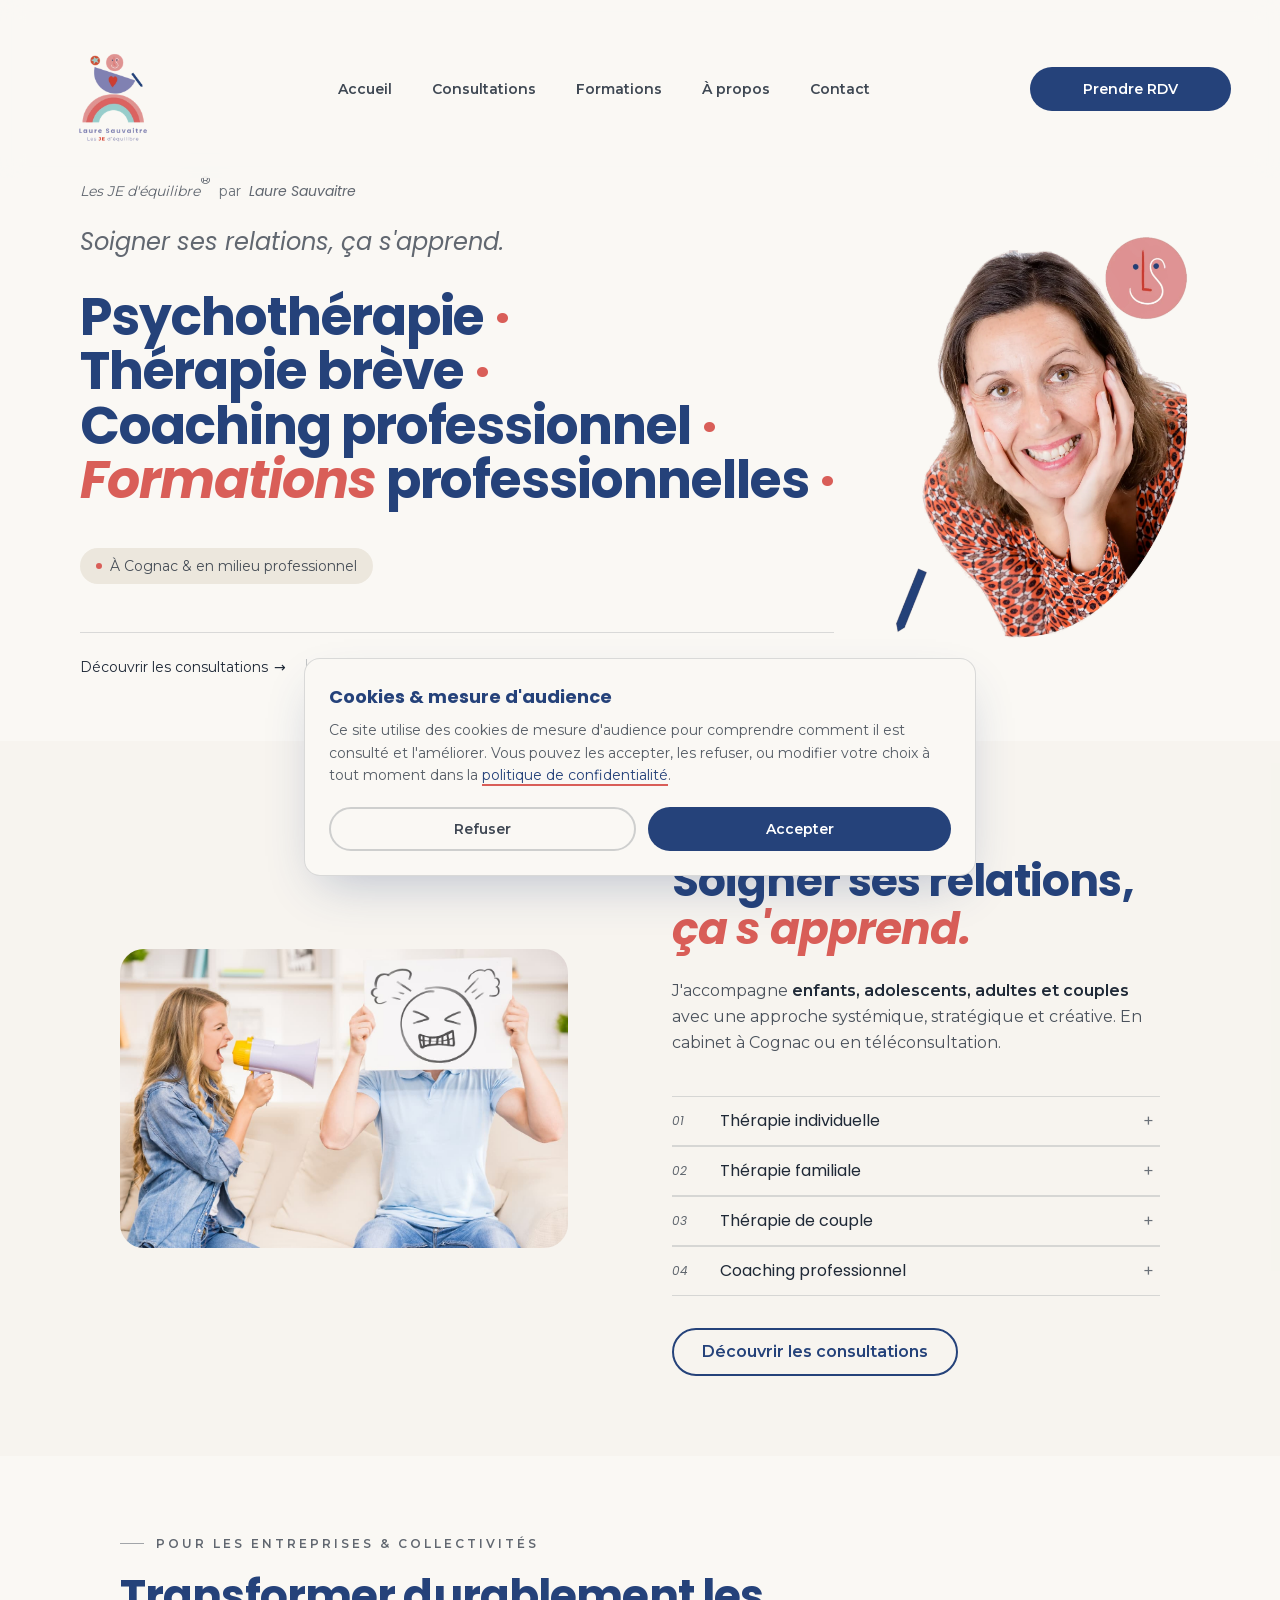
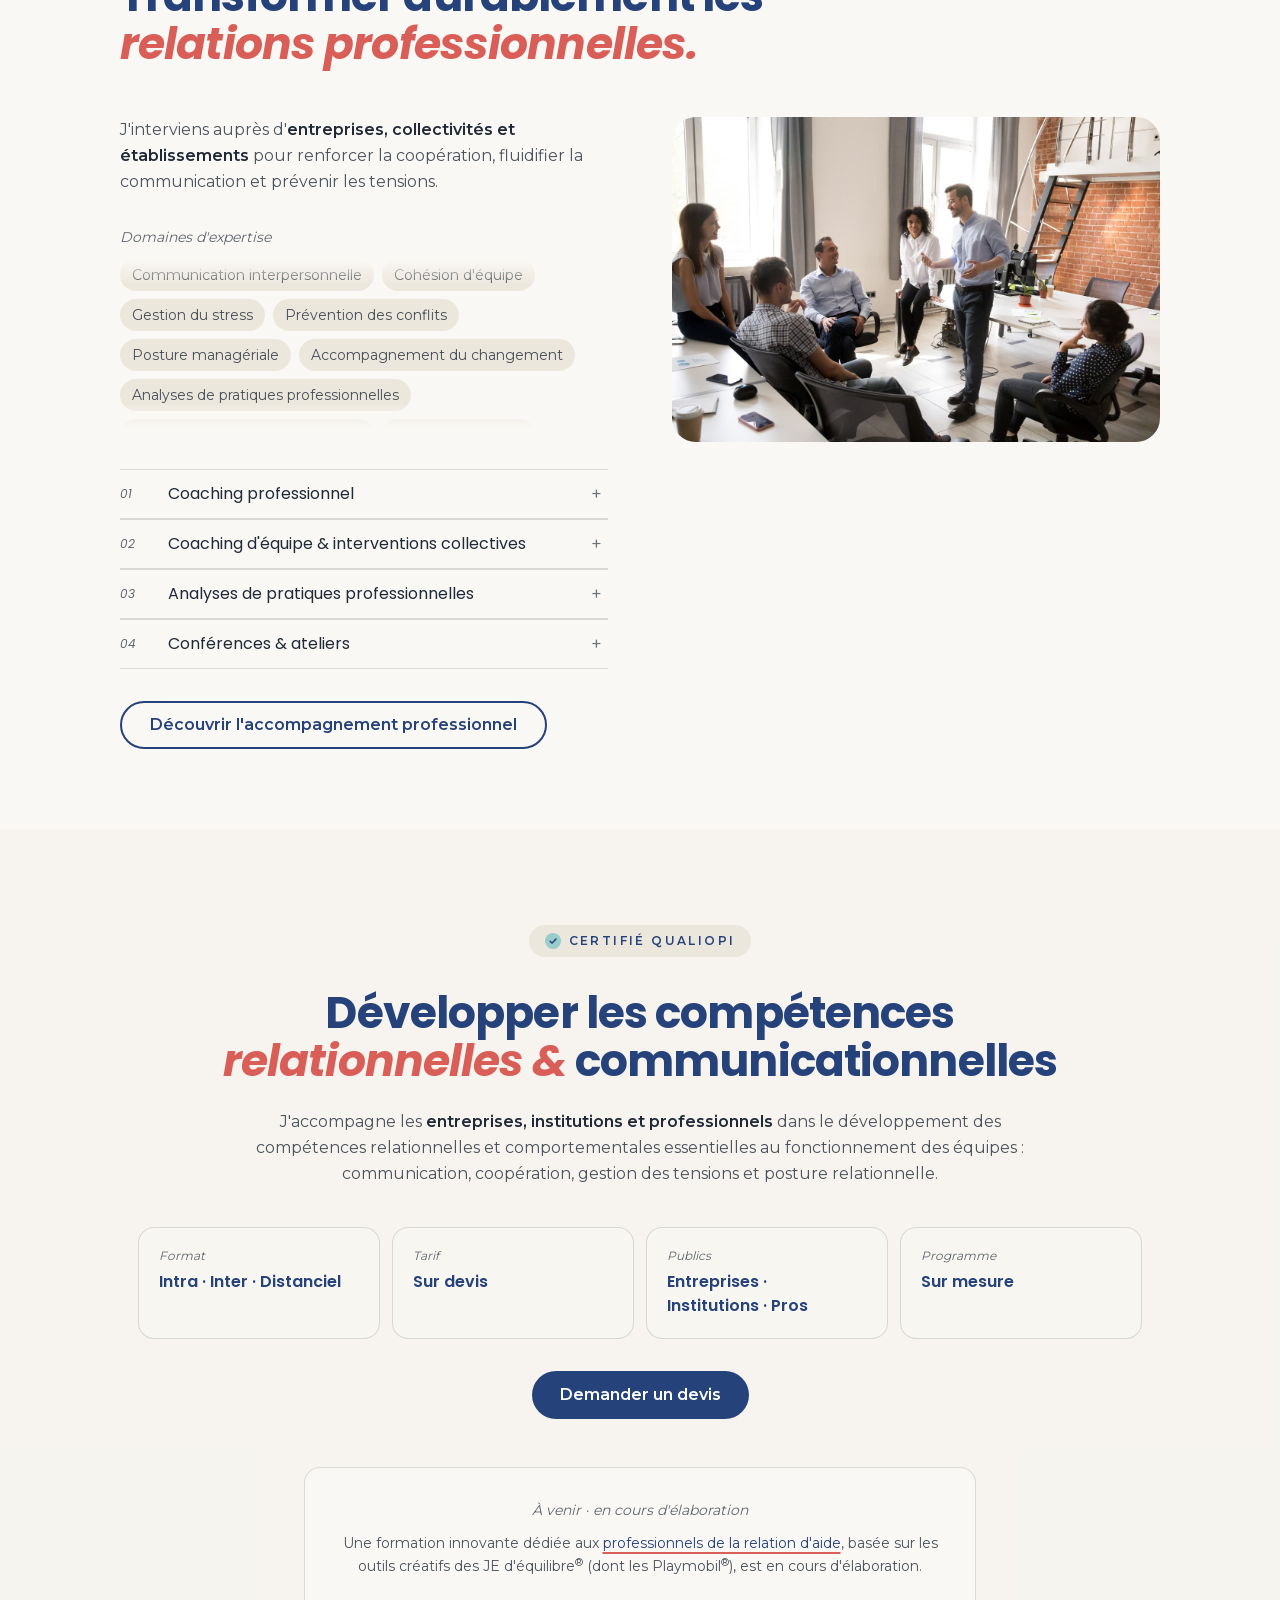
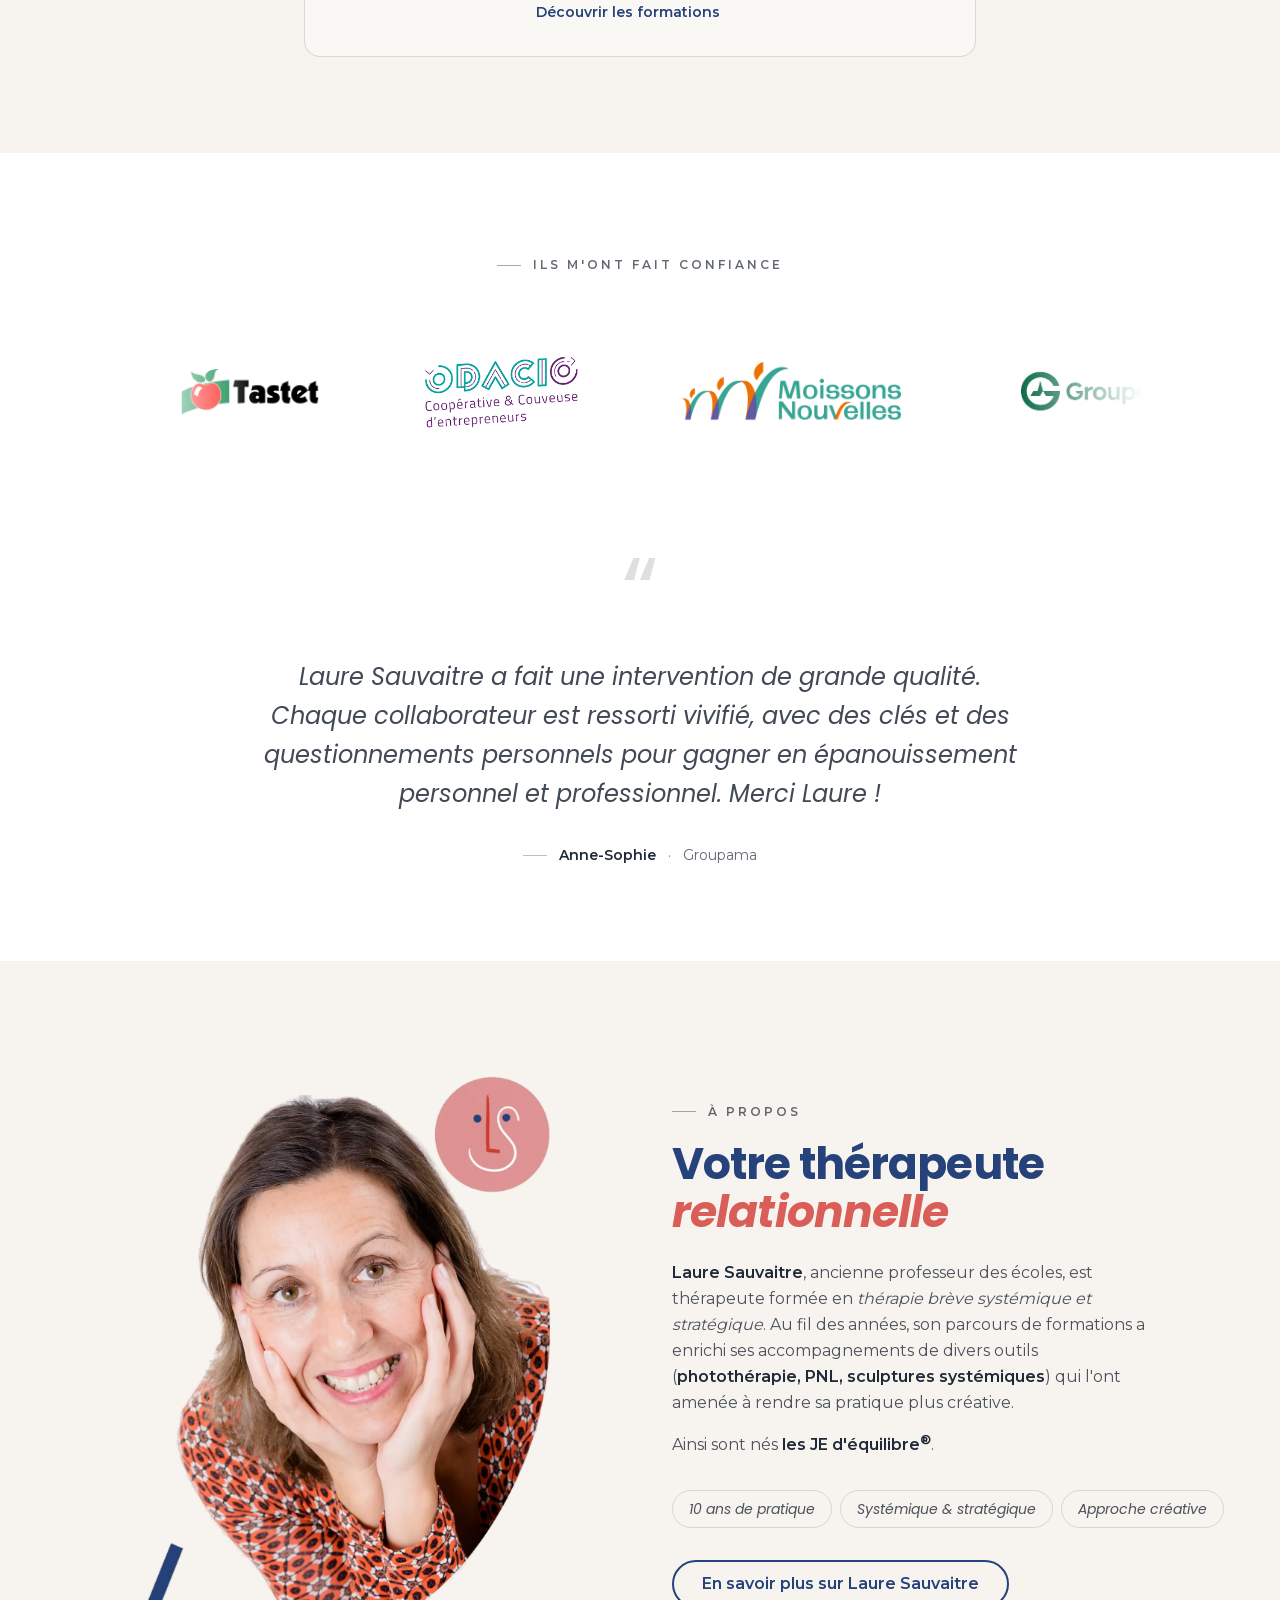
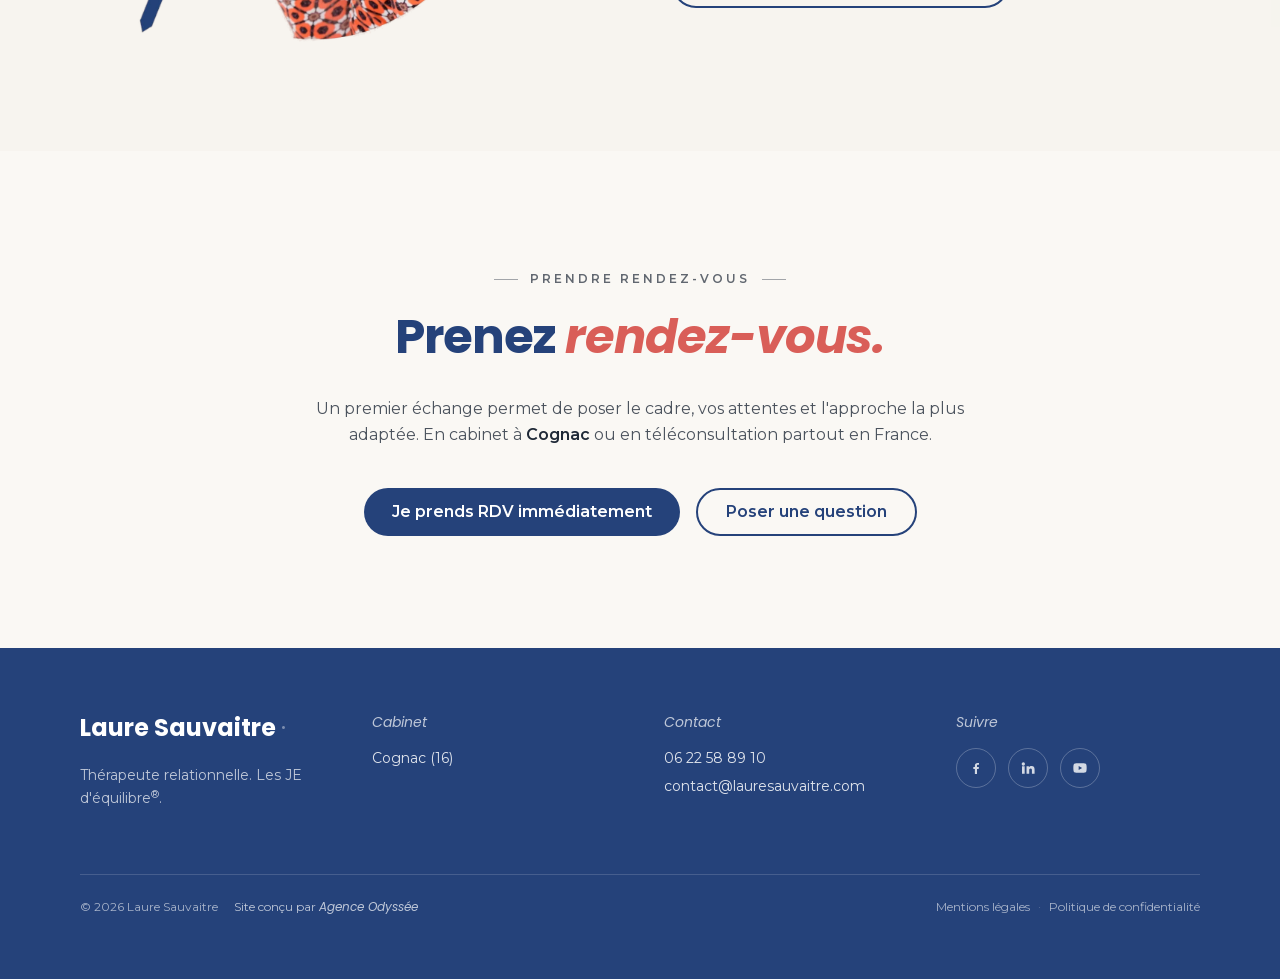
<file: index.html>
<!DOCTYPE html><html lang="fr" class="poppins_9fc342ce-module__eHRihq__variable montserrat_749a012d-module__NJFDTW__variable h-full antialiased"><head><meta charSet="utf-8"/><meta name="viewport" content="width=device-width, initial-scale=1"/><link rel="preload" href="/_next/static/media/47fe1b7cd6e6ed85-s.p.0~mcdl10zdfb3.woff2" as="font" crossorigin="" type="font/woff2"/><link rel="preload" href="/_next/static/media/6aac95a85db691f1-s.p.0qkjcfd5a90c2.woff2" as="font" crossorigin="" type="font/woff2"/><link rel="preload" href="/_next/static/media/829ba4228c966254-s.p.0ub.k0om~_-xi.woff2" as="font" crossorigin="" type="font/woff2"/><link rel="preload" href="/_next/static/media/a218039a3287bcfd-s.p.17-1enzs_j91b.woff2" as="font" crossorigin="" type="font/woff2"/><link rel="preload" href="/_next/static/media/b06c83c7cc676c09-s.p.15p9cfi8srt_k.woff2" as="font" crossorigin="" type="font/woff2"/><link rel="preload" href="/_next/static/media/b6620be20ad708dd-s.p.15glw.3ya746x.woff2" as="font" crossorigin="" type="font/woff2"/><link rel="preload" href="/_next/static/media/e2334d715941921e-s.p.12skym0rqknxy.woff2" as="font" crossorigin="" type="font/woff2"/><link rel="preload" href="/_next/static/media/e8f2fbee2754df70-s.p.0fzkl03jw-sdz.woff2" as="font" crossorigin="" type="font/woff2"/><link rel="preload" href="/_next/static/media/edcf447d6990da7e-s.p.0rmnzjlzsvg7u.woff2" as="font" crossorigin="" type="font/woff2"/><link rel="preload" href="/brand/portrait_laure.webp" as="image" fetchPriority="high"/><link rel="preload" as="image" href="/brand/logo.webp"/><link rel="preload" href="/brand/therapie-relationnelle.jpg" as="image"/><link rel="preload" href="/brand/accompagnement-organisations.jpg" as="image"/><link rel="stylesheet" href="/_next/static/chunks/0twuv8_a4w9l..css" data-precedence="next"/><link rel="preload" as="script" fetchPriority="low" href="/_next/static/chunks/0ht900cau6_ur.js"/><script src="/_next/static/chunks/0dgq26a5_oy.a.js" async=""></script><script src="/_next/static/chunks/0n~dq4kpx9xxx.js" async=""></script><script src="/_next/static/chunks/0oui10gukf8nf.js" async=""></script><script src="/_next/static/chunks/turbopack-0kgh._d10w-q9.js" async=""></script><script src="/_next/static/chunks/0p1xu9k1ddqoz.js" async=""></script><script src="/_next/static/chunks/0d3shmwh5_nmn.js" async=""></script><meta name="next-size-adjust" content=""/><title>Laure Sauvaitre · Thérapeute relationnelle &amp; coach systémique</title><meta name="description" content="Thérapeute relationnelle, coach systémique et stratégique à Cognac (Charente). Consultations individuelles, couple, famille, coaching et formations Qualiopi."/><meta name="robots" content="index, follow"/><link rel="canonical" href="https://lauresauvaitre.com"/><meta property="og:title" content="Laure Sauvaitre · Thérapeute relationnelle &amp; coach systémique"/><meta property="og:description" content="Thérapeute relationnelle, coach systémique et stratégique à Cognac (Charente). Consultations individuelles, couple, famille, coaching et formations Qualiopi."/><meta property="og:url" content="https://lauresauvaitre.com"/><meta property="og:site_name" content="Laure Sauvaitre"/><meta property="og:locale" content="fr_FR"/><meta property="og:image" content="https://lauresauvaitre.com/og-default.jpg"/><meta property="og:image:width" content="1200"/><meta property="og:image:height" content="630"/><meta property="og:image:alt" content="Laure Sauvaitre, thérapeute relationnelle et coach systémique en Charente"/><meta property="og:type" content="website"/><meta name="twitter:card" content="summary_large_image"/><meta name="twitter:title" content="Laure Sauvaitre · Thérapeute relationnelle &amp; coach systémique"/><meta name="twitter:description" content="Thérapeute relationnelle, coach systémique et stratégique à Cognac (Charente). Consultations individuelles, couple, famille, coaching et formations Qualiopi."/><meta name="twitter:image" content="https://lauresauvaitre.com/og-default.jpg"/><meta name="twitter:image:alt" content="Laure Sauvaitre, thérapeute relationnelle et coach systémique en Charente"/><meta name="twitter:image:width" content="1200"/><meta name="twitter:image:height" content="630"/><link rel="icon" href="/icon.svg?icon.0c11ujt~tflyj.svg" sizes="any" type="image/svg+xml"/><script src="/_next/static/chunks/03~yq9q893hmn.js" noModule=""></script></head><body class="min-h-full flex flex-col font-body text-foreground bg-background"><div hidden=""><!--$--><!--/$--></div><script type="application/ld+json">{"@context":"https://schema.org","@type":"ProfessionalService","@id":"https://lauresauvaitre.com#organization","name":"Laure Sauvaitre","url":"https://lauresauvaitre.com","logo":"https://lauresauvaitre.com/brand/logo.webp","image":"https://lauresauvaitre.com/og-default.jpg","description":"Thérapeute relationnelle, coach systémique et stratégique à Cognac (Charente). Consultations individuelles, couple, famille, coaching et formations Qualiopi.","priceRange":"€€","telephone":"+33622588910","email":"mailto:contact@lauresauvaitre.com","address":{"@type":"PostalAddress","streetAddress":"24 rue de Segonzac","postalCode":"16100","addressLocality":"Cognac","addressRegion":"Charente","addressCountry":"FR"},"geo":{"@type":"GeoCoordinates","latitude":45.6898,"longitude":-0.3206},"areaServed":[{"@type":"Place","name":"Cognac"},{"@type":"Place","name":"Charente (16)"},{"@type":"Place","name":"Nouvelle-Aquitaine"},{"@type":"Place","name":"France (téléconsultation)"}],"sameAs":["https://www.linkedin.com/in/laure-sauvaitre-4713489b","https://www.facebook.com/lesjedequilibre","https://www.youtube.com/channel/UC7m3uyLe6G8E5Je1PD4fXtQ"],"founder":{"@type":"Person","name":"Laure Sauvaitre","jobTitle":"Thérapeute relationnelle · Coach systémique & stratégique","url":"https://lauresauvaitre.com","image":"https://lauresauvaitre.com/brand/portrait_laure.webp","knowsAbout":["Thérapie systémique et stratégique","Thérapie brève","Thérapie de couple","Thérapie familiale","Coaching d'équipe","Analyse de pratiques professionnelles","Photo-langage","Génogramme","Analyse transactionnelle","Sculptures systémiques","PNL"],"sameAs":["https://www.linkedin.com/in/laure-sauvaitre-4713489b","https://www.facebook.com/lesjedequilibre","https://www.youtube.com/channel/UC7m3uyLe6G8E5Je1PD4fXtQ"],"email":"mailto:contact@lauresauvaitre.com","telephone":"+33622588910","alumniOf":"15 ans professeur des écoles"},"employee":{"@type":"Person","name":"Laure Sauvaitre","jobTitle":"Thérapeute relationnelle · Coach systémique & stratégique","url":"https://lauresauvaitre.com","image":"https://lauresauvaitre.com/brand/portrait_laure.webp","knowsAbout":["Thérapie systémique et stratégique","Thérapie brève","Thérapie de couple","Thérapie familiale","Coaching d'équipe","Analyse de pratiques professionnelles","Photo-langage","Génogramme","Analyse transactionnelle","Sculptures systémiques","PNL"],"sameAs":["https://www.linkedin.com/in/laure-sauvaitre-4713489b","https://www.facebook.com/lesjedequilibre","https://www.youtube.com/channel/UC7m3uyLe6G8E5Je1PD4fXtQ"],"email":"mailto:contact@lauresauvaitre.com","telephone":"+33622588910","alumniOf":"15 ans professeur des écoles"}}</script><header class="sticky top-0 z-40 transition-all duration-300 bg-background/85 backdrop-blur-md"><nav class="mx-auto flex items-center justify-between transition-all duration-300 max-w-[1400px] px-6 md:px-12 py-3 md:py-6 border border-transparent"><a class="inline-flex items-center" aria-label="Accueil Laure Sauvaitre" href="/"><img src="/brand/logo.webp" alt="Laure Sauvaitre" class="w-auto transition-all duration-300 h-16 md:h-32"/></a><ul class="hidden lg:flex items-center gap-10 text-sm text-foreground/85"><li><a class="relative font-semibold hover:text-primary transition-colors after:absolute after:left-0 after:-bottom-1 after:h-[2px] after:w-0 after:bg-primary after:transition-all after:duration-300 hover:after:w-full" href="/">Accueil</a></li><li class="relative"><a class="relative font-semibold hover:text-primary transition-colors after:absolute after:left-0 after:-bottom-1 after:h-[2px] after:w-0 after:bg-primary after:transition-all after:duration-300 hover:after:w-full" aria-haspopup="true" aria-expanded="false" href="/consultations">Consultations</a><div class="absolute left-1/2 -translate-x-1/2 top-full pt-4 transition-all duration-200 opacity-0 -translate-y-1 pointer-events-none"><ul class="min-w-[280px] p-2 rounded-2xl bg-background border border-foreground/10 shadow-[0_12px_32px_-12px_rgba(37,66,122,0.25)]"><li><a class="block px-4 py-3 rounded-xl text-sm font-semibold text-foreground/85 hover:bg-chip/40 hover:text-primary transition-colors" href="/consultations/individuelle">Thérapie individuelle</a></li><li><a class="block px-4 py-3 rounded-xl text-sm font-semibold text-foreground/85 hover:bg-chip/40 hover:text-primary transition-colors" href="/consultations/familiale">Thérapie familiale</a></li><li><a class="block px-4 py-3 rounded-xl text-sm font-semibold text-foreground/85 hover:bg-chip/40 hover:text-primary transition-colors" href="/consultations/couple">Thérapie de couple</a></li><li><a class="block px-4 py-3 rounded-xl text-sm font-semibold text-foreground/85 hover:bg-chip/40 hover:text-primary transition-colors" href="/consultations/coaching">Coaching professionnel</a></li></ul></div></li><li><a class="relative font-semibold hover:text-primary transition-colors after:absolute after:left-0 after:-bottom-1 after:h-[2px] after:w-0 after:bg-primary after:transition-all after:duration-300 hover:after:w-full" href="/formations">Formations</a></li><li><a class="relative font-semibold hover:text-primary transition-colors after:absolute after:left-0 after:-bottom-1 after:h-[2px] after:w-0 after:bg-primary after:transition-all after:duration-300 hover:after:w-full" href="/a-propos">À propos</a></li><li><a class="relative font-semibold hover:text-primary transition-colors after:absolute after:left-0 after:-bottom-1 after:h-[2px] after:w-0 after:bg-primary after:transition-all after:duration-300 hover:after:w-full" href="/contact">Contact</a></li></ul><a href="https://www.ibookthedate.fr/therapeute/16100-cognac/laure-sauvaitre" target="_blank" rel="noopener noreferrer" class="group hidden lg:inline-flex items-center justify-center h-11 px-5 md:px-6 rounded-full bg-primary text-white text-sm font-semibold hover:bg-accent-subtle transition-colors"><span aria-hidden="true" class="inline-block w-[1.5em] mr-2 shrink-0"></span>Prendre RDV<span aria-hidden="true" class="inline-block w-[1.5em] ml-2 shrink-0 -translate-x-1 opacity-0 transition-all duration-200 group-hover:translate-x-0 group-hover:opacity-100">→</span></a><button type="button" class="lg:hidden inline-flex items-center justify-center size-11 rounded-full text-foreground hover:bg-foreground/5 transition-colors" aria-label="Ouvrir le menu" aria-expanded="false"><svg viewBox="0 0 24 24" fill="none" stroke="currentColor" stroke-width="2" stroke-linecap="round" class="size-6" aria-hidden="true"><line x1="4" y1="7" x2="20" y2="7"></line><line x1="4" y1="12" x2="20" y2="12"></line><line x1="4" y1="17" x2="20" y2="17"></line></svg></button></nav></header><div class="fixed inset-0 z-50 bg-background transition-opacity duration-300 lg:hidden opacity-0 pointer-events-none" aria-hidden="true"><div class="flex flex-col h-full px-6 pt-4 pb-10 overflow-y-auto"><div class="flex items-center justify-between"><a class="inline-flex items-center" aria-label="Accueil Laure Sauvaitre" href="/"><img src="/brand/logo.webp" alt="Laure Sauvaitre" class="h-16 w-auto"/></a><button type="button" class="inline-flex items-center justify-center size-11 rounded-full text-foreground hover:bg-foreground/5 transition-colors" aria-label="Fermer le menu"><svg viewBox="0 0 24 24" fill="none" stroke="currentColor" stroke-width="2" stroke-linecap="round" class="size-6" aria-hidden="true"><line x1="6" y1="6" x2="18" y2="18"></line><line x1="6" y1="18" x2="18" y2="6"></line></svg></button></div><ul class="mt-12 flex flex-col gap-5"><li><a class="font-heading text-3xl text-foreground hover:text-primary transition-colors" href="/">Accueil</a></li><li><button type="button" class="w-full flex items-center justify-between font-heading text-3xl text-foreground hover:text-primary transition-colors" aria-expanded="false">Consultations<span aria-hidden="true" class="text-2xl transition-transform duration-200 ">+</span></button><div class="overflow-hidden transition-all duration-300 max-h-0"><ul class="pl-3 flex flex-col gap-3 border-l-2 border-foreground/15"><li><a class="block pl-4 text-base italic text-foreground/70 hover:text-primary transition-colors" href="/consultations">Toutes les consultations</a></li><li><a class="block pl-4 text-lg text-foreground hover:text-primary transition-colors" href="/consultations/individuelle">Thérapie individuelle</a></li><li><a class="block pl-4 text-lg text-foreground hover:text-primary transition-colors" href="/consultations/familiale">Thérapie familiale</a></li><li><a class="block pl-4 text-lg text-foreground hover:text-primary transition-colors" href="/consultations/couple">Thérapie de couple</a></li><li><a class="block pl-4 text-lg text-foreground hover:text-primary transition-colors" href="/consultations/coaching">Coaching professionnel</a></li></ul></div></li><li><a class="font-heading text-3xl text-foreground hover:text-primary transition-colors" href="/formations">Formations</a></li><li><a class="font-heading text-3xl text-foreground hover:text-primary transition-colors" href="/a-propos">À propos</a></li><li><a class="font-heading text-3xl text-foreground hover:text-primary transition-colors" href="/contact">Contact</a></li></ul><a href="https://www.ibookthedate.fr/therapeute/16100-cognac/laure-sauvaitre" target="_blank" rel="noopener noreferrer" class="mt-auto inline-flex items-center justify-center h-14 px-7 rounded-full bg-primary text-white font-semibold hover:bg-accent-subtle transition-colors">Prendre RDV</a></div></div><main class="flex-1 flex flex-col"><section class="relative"><div class="mx-auto max-w-[1400px] px-6 md:px-16 lg:px-20 pt-6 md:pt-0 pb-12 md:pb-16 grid gap-10 md:gap-12 md:grid-cols-[1.25fr_1fr] md:items-center"><div class="flex flex-col text-center md:text-left"><p class="italic text-sm text-foreground/70">Les JE d&#x27;équilibre<sup class="not-italic text-xs align-super">®</sup><span class="mx-2 text-foreground/65 not-italic">par</span><span class="font-heading">Laure Sauvaitre</span></p><p class="mt-6 italic font-heading text-xl md:text-2xl text-foreground/70 leading-snug">Soigner ses relations, ça s&#x27;apprend.</p><h1 class="mt-8 font-heading font-bold text-primary text-[2rem] md:text-[2.75rem] lg:text-[3.25rem] leading-[1.05] tracking-[-0.02em]">Psychothérapie<span class="text-accent-warm"> · </span><span class="md:whitespace-nowrap">Thérapie brève</span><span class="text-accent-warm"> · </span><span class="md:whitespace-nowrap">Coaching professionnel</span><span class="text-accent-warm"> · </span><span class="md:whitespace-nowrap"><em class="italic text-accent-warm">Formations</em> <!-- -->professionnelles<span class="text-accent-warm"> ·</span></span></h1><div class="mt-10"><span class="inline-flex items-center gap-2 px-4 py-2 rounded-full bg-chip text-foreground/80 text-sm"><span aria-hidden="true" class="size-1.5 rounded-full bg-accent-warm"></span>À Cognac &amp; en milieu professionnel</span></div><div class="md:hidden mt-10"><div class="relative aspect-[3/4] w-full mx-auto md:mx-0 rounded-3xl overflow-hidden max-w-[260px]"><img src="/brand/portrait_laure.webp" alt="Laure Sauvaitre, thérapeute relationnelle et coach systémique" fetchPriority="high" class="absolute inset-0 h-full w-full object-cover"/></div></div><div class="mt-12 border-t border-foreground/15"></div><div class="md:hidden mt-6 grid gap-3 text-left"><a class="group flex items-center justify-between gap-4 px-5 py-4 rounded-2xl bg-accent-soft/15 hover:bg-accent-soft/25 transition-colors" href="/consultations"><div class="flex items-center gap-3"><span aria-hidden="true" class="shrink-0 size-2 rounded-full bg-accent-warm"></span><div><p class="font-semibold text-foreground">Consultations</p><p class="text-xs text-foreground/70 mt-0.5">Individuelle, couple, famille</p></div></div><span aria-hidden="true" class="text-primary text-lg inline-block overflow-hidden max-w-0 -translate-x-1 opacity-0 transition-all duration-200 group-hover:max-w-[1.5em] group-hover:opacity-100 group-hover:translate-x-0">→</span></a><a class="group flex items-center justify-between gap-4 px-5 py-4 rounded-2xl bg-accent-fresh/15 hover:bg-accent-fresh/25 transition-colors" href="/consultations/coaching"><div class="flex items-center gap-3"><span aria-hidden="true" class="shrink-0 size-2 rounded-full bg-accent-subtle"></span><div><p class="font-semibold text-foreground">Accompagnement pro</p><p class="text-xs text-foreground/70 mt-0.5">Coaching systémique &amp; stratégique</p></div></div><span aria-hidden="true" class="text-primary text-lg inline-block overflow-hidden max-w-0 -translate-x-1 opacity-0 transition-all duration-200 group-hover:max-w-[1.5em] group-hover:opacity-100 group-hover:translate-x-0">→</span></a><a class="group flex items-center justify-between gap-4 px-5 py-4 rounded-2xl bg-accent-subtle/15 hover:bg-accent-subtle/25 transition-colors" href="/formations"><div class="flex items-center gap-3"><span aria-hidden="true" class="shrink-0 size-2 rounded-full bg-accent-warm"></span><div><p class="font-semibold text-foreground">Formations professionnelles</p><p class="text-xs text-foreground/70 mt-0.5">Entreprises &amp; institutions · Qualiopi</p></div></div><span aria-hidden="true" class="text-primary text-lg inline-block overflow-hidden max-w-0 -translate-x-1 opacity-0 transition-all duration-200 group-hover:max-w-[1.5em] group-hover:opacity-100 group-hover:translate-x-0">→</span></a></div><ul class="hidden md:flex mt-6 md:flex-nowrap md:justify-start items-center gap-x-5 text-sm"><li><a class="group inline-flex items-center gap-1.5 whitespace-nowrap text-foreground hover:text-accent-warm transition-colors" href="/consultations">Découvrir les consultations<span aria-hidden="true" class="transition-transform group-hover:translate-x-1">→</span></a></li><li aria-hidden="true" class="w-px h-4 bg-foreground/25 self-center"></li><li><a class="group inline-flex items-center gap-1.5 whitespace-nowrap text-foreground hover:text-accent-warm transition-colors" href="/consultations/coaching">Accompagnement professionnel<span aria-hidden="true" class="transition-transform group-hover:translate-x-1">→</span></a></li><li aria-hidden="true" class="w-px h-4 bg-foreground/25 self-center"></li><li><a class="group inline-flex items-center gap-1.5 whitespace-nowrap text-foreground hover:text-accent-warm transition-colors" href="/formations">Formations<span aria-hidden="true" class="transition-transform group-hover:translate-x-1">→</span></a></li></ul></div><div class="relative aspect-[3/4] w-full mx-auto md:mx-0 rounded-3xl overflow-hidden hidden md:block md:mt-4 max-w-md"><img src="/brand/portrait_laure.webp" alt="Laure Sauvaitre, thérapeute relationnelle et coach systémique" fetchPriority="high" class="absolute inset-0 h-full w-full object-cover"/></div></div></section><section class="py-16 md:py-20 bg-chip/25"><div class="mx-auto max-w-[1200px] px-6 md:px-16 lg:px-20 grid gap-12 md:gap-16 md:grid-cols-2 md:items-center"><div class="relative aspect-[3/2] w-full max-w-md mx-auto md:mx-0 rounded-3xl overflow-hidden order-2 md:order-1"><img src="/brand/therapie-relationnelle.jpg" alt="Illustration d&#x27;une thérapie relationnelle, accompagnement à l&#x27;écoute et au lien" class="absolute inset-0 h-full w-full object-cover"/></div><div class="order-1 md:order-2"><p class="flex items-center gap-3 text-xs tracking-[0.25em] uppercase text-foreground/70 font-semibold"><span aria-hidden="true" class="h-px w-6 bg-foreground/40"></span>Pour les particuliers</p><h2 class="mt-5 font-heading font-bold text-primary text-[2rem] md:text-[2.25rem] lg:text-[2.75rem] leading-[1.1] tracking-[-0.02em]">Soigner ses relations,<br/><em class="italic text-accent-warm">ça s&#x27;apprend.</em></h2><p class="mt-6 text-sm md:text-base text-foreground/80 leading-relaxed">J&#x27;accompagne<!-- --> <strong class="font-semibold text-foreground">enfants, adolescents, adultes et couples</strong> <!-- -->avec une approche systémique, stratégique et créative. En cabinet à Cognac ou en téléconsultation.</p><ul class="mt-10"><li><details name="consultations-accordion" class="group border-b border-foreground/15 first:border-t transition-all duration-200 open:bg-background open:rounded-xl md:open:-mx-3 md:open:px-3 open:shadow-[0_8px_24px_-12px_rgba(37,66,122,0.2)] open:border-transparent"><summary class="flex items-center gap-4 py-3 md:px-3 md:-mx-3 cursor-pointer select-none list-none transition-all duration-200 rounded-xl hover:-translate-y-0.5 hover:shadow-[0_8px_24px_-12px_rgba(37,66,122,0.25)] hover:bg-background hover:border-transparent group-open:mx-0 group-open:px-0 group-open:translate-y-0 group-open:shadow-none group-open:bg-transparent [&amp;::-webkit-details-marker]:hidden"><span class="italic font-heading text-xs text-foreground/70 shrink-0 w-8">01</span><span class="flex-1 font-heading text-sm md:text-base text-foreground group-hover:text-accent-warm group-open:text-accent-warm transition-colors">Thérapie individuelle</span><span aria-hidden="true" class="shrink-0 size-6 flex items-center justify-center text-foreground/65 text-lg leading-none group-open:rotate-45 group-open:text-accent-warm transition-transform duration-200">+</span></summary><div class="pl-11 pr-3 pb-5 pt-1"><p class="text-sm text-foreground/75 leading-relaxed">Un espace pour explorer vos ressentis, dénouer vos blocages et retrouver un équilibre intérieur. Pour enfants, adolescents et adultes.</p><a class="group/cta relative mt-4 inline-flex items-center text-sm font-semibold text-primary hover:text-accent-warm transition-colors pr-6" href="/consultations/individuelle"><span class="md:transition-transform md:duration-200 md:group-hover/cta:-translate-x-2">En savoir plus</span><span aria-hidden="true" class="hidden md:block absolute right-0 -translate-x-1 opacity-0 transition-all duration-200 group-hover/cta:translate-x-0 group-hover/cta:opacity-100">→</span></a></div></details></li><li><details name="consultations-accordion" class="group border-b border-foreground/15 first:border-t transition-all duration-200 open:bg-background open:rounded-xl md:open:-mx-3 md:open:px-3 open:shadow-[0_8px_24px_-12px_rgba(37,66,122,0.2)] open:border-transparent"><summary class="flex items-center gap-4 py-3 md:px-3 md:-mx-3 cursor-pointer select-none list-none transition-all duration-200 rounded-xl hover:-translate-y-0.5 hover:shadow-[0_8px_24px_-12px_rgba(37,66,122,0.25)] hover:bg-background hover:border-transparent group-open:mx-0 group-open:px-0 group-open:translate-y-0 group-open:shadow-none group-open:bg-transparent [&amp;::-webkit-details-marker]:hidden"><span class="italic font-heading text-xs text-foreground/70 shrink-0 w-8">02</span><span class="flex-1 font-heading text-sm md:text-base text-foreground group-hover:text-accent-warm group-open:text-accent-warm transition-colors">Thérapie familiale</span><span aria-hidden="true" class="shrink-0 size-6 flex items-center justify-center text-foreground/65 text-lg leading-none group-open:rotate-45 group-open:text-accent-warm transition-transform duration-200">+</span></summary><div class="pl-11 pr-3 pb-5 pt-1"><p class="text-sm text-foreground/75 leading-relaxed">Comprendre les dynamiques à l&#x27;œuvre dans votre famille et construire ensemble de nouvelles manières de communiquer, d&#x27;écouter, d&#x27;habiter les liens.</p><a class="group/cta relative mt-4 inline-flex items-center text-sm font-semibold text-primary hover:text-accent-warm transition-colors pr-6" href="/consultations/familiale"><span class="md:transition-transform md:duration-200 md:group-hover/cta:-translate-x-2">En savoir plus</span><span aria-hidden="true" class="hidden md:block absolute right-0 -translate-x-1 opacity-0 transition-all duration-200 group-hover/cta:translate-x-0 group-hover/cta:opacity-100">→</span></a></div></details></li><li><details name="consultations-accordion" class="group border-b border-foreground/15 first:border-t transition-all duration-200 open:bg-background open:rounded-xl md:open:-mx-3 md:open:px-3 open:shadow-[0_8px_24px_-12px_rgba(37,66,122,0.2)] open:border-transparent"><summary class="flex items-center gap-4 py-3 md:px-3 md:-mx-3 cursor-pointer select-none list-none transition-all duration-200 rounded-xl hover:-translate-y-0.5 hover:shadow-[0_8px_24px_-12px_rgba(37,66,122,0.25)] hover:bg-background hover:border-transparent group-open:mx-0 group-open:px-0 group-open:translate-y-0 group-open:shadow-none group-open:bg-transparent [&amp;::-webkit-details-marker]:hidden"><span class="italic font-heading text-xs text-foreground/70 shrink-0 w-8">03</span><span class="flex-1 font-heading text-sm md:text-base text-foreground group-hover:text-accent-warm group-open:text-accent-warm transition-colors">Thérapie de couple</span><span aria-hidden="true" class="shrink-0 size-6 flex items-center justify-center text-foreground/65 text-lg leading-none group-open:rotate-45 group-open:text-accent-warm transition-transform duration-200">+</span></summary><div class="pl-11 pr-3 pb-5 pt-1"><p class="text-sm text-foreground/75 leading-relaxed">Retrouver compréhension mutuelle, dépasser les conflits récurrents et bâtir un nouvel équilibre à deux, dans le respect de ce que chacun est.</p><a class="group/cta relative mt-4 inline-flex items-center text-sm font-semibold text-primary hover:text-accent-warm transition-colors pr-6" href="/consultations/couple"><span class="md:transition-transform md:duration-200 md:group-hover/cta:-translate-x-2">En savoir plus</span><span aria-hidden="true" class="hidden md:block absolute right-0 -translate-x-1 opacity-0 transition-all duration-200 group-hover/cta:translate-x-0 group-hover/cta:opacity-100">→</span></a></div></details></li><li><details name="consultations-accordion" class="group border-b border-foreground/15 first:border-t transition-all duration-200 open:bg-background open:rounded-xl md:open:-mx-3 md:open:px-3 open:shadow-[0_8px_24px_-12px_rgba(37,66,122,0.2)] open:border-transparent"><summary class="flex items-center gap-4 py-3 md:px-3 md:-mx-3 cursor-pointer select-none list-none transition-all duration-200 rounded-xl hover:-translate-y-0.5 hover:shadow-[0_8px_24px_-12px_rgba(37,66,122,0.25)] hover:bg-background hover:border-transparent group-open:mx-0 group-open:px-0 group-open:translate-y-0 group-open:shadow-none group-open:bg-transparent [&amp;::-webkit-details-marker]:hidden"><span class="italic font-heading text-xs text-foreground/70 shrink-0 w-8">04</span><span class="flex-1 font-heading text-sm md:text-base text-foreground group-hover:text-accent-warm group-open:text-accent-warm transition-colors">Coaching professionnel</span><span aria-hidden="true" class="shrink-0 size-6 flex items-center justify-center text-foreground/65 text-lg leading-none group-open:rotate-45 group-open:text-accent-warm transition-transform duration-200">+</span></summary><div class="pl-11 pr-3 pb-5 pt-1"><p class="text-sm text-foreground/75 leading-relaxed">Un accompagnement court et orienté solutions pour clarifier une situation, prendre une décision ou sortir d&#x27;un blocage professionnel ou personnel.</p><a class="group/cta relative mt-4 inline-flex items-center text-sm font-semibold text-primary hover:text-accent-warm transition-colors pr-6" href="/consultations/coaching"><span class="md:transition-transform md:duration-200 md:group-hover/cta:-translate-x-2">En savoir plus</span><span aria-hidden="true" class="hidden md:block absolute right-0 -translate-x-1 opacity-0 transition-all duration-200 group-hover/cta:translate-x-0 group-hover/cta:opacity-100">→</span></a></div></details></li></ul><a class="group relative mt-8 inline-flex h-12 items-center justify-center px-7 rounded-full border-2 border-primary text-primary font-semibold hover:bg-primary hover:text-white transition-colors" href="/consultations"><span class="md:transition-transform md:duration-200 md:group-hover:-translate-x-2">Découvrir les consultations</span><span aria-hidden="true" class="hidden md:block absolute right-4 -translate-x-1 opacity-0 transition-all duration-200 group-hover:translate-x-0 group-hover:opacity-100">→</span></a></div></div></section><section class="py-16 md:py-20"><div class="mx-auto max-w-[1200px] px-6 md:px-16 lg:px-20"><p class="flex items-center gap-3 text-xs tracking-[0.25em] uppercase text-foreground/70 font-semibold"><span aria-hidden="true" class="h-px w-6 bg-foreground/40"></span>Pour les entreprises &amp; collectivités</p><h2 class="mt-5 font-heading font-bold text-primary text-[2rem] md:text-[2.25rem] lg:text-[2.75rem] leading-[1.1] tracking-[-0.02em] max-w-5xl">Transformer durablement les<br/><em class="italic text-accent-warm">relations professionnelles.</em></h2><div class="mt-12 grid gap-12 md:gap-16 md:grid-cols-2 md:items-start"><div><p class="text-sm md:text-base text-foreground/80 leading-relaxed">J&#x27;interviens auprès d&#x27;<strong class="font-semibold text-foreground">entreprises, collectivités et établissements</strong> <!-- -->pour renforcer la coopération, fluidifier la communication et prévenir les tensions.</p><p class="mt-8 italic text-sm text-foreground/70">Domaines d&#x27;expertise</p><div class="relative mt-3 h-[170px] overflow-hidden" style="mask-image:linear-gradient(to bottom, transparent 0%, black 15%, black 85%, transparent 100%);-webkit-mask-image:linear-gradient(to bottom, transparent 0%, black 15%, black 85%, transparent 100%)"><div data-scroll-up="true" class="flex flex-col gap-2 hover:[animation-play-state:paused]" style="animation:scroll-up-loop 28s linear infinite"><ul class="flex flex-wrap gap-2" aria-hidden="false"><li class="px-3 py-1.5 rounded-full bg-chip text-xs md:text-sm text-foreground/80 whitespace-nowrap">Communication interpersonnelle</li><li class="px-3 py-1.5 rounded-full bg-chip text-xs md:text-sm text-foreground/80 whitespace-nowrap">Cohésion d&#x27;équipe</li><li class="px-3 py-1.5 rounded-full bg-chip text-xs md:text-sm text-foreground/80 whitespace-nowrap">Gestion du stress</li><li class="px-3 py-1.5 rounded-full bg-chip text-xs md:text-sm text-foreground/80 whitespace-nowrap">Prévention des conflits</li><li class="px-3 py-1.5 rounded-full bg-chip text-xs md:text-sm text-foreground/80 whitespace-nowrap">Posture managériale</li><li class="px-3 py-1.5 rounded-full bg-chip text-xs md:text-sm text-foreground/80 whitespace-nowrap">Accompagnement du changement</li><li class="px-3 py-1.5 rounded-full bg-chip text-xs md:text-sm text-foreground/80 whitespace-nowrap">Analyses de pratiques professionnelles</li></ul><ul class="flex flex-wrap gap-2" aria-hidden="true"><li class="px-3 py-1.5 rounded-full bg-chip text-xs md:text-sm text-foreground/80 whitespace-nowrap">Communication interpersonnelle</li><li class="px-3 py-1.5 rounded-full bg-chip text-xs md:text-sm text-foreground/80 whitespace-nowrap">Cohésion d&#x27;équipe</li><li class="px-3 py-1.5 rounded-full bg-chip text-xs md:text-sm text-foreground/80 whitespace-nowrap">Gestion du stress</li><li class="px-3 py-1.5 rounded-full bg-chip text-xs md:text-sm text-foreground/80 whitespace-nowrap">Prévention des conflits</li><li class="px-3 py-1.5 rounded-full bg-chip text-xs md:text-sm text-foreground/80 whitespace-nowrap">Posture managériale</li><li class="px-3 py-1.5 rounded-full bg-chip text-xs md:text-sm text-foreground/80 whitespace-nowrap">Accompagnement du changement</li><li class="px-3 py-1.5 rounded-full bg-chip text-xs md:text-sm text-foreground/80 whitespace-nowrap">Analyses de pratiques professionnelles</li></ul><ul class="flex flex-wrap gap-2" aria-hidden="true"><li class="px-3 py-1.5 rounded-full bg-chip text-xs md:text-sm text-foreground/80 whitespace-nowrap">Communication interpersonnelle</li><li class="px-3 py-1.5 rounded-full bg-chip text-xs md:text-sm text-foreground/80 whitespace-nowrap">Cohésion d&#x27;équipe</li><li class="px-3 py-1.5 rounded-full bg-chip text-xs md:text-sm text-foreground/80 whitespace-nowrap">Gestion du stress</li><li class="px-3 py-1.5 rounded-full bg-chip text-xs md:text-sm text-foreground/80 whitespace-nowrap">Prévention des conflits</li><li class="px-3 py-1.5 rounded-full bg-chip text-xs md:text-sm text-foreground/80 whitespace-nowrap">Posture managériale</li><li class="px-3 py-1.5 rounded-full bg-chip text-xs md:text-sm text-foreground/80 whitespace-nowrap">Accompagnement du changement</li><li class="px-3 py-1.5 rounded-full bg-chip text-xs md:text-sm text-foreground/80 whitespace-nowrap">Analyses de pratiques professionnelles</li></ul></div></div><ul class="mt-10"><li><details name="pro-accordion" class="group border-b border-foreground/15 first:border-t transition-all duration-200 open:bg-background open:rounded-xl md:open:-mx-3 md:open:px-3 open:shadow-[0_8px_24px_-12px_rgba(37,66,122,0.2)] open:border-transparent"><summary class="flex items-center gap-4 py-3 md:px-3 md:-mx-3 cursor-pointer select-none list-none transition-all duration-200 rounded-xl hover:-translate-y-0.5 hover:shadow-[0_8px_24px_-12px_rgba(37,66,122,0.25)] hover:bg-background hover:border-transparent group-open:mx-0 group-open:px-0 group-open:translate-y-0 group-open:shadow-none group-open:bg-transparent [&amp;::-webkit-details-marker]:hidden"><span class="italic font-heading text-xs text-foreground/70 shrink-0 w-8">01</span><span class="flex-1 font-heading text-sm md:text-base text-foreground group-hover:text-accent-warm group-open:text-accent-warm transition-colors">Coaching professionnel</span><span aria-hidden="true" class="shrink-0 size-6 flex items-center justify-center text-foreground/65 text-lg leading-none group-open:rotate-45 group-open:text-accent-warm transition-transform duration-200">+</span></summary><div class="pl-11 pr-3 pb-5 pt-1"><p class="text-sm text-foreground/75 leading-relaxed">Accompagnement court et ciblé pour dirigeants et managers face à un enjeu relationnel, une transition ou une prise de décision.</p><a class="group/cta relative mt-4 inline-flex items-center text-sm font-semibold text-primary hover:text-accent-warm transition-colors pr-6" href="/consultations/coaching"><span class="md:transition-transform md:duration-200 md:group-hover/cta:-translate-x-2">En savoir plus</span><span aria-hidden="true" class="hidden md:block absolute right-0 -translate-x-1 opacity-0 transition-all duration-200 group-hover/cta:translate-x-0 group-hover/cta:opacity-100">→</span></a></div></details></li><li><details name="pro-accordion" class="group border-b border-foreground/15 first:border-t transition-all duration-200 open:bg-background open:rounded-xl md:open:-mx-3 md:open:px-3 open:shadow-[0_8px_24px_-12px_rgba(37,66,122,0.2)] open:border-transparent"><summary class="flex items-center gap-4 py-3 md:px-3 md:-mx-3 cursor-pointer select-none list-none transition-all duration-200 rounded-xl hover:-translate-y-0.5 hover:shadow-[0_8px_24px_-12px_rgba(37,66,122,0.25)] hover:bg-background hover:border-transparent group-open:mx-0 group-open:px-0 group-open:translate-y-0 group-open:shadow-none group-open:bg-transparent [&amp;::-webkit-details-marker]:hidden"><span class="italic font-heading text-xs text-foreground/70 shrink-0 w-8">02</span><span class="flex-1 font-heading text-sm md:text-base text-foreground group-hover:text-accent-warm group-open:text-accent-warm transition-colors">Coaching d&#x27;équipe &amp; interventions collectives</span><span aria-hidden="true" class="shrink-0 size-6 flex items-center justify-center text-foreground/65 text-lg leading-none group-open:rotate-45 group-open:text-accent-warm transition-transform duration-200">+</span></summary><div class="pl-11 pr-3 pb-5 pt-1"><p class="text-sm text-foreground/75 leading-relaxed">Interventions sur site pour renforcer la cohésion, dénouer un conflit ou accompagner une transformation organisationnelle.</p><a class="group/cta relative mt-4 inline-flex items-center text-sm font-semibold text-primary hover:text-accent-warm transition-colors pr-6" href="/formations"><span class="md:transition-transform md:duration-200 md:group-hover/cta:-translate-x-2">En savoir plus</span><span aria-hidden="true" class="hidden md:block absolute right-0 -translate-x-1 opacity-0 transition-all duration-200 group-hover/cta:translate-x-0 group-hover/cta:opacity-100">→</span></a></div></details></li><li><details name="pro-accordion" class="group border-b border-foreground/15 first:border-t transition-all duration-200 open:bg-background open:rounded-xl md:open:-mx-3 md:open:px-3 open:shadow-[0_8px_24px_-12px_rgba(37,66,122,0.2)] open:border-transparent"><summary class="flex items-center gap-4 py-3 md:px-3 md:-mx-3 cursor-pointer select-none list-none transition-all duration-200 rounded-xl hover:-translate-y-0.5 hover:shadow-[0_8px_24px_-12px_rgba(37,66,122,0.25)] hover:bg-background hover:border-transparent group-open:mx-0 group-open:px-0 group-open:translate-y-0 group-open:shadow-none group-open:bg-transparent [&amp;::-webkit-details-marker]:hidden"><span class="italic font-heading text-xs text-foreground/70 shrink-0 w-8">03</span><span class="flex-1 font-heading text-sm md:text-base text-foreground group-hover:text-accent-warm group-open:text-accent-warm transition-colors">Analyses de pratiques professionnelles</span><span aria-hidden="true" class="shrink-0 size-6 flex items-center justify-center text-foreground/65 text-lg leading-none group-open:rotate-45 group-open:text-accent-warm transition-transform duration-200">+</span></summary><div class="pl-11 pr-3 pb-5 pt-1"><p class="text-sm text-foreground/75 leading-relaxed">Espace régulier de mise en mots et de recul pour les équipes soignantes, éducatives, sociales ou managériales.</p><a class="group/cta relative mt-4 inline-flex items-center text-sm font-semibold text-primary hover:text-accent-warm transition-colors pr-6" href="/formations"><span class="md:transition-transform md:duration-200 md:group-hover/cta:-translate-x-2">En savoir plus</span><span aria-hidden="true" class="hidden md:block absolute right-0 -translate-x-1 opacity-0 transition-all duration-200 group-hover/cta:translate-x-0 group-hover/cta:opacity-100">→</span></a></div></details></li><li><details name="pro-accordion" class="group border-b border-foreground/15 first:border-t transition-all duration-200 open:bg-background open:rounded-xl md:open:-mx-3 md:open:px-3 open:shadow-[0_8px_24px_-12px_rgba(37,66,122,0.2)] open:border-transparent"><summary class="flex items-center gap-4 py-3 md:px-3 md:-mx-3 cursor-pointer select-none list-none transition-all duration-200 rounded-xl hover:-translate-y-0.5 hover:shadow-[0_8px_24px_-12px_rgba(37,66,122,0.25)] hover:bg-background hover:border-transparent group-open:mx-0 group-open:px-0 group-open:translate-y-0 group-open:shadow-none group-open:bg-transparent [&amp;::-webkit-details-marker]:hidden"><span class="italic font-heading text-xs text-foreground/70 shrink-0 w-8">04</span><span class="flex-1 font-heading text-sm md:text-base text-foreground group-hover:text-accent-warm group-open:text-accent-warm transition-colors">Conférences &amp; ateliers</span><span aria-hidden="true" class="shrink-0 size-6 flex items-center justify-center text-foreground/65 text-lg leading-none group-open:rotate-45 group-open:text-accent-warm transition-transform duration-200">+</span></summary><div class="pl-11 pr-3 pb-5 pt-1"><p class="text-sm text-foreground/75 leading-relaxed">Interventions thématiques sur mesure : relation, stress, collectif, communication, changement. Formats adaptés à vos enjeux.</p><a class="group/cta relative mt-4 inline-flex items-center text-sm font-semibold text-primary hover:text-accent-warm transition-colors pr-6" href="/formations"><span class="md:transition-transform md:duration-200 md:group-hover/cta:-translate-x-2">En savoir plus</span><span aria-hidden="true" class="hidden md:block absolute right-0 -translate-x-1 opacity-0 transition-all duration-200 group-hover/cta:translate-x-0 group-hover/cta:opacity-100">→</span></a></div></details></li></ul><a class="group relative mt-8 inline-flex h-12 items-center justify-center px-6 md:px-7 rounded-full border-2 border-primary text-primary text-sm md:text-base font-semibold whitespace-nowrap hover:bg-primary hover:text-white transition-colors" href="/formations"><span class="md:transition-transform md:duration-200 md:group-hover:-translate-x-2">Découvrir l&#x27;accompagnement professionnel</span><span aria-hidden="true" class="hidden md:block absolute right-4 -translate-x-1 opacity-0 transition-all duration-200 group-hover:translate-x-0 group-hover:opacity-100">→</span></a></div><div class="relative aspect-[3/2] w-full max-w-xl mx-auto md:mx-0 md:ml-auto rounded-3xl overflow-hidden order-first md:order-last"><img src="/brand/accompagnement-organisations.jpg" alt="Accompagnement des organisations et coaching professionnel, intervention en entreprise" class="absolute inset-0 h-full w-full object-cover"/></div></div></div></section><section class="py-20 md:py-24 bg-chip/25"><div class="mx-auto max-w-[1100px] px-6 md:px-12 text-center"><div class="flex justify-center"><span class="inline-flex items-center gap-2 px-4 py-2 rounded-full bg-chip text-primary text-[0.7rem] md:text-xs tracking-[0.2em] uppercase font-semibold"><span aria-hidden="true" class="size-4 rounded-full bg-accent-fresh inline-flex items-center justify-center"><svg viewBox="0 0 12 12" fill="none" class="size-2.5 text-primary"><path d="M2.5 6.25 L5 8.5 L9.5 3.75" stroke="currentColor" stroke-width="1.75" stroke-linecap="round" stroke-linejoin="round"></path></svg></span>Certifié Qualiopi</span></div><h2 class="mt-8 font-heading font-bold text-primary text-[2rem] md:text-[2.25rem] lg:text-[2.75rem] leading-[1.1] tracking-[-0.02em]">Développer les compétences<br/><em class="italic text-accent-warm">relationnelles</em> <span class="italic text-accent-warm">&amp;</span> <!-- -->communicationnelles</h2><p class="mt-6 max-w-3xl mx-auto text-sm md:text-base text-foreground/80 leading-relaxed">J&#x27;accompagne les<!-- --> <strong class="font-semibold text-foreground">entreprises, institutions et professionnels</strong> <!-- -->dans le développement des compétences relationnelles et comportementales essentielles au fonctionnement des équipes : communication, coopération, gestion des tensions et posture relationnelle.</p><ul class="mt-10 grid grid-cols-2 md:grid-cols-4 gap-3"><li class="p-5 rounded-2xl border border-foreground/15 bg-background/50 text-left"><p class="italic text-xs text-foreground/70">Format</p><p class="mt-1.5 font-heading font-semibold text-sm md:text-base text-primary">Intra · Inter · Distanciel</p></li><li class="p-5 rounded-2xl border border-foreground/15 bg-background/50 text-left"><p class="italic text-xs text-foreground/70">Tarif</p><p class="mt-1.5 font-heading font-semibold text-sm md:text-base text-primary">Sur devis</p></li><li class="p-5 rounded-2xl border border-foreground/15 bg-background/50 text-left"><p class="italic text-xs text-foreground/70">Publics</p><p class="mt-1.5 font-heading font-semibold text-sm md:text-base text-primary">Entreprises · Institutions · Pros</p></li><li class="p-5 rounded-2xl border border-foreground/15 bg-background/50 text-left"><p class="italic text-xs text-foreground/70">Programme</p><p class="mt-1.5 font-heading font-semibold text-sm md:text-base text-primary">Sur mesure</p></li></ul><a class="group relative mt-8 inline-flex h-12 items-center justify-center px-7 rounded-full bg-primary text-white font-semibold hover:bg-accent-subtle transition-colors" href="/contact"><span class="md:transition-transform md:duration-200 md:group-hover:-translate-x-2">Demander un devis</span><span aria-hidden="true" class="hidden md:block absolute right-4 -translate-x-1 opacity-0 transition-all duration-200 group-hover:translate-x-0 group-hover:opacity-100">→</span></a><div class="mt-12 p-6 md:p-8 max-w-2xl mx-auto rounded-2xl border border-foreground/15 bg-background"><p class="italic text-sm text-foreground/70">À venir · en cours d&#x27;élaboration</p><p class="mt-3 text-sm text-foreground/80 leading-relaxed">Une formation innovante dédiée aux<!-- --> <a class="text-primary underline decoration-accent-warm decoration-2 underline-offset-4 hover:text-accent-warm transition-colors" href="/formations">professionnels de la relation d&#x27;aide</a>, basée sur les outils créatifs des JE d&#x27;équilibre<sup>®</sup> (dont les Playmobil<sup>®</sup>), est en cours d&#x27;élaboration.</p><a class="group relative mt-6 inline-flex items-center text-sm font-semibold text-primary hover:text-accent-warm transition-colors md:pr-6" href="/formations"><span class="md:transition-transform md:duration-200 md:group-hover:-translate-x-2">Découvrir les formations</span><span aria-hidden="true" class="hidden md:block absolute right-0 -translate-x-1 opacity-0 transition-all duration-200 group-hover:translate-x-0 group-hover:opacity-100">→</span></a></div></div></section><section class="py-20 md:py-24 bg-white"><div class="mx-auto max-w-[1100px] px-6 md:px-12 text-center"><p class="inline-flex items-center gap-3 text-xs tracking-[0.25em] uppercase text-foreground/70 font-semibold"><span aria-hidden="true" class="h-px w-6 bg-foreground/40"></span>Ils m&#x27;ont fait confiance</p><div class="mt-8"><div class="py-10 overflow-hidden" style="mask-image:linear-gradient(to right, transparent 0%, black 12%, black 88%, transparent 100%);-webkit-mask-image:linear-gradient(to right, transparent 0%, black 12%, black 88%, transparent 100%)"><div data-scroll-left="true" class="flex items-center w-max" style="animation:scroll-left-loop 22s linear infinite"><div class="shrink-0 w-[140px] flex items-center justify-center md:w-auto md:mx-10" aria-hidden="false"><img src="/brand/clients/tastet.jpg" alt="TASTET" loading="lazy" class="max-h-20 md:max-h-24 w-auto max-w-full object-contain"/></div><div class="shrink-0 w-[140px] flex items-center justify-center md:w-auto md:mx-10" aria-hidden="false"><img src="/brand/clients/odacio.png" alt="Odacio" loading="lazy" class="max-h-20 md:max-h-24 w-auto max-w-full object-contain"/></div><div class="shrink-0 w-[140px] flex items-center justify-center md:w-auto md:mx-10" aria-hidden="false"><img src="/brand/clients/moissons-nouvelles.png" alt="Moissons Nouvelles" loading="lazy" class="h-14 md:h-16 w-auto max-w-full object-contain"/></div><div class="shrink-0 w-[140px] flex items-center justify-center md:w-auto md:mx-10" aria-hidden="false"><img src="/brand/clients/groupama.jpg" alt="Groupama" loading="lazy" class="max-h-20 md:max-h-24 w-auto max-w-full object-contain"/></div><div class="shrink-0 w-[140px] flex items-center justify-center md:w-auto md:mx-10" aria-hidden="true"><img src="/brand/clients/tastet.jpg" alt="" loading="lazy" class="max-h-20 md:max-h-24 w-auto max-w-full object-contain"/></div><div class="shrink-0 w-[140px] flex items-center justify-center md:w-auto md:mx-10" aria-hidden="true"><img src="/brand/clients/odacio.png" alt="" loading="lazy" class="max-h-20 md:max-h-24 w-auto max-w-full object-contain"/></div><div class="shrink-0 w-[140px] flex items-center justify-center md:w-auto md:mx-10" aria-hidden="true"><img src="/brand/clients/moissons-nouvelles.png" alt="" loading="lazy" class="h-14 md:h-16 w-auto max-w-full object-contain"/></div><div class="shrink-0 w-[140px] flex items-center justify-center md:w-auto md:mx-10" aria-hidden="true"><img src="/brand/clients/groupama.jpg" alt="" loading="lazy" class="max-h-20 md:max-h-24 w-auto max-w-full object-contain"/></div></div></div></div><figure class="mt-16"><span aria-hidden="true" class="block text-7xl md:text-8xl leading-none text-foreground/15 font-heading select-none">“</span><blockquote class="mt-4 italic font-heading text-xl md:text-2xl text-foreground/85 leading-relaxed max-w-3xl mx-auto">Laure Sauvaitre a fait une intervention de grande qualité. Chaque collaborateur est ressorti vivifié, avec des clés et des questionnements personnels pour gagner en épanouissement personnel et professionnel. Merci Laure !</blockquote><figcaption class="mt-8 inline-flex items-center gap-3 text-sm"><span aria-hidden="true" class="h-px w-6 bg-foreground/30"></span><span class="font-semibold text-foreground">Anne-Sophie</span><span aria-hidden="true" class="text-foreground/65">·</span><span class="text-foreground/70">Groupama</span></figcaption></figure></div></section><section class="py-20 md:py-24 bg-chip/25"><div class="mx-auto max-w-[1200px] px-6 md:px-16 lg:px-20 grid gap-12 md:gap-16 md:grid-cols-2 md:items-center"><div class="relative aspect-[3/4] w-full max-w-[260px] md:max-w-md mx-auto md:mx-0"><img src="/brand/portrait_laure.webp" alt="Laure Sauvaitre, thérapeute relationnelle et coach systémique" class="absolute inset-0 h-full w-full object-contain"/></div><div><p class="flex items-center gap-3 text-xs tracking-[0.25em] uppercase text-foreground/70 font-semibold"><span aria-hidden="true" class="h-px w-6 bg-foreground/40"></span>À propos</p><h2 class="mt-5 font-heading font-bold text-primary text-[2rem] md:text-[2.25rem] lg:text-[2.75rem] leading-[1.1] tracking-[-0.02em]">Votre thérapeute<br/><em class="italic text-accent-warm">relationnelle</em></h2><p class="mt-6 text-sm md:text-base text-foreground/80 leading-relaxed"><strong class="font-semibold text-foreground">Laure Sauvaitre</strong>, ancienne professeur des écoles, est thérapeute formée en<!-- --> <em class="italic">thérapie brève systémique et stratégique</em>. Au fil des années, son parcours de formations a enrichi ses accompagnements de divers outils (<strong class="font-semibold text-foreground">photothérapie, PNL, sculptures systémiques</strong>) qui l&#x27;ont amenée à rendre sa pratique plus créative.</p><p class="mt-4 text-sm md:text-base text-foreground/80 leading-relaxed">Ainsi sont nés<!-- --> <strong class="font-semibold text-foreground">les JE d&#x27;équilibre<sup>®</sup></strong>.</p><ul class="mt-8 flex flex-wrap md:flex-nowrap gap-2"><li class="px-4 py-2 rounded-full border border-foreground/15 italic font-heading text-sm text-foreground/80 whitespace-nowrap">10 ans de pratique</li><li class="px-4 py-2 rounded-full border border-foreground/15 italic font-heading text-sm text-foreground/80 whitespace-nowrap">Systémique &amp; stratégique</li><li class="px-4 py-2 rounded-full border border-foreground/15 italic font-heading text-sm text-foreground/80 whitespace-nowrap">Approche créative</li></ul><a class="group relative mt-8 inline-flex h-12 items-center justify-center px-7 rounded-full border-2 border-primary text-primary font-semibold hover:bg-primary hover:text-white transition-colors" href="/a-propos"><span class="md:transition-transform md:duration-200 md:group-hover:-translate-x-2">En savoir plus sur Laure Sauvaitre</span><span aria-hidden="true" class="hidden md:block absolute right-4 -translate-x-1 opacity-0 transition-all duration-200 group-hover:translate-x-0 group-hover:opacity-100">→</span></a></div></div></section><section class="py-20 md:py-28"><div class="mx-auto max-w-[900px] px-6 text-center"><p class="inline-flex items-center gap-3 text-xs tracking-[0.25em] uppercase text-foreground/70 font-semibold"><span aria-hidden="true" class="h-px w-6 bg-foreground/40"></span>Prendre rendez-vous<span aria-hidden="true" class="h-px w-6 bg-foreground/40"></span></p><h2 class="mt-6 font-heading font-bold text-primary text-[2rem] md:text-[2.5rem] lg:text-[3rem] leading-[1.1] tracking-[-0.02em]">Prenez<!-- --> <em class="italic text-accent-warm">rendez-vous.</em></h2><p class="mt-8 max-w-2xl mx-auto text-sm md:text-base text-foreground/80 leading-relaxed">Un premier échange permet de poser le cadre, vos attentes et l&#x27;approche la plus adaptée. En cabinet à<!-- --> <strong class="font-semibold text-foreground">Cognac</strong> <!-- -->ou en téléconsultation partout en France.</p><div class="mt-10 flex flex-wrap gap-4 justify-center"><a href="https://www.ibookthedate.fr/therapeute/16100-cognac/laure-sauvaitre" target="_blank" rel="noopener noreferrer" class="group relative inline-flex h-12 items-center justify-center px-7 rounded-full bg-primary text-white font-semibold hover:bg-accent-subtle transition-colors"><span class="md:transition-transform md:duration-200 md:group-hover:-translate-x-2">Je prends RDV immédiatement</span><span aria-hidden="true" class="hidden md:block absolute right-4 -translate-x-1 opacity-0 transition-all duration-200 group-hover:translate-x-0 group-hover:opacity-100">→</span></a><a class="group relative inline-flex h-12 items-center justify-center px-7 rounded-full border-2 border-primary text-primary font-semibold hover:bg-primary hover:text-white transition-colors" href="/contact"><span class="md:transition-transform md:duration-200 md:group-hover:-translate-x-2">Poser une question</span><span aria-hidden="true" class="hidden md:block absolute right-4 -translate-x-1 opacity-0 transition-all duration-200 group-hover:translate-x-0 group-hover:opacity-100">→</span></a></div></div></section><!--$--><!--/$--></main><footer class="bg-primary text-white"><div class="mx-auto max-w-[1400px] px-6 md:px-16 lg:px-20 py-14 md:py-16"><div class="grid gap-10 md:gap-12 md:grid-cols-4"><div><p class="font-heading font-bold text-2xl text-white">Laure Sauvaitre<!-- --> <span aria-hidden="true" class="text-white/40 font-normal">·</span></p><p class="mt-5 text-sm text-white/70 leading-relaxed">Thérapeute relationnelle. Les JE d&#x27;équilibre<sup>®</sup>.</p></div><div><p class="italic font-heading text-sm text-white/70">Cabinet</p><p class="mt-4 text-sm text-white/85">Cognac (16)</p></div><div><p class="italic font-heading text-sm text-white/70">Contact</p><p class="mt-4 text-sm"><a href="tel:+33622588910" class="text-white/85 hover:text-accent-soft transition-colors">06 22 58 89 10</a></p><p class="mt-2 text-sm"><a href="mailto:contact@lauresauvaitre.com" class="text-white/85 hover:text-accent-soft transition-colors">contact@lauresauvaitre.com</a></p></div><div><p class="italic font-heading text-sm text-white/70">Suivre</p><ul class="mt-4 flex items-center gap-3"><li><a href="https://www.facebook.com/lesjedequilibre" target="_blank" rel="noopener noreferrer" aria-label="Facebook" class="inline-flex items-center justify-center size-10 rounded-full border border-white/25 text-white/80 hover:border-accent-soft hover:text-accent-soft transition-colors"><svg viewBox="0 0 24 24" fill="currentColor" aria-hidden="true" class="size-4"><path d="M13.5 21v-7.5h2.5l.38-3H13.5V8.62c0-.87.24-1.46 1.49-1.46H16.5V4.47a20.66 20.66 0 0 0-2.31-.12c-2.29 0-3.86 1.4-3.86 3.96V10.5H8v3h2.33V21h3.17Z"></path></svg></a></li><li><a href="https://www.linkedin.com/in/laure-sauvaitre-4713489b" target="_blank" rel="noopener noreferrer" aria-label="LinkedIn" class="inline-flex items-center justify-center size-10 rounded-full border border-white/25 text-white/80 hover:border-accent-soft hover:text-accent-soft transition-colors"><svg viewBox="0 0 24 24" fill="currentColor" aria-hidden="true" class="size-4"><path d="M4.98 3.5a2.5 2.5 0 1 1 0 5 2.5 2.5 0 0 1 0-5ZM3 9.5h4v11H3v-11ZM9.5 9.5h3.83v1.5h.05c.53-.95 1.82-1.95 3.75-1.95 4 0 4.74 2.5 4.74 5.76V20.5h-4V15.5c0-1.25-.02-2.85-1.88-2.85-1.88 0-2.17 1.35-2.17 2.76V20.5h-4v-11Z"></path></svg></a></li><li><a href="https://www.youtube.com/channel/UC7m3uyLe6G8E5Je1PD4fXtQ" target="_blank" rel="noopener noreferrer" aria-label="YouTube" class="inline-flex items-center justify-center size-10 rounded-full border border-white/25 text-white/80 hover:border-accent-soft hover:text-accent-soft transition-colors"><svg viewBox="0 0 24 24" fill="currentColor" aria-hidden="true" class="size-4"><path d="M21.58 7.19a2.51 2.51 0 0 0-1.77-1.77C18.25 5 12 5 12 5s-6.25 0-7.81.42A2.51 2.51 0 0 0 2.42 7.19 26.2 26.2 0 0 0 2 12a26.2 26.2 0 0 0 .42 4.81 2.51 2.51 0 0 0 1.77 1.77C5.75 19 12 19 12 19s6.25 0 7.81-.42a2.51 2.51 0 0 0 1.77-1.77A26.2 26.2 0 0 0 22 12a26.2 26.2 0 0 0-.42-4.81ZM10 15V9l5.2 3-5.2 3Z"></path></svg></a></li></ul></div></div><div class="mt-14 md:mt-16 pt-6 border-t border-white/15 flex flex-col md:flex-row items-start md:items-center justify-between gap-3 text-xs text-white/60"><div class="flex flex-col md:flex-row md:items-center gap-x-4 gap-y-1"><p>© <!-- -->2026<!-- --> <!-- -->Laure Sauvaitre</p><p class="text-white/70">Site conçu par<!-- --> <a href="https://odyssee-agency.com" target="_blank" rel="noopener noreferrer" class="italic font-heading text-white/70 hover:text-accent-soft transition-colors">Agence Odyssée</a></p></div><ul class="flex flex-wrap items-center gap-x-2 gap-y-1"><li class="flex items-center gap-2"><a class="hover:text-accent-soft transition-colors" href="/mentions-legales">Mentions légales</a></li><li class="flex items-center gap-2"><span aria-hidden="true" class="text-white/30">·</span><a class="hover:text-accent-soft transition-colors" href="/politique-confidentialite">Politique de confidentialité</a></li></ul></div></div></footer><a href="https://www.ibookthedate.fr/therapeute/16100-cognac/laure-sauvaitre" target="_blank" rel="noopener noreferrer" aria-label="Prendre rendez-vous" class="group fixed bottom-5 right-5 md:bottom-8 md:right-8 z-30 lg:hidden inline-flex items-center gap-2 h-12 md:h-14 px-5 md:px-6 rounded-full bg-primary text-white text-sm md:text-base font-semibold md:shadow-[0_12px_32px_-8px_rgba(37,66,122,0.5)] hover:bg-accent-subtle md:hover:shadow-[0_16px_40px_-8px_rgba(37,66,122,0.6)] transition-all duration-200"><svg viewBox="0 0 24 24" fill="none" stroke="currentColor" stroke-width="2" stroke-linecap="round" stroke-linejoin="round" class="size-5 shrink-0" aria-hidden="true"><rect x="3" y="4" width="18" height="18" rx="2" ry="2"></rect><line x1="16" y1="2" x2="16" y2="6"></line><line x1="8" y1="2" x2="8" y2="6"></line><line x1="3" y1="10" x2="21" y2="10"></line></svg>Prendre RDV</a><script src="/_next/static/chunks/0ht900cau6_ur.js" id="_R_" async=""></script><script>(self.__next_f=self.__next_f||[]).push([0])</script><script>self.__next_f.push([1,"1:\"$Sreact.fragment\"\nb:I[68027,[\"/_next/static/chunks/0p1xu9k1ddqoz.js\",\"/_next/static/chunks/0d3shmwh5_nmn.js\"],\"default\",1]\n:HL[\"/_next/static/chunks/0twuv8_a4w9l..css\",\"style\"]\n:HL[\"/_next/static/media/47fe1b7cd6e6ed85-s.p.0~mcdl10zdfb3.woff2\",\"font\",{\"crossOrigin\":\"\",\"type\":\"font/woff2\"}]\n:HL[\"/_next/static/media/6aac95a85db691f1-s.p.0qkjcfd5a90c2.woff2\",\"font\",{\"crossOrigin\":\"\",\"type\":\"font/woff2\"}]\n:HL[\"/_next/static/media/829ba4228c966254-s.p.0ub.k0om~_-xi.woff2\",\"font\",{\"crossOrigin\":\"\",\"type\":\"font/woff2\"}]\n:HL[\"/_next/static/media/a218039a3287bcfd-s.p.17-1enzs_j91b.woff2\",\"font\",{\"crossOrigin\":\"\",\"type\":\"font/woff2\"}]\n:HL[\"/_next/static/media/b06c83c7cc676c09-s.p.15p9cfi8srt_k.woff2\",\"font\",{\"crossOrigin\":\"\",\"type\":\"font/woff2\"}]\n:HL[\"/_next/static/media/b6620be20ad708dd-s.p.15glw.3ya746x.woff2\",\"font\",{\"crossOrigin\":\"\",\"type\":\"font/woff2\"}]\n:HL[\"/_next/static/media/e2334d715941921e-s.p.12skym0rqknxy.woff2\",\"font\",{\"crossOrigin\":\"\",\"type\":\"font/woff2\"}]\n:HL[\"/_next/static/media/e8f2fbee2754df70-s.p.0fzkl03jw-sdz.woff2\",\"font\",{\"crossOrigin\":\"\",\"type\":\"font/woff2\"}]\n:HL[\"/_next/static/media/edcf447d6990da7e-s.p.0rmnzjlzsvg7u.woff2\",\"font\",{\"crossOrigin\":\"\",\"type\":\"font/woff2\"}]\n2:Ta8e,"])</script><script>self.__next_f.push([1,"{\"@context\":\"https://schema.org\",\"@type\":\"ProfessionalService\",\"@id\":\"https://lauresauvaitre.com#organization\",\"name\":\"Laure Sauvaitre\",\"url\":\"https://lauresauvaitre.com\",\"logo\":\"https://lauresauvaitre.com/brand/logo.webp\",\"image\":\"https://lauresauvaitre.com/og-default.jpg\",\"description\":\"Thérapeute relationnelle, coach systémique et stratégique à Cognac (Charente). Consultations individuelles, couple, famille, coaching et formations Qualiopi.\",\"priceRange\":\"€€\",\"telephone\":\"+33622588910\",\"email\":\"mailto:contact@lauresauvaitre.com\",\"address\":{\"@type\":\"PostalAddress\",\"streetAddress\":\"24 rue de Segonzac\",\"postalCode\":\"16100\",\"addressLocality\":\"Cognac\",\"addressRegion\":\"Charente\",\"addressCountry\":\"FR\"},\"geo\":{\"@type\":\"GeoCoordinates\",\"latitude\":45.6898,\"longitude\":-0.3206},\"areaServed\":[{\"@type\":\"Place\",\"name\":\"Cognac\"},{\"@type\":\"Place\",\"name\":\"Charente (16)\"},{\"@type\":\"Place\",\"name\":\"Nouvelle-Aquitaine\"},{\"@type\":\"Place\",\"name\":\"France (téléconsultation)\"}],\"sameAs\":[\"https://www.linkedin.com/in/laure-sauvaitre-4713489b\",\"https://www.facebook.com/lesjedequilibre\",\"https://www.youtube.com/channel/UC7m3uyLe6G8E5Je1PD4fXtQ\"],\"founder\":{\"@type\":\"Person\",\"name\":\"Laure Sauvaitre\",\"jobTitle\":\"Thérapeute relationnelle · Coach systémique \u0026 stratégique\",\"url\":\"https://lauresauvaitre.com\",\"image\":\"https://lauresauvaitre.com/brand/portrait_laure.webp\",\"knowsAbout\":[\"Thérapie systémique et stratégique\",\"Thérapie brève\",\"Thérapie de couple\",\"Thérapie familiale\",\"Coaching d'équipe\",\"Analyse de pratiques professionnelles\",\"Photo-langage\",\"Génogramme\",\"Analyse transactionnelle\",\"Sculptures systémiques\",\"PNL\"],\"sameAs\":[\"https://www.linkedin.com/in/laure-sauvaitre-4713489b\",\"https://www.facebook.com/lesjedequilibre\",\"https://www.youtube.com/channel/UC7m3uyLe6G8E5Je1PD4fXtQ\"],\"email\":\"mailto:contact@lauresauvaitre.com\",\"telephone\":\"+33622588910\",\"alumniOf\":\"15 ans professeur des écoles\"},\"employee\":{\"@type\":\"Person\",\"name\":\"Laure Sauvaitre\",\"jobTitle\":\"Thérapeute relationnelle · Coach systémique \u0026 stratégique\",\"url\":\"https://lauresauvaitre.com\",\"image\":\"https://lauresauvaitre.com/brand/portrait_laure.webp\",\"knowsAbout\":[\"Thérapie systémique et stratégique\",\"Thérapie brève\",\"Thérapie de couple\",\"Thérapie familiale\",\"Coaching d'équipe\",\"Analyse de pratiques professionnelles\",\"Photo-langage\",\"Génogramme\",\"Analyse transactionnelle\",\"Sculptures systémiques\",\"PNL\"],\"sameAs\":[\"https://www.linkedin.com/in/laure-sauvaitre-4713489b\",\"https://www.facebook.com/lesjedequilibre\",\"https://www.youtube.com/channel/UC7m3uyLe6G8E5Je1PD4fXtQ\"],\"email\":\"mailto:contact@lauresauvaitre.com\",\"telephone\":\"+33622588910\",\"alumniOf\":\"15 ans professeur des écoles\"}}"])</script><script>self.__next_f.push([1,"0:{\"P\":null,\"c\":[\"\",\"\"],\"q\":\"\",\"i\":false,\"f\":[[[\"\",{\"children\":[\"__PAGE__\",{}]},\"$undefined\",\"$undefined\",16],[[\"$\",\"$1\",\"c\",{\"children\":[[[\"$\",\"link\",\"0\",{\"rel\":\"stylesheet\",\"href\":\"/_next/static/chunks/0twuv8_a4w9l..css\",\"precedence\":\"next\",\"crossOrigin\":\"$undefined\",\"nonce\":\"$undefined\"}],[\"$\",\"script\",\"script-0\",{\"src\":\"/_next/static/chunks/0p1xu9k1ddqoz.js\",\"async\":true,\"nonce\":\"$undefined\"}],[\"$\",\"script\",\"script-1\",{\"src\":\"/_next/static/chunks/0d3shmwh5_nmn.js\",\"async\":true,\"nonce\":\"$undefined\"}]],[\"$\",\"html\",null,{\"lang\":\"fr\",\"className\":\"poppins_9fc342ce-module__eHRihq__variable montserrat_749a012d-module__NJFDTW__variable h-full antialiased\",\"children\":[\"$\",\"body\",null,{\"className\":\"min-h-full flex flex-col font-body text-foreground bg-background\",\"children\":[[\"$\",\"script\",null,{\"type\":\"application/ld+json\",\"dangerouslySetInnerHTML\":{\"__html\":\"$2\"}}],\"$L3\",\"$L4\",\"$L5\",\"$L6\",\"$L7\",\"$L8\"]}]}]]}],{\"children\":[\"$L9\",{},null,false,null]},null,false,null],\"$La\",false]],\"m\":\"$undefined\",\"G\":[\"$b\",[\"$Lc\"]],\"S\":true,\"h\":null,\"s\":\"$undefined\",\"l\":\"$undefined\",\"p\":\"$undefined\",\"d\":\"$undefined\",\"b\":\"jUKoDAPg75vyWH31-Dcgi\"}\n"])</script><script>self.__next_f.push([1,"d:I[2482,[\"/_next/static/chunks/0p1xu9k1ddqoz.js\",\"/_next/static/chunks/0d3shmwh5_nmn.js\"],\"GoogleAnalytics\"]\ne:I[45872,[\"/_next/static/chunks/0p1xu9k1ddqoz.js\",\"/_next/static/chunks/0d3shmwh5_nmn.js\"],\"Header\"]\nf:I[39756,[\"/_next/static/chunks/0p1xu9k1ddqoz.js\",\"/_next/static/chunks/0d3shmwh5_nmn.js\"],\"default\"]\n10:I[37457,[\"/_next/static/chunks/0p1xu9k1ddqoz.js\",\"/_next/static/chunks/0d3shmwh5_nmn.js\"],\"default\"]\n14:I[75941,[\"/_next/static/chunks/0p1xu9k1ddqoz.js\",\"/_next/static/chunks/0d3shmwh5_nmn.js\"],\"ConsentBanner\"]\n15:I[22016,[\"/_next/static/chunks/0p1xu9k1ddqoz.js\",\"/_next/static/chunks/0d3shmwh5_nmn.js\"],\"\"]\n20:I[97367,[\"/_next/static/chunks/0p1xu9k1ddqoz.js\",\"/_next/static/chunks/0d3shmwh5_nmn.js\"],\"ViewportBoundary\"]\n22:I[97367,[\"/_next/static/chunks/0p1xu9k1ddqoz.js\",\"/_next/static/chunks/0d3shmwh5_nmn.js\"],\"MetadataBoundary\"]\n23:\"$Sreact.suspense\"\n:HL[\"/brand/portrait_laure.webp\",\"image\",{\"fetchPriority\":\"high\"}]\n3:[\"$\",\"$Ld\",null,{}]\n4:[\"$\",\"$Le\",null,{}]\n"])</script><script>self.__next_f.push([1,"5:[\"$\",\"main\",null,{\"className\":\"flex-1 flex flex-col\",\"children\":[\"$\",\"$Lf\",null,{\"parallelRouterKey\":\"children\",\"error\":\"$undefined\",\"errorStyles\":\"$undefined\",\"errorScripts\":\"$undefined\",\"template\":[\"$\",\"$L10\",null,{}],\"templateStyles\":\"$undefined\",\"templateScripts\":\"$undefined\",\"notFound\":[[[\"$\",\"title\",null,{\"children\":\"404: This page could not be found.\"}],[\"$\",\"div\",null,{\"style\":{\"fontFamily\":\"system-ui,\\\"Segoe UI\\\",Roboto,Helvetica,Arial,sans-serif,\\\"Apple Color Emoji\\\",\\\"Segoe UI Emoji\\\"\",\"height\":\"100vh\",\"textAlign\":\"center\",\"display\":\"flex\",\"flexDirection\":\"column\",\"alignItems\":\"center\",\"justifyContent\":\"center\"},\"children\":[\"$\",\"div\",null,{\"children\":[[\"$\",\"style\",null,{\"dangerouslySetInnerHTML\":{\"__html\":\"body{color:#000;background:#fff;margin:0}.next-error-h1{border-right:1px solid rgba(0,0,0,.3)}@media (prefers-color-scheme:dark){body{color:#fff;background:#000}.next-error-h1{border-right:1px solid rgba(255,255,255,.3)}}\"}}],[\"$\",\"h1\",null,{\"className\":\"next-error-h1\",\"style\":{\"display\":\"inline-block\",\"margin\":\"0 20px 0 0\",\"padding\":\"0 23px 0 0\",\"fontSize\":24,\"fontWeight\":500,\"verticalAlign\":\"top\",\"lineHeight\":\"49px\"},\"children\":404}],[\"$\",\"div\",null,{\"style\":{\"display\":\"inline-block\"},\"children\":[\"$\",\"h2\",null,{\"style\":{\"fontSize\":14,\"fontWeight\":400,\"lineHeight\":\"49px\",\"margin\":0},\"children\":\"This page could not be found.\"}]}]]}]}]],[]],\"forbidden\":\"$undefined\",\"unauthorized\":\"$undefined\"}]}]\n"])</script><script>self.__next_f.push([1,"6:[\"$\",\"footer\",null,{\"className\":\"bg-primary text-white\",\"children\":[\"$\",\"div\",null,{\"className\":\"mx-auto max-w-[1400px] px-6 md:px-16 lg:px-20 py-14 md:py-16\",\"children\":[[\"$\",\"div\",null,{\"className\":\"grid gap-10 md:gap-12 md:grid-cols-4\",\"children\":[[\"$\",\"div\",null,{\"children\":[[\"$\",\"p\",null,{\"className\":\"font-heading font-bold text-2xl text-white\",\"children\":[\"Laure Sauvaitre\",\" \",[\"$\",\"span\",null,{\"aria-hidden\":true,\"className\":\"text-white/40 font-normal\",\"children\":\"·\"}]]}],[\"$\",\"p\",null,{\"className\":\"mt-5 text-sm text-white/70 leading-relaxed\",\"children\":[\"Thérapeute relationnelle. Les JE d'équilibre\",[\"$\",\"sup\",null,{\"children\":\"®\"}],\".\"]}]]}],[\"$\",\"div\",null,{\"children\":[[\"$\",\"p\",null,{\"className\":\"italic font-heading text-sm text-white/70\",\"children\":\"Cabinet\"}],[\"$\",\"p\",null,{\"className\":\"mt-4 text-sm text-white/85\",\"children\":\"Cognac (16)\"}]]}],[\"$\",\"div\",null,{\"children\":[[\"$\",\"p\",null,{\"className\":\"italic font-heading text-sm text-white/70\",\"children\":\"Contact\"}],[\"$\",\"p\",null,{\"className\":\"mt-4 text-sm\",\"children\":[\"$\",\"a\",null,{\"href\":\"tel:+33622588910\",\"className\":\"text-white/85 hover:text-accent-soft transition-colors\",\"children\":\"06 22 58 89 10\"}]}],[\"$\",\"p\",null,{\"className\":\"mt-2 text-sm\",\"children\":[\"$\",\"a\",null,{\"href\":\"mailto:contact@lauresauvaitre.com\",\"className\":\"text-white/85 hover:text-accent-soft transition-colors\",\"children\":\"contact@lauresauvaitre.com\"}]}]]}],[\"$\",\"div\",null,{\"children\":[[\"$\",\"p\",null,{\"className\":\"italic font-heading text-sm text-white/70\",\"children\":\"Suivre\"}],[\"$\",\"ul\",null,{\"className\":\"mt-4 flex items-center gap-3\",\"children\":[[\"$\",\"li\",\"Facebook\",{\"children\":[\"$\",\"a\",null,{\"href\":\"https://www.facebook.com/lesjedequilibre\",\"target\":\"_blank\",\"rel\":\"noopener noreferrer\",\"aria-label\":\"Facebook\",\"className\":\"inline-flex items-center justify-center size-10 rounded-full border border-white/25 text-white/80 hover:border-accent-soft hover:text-accent-soft transition-colors\",\"children\":[\"$\",\"svg\",null,{\"viewBox\":\"0 0 24 24\",\"fill\":\"currentColor\",\"aria-hidden\":true,\"className\":\"size-4\",\"children\":[\"$\",\"path\",null,{\"d\":\"M13.5 21v-7.5h2.5l.38-3H13.5V8.62c0-.87.24-1.46 1.49-1.46H16.5V4.47a20.66 20.66 0 0 0-2.31-.12c-2.29 0-3.86 1.4-3.86 3.96V10.5H8v3h2.33V21h3.17Z\"}]}]}]}],[\"$\",\"li\",\"LinkedIn\",{\"children\":[\"$\",\"a\",null,{\"href\":\"https://www.linkedin.com/in/laure-sauvaitre-4713489b\",\"target\":\"_blank\",\"rel\":\"noopener noreferrer\",\"aria-label\":\"LinkedIn\",\"className\":\"inline-flex items-center justify-center size-10 rounded-full border border-white/25 text-white/80 hover:border-accent-soft hover:text-accent-soft transition-colors\",\"children\":[\"$\",\"svg\",null,{\"viewBox\":\"0 0 24 24\",\"fill\":\"currentColor\",\"aria-hidden\":true,\"className\":\"size-4\",\"children\":[\"$\",\"path\",null,{\"d\":\"M4.98 3.5a2.5 2.5 0 1 1 0 5 2.5 2.5 0 0 1 0-5ZM3 9.5h4v11H3v-11ZM9.5 9.5h3.83v1.5h.05c.53-.95 1.82-1.95 3.75-1.95 4 0 4.74 2.5 4.74 5.76V20.5h-4V15.5c0-1.25-.02-2.85-1.88-2.85-1.88 0-2.17 1.35-2.17 2.76V20.5h-4v-11Z\"}]}]}]}],[\"$\",\"li\",\"YouTube\",{\"children\":[\"$\",\"a\",null,{\"href\":\"https://www.youtube.com/channel/UC7m3uyLe6G8E5Je1PD4fXtQ\",\"target\":\"_blank\",\"rel\":\"noopener noreferrer\",\"aria-label\":\"YouTube\",\"className\":\"inline-flex items-center justify-center size-10 rounded-full border border-white/25 text-white/80 hover:border-accent-soft hover:text-accent-soft transition-colors\",\"children\":[\"$\",\"svg\",null,{\"viewBox\":\"0 0 24 24\",\"fill\":\"currentColor\",\"aria-hidden\":true,\"className\":\"size-4\",\"children\":[\"$\",\"path\",null,{\"d\":\"M21.58 7.19a2.51 2.51 0 0 0-1.77-1.77C18.25 5 12 5 12 5s-6.25 0-7.81.42A2.51 2.51 0 0 0 2.42 7.19 26.2 26.2 0 0 0 2 12a26.2 26.2 0 0 0 .42 4.81 2.51 2.51 0 0 0 1.77 1.77C5.75 19 12 19 12 19s6.25 0 7.81-.42a2.51 2.51 0 0 0 1.77-1.77A26.2 26.2 0 0 0 22 12a26.2 26.2 0 0 0-.42-4.81ZM10 15V9l5.2 3-5.2 3Z\"}]}]}]}]]}]]}]]}],[\"$\",\"div\",null,{\"className\":\"mt-14 md:mt-16 pt-6 border-t border-white/15 flex flex-col md:flex-row items-start md:items-center justify-between gap-3 text-xs text-white/60\",\"children\":[[\"$\",\"div\",null,{\"className\":\"flex flex-col md:flex-row md:items-center gap-x-4 gap-y-1\",\"children\":[\"$L11\",\"$L12\"]}],\"$L13\"]}]]}]}]\n"])</script><script>self.__next_f.push([1,"7:[\"$\",\"a\",null,{\"href\":\"https://www.ibookthedate.fr/therapeute/16100-cognac/laure-sauvaitre\",\"target\":\"_blank\",\"rel\":\"noopener noreferrer\",\"aria-label\":\"Prendre rendez-vous\",\"className\":\"group fixed bottom-5 right-5 md:bottom-8 md:right-8 z-30 lg:hidden inline-flex items-center gap-2 h-12 md:h-14 px-5 md:px-6 rounded-full bg-primary text-white text-sm md:text-base font-semibold md:shadow-[0_12px_32px_-8px_rgba(37,66,122,0.5)] hover:bg-accent-subtle md:hover:shadow-[0_16px_40px_-8px_rgba(37,66,122,0.6)] transition-all duration-200\",\"children\":[[\"$\",\"svg\",null,{\"viewBox\":\"0 0 24 24\",\"fill\":\"none\",\"stroke\":\"currentColor\",\"strokeWidth\":\"2\",\"strokeLinecap\":\"round\",\"strokeLinejoin\":\"round\",\"className\":\"size-5 shrink-0\",\"aria-hidden\":true,\"children\":[[\"$\",\"rect\",null,{\"x\":\"3\",\"y\":\"4\",\"width\":\"18\",\"height\":\"18\",\"rx\":\"2\",\"ry\":\"2\"}],[\"$\",\"line\",null,{\"x1\":\"16\",\"y1\":\"2\",\"x2\":\"16\",\"y2\":\"6\"}],[\"$\",\"line\",null,{\"x1\":\"8\",\"y1\":\"2\",\"x2\":\"8\",\"y2\":\"6\"}],[\"$\",\"line\",null,{\"x1\":\"3\",\"y1\":\"10\",\"x2\":\"21\",\"y2\":\"10\"}]]}],\"Prendre RDV\"]}]\n8:[\"$\",\"$L14\",null,{}]\n"])</script><script>self.__next_f.push([1,"9:[\"$\",\"$1\",\"c\",{\"children\":[[[\"$\",\"section\",null,{\"className\":\"relative\",\"children\":[\"$\",\"div\",null,{\"className\":\"mx-auto max-w-[1400px] px-6 md:px-16 lg:px-20 pt-6 md:pt-0 pb-12 md:pb-16 grid gap-10 md:gap-12 md:grid-cols-[1.25fr_1fr] md:items-center\",\"children\":[[\"$\",\"div\",null,{\"className\":\"flex flex-col text-center md:text-left\",\"children\":[[\"$\",\"p\",null,{\"className\":\"italic text-sm text-foreground/70\",\"children\":[\"Les JE d'équilibre\",[\"$\",\"sup\",null,{\"className\":\"not-italic text-xs align-super\",\"children\":\"®\"}],[\"$\",\"span\",null,{\"className\":\"mx-2 text-foreground/65 not-italic\",\"children\":\"par\"}],[\"$\",\"span\",null,{\"className\":\"font-heading\",\"children\":\"Laure Sauvaitre\"}]]}],[\"$\",\"p\",null,{\"className\":\"mt-6 italic font-heading text-xl md:text-2xl text-foreground/70 leading-snug\",\"children\":\"Soigner ses relations, ça s'apprend.\"}],[\"$\",\"h1\",null,{\"className\":\"mt-8 font-heading font-bold text-primary text-[2rem] md:text-[2.75rem] lg:text-[3.25rem] leading-[1.05] tracking-[-0.02em]\",\"children\":[\"Psychothérapie\",[\"$\",\"span\",null,{\"className\":\"text-accent-warm\",\"children\":\" · \"}],[\"$\",\"span\",null,{\"className\":\"md:whitespace-nowrap\",\"children\":\"Thérapie brève\"}],[\"$\",\"span\",null,{\"className\":\"text-accent-warm\",\"children\":\" · \"}],[\"$\",\"span\",null,{\"className\":\"md:whitespace-nowrap\",\"children\":\"Coaching professionnel\"}],[\"$\",\"span\",null,{\"className\":\"text-accent-warm\",\"children\":\" · \"}],[\"$\",\"span\",null,{\"className\":\"md:whitespace-nowrap\",\"children\":[[\"$\",\"em\",null,{\"className\":\"italic text-accent-warm\",\"children\":\"Formations\"}],\" \",\"professionnelles\",[\"$\",\"span\",null,{\"className\":\"text-accent-warm\",\"children\":\" ·\"}]]}]]}],[\"$\",\"div\",null,{\"className\":\"mt-10\",\"children\":[\"$\",\"span\",null,{\"className\":\"inline-flex items-center gap-2 px-4 py-2 rounded-full bg-chip text-foreground/80 text-sm\",\"children\":[[\"$\",\"span\",null,{\"aria-hidden\":true,\"className\":\"size-1.5 rounded-full bg-accent-warm\"}],\"À Cognac \u0026 en milieu professionnel\"]}]}],[\"$\",\"div\",null,{\"className\":\"md:hidden mt-10\",\"children\":[\"$\",\"div\",null,{\"className\":\"relative aspect-[3/4] w-full mx-auto md:mx-0 rounded-3xl overflow-hidden max-w-[260px]\",\"children\":[\"$\",\"img\",null,{\"src\":\"/brand/portrait_laure.webp\",\"alt\":\"Laure Sauvaitre, thérapeute relationnelle et coach systémique\",\"fetchPriority\":\"high\",\"className\":\"absolute inset-0 h-full w-full object-cover\"}]}]}],[\"$\",\"div\",null,{\"className\":\"mt-12 border-t border-foreground/15\"}],[\"$\",\"div\",null,{\"className\":\"md:hidden mt-6 grid gap-3 text-left\",\"children\":[[\"$\",\"$L15\",null,{\"href\":\"/consultations\",\"className\":\"group flex items-center justify-between gap-4 px-5 py-4 rounded-2xl bg-accent-soft/15 hover:bg-accent-soft/25 transition-colors\",\"children\":[[\"$\",\"div\",null,{\"className\":\"flex items-center gap-3\",\"children\":[[\"$\",\"span\",null,{\"aria-hidden\":true,\"className\":\"shrink-0 size-2 rounded-full bg-accent-warm\"}],[\"$\",\"div\",null,{\"children\":[[\"$\",\"p\",null,{\"className\":\"font-semibold text-foreground\",\"children\":\"Consultations\"}],[\"$\",\"p\",null,{\"className\":\"text-xs text-foreground/70 mt-0.5\",\"children\":\"Individuelle, couple, famille\"}]]}]]}],[\"$\",\"span\",null,{\"aria-hidden\":true,\"className\":\"text-primary text-lg inline-block overflow-hidden max-w-0 -translate-x-1 opacity-0 transition-all duration-200 group-hover:max-w-[1.5em] group-hover:opacity-100 group-hover:translate-x-0\",\"children\":\"→\"}]]}],[\"$\",\"$L15\",null,{\"href\":\"/consultations/coaching\",\"className\":\"group flex items-center justify-between gap-4 px-5 py-4 rounded-2xl bg-accent-fresh/15 hover:bg-accent-fresh/25 transition-colors\",\"children\":[[\"$\",\"div\",null,{\"className\":\"flex items-center gap-3\",\"children\":[[\"$\",\"span\",null,{\"aria-hidden\":true,\"className\":\"shrink-0 size-2 rounded-full bg-accent-subtle\"}],[\"$\",\"div\",null,{\"children\":[[\"$\",\"p\",null,{\"className\":\"font-semibold text-foreground\",\"children\":\"Accompagnement pro\"}],[\"$\",\"p\",null,{\"className\":\"text-xs text-foreground/70 mt-0.5\",\"children\":\"Coaching systémique \u0026 stratégique\"}]]}]]}],[\"$\",\"span\",null,{\"aria-hidden\":true,\"className\":\"text-primary text-lg inline-block overflow-hidden max-w-0 -translate-x-1 opacity-0 transition-all duration-200 group-hover:max-w-[1.5em] group-hover:opacity-100 group-hover:translate-x-0\",\"children\":\"→\"}]]}],\"$L16\"]}],\"$L17\"]}],\"$L18\"]}]}],\"$L19\",\"$L1a\",\"$L1b\",\"$L1c\",\"$L1d\",\"$L1e\"],null,\"$L1f\"]}]\n"])</script><script>self.__next_f.push([1,"a:[\"$\",\"$1\",\"h\",{\"children\":[null,[\"$\",\"$L20\",null,{\"children\":\"$L21\"}],[\"$\",\"div\",null,{\"hidden\":true,\"children\":[\"$\",\"$L22\",null,{\"children\":[\"$\",\"$23\",null,{\"name\":\"Next.Metadata\",\"children\":\"$L24\"}]}]}],[\"$\",\"meta\",null,{\"name\":\"next-size-adjust\",\"content\":\"\"}]]}]\nc:[\"$\",\"link\",\"0\",{\"rel\":\"stylesheet\",\"href\":\"/_next/static/chunks/0twuv8_a4w9l..css\",\"precedence\":\"next\",\"crossOrigin\":\"$undefined\",\"nonce\":\"$undefined\"}]\n"])</script><script>self.__next_f.push([1,"36:I[97367,[\"/_next/static/chunks/0p1xu9k1ddqoz.js\",\"/_next/static/chunks/0d3shmwh5_nmn.js\"],\"OutletBoundary\"]\n:HL[\"/brand/therapie-relationnelle.jpg\",\"image\"]\n11:[\"$\",\"p\",null,{\"children\":[\"© \",2026,\" \",\"Laure Sauvaitre\"]}]\n12:[\"$\",\"p\",null,{\"className\":\"text-white/70\",\"children\":[\"Site conçu par\",\" \",[\"$\",\"a\",null,{\"href\":\"https://odyssee-agency.com\",\"target\":\"_blank\",\"rel\":\"noopener noreferrer\",\"className\":\"italic font-heading text-white/70 hover:text-accent-soft transition-colors\",\"children\":\"Agence Odyssée\"}]]}]\n13:[\"$\",\"ul\",null,{\"className\":\"flex flex-wrap items-center gap-x-2 gap-y-1\",\"children\":[[\"$\",\"li\",\"/mentions-legales\",{\"className\":\"flex items-center gap-2\",\"children\":[false,[\"$\",\"$L15\",null,{\"href\":\"/mentions-legales\",\"className\":\"hover:text-accent-soft transition-colors\",\"children\":\"Mentions légales\"}]]}],[\"$\",\"li\",\"/politique-confidentialite\",{\"className\":\"flex items-center gap-2\",\"children\":[[\"$\",\"span\",null,{\"aria-hidden\":true,\"className\":\"text-white/30\",\"children\":\"·\"}],[\"$\",\"$L15\",null,{\"href\":\"/politique-confidentialite\",\"className\":\"hover:text-accent-soft transition-colors\",\"children\":\"Politique de confidentialité\"}]]}]]}]\n16:[\"$\",\"$L15\",null,{\"href\":\"/formations\",\"className\":\"group flex items-center justify-between gap-4 px-5 py-4 rounded-2xl bg-accent-subtle/15 hover:bg-accent-subtle/25 transition-colors\",\"children\":[[\"$\",\"div\",null,{\"className\":\"flex items-center gap-3\",\"children\":[[\"$\",\"span\",null,{\"aria-hidden\":true,\"className\":\"shrink-0 size-2 rounded-full bg-accent-warm\"}],[\"$\",\"div\",null,{\"children\":[[\"$\",\"p\",null,{\"className\":\"font-semibold text-foreground\",\"children\":\"Formations professionnelles\"}],[\"$\",\"p\",null,{\"className\":\"text-xs text-foreground/70 mt-0.5\",\"children\":\"Entreprises \u0026 institutions · Qualiopi\"}]]}]]}],[\"$\",\"span\",null,{\"aria-hidden\":true,\"className\":\"text-primary text-lg inline-block overflow-hidden max-w-0 -translate-x-1 opacity-0 transition-all duration-200 group-hover:max-w-[1.5em] group-hover:opacity-100 group-hover:translate-x-0\",\"children\":\"→\"}]]}]\n"])</script><script>self.__next_f.push([1,"17:[\"$\",\"ul\",null,{\"className\":\"hidden md:flex mt-6 md:flex-nowrap md:justify-start items-center gap-x-5 text-sm\",\"children\":[[\"$\",\"li\",null,{\"children\":[\"$\",\"$L15\",null,{\"href\":\"/consultations\",\"className\":\"group inline-flex items-center gap-1.5 whitespace-nowrap text-foreground hover:text-accent-warm transition-colors\",\"children\":[\"Découvrir les consultations\",[\"$\",\"span\",null,{\"aria-hidden\":true,\"className\":\"transition-transform group-hover:translate-x-1\",\"children\":\"→\"}]]}]}],[\"$\",\"li\",null,{\"aria-hidden\":true,\"className\":\"w-px h-4 bg-foreground/25 self-center\"}],[\"$\",\"li\",null,{\"children\":[\"$\",\"$L15\",null,{\"href\":\"/consultations/coaching\",\"className\":\"group inline-flex items-center gap-1.5 whitespace-nowrap text-foreground hover:text-accent-warm transition-colors\",\"children\":[\"Accompagnement professionnel\",[\"$\",\"span\",null,{\"aria-hidden\":true,\"className\":\"transition-transform group-hover:translate-x-1\",\"children\":\"→\"}]]}]}],[\"$\",\"li\",null,{\"aria-hidden\":true,\"className\":\"w-px h-4 bg-foreground/25 self-center\"}],[\"$\",\"li\",null,{\"children\":[\"$\",\"$L15\",null,{\"href\":\"/formations\",\"className\":\"group inline-flex items-center gap-1.5 whitespace-nowrap text-foreground hover:text-accent-warm transition-colors\",\"children\":[\"Formations\",[\"$\",\"span\",null,{\"aria-hidden\":true,\"className\":\"transition-transform group-hover:translate-x-1\",\"children\":\"→\"}]]}]}]]}]\n"])</script><script>self.__next_f.push([1,"18:[\"$\",\"div\",null,{\"className\":\"relative aspect-[3/4] w-full mx-auto md:mx-0 rounded-3xl overflow-hidden hidden md:block md:mt-4 max-w-md\",\"children\":[\"$\",\"img\",null,{\"src\":\"/brand/portrait_laure.webp\",\"alt\":\"Laure Sauvaitre, thérapeute relationnelle et coach systémique\",\"fetchPriority\":\"high\",\"className\":\"absolute inset-0 h-full w-full object-cover\"}]}]\n"])</script><script>self.__next_f.push([1,"19:[\"$\",\"section\",null,{\"className\":\"py-16 md:py-20 bg-chip/25\",\"children\":[\"$\",\"div\",null,{\"className\":\"mx-auto max-w-[1200px] px-6 md:px-16 lg:px-20 grid gap-12 md:gap-16 md:grid-cols-2 md:items-center\",\"children\":[[\"$\",\"div\",null,{\"className\":\"relative aspect-[3/2] w-full max-w-md mx-auto md:mx-0 rounded-3xl overflow-hidden order-2 md:order-1\",\"children\":[\"$\",\"img\",null,{\"src\":\"/brand/therapie-relationnelle.jpg\",\"alt\":\"Illustration d'une thérapie relationnelle, accompagnement à l'écoute et au lien\",\"className\":\"absolute inset-0 h-full w-full object-cover\"}]}],[\"$\",\"div\",null,{\"className\":\"order-1 md:order-2\",\"children\":[[\"$\",\"p\",null,{\"className\":\"flex items-center gap-3 text-xs tracking-[0.25em] uppercase text-foreground/70 font-semibold\",\"children\":[[\"$\",\"span\",null,{\"aria-hidden\":true,\"className\":\"h-px w-6 bg-foreground/40\"}],\"Pour les particuliers\"]}],[\"$\",\"h2\",null,{\"className\":\"mt-5 font-heading font-bold text-primary text-[2rem] md:text-[2.25rem] lg:text-[2.75rem] leading-[1.1] tracking-[-0.02em]\",\"children\":[\"Soigner ses relations,\",[\"$\",\"br\",null,{}],[\"$\",\"em\",null,{\"className\":\"italic text-accent-warm\",\"children\":\"ça s'apprend.\"}]]}],[\"$\",\"p\",null,{\"className\":\"mt-6 text-sm md:text-base text-foreground/80 leading-relaxed\",\"children\":[\"J'accompagne\",\" \",[\"$\",\"strong\",null,{\"className\":\"font-semibold text-foreground\",\"children\":\"enfants, adolescents, adultes et couples\"}],\" \",\"avec une approche systémique, stratégique et créative. En cabinet à Cognac ou en téléconsultation.\"]}],[\"$\",\"ul\",null,{\"className\":\"mt-10\",\"children\":[[\"$\",\"li\",\"01\",{\"children\":[\"$\",\"details\",null,{\"name\":\"consultations-accordion\",\"className\":\"group border-b border-foreground/15 first:border-t transition-all duration-200 open:bg-background open:rounded-xl md:open:-mx-3 md:open:px-3 open:shadow-[0_8px_24px_-12px_rgba(37,66,122,0.2)] open:border-transparent\",\"children\":[[\"$\",\"summary\",null,{\"className\":\"flex items-center gap-4 py-3 md:px-3 md:-mx-3 cursor-pointer select-none list-none transition-all duration-200 rounded-xl hover:-translate-y-0.5 hover:shadow-[0_8px_24px_-12px_rgba(37,66,122,0.25)] hover:bg-background hover:border-transparent group-open:mx-0 group-open:px-0 group-open:translate-y-0 group-open:shadow-none group-open:bg-transparent [\u0026::-webkit-details-marker]:hidden\",\"children\":[[\"$\",\"span\",null,{\"className\":\"italic font-heading text-xs text-foreground/70 shrink-0 w-8\",\"children\":\"01\"}],[\"$\",\"span\",null,{\"className\":\"flex-1 font-heading text-sm md:text-base text-foreground group-hover:text-accent-warm group-open:text-accent-warm transition-colors\",\"children\":\"Thérapie individuelle\"}],[\"$\",\"span\",null,{\"aria-hidden\":true,\"className\":\"shrink-0 size-6 flex items-center justify-center text-foreground/65 text-lg leading-none group-open:rotate-45 group-open:text-accent-warm transition-transform duration-200\",\"children\":\"+\"}]]}],[\"$\",\"div\",null,{\"className\":\"pl-11 pr-3 pb-5 pt-1\",\"children\":[[\"$\",\"p\",null,{\"className\":\"text-sm text-foreground/75 leading-relaxed\",\"children\":\"Un espace pour explorer vos ressentis, dénouer vos blocages et retrouver un équilibre intérieur. Pour enfants, adolescents et adultes.\"}],[\"$\",\"$L15\",null,{\"href\":\"/consultations/individuelle\",\"className\":\"group/cta relative mt-4 inline-flex items-center text-sm font-semibold text-primary hover:text-accent-warm transition-colors pr-6\",\"children\":[[\"$\",\"span\",null,{\"className\":\"md:transition-transform md:duration-200 md:group-hover/cta:-translate-x-2\",\"children\":\"En savoir plus\"}],[\"$\",\"span\",null,{\"aria-hidden\":true,\"className\":\"hidden md:block absolute right-0 -translate-x-1 opacity-0 transition-all duration-200 group-hover/cta:translate-x-0 group-hover/cta:opacity-100\",\"children\":\"→\"}]]}]]}]]}]}],[\"$\",\"li\",\"02\",{\"children\":[\"$\",\"details\",null,{\"name\":\"consultations-accordion\",\"className\":\"group border-b border-foreground/15 first:border-t transition-all duration-200 open:bg-background open:rounded-xl md:open:-mx-3 md:open:px-3 open:shadow-[0_8px_24px_-12px_rgba(37,66,122,0.2)] open:border-transparent\",\"children\":[\"$L25\",\"$L26\"]}]}],\"$L27\",\"$L28\"]}],\"$L29\"]}]]}]}]\n"])</script><script>self.__next_f.push([1,"1a:[\"$\",\"section\",null,{\"className\":\"py-16 md:py-20\",\"children\":[\"$\",\"div\",null,{\"className\":\"mx-auto max-w-[1200px] px-6 md:px-16 lg:px-20\",\"children\":[[\"$\",\"p\",null,{\"className\":\"flex items-center gap-3 text-xs tracking-[0.25em] uppercase text-foreground/70 font-semibold\",\"children\":[[\"$\",\"span\",null,{\"aria-hidden\":true,\"className\":\"h-px w-6 bg-foreground/40\"}],\"Pour les entreprises \u0026 collectivités\"]}],[\"$\",\"h2\",null,{\"className\":\"mt-5 font-heading font-bold text-primary text-[2rem] md:text-[2.25rem] lg:text-[2.75rem] leading-[1.1] tracking-[-0.02em] max-w-5xl\",\"children\":[\"Transformer durablement les\",[\"$\",\"br\",null,{}],[\"$\",\"em\",null,{\"className\":\"italic text-accent-warm\",\"children\":\"relations professionnelles.\"}]]}],[\"$\",\"div\",null,{\"className\":\"mt-12 grid gap-12 md:gap-16 md:grid-cols-2 md:items-start\",\"children\":[[\"$\",\"div\",null,{\"children\":[[\"$\",\"p\",null,{\"className\":\"text-sm md:text-base text-foreground/80 leading-relaxed\",\"children\":[\"J'interviens auprès d'\",[\"$\",\"strong\",null,{\"className\":\"font-semibold text-foreground\",\"children\":\"entreprises, collectivités et établissements\"}],\" \",\"pour renforcer la coopération, fluidifier la communication et prévenir les tensions.\"]}],[\"$\",\"p\",null,{\"className\":\"mt-8 italic text-sm text-foreground/70\",\"children\":\"Domaines d'expertise\"}],[\"$\",\"div\",null,{\"className\":\"relative mt-3 h-[170px] overflow-hidden\",\"style\":{\"maskImage\":\"linear-gradient(to bottom, transparent 0%, black 15%, black 85%, transparent 100%)\",\"WebkitMaskImage\":\"linear-gradient(to bottom, transparent 0%, black 15%, black 85%, transparent 100%)\"},\"children\":[\"$\",\"div\",null,{\"data-scroll-up\":true,\"className\":\"flex flex-col gap-2 hover:[animation-play-state:paused]\",\"style\":{\"animation\":\"scroll-up-loop 28s linear infinite\"},\"children\":[[\"$\",\"ul\",\"0\",{\"className\":\"flex flex-wrap gap-2\",\"aria-hidden\":false,\"children\":[[\"$\",\"li\",\"Communication interpersonnelle\",{\"className\":\"px-3 py-1.5 rounded-full bg-chip text-xs md:text-sm text-foreground/80 whitespace-nowrap\",\"children\":\"Communication interpersonnelle\"}],[\"$\",\"li\",\"Cohésion d'équipe\",{\"className\":\"px-3 py-1.5 rounded-full bg-chip text-xs md:text-sm text-foreground/80 whitespace-nowrap\",\"children\":\"Cohésion d'équipe\"}],[\"$\",\"li\",\"Gestion du stress\",{\"className\":\"px-3 py-1.5 rounded-full bg-chip text-xs md:text-sm text-foreground/80 whitespace-nowrap\",\"children\":\"Gestion du stress\"}],[\"$\",\"li\",\"Prévention des conflits\",{\"className\":\"px-3 py-1.5 rounded-full bg-chip text-xs md:text-sm text-foreground/80 whitespace-nowrap\",\"children\":\"Prévention des conflits\"}],[\"$\",\"li\",\"Posture managériale\",{\"className\":\"px-3 py-1.5 rounded-full bg-chip text-xs md:text-sm text-foreground/80 whitespace-nowrap\",\"children\":\"Posture managériale\"}],[\"$\",\"li\",\"Accompagnement du changement\",{\"className\":\"px-3 py-1.5 rounded-full bg-chip text-xs md:text-sm text-foreground/80 whitespace-nowrap\",\"children\":\"Accompagnement du changement\"}],[\"$\",\"li\",\"Analyses de pratiques professionnelles\",{\"className\":\"px-3 py-1.5 rounded-full bg-chip text-xs md:text-sm text-foreground/80 whitespace-nowrap\",\"children\":\"Analyses de pratiques professionnelles\"}]]}],[\"$\",\"ul\",\"1\",{\"className\":\"flex flex-wrap gap-2\",\"aria-hidden\":true,\"children\":[[\"$\",\"li\",\"Communication interpersonnelle\",{\"className\":\"px-3 py-1.5 rounded-full bg-chip text-xs md:text-sm text-foreground/80 whitespace-nowrap\",\"children\":\"Communication interpersonnelle\"}],[\"$\",\"li\",\"Cohésion d'équipe\",{\"className\":\"px-3 py-1.5 rounded-full bg-chip text-xs md:text-sm text-foreground/80 whitespace-nowrap\",\"children\":\"Cohésion d'équipe\"}],[\"$\",\"li\",\"Gestion du stress\",{\"className\":\"px-3 py-1.5 rounded-full bg-chip text-xs md:text-sm text-foreground/80 whitespace-nowrap\",\"children\":\"Gestion du stress\"}],[\"$\",\"li\",\"Prévention des conflits\",{\"className\":\"px-3 py-1.5 rounded-full bg-chip text-xs md:text-sm text-foreground/80 whitespace-nowrap\",\"children\":\"Prévention des conflits\"}],\"$L2a\",\"$L2b\",\"$L2c\"]}],\"$L2d\"]}]}],\"$L2e\",\"$L2f\"]}],\"$L30\"]}]]}]}]\n"])</script><script>self.__next_f.push([1,"1b:[\"$\",\"section\",null,{\"className\":\"py-20 md:py-24 bg-chip/25\",\"children\":[\"$\",\"div\",null,{\"className\":\"mx-auto max-w-[1100px] px-6 md:px-12 text-center\",\"children\":[[\"$\",\"div\",null,{\"className\":\"flex justify-center\",\"children\":[\"$\",\"span\",null,{\"className\":\"inline-flex items-center gap-2 px-4 py-2 rounded-full bg-chip text-primary text-[0.7rem] md:text-xs tracking-[0.2em] uppercase font-semibold\",\"children\":[[\"$\",\"span\",null,{\"aria-hidden\":true,\"className\":\"size-4 rounded-full bg-accent-fresh inline-flex items-center justify-center\",\"children\":[\"$\",\"svg\",null,{\"viewBox\":\"0 0 12 12\",\"fill\":\"none\",\"className\":\"size-2.5 text-primary\",\"children\":[\"$\",\"path\",null,{\"d\":\"M2.5 6.25 L5 8.5 L9.5 3.75\",\"stroke\":\"currentColor\",\"strokeWidth\":\"1.75\",\"strokeLinecap\":\"round\",\"strokeLinejoin\":\"round\"}]}]}],\"Certifié Qualiopi\"]}]}],[\"$\",\"h2\",null,{\"className\":\"mt-8 font-heading font-bold text-primary text-[2rem] md:text-[2.25rem] lg:text-[2.75rem] leading-[1.1] tracking-[-0.02em]\",\"children\":[\"Développer les compétences\",[\"$\",\"br\",null,{}],[\"$\",\"em\",null,{\"className\":\"italic text-accent-warm\",\"children\":\"relationnelles\"}],\" \",[\"$\",\"span\",null,{\"className\":\"italic text-accent-warm\",\"children\":\"\u0026\"}],\" \",\"communicationnelles\"]}],[\"$\",\"p\",null,{\"className\":\"mt-6 max-w-3xl mx-auto text-sm md:text-base text-foreground/80 leading-relaxed\",\"children\":[\"J'accompagne les\",\" \",[\"$\",\"strong\",null,{\"className\":\"font-semibold text-foreground\",\"children\":\"entreprises, institutions et professionnels\"}],\" \",\"dans le développement des compétences relationnelles et comportementales essentielles au fonctionnement des équipes : communication, coopération, gestion des tensions et posture relationnelle.\"]}],[\"$\",\"ul\",null,{\"className\":\"mt-10 grid grid-cols-2 md:grid-cols-4 gap-3\",\"children\":[[\"$\",\"li\",\"Format\",{\"className\":\"p-5 rounded-2xl border border-foreground/15 bg-background/50 text-left\",\"children\":[[\"$\",\"p\",null,{\"className\":\"italic text-xs text-foreground/70\",\"children\":\"Format\"}],[\"$\",\"p\",null,{\"className\":\"mt-1.5 font-heading font-semibold text-sm md:text-base text-primary\",\"children\":\"Intra · Inter · Distanciel\"}]]}],[\"$\",\"li\",\"Tarif\",{\"className\":\"p-5 rounded-2xl border border-foreground/15 bg-background/50 text-left\",\"children\":[[\"$\",\"p\",null,{\"className\":\"italic text-xs text-foreground/70\",\"children\":\"Tarif\"}],[\"$\",\"p\",null,{\"className\":\"mt-1.5 font-heading font-semibold text-sm md:text-base text-primary\",\"children\":\"Sur devis\"}]]}],[\"$\",\"li\",\"Publics\",{\"className\":\"p-5 rounded-2xl border border-foreground/15 bg-background/50 text-left\",\"children\":[[\"$\",\"p\",null,{\"className\":\"italic text-xs text-foreground/70\",\"children\":\"Publics\"}],[\"$\",\"p\",null,{\"className\":\"mt-1.5 font-heading font-semibold text-sm md:text-base text-primary\",\"children\":\"Entreprises · Institutions · Pros\"}]]}],[\"$\",\"li\",\"Programme\",{\"className\":\"p-5 rounded-2xl border border-foreground/15 bg-background/50 text-left\",\"children\":[[\"$\",\"p\",null,{\"className\":\"italic text-xs text-foreground/70\",\"children\":\"Programme\"}],[\"$\",\"p\",null,{\"className\":\"mt-1.5 font-heading font-semibold text-sm md:text-base text-primary\",\"children\":\"Sur mesure\"}]]}]]}],[\"$\",\"$L15\",null,{\"href\":\"/contact\",\"className\":\"group relative mt-8 inline-flex h-12 items-center justify-center px-7 rounded-full bg-primary text-white font-semibold hover:bg-accent-subtle transition-colors\",\"children\":[[\"$\",\"span\",null,{\"className\":\"md:transition-transform md:duration-200 md:group-hover:-translate-x-2\",\"children\":\"Demander un devis\"}],[\"$\",\"span\",null,{\"aria-hidden\":true,\"className\":\"hidden md:block absolute right-4 -translate-x-1 opacity-0 transition-all duration-200 group-hover:translate-x-0 group-hover:opacity-100\",\"children\":\"→\"}]]}],[\"$\",\"div\",null,{\"className\":\"mt-12 p-6 md:p-8 max-w-2xl mx-auto rounded-2xl border border-foreground/15 bg-background\",\"children\":[[\"$\",\"p\",null,{\"className\":\"italic text-sm text-foreground/70\",\"children\":\"À venir · en cours d'élaboration\"}],\"$L31\",\"$L32\"]}]]}]}]\n"])</script><script>self.__next_f.push([1,"1c:[\"$\",\"section\",null,{\"className\":\"py-20 md:py-24 bg-white\",\"children\":[\"$\",\"div\",null,{\"className\":\"mx-auto max-w-[1100px] px-6 md:px-12 text-center\",\"children\":[[\"$\",\"p\",null,{\"className\":\"inline-flex items-center gap-3 text-xs tracking-[0.25em] uppercase text-foreground/70 font-semibold\",\"children\":[[\"$\",\"span\",null,{\"aria-hidden\":true,\"className\":\"h-px w-6 bg-foreground/40\"}],\"Ils m'ont fait confiance\"]}],[\"$\",\"div\",null,{\"className\":\"mt-8\",\"children\":[\"$\",\"div\",null,{\"className\":\"py-10 overflow-hidden\",\"style\":{\"maskImage\":\"linear-gradient(to right, transparent 0%, black 12%, black 88%, transparent 100%)\",\"WebkitMaskImage\":\"linear-gradient(to right, transparent 0%, black 12%, black 88%, transparent 100%)\"},\"children\":[\"$\",\"div\",null,{\"data-scroll-left\":true,\"className\":\"flex items-center w-max\",\"style\":{\"animation\":\"scroll-left-loop 22s linear infinite\"},\"children\":[[[\"$\",\"div\",\"0-TASTET\",{\"className\":\"shrink-0 w-[140px] flex items-center justify-center md:w-auto md:mx-10\",\"aria-hidden\":false,\"children\":[\"$\",\"img\",null,{\"src\":\"/brand/clients/tastet.jpg\",\"alt\":\"TASTET\",\"loading\":\"lazy\",\"className\":\"max-h-20 md:max-h-24 w-auto max-w-full object-contain\"}]}],[\"$\",\"div\",\"0-Odacio\",{\"className\":\"shrink-0 w-[140px] flex items-center justify-center md:w-auto md:mx-10\",\"aria-hidden\":false,\"children\":[\"$\",\"img\",null,{\"src\":\"/brand/clients/odacio.png\",\"alt\":\"Odacio\",\"loading\":\"lazy\",\"className\":\"max-h-20 md:max-h-24 w-auto max-w-full object-contain\"}]}],[\"$\",\"div\",\"0-Moissons Nouvelles\",{\"className\":\"shrink-0 w-[140px] flex items-center justify-center md:w-auto md:mx-10\",\"aria-hidden\":false,\"children\":[\"$\",\"img\",null,{\"src\":\"/brand/clients/moissons-nouvelles.png\",\"alt\":\"Moissons Nouvelles\",\"loading\":\"lazy\",\"className\":\"h-14 md:h-16 w-auto max-w-full object-contain\"}]}],[\"$\",\"div\",\"0-Groupama\",{\"className\":\"shrink-0 w-[140px] flex items-center justify-center md:w-auto md:mx-10\",\"aria-hidden\":false,\"children\":[\"$\",\"img\",null,{\"src\":\"/brand/clients/groupama.jpg\",\"alt\":\"Groupama\",\"loading\":\"lazy\",\"className\":\"max-h-20 md:max-h-24 w-auto max-w-full object-contain\"}]}]],[[\"$\",\"div\",\"1-TASTET\",{\"className\":\"shrink-0 w-[140px] flex items-center justify-center md:w-auto md:mx-10\",\"aria-hidden\":true,\"children\":[\"$\",\"img\",null,{\"src\":\"/brand/clients/tastet.jpg\",\"alt\":\"\",\"loading\":\"lazy\",\"className\":\"max-h-20 md:max-h-24 w-auto max-w-full object-contain\"}]}],[\"$\",\"div\",\"1-Odacio\",{\"className\":\"shrink-0 w-[140px] flex items-center justify-center md:w-auto md:mx-10\",\"aria-hidden\":true,\"children\":[\"$\",\"img\",null,{\"src\":\"/brand/clients/odacio.png\",\"alt\":\"\",\"loading\":\"lazy\",\"className\":\"max-h-20 md:max-h-24 w-auto max-w-full object-contain\"}]}],[\"$\",\"div\",\"1-Moissons Nouvelles\",{\"className\":\"shrink-0 w-[140px] flex items-center justify-center md:w-auto md:mx-10\",\"aria-hidden\":true,\"children\":[\"$\",\"img\",null,{\"src\":\"/brand/clients/moissons-nouvelles.png\",\"alt\":\"\",\"loading\":\"lazy\",\"className\":\"h-14 md:h-16 w-auto max-w-full object-contain\"}]}],[\"$\",\"div\",\"1-Groupama\",{\"className\":\"shrink-0 w-[140px] flex items-center justify-center md:w-auto md:mx-10\",\"aria-hidden\":true,\"children\":[\"$\",\"img\",null,{\"src\":\"/brand/clients/groupama.jpg\",\"alt\":\"\",\"loading\":\"lazy\",\"className\":\"max-h-20 md:max-h-24 w-auto max-w-full object-contain\"}]}]]]}]}]}],[\"$\",\"figure\",null,{\"className\":\"mt-16\",\"children\":[[\"$\",\"span\",null,{\"aria-hidden\":true,\"className\":\"block text-7xl md:text-8xl leading-none text-foreground/15 font-heading select-none\",\"children\":\"“\"}],[\"$\",\"blockquote\",null,{\"className\":\"mt-4 italic font-heading text-xl md:text-2xl text-foreground/85 leading-relaxed max-w-3xl mx-auto\",\"children\":\"Laure Sauvaitre a fait une intervention de grande qualité. Chaque collaborateur est ressorti vivifié, avec des clés et des questionnements personnels pour gagner en épanouissement personnel et professionnel. Merci Laure !\"}],[\"$\",\"figcaption\",null,{\"className\":\"mt-8 inline-flex items-center gap-3 text-sm\",\"children\":[[\"$\",\"span\",null,{\"aria-hidden\":true,\"className\":\"h-px w-6 bg-foreground/30\"}],\"$L33\",\"$L34\",\"$L35\"]}]]}]]}]}]\n"])</script><script>self.__next_f.push([1,"1d:[\"$\",\"section\",null,{\"className\":\"py-20 md:py-24 bg-chip/25\",\"children\":[\"$\",\"div\",null,{\"className\":\"mx-auto max-w-[1200px] px-6 md:px-16 lg:px-20 grid gap-12 md:gap-16 md:grid-cols-2 md:items-center\",\"children\":[[\"$\",\"div\",null,{\"className\":\"relative aspect-[3/4] w-full max-w-[260px] md:max-w-md mx-auto md:mx-0\",\"children\":[\"$\",\"img\",null,{\"src\":\"/brand/portrait_laure.webp\",\"alt\":\"Laure Sauvaitre, thérapeute relationnelle et coach systémique\",\"className\":\"absolute inset-0 h-full w-full object-contain\"}]}],[\"$\",\"div\",null,{\"children\":[[\"$\",\"p\",null,{\"className\":\"flex items-center gap-3 text-xs tracking-[0.25em] uppercase text-foreground/70 font-semibold\",\"children\":[[\"$\",\"span\",null,{\"aria-hidden\":true,\"className\":\"h-px w-6 bg-foreground/40\"}],\"À propos\"]}],[\"$\",\"h2\",null,{\"className\":\"mt-5 font-heading font-bold text-primary text-[2rem] md:text-[2.25rem] lg:text-[2.75rem] leading-[1.1] tracking-[-0.02em]\",\"children\":[\"Votre thérapeute\",[\"$\",\"br\",null,{}],[\"$\",\"em\",null,{\"className\":\"italic text-accent-warm\",\"children\":\"relationnelle\"}]]}],[\"$\",\"p\",null,{\"className\":\"mt-6 text-sm md:text-base text-foreground/80 leading-relaxed\",\"children\":[[\"$\",\"strong\",null,{\"className\":\"font-semibold text-foreground\",\"children\":\"Laure Sauvaitre\"}],\", ancienne professeur des écoles, est thérapeute formée en\",\" \",[\"$\",\"em\",null,{\"className\":\"italic\",\"children\":\"thérapie brève systémique et stratégique\"}],\". Au fil des années, son parcours de formations a enrichi ses accompagnements de divers outils (\",[\"$\",\"strong\",null,{\"className\":\"font-semibold text-foreground\",\"children\":\"photothérapie, PNL, sculptures systémiques\"}],\") qui l'ont amenée à rendre sa pratique plus créative.\"]}],[\"$\",\"p\",null,{\"className\":\"mt-4 text-sm md:text-base text-foreground/80 leading-relaxed\",\"children\":[\"Ainsi sont nés\",\" \",[\"$\",\"strong\",null,{\"className\":\"font-semibold text-foreground\",\"children\":[\"les JE d'équilibre\",[\"$\",\"sup\",null,{\"children\":\"®\"}]]}],\".\"]}],[\"$\",\"ul\",null,{\"className\":\"mt-8 flex flex-wrap md:flex-nowrap gap-2\",\"children\":[[\"$\",\"li\",\"10 ans de pratique\",{\"className\":\"px-4 py-2 rounded-full border border-foreground/15 italic font-heading text-sm text-foreground/80 whitespace-nowrap\",\"children\":\"10 ans de pratique\"}],[\"$\",\"li\",\"Systémique \u0026 stratégique\",{\"className\":\"px-4 py-2 rounded-full border border-foreground/15 italic font-heading text-sm text-foreground/80 whitespace-nowrap\",\"children\":\"Systémique \u0026 stratégique\"}],[\"$\",\"li\",\"Approche créative\",{\"className\":\"px-4 py-2 rounded-full border border-foreground/15 italic font-heading text-sm text-foreground/80 whitespace-nowrap\",\"children\":\"Approche créative\"}]]}],[\"$\",\"$L15\",null,{\"href\":\"/a-propos\",\"className\":\"group relative mt-8 inline-flex h-12 items-center justify-center px-7 rounded-full border-2 border-primary text-primary font-semibold hover:bg-primary hover:text-white transition-colors\",\"children\":[[\"$\",\"span\",null,{\"className\":\"md:transition-transform md:duration-200 md:group-hover:-translate-x-2\",\"children\":\"En savoir plus sur Laure Sauvaitre\"}],[\"$\",\"span\",null,{\"aria-hidden\":true,\"className\":\"hidden md:block absolute right-4 -translate-x-1 opacity-0 transition-all duration-200 group-hover:translate-x-0 group-hover:opacity-100\",\"children\":\"→\"}]]}]]}]]}]}]\n"])</script><script>self.__next_f.push([1,"1e:[\"$\",\"section\",null,{\"className\":\"py-20 md:py-28\",\"children\":[\"$\",\"div\",null,{\"className\":\"mx-auto max-w-[900px] px-6 text-center\",\"children\":[[\"$\",\"p\",null,{\"className\":\"inline-flex items-center gap-3 text-xs tracking-[0.25em] uppercase text-foreground/70 font-semibold\",\"children\":[[\"$\",\"span\",null,{\"aria-hidden\":true,\"className\":\"h-px w-6 bg-foreground/40\"}],\"Prendre rendez-vous\",[\"$\",\"span\",null,{\"aria-hidden\":true,\"className\":\"h-px w-6 bg-foreground/40\"}]]}],[\"$\",\"h2\",null,{\"className\":\"mt-6 font-heading font-bold text-primary text-[2rem] md:text-[2.5rem] lg:text-[3rem] leading-[1.1] tracking-[-0.02em]\",\"children\":[\"Prenez\",\" \",[\"$\",\"em\",null,{\"className\":\"italic text-accent-warm\",\"children\":\"rendez-vous.\"}]]}],[\"$\",\"p\",null,{\"className\":\"mt-8 max-w-2xl mx-auto text-sm md:text-base text-foreground/80 leading-relaxed\",\"children\":[\"Un premier échange permet de poser le cadre, vos attentes et l'approche la plus adaptée. En cabinet à\",\" \",[\"$\",\"strong\",null,{\"className\":\"font-semibold text-foreground\",\"children\":\"Cognac\"}],\" \",\"ou en téléconsultation partout en France.\"]}],[\"$\",\"div\",null,{\"className\":\"mt-10 flex flex-wrap gap-4 justify-center\",\"children\":[[\"$\",\"a\",null,{\"href\":\"https://www.ibookthedate.fr/therapeute/16100-cognac/laure-sauvaitre\",\"target\":\"_blank\",\"rel\":\"noopener noreferrer\",\"className\":\"group relative inline-flex h-12 items-center justify-center px-7 rounded-full bg-primary text-white font-semibold hover:bg-accent-subtle transition-colors\",\"children\":[[\"$\",\"span\",null,{\"className\":\"md:transition-transform md:duration-200 md:group-hover:-translate-x-2\",\"children\":\"Je prends RDV immédiatement\"}],[\"$\",\"span\",null,{\"aria-hidden\":true,\"className\":\"hidden md:block absolute right-4 -translate-x-1 opacity-0 transition-all duration-200 group-hover:translate-x-0 group-hover:opacity-100\",\"children\":\"→\"}]]}],[\"$\",\"$L15\",null,{\"href\":\"/contact\",\"className\":\"group relative inline-flex h-12 items-center justify-center px-7 rounded-full border-2 border-primary text-primary font-semibold hover:bg-primary hover:text-white transition-colors\",\"children\":[[\"$\",\"span\",null,{\"className\":\"md:transition-transform md:duration-200 md:group-hover:-translate-x-2\",\"children\":\"Poser une question\"}],[\"$\",\"span\",null,{\"aria-hidden\":true,\"className\":\"hidden md:block absolute right-4 -translate-x-1 opacity-0 transition-all duration-200 group-hover:translate-x-0 group-hover:opacity-100\",\"children\":\"→\"}]]}]]}]]}]}]\n"])</script><script>self.__next_f.push([1,"1f:[\"$\",\"$L36\",null,{\"children\":[\"$\",\"$23\",null,{\"name\":\"Next.MetadataOutlet\",\"children\":\"$@37\"}]}]\n"])</script><script>self.__next_f.push([1,":HL[\"/brand/accompagnement-organisations.jpg\",\"image\"]\n25:[\"$\",\"summary\",null,{\"className\":\"flex items-center gap-4 py-3 md:px-3 md:-mx-3 cursor-pointer select-none list-none transition-all duration-200 rounded-xl hover:-translate-y-0.5 hover:shadow-[0_8px_24px_-12px_rgba(37,66,122,0.25)] hover:bg-background hover:border-transparent group-open:mx-0 group-open:px-0 group-open:translate-y-0 group-open:shadow-none group-open:bg-transparent [\u0026::-webkit-details-marker]:hidden\",\"children\":[[\"$\",\"span\",null,{\"className\":\"italic font-heading text-xs text-foreground/70 shrink-0 w-8\",\"children\":\"02\"}],[\"$\",\"span\",null,{\"className\":\"flex-1 font-heading text-sm md:text-base text-foreground group-hover:text-accent-warm group-open:text-accent-warm transition-colors\",\"children\":\"Thérapie familiale\"}],[\"$\",\"span\",null,{\"aria-hidden\":true,\"className\":\"shrink-0 size-6 flex items-center justify-center text-foreground/65 text-lg leading-none group-open:rotate-45 group-open:text-accent-warm transition-transform duration-200\",\"children\":\"+\"}]]}]\n26:[\"$\",\"div\",null,{\"className\":\"pl-11 pr-3 pb-5 pt-1\",\"children\":[[\"$\",\"p\",null,{\"className\":\"text-sm text-foreground/75 leading-relaxed\",\"children\":\"Comprendre les dynamiques à l'œuvre dans votre famille et construire ensemble de nouvelles manières de communiquer, d'écouter, d'habiter les liens.\"}],[\"$\",\"$L15\",null,{\"href\":\"/consultations/familiale\",\"className\":\"group/cta relative mt-4 inline-flex items-center text-sm font-semibold text-primary hover:text-accent-warm transition-colors pr-6\",\"children\":[[\"$\",\"span\",null,{\"className\":\"md:transition-transform md:duration-200 md:group-hover/cta:-translate-x-2\",\"children\":\"En savoir plus\"}],[\"$\",\"span\",null,{\"aria-hidden\":true,\"className\":\"hidden md:block absolute right-0 -translate-x-1 opacity-0 transition-all duration-200 group-hover/cta:translate-x-0 group-hover/cta:opacity-100\",\"children\":\"→\"}]]}]]}]\n"])</script><script>self.__next_f.push([1,"27:[\"$\",\"li\",\"03\",{\"children\":[\"$\",\"details\",null,{\"name\":\"consultations-accordion\",\"className\":\"group border-b border-foreground/15 first:border-t transition-all duration-200 open:bg-background open:rounded-xl md:open:-mx-3 md:open:px-3 open:shadow-[0_8px_24px_-12px_rgba(37,66,122,0.2)] open:border-transparent\",\"children\":[[\"$\",\"summary\",null,{\"className\":\"flex items-center gap-4 py-3 md:px-3 md:-mx-3 cursor-pointer select-none list-none transition-all duration-200 rounded-xl hover:-translate-y-0.5 hover:shadow-[0_8px_24px_-12px_rgba(37,66,122,0.25)] hover:bg-background hover:border-transparent group-open:mx-0 group-open:px-0 group-open:translate-y-0 group-open:shadow-none group-open:bg-transparent [\u0026::-webkit-details-marker]:hidden\",\"children\":[[\"$\",\"span\",null,{\"className\":\"italic font-heading text-xs text-foreground/70 shrink-0 w-8\",\"children\":\"03\"}],[\"$\",\"span\",null,{\"className\":\"flex-1 font-heading text-sm md:text-base text-foreground group-hover:text-accent-warm group-open:text-accent-warm transition-colors\",\"children\":\"Thérapie de couple\"}],[\"$\",\"span\",null,{\"aria-hidden\":true,\"className\":\"shrink-0 size-6 flex items-center justify-center text-foreground/65 text-lg leading-none group-open:rotate-45 group-open:text-accent-warm transition-transform duration-200\",\"children\":\"+\"}]]}],[\"$\",\"div\",null,{\"className\":\"pl-11 pr-3 pb-5 pt-1\",\"children\":[[\"$\",\"p\",null,{\"className\":\"text-sm text-foreground/75 leading-relaxed\",\"children\":\"Retrouver compréhension mutuelle, dépasser les conflits récurrents et bâtir un nouvel équilibre à deux, dans le respect de ce que chacun est.\"}],[\"$\",\"$L15\",null,{\"href\":\"/consultations/couple\",\"className\":\"group/cta relative mt-4 inline-flex items-center text-sm font-semibold text-primary hover:text-accent-warm transition-colors pr-6\",\"children\":[[\"$\",\"span\",null,{\"className\":\"md:transition-transform md:duration-200 md:group-hover/cta:-translate-x-2\",\"children\":\"En savoir plus\"}],[\"$\",\"span\",null,{\"aria-hidden\":true,\"className\":\"hidden md:block absolute right-0 -translate-x-1 opacity-0 transition-all duration-200 group-hover/cta:translate-x-0 group-hover/cta:opacity-100\",\"children\":\"→\"}]]}]]}]]}]}]\n"])</script><script>self.__next_f.push([1,"28:[\"$\",\"li\",\"04\",{\"children\":[\"$\",\"details\",null,{\"name\":\"consultations-accordion\",\"className\":\"group border-b border-foreground/15 first:border-t transition-all duration-200 open:bg-background open:rounded-xl md:open:-mx-3 md:open:px-3 open:shadow-[0_8px_24px_-12px_rgba(37,66,122,0.2)] open:border-transparent\",\"children\":[[\"$\",\"summary\",null,{\"className\":\"flex items-center gap-4 py-3 md:px-3 md:-mx-3 cursor-pointer select-none list-none transition-all duration-200 rounded-xl hover:-translate-y-0.5 hover:shadow-[0_8px_24px_-12px_rgba(37,66,122,0.25)] hover:bg-background hover:border-transparent group-open:mx-0 group-open:px-0 group-open:translate-y-0 group-open:shadow-none group-open:bg-transparent [\u0026::-webkit-details-marker]:hidden\",\"children\":[[\"$\",\"span\",null,{\"className\":\"italic font-heading text-xs text-foreground/70 shrink-0 w-8\",\"children\":\"04\"}],[\"$\",\"span\",null,{\"className\":\"flex-1 font-heading text-sm md:text-base text-foreground group-hover:text-accent-warm group-open:text-accent-warm transition-colors\",\"children\":\"Coaching professionnel\"}],[\"$\",\"span\",null,{\"aria-hidden\":true,\"className\":\"shrink-0 size-6 flex items-center justify-center text-foreground/65 text-lg leading-none group-open:rotate-45 group-open:text-accent-warm transition-transform duration-200\",\"children\":\"+\"}]]}],[\"$\",\"div\",null,{\"className\":\"pl-11 pr-3 pb-5 pt-1\",\"children\":[[\"$\",\"p\",null,{\"className\":\"text-sm text-foreground/75 leading-relaxed\",\"children\":\"Un accompagnement court et orienté solutions pour clarifier une situation, prendre une décision ou sortir d'un blocage professionnel ou personnel.\"}],[\"$\",\"$L15\",null,{\"href\":\"/consultations/coaching\",\"className\":\"group/cta relative mt-4 inline-flex items-center text-sm font-semibold text-primary hover:text-accent-warm transition-colors pr-6\",\"children\":[[\"$\",\"span\",null,{\"className\":\"md:transition-transform md:duration-200 md:group-hover/cta:-translate-x-2\",\"children\":\"En savoir plus\"}],[\"$\",\"span\",null,{\"aria-hidden\":true,\"className\":\"hidden md:block absolute right-0 -translate-x-1 opacity-0 transition-all duration-200 group-hover/cta:translate-x-0 group-hover/cta:opacity-100\",\"children\":\"→\"}]]}]]}]]}]}]\n"])</script><script>self.__next_f.push([1,"29:[\"$\",\"$L15\",null,{\"href\":\"/consultations\",\"className\":\"group relative mt-8 inline-flex h-12 items-center justify-center px-7 rounded-full border-2 border-primary text-primary font-semibold hover:bg-primary hover:text-white transition-colors\",\"children\":[[\"$\",\"span\",null,{\"className\":\"md:transition-transform md:duration-200 md:group-hover:-translate-x-2\",\"children\":\"Découvrir les consultations\"}],[\"$\",\"span\",null,{\"aria-hidden\":true,\"className\":\"hidden md:block absolute right-4 -translate-x-1 opacity-0 transition-all duration-200 group-hover:translate-x-0 group-hover:opacity-100\",\"children\":\"→\"}]]}]\n2a:[\"$\",\"li\",\"Posture managériale\",{\"className\":\"px-3 py-1.5 rounded-full bg-chip text-xs md:text-sm text-foreground/80 whitespace-nowrap\",\"children\":\"Posture managériale\"}]\n2b:[\"$\",\"li\",\"Accompagnement du changement\",{\"className\":\"px-3 py-1.5 rounded-full bg-chip text-xs md:text-sm text-foreground/80 whitespace-nowrap\",\"children\":\"Accompagnement du changement\"}]\n2c:[\"$\",\"li\",\"Analyses de pratiques professionnelles\",{\"className\":\"px-3 py-1.5 rounded-full bg-chip text-xs md:text-sm text-foreground/80 whitespace-nowrap\",\"children\":\"Analyses de pratiques professionnelles\"}]\n2d:[\"$\",\"ul\",\"2\",{\"className\":\"flex flex-wrap gap-2\",\"aria-hidden\":true,\"children\":[[\"$\",\"li\",\"Communication interpersonnelle\",{\"className\":\"px-3 py-1.5 rounded-full bg-chip text-xs md:text-sm text-foreground/80 whitespace-nowrap\",\"children\":\"Communication interpersonnelle\"}],[\"$\",\"li\",\"Cohésion d'équipe\",{\"className\":\"px-3 py-1.5 rounded-full bg-chip text-xs md:text-sm text-foreground/80 whitespace-nowrap\",\"children\":\"Cohésion d'équipe\"}],[\"$\",\"li\",\"Gestion du stress\",{\"className\":\"px-3 py-1.5 rounded-full bg-chip text-xs md:text-sm text-foreground/80 whitespace-nowrap\",\"children\":\"Gestion du stress\"}],[\"$\",\"li\",\"Prévention des conflits\",{\"className\":\"px-3 py-1.5 rounded-full bg-chip text-xs md:text-sm text-foreground/80 whitespace-nowrap\",\"children\":\"Prévention des conflits\"}],[\"$\",\"li\",\"Posture managériale\",{\"className\":\"px-3 py-1.5 rounded-full bg-chip text-xs md:text-sm text-foreground/80 whitespace-nowrap\",\"children\":\"Posture managériale\"}],[\"$\",\"li\",\"Accompagnement du changement\",{\"className\":\"px-3 py-1.5 rounded-full bg-chip text-xs md:text-sm text-foreground/80 whitespace-nowrap\",\"children\":\"Accompagnement du changement\"}],[\"$\",\"li\",\"Analyses de pratiques professionnelles\",{\"className\":\"px-3 py-1.5 rounded-full bg-chip text-xs md:text-sm text-foreground/80 whitespace-nowrap\",\"children\":\"Analyses de pratiques professionnelles\"}]]}]\n"])</script><script>self.__next_f.push([1,"2e:[\"$\",\"ul\",null,{\"className\":\"mt-10\",\"children\":[[\"$\",\"li\",\"01\",{\"children\":[\"$\",\"details\",null,{\"name\":\"pro-accordion\",\"className\":\"group border-b border-foreground/15 first:border-t transition-all duration-200 open:bg-background open:rounded-xl md:open:-mx-3 md:open:px-3 open:shadow-[0_8px_24px_-12px_rgba(37,66,122,0.2)] open:border-transparent\",\"children\":[[\"$\",\"summary\",null,{\"className\":\"flex items-center gap-4 py-3 md:px-3 md:-mx-3 cursor-pointer select-none list-none transition-all duration-200 rounded-xl hover:-translate-y-0.5 hover:shadow-[0_8px_24px_-12px_rgba(37,66,122,0.25)] hover:bg-background hover:border-transparent group-open:mx-0 group-open:px-0 group-open:translate-y-0 group-open:shadow-none group-open:bg-transparent [\u0026::-webkit-details-marker]:hidden\",\"children\":[[\"$\",\"span\",null,{\"className\":\"italic font-heading text-xs text-foreground/70 shrink-0 w-8\",\"children\":\"01\"}],[\"$\",\"span\",null,{\"className\":\"flex-1 font-heading text-sm md:text-base text-foreground group-hover:text-accent-warm group-open:text-accent-warm transition-colors\",\"children\":\"Coaching professionnel\"}],[\"$\",\"span\",null,{\"aria-hidden\":true,\"className\":\"shrink-0 size-6 flex items-center justify-center text-foreground/65 text-lg leading-none group-open:rotate-45 group-open:text-accent-warm transition-transform duration-200\",\"children\":\"+\"}]]}],[\"$\",\"div\",null,{\"className\":\"pl-11 pr-3 pb-5 pt-1\",\"children\":[[\"$\",\"p\",null,{\"className\":\"text-sm text-foreground/75 leading-relaxed\",\"children\":\"Accompagnement court et ciblé pour dirigeants et managers face à un enjeu relationnel, une transition ou une prise de décision.\"}],[\"$\",\"$L15\",null,{\"href\":\"/consultations/coaching\",\"className\":\"group/cta relative mt-4 inline-flex items-center text-sm font-semibold text-primary hover:text-accent-warm transition-colors pr-6\",\"children\":[[\"$\",\"span\",null,{\"className\":\"md:transition-transform md:duration-200 md:group-hover/cta:-translate-x-2\",\"children\":\"En savoir plus\"}],[\"$\",\"span\",null,{\"aria-hidden\":true,\"className\":\"hidden md:block absolute right-0 -translate-x-1 opacity-0 transition-all duration-200 group-hover/cta:translate-x-0 group-hover/cta:opacity-100\",\"children\":\"→\"}]]}]]}]]}]}],[\"$\",\"li\",\"02\",{\"children\":[\"$\",\"details\",null,{\"name\":\"pro-accordion\",\"className\":\"group border-b border-foreground/15 first:border-t transition-all duration-200 open:bg-background open:rounded-xl md:open:-mx-3 md:open:px-3 open:shadow-[0_8px_24px_-12px_rgba(37,66,122,0.2)] open:border-transparent\",\"children\":[[\"$\",\"summary\",null,{\"className\":\"flex items-center gap-4 py-3 md:px-3 md:-mx-3 cursor-pointer select-none list-none transition-all duration-200 rounded-xl hover:-translate-y-0.5 hover:shadow-[0_8px_24px_-12px_rgba(37,66,122,0.25)] hover:bg-background hover:border-transparent group-open:mx-0 group-open:px-0 group-open:translate-y-0 group-open:shadow-none group-open:bg-transparent [\u0026::-webkit-details-marker]:hidden\",\"children\":[[\"$\",\"span\",null,{\"className\":\"italic font-heading text-xs text-foreground/70 shrink-0 w-8\",\"children\":\"02\"}],[\"$\",\"span\",null,{\"className\":\"flex-1 font-heading text-sm md:text-base text-foreground group-hover:text-accent-warm group-open:text-accent-warm transition-colors\",\"children\":\"Coaching d'équipe \u0026 interventions collectives\"}],[\"$\",\"span\",null,{\"aria-hidden\":true,\"className\":\"shrink-0 size-6 flex items-center justify-center text-foreground/65 text-lg leading-none group-open:rotate-45 group-open:text-accent-warm transition-transform duration-200\",\"children\":\"+\"}]]}],[\"$\",\"div\",null,{\"className\":\"pl-11 pr-3 pb-5 pt-1\",\"children\":[[\"$\",\"p\",null,{\"className\":\"text-sm text-foreground/75 leading-relaxed\",\"children\":\"Interventions sur site pour renforcer la cohésion, dénouer un conflit ou accompagner une transformation organisationnelle.\"}],\"$L38\"]}]]}]}],\"$L39\",\"$L3a\"]}]\n"])</script><script>self.__next_f.push([1,"2f:[\"$\",\"$L15\",null,{\"href\":\"/formations\",\"className\":\"group relative mt-8 inline-flex h-12 items-center justify-center px-6 md:px-7 rounded-full border-2 border-primary text-primary text-sm md:text-base font-semibold whitespace-nowrap hover:bg-primary hover:text-white transition-colors\",\"children\":[[\"$\",\"span\",null,{\"className\":\"md:transition-transform md:duration-200 md:group-hover:-translate-x-2\",\"children\":\"Découvrir l'accompagnement professionnel\"}],[\"$\",\"span\",null,{\"aria-hidden\":true,\"className\":\"hidden md:block absolute right-4 -translate-x-1 opacity-0 transition-all duration-200 group-hover:translate-x-0 group-hover:opacity-100\",\"children\":\"→\"}]]}]\n30:[\"$\",\"div\",null,{\"className\":\"relative aspect-[3/2] w-full max-w-xl mx-auto md:mx-0 md:ml-auto rounded-3xl overflow-hidden order-first md:order-last\",\"children\":[\"$\",\"img\",null,{\"src\":\"/brand/accompagnement-organisations.jpg\",\"alt\":\"Accompagnement des organisations et coaching professionnel, intervention en entreprise\",\"className\":\"absolute inset-0 h-full w-full object-cover\"}]}]\n31:[\"$\",\"p\",null,{\"className\":\"mt-3 text-sm text-foreground/80 leading-relaxed\",\"children\":[\"Une formation innovante dédiée aux\",\" \",[\"$\",\"$L15\",null,{\"href\":\"/formations\",\"className\":\"text-primary underline decoration-accent-warm decoration-2 underline-offset-4 hover:text-accent-warm transition-colors\",\"children\":\"professionnels de la relation d'aide\"}],\", basée sur les outils créatifs des JE d'équilibre\",[\"$\",\"sup\",null,{\"children\":\"®\"}],\" (dont les Playmobil\",[\"$\",\"sup\",null,{\"children\":\"®\"}],\"), est en cours d'élaboration.\"]}]\n32:[\"$\",\"$L15\",null,{\"href\":\"/formations\",\"className\":\"group relative mt-6 inline-flex items-center text-sm font-semibold text-primary hover:text-accent-warm transition-colors md:pr-6\",\"children\":[[\"$\",\"span\",null,{\"className\":\"md:transition-transform md:duration-200 md:group-hover:-translate-x-2\",\"children\":\"Découvrir les formations\"}],[\"$\",\"span\",null,{\"aria-hidden\":true,\"className\":\"hidden md:block absolute right-0 -translate-x-1 opacity-0 transition-all duration-200 group-hover:translate-x-0 group-hover:opacity-100\",\"children\":\"→\"}]]}]\n33:[\"$\",\"span\",null,{\"className\":\"font-semibold text-foreground\",\"children\":\"Anne-Sophie\"}]\n34:[\"$\",\"span\",null,{\"aria-hidden\":true,\"className\":\"text-foreground/65\",\"children\":\"·\"}]\n35:[\"$\",\"span\",null,{\"className\":\"text-foreground/70\",\"children\":\"Groupama\"}]\n"])</script><script>self.__next_f.push([1,"38:[\"$\",\"$L15\",null,{\"href\":\"/formations\",\"className\":\"group/cta relative mt-4 inline-flex items-center text-sm font-semibold text-primary hover:text-accent-warm transition-colors pr-6\",\"children\":[[\"$\",\"span\",null,{\"className\":\"md:transition-transform md:duration-200 md:group-hover/cta:-translate-x-2\",\"children\":\"En savoir plus\"}],[\"$\",\"span\",null,{\"aria-hidden\":true,\"className\":\"hidden md:block absolute right-0 -translate-x-1 opacity-0 transition-all duration-200 group-hover/cta:translate-x-0 group-hover/cta:opacity-100\",\"children\":\"→\"}]]}]\n"])</script><script>self.__next_f.push([1,"39:[\"$\",\"li\",\"03\",{\"children\":[\"$\",\"details\",null,{\"name\":\"pro-accordion\",\"className\":\"group border-b border-foreground/15 first:border-t transition-all duration-200 open:bg-background open:rounded-xl md:open:-mx-3 md:open:px-3 open:shadow-[0_8px_24px_-12px_rgba(37,66,122,0.2)] open:border-transparent\",\"children\":[[\"$\",\"summary\",null,{\"className\":\"flex items-center gap-4 py-3 md:px-3 md:-mx-3 cursor-pointer select-none list-none transition-all duration-200 rounded-xl hover:-translate-y-0.5 hover:shadow-[0_8px_24px_-12px_rgba(37,66,122,0.25)] hover:bg-background hover:border-transparent group-open:mx-0 group-open:px-0 group-open:translate-y-0 group-open:shadow-none group-open:bg-transparent [\u0026::-webkit-details-marker]:hidden\",\"children\":[[\"$\",\"span\",null,{\"className\":\"italic font-heading text-xs text-foreground/70 shrink-0 w-8\",\"children\":\"03\"}],[\"$\",\"span\",null,{\"className\":\"flex-1 font-heading text-sm md:text-base text-foreground group-hover:text-accent-warm group-open:text-accent-warm transition-colors\",\"children\":\"Analyses de pratiques professionnelles\"}],[\"$\",\"span\",null,{\"aria-hidden\":true,\"className\":\"shrink-0 size-6 flex items-center justify-center text-foreground/65 text-lg leading-none group-open:rotate-45 group-open:text-accent-warm transition-transform duration-200\",\"children\":\"+\"}]]}],[\"$\",\"div\",null,{\"className\":\"pl-11 pr-3 pb-5 pt-1\",\"children\":[[\"$\",\"p\",null,{\"className\":\"text-sm text-foreground/75 leading-relaxed\",\"children\":\"Espace régulier de mise en mots et de recul pour les équipes soignantes, éducatives, sociales ou managériales.\"}],[\"$\",\"$L15\",null,{\"href\":\"/formations\",\"className\":\"group/cta relative mt-4 inline-flex items-center text-sm font-semibold text-primary hover:text-accent-warm transition-colors pr-6\",\"children\":[[\"$\",\"span\",null,{\"className\":\"md:transition-transform md:duration-200 md:group-hover/cta:-translate-x-2\",\"children\":\"En savoir plus\"}],[\"$\",\"span\",null,{\"aria-hidden\":true,\"className\":\"hidden md:block absolute right-0 -translate-x-1 opacity-0 transition-all duration-200 group-hover/cta:translate-x-0 group-hover/cta:opacity-100\",\"children\":\"→\"}]]}]]}]]}]}]\n"])</script><script>self.__next_f.push([1,"3a:[\"$\",\"li\",\"04\",{\"children\":[\"$\",\"details\",null,{\"name\":\"pro-accordion\",\"className\":\"group border-b border-foreground/15 first:border-t transition-all duration-200 open:bg-background open:rounded-xl md:open:-mx-3 md:open:px-3 open:shadow-[0_8px_24px_-12px_rgba(37,66,122,0.2)] open:border-transparent\",\"children\":[[\"$\",\"summary\",null,{\"className\":\"flex items-center gap-4 py-3 md:px-3 md:-mx-3 cursor-pointer select-none list-none transition-all duration-200 rounded-xl hover:-translate-y-0.5 hover:shadow-[0_8px_24px_-12px_rgba(37,66,122,0.25)] hover:bg-background hover:border-transparent group-open:mx-0 group-open:px-0 group-open:translate-y-0 group-open:shadow-none group-open:bg-transparent [\u0026::-webkit-details-marker]:hidden\",\"children\":[[\"$\",\"span\",null,{\"className\":\"italic font-heading text-xs text-foreground/70 shrink-0 w-8\",\"children\":\"04\"}],[\"$\",\"span\",null,{\"className\":\"flex-1 font-heading text-sm md:text-base text-foreground group-hover:text-accent-warm group-open:text-accent-warm transition-colors\",\"children\":\"Conférences \u0026 ateliers\"}],[\"$\",\"span\",null,{\"aria-hidden\":true,\"className\":\"shrink-0 size-6 flex items-center justify-center text-foreground/65 text-lg leading-none group-open:rotate-45 group-open:text-accent-warm transition-transform duration-200\",\"children\":\"+\"}]]}],[\"$\",\"div\",null,{\"className\":\"pl-11 pr-3 pb-5 pt-1\",\"children\":[[\"$\",\"p\",null,{\"className\":\"text-sm text-foreground/75 leading-relaxed\",\"children\":\"Interventions thématiques sur mesure : relation, stress, collectif, communication, changement. Formats adaptés à vos enjeux.\"}],[\"$\",\"$L15\",null,{\"href\":\"/formations\",\"className\":\"group/cta relative mt-4 inline-flex items-center text-sm font-semibold text-primary hover:text-accent-warm transition-colors pr-6\",\"children\":[[\"$\",\"span\",null,{\"className\":\"md:transition-transform md:duration-200 md:group-hover/cta:-translate-x-2\",\"children\":\"En savoir plus\"}],[\"$\",\"span\",null,{\"aria-hidden\":true,\"className\":\"hidden md:block absolute right-0 -translate-x-1 opacity-0 transition-all duration-200 group-hover/cta:translate-x-0 group-hover/cta:opacity-100\",\"children\":\"→\"}]]}]]}]]}]}]\n"])</script><script>self.__next_f.push([1,"21:[[\"$\",\"meta\",\"0\",{\"charSet\":\"utf-8\"}],[\"$\",\"meta\",\"1\",{\"name\":\"viewport\",\"content\":\"width=device-width, initial-scale=1\"}]]\n"])</script><script>self.__next_f.push([1,"3b:I[27201,[\"/_next/static/chunks/0p1xu9k1ddqoz.js\",\"/_next/static/chunks/0d3shmwh5_nmn.js\"],\"IconMark\"]\n"])</script><script>self.__next_f.push([1,"24:[[\"$\",\"title\",\"0\",{\"children\":\"Laure Sauvaitre · Thérapeute relationnelle \u0026 coach systémique\"}],[\"$\",\"meta\",\"1\",{\"name\":\"description\",\"content\":\"Thérapeute relationnelle, coach systémique et stratégique à Cognac (Charente). Consultations individuelles, couple, famille, coaching et formations Qualiopi.\"}],[\"$\",\"meta\",\"2\",{\"name\":\"robots\",\"content\":\"index, follow\"}],[\"$\",\"link\",\"3\",{\"rel\":\"canonical\",\"href\":\"https://lauresauvaitre.com\"}],[\"$\",\"meta\",\"4\",{\"property\":\"og:title\",\"content\":\"Laure Sauvaitre · Thérapeute relationnelle \u0026 coach systémique\"}],[\"$\",\"meta\",\"5\",{\"property\":\"og:description\",\"content\":\"Thérapeute relationnelle, coach systémique et stratégique à Cognac (Charente). Consultations individuelles, couple, famille, coaching et formations Qualiopi.\"}],[\"$\",\"meta\",\"6\",{\"property\":\"og:url\",\"content\":\"https://lauresauvaitre.com\"}],[\"$\",\"meta\",\"7\",{\"property\":\"og:site_name\",\"content\":\"Laure Sauvaitre\"}],[\"$\",\"meta\",\"8\",{\"property\":\"og:locale\",\"content\":\"fr_FR\"}],[\"$\",\"meta\",\"9\",{\"property\":\"og:image\",\"content\":\"https://lauresauvaitre.com/og-default.jpg\"}],[\"$\",\"meta\",\"10\",{\"property\":\"og:image:width\",\"content\":\"1200\"}],[\"$\",\"meta\",\"11\",{\"property\":\"og:image:height\",\"content\":\"630\"}],[\"$\",\"meta\",\"12\",{\"property\":\"og:image:alt\",\"content\":\"Laure Sauvaitre, thérapeute relationnelle et coach systémique en Charente\"}],[\"$\",\"meta\",\"13\",{\"property\":\"og:type\",\"content\":\"website\"}],[\"$\",\"meta\",\"14\",{\"name\":\"twitter:card\",\"content\":\"summary_large_image\"}],[\"$\",\"meta\",\"15\",{\"name\":\"twitter:title\",\"content\":\"Laure Sauvaitre · Thérapeute relationnelle \u0026 coach systémique\"}],[\"$\",\"meta\",\"16\",{\"name\":\"twitter:description\",\"content\":\"Thérapeute relationnelle, coach systémique et stratégique à Cognac (Charente). Consultations individuelles, couple, famille, coaching et formations Qualiopi.\"}],[\"$\",\"meta\",\"17\",{\"name\":\"twitter:image\",\"content\":\"https://lauresauvaitre.com/og-default.jpg\"}],[\"$\",\"meta\",\"18\",{\"name\":\"twitter:image:alt\",\"content\":\"Laure Sauvaitre, thérapeute relationnelle et coach systémique en Charente\"}],[\"$\",\"meta\",\"19\",{\"name\":\"twitter:image:width\",\"content\":\"1200\"}],[\"$\",\"meta\",\"20\",{\"name\":\"twitter:image:height\",\"content\":\"630\"}],[\"$\",\"link\",\"21\",{\"rel\":\"icon\",\"href\":\"/icon.svg?icon.0c11ujt~tflyj.svg\",\"sizes\":\"any\",\"type\":\"image/svg+xml\"}],[\"$\",\"$L3b\",\"22\",{}]]\n"])</script><script>self.__next_f.push([1,"37:null\n"])</script></body></html>
</file>
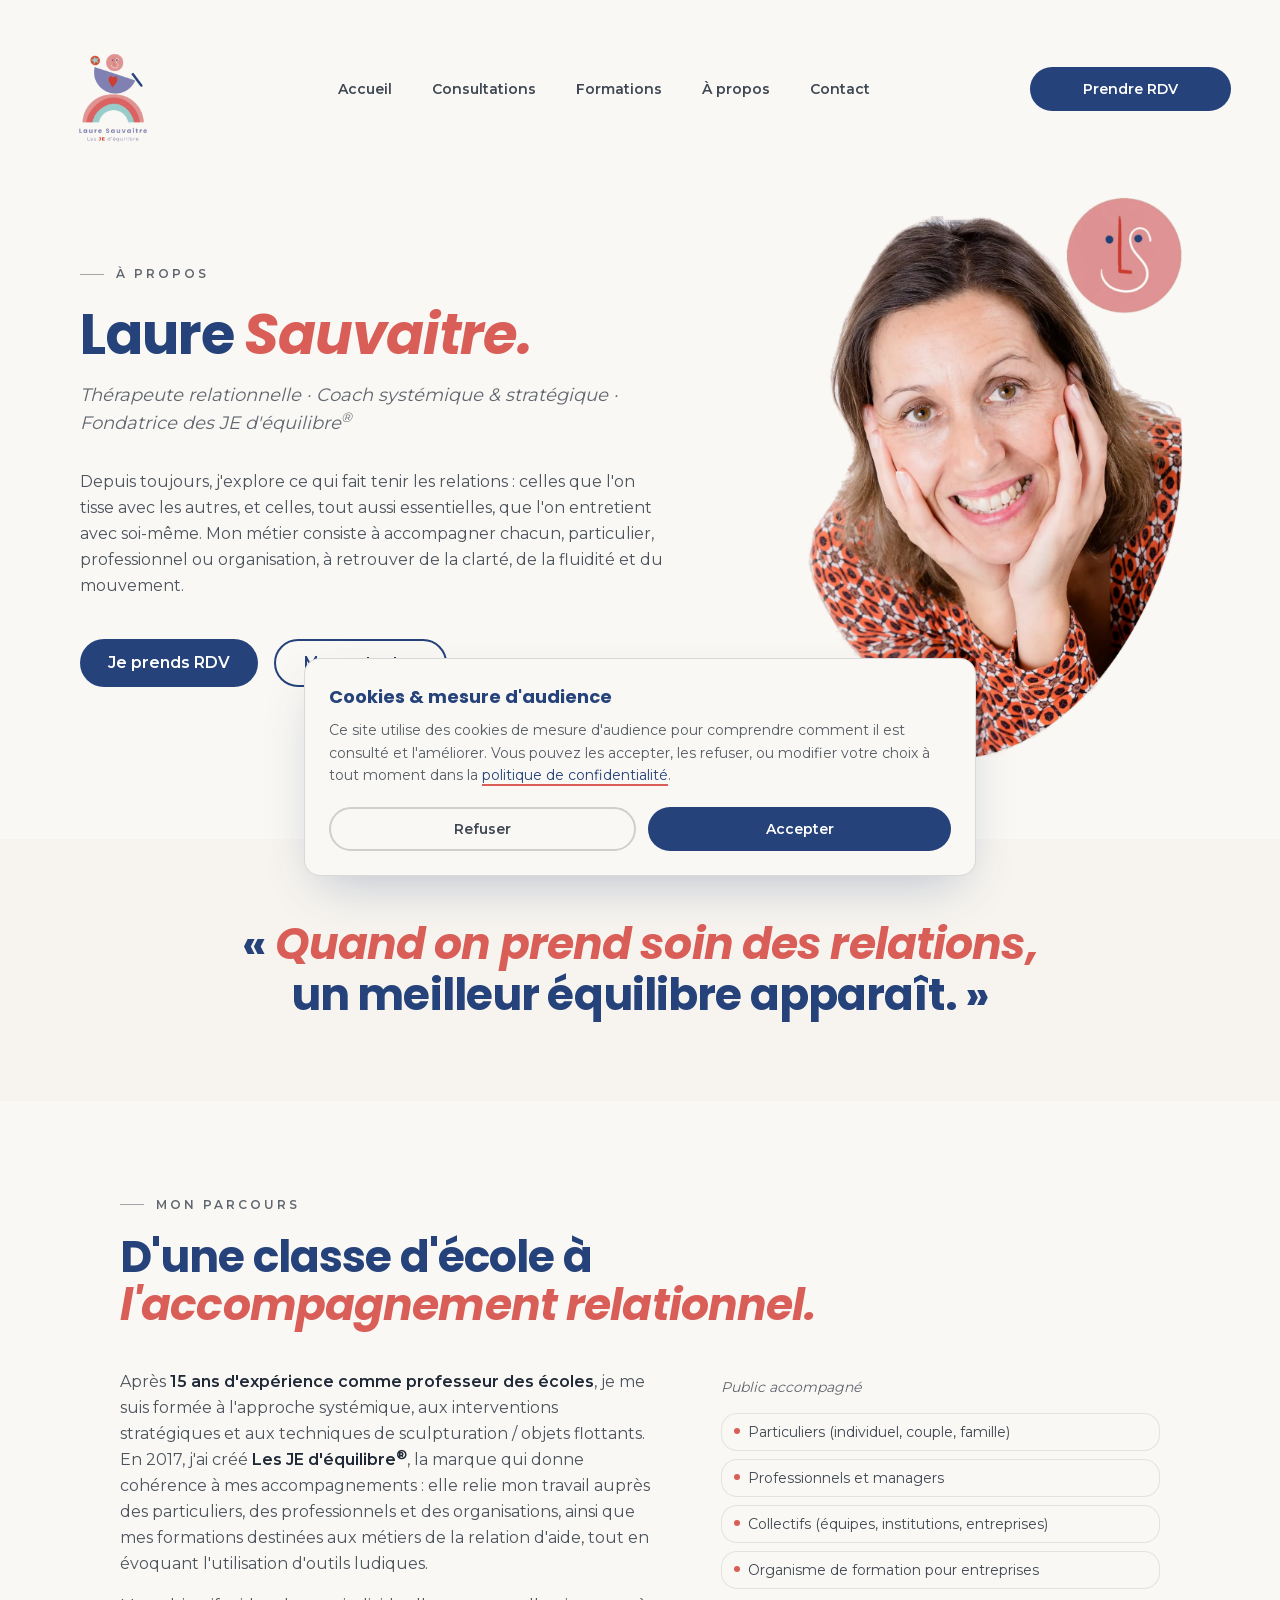
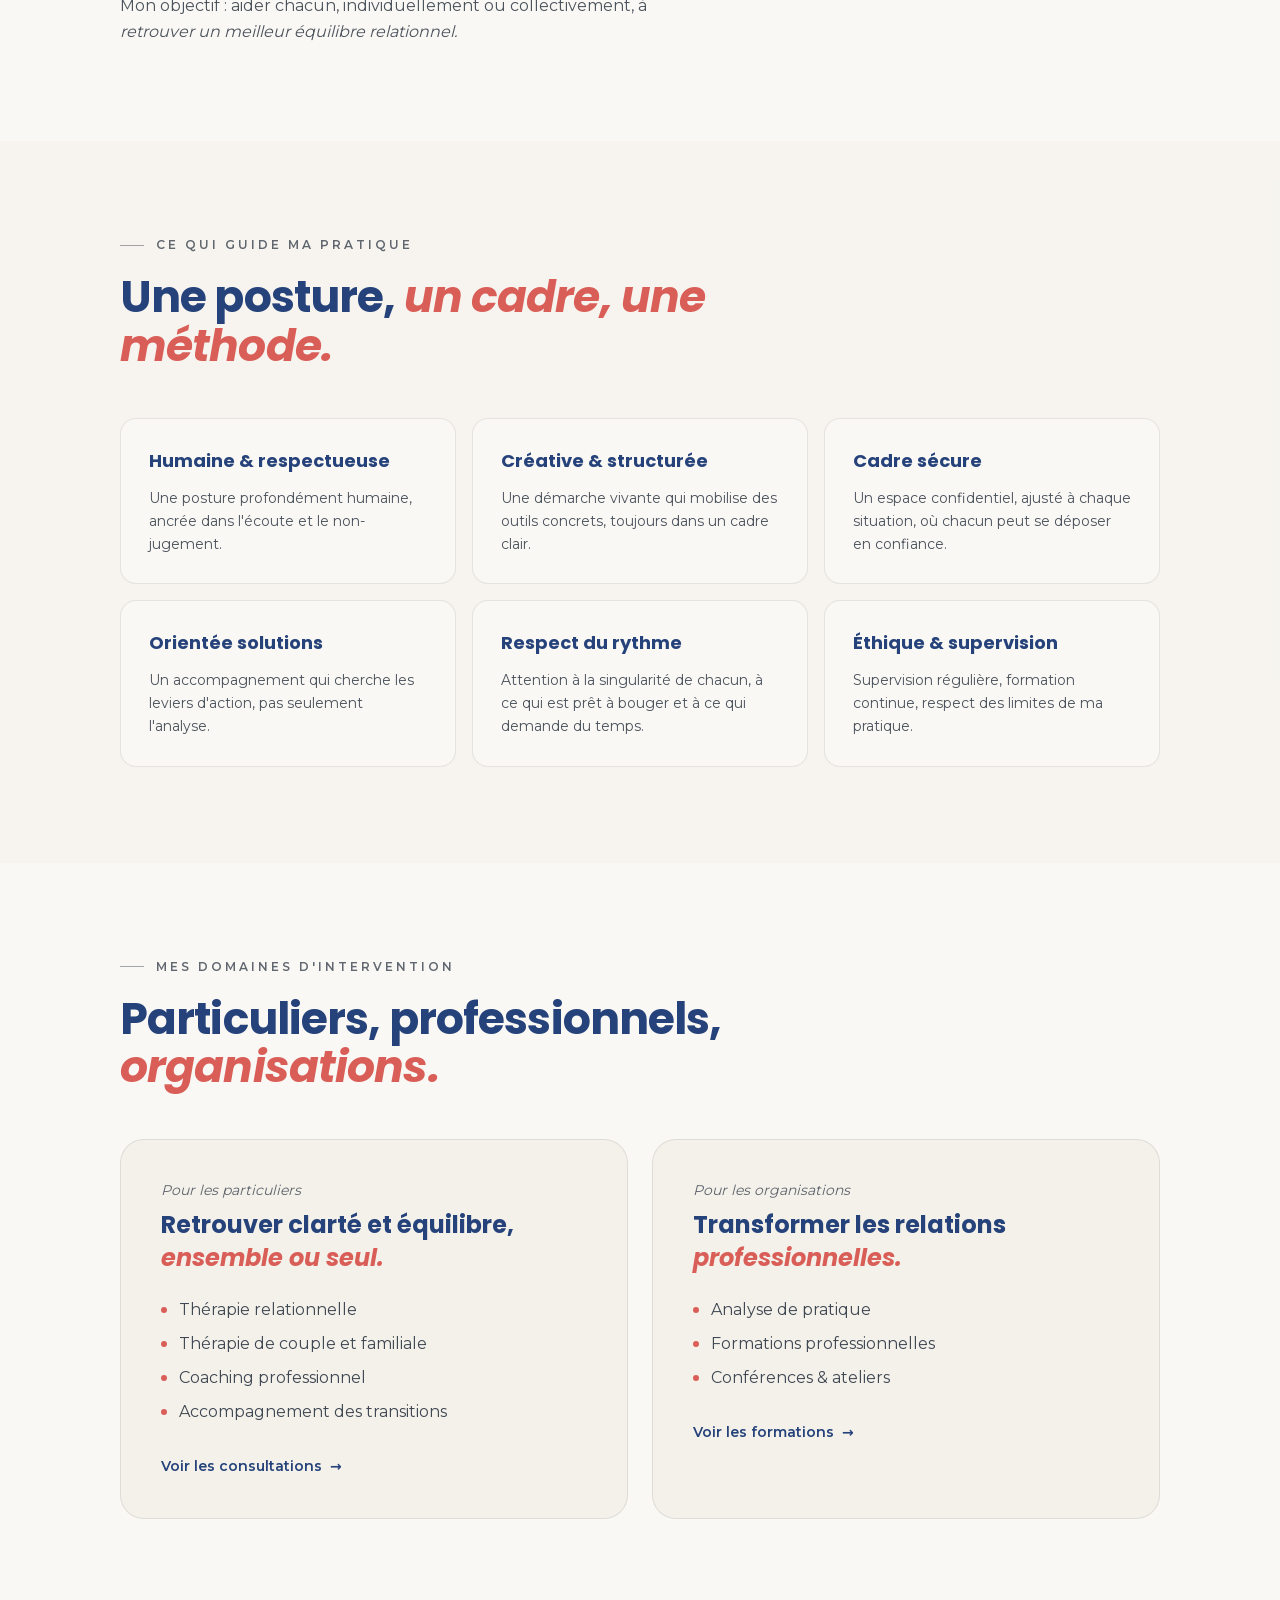
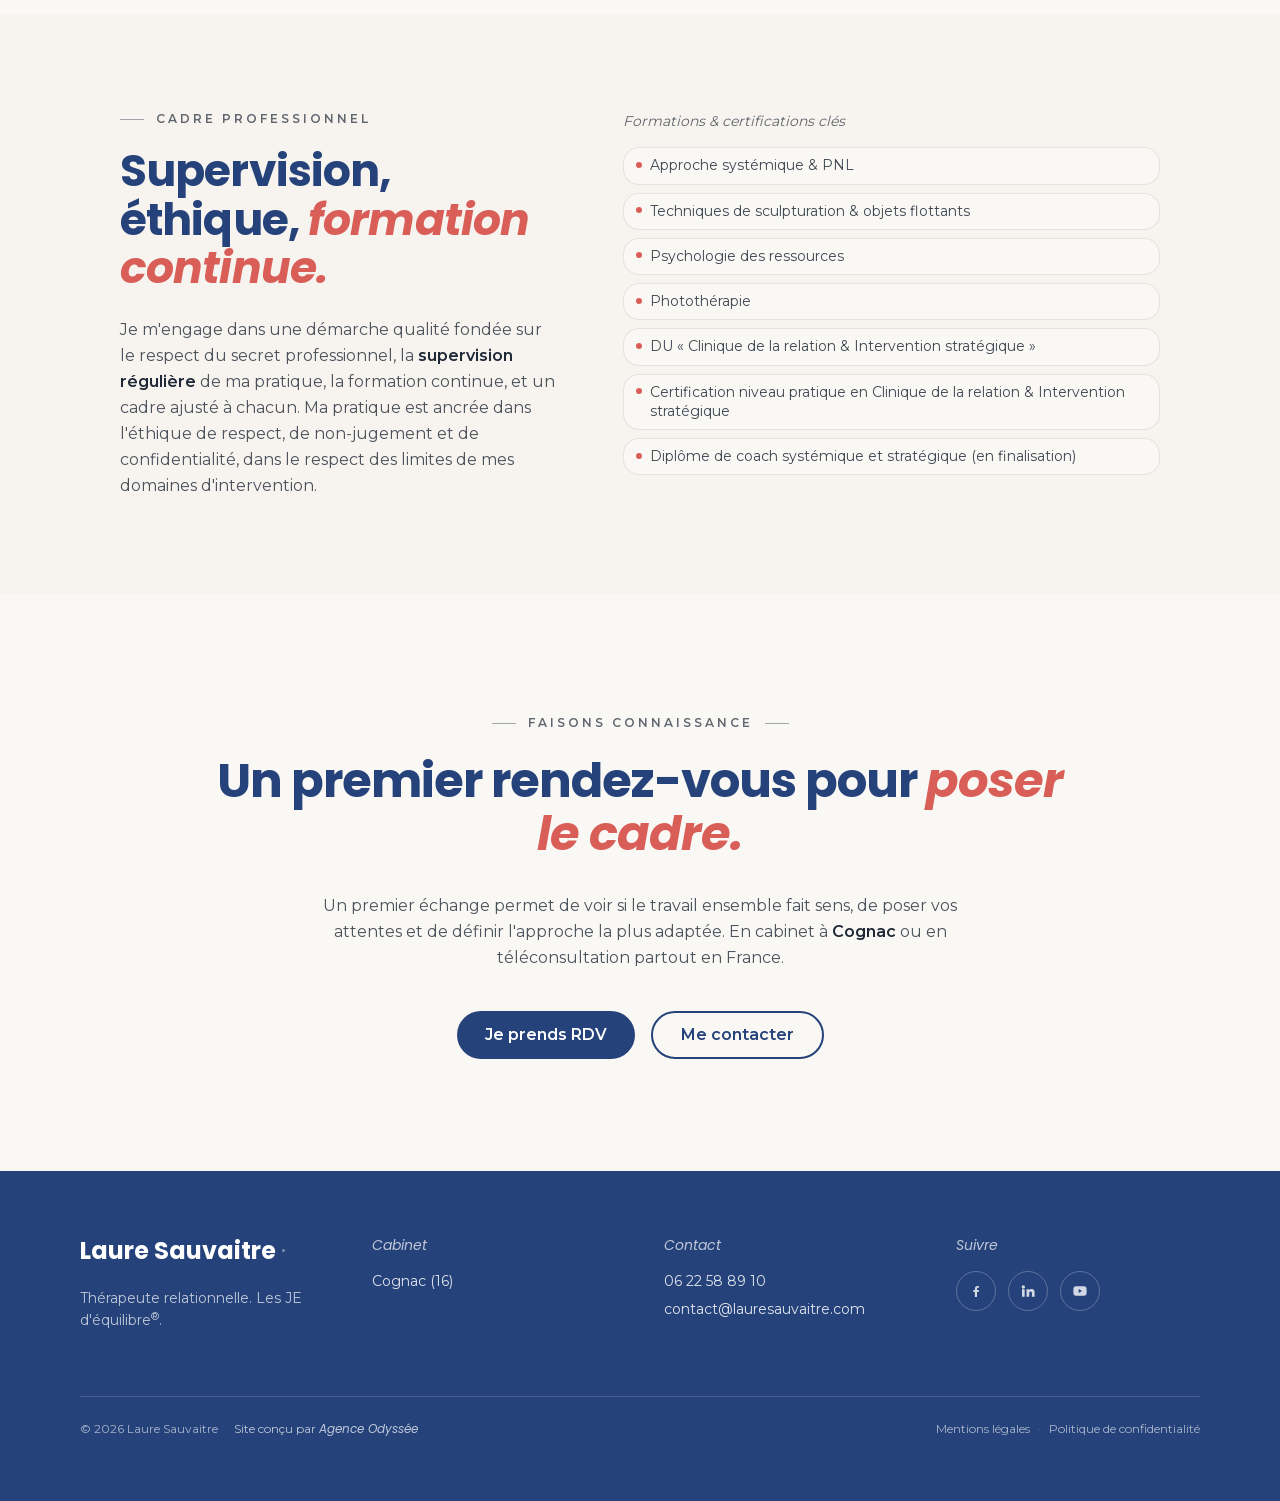
<file: a-propos.html>
<!DOCTYPE html><html lang="fr" class="poppins_9fc342ce-module__eHRihq__variable montserrat_749a012d-module__NJFDTW__variable h-full antialiased"><head><meta charSet="utf-8"/><meta name="viewport" content="width=device-width, initial-scale=1"/><link rel="preload" href="/_next/static/media/47fe1b7cd6e6ed85-s.p.0~mcdl10zdfb3.woff2" as="font" crossorigin="" type="font/woff2"/><link rel="preload" href="/_next/static/media/6aac95a85db691f1-s.p.0qkjcfd5a90c2.woff2" as="font" crossorigin="" type="font/woff2"/><link rel="preload" href="/_next/static/media/829ba4228c966254-s.p.0ub.k0om~_-xi.woff2" as="font" crossorigin="" type="font/woff2"/><link rel="preload" href="/_next/static/media/a218039a3287bcfd-s.p.17-1enzs_j91b.woff2" as="font" crossorigin="" type="font/woff2"/><link rel="preload" href="/_next/static/media/b06c83c7cc676c09-s.p.15p9cfi8srt_k.woff2" as="font" crossorigin="" type="font/woff2"/><link rel="preload" href="/_next/static/media/b6620be20ad708dd-s.p.15glw.3ya746x.woff2" as="font" crossorigin="" type="font/woff2"/><link rel="preload" href="/_next/static/media/e2334d715941921e-s.p.12skym0rqknxy.woff2" as="font" crossorigin="" type="font/woff2"/><link rel="preload" href="/_next/static/media/e8f2fbee2754df70-s.p.0fzkl03jw-sdz.woff2" as="font" crossorigin="" type="font/woff2"/><link rel="preload" href="/_next/static/media/edcf447d6990da7e-s.p.0rmnzjlzsvg7u.woff2" as="font" crossorigin="" type="font/woff2"/><link rel="preload" as="image" href="/brand/logo.webp"/><link rel="preload" href="/brand/portrait_laure.webp" as="image"/><link rel="stylesheet" href="/_next/static/chunks/0twuv8_a4w9l..css" data-precedence="next"/><link rel="preload" as="script" fetchPriority="low" href="/_next/static/chunks/0ht900cau6_ur.js"/><script src="/_next/static/chunks/0dgq26a5_oy.a.js" async=""></script><script src="/_next/static/chunks/0n~dq4kpx9xxx.js" async=""></script><script src="/_next/static/chunks/0oui10gukf8nf.js" async=""></script><script src="/_next/static/chunks/turbopack-0kgh._d10w-q9.js" async=""></script><script src="/_next/static/chunks/0p1xu9k1ddqoz.js" async=""></script><script src="/_next/static/chunks/0d3shmwh5_nmn.js" async=""></script><meta name="next-size-adjust" content=""/><title>À propos · Laure Sauvaitre, thérapeute relationnelle et coach systémique · Laure Sauvaitre</title><meta name="description" content="Parcours, posture et méthode. Laure Sauvaitre, fondatrice des JE d&#x27;équilibre®, accompagne particuliers, professionnels et organisations à Cognac (Charente) et en téléconsultation."/><meta name="robots" content="index, follow"/><link rel="canonical" href="https://lauresauvaitre.com/a-propos"/><meta property="og:title" content="À propos · Laure Sauvaitre, thérapeute relationnelle et coach systémique · Laure Sauvaitre"/><meta property="og:description" content="Parcours, posture et méthode. Laure Sauvaitre, fondatrice des JE d&#x27;équilibre®, accompagne particuliers, professionnels et organisations à Cognac (Charente) et en téléconsultation."/><meta property="og:url" content="https://lauresauvaitre.com"/><meta property="og:site_name" content="Laure Sauvaitre"/><meta property="og:locale" content="fr_FR"/><meta property="og:image" content="https://lauresauvaitre.com/og-default.jpg"/><meta property="og:image:width" content="1200"/><meta property="og:image:height" content="630"/><meta property="og:image:alt" content="Laure Sauvaitre, thérapeute relationnelle et coach systémique en Charente"/><meta property="og:type" content="website"/><meta name="twitter:card" content="summary_large_image"/><meta name="twitter:title" content="À propos · Laure Sauvaitre, thérapeute relationnelle et coach systémique · Laure Sauvaitre"/><meta name="twitter:description" content="Parcours, posture et méthode. Laure Sauvaitre, fondatrice des JE d&#x27;équilibre®, accompagne particuliers, professionnels et organisations à Cognac (Charente) et en téléconsultation."/><meta name="twitter:image" content="https://lauresauvaitre.com/og-default.jpg"/><meta name="twitter:image:alt" content="Laure Sauvaitre, thérapeute relationnelle et coach systémique en Charente"/><meta name="twitter:image:width" content="1200"/><meta name="twitter:image:height" content="630"/><link rel="icon" href="/icon.svg?icon.0c11ujt~tflyj.svg" sizes="any" type="image/svg+xml"/><script src="/_next/static/chunks/03~yq9q893hmn.js" noModule=""></script></head><body class="min-h-full flex flex-col font-body text-foreground bg-background"><div hidden=""><!--$--><!--/$--></div><script type="application/ld+json">{"@context":"https://schema.org","@type":"ProfessionalService","@id":"https://lauresauvaitre.com#organization","name":"Laure Sauvaitre","url":"https://lauresauvaitre.com","logo":"https://lauresauvaitre.com/brand/logo.webp","image":"https://lauresauvaitre.com/og-default.jpg","description":"Thérapeute relationnelle, coach systémique et stratégique à Cognac (Charente). Consultations individuelles, couple, famille, coaching et formations Qualiopi.","priceRange":"€€","telephone":"+33622588910","email":"mailto:contact@lauresauvaitre.com","address":{"@type":"PostalAddress","streetAddress":"24 rue de Segonzac","postalCode":"16100","addressLocality":"Cognac","addressRegion":"Charente","addressCountry":"FR"},"geo":{"@type":"GeoCoordinates","latitude":45.6898,"longitude":-0.3206},"areaServed":[{"@type":"Place","name":"Cognac"},{"@type":"Place","name":"Charente (16)"},{"@type":"Place","name":"Nouvelle-Aquitaine"},{"@type":"Place","name":"France (téléconsultation)"}],"sameAs":["https://www.linkedin.com/in/laure-sauvaitre-4713489b","https://www.facebook.com/lesjedequilibre","https://www.youtube.com/channel/UC7m3uyLe6G8E5Je1PD4fXtQ"],"founder":{"@type":"Person","name":"Laure Sauvaitre","jobTitle":"Thérapeute relationnelle · Coach systémique & stratégique","url":"https://lauresauvaitre.com","image":"https://lauresauvaitre.com/brand/portrait_laure.webp","knowsAbout":["Thérapie systémique et stratégique","Thérapie brève","Thérapie de couple","Thérapie familiale","Coaching d'équipe","Analyse de pratiques professionnelles","Photo-langage","Génogramme","Analyse transactionnelle","Sculptures systémiques","PNL"],"sameAs":["https://www.linkedin.com/in/laure-sauvaitre-4713489b","https://www.facebook.com/lesjedequilibre","https://www.youtube.com/channel/UC7m3uyLe6G8E5Je1PD4fXtQ"],"email":"mailto:contact@lauresauvaitre.com","telephone":"+33622588910","alumniOf":"15 ans professeur des écoles"},"employee":{"@type":"Person","name":"Laure Sauvaitre","jobTitle":"Thérapeute relationnelle · Coach systémique & stratégique","url":"https://lauresauvaitre.com","image":"https://lauresauvaitre.com/brand/portrait_laure.webp","knowsAbout":["Thérapie systémique et stratégique","Thérapie brève","Thérapie de couple","Thérapie familiale","Coaching d'équipe","Analyse de pratiques professionnelles","Photo-langage","Génogramme","Analyse transactionnelle","Sculptures systémiques","PNL"],"sameAs":["https://www.linkedin.com/in/laure-sauvaitre-4713489b","https://www.facebook.com/lesjedequilibre","https://www.youtube.com/channel/UC7m3uyLe6G8E5Je1PD4fXtQ"],"email":"mailto:contact@lauresauvaitre.com","telephone":"+33622588910","alumniOf":"15 ans professeur des écoles"}}</script><header class="sticky top-0 z-40 transition-all duration-300 bg-background/85 backdrop-blur-md"><nav class="mx-auto flex items-center justify-between transition-all duration-300 max-w-[1400px] px-6 md:px-12 py-3 md:py-6 border border-transparent"><a class="inline-flex items-center" aria-label="Accueil Laure Sauvaitre" href="/"><img src="/brand/logo.webp" alt="Laure Sauvaitre" class="w-auto transition-all duration-300 h-16 md:h-32"/></a><ul class="hidden lg:flex items-center gap-10 text-sm text-foreground/85"><li><a class="relative font-semibold hover:text-primary transition-colors after:absolute after:left-0 after:-bottom-1 after:h-[2px] after:w-0 after:bg-primary after:transition-all after:duration-300 hover:after:w-full" href="/">Accueil</a></li><li class="relative"><a class="relative font-semibold hover:text-primary transition-colors after:absolute after:left-0 after:-bottom-1 after:h-[2px] after:w-0 after:bg-primary after:transition-all after:duration-300 hover:after:w-full" aria-haspopup="true" aria-expanded="false" href="/consultations">Consultations</a><div class="absolute left-1/2 -translate-x-1/2 top-full pt-4 transition-all duration-200 opacity-0 -translate-y-1 pointer-events-none"><ul class="min-w-[280px] p-2 rounded-2xl bg-background border border-foreground/10 shadow-[0_12px_32px_-12px_rgba(37,66,122,0.25)]"><li><a class="block px-4 py-3 rounded-xl text-sm font-semibold text-foreground/85 hover:bg-chip/40 hover:text-primary transition-colors" href="/consultations/individuelle">Thérapie individuelle</a></li><li><a class="block px-4 py-3 rounded-xl text-sm font-semibold text-foreground/85 hover:bg-chip/40 hover:text-primary transition-colors" href="/consultations/familiale">Thérapie familiale</a></li><li><a class="block px-4 py-3 rounded-xl text-sm font-semibold text-foreground/85 hover:bg-chip/40 hover:text-primary transition-colors" href="/consultations/couple">Thérapie de couple</a></li><li><a class="block px-4 py-3 rounded-xl text-sm font-semibold text-foreground/85 hover:bg-chip/40 hover:text-primary transition-colors" href="/consultations/coaching">Coaching professionnel</a></li></ul></div></li><li><a class="relative font-semibold hover:text-primary transition-colors after:absolute after:left-0 after:-bottom-1 after:h-[2px] after:w-0 after:bg-primary after:transition-all after:duration-300 hover:after:w-full" href="/formations">Formations</a></li><li><a class="relative font-semibold hover:text-primary transition-colors after:absolute after:left-0 after:-bottom-1 after:h-[2px] after:w-0 after:bg-primary after:transition-all after:duration-300 hover:after:w-full" href="/a-propos">À propos</a></li><li><a class="relative font-semibold hover:text-primary transition-colors after:absolute after:left-0 after:-bottom-1 after:h-[2px] after:w-0 after:bg-primary after:transition-all after:duration-300 hover:after:w-full" href="/contact">Contact</a></li></ul><a href="https://www.ibookthedate.fr/therapeute/16100-cognac/laure-sauvaitre" target="_blank" rel="noopener noreferrer" class="group hidden lg:inline-flex items-center justify-center h-11 px-5 md:px-6 rounded-full bg-primary text-white text-sm font-semibold hover:bg-accent-subtle transition-colors"><span aria-hidden="true" class="inline-block w-[1.5em] mr-2 shrink-0"></span>Prendre RDV<span aria-hidden="true" class="inline-block w-[1.5em] ml-2 shrink-0 -translate-x-1 opacity-0 transition-all duration-200 group-hover:translate-x-0 group-hover:opacity-100">→</span></a><button type="button" class="lg:hidden inline-flex items-center justify-center size-11 rounded-full text-foreground hover:bg-foreground/5 transition-colors" aria-label="Ouvrir le menu" aria-expanded="false"><svg viewBox="0 0 24 24" fill="none" stroke="currentColor" stroke-width="2" stroke-linecap="round" class="size-6" aria-hidden="true"><line x1="4" y1="7" x2="20" y2="7"></line><line x1="4" y1="12" x2="20" y2="12"></line><line x1="4" y1="17" x2="20" y2="17"></line></svg></button></nav></header><div class="fixed inset-0 z-50 bg-background transition-opacity duration-300 lg:hidden opacity-0 pointer-events-none" aria-hidden="true"><div class="flex flex-col h-full px-6 pt-4 pb-10 overflow-y-auto"><div class="flex items-center justify-between"><a class="inline-flex items-center" aria-label="Accueil Laure Sauvaitre" href="/"><img src="/brand/logo.webp" alt="Laure Sauvaitre" class="h-16 w-auto"/></a><button type="button" class="inline-flex items-center justify-center size-11 rounded-full text-foreground hover:bg-foreground/5 transition-colors" aria-label="Fermer le menu"><svg viewBox="0 0 24 24" fill="none" stroke="currentColor" stroke-width="2" stroke-linecap="round" class="size-6" aria-hidden="true"><line x1="6" y1="6" x2="18" y2="18"></line><line x1="6" y1="18" x2="18" y2="6"></line></svg></button></div><ul class="mt-12 flex flex-col gap-5"><li><a class="font-heading text-3xl text-foreground hover:text-primary transition-colors" href="/">Accueil</a></li><li><button type="button" class="w-full flex items-center justify-between font-heading text-3xl text-foreground hover:text-primary transition-colors" aria-expanded="false">Consultations<span aria-hidden="true" class="text-2xl transition-transform duration-200 ">+</span></button><div class="overflow-hidden transition-all duration-300 max-h-0"><ul class="pl-3 flex flex-col gap-3 border-l-2 border-foreground/15"><li><a class="block pl-4 text-base italic text-foreground/70 hover:text-primary transition-colors" href="/consultations">Toutes les consultations</a></li><li><a class="block pl-4 text-lg text-foreground hover:text-primary transition-colors" href="/consultations/individuelle">Thérapie individuelle</a></li><li><a class="block pl-4 text-lg text-foreground hover:text-primary transition-colors" href="/consultations/familiale">Thérapie familiale</a></li><li><a class="block pl-4 text-lg text-foreground hover:text-primary transition-colors" href="/consultations/couple">Thérapie de couple</a></li><li><a class="block pl-4 text-lg text-foreground hover:text-primary transition-colors" href="/consultations/coaching">Coaching professionnel</a></li></ul></div></li><li><a class="font-heading text-3xl text-foreground hover:text-primary transition-colors" href="/formations">Formations</a></li><li><a class="font-heading text-3xl text-foreground hover:text-primary transition-colors" href="/a-propos">À propos</a></li><li><a class="font-heading text-3xl text-foreground hover:text-primary transition-colors" href="/contact">Contact</a></li></ul><a href="https://www.ibookthedate.fr/therapeute/16100-cognac/laure-sauvaitre" target="_blank" rel="noopener noreferrer" class="mt-auto inline-flex items-center justify-center h-14 px-7 rounded-full bg-primary text-white font-semibold hover:bg-accent-subtle transition-colors">Prendre RDV</a></div></div><main class="flex-1 flex flex-col"><section class="relative"><div class="mx-auto max-w-[1400px] px-6 md:px-16 lg:px-20 pt-6 md:pt-0 pb-12 md:pb-16 grid gap-10 md:gap-12 md:grid-cols-[1.1fr_0.9fr] md:items-center"><div><p class="flex items-center gap-3 text-xs tracking-[0.25em] uppercase text-foreground/70 font-semibold"><span aria-hidden="true" class="h-px w-6 bg-foreground/40"></span>À propos</p><h1 class="mt-6 font-heading font-bold text-primary text-[2.25rem] md:text-[2.75rem] lg:text-[3.5rem] leading-[1.05] tracking-[-0.02em]">Laure<!-- --> <em class="italic text-accent-warm">Sauvaitre.</em></h1><p class="mt-4 italic text-base md:text-lg text-foreground/70">Thérapeute relationnelle · Coach systémique &amp; stratégique · Fondatrice des JE d&#x27;équilibre<sup>®</sup></p><p class="mt-8 text-sm md:text-base text-foreground/80 leading-relaxed">Depuis toujours, j&#x27;explore ce qui fait tenir les relations : celles que l&#x27;on tisse avec les autres, et celles, tout aussi essentielles, que l&#x27;on entretient avec soi-même. Mon métier consiste à accompagner chacun, particulier, professionnel ou organisation, à retrouver de la clarté, de la fluidité et du mouvement.</p><div class="mt-10 flex flex-nowrap gap-3 sm:gap-4"><a href="https://www.ibookthedate.fr/therapeute/16100-cognac/laure-sauvaitre" target="_blank" rel="noopener noreferrer" class="group relative inline-flex h-12 flex-1 sm:flex-none items-center justify-center px-5 sm:px-7 rounded-full bg-primary text-white text-sm sm:text-base font-semibold whitespace-nowrap hover:bg-accent-subtle transition-colors"><span class="md:transition-transform md:duration-200 md:group-hover:-translate-x-2">Je prends RDV</span><span aria-hidden="true" class="hidden md:block absolute right-4 -translate-x-1 opacity-0 transition-all duration-200 group-hover:translate-x-0 group-hover:opacity-100">→</span></a><a class="group relative inline-flex h-12 flex-1 sm:flex-none items-center justify-center px-5 sm:px-7 rounded-full border-2 border-primary text-primary text-sm sm:text-base font-semibold whitespace-nowrap hover:bg-primary hover:text-white transition-colors" href="/contact"><span class="md:transition-transform md:duration-200 md:group-hover:-translate-x-2">Me contacter</span><span aria-hidden="true" class="hidden md:block absolute right-4 -translate-x-1 opacity-0 transition-all duration-200 group-hover:translate-x-0 group-hover:opacity-100">→</span></a></div></div><div class="relative aspect-[3/4] w-full max-w-[260px] md:max-w-md mx-auto md:mx-0 md:ml-auto"><img src="/brand/portrait_laure.webp" alt="Laure Sauvaitre, thérapeute relationnelle et coach systémique" class="absolute inset-0 h-full w-full object-contain"/></div></div></section><section class="py-14 md:py-20 bg-chip/25"><div class="mx-auto max-w-[1000px] px-6 md:px-16 lg:px-20 text-center"><p class="font-heading font-bold text-primary text-[1.75rem] md:text-[2.25rem] lg:text-[2.75rem] leading-[1.15] tracking-[-0.02em]">«<!-- --> <em class="italic text-accent-warm">Quand on prend soin des relations,</em> <!-- -->un meilleur équilibre apparaît. »</p></div></section><section class="py-16 md:py-24"><div class="mx-auto max-w-[1200px] px-6 md:px-16 lg:px-20"><p class="flex items-center gap-3 text-xs tracking-[0.25em] uppercase text-foreground/70 font-semibold"><span aria-hidden="true" class="h-px w-6 bg-foreground/40"></span>Mon parcours</p><h2 class="mt-5 font-heading font-bold text-primary text-[2rem] md:text-[2.25rem] lg:text-[2.75rem] leading-[1.1] tracking-[-0.02em] max-w-4xl">D&#x27;une classe d&#x27;école à<!-- --> <em class="italic text-accent-warm">l&#x27;accompagnement relationnel.</em></h2><div class="mt-10 grid gap-10 md:gap-16 md:grid-cols-[1.1fr_0.9fr]"><div><p class="text-sm md:text-base text-foreground/80 leading-relaxed">Après<!-- --> <strong class="font-semibold text-foreground">15 ans d&#x27;expérience comme professeur des écoles</strong>, je me suis formée à l&#x27;approche systémique, aux interventions stratégiques et aux techniques de sculpturation / objets flottants. En 2017, j&#x27;ai créé<!-- --> <strong class="font-semibold text-foreground">Les JE d&#x27;équilibre<sup>®</sup></strong>, la marque qui donne cohérence à mes accompagnements : elle relie mon travail auprès des particuliers, des professionnels et des organisations, ainsi que mes formations destinées aux métiers de la relation d&#x27;aide, tout en évoquant l&#x27;utilisation d&#x27;outils ludiques.</p><p class="mt-4 text-sm md:text-base text-foreground/80 leading-relaxed">Mon objectif : aider chacun, individuellement ou collectivement, à<!-- --> <em class="italic">retrouver un meilleur équilibre relationnel.</em></p></div><aside class="md:pt-2"><p class="italic text-sm text-foreground/70">Public accompagné</p><ul class="mt-4 grid gap-2"><li class="inline-flex items-start gap-2 pl-3 pr-3.5 py-2 rounded-2xl bg-background border border-foreground/10 text-sm text-foreground/85"><span aria-hidden="true" class="mt-[0.4em] size-1.5 rounded-full bg-accent-warm shrink-0"></span><span>Particuliers (individuel, couple, famille)</span></li><li class="inline-flex items-start gap-2 pl-3 pr-3.5 py-2 rounded-2xl bg-background border border-foreground/10 text-sm text-foreground/85"><span aria-hidden="true" class="mt-[0.4em] size-1.5 rounded-full bg-accent-warm shrink-0"></span><span>Professionnels et managers</span></li><li class="inline-flex items-start gap-2 pl-3 pr-3.5 py-2 rounded-2xl bg-background border border-foreground/10 text-sm text-foreground/85"><span aria-hidden="true" class="mt-[0.4em] size-1.5 rounded-full bg-accent-warm shrink-0"></span><span>Collectifs (équipes, institutions, entreprises)</span></li><li class="inline-flex items-start gap-2 pl-3 pr-3.5 py-2 rounded-2xl bg-background border border-foreground/10 text-sm text-foreground/85"><span aria-hidden="true" class="mt-[0.4em] size-1.5 rounded-full bg-accent-warm shrink-0"></span><span>Organisme de formation pour entreprises</span></li></ul></aside></div></div></section><section class="py-16 md:py-24 bg-chip/25"><div class="mx-auto max-w-[1200px] px-6 md:px-16 lg:px-20"><p class="flex items-center gap-3 text-xs tracking-[0.25em] uppercase text-foreground/70 font-semibold"><span aria-hidden="true" class="h-px w-6 bg-foreground/40"></span>Ce qui guide ma pratique</p><h2 class="mt-5 font-heading font-bold text-primary text-[2rem] md:text-[2.25rem] lg:text-[2.75rem] leading-[1.1] tracking-[-0.02em] max-w-3xl">Une posture,<!-- --> <em class="italic text-accent-warm">un cadre, une méthode.</em></h2><ul class="mt-12 grid gap-4 md:grid-cols-2 lg:grid-cols-3"><li class="p-6 md:p-7 rounded-2xl bg-background border border-foreground/10"><p class="font-heading font-bold text-primary text-base md:text-lg">Humaine &amp; respectueuse</p><p class="mt-3 text-sm text-foreground/80 leading-relaxed">Une posture profondément humaine, ancrée dans l&#x27;écoute et le non-jugement.</p></li><li class="p-6 md:p-7 rounded-2xl bg-background border border-foreground/10"><p class="font-heading font-bold text-primary text-base md:text-lg">Créative &amp; structurée</p><p class="mt-3 text-sm text-foreground/80 leading-relaxed">Une démarche vivante qui mobilise des outils concrets, toujours dans un cadre clair.</p></li><li class="p-6 md:p-7 rounded-2xl bg-background border border-foreground/10"><p class="font-heading font-bold text-primary text-base md:text-lg">Cadre sécure</p><p class="mt-3 text-sm text-foreground/80 leading-relaxed">Un espace confidentiel, ajusté à chaque situation, où chacun peut se déposer en confiance.</p></li><li class="p-6 md:p-7 rounded-2xl bg-background border border-foreground/10"><p class="font-heading font-bold text-primary text-base md:text-lg">Orientée solutions</p><p class="mt-3 text-sm text-foreground/80 leading-relaxed">Un accompagnement qui cherche les leviers d&#x27;action, pas seulement l&#x27;analyse.</p></li><li class="p-6 md:p-7 rounded-2xl bg-background border border-foreground/10"><p class="font-heading font-bold text-primary text-base md:text-lg">Respect du rythme</p><p class="mt-3 text-sm text-foreground/80 leading-relaxed">Attention à la singularité de chacun, à ce qui est prêt à bouger et à ce qui demande du temps.</p></li><li class="p-6 md:p-7 rounded-2xl bg-background border border-foreground/10"><p class="font-heading font-bold text-primary text-base md:text-lg">Éthique &amp; supervision</p><p class="mt-3 text-sm text-foreground/80 leading-relaxed">Supervision régulière, formation continue, respect des limites de ma pratique.</p></li></ul></div></section><section class="py-16 md:py-24"><div class="mx-auto max-w-[1200px] px-6 md:px-16 lg:px-20"><p class="flex items-center gap-3 text-xs tracking-[0.25em] uppercase text-foreground/70 font-semibold"><span aria-hidden="true" class="h-px w-6 bg-foreground/40"></span>Mes domaines d&#x27;intervention</p><h2 class="mt-5 font-heading font-bold text-primary text-[2rem] md:text-[2.25rem] lg:text-[2.75rem] leading-[1.1] tracking-[-0.02em] max-w-3xl">Particuliers, professionnels,<!-- --> <em class="italic text-accent-warm">organisations.</em></h2><div class="mt-12 grid gap-6 md:grid-cols-2"><div class="p-8 md:p-10 rounded-3xl bg-chip/40 border border-foreground/10"><p class="italic text-sm text-foreground/70">Pour les particuliers</p><p class="mt-2 font-heading font-bold text-primary text-xl md:text-2xl leading-snug">Retrouver clarté et équilibre,<!-- --> <em class="italic text-accent-warm">ensemble ou seul.</em></p><ul class="mt-6 space-y-2.5"><li class="flex gap-3 text-sm md:text-base text-foreground/85"><span aria-hidden="true" class="mt-[0.55em] size-1.5 rounded-full bg-accent-warm shrink-0"></span><span>Thérapie relationnelle</span></li><li class="flex gap-3 text-sm md:text-base text-foreground/85"><span aria-hidden="true" class="mt-[0.55em] size-1.5 rounded-full bg-accent-warm shrink-0"></span><span>Thérapie de couple et familiale</span></li><li class="flex gap-3 text-sm md:text-base text-foreground/85"><span aria-hidden="true" class="mt-[0.55em] size-1.5 rounded-full bg-accent-warm shrink-0"></span><span>Coaching professionnel</span></li><li class="flex gap-3 text-sm md:text-base text-foreground/85"><span aria-hidden="true" class="mt-[0.55em] size-1.5 rounded-full bg-accent-warm shrink-0"></span><span>Accompagnement des transitions</span></li></ul><a class="group relative mt-8 inline-flex items-center gap-2 text-sm font-semibold text-primary hover:text-accent-warm transition-colors" href="/consultations">Voir les consultations<span aria-hidden="true" class="transition-transform duration-200 group-hover:translate-x-1">→</span></a></div><div class="p-8 md:p-10 rounded-3xl bg-chip/40 border border-foreground/10"><p class="italic text-sm text-foreground/70">Pour les organisations</p><p class="mt-2 font-heading font-bold text-primary text-xl md:text-2xl leading-snug">Transformer les relations<!-- --> <em class="italic text-accent-warm">professionnelles.</em></p><ul class="mt-6 space-y-2.5"><li class="flex gap-3 text-sm md:text-base text-foreground/85"><span aria-hidden="true" class="mt-[0.55em] size-1.5 rounded-full bg-accent-warm shrink-0"></span><span>Analyse de pratique</span></li><li class="flex gap-3 text-sm md:text-base text-foreground/85"><span aria-hidden="true" class="mt-[0.55em] size-1.5 rounded-full bg-accent-warm shrink-0"></span><span>Formations professionnelles</span></li><li class="flex gap-3 text-sm md:text-base text-foreground/85"><span aria-hidden="true" class="mt-[0.55em] size-1.5 rounded-full bg-accent-warm shrink-0"></span><span>Conférences &amp; ateliers</span></li></ul><a class="group relative mt-8 inline-flex items-center gap-2 text-sm font-semibold text-primary hover:text-accent-warm transition-colors" href="/formations">Voir les formations<span aria-hidden="true" class="transition-transform duration-200 group-hover:translate-x-1">→</span></a></div></div></div></section><section class="py-16 md:py-24 bg-chip/25"><div class="mx-auto max-w-[1200px] px-6 md:px-16 lg:px-20"><div class="grid gap-10 md:gap-16 md:grid-cols-[0.9fr_1.1fr] md:items-start"><div><p class="flex items-center gap-3 text-xs tracking-[0.25em] uppercase text-foreground/70 font-semibold"><span aria-hidden="true" class="h-px w-6 bg-foreground/40"></span>Cadre professionnel</p><h2 class="mt-5 font-heading font-bold text-primary text-[2rem] md:text-[2.25rem] lg:text-[2.75rem] leading-[1.1] tracking-[-0.02em]">Supervision, éthique,<!-- --> <em class="italic text-accent-warm">formation continue.</em></h2><p class="mt-6 text-sm md:text-base text-foreground/80 leading-relaxed">Je m&#x27;engage dans une démarche qualité fondée sur le respect du secret professionnel, la<!-- --> <strong class="font-semibold text-foreground">supervision régulière</strong> <!-- -->de ma pratique, la formation continue, et un cadre ajusté à chacun. Ma pratique est ancrée dans l&#x27;éthique de respect, de non-jugement et de confidentialité, dans le respect des limites de mes domaines d&#x27;intervention.</p></div><aside><p class="italic text-sm text-foreground/70">Formations &amp; certifications clés</p><ul class="mt-4 grid gap-2"><li class="inline-flex items-start gap-2 pl-3 pr-3.5 py-2 rounded-2xl bg-background border border-foreground/10 text-sm text-foreground/85 leading-snug"><span aria-hidden="true" class="mt-[0.4em] size-1.5 rounded-full bg-accent-warm shrink-0"></span><span>Approche systémique &amp; PNL</span></li><li class="inline-flex items-start gap-2 pl-3 pr-3.5 py-2 rounded-2xl bg-background border border-foreground/10 text-sm text-foreground/85 leading-snug"><span aria-hidden="true" class="mt-[0.4em] size-1.5 rounded-full bg-accent-warm shrink-0"></span><span>Techniques de sculpturation &amp; objets flottants</span></li><li class="inline-flex items-start gap-2 pl-3 pr-3.5 py-2 rounded-2xl bg-background border border-foreground/10 text-sm text-foreground/85 leading-snug"><span aria-hidden="true" class="mt-[0.4em] size-1.5 rounded-full bg-accent-warm shrink-0"></span><span>Psychologie des ressources</span></li><li class="inline-flex items-start gap-2 pl-3 pr-3.5 py-2 rounded-2xl bg-background border border-foreground/10 text-sm text-foreground/85 leading-snug"><span aria-hidden="true" class="mt-[0.4em] size-1.5 rounded-full bg-accent-warm shrink-0"></span><span>Photothérapie</span></li><li class="inline-flex items-start gap-2 pl-3 pr-3.5 py-2 rounded-2xl bg-background border border-foreground/10 text-sm text-foreground/85 leading-snug"><span aria-hidden="true" class="mt-[0.4em] size-1.5 rounded-full bg-accent-warm shrink-0"></span><span>DU « Clinique de la relation &amp; Intervention stratégique »</span></li><li class="inline-flex items-start gap-2 pl-3 pr-3.5 py-2 rounded-2xl bg-background border border-foreground/10 text-sm text-foreground/85 leading-snug"><span aria-hidden="true" class="mt-[0.4em] size-1.5 rounded-full bg-accent-warm shrink-0"></span><span>Certification niveau pratique en Clinique de la relation &amp; Intervention stratégique</span></li><li class="inline-flex items-start gap-2 pl-3 pr-3.5 py-2 rounded-2xl bg-background border border-foreground/10 text-sm text-foreground/85 leading-snug"><span aria-hidden="true" class="mt-[0.4em] size-1.5 rounded-full bg-accent-warm shrink-0"></span><span>Diplôme de coach systémique et stratégique (en finalisation)</span></li></ul></aside></div></div></section><section class="py-20 md:py-28"><div class="mx-auto max-w-[900px] px-6 text-center"><p class="inline-flex items-center gap-3 text-xs tracking-[0.25em] uppercase text-foreground/70 font-semibold"><span aria-hidden="true" class="h-px w-6 bg-foreground/40"></span>Faisons connaissance<span aria-hidden="true" class="h-px w-6 bg-foreground/40"></span></p><h2 class="mt-6 font-heading font-bold text-primary text-[2rem] md:text-[2.5rem] lg:text-[3rem] leading-[1.1] tracking-[-0.02em]">Un premier rendez-vous pour<!-- --> <em class="italic text-accent-warm">poser le cadre.</em></h2><p class="mt-8 max-w-2xl mx-auto text-sm md:text-base text-foreground/80 leading-relaxed">Un premier échange permet de voir si le travail ensemble fait sens, de poser vos attentes et de définir l&#x27;approche la plus adaptée. En cabinet à<!-- --> <strong class="font-semibold text-foreground">Cognac</strong> <!-- -->ou en téléconsultation partout en France.</p><div class="mt-10 flex flex-wrap gap-4 justify-center"><a href="https://www.ibookthedate.fr/therapeute/16100-cognac/laure-sauvaitre" target="_blank" rel="noopener noreferrer" class="group relative inline-flex h-12 items-center justify-center px-7 rounded-full bg-primary text-white font-semibold hover:bg-accent-subtle transition-colors"><span class="md:transition-transform md:duration-200 md:group-hover:-translate-x-2">Je prends RDV</span><span aria-hidden="true" class="hidden md:block absolute right-4 -translate-x-1 opacity-0 transition-all duration-200 group-hover:translate-x-0 group-hover:opacity-100">→</span></a><a class="group relative inline-flex h-12 items-center justify-center px-7 rounded-full border-2 border-primary text-primary font-semibold hover:bg-primary hover:text-white transition-colors" href="/contact"><span class="md:transition-transform md:duration-200 md:group-hover:-translate-x-2">Me contacter</span><span aria-hidden="true" class="hidden md:block absolute right-4 -translate-x-1 opacity-0 transition-all duration-200 group-hover:translate-x-0 group-hover:opacity-100">→</span></a></div></div></section><!--$--><!--/$--></main><footer class="bg-primary text-white"><div class="mx-auto max-w-[1400px] px-6 md:px-16 lg:px-20 py-14 md:py-16"><div class="grid gap-10 md:gap-12 md:grid-cols-4"><div><p class="font-heading font-bold text-2xl text-white">Laure Sauvaitre<!-- --> <span aria-hidden="true" class="text-white/40 font-normal">·</span></p><p class="mt-5 text-sm text-white/70 leading-relaxed">Thérapeute relationnelle. Les JE d&#x27;équilibre<sup>®</sup>.</p></div><div><p class="italic font-heading text-sm text-white/70">Cabinet</p><p class="mt-4 text-sm text-white/85">Cognac (16)</p></div><div><p class="italic font-heading text-sm text-white/70">Contact</p><p class="mt-4 text-sm"><a href="tel:+33622588910" class="text-white/85 hover:text-accent-soft transition-colors">06 22 58 89 10</a></p><p class="mt-2 text-sm"><a href="mailto:contact@lauresauvaitre.com" class="text-white/85 hover:text-accent-soft transition-colors">contact@lauresauvaitre.com</a></p></div><div><p class="italic font-heading text-sm text-white/70">Suivre</p><ul class="mt-4 flex items-center gap-3"><li><a href="https://www.facebook.com/lesjedequilibre" target="_blank" rel="noopener noreferrer" aria-label="Facebook" class="inline-flex items-center justify-center size-10 rounded-full border border-white/25 text-white/80 hover:border-accent-soft hover:text-accent-soft transition-colors"><svg viewBox="0 0 24 24" fill="currentColor" aria-hidden="true" class="size-4"><path d="M13.5 21v-7.5h2.5l.38-3H13.5V8.62c0-.87.24-1.46 1.49-1.46H16.5V4.47a20.66 20.66 0 0 0-2.31-.12c-2.29 0-3.86 1.4-3.86 3.96V10.5H8v3h2.33V21h3.17Z"></path></svg></a></li><li><a href="https://www.linkedin.com/in/laure-sauvaitre-4713489b" target="_blank" rel="noopener noreferrer" aria-label="LinkedIn" class="inline-flex items-center justify-center size-10 rounded-full border border-white/25 text-white/80 hover:border-accent-soft hover:text-accent-soft transition-colors"><svg viewBox="0 0 24 24" fill="currentColor" aria-hidden="true" class="size-4"><path d="M4.98 3.5a2.5 2.5 0 1 1 0 5 2.5 2.5 0 0 1 0-5ZM3 9.5h4v11H3v-11ZM9.5 9.5h3.83v1.5h.05c.53-.95 1.82-1.95 3.75-1.95 4 0 4.74 2.5 4.74 5.76V20.5h-4V15.5c0-1.25-.02-2.85-1.88-2.85-1.88 0-2.17 1.35-2.17 2.76V20.5h-4v-11Z"></path></svg></a></li><li><a href="https://www.youtube.com/channel/UC7m3uyLe6G8E5Je1PD4fXtQ" target="_blank" rel="noopener noreferrer" aria-label="YouTube" class="inline-flex items-center justify-center size-10 rounded-full border border-white/25 text-white/80 hover:border-accent-soft hover:text-accent-soft transition-colors"><svg viewBox="0 0 24 24" fill="currentColor" aria-hidden="true" class="size-4"><path d="M21.58 7.19a2.51 2.51 0 0 0-1.77-1.77C18.25 5 12 5 12 5s-6.25 0-7.81.42A2.51 2.51 0 0 0 2.42 7.19 26.2 26.2 0 0 0 2 12a26.2 26.2 0 0 0 .42 4.81 2.51 2.51 0 0 0 1.77 1.77C5.75 19 12 19 12 19s6.25 0 7.81-.42a2.51 2.51 0 0 0 1.77-1.77A26.2 26.2 0 0 0 22 12a26.2 26.2 0 0 0-.42-4.81ZM10 15V9l5.2 3-5.2 3Z"></path></svg></a></li></ul></div></div><div class="mt-14 md:mt-16 pt-6 border-t border-white/15 flex flex-col md:flex-row items-start md:items-center justify-between gap-3 text-xs text-white/60"><div class="flex flex-col md:flex-row md:items-center gap-x-4 gap-y-1"><p>© <!-- -->2026<!-- --> <!-- -->Laure Sauvaitre</p><p class="text-white/70">Site conçu par<!-- --> <a href="https://odyssee-agency.com" target="_blank" rel="noopener noreferrer" class="italic font-heading text-white/70 hover:text-accent-soft transition-colors">Agence Odyssée</a></p></div><ul class="flex flex-wrap items-center gap-x-2 gap-y-1"><li class="flex items-center gap-2"><a class="hover:text-accent-soft transition-colors" href="/mentions-legales">Mentions légales</a></li><li class="flex items-center gap-2"><span aria-hidden="true" class="text-white/30">·</span><a class="hover:text-accent-soft transition-colors" href="/politique-confidentialite">Politique de confidentialité</a></li></ul></div></div></footer><a href="https://www.ibookthedate.fr/therapeute/16100-cognac/laure-sauvaitre" target="_blank" rel="noopener noreferrer" aria-label="Prendre rendez-vous" class="group fixed bottom-5 right-5 md:bottom-8 md:right-8 z-30 lg:hidden inline-flex items-center gap-2 h-12 md:h-14 px-5 md:px-6 rounded-full bg-primary text-white text-sm md:text-base font-semibold md:shadow-[0_12px_32px_-8px_rgba(37,66,122,0.5)] hover:bg-accent-subtle md:hover:shadow-[0_16px_40px_-8px_rgba(37,66,122,0.6)] transition-all duration-200"><svg viewBox="0 0 24 24" fill="none" stroke="currentColor" stroke-width="2" stroke-linecap="round" stroke-linejoin="round" class="size-5 shrink-0" aria-hidden="true"><rect x="3" y="4" width="18" height="18" rx="2" ry="2"></rect><line x1="16" y1="2" x2="16" y2="6"></line><line x1="8" y1="2" x2="8" y2="6"></line><line x1="3" y1="10" x2="21" y2="10"></line></svg>Prendre RDV</a><script src="/_next/static/chunks/0ht900cau6_ur.js" id="_R_" async=""></script><script>(self.__next_f=self.__next_f||[]).push([0])</script><script>self.__next_f.push([1,"1:\"$Sreact.fragment\"\nd:I[68027,[\"/_next/static/chunks/0p1xu9k1ddqoz.js\",\"/_next/static/chunks/0d3shmwh5_nmn.js\"],\"default\",1]\n:HL[\"/_next/static/chunks/0twuv8_a4w9l..css\",\"style\"]\n:HL[\"/_next/static/media/47fe1b7cd6e6ed85-s.p.0~mcdl10zdfb3.woff2\",\"font\",{\"crossOrigin\":\"\",\"type\":\"font/woff2\"}]\n:HL[\"/_next/static/media/6aac95a85db691f1-s.p.0qkjcfd5a90c2.woff2\",\"font\",{\"crossOrigin\":\"\",\"type\":\"font/woff2\"}]\n:HL[\"/_next/static/media/829ba4228c966254-s.p.0ub.k0om~_-xi.woff2\",\"font\",{\"crossOrigin\":\"\",\"type\":\"font/woff2\"}]\n:HL[\"/_next/static/media/a218039a3287bcfd-s.p.17-1enzs_j91b.woff2\",\"font\",{\"crossOrigin\":\"\",\"type\":\"font/woff2\"}]\n:HL[\"/_next/static/media/b06c83c7cc676c09-s.p.15p9cfi8srt_k.woff2\",\"font\",{\"crossOrigin\":\"\",\"type\":\"font/woff2\"}]\n:HL[\"/_next/static/media/b6620be20ad708dd-s.p.15glw.3ya746x.woff2\",\"font\",{\"crossOrigin\":\"\",\"type\":\"font/woff2\"}]\n:HL[\"/_next/static/media/e2334d715941921e-s.p.12skym0rqknxy.woff2\",\"font\",{\"crossOrigin\":\"\",\"type\":\"font/woff2\"}]\n:HL[\"/_next/static/media/e8f2fbee2754df70-s.p.0fzkl03jw-sdz.woff2\",\"font\",{\"crossOrigin\":\"\",\"type\":\"font/woff2\"}]\n:HL[\"/_next/static/media/edcf447d6990da7e-s.p.0rmnzjlzsvg7u.woff2\",\"font\",{\"crossOrigin\":\"\",\"type\":\"font/woff2\"}]\n2:Ta8e,"])</script><script>self.__next_f.push([1,"{\"@context\":\"https://schema.org\",\"@type\":\"ProfessionalService\",\"@id\":\"https://lauresauvaitre.com#organization\",\"name\":\"Laure Sauvaitre\",\"url\":\"https://lauresauvaitre.com\",\"logo\":\"https://lauresauvaitre.com/brand/logo.webp\",\"image\":\"https://lauresauvaitre.com/og-default.jpg\",\"description\":\"Thérapeute relationnelle, coach systémique et stratégique à Cognac (Charente). Consultations individuelles, couple, famille, coaching et formations Qualiopi.\",\"priceRange\":\"€€\",\"telephone\":\"+33622588910\",\"email\":\"mailto:contact@lauresauvaitre.com\",\"address\":{\"@type\":\"PostalAddress\",\"streetAddress\":\"24 rue de Segonzac\",\"postalCode\":\"16100\",\"addressLocality\":\"Cognac\",\"addressRegion\":\"Charente\",\"addressCountry\":\"FR\"},\"geo\":{\"@type\":\"GeoCoordinates\",\"latitude\":45.6898,\"longitude\":-0.3206},\"areaServed\":[{\"@type\":\"Place\",\"name\":\"Cognac\"},{\"@type\":\"Place\",\"name\":\"Charente (16)\"},{\"@type\":\"Place\",\"name\":\"Nouvelle-Aquitaine\"},{\"@type\":\"Place\",\"name\":\"France (téléconsultation)\"}],\"sameAs\":[\"https://www.linkedin.com/in/laure-sauvaitre-4713489b\",\"https://www.facebook.com/lesjedequilibre\",\"https://www.youtube.com/channel/UC7m3uyLe6G8E5Je1PD4fXtQ\"],\"founder\":{\"@type\":\"Person\",\"name\":\"Laure Sauvaitre\",\"jobTitle\":\"Thérapeute relationnelle · Coach systémique \u0026 stratégique\",\"url\":\"https://lauresauvaitre.com\",\"image\":\"https://lauresauvaitre.com/brand/portrait_laure.webp\",\"knowsAbout\":[\"Thérapie systémique et stratégique\",\"Thérapie brève\",\"Thérapie de couple\",\"Thérapie familiale\",\"Coaching d'équipe\",\"Analyse de pratiques professionnelles\",\"Photo-langage\",\"Génogramme\",\"Analyse transactionnelle\",\"Sculptures systémiques\",\"PNL\"],\"sameAs\":[\"https://www.linkedin.com/in/laure-sauvaitre-4713489b\",\"https://www.facebook.com/lesjedequilibre\",\"https://www.youtube.com/channel/UC7m3uyLe6G8E5Je1PD4fXtQ\"],\"email\":\"mailto:contact@lauresauvaitre.com\",\"telephone\":\"+33622588910\",\"alumniOf\":\"15 ans professeur des écoles\"},\"employee\":{\"@type\":\"Person\",\"name\":\"Laure Sauvaitre\",\"jobTitle\":\"Thérapeute relationnelle · Coach systémique \u0026 stratégique\",\"url\":\"https://lauresauvaitre.com\",\"image\":\"https://lauresauvaitre.com/brand/portrait_laure.webp\",\"knowsAbout\":[\"Thérapie systémique et stratégique\",\"Thérapie brève\",\"Thérapie de couple\",\"Thérapie familiale\",\"Coaching d'équipe\",\"Analyse de pratiques professionnelles\",\"Photo-langage\",\"Génogramme\",\"Analyse transactionnelle\",\"Sculptures systémiques\",\"PNL\"],\"sameAs\":[\"https://www.linkedin.com/in/laure-sauvaitre-4713489b\",\"https://www.facebook.com/lesjedequilibre\",\"https://www.youtube.com/channel/UC7m3uyLe6G8E5Je1PD4fXtQ\"],\"email\":\"mailto:contact@lauresauvaitre.com\",\"telephone\":\"+33622588910\",\"alumniOf\":\"15 ans professeur des écoles\"}}"])</script><script>self.__next_f.push([1,"0:{\"P\":null,\"c\":[\"\",\"a-propos\"],\"q\":\"\",\"i\":false,\"f\":[[[\"\",{\"children\":[\"a-propos\",{\"children\":[\"__PAGE__\",{}]}]},\"$undefined\",\"$undefined\",16],[[\"$\",\"$1\",\"c\",{\"children\":[[[\"$\",\"link\",\"0\",{\"rel\":\"stylesheet\",\"href\":\"/_next/static/chunks/0twuv8_a4w9l..css\",\"precedence\":\"next\",\"crossOrigin\":\"$undefined\",\"nonce\":\"$undefined\"}],[\"$\",\"script\",\"script-0\",{\"src\":\"/_next/static/chunks/0p1xu9k1ddqoz.js\",\"async\":true,\"nonce\":\"$undefined\"}],[\"$\",\"script\",\"script-1\",{\"src\":\"/_next/static/chunks/0d3shmwh5_nmn.js\",\"async\":true,\"nonce\":\"$undefined\"}]],[\"$\",\"html\",null,{\"lang\":\"fr\",\"className\":\"poppins_9fc342ce-module__eHRihq__variable montserrat_749a012d-module__NJFDTW__variable h-full antialiased\",\"children\":[\"$\",\"body\",null,{\"className\":\"min-h-full flex flex-col font-body text-foreground bg-background\",\"children\":[[\"$\",\"script\",null,{\"type\":\"application/ld+json\",\"dangerouslySetInnerHTML\":{\"__html\":\"$2\"}}],\"$L3\",\"$L4\",\"$L5\",\"$L6\",\"$L7\",\"$L8\"]}]}]]}],{\"children\":[\"$L9\",{\"children\":[\"$La\",{},null,false,null]},null,false,\"$@b\"]},null,false,null],\"$Lc\",false]],\"m\":\"$undefined\",\"G\":[\"$d\",[\"$Le\"]],\"S\":true,\"h\":null,\"s\":\"$undefined\",\"l\":\"$undefined\",\"p\":\"$undefined\",\"d\":\"$undefined\",\"b\":\"jUKoDAPg75vyWH31-Dcgi\"}\n"])</script><script>self.__next_f.push([1,"f:I[2482,[\"/_next/static/chunks/0p1xu9k1ddqoz.js\",\"/_next/static/chunks/0d3shmwh5_nmn.js\"],\"GoogleAnalytics\"]\n10:I[45872,[\"/_next/static/chunks/0p1xu9k1ddqoz.js\",\"/_next/static/chunks/0d3shmwh5_nmn.js\"],\"Header\"]\n11:I[39756,[\"/_next/static/chunks/0p1xu9k1ddqoz.js\",\"/_next/static/chunks/0d3shmwh5_nmn.js\"],\"default\"]\n12:I[37457,[\"/_next/static/chunks/0p1xu9k1ddqoz.js\",\"/_next/static/chunks/0d3shmwh5_nmn.js\"],\"default\"]\n16:I[75941,[\"/_next/static/chunks/0p1xu9k1ddqoz.js\",\"/_next/static/chunks/0d3shmwh5_nmn.js\"],\"ConsentBanner\"]\n17:I[22016,[\"/_next/static/chunks/0p1xu9k1ddqoz.js\",\"/_next/static/chunks/0d3shmwh5_nmn.js\"],\"\"]\n21:I[97367,[\"/_next/static/chunks/0p1xu9k1ddqoz.js\",\"/_next/static/chunks/0d3shmwh5_nmn.js\"],\"ViewportBoundary\"]\n23:I[97367,[\"/_next/static/chunks/0p1xu9k1ddqoz.js\",\"/_next/static/chunks/0d3shmwh5_nmn.js\"],\"MetadataBoundary\"]\n24:\"$Sreact.suspense\"\n:HL[\"/brand/portrait_laure.webp\",\"image\"]\n3:[\"$\",\"$Lf\",null,{}]\n4:[\"$\",\"$L10\",null,{}]\n"])</script><script>self.__next_f.push([1,"5:[\"$\",\"main\",null,{\"className\":\"flex-1 flex flex-col\",\"children\":[\"$\",\"$L11\",null,{\"parallelRouterKey\":\"children\",\"error\":\"$undefined\",\"errorStyles\":\"$undefined\",\"errorScripts\":\"$undefined\",\"template\":[\"$\",\"$L12\",null,{}],\"templateStyles\":\"$undefined\",\"templateScripts\":\"$undefined\",\"notFound\":[[[\"$\",\"title\",null,{\"children\":\"404: This page could not be found.\"}],[\"$\",\"div\",null,{\"style\":{\"fontFamily\":\"system-ui,\\\"Segoe UI\\\",Roboto,Helvetica,Arial,sans-serif,\\\"Apple Color Emoji\\\",\\\"Segoe UI Emoji\\\"\",\"height\":\"100vh\",\"textAlign\":\"center\",\"display\":\"flex\",\"flexDirection\":\"column\",\"alignItems\":\"center\",\"justifyContent\":\"center\"},\"children\":[\"$\",\"div\",null,{\"children\":[[\"$\",\"style\",null,{\"dangerouslySetInnerHTML\":{\"__html\":\"body{color:#000;background:#fff;margin:0}.next-error-h1{border-right:1px solid rgba(0,0,0,.3)}@media (prefers-color-scheme:dark){body{color:#fff;background:#000}.next-error-h1{border-right:1px solid rgba(255,255,255,.3)}}\"}}],[\"$\",\"h1\",null,{\"className\":\"next-error-h1\",\"style\":{\"display\":\"inline-block\",\"margin\":\"0 20px 0 0\",\"padding\":\"0 23px 0 0\",\"fontSize\":24,\"fontWeight\":500,\"verticalAlign\":\"top\",\"lineHeight\":\"49px\"},\"children\":404}],[\"$\",\"div\",null,{\"style\":{\"display\":\"inline-block\"},\"children\":[\"$\",\"h2\",null,{\"style\":{\"fontSize\":14,\"fontWeight\":400,\"lineHeight\":\"49px\",\"margin\":0},\"children\":\"This page could not be found.\"}]}]]}]}]],[]],\"forbidden\":\"$undefined\",\"unauthorized\":\"$undefined\"}]}]\n"])</script><script>self.__next_f.push([1,"6:[\"$\",\"footer\",null,{\"className\":\"bg-primary text-white\",\"children\":[\"$\",\"div\",null,{\"className\":\"mx-auto max-w-[1400px] px-6 md:px-16 lg:px-20 py-14 md:py-16\",\"children\":[[\"$\",\"div\",null,{\"className\":\"grid gap-10 md:gap-12 md:grid-cols-4\",\"children\":[[\"$\",\"div\",null,{\"children\":[[\"$\",\"p\",null,{\"className\":\"font-heading font-bold text-2xl text-white\",\"children\":[\"Laure Sauvaitre\",\" \",[\"$\",\"span\",null,{\"aria-hidden\":true,\"className\":\"text-white/40 font-normal\",\"children\":\"·\"}]]}],[\"$\",\"p\",null,{\"className\":\"mt-5 text-sm text-white/70 leading-relaxed\",\"children\":[\"Thérapeute relationnelle. Les JE d'équilibre\",[\"$\",\"sup\",null,{\"children\":\"®\"}],\".\"]}]]}],[\"$\",\"div\",null,{\"children\":[[\"$\",\"p\",null,{\"className\":\"italic font-heading text-sm text-white/70\",\"children\":\"Cabinet\"}],[\"$\",\"p\",null,{\"className\":\"mt-4 text-sm text-white/85\",\"children\":\"Cognac (16)\"}]]}],[\"$\",\"div\",null,{\"children\":[[\"$\",\"p\",null,{\"className\":\"italic font-heading text-sm text-white/70\",\"children\":\"Contact\"}],[\"$\",\"p\",null,{\"className\":\"mt-4 text-sm\",\"children\":[\"$\",\"a\",null,{\"href\":\"tel:+33622588910\",\"className\":\"text-white/85 hover:text-accent-soft transition-colors\",\"children\":\"06 22 58 89 10\"}]}],[\"$\",\"p\",null,{\"className\":\"mt-2 text-sm\",\"children\":[\"$\",\"a\",null,{\"href\":\"mailto:contact@lauresauvaitre.com\",\"className\":\"text-white/85 hover:text-accent-soft transition-colors\",\"children\":\"contact@lauresauvaitre.com\"}]}]]}],[\"$\",\"div\",null,{\"children\":[[\"$\",\"p\",null,{\"className\":\"italic font-heading text-sm text-white/70\",\"children\":\"Suivre\"}],[\"$\",\"ul\",null,{\"className\":\"mt-4 flex items-center gap-3\",\"children\":[[\"$\",\"li\",\"Facebook\",{\"children\":[\"$\",\"a\",null,{\"href\":\"https://www.facebook.com/lesjedequilibre\",\"target\":\"_blank\",\"rel\":\"noopener noreferrer\",\"aria-label\":\"Facebook\",\"className\":\"inline-flex items-center justify-center size-10 rounded-full border border-white/25 text-white/80 hover:border-accent-soft hover:text-accent-soft transition-colors\",\"children\":[\"$\",\"svg\",null,{\"viewBox\":\"0 0 24 24\",\"fill\":\"currentColor\",\"aria-hidden\":true,\"className\":\"size-4\",\"children\":[\"$\",\"path\",null,{\"d\":\"M13.5 21v-7.5h2.5l.38-3H13.5V8.62c0-.87.24-1.46 1.49-1.46H16.5V4.47a20.66 20.66 0 0 0-2.31-.12c-2.29 0-3.86 1.4-3.86 3.96V10.5H8v3h2.33V21h3.17Z\"}]}]}]}],[\"$\",\"li\",\"LinkedIn\",{\"children\":[\"$\",\"a\",null,{\"href\":\"https://www.linkedin.com/in/laure-sauvaitre-4713489b\",\"target\":\"_blank\",\"rel\":\"noopener noreferrer\",\"aria-label\":\"LinkedIn\",\"className\":\"inline-flex items-center justify-center size-10 rounded-full border border-white/25 text-white/80 hover:border-accent-soft hover:text-accent-soft transition-colors\",\"children\":[\"$\",\"svg\",null,{\"viewBox\":\"0 0 24 24\",\"fill\":\"currentColor\",\"aria-hidden\":true,\"className\":\"size-4\",\"children\":[\"$\",\"path\",null,{\"d\":\"M4.98 3.5a2.5 2.5 0 1 1 0 5 2.5 2.5 0 0 1 0-5ZM3 9.5h4v11H3v-11ZM9.5 9.5h3.83v1.5h.05c.53-.95 1.82-1.95 3.75-1.95 4 0 4.74 2.5 4.74 5.76V20.5h-4V15.5c0-1.25-.02-2.85-1.88-2.85-1.88 0-2.17 1.35-2.17 2.76V20.5h-4v-11Z\"}]}]}]}],[\"$\",\"li\",\"YouTube\",{\"children\":[\"$\",\"a\",null,{\"href\":\"https://www.youtube.com/channel/UC7m3uyLe6G8E5Je1PD4fXtQ\",\"target\":\"_blank\",\"rel\":\"noopener noreferrer\",\"aria-label\":\"YouTube\",\"className\":\"inline-flex items-center justify-center size-10 rounded-full border border-white/25 text-white/80 hover:border-accent-soft hover:text-accent-soft transition-colors\",\"children\":[\"$\",\"svg\",null,{\"viewBox\":\"0 0 24 24\",\"fill\":\"currentColor\",\"aria-hidden\":true,\"className\":\"size-4\",\"children\":[\"$\",\"path\",null,{\"d\":\"M21.58 7.19a2.51 2.51 0 0 0-1.77-1.77C18.25 5 12 5 12 5s-6.25 0-7.81.42A2.51 2.51 0 0 0 2.42 7.19 26.2 26.2 0 0 0 2 12a26.2 26.2 0 0 0 .42 4.81 2.51 2.51 0 0 0 1.77 1.77C5.75 19 12 19 12 19s6.25 0 7.81-.42a2.51 2.51 0 0 0 1.77-1.77A26.2 26.2 0 0 0 22 12a26.2 26.2 0 0 0-.42-4.81ZM10 15V9l5.2 3-5.2 3Z\"}]}]}]}]]}]]}]]}],[\"$\",\"div\",null,{\"className\":\"mt-14 md:mt-16 pt-6 border-t border-white/15 flex flex-col md:flex-row items-start md:items-center justify-between gap-3 text-xs text-white/60\",\"children\":[[\"$\",\"div\",null,{\"className\":\"flex flex-col md:flex-row md:items-center gap-x-4 gap-y-1\",\"children\":[\"$L13\",\"$L14\"]}],\"$L15\"]}]]}]}]\n"])</script><script>self.__next_f.push([1,"7:[\"$\",\"a\",null,{\"href\":\"https://www.ibookthedate.fr/therapeute/16100-cognac/laure-sauvaitre\",\"target\":\"_blank\",\"rel\":\"noopener noreferrer\",\"aria-label\":\"Prendre rendez-vous\",\"className\":\"group fixed bottom-5 right-5 md:bottom-8 md:right-8 z-30 lg:hidden inline-flex items-center gap-2 h-12 md:h-14 px-5 md:px-6 rounded-full bg-primary text-white text-sm md:text-base font-semibold md:shadow-[0_12px_32px_-8px_rgba(37,66,122,0.5)] hover:bg-accent-subtle md:hover:shadow-[0_16px_40px_-8px_rgba(37,66,122,0.6)] transition-all duration-200\",\"children\":[[\"$\",\"svg\",null,{\"viewBox\":\"0 0 24 24\",\"fill\":\"none\",\"stroke\":\"currentColor\",\"strokeWidth\":\"2\",\"strokeLinecap\":\"round\",\"strokeLinejoin\":\"round\",\"className\":\"size-5 shrink-0\",\"aria-hidden\":true,\"children\":[[\"$\",\"rect\",null,{\"x\":\"3\",\"y\":\"4\",\"width\":\"18\",\"height\":\"18\",\"rx\":\"2\",\"ry\":\"2\"}],[\"$\",\"line\",null,{\"x1\":\"16\",\"y1\":\"2\",\"x2\":\"16\",\"y2\":\"6\"}],[\"$\",\"line\",null,{\"x1\":\"8\",\"y1\":\"2\",\"x2\":\"8\",\"y2\":\"6\"}],[\"$\",\"line\",null,{\"x1\":\"3\",\"y1\":\"10\",\"x2\":\"21\",\"y2\":\"10\"}]]}],\"Prendre RDV\"]}]\n8:[\"$\",\"$L16\",null,{}]\n9:[\"$\",\"$1\",\"c\",{\"children\":[null,[\"$\",\"$L11\",null,{\"parallelRouterKey\":\"children\",\"error\":\"$undefined\",\"errorStyles\":\"$undefined\",\"errorScripts\":\"$undefined\",\"template\":[\"$\",\"$L12\",null,{}],\"templateStyles\":\"$undefined\",\"templateScripts\":\"$undefined\",\"notFound\":\"$undefined\",\"forbidden\":\"$undefined\",\"unauthorized\":\"$undefined\"}]]}]\n"])</script><script>self.__next_f.push([1,"a:[\"$\",\"$1\",\"c\",{\"children\":[[[\"$\",\"section\",null,{\"className\":\"relative\",\"children\":[\"$\",\"div\",null,{\"className\":\"mx-auto max-w-[1400px] px-6 md:px-16 lg:px-20 pt-6 md:pt-0 pb-12 md:pb-16 grid gap-10 md:gap-12 md:grid-cols-[1.1fr_0.9fr] md:items-center\",\"children\":[[\"$\",\"div\",null,{\"children\":[[\"$\",\"p\",null,{\"className\":\"flex items-center gap-3 text-xs tracking-[0.25em] uppercase text-foreground/70 font-semibold\",\"children\":[[\"$\",\"span\",null,{\"aria-hidden\":true,\"className\":\"h-px w-6 bg-foreground/40\"}],\"À propos\"]}],[\"$\",\"h1\",null,{\"className\":\"mt-6 font-heading font-bold text-primary text-[2.25rem] md:text-[2.75rem] lg:text-[3.5rem] leading-[1.05] tracking-[-0.02em]\",\"children\":[\"Laure\",\" \",[\"$\",\"em\",null,{\"className\":\"italic text-accent-warm\",\"children\":\"Sauvaitre.\"}]]}],[\"$\",\"p\",null,{\"className\":\"mt-4 italic text-base md:text-lg text-foreground/70\",\"children\":[\"Thérapeute relationnelle · Coach systémique \u0026 stratégique · Fondatrice des JE d'équilibre\",[\"$\",\"sup\",null,{\"children\":\"®\"}]]}],[\"$\",\"p\",null,{\"className\":\"mt-8 text-sm md:text-base text-foreground/80 leading-relaxed\",\"children\":\"Depuis toujours, j'explore ce qui fait tenir les relations : celles que l'on tisse avec les autres, et celles, tout aussi essentielles, que l'on entretient avec soi-même. Mon métier consiste à accompagner chacun, particulier, professionnel ou organisation, à retrouver de la clarté, de la fluidité et du mouvement.\"}],[\"$\",\"div\",null,{\"className\":\"mt-10 flex flex-nowrap gap-3 sm:gap-4\",\"children\":[[\"$\",\"a\",null,{\"href\":\"https://www.ibookthedate.fr/therapeute/16100-cognac/laure-sauvaitre\",\"target\":\"_blank\",\"rel\":\"noopener noreferrer\",\"className\":\"group relative inline-flex h-12 flex-1 sm:flex-none items-center justify-center px-5 sm:px-7 rounded-full bg-primary text-white text-sm sm:text-base font-semibold whitespace-nowrap hover:bg-accent-subtle transition-colors\",\"children\":[[\"$\",\"span\",null,{\"className\":\"md:transition-transform md:duration-200 md:group-hover:-translate-x-2\",\"children\":\"Je prends RDV\"}],[\"$\",\"span\",null,{\"aria-hidden\":true,\"className\":\"hidden md:block absolute right-4 -translate-x-1 opacity-0 transition-all duration-200 group-hover:translate-x-0 group-hover:opacity-100\",\"children\":\"→\"}]]}],[\"$\",\"$L17\",null,{\"href\":\"/contact\",\"className\":\"group relative inline-flex h-12 flex-1 sm:flex-none items-center justify-center px-5 sm:px-7 rounded-full border-2 border-primary text-primary text-sm sm:text-base font-semibold whitespace-nowrap hover:bg-primary hover:text-white transition-colors\",\"children\":[[\"$\",\"span\",null,{\"className\":\"md:transition-transform md:duration-200 md:group-hover:-translate-x-2\",\"children\":\"Me contacter\"}],[\"$\",\"span\",null,{\"aria-hidden\":true,\"className\":\"hidden md:block absolute right-4 -translate-x-1 opacity-0 transition-all duration-200 group-hover:translate-x-0 group-hover:opacity-100\",\"children\":\"→\"}]]}]]}]]}],[\"$\",\"div\",null,{\"className\":\"relative aspect-[3/4] w-full max-w-[260px] md:max-w-md mx-auto md:mx-0 md:ml-auto\",\"children\":[\"$\",\"img\",null,{\"src\":\"/brand/portrait_laure.webp\",\"alt\":\"Laure Sauvaitre, thérapeute relationnelle et coach systémique\",\"className\":\"absolute inset-0 h-full w-full object-contain\"}]}]]}]}],[\"$\",\"section\",null,{\"className\":\"py-14 md:py-20 bg-chip/25\",\"children\":[\"$\",\"div\",null,{\"className\":\"mx-auto max-w-[1000px] px-6 md:px-16 lg:px-20 text-center\",\"children\":[\"$\",\"p\",null,{\"className\":\"font-heading font-bold text-primary text-[1.75rem] md:text-[2.25rem] lg:text-[2.75rem] leading-[1.15] tracking-[-0.02em]\",\"children\":[\"«\",\" \",[\"$\",\"em\",null,{\"className\":\"italic text-accent-warm\",\"children\":\"Quand on prend soin des relations,\"}],\" \",\"un meilleur équilibre apparaît. »\"]}]}]}],[\"$\",\"section\",null,{\"className\":\"py-16 md:py-24\",\"children\":[\"$\",\"div\",null,{\"className\":\"mx-auto max-w-[1200px] px-6 md:px-16 lg:px-20\",\"children\":[\"$L18\",\"$L19\",\"$L1a\"]}]}],\"$L1b\",\"$L1c\",\"$L1d\",\"$L1e\"],null,\"$L1f\"]}]\n"])</script><script>self.__next_f.push([1,"20:[]\nb:\"$W20\"\nc:[\"$\",\"$1\",\"h\",{\"children\":[null,[\"$\",\"$L21\",null,{\"children\":\"$L22\"}],[\"$\",\"div\",null,{\"hidden\":true,\"children\":[\"$\",\"$L23\",null,{\"children\":[\"$\",\"$24\",null,{\"name\":\"Next.Metadata\",\"children\":\"$L25\"}]}]}],[\"$\",\"meta\",null,{\"name\":\"next-size-adjust\",\"content\":\"\"}]]}]\ne:[\"$\",\"link\",\"0\",{\"rel\":\"stylesheet\",\"href\":\"/_next/static/chunks/0twuv8_a4w9l..css\",\"precedence\":\"next\",\"crossOrigin\":\"$undefined\",\"nonce\":\"$undefined\"}]\n"])</script><script>self.__next_f.push([1,"2a:I[97367,[\"/_next/static/chunks/0p1xu9k1ddqoz.js\",\"/_next/static/chunks/0d3shmwh5_nmn.js\"],\"OutletBoundary\"]\n13:[\"$\",\"p\",null,{\"children\":[\"© \",2026,\" \",\"Laure Sauvaitre\"]}]\n14:[\"$\",\"p\",null,{\"className\":\"text-white/70\",\"children\":[\"Site conçu par\",\" \",[\"$\",\"a\",null,{\"href\":\"https://odyssee-agency.com\",\"target\":\"_blank\",\"rel\":\"noopener noreferrer\",\"className\":\"italic font-heading text-white/70 hover:text-accent-soft transition-colors\",\"children\":\"Agence Odyssée\"}]]}]\n15:[\"$\",\"ul\",null,{\"className\":\"flex flex-wrap items-center gap-x-2 gap-y-1\",\"children\":[[\"$\",\"li\",\"/mentions-legales\",{\"className\":\"flex items-center gap-2\",\"children\":[false,[\"$\",\"$L17\",null,{\"href\":\"/mentions-legales\",\"className\":\"hover:text-accent-soft transition-colors\",\"children\":\"Mentions légales\"}]]}],[\"$\",\"li\",\"/politique-confidentialite\",{\"className\":\"flex items-center gap-2\",\"children\":[[\"$\",\"span\",null,{\"aria-hidden\":true,\"className\":\"text-white/30\",\"children\":\"·\"}],[\"$\",\"$L17\",null,{\"href\":\"/politique-confidentialite\",\"className\":\"hover:text-accent-soft transition-colors\",\"children\":\"Politique de confidentialité\"}]]}]]}]\n18:[\"$\",\"p\",null,{\"className\":\"flex items-center gap-3 text-xs tracking-[0.25em] uppercase text-foreground/70 font-semibold\",\"children\":[[\"$\",\"span\",null,{\"aria-hidden\":true,\"className\":\"h-px w-6 bg-foreground/40\"}],\"Mon parcours\"]}]\n19:[\"$\",\"h2\",null,{\"className\":\"mt-5 font-heading font-bold text-primary text-[2rem] md:text-[2.25rem] lg:text-[2.75rem] leading-[1.1] tracking-[-0.02em] max-w-4xl\",\"children\":[\"D'une classe d'école à\",\" \",[\"$\",\"em\",null,{\"className\":\"italic text-accent-warm\",\"children\":\"l'accompagnement relationnel.\"}]]}]\n"])</script><script>self.__next_f.push([1,"1a:[\"$\",\"div\",null,{\"className\":\"mt-10 grid gap-10 md:gap-16 md:grid-cols-[1.1fr_0.9fr]\",\"children\":[[\"$\",\"div\",null,{\"children\":[[\"$\",\"p\",null,{\"className\":\"text-sm md:text-base text-foreground/80 leading-relaxed\",\"children\":[\"Après\",\" \",[\"$\",\"strong\",null,{\"className\":\"font-semibold text-foreground\",\"children\":\"15 ans d'expérience comme professeur des écoles\"}],\", je me suis formée à l'approche systémique, aux interventions stratégiques et aux techniques de sculpturation / objets flottants. En 2017, j'ai créé\",\" \",[\"$\",\"strong\",null,{\"className\":\"font-semibold text-foreground\",\"children\":[\"Les JE d'équilibre\",[\"$\",\"sup\",null,{\"children\":\"®\"}]]}],\", la marque qui donne cohérence à mes accompagnements : elle relie mon travail auprès des particuliers, des professionnels et des organisations, ainsi que mes formations destinées aux métiers de la relation d'aide, tout en évoquant l'utilisation d'outils ludiques.\"]}],[\"$\",\"p\",null,{\"className\":\"mt-4 text-sm md:text-base text-foreground/80 leading-relaxed\",\"children\":[\"Mon objectif : aider chacun, individuellement ou collectivement, à\",\" \",[\"$\",\"em\",null,{\"className\":\"italic\",\"children\":\"retrouver un meilleur équilibre relationnel.\"}]]}]]}],[\"$\",\"aside\",null,{\"className\":\"md:pt-2\",\"children\":[[\"$\",\"p\",null,{\"className\":\"italic text-sm text-foreground/70\",\"children\":\"Public accompagné\"}],[\"$\",\"ul\",null,{\"className\":\"mt-4 grid gap-2\",\"children\":[[\"$\",\"li\",\"Particuliers (individuel, couple, famille)\",{\"className\":\"inline-flex items-start gap-2 pl-3 pr-3.5 py-2 rounded-2xl bg-background border border-foreground/10 text-sm text-foreground/85\",\"children\":[[\"$\",\"span\",null,{\"aria-hidden\":true,\"className\":\"mt-[0.4em] size-1.5 rounded-full bg-accent-warm shrink-0\"}],[\"$\",\"span\",null,{\"children\":\"Particuliers (individuel, couple, famille)\"}]]}],[\"$\",\"li\",\"Professionnels et managers\",{\"className\":\"inline-flex items-start gap-2 pl-3 pr-3.5 py-2 rounded-2xl bg-background border border-foreground/10 text-sm text-foreground/85\",\"children\":[[\"$\",\"span\",null,{\"aria-hidden\":true,\"className\":\"mt-[0.4em] size-1.5 rounded-full bg-accent-warm shrink-0\"}],[\"$\",\"span\",null,{\"children\":\"Professionnels et managers\"}]]}],[\"$\",\"li\",\"Collectifs (équipes, institutions, entreprises)\",{\"className\":\"inline-flex items-start gap-2 pl-3 pr-3.5 py-2 rounded-2xl bg-background border border-foreground/10 text-sm text-foreground/85\",\"children\":[[\"$\",\"span\",null,{\"aria-hidden\":true,\"className\":\"mt-[0.4em] size-1.5 rounded-full bg-accent-warm shrink-0\"}],[\"$\",\"span\",null,{\"children\":\"Collectifs (équipes, institutions, entreprises)\"}]]}],[\"$\",\"li\",\"Organisme de formation pour entreprises\",{\"className\":\"inline-flex items-start gap-2 pl-3 pr-3.5 py-2 rounded-2xl bg-background border border-foreground/10 text-sm text-foreground/85\",\"children\":[[\"$\",\"span\",null,{\"aria-hidden\":true,\"className\":\"mt-[0.4em] size-1.5 rounded-full bg-accent-warm shrink-0\"}],[\"$\",\"span\",null,{\"children\":\"Organisme de formation pour entreprises\"}]]}]]}]]}]]}]\n"])</script><script>self.__next_f.push([1,"1b:[\"$\",\"section\",null,{\"className\":\"py-16 md:py-24 bg-chip/25\",\"children\":[\"$\",\"div\",null,{\"className\":\"mx-auto max-w-[1200px] px-6 md:px-16 lg:px-20\",\"children\":[[\"$\",\"p\",null,{\"className\":\"flex items-center gap-3 text-xs tracking-[0.25em] uppercase text-foreground/70 font-semibold\",\"children\":[[\"$\",\"span\",null,{\"aria-hidden\":true,\"className\":\"h-px w-6 bg-foreground/40\"}],\"Ce qui guide ma pratique\"]}],[\"$\",\"h2\",null,{\"className\":\"mt-5 font-heading font-bold text-primary text-[2rem] md:text-[2.25rem] lg:text-[2.75rem] leading-[1.1] tracking-[-0.02em] max-w-3xl\",\"children\":[\"Une posture,\",\" \",[\"$\",\"em\",null,{\"className\":\"italic text-accent-warm\",\"children\":\"un cadre, une méthode.\"}]]}],[\"$\",\"ul\",null,{\"className\":\"mt-12 grid gap-4 md:grid-cols-2 lg:grid-cols-3\",\"children\":[[\"$\",\"li\",\"Humaine \u0026 respectueuse\",{\"className\":\"p-6 md:p-7 rounded-2xl bg-background border border-foreground/10\",\"children\":[[\"$\",\"p\",null,{\"className\":\"font-heading font-bold text-primary text-base md:text-lg\",\"children\":\"Humaine \u0026 respectueuse\"}],[\"$\",\"p\",null,{\"className\":\"mt-3 text-sm text-foreground/80 leading-relaxed\",\"children\":\"Une posture profondément humaine, ancrée dans l'écoute et le non-jugement.\"}]]}],[\"$\",\"li\",\"Créative \u0026 structurée\",{\"className\":\"p-6 md:p-7 rounded-2xl bg-background border border-foreground/10\",\"children\":[[\"$\",\"p\",null,{\"className\":\"font-heading font-bold text-primary text-base md:text-lg\",\"children\":\"Créative \u0026 structurée\"}],[\"$\",\"p\",null,{\"className\":\"mt-3 text-sm text-foreground/80 leading-relaxed\",\"children\":\"Une démarche vivante qui mobilise des outils concrets, toujours dans un cadre clair.\"}]]}],[\"$\",\"li\",\"Cadre sécure\",{\"className\":\"p-6 md:p-7 rounded-2xl bg-background border border-foreground/10\",\"children\":[[\"$\",\"p\",null,{\"className\":\"font-heading font-bold text-primary text-base md:text-lg\",\"children\":\"Cadre sécure\"}],[\"$\",\"p\",null,{\"className\":\"mt-3 text-sm text-foreground/80 leading-relaxed\",\"children\":\"Un espace confidentiel, ajusté à chaque situation, où chacun peut se déposer en confiance.\"}]]}],[\"$\",\"li\",\"Orientée solutions\",{\"className\":\"p-6 md:p-7 rounded-2xl bg-background border border-foreground/10\",\"children\":[[\"$\",\"p\",null,{\"className\":\"font-heading font-bold text-primary text-base md:text-lg\",\"children\":\"Orientée solutions\"}],[\"$\",\"p\",null,{\"className\":\"mt-3 text-sm text-foreground/80 leading-relaxed\",\"children\":\"Un accompagnement qui cherche les leviers d'action, pas seulement l'analyse.\"}]]}],[\"$\",\"li\",\"Respect du rythme\",{\"className\":\"p-6 md:p-7 rounded-2xl bg-background border border-foreground/10\",\"children\":[[\"$\",\"p\",null,{\"className\":\"font-heading font-bold text-primary text-base md:text-lg\",\"children\":\"Respect du rythme\"}],[\"$\",\"p\",null,{\"className\":\"mt-3 text-sm text-foreground/80 leading-relaxed\",\"children\":\"Attention à la singularité de chacun, à ce qui est prêt à bouger et à ce qui demande du temps.\"}]]}],[\"$\",\"li\",\"Éthique \u0026 supervision\",{\"className\":\"p-6 md:p-7 rounded-2xl bg-background border border-foreground/10\",\"children\":[[\"$\",\"p\",null,{\"className\":\"font-heading font-bold text-primary text-base md:text-lg\",\"children\":\"Éthique \u0026 supervision\"}],[\"$\",\"p\",null,{\"className\":\"mt-3 text-sm text-foreground/80 leading-relaxed\",\"children\":\"Supervision régulière, formation continue, respect des limites de ma pratique.\"}]]}]]}]]}]}]\n"])</script><script>self.__next_f.push([1,"1c:[\"$\",\"section\",null,{\"className\":\"py-16 md:py-24\",\"children\":[\"$\",\"div\",null,{\"className\":\"mx-auto max-w-[1200px] px-6 md:px-16 lg:px-20\",\"children\":[[\"$\",\"p\",null,{\"className\":\"flex items-center gap-3 text-xs tracking-[0.25em] uppercase text-foreground/70 font-semibold\",\"children\":[[\"$\",\"span\",null,{\"aria-hidden\":true,\"className\":\"h-px w-6 bg-foreground/40\"}],\"Mes domaines d'intervention\"]}],[\"$\",\"h2\",null,{\"className\":\"mt-5 font-heading font-bold text-primary text-[2rem] md:text-[2.25rem] lg:text-[2.75rem] leading-[1.1] tracking-[-0.02em] max-w-3xl\",\"children\":[\"Particuliers, professionnels,\",\" \",[\"$\",\"em\",null,{\"className\":\"italic text-accent-warm\",\"children\":\"organisations.\"}]]}],[\"$\",\"div\",null,{\"className\":\"mt-12 grid gap-6 md:grid-cols-2\",\"children\":[[\"$\",\"div\",null,{\"className\":\"p-8 md:p-10 rounded-3xl bg-chip/40 border border-foreground/10\",\"children\":[[\"$\",\"p\",null,{\"className\":\"italic text-sm text-foreground/70\",\"children\":\"Pour les particuliers\"}],[\"$\",\"p\",null,{\"className\":\"mt-2 font-heading font-bold text-primary text-xl md:text-2xl leading-snug\",\"children\":[\"Retrouver clarté et équilibre,\",\" \",[\"$\",\"em\",null,{\"className\":\"italic text-accent-warm\",\"children\":\"ensemble ou seul.\"}]]}],[\"$\",\"ul\",null,{\"className\":\"mt-6 space-y-2.5\",\"children\":[[\"$\",\"li\",\"Thérapie relationnelle\",{\"className\":\"flex gap-3 text-sm md:text-base text-foreground/85\",\"children\":[[\"$\",\"span\",null,{\"aria-hidden\":true,\"className\":\"mt-[0.55em] size-1.5 rounded-full bg-accent-warm shrink-0\"}],[\"$\",\"span\",null,{\"children\":\"Thérapie relationnelle\"}]]}],[\"$\",\"li\",\"Thérapie de couple et familiale\",{\"className\":\"flex gap-3 text-sm md:text-base text-foreground/85\",\"children\":[[\"$\",\"span\",null,{\"aria-hidden\":true,\"className\":\"mt-[0.55em] size-1.5 rounded-full bg-accent-warm shrink-0\"}],[\"$\",\"span\",null,{\"children\":\"Thérapie de couple et familiale\"}]]}],[\"$\",\"li\",\"Coaching professionnel\",{\"className\":\"flex gap-3 text-sm md:text-base text-foreground/85\",\"children\":[[\"$\",\"span\",null,{\"aria-hidden\":true,\"className\":\"mt-[0.55em] size-1.5 rounded-full bg-accent-warm shrink-0\"}],[\"$\",\"span\",null,{\"children\":\"Coaching professionnel\"}]]}],[\"$\",\"li\",\"Accompagnement des transitions\",{\"className\":\"flex gap-3 text-sm md:text-base text-foreground/85\",\"children\":[[\"$\",\"span\",null,{\"aria-hidden\":true,\"className\":\"mt-[0.55em] size-1.5 rounded-full bg-accent-warm shrink-0\"}],[\"$\",\"span\",null,{\"children\":\"Accompagnement des transitions\"}]]}]]}],[\"$\",\"$L17\",null,{\"href\":\"/consultations\",\"className\":\"group relative mt-8 inline-flex items-center gap-2 text-sm font-semibold text-primary hover:text-accent-warm transition-colors\",\"children\":[\"Voir les consultations\",[\"$\",\"span\",null,{\"aria-hidden\":true,\"className\":\"transition-transform duration-200 group-hover:translate-x-1\",\"children\":\"→\"}]]}]]}],[\"$\",\"div\",null,{\"className\":\"p-8 md:p-10 rounded-3xl bg-chip/40 border border-foreground/10\",\"children\":[[\"$\",\"p\",null,{\"className\":\"italic text-sm text-foreground/70\",\"children\":\"Pour les organisations\"}],[\"$\",\"p\",null,{\"className\":\"mt-2 font-heading font-bold text-primary text-xl md:text-2xl leading-snug\",\"children\":[\"Transformer les relations\",\" \",[\"$\",\"em\",null,{\"className\":\"italic text-accent-warm\",\"children\":\"professionnelles.\"}]]}],[\"$\",\"ul\",null,{\"className\":\"mt-6 space-y-2.5\",\"children\":[[\"$\",\"li\",\"Analyse de pratique\",{\"className\":\"flex gap-3 text-sm md:text-base text-foreground/85\",\"children\":[[\"$\",\"span\",null,{\"aria-hidden\":true,\"className\":\"mt-[0.55em] size-1.5 rounded-full bg-accent-warm shrink-0\"}],[\"$\",\"span\",null,{\"children\":\"Analyse de pratique\"}]]}],[\"$\",\"li\",\"Formations professionnelles\",{\"className\":\"flex gap-3 text-sm md:text-base text-foreground/85\",\"children\":[[\"$\",\"span\",null,{\"aria-hidden\":true,\"className\":\"mt-[0.55em] size-1.5 rounded-full bg-accent-warm shrink-0\"}],[\"$\",\"span\",null,{\"children\":\"Formations professionnelles\"}]]}],[\"$\",\"li\",\"Conférences \u0026 ateliers\",{\"className\":\"flex gap-3 text-sm md:text-base text-foreground/85\",\"children\":[[\"$\",\"span\",null,{\"aria-hidden\":true,\"className\":\"mt-[0.55em] size-1.5 rounded-full bg-accent-warm shrink-0\"}],\"$L26\"]}]]}],\"$L27\"]}]]}]]}]}]\n"])</script><script>self.__next_f.push([1,"1d:[\"$\",\"section\",null,{\"className\":\"py-16 md:py-24 bg-chip/25\",\"children\":[\"$\",\"div\",null,{\"className\":\"mx-auto max-w-[1200px] px-6 md:px-16 lg:px-20\",\"children\":[\"$\",\"div\",null,{\"className\":\"grid gap-10 md:gap-16 md:grid-cols-[0.9fr_1.1fr] md:items-start\",\"children\":[[\"$\",\"div\",null,{\"children\":[[\"$\",\"p\",null,{\"className\":\"flex items-center gap-3 text-xs tracking-[0.25em] uppercase text-foreground/70 font-semibold\",\"children\":[[\"$\",\"span\",null,{\"aria-hidden\":true,\"className\":\"h-px w-6 bg-foreground/40\"}],\"Cadre professionnel\"]}],[\"$\",\"h2\",null,{\"className\":\"mt-5 font-heading font-bold text-primary text-[2rem] md:text-[2.25rem] lg:text-[2.75rem] leading-[1.1] tracking-[-0.02em]\",\"children\":[\"Supervision, éthique,\",\" \",[\"$\",\"em\",null,{\"className\":\"italic text-accent-warm\",\"children\":\"formation continue.\"}]]}],[\"$\",\"p\",null,{\"className\":\"mt-6 text-sm md:text-base text-foreground/80 leading-relaxed\",\"children\":[\"Je m'engage dans une démarche qualité fondée sur le respect du secret professionnel, la\",\" \",[\"$\",\"strong\",null,{\"className\":\"font-semibold text-foreground\",\"children\":\"supervision régulière\"}],\" \",\"de ma pratique, la formation continue, et un cadre ajusté à chacun. Ma pratique est ancrée dans l'éthique de respect, de non-jugement et de confidentialité, dans le respect des limites de mes domaines d'intervention.\"]}]]}],[\"$\",\"aside\",null,{\"children\":[[\"$\",\"p\",null,{\"className\":\"italic text-sm text-foreground/70\",\"children\":\"Formations \u0026 certifications clés\"}],[\"$\",\"ul\",null,{\"className\":\"mt-4 grid gap-2\",\"children\":[[\"$\",\"li\",\"Approche systémique \u0026 PNL\",{\"className\":\"inline-flex items-start gap-2 pl-3 pr-3.5 py-2 rounded-2xl bg-background border border-foreground/10 text-sm text-foreground/85 leading-snug\",\"children\":[[\"$\",\"span\",null,{\"aria-hidden\":true,\"className\":\"mt-[0.4em] size-1.5 rounded-full bg-accent-warm shrink-0\"}],[\"$\",\"span\",null,{\"children\":\"Approche systémique \u0026 PNL\"}]]}],[\"$\",\"li\",\"Techniques de sculpturation \u0026 objets flottants\",{\"className\":\"inline-flex items-start gap-2 pl-3 pr-3.5 py-2 rounded-2xl bg-background border border-foreground/10 text-sm text-foreground/85 leading-snug\",\"children\":[[\"$\",\"span\",null,{\"aria-hidden\":true,\"className\":\"mt-[0.4em] size-1.5 rounded-full bg-accent-warm shrink-0\"}],[\"$\",\"span\",null,{\"children\":\"Techniques de sculpturation \u0026 objets flottants\"}]]}],[\"$\",\"li\",\"Psychologie des ressources\",{\"className\":\"inline-flex items-start gap-2 pl-3 pr-3.5 py-2 rounded-2xl bg-background border border-foreground/10 text-sm text-foreground/85 leading-snug\",\"children\":[[\"$\",\"span\",null,{\"aria-hidden\":true,\"className\":\"mt-[0.4em] size-1.5 rounded-full bg-accent-warm shrink-0\"}],[\"$\",\"span\",null,{\"children\":\"Psychologie des ressources\"}]]}],[\"$\",\"li\",\"Photothérapie\",{\"className\":\"inline-flex items-start gap-2 pl-3 pr-3.5 py-2 rounded-2xl bg-background border border-foreground/10 text-sm text-foreground/85 leading-snug\",\"children\":[[\"$\",\"span\",null,{\"aria-hidden\":true,\"className\":\"mt-[0.4em] size-1.5 rounded-full bg-accent-warm shrink-0\"}],[\"$\",\"span\",null,{\"children\":\"Photothérapie\"}]]}],[\"$\",\"li\",\"DU « Clinique de la relation \u0026 Intervention stratégique »\",{\"className\":\"inline-flex items-start gap-2 pl-3 pr-3.5 py-2 rounded-2xl bg-background border border-foreground/10 text-sm text-foreground/85 leading-snug\",\"children\":[[\"$\",\"span\",null,{\"aria-hidden\":true,\"className\":\"mt-[0.4em] size-1.5 rounded-full bg-accent-warm shrink-0\"}],[\"$\",\"span\",null,{\"children\":\"DU « Clinique de la relation \u0026 Intervention stratégique »\"}]]}],[\"$\",\"li\",\"Certification niveau pratique en Clinique de la relation \u0026 Intervention stratégique\",{\"className\":\"inline-flex items-start gap-2 pl-3 pr-3.5 py-2 rounded-2xl bg-background border border-foreground/10 text-sm text-foreground/85 leading-snug\",\"children\":[[\"$\",\"span\",null,{\"aria-hidden\":true,\"className\":\"mt-[0.4em] size-1.5 rounded-full bg-accent-warm shrink-0\"}],\"$L28\"]}],\"$L29\"]}]]}]]}]}]}]\n"])</script><script>self.__next_f.push([1,"1e:[\"$\",\"section\",null,{\"className\":\"py-20 md:py-28\",\"children\":[\"$\",\"div\",null,{\"className\":\"mx-auto max-w-[900px] px-6 text-center\",\"children\":[[\"$\",\"p\",null,{\"className\":\"inline-flex items-center gap-3 text-xs tracking-[0.25em] uppercase text-foreground/70 font-semibold\",\"children\":[[\"$\",\"span\",null,{\"aria-hidden\":true,\"className\":\"h-px w-6 bg-foreground/40\"}],\"Faisons connaissance\",[\"$\",\"span\",null,{\"aria-hidden\":true,\"className\":\"h-px w-6 bg-foreground/40\"}]]}],[\"$\",\"h2\",null,{\"className\":\"mt-6 font-heading font-bold text-primary text-[2rem] md:text-[2.5rem] lg:text-[3rem] leading-[1.1] tracking-[-0.02em]\",\"children\":[\"Un premier rendez-vous pour\",\" \",[\"$\",\"em\",null,{\"className\":\"italic text-accent-warm\",\"children\":\"poser le cadre.\"}]]}],[\"$\",\"p\",null,{\"className\":\"mt-8 max-w-2xl mx-auto text-sm md:text-base text-foreground/80 leading-relaxed\",\"children\":[\"Un premier échange permet de voir si le travail ensemble fait sens, de poser vos attentes et de définir l'approche la plus adaptée. En cabinet à\",\" \",[\"$\",\"strong\",null,{\"className\":\"font-semibold text-foreground\",\"children\":\"Cognac\"}],\" \",\"ou en téléconsultation partout en France.\"]}],[\"$\",\"div\",null,{\"className\":\"mt-10 flex flex-wrap gap-4 justify-center\",\"children\":[[\"$\",\"a\",null,{\"href\":\"https://www.ibookthedate.fr/therapeute/16100-cognac/laure-sauvaitre\",\"target\":\"_blank\",\"rel\":\"noopener noreferrer\",\"className\":\"group relative inline-flex h-12 items-center justify-center px-7 rounded-full bg-primary text-white font-semibold hover:bg-accent-subtle transition-colors\",\"children\":[[\"$\",\"span\",null,{\"className\":\"md:transition-transform md:duration-200 md:group-hover:-translate-x-2\",\"children\":\"Je prends RDV\"}],[\"$\",\"span\",null,{\"aria-hidden\":true,\"className\":\"hidden md:block absolute right-4 -translate-x-1 opacity-0 transition-all duration-200 group-hover:translate-x-0 group-hover:opacity-100\",\"children\":\"→\"}]]}],[\"$\",\"$L17\",null,{\"href\":\"/contact\",\"className\":\"group relative inline-flex h-12 items-center justify-center px-7 rounded-full border-2 border-primary text-primary font-semibold hover:bg-primary hover:text-white transition-colors\",\"children\":[[\"$\",\"span\",null,{\"className\":\"md:transition-transform md:duration-200 md:group-hover:-translate-x-2\",\"children\":\"Me contacter\"}],[\"$\",\"span\",null,{\"aria-hidden\":true,\"className\":\"hidden md:block absolute right-4 -translate-x-1 opacity-0 transition-all duration-200 group-hover:translate-x-0 group-hover:opacity-100\",\"children\":\"→\"}]]}]]}]]}]}]\n"])</script><script>self.__next_f.push([1,"1f:[\"$\",\"$L2a\",null,{\"children\":[\"$\",\"$24\",null,{\"name\":\"Next.MetadataOutlet\",\"children\":\"$@2b\"}]}]\n"])</script><script>self.__next_f.push([1,"26:[\"$\",\"span\",null,{\"children\":\"Conférences \u0026 ateliers\"}]\n27:[\"$\",\"$L17\",null,{\"href\":\"/formations\",\"className\":\"group relative mt-8 inline-flex items-center gap-2 text-sm font-semibold text-primary hover:text-accent-warm transition-colors\",\"children\":[\"Voir les formations\",[\"$\",\"span\",null,{\"aria-hidden\":true,\"className\":\"transition-transform duration-200 group-hover:translate-x-1\",\"children\":\"→\"}]]}]\n28:[\"$\",\"span\",null,{\"children\":\"Certification niveau pratique en Clinique de la relation \u0026 Intervention stratégique\"}]\n29:[\"$\",\"li\",\"Diplôme de coach systémique et stratégique (en finalisation)\",{\"className\":\"inline-flex items-start gap-2 pl-3 pr-3.5 py-2 rounded-2xl bg-background border border-foreground/10 text-sm text-foreground/85 leading-snug\",\"children\":[[\"$\",\"span\",null,{\"aria-hidden\":true,\"className\":\"mt-[0.4em] size-1.5 rounded-full bg-accent-warm shrink-0\"}],[\"$\",\"span\",null,{\"children\":\"Diplôme de coach systémique et stratégique (en finalisation)\"}]]}]\n"])</script><script>self.__next_f.push([1,"22:[[\"$\",\"meta\",\"0\",{\"charSet\":\"utf-8\"}],[\"$\",\"meta\",\"1\",{\"name\":\"viewport\",\"content\":\"width=device-width, initial-scale=1\"}]]\n"])</script><script>self.__next_f.push([1,"2c:I[27201,[\"/_next/static/chunks/0p1xu9k1ddqoz.js\",\"/_next/static/chunks/0d3shmwh5_nmn.js\"],\"IconMark\"]\n"])</script><script>self.__next_f.push([1,"25:[[\"$\",\"title\",\"0\",{\"children\":\"À propos · Laure Sauvaitre, thérapeute relationnelle et coach systémique · Laure Sauvaitre\"}],[\"$\",\"meta\",\"1\",{\"name\":\"description\",\"content\":\"Parcours, posture et méthode. Laure Sauvaitre, fondatrice des JE d'équilibre®, accompagne particuliers, professionnels et organisations à Cognac (Charente) et en téléconsultation.\"}],[\"$\",\"meta\",\"2\",{\"name\":\"robots\",\"content\":\"index, follow\"}],[\"$\",\"link\",\"3\",{\"rel\":\"canonical\",\"href\":\"https://lauresauvaitre.com/a-propos\"}],[\"$\",\"meta\",\"4\",{\"property\":\"og:title\",\"content\":\"À propos · Laure Sauvaitre, thérapeute relationnelle et coach systémique · Laure Sauvaitre\"}],[\"$\",\"meta\",\"5\",{\"property\":\"og:description\",\"content\":\"Parcours, posture et méthode. Laure Sauvaitre, fondatrice des JE d'équilibre®, accompagne particuliers, professionnels et organisations à Cognac (Charente) et en téléconsultation.\"}],[\"$\",\"meta\",\"6\",{\"property\":\"og:url\",\"content\":\"https://lauresauvaitre.com\"}],[\"$\",\"meta\",\"7\",{\"property\":\"og:site_name\",\"content\":\"Laure Sauvaitre\"}],[\"$\",\"meta\",\"8\",{\"property\":\"og:locale\",\"content\":\"fr_FR\"}],[\"$\",\"meta\",\"9\",{\"property\":\"og:image\",\"content\":\"https://lauresauvaitre.com/og-default.jpg\"}],[\"$\",\"meta\",\"10\",{\"property\":\"og:image:width\",\"content\":\"1200\"}],[\"$\",\"meta\",\"11\",{\"property\":\"og:image:height\",\"content\":\"630\"}],[\"$\",\"meta\",\"12\",{\"property\":\"og:image:alt\",\"content\":\"Laure Sauvaitre, thérapeute relationnelle et coach systémique en Charente\"}],[\"$\",\"meta\",\"13\",{\"property\":\"og:type\",\"content\":\"website\"}],[\"$\",\"meta\",\"14\",{\"name\":\"twitter:card\",\"content\":\"summary_large_image\"}],[\"$\",\"meta\",\"15\",{\"name\":\"twitter:title\",\"content\":\"À propos · Laure Sauvaitre, thérapeute relationnelle et coach systémique · Laure Sauvaitre\"}],[\"$\",\"meta\",\"16\",{\"name\":\"twitter:description\",\"content\":\"Parcours, posture et méthode. Laure Sauvaitre, fondatrice des JE d'équilibre®, accompagne particuliers, professionnels et organisations à Cognac (Charente) et en téléconsultation.\"}],[\"$\",\"meta\",\"17\",{\"name\":\"twitter:image\",\"content\":\"https://lauresauvaitre.com/og-default.jpg\"}],[\"$\",\"meta\",\"18\",{\"name\":\"twitter:image:alt\",\"content\":\"Laure Sauvaitre, thérapeute relationnelle et coach systémique en Charente\"}],[\"$\",\"meta\",\"19\",{\"name\":\"twitter:image:width\",\"content\":\"1200\"}],[\"$\",\"meta\",\"20\",{\"name\":\"twitter:image:height\",\"content\":\"630\"}],[\"$\",\"link\",\"21\",{\"rel\":\"icon\",\"href\":\"/icon.svg?icon.0c11ujt~tflyj.svg\",\"sizes\":\"any\",\"type\":\"image/svg+xml\"}],[\"$\",\"$L2c\",\"22\",{}]]\n"])</script><script>self.__next_f.push([1,"2b:null\n"])</script></body></html>
</file>
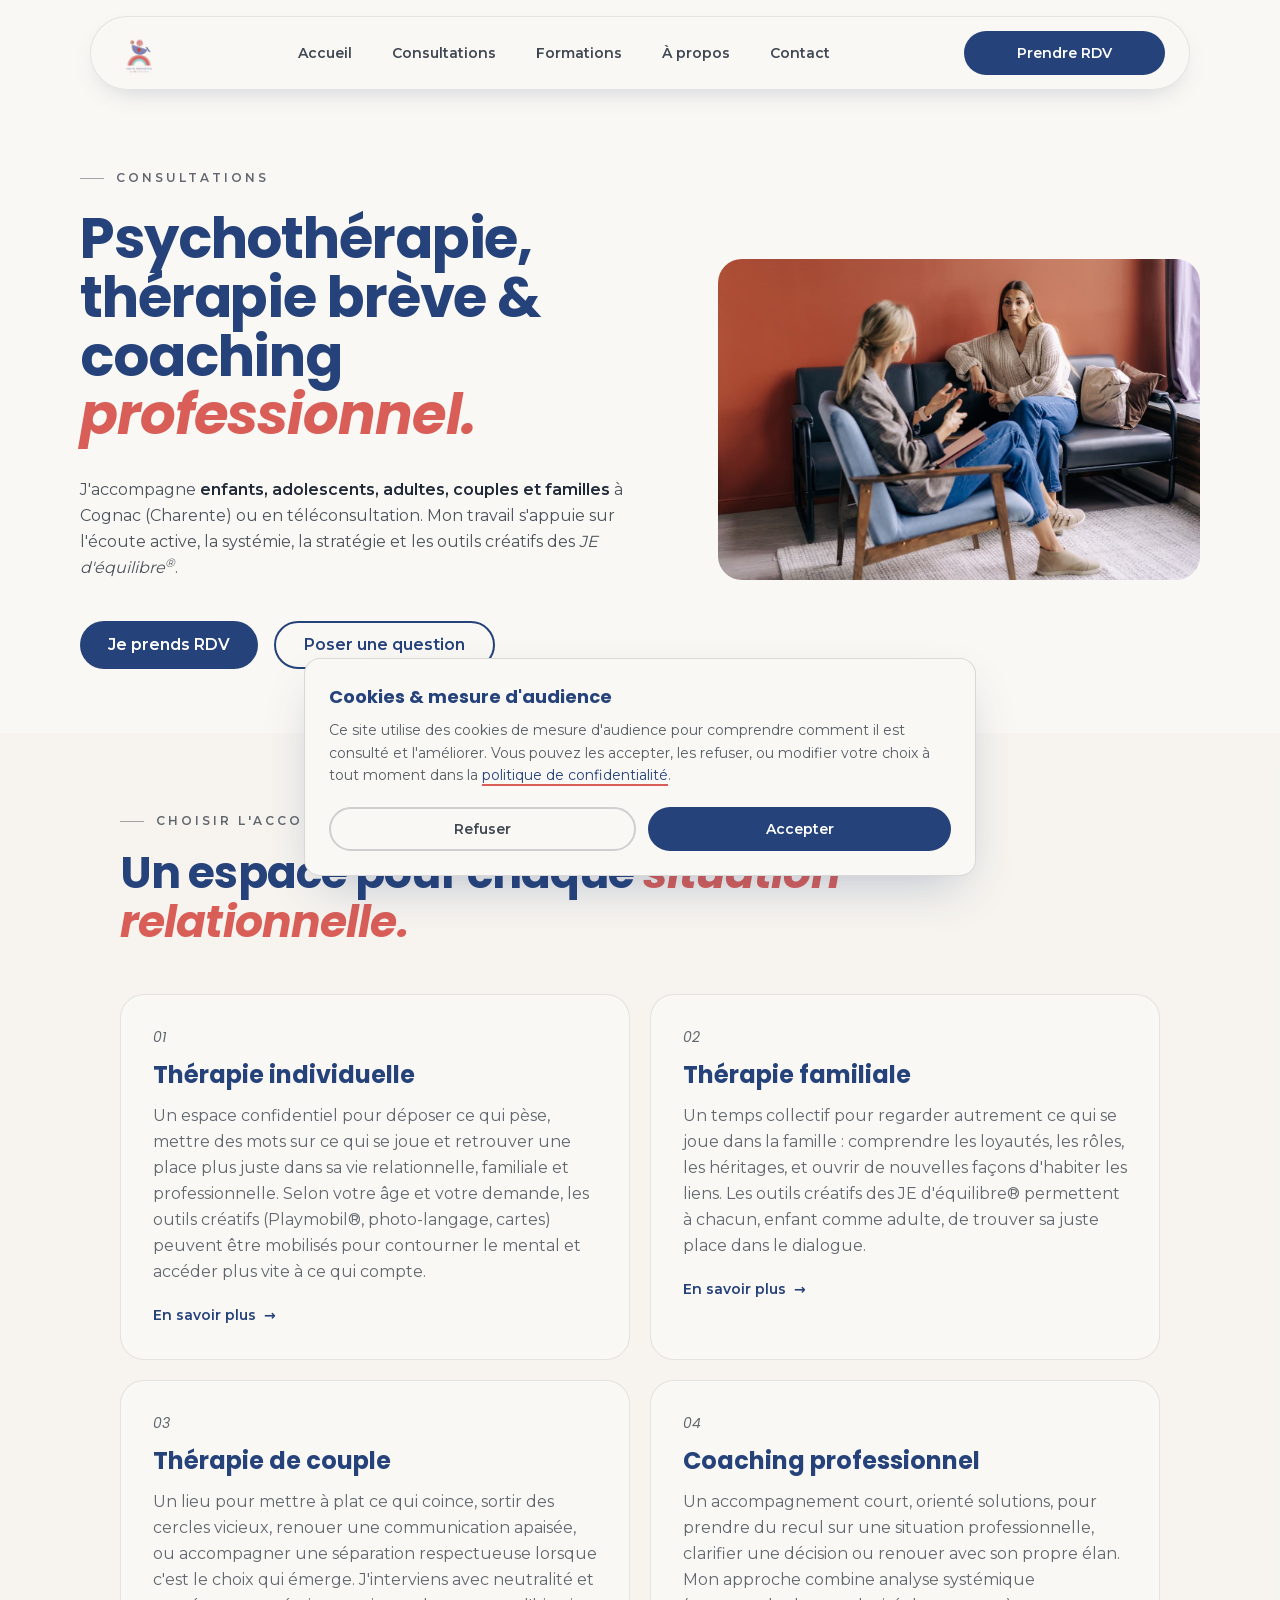
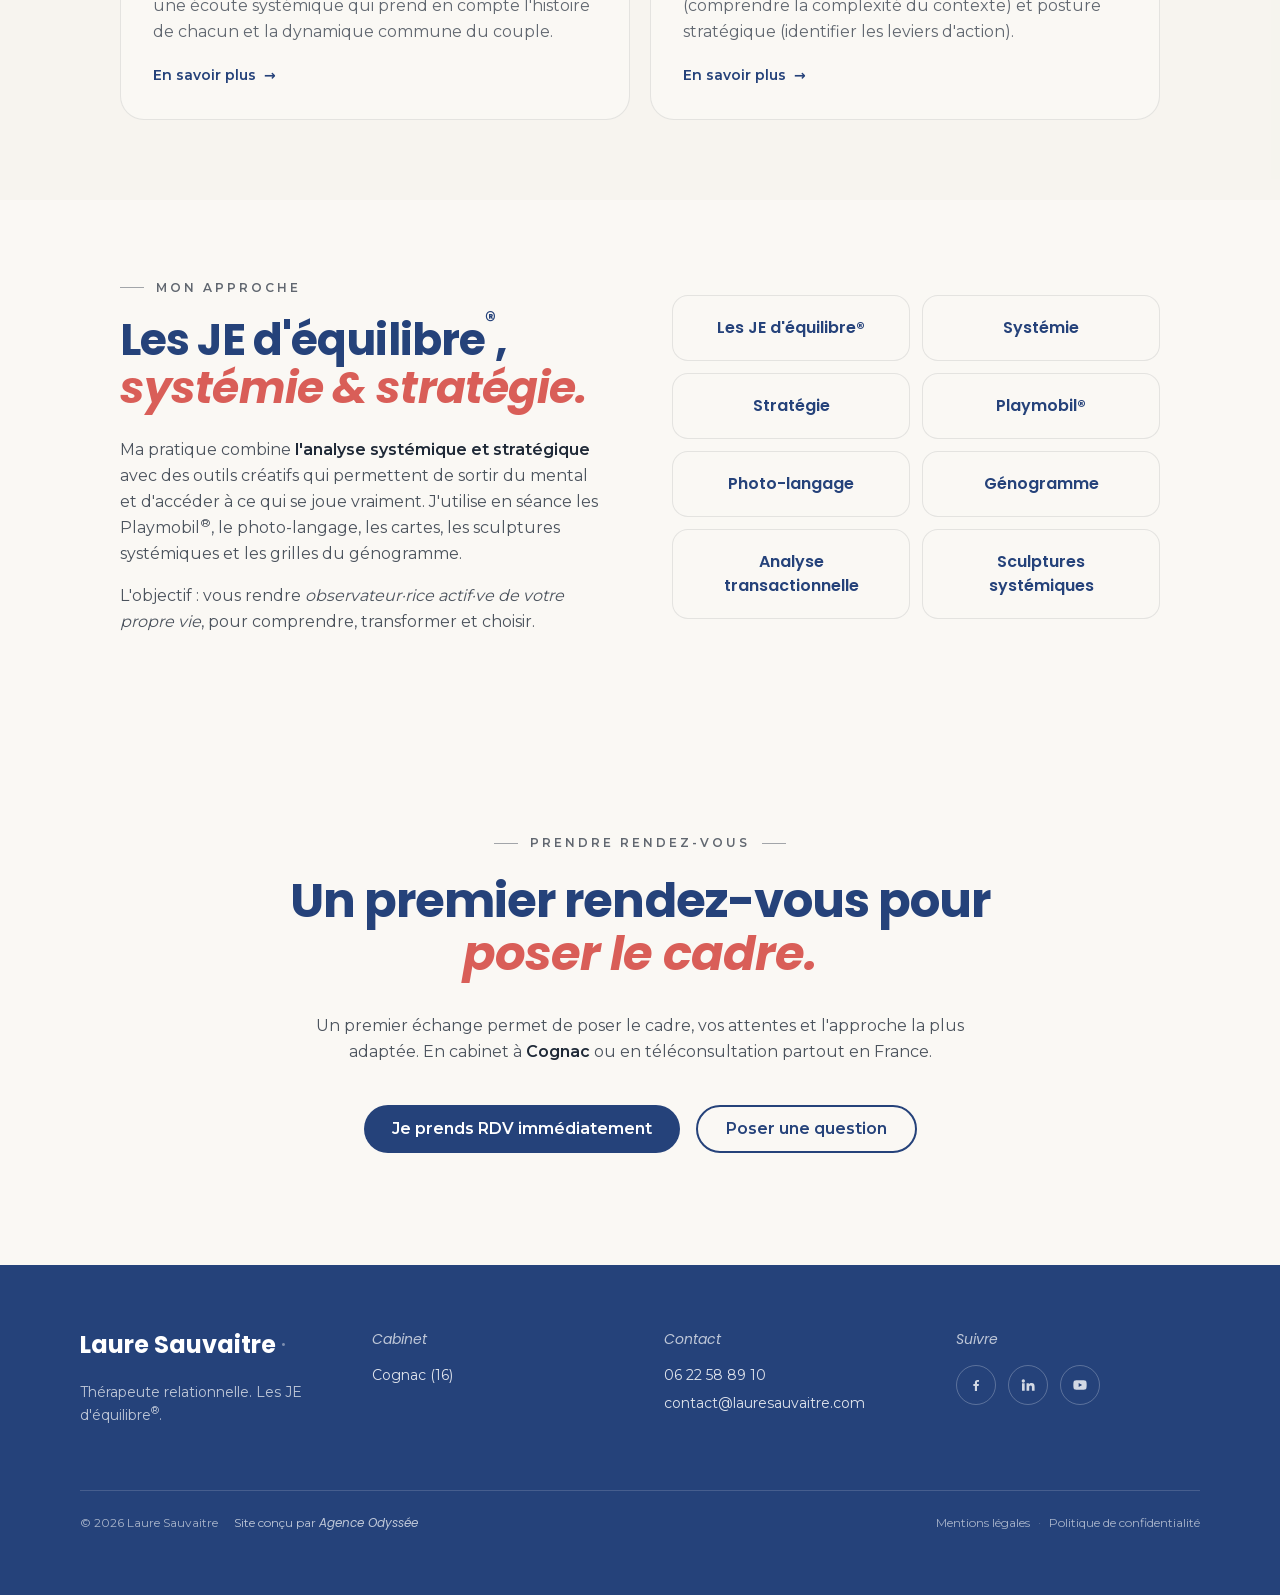
<file: consultations.html>
<!DOCTYPE html><html lang="fr" class="poppins_9fc342ce-module__eHRihq__variable montserrat_749a012d-module__NJFDTW__variable h-full antialiased"><head><meta charSet="utf-8"/><meta name="viewport" content="width=device-width, initial-scale=1"/><link rel="preload" href="/_next/static/media/47fe1b7cd6e6ed85-s.p.0~mcdl10zdfb3.woff2" as="font" crossorigin="" type="font/woff2"/><link rel="preload" href="/_next/static/media/6aac95a85db691f1-s.p.0qkjcfd5a90c2.woff2" as="font" crossorigin="" type="font/woff2"/><link rel="preload" href="/_next/static/media/829ba4228c966254-s.p.0ub.k0om~_-xi.woff2" as="font" crossorigin="" type="font/woff2"/><link rel="preload" href="/_next/static/media/a218039a3287bcfd-s.p.17-1enzs_j91b.woff2" as="font" crossorigin="" type="font/woff2"/><link rel="preload" href="/_next/static/media/b06c83c7cc676c09-s.p.15p9cfi8srt_k.woff2" as="font" crossorigin="" type="font/woff2"/><link rel="preload" href="/_next/static/media/b6620be20ad708dd-s.p.15glw.3ya746x.woff2" as="font" crossorigin="" type="font/woff2"/><link rel="preload" href="/_next/static/media/e2334d715941921e-s.p.12skym0rqknxy.woff2" as="font" crossorigin="" type="font/woff2"/><link rel="preload" href="/_next/static/media/e8f2fbee2754df70-s.p.0fzkl03jw-sdz.woff2" as="font" crossorigin="" type="font/woff2"/><link rel="preload" href="/_next/static/media/edcf447d6990da7e-s.p.0rmnzjlzsvg7u.woff2" as="font" crossorigin="" type="font/woff2"/><link rel="preload" as="image" href="/brand/logo.webp"/><link rel="preload" href="/brand/psychotherapie-coaching-individuel.jpg" as="image"/><link rel="stylesheet" href="/_next/static/chunks/0twuv8_a4w9l..css" data-precedence="next"/><link rel="preload" as="script" fetchPriority="low" href="/_next/static/chunks/0ht900cau6_ur.js"/><script src="/_next/static/chunks/0dgq26a5_oy.a.js" async=""></script><script src="/_next/static/chunks/0n~dq4kpx9xxx.js" async=""></script><script src="/_next/static/chunks/0oui10gukf8nf.js" async=""></script><script src="/_next/static/chunks/turbopack-0kgh._d10w-q9.js" async=""></script><script src="/_next/static/chunks/0p1xu9k1ddqoz.js" async=""></script><script src="/_next/static/chunks/0d3shmwh5_nmn.js" async=""></script><meta name="next-size-adjust" content=""/><title>Consultations : thérapie individuelle, couple, famille, coaching · Laure Sauvaitre</title><meta name="description" content="Psychothérapie, thérapie relationnelle et coaching systémique à Cognac (Charente) ou en téléconsultation. Individuelle, couple, famille, coaching professionnel."/><meta name="robots" content="index, follow"/><link rel="canonical" href="https://lauresauvaitre.com/consultations"/><meta property="og:title" content="Consultations : thérapie individuelle, couple, famille, coaching · Laure Sauvaitre"/><meta property="og:description" content="Psychothérapie, thérapie relationnelle et coaching systémique à Cognac (Charente) ou en téléconsultation. Individuelle, couple, famille, coaching professionnel."/><meta property="og:url" content="https://lauresauvaitre.com"/><meta property="og:site_name" content="Laure Sauvaitre"/><meta property="og:locale" content="fr_FR"/><meta property="og:image" content="https://lauresauvaitre.com/og-default.jpg"/><meta property="og:image:width" content="1200"/><meta property="og:image:height" content="630"/><meta property="og:image:alt" content="Laure Sauvaitre, thérapeute relationnelle et coach systémique en Charente"/><meta property="og:type" content="website"/><meta name="twitter:card" content="summary_large_image"/><meta name="twitter:title" content="Consultations : thérapie individuelle, couple, famille, coaching · Laure Sauvaitre"/><meta name="twitter:description" content="Psychothérapie, thérapie relationnelle et coaching systémique à Cognac (Charente) ou en téléconsultation. Individuelle, couple, famille, coaching professionnel."/><meta name="twitter:image" content="https://lauresauvaitre.com/og-default.jpg"/><meta name="twitter:image:alt" content="Laure Sauvaitre, thérapeute relationnelle et coach systémique en Charente"/><meta name="twitter:image:width" content="1200"/><meta name="twitter:image:height" content="630"/><link rel="icon" href="/icon.svg?icon.0c11ujt~tflyj.svg" sizes="any" type="image/svg+xml"/><script src="/_next/static/chunks/03~yq9q893hmn.js" noModule=""></script></head><body class="min-h-full flex flex-col font-body text-foreground bg-background"><div hidden=""><!--$--><!--/$--></div><script type="application/ld+json">{"@context":"https://schema.org","@type":"ProfessionalService","@id":"https://lauresauvaitre.com#organization","name":"Laure Sauvaitre","url":"https://lauresauvaitre.com","logo":"https://lauresauvaitre.com/brand/logo.webp","image":"https://lauresauvaitre.com/og-default.jpg","description":"Thérapeute relationnelle, coach systémique et stratégique à Cognac (Charente). Consultations individuelles, couple, famille, coaching et formations Qualiopi.","priceRange":"€€","telephone":"+33622588910","email":"mailto:contact@lauresauvaitre.com","address":{"@type":"PostalAddress","streetAddress":"24 rue de Segonzac","postalCode":"16100","addressLocality":"Cognac","addressRegion":"Charente","addressCountry":"FR"},"geo":{"@type":"GeoCoordinates","latitude":45.6898,"longitude":-0.3206},"areaServed":[{"@type":"Place","name":"Cognac"},{"@type":"Place","name":"Charente (16)"},{"@type":"Place","name":"Nouvelle-Aquitaine"},{"@type":"Place","name":"France (téléconsultation)"}],"sameAs":["https://www.linkedin.com/in/laure-sauvaitre-4713489b","https://www.facebook.com/lesjedequilibre","https://www.youtube.com/channel/UC7m3uyLe6G8E5Je1PD4fXtQ"],"founder":{"@type":"Person","name":"Laure Sauvaitre","jobTitle":"Thérapeute relationnelle · Coach systémique & stratégique","url":"https://lauresauvaitre.com","image":"https://lauresauvaitre.com/brand/portrait_laure.webp","knowsAbout":["Thérapie systémique et stratégique","Thérapie brève","Thérapie de couple","Thérapie familiale","Coaching d'équipe","Analyse de pratiques professionnelles","Photo-langage","Génogramme","Analyse transactionnelle","Sculptures systémiques","PNL"],"sameAs":["https://www.linkedin.com/in/laure-sauvaitre-4713489b","https://www.facebook.com/lesjedequilibre","https://www.youtube.com/channel/UC7m3uyLe6G8E5Je1PD4fXtQ"],"email":"mailto:contact@lauresauvaitre.com","telephone":"+33622588910","alumniOf":"15 ans professeur des écoles"},"employee":{"@type":"Person","name":"Laure Sauvaitre","jobTitle":"Thérapeute relationnelle · Coach systémique & stratégique","url":"https://lauresauvaitre.com","image":"https://lauresauvaitre.com/brand/portrait_laure.webp","knowsAbout":["Thérapie systémique et stratégique","Thérapie brève","Thérapie de couple","Thérapie familiale","Coaching d'équipe","Analyse de pratiques professionnelles","Photo-langage","Génogramme","Analyse transactionnelle","Sculptures systémiques","PNL"],"sameAs":["https://www.linkedin.com/in/laure-sauvaitre-4713489b","https://www.facebook.com/lesjedequilibre","https://www.youtube.com/channel/UC7m3uyLe6G8E5Je1PD4fXtQ"],"email":"mailto:contact@lauresauvaitre.com","telephone":"+33622588910","alumniOf":"15 ans professeur des écoles"}}</script><header class="sticky top-0 z-40 transition-all duration-300 bg-background/85 backdrop-blur-md"><nav class="mx-auto flex items-center justify-between transition-all duration-300 max-w-[1400px] px-6 md:px-12 py-3 md:py-6 border border-transparent"><a class="inline-flex items-center" aria-label="Accueil Laure Sauvaitre" href="/"><img src="/brand/logo.webp" alt="Laure Sauvaitre" class="w-auto transition-all duration-300 h-16 md:h-32"/></a><ul class="hidden lg:flex items-center gap-10 text-sm text-foreground/85"><li><a class="relative font-semibold hover:text-primary transition-colors after:absolute after:left-0 after:-bottom-1 after:h-[2px] after:w-0 after:bg-primary after:transition-all after:duration-300 hover:after:w-full" href="/">Accueil</a></li><li class="relative"><a class="relative font-semibold hover:text-primary transition-colors after:absolute after:left-0 after:-bottom-1 after:h-[2px] after:w-0 after:bg-primary after:transition-all after:duration-300 hover:after:w-full" aria-haspopup="true" aria-expanded="false" href="/consultations">Consultations</a><div class="absolute left-1/2 -translate-x-1/2 top-full pt-4 transition-all duration-200 opacity-0 -translate-y-1 pointer-events-none"><ul class="min-w-[280px] p-2 rounded-2xl bg-background border border-foreground/10 shadow-[0_12px_32px_-12px_rgba(37,66,122,0.25)]"><li><a class="block px-4 py-3 rounded-xl text-sm font-semibold text-foreground/85 hover:bg-chip/40 hover:text-primary transition-colors" href="/consultations/individuelle">Thérapie individuelle</a></li><li><a class="block px-4 py-3 rounded-xl text-sm font-semibold text-foreground/85 hover:bg-chip/40 hover:text-primary transition-colors" href="/consultations/familiale">Thérapie familiale</a></li><li><a class="block px-4 py-3 rounded-xl text-sm font-semibold text-foreground/85 hover:bg-chip/40 hover:text-primary transition-colors" href="/consultations/couple">Thérapie de couple</a></li><li><a class="block px-4 py-3 rounded-xl text-sm font-semibold text-foreground/85 hover:bg-chip/40 hover:text-primary transition-colors" href="/consultations/coaching">Coaching professionnel</a></li></ul></div></li><li><a class="relative font-semibold hover:text-primary transition-colors after:absolute after:left-0 after:-bottom-1 after:h-[2px] after:w-0 after:bg-primary after:transition-all after:duration-300 hover:after:w-full" href="/formations">Formations</a></li><li><a class="relative font-semibold hover:text-primary transition-colors after:absolute after:left-0 after:-bottom-1 after:h-[2px] after:w-0 after:bg-primary after:transition-all after:duration-300 hover:after:w-full" href="/a-propos">À propos</a></li><li><a class="relative font-semibold hover:text-primary transition-colors after:absolute after:left-0 after:-bottom-1 after:h-[2px] after:w-0 after:bg-primary after:transition-all after:duration-300 hover:after:w-full" href="/contact">Contact</a></li></ul><a href="https://www.ibookthedate.fr/therapeute/16100-cognac/laure-sauvaitre" target="_blank" rel="noopener noreferrer" class="group hidden lg:inline-flex items-center justify-center h-11 px-5 md:px-6 rounded-full bg-primary text-white text-sm font-semibold hover:bg-accent-subtle transition-colors"><span aria-hidden="true" class="inline-block w-[1.5em] mr-2 shrink-0"></span>Prendre RDV<span aria-hidden="true" class="inline-block w-[1.5em] ml-2 shrink-0 -translate-x-1 opacity-0 transition-all duration-200 group-hover:translate-x-0 group-hover:opacity-100">→</span></a><button type="button" class="lg:hidden inline-flex items-center justify-center size-11 rounded-full text-foreground hover:bg-foreground/5 transition-colors" aria-label="Ouvrir le menu" aria-expanded="false"><svg viewBox="0 0 24 24" fill="none" stroke="currentColor" stroke-width="2" stroke-linecap="round" class="size-6" aria-hidden="true"><line x1="4" y1="7" x2="20" y2="7"></line><line x1="4" y1="12" x2="20" y2="12"></line><line x1="4" y1="17" x2="20" y2="17"></line></svg></button></nav></header><div class="fixed inset-0 z-50 bg-background transition-opacity duration-300 lg:hidden opacity-0 pointer-events-none" aria-hidden="true"><div class="flex flex-col h-full px-6 pt-4 pb-10 overflow-y-auto"><div class="flex items-center justify-between"><a class="inline-flex items-center" aria-label="Accueil Laure Sauvaitre" href="/"><img src="/brand/logo.webp" alt="Laure Sauvaitre" class="h-16 w-auto"/></a><button type="button" class="inline-flex items-center justify-center size-11 rounded-full text-foreground hover:bg-foreground/5 transition-colors" aria-label="Fermer le menu"><svg viewBox="0 0 24 24" fill="none" stroke="currentColor" stroke-width="2" stroke-linecap="round" class="size-6" aria-hidden="true"><line x1="6" y1="6" x2="18" y2="18"></line><line x1="6" y1="18" x2="18" y2="6"></line></svg></button></div><ul class="mt-12 flex flex-col gap-5"><li><a class="font-heading text-3xl text-foreground hover:text-primary transition-colors" href="/">Accueil</a></li><li><button type="button" class="w-full flex items-center justify-between font-heading text-3xl text-foreground hover:text-primary transition-colors" aria-expanded="false">Consultations<span aria-hidden="true" class="text-2xl transition-transform duration-200 ">+</span></button><div class="overflow-hidden transition-all duration-300 max-h-0"><ul class="pl-3 flex flex-col gap-3 border-l-2 border-foreground/15"><li><a class="block pl-4 text-base italic text-foreground/70 hover:text-primary transition-colors" href="/consultations">Toutes les consultations</a></li><li><a class="block pl-4 text-lg text-foreground hover:text-primary transition-colors" href="/consultations/individuelle">Thérapie individuelle</a></li><li><a class="block pl-4 text-lg text-foreground hover:text-primary transition-colors" href="/consultations/familiale">Thérapie familiale</a></li><li><a class="block pl-4 text-lg text-foreground hover:text-primary transition-colors" href="/consultations/couple">Thérapie de couple</a></li><li><a class="block pl-4 text-lg text-foreground hover:text-primary transition-colors" href="/consultations/coaching">Coaching professionnel</a></li></ul></div></li><li><a class="font-heading text-3xl text-foreground hover:text-primary transition-colors" href="/formations">Formations</a></li><li><a class="font-heading text-3xl text-foreground hover:text-primary transition-colors" href="/a-propos">À propos</a></li><li><a class="font-heading text-3xl text-foreground hover:text-primary transition-colors" href="/contact">Contact</a></li></ul><a href="https://www.ibookthedate.fr/therapeute/16100-cognac/laure-sauvaitre" target="_blank" rel="noopener noreferrer" class="mt-auto inline-flex items-center justify-center h-14 px-7 rounded-full bg-primary text-white font-semibold hover:bg-accent-subtle transition-colors">Prendre RDV</a></div></div><main class="flex-1 flex flex-col"><section class="relative"><div class="mx-auto max-w-[1400px] px-6 md:px-16 lg:px-20 pt-10 md:pt-20 pb-12 md:pb-16 grid gap-10 md:gap-12 md:grid-cols-[1.1fr_0.9fr] md:items-center"><div><p class="flex items-center gap-3 text-xs tracking-[0.25em] uppercase text-foreground/70 font-semibold"><span aria-hidden="true" class="h-px w-6 bg-foreground/40"></span>Consultations</p><h1 class="mt-6 font-heading font-bold text-primary text-[2.25rem] md:text-[2.75rem] lg:text-[3.5rem] leading-[1.05] tracking-[-0.02em]">Psychothérapie, thérapie brève &amp; coaching<!-- --> <em class="italic text-accent-warm">professionnel.</em></h1><p class="mt-8 text-sm md:text-base text-foreground/80 leading-relaxed">J&#x27;accompagne<!-- --> <strong class="font-semibold text-foreground">enfants, adolescents, adultes, couples et familles</strong> <!-- -->à Cognac (Charente) ou en téléconsultation. Mon travail s&#x27;appuie sur l&#x27;écoute active, la systémie, la stratégie et les outils créatifs des<!-- --> <em class="italic">JE d&#x27;équilibre<sup>®</sup></em>.</p><div class="mt-10 flex flex-nowrap gap-3 sm:gap-4"><a href="https://www.ibookthedate.fr/therapeute/16100-cognac/laure-sauvaitre" target="_blank" rel="noopener noreferrer" class="group relative inline-flex h-12 flex-1 sm:flex-none items-center justify-center px-5 sm:px-7 rounded-full bg-primary text-white text-sm sm:text-base font-semibold whitespace-nowrap hover:bg-accent-subtle transition-colors"><span class="md:transition-transform md:duration-200 md:group-hover:-translate-x-2">Je prends RDV</span><span aria-hidden="true" class="hidden md:block absolute right-4 -translate-x-1 opacity-0 transition-all duration-200 group-hover:translate-x-0 group-hover:opacity-100">→</span></a><a class="group relative inline-flex h-12 flex-1 sm:flex-none items-center justify-center px-5 sm:px-7 rounded-full border-2 border-primary text-primary text-sm sm:text-base font-semibold whitespace-nowrap hover:bg-primary hover:text-white transition-colors" href="/contact"><span class="md:transition-transform md:duration-200 md:group-hover:-translate-x-2">Poser une question</span><span aria-hidden="true" class="hidden md:block absolute right-4 -translate-x-1 opacity-0 transition-all duration-200 group-hover:translate-x-0 group-hover:opacity-100">→</span></a></div></div><div class="relative aspect-[3/2] w-full md:max-w-xl mx-auto md:mx-0 md:ml-auto rounded-3xl overflow-hidden"><img src="/brand/psychotherapie-coaching-individuel.jpg" alt="Psychothérapie et coaching professionnel, séance d&#x27;écoute et d&#x27;accompagnement" class="absolute inset-0 h-full w-full object-cover"/></div></div></section><section class="py-16 md:py-20 bg-chip/25"><div class="mx-auto max-w-[1200px] px-6 md:px-16 lg:px-20"><p class="flex items-center gap-3 text-xs tracking-[0.25em] uppercase text-foreground/70 font-semibold"><span aria-hidden="true" class="h-px w-6 bg-foreground/40"></span>Choisir l&#x27;accompagnement</p><h2 class="mt-5 font-heading font-bold text-primary text-[2rem] md:text-[2.25rem] lg:text-[2.75rem] leading-[1.1] tracking-[-0.02em] max-w-3xl">Un espace pour chaque<!-- --> <em class="italic text-accent-warm">situation relationnelle.</em></h2><ul class="mt-12 grid gap-5 md:grid-cols-2"><li><a class="group relative block h-full p-6 md:p-8 rounded-3xl bg-background border border-foreground/10 hover:border-accent-warm transition-colors" href="/consultations/individuelle"><p class="italic font-heading text-sm text-foreground/70">01</p><p class="mt-3 font-heading font-bold text-primary text-xl md:text-2xl group-hover:text-accent-warm transition-colors">Thérapie individuelle</p><p class="mt-3 text-sm md:text-base text-foreground/70 leading-relaxed">Un espace confidentiel pour déposer ce qui pèse, mettre des mots sur ce qui se joue et retrouver une place plus juste dans sa vie relationnelle, familiale et professionnelle. Selon votre âge et votre demande, les outils créatifs (Playmobil®, photo-langage, cartes) peuvent être mobilisés pour contourner le mental et accéder plus vite à ce qui compte.</p><p class="mt-5 inline-flex items-center gap-2 text-sm font-semibold text-primary group-hover:text-accent-warm transition-colors">En savoir plus<span aria-hidden="true" class="transition-transform duration-200 group-hover:translate-x-1">→</span></p></a></li><li><a class="group relative block h-full p-6 md:p-8 rounded-3xl bg-background border border-foreground/10 hover:border-accent-warm transition-colors" href="/consultations/familiale"><p class="italic font-heading text-sm text-foreground/70">02</p><p class="mt-3 font-heading font-bold text-primary text-xl md:text-2xl group-hover:text-accent-warm transition-colors">Thérapie familiale</p><p class="mt-3 text-sm md:text-base text-foreground/70 leading-relaxed">Un temps collectif pour regarder autrement ce qui se joue dans la famille : comprendre les loyautés, les rôles, les héritages, et ouvrir de nouvelles façons d&#x27;habiter les liens. Les outils créatifs des JE d&#x27;équilibre® permettent à chacun, enfant comme adulte, de trouver sa juste place dans le dialogue.</p><p class="mt-5 inline-flex items-center gap-2 text-sm font-semibold text-primary group-hover:text-accent-warm transition-colors">En savoir plus<span aria-hidden="true" class="transition-transform duration-200 group-hover:translate-x-1">→</span></p></a></li><li><a class="group relative block h-full p-6 md:p-8 rounded-3xl bg-background border border-foreground/10 hover:border-accent-warm transition-colors" href="/consultations/couple"><p class="italic font-heading text-sm text-foreground/70">03</p><p class="mt-3 font-heading font-bold text-primary text-xl md:text-2xl group-hover:text-accent-warm transition-colors">Thérapie de couple</p><p class="mt-3 text-sm md:text-base text-foreground/70 leading-relaxed">Un lieu pour mettre à plat ce qui coince, sortir des cercles vicieux, renouer une communication apaisée, ou accompagner une séparation respectueuse lorsque c&#x27;est le choix qui émerge. J&#x27;interviens avec neutralité et une écoute systémique qui prend en compte l&#x27;histoire de chacun et la dynamique commune du couple.</p><p class="mt-5 inline-flex items-center gap-2 text-sm font-semibold text-primary group-hover:text-accent-warm transition-colors">En savoir plus<span aria-hidden="true" class="transition-transform duration-200 group-hover:translate-x-1">→</span></p></a></li><li><a class="group relative block h-full p-6 md:p-8 rounded-3xl bg-background border border-foreground/10 hover:border-accent-warm transition-colors" href="/consultations/coaching"><p class="italic font-heading text-sm text-foreground/70">04</p><p class="mt-3 font-heading font-bold text-primary text-xl md:text-2xl group-hover:text-accent-warm transition-colors">Coaching professionnel</p><p class="mt-3 text-sm md:text-base text-foreground/70 leading-relaxed">Un accompagnement court, orienté solutions, pour prendre du recul sur une situation professionnelle, clarifier une décision ou renouer avec son propre élan. Mon approche combine analyse systémique (comprendre la complexité du contexte) et posture stratégique (identifier les leviers d&#x27;action).</p><p class="mt-5 inline-flex items-center gap-2 text-sm font-semibold text-primary group-hover:text-accent-warm transition-colors">En savoir plus<span aria-hidden="true" class="transition-transform duration-200 group-hover:translate-x-1">→</span></p></a></li></ul></div></section><section class="py-16 md:py-20"><div class="mx-auto max-w-[1200px] px-6 md:px-16 lg:px-20 grid gap-10 md:gap-16 md:grid-cols-2 md:items-center"><div><p class="flex items-center gap-3 text-xs tracking-[0.25em] uppercase text-foreground/70 font-semibold"><span aria-hidden="true" class="h-px w-6 bg-foreground/40"></span>Mon approche</p><h2 class="mt-5 font-heading font-bold text-primary text-[2rem] md:text-[2.25rem] lg:text-[2.75rem] leading-[1.1] tracking-[-0.02em]">Les JE d&#x27;équilibre<sup class="text-[0.5em] align-super">®</sup>,<br/><em class="italic text-accent-warm">systémie &amp; stratégie.</em></h2><p class="mt-6 text-sm md:text-base text-foreground/80 leading-relaxed">Ma pratique combine<!-- --> <strong class="font-semibold text-foreground">l&#x27;analyse systémique et stratégique</strong> <!-- -->avec des outils créatifs qui permettent de sortir du mental et d&#x27;accéder à ce qui se joue vraiment. J&#x27;utilise en séance les Playmobil<sup>®</sup>, le photo-langage, les cartes, les sculptures systémiques et les grilles du génogramme.</p><p class="mt-4 text-sm md:text-base text-foreground/80 leading-relaxed">L&#x27;objectif : vous rendre<!-- --> <em class="italic">observateur·rice actif·ve de votre propre vie</em>, pour comprendre, transformer et choisir.</p></div><ul class="grid grid-cols-2 gap-3"><li class="p-4 md:p-5 rounded-2xl bg-background border border-foreground/10 text-center font-heading font-semibold text-sm md:text-base text-primary">Les JE d&#x27;équilibre®</li><li class="p-4 md:p-5 rounded-2xl bg-background border border-foreground/10 text-center font-heading font-semibold text-sm md:text-base text-primary">Systémie</li><li class="p-4 md:p-5 rounded-2xl bg-background border border-foreground/10 text-center font-heading font-semibold text-sm md:text-base text-primary">Stratégie</li><li class="p-4 md:p-5 rounded-2xl bg-background border border-foreground/10 text-center font-heading font-semibold text-sm md:text-base text-primary">Playmobil®</li><li class="p-4 md:p-5 rounded-2xl bg-background border border-foreground/10 text-center font-heading font-semibold text-sm md:text-base text-primary">Photo-langage</li><li class="p-4 md:p-5 rounded-2xl bg-background border border-foreground/10 text-center font-heading font-semibold text-sm md:text-base text-primary">Génogramme</li><li class="p-4 md:p-5 rounded-2xl bg-background border border-foreground/10 text-center font-heading font-semibold text-sm md:text-base text-primary">Analyse transactionnelle</li><li class="p-4 md:p-5 rounded-2xl bg-background border border-foreground/10 text-center font-heading font-semibold text-sm md:text-base text-primary">Sculptures systémiques</li></ul></div></section><section class="py-20 md:py-28"><div class="mx-auto max-w-[900px] px-6 text-center"><p class="inline-flex items-center gap-3 text-xs tracking-[0.25em] uppercase text-foreground/70 font-semibold"><span aria-hidden="true" class="h-px w-6 bg-foreground/40"></span>Prendre rendez-vous<span aria-hidden="true" class="h-px w-6 bg-foreground/40"></span></p><h2 class="mt-6 font-heading font-bold text-primary text-[2rem] md:text-[2.5rem] lg:text-[3rem] leading-[1.1] tracking-[-0.02em]">Un premier rendez-vous pour<br/><em class="italic text-accent-warm">poser le cadre.</em></h2><p class="mt-8 max-w-2xl mx-auto text-sm md:text-base text-foreground/80 leading-relaxed">Un premier échange permet de poser le cadre, vos attentes et l&#x27;approche la plus adaptée. En cabinet à<!-- --> <strong class="font-semibold text-foreground">Cognac</strong> <!-- -->ou en téléconsultation partout en France.</p><div class="mt-10 flex flex-wrap gap-4 justify-center"><a href="https://www.ibookthedate.fr/therapeute/16100-cognac/laure-sauvaitre" target="_blank" rel="noopener noreferrer" class="group relative inline-flex h-12 items-center justify-center px-7 rounded-full bg-primary text-white font-semibold hover:bg-accent-subtle transition-colors"><span class="md:transition-transform md:duration-200 md:group-hover:-translate-x-2">Je prends RDV immédiatement</span><span aria-hidden="true" class="hidden md:block absolute right-4 -translate-x-1 opacity-0 transition-all duration-200 group-hover:translate-x-0 group-hover:opacity-100">→</span></a><a class="group relative inline-flex h-12 items-center justify-center px-7 rounded-full border-2 border-primary text-primary font-semibold hover:bg-primary hover:text-white transition-colors" href="/contact"><span class="md:transition-transform md:duration-200 md:group-hover:-translate-x-2">Poser une question</span><span aria-hidden="true" class="hidden md:block absolute right-4 -translate-x-1 opacity-0 transition-all duration-200 group-hover:translate-x-0 group-hover:opacity-100">→</span></a></div></div></section><!--$--><!--/$--></main><footer class="bg-primary text-white"><div class="mx-auto max-w-[1400px] px-6 md:px-16 lg:px-20 py-14 md:py-16"><div class="grid gap-10 md:gap-12 md:grid-cols-4"><div><p class="font-heading font-bold text-2xl text-white">Laure Sauvaitre<!-- --> <span aria-hidden="true" class="text-white/40 font-normal">·</span></p><p class="mt-5 text-sm text-white/70 leading-relaxed">Thérapeute relationnelle. Les JE d&#x27;équilibre<sup>®</sup>.</p></div><div><p class="italic font-heading text-sm text-white/70">Cabinet</p><p class="mt-4 text-sm text-white/85">Cognac (16)</p></div><div><p class="italic font-heading text-sm text-white/70">Contact</p><p class="mt-4 text-sm"><a href="tel:+33622588910" class="text-white/85 hover:text-accent-soft transition-colors">06 22 58 89 10</a></p><p class="mt-2 text-sm"><a href="mailto:contact@lauresauvaitre.com" class="text-white/85 hover:text-accent-soft transition-colors">contact@lauresauvaitre.com</a></p></div><div><p class="italic font-heading text-sm text-white/70">Suivre</p><ul class="mt-4 flex items-center gap-3"><li><a href="https://www.facebook.com/lesjedequilibre" target="_blank" rel="noopener noreferrer" aria-label="Facebook" class="inline-flex items-center justify-center size-10 rounded-full border border-white/25 text-white/80 hover:border-accent-soft hover:text-accent-soft transition-colors"><svg viewBox="0 0 24 24" fill="currentColor" aria-hidden="true" class="size-4"><path d="M13.5 21v-7.5h2.5l.38-3H13.5V8.62c0-.87.24-1.46 1.49-1.46H16.5V4.47a20.66 20.66 0 0 0-2.31-.12c-2.29 0-3.86 1.4-3.86 3.96V10.5H8v3h2.33V21h3.17Z"></path></svg></a></li><li><a href="https://www.linkedin.com/in/laure-sauvaitre-4713489b" target="_blank" rel="noopener noreferrer" aria-label="LinkedIn" class="inline-flex items-center justify-center size-10 rounded-full border border-white/25 text-white/80 hover:border-accent-soft hover:text-accent-soft transition-colors"><svg viewBox="0 0 24 24" fill="currentColor" aria-hidden="true" class="size-4"><path d="M4.98 3.5a2.5 2.5 0 1 1 0 5 2.5 2.5 0 0 1 0-5ZM3 9.5h4v11H3v-11ZM9.5 9.5h3.83v1.5h.05c.53-.95 1.82-1.95 3.75-1.95 4 0 4.74 2.5 4.74 5.76V20.5h-4V15.5c0-1.25-.02-2.85-1.88-2.85-1.88 0-2.17 1.35-2.17 2.76V20.5h-4v-11Z"></path></svg></a></li><li><a href="https://www.youtube.com/channel/UC7m3uyLe6G8E5Je1PD4fXtQ" target="_blank" rel="noopener noreferrer" aria-label="YouTube" class="inline-flex items-center justify-center size-10 rounded-full border border-white/25 text-white/80 hover:border-accent-soft hover:text-accent-soft transition-colors"><svg viewBox="0 0 24 24" fill="currentColor" aria-hidden="true" class="size-4"><path d="M21.58 7.19a2.51 2.51 0 0 0-1.77-1.77C18.25 5 12 5 12 5s-6.25 0-7.81.42A2.51 2.51 0 0 0 2.42 7.19 26.2 26.2 0 0 0 2 12a26.2 26.2 0 0 0 .42 4.81 2.51 2.51 0 0 0 1.77 1.77C5.75 19 12 19 12 19s6.25 0 7.81-.42a2.51 2.51 0 0 0 1.77-1.77A26.2 26.2 0 0 0 22 12a26.2 26.2 0 0 0-.42-4.81ZM10 15V9l5.2 3-5.2 3Z"></path></svg></a></li></ul></div></div><div class="mt-14 md:mt-16 pt-6 border-t border-white/15 flex flex-col md:flex-row items-start md:items-center justify-between gap-3 text-xs text-white/60"><div class="flex flex-col md:flex-row md:items-center gap-x-4 gap-y-1"><p>© <!-- -->2026<!-- --> <!-- -->Laure Sauvaitre</p><p class="text-white/70">Site conçu par<!-- --> <a href="https://odyssee-agency.com" target="_blank" rel="noopener noreferrer" class="italic font-heading text-white/70 hover:text-accent-soft transition-colors">Agence Odyssée</a></p></div><ul class="flex flex-wrap items-center gap-x-2 gap-y-1"><li class="flex items-center gap-2"><a class="hover:text-accent-soft transition-colors" href="/mentions-legales">Mentions légales</a></li><li class="flex items-center gap-2"><span aria-hidden="true" class="text-white/30">·</span><a class="hover:text-accent-soft transition-colors" href="/politique-confidentialite">Politique de confidentialité</a></li></ul></div></div></footer><a href="https://www.ibookthedate.fr/therapeute/16100-cognac/laure-sauvaitre" target="_blank" rel="noopener noreferrer" aria-label="Prendre rendez-vous" class="group fixed bottom-5 right-5 md:bottom-8 md:right-8 z-30 lg:hidden inline-flex items-center gap-2 h-12 md:h-14 px-5 md:px-6 rounded-full bg-primary text-white text-sm md:text-base font-semibold md:shadow-[0_12px_32px_-8px_rgba(37,66,122,0.5)] hover:bg-accent-subtle md:hover:shadow-[0_16px_40px_-8px_rgba(37,66,122,0.6)] transition-all duration-200"><svg viewBox="0 0 24 24" fill="none" stroke="currentColor" stroke-width="2" stroke-linecap="round" stroke-linejoin="round" class="size-5 shrink-0" aria-hidden="true"><rect x="3" y="4" width="18" height="18" rx="2" ry="2"></rect><line x1="16" y1="2" x2="16" y2="6"></line><line x1="8" y1="2" x2="8" y2="6"></line><line x1="3" y1="10" x2="21" y2="10"></line></svg>Prendre RDV</a><script src="/_next/static/chunks/0ht900cau6_ur.js" id="_R_" async=""></script><script>(self.__next_f=self.__next_f||[]).push([0])</script><script>self.__next_f.push([1,"1:\"$Sreact.fragment\"\nd:I[68027,[\"/_next/static/chunks/0p1xu9k1ddqoz.js\",\"/_next/static/chunks/0d3shmwh5_nmn.js\"],\"default\",1]\n:HL[\"/_next/static/chunks/0twuv8_a4w9l..css\",\"style\"]\n:HL[\"/_next/static/media/47fe1b7cd6e6ed85-s.p.0~mcdl10zdfb3.woff2\",\"font\",{\"crossOrigin\":\"\",\"type\":\"font/woff2\"}]\n:HL[\"/_next/static/media/6aac95a85db691f1-s.p.0qkjcfd5a90c2.woff2\",\"font\",{\"crossOrigin\":\"\",\"type\":\"font/woff2\"}]\n:HL[\"/_next/static/media/829ba4228c966254-s.p.0ub.k0om~_-xi.woff2\",\"font\",{\"crossOrigin\":\"\",\"type\":\"font/woff2\"}]\n:HL[\"/_next/static/media/a218039a3287bcfd-s.p.17-1enzs_j91b.woff2\",\"font\",{\"crossOrigin\":\"\",\"type\":\"font/woff2\"}]\n:HL[\"/_next/static/media/b06c83c7cc676c09-s.p.15p9cfi8srt_k.woff2\",\"font\",{\"crossOrigin\":\"\",\"type\":\"font/woff2\"}]\n:HL[\"/_next/static/media/b6620be20ad708dd-s.p.15glw.3ya746x.woff2\",\"font\",{\"crossOrigin\":\"\",\"type\":\"font/woff2\"}]\n:HL[\"/_next/static/media/e2334d715941921e-s.p.12skym0rqknxy.woff2\",\"font\",{\"crossOrigin\":\"\",\"type\":\"font/woff2\"}]\n:HL[\"/_next/static/media/e8f2fbee2754df70-s.p.0fzkl03jw-sdz.woff2\",\"font\",{\"crossOrigin\":\"\",\"type\":\"font/woff2\"}]\n:HL[\"/_next/static/media/edcf447d6990da7e-s.p.0rmnzjlzsvg7u.woff2\",\"font\",{\"crossOrigin\":\"\",\"type\":\"font/woff2\"}]\n2:Ta8e,"])</script><script>self.__next_f.push([1,"{\"@context\":\"https://schema.org\",\"@type\":\"ProfessionalService\",\"@id\":\"https://lauresauvaitre.com#organization\",\"name\":\"Laure Sauvaitre\",\"url\":\"https://lauresauvaitre.com\",\"logo\":\"https://lauresauvaitre.com/brand/logo.webp\",\"image\":\"https://lauresauvaitre.com/og-default.jpg\",\"description\":\"Thérapeute relationnelle, coach systémique et stratégique à Cognac (Charente). Consultations individuelles, couple, famille, coaching et formations Qualiopi.\",\"priceRange\":\"€€\",\"telephone\":\"+33622588910\",\"email\":\"mailto:contact@lauresauvaitre.com\",\"address\":{\"@type\":\"PostalAddress\",\"streetAddress\":\"24 rue de Segonzac\",\"postalCode\":\"16100\",\"addressLocality\":\"Cognac\",\"addressRegion\":\"Charente\",\"addressCountry\":\"FR\"},\"geo\":{\"@type\":\"GeoCoordinates\",\"latitude\":45.6898,\"longitude\":-0.3206},\"areaServed\":[{\"@type\":\"Place\",\"name\":\"Cognac\"},{\"@type\":\"Place\",\"name\":\"Charente (16)\"},{\"@type\":\"Place\",\"name\":\"Nouvelle-Aquitaine\"},{\"@type\":\"Place\",\"name\":\"France (téléconsultation)\"}],\"sameAs\":[\"https://www.linkedin.com/in/laure-sauvaitre-4713489b\",\"https://www.facebook.com/lesjedequilibre\",\"https://www.youtube.com/channel/UC7m3uyLe6G8E5Je1PD4fXtQ\"],\"founder\":{\"@type\":\"Person\",\"name\":\"Laure Sauvaitre\",\"jobTitle\":\"Thérapeute relationnelle · Coach systémique \u0026 stratégique\",\"url\":\"https://lauresauvaitre.com\",\"image\":\"https://lauresauvaitre.com/brand/portrait_laure.webp\",\"knowsAbout\":[\"Thérapie systémique et stratégique\",\"Thérapie brève\",\"Thérapie de couple\",\"Thérapie familiale\",\"Coaching d'équipe\",\"Analyse de pratiques professionnelles\",\"Photo-langage\",\"Génogramme\",\"Analyse transactionnelle\",\"Sculptures systémiques\",\"PNL\"],\"sameAs\":[\"https://www.linkedin.com/in/laure-sauvaitre-4713489b\",\"https://www.facebook.com/lesjedequilibre\",\"https://www.youtube.com/channel/UC7m3uyLe6G8E5Je1PD4fXtQ\"],\"email\":\"mailto:contact@lauresauvaitre.com\",\"telephone\":\"+33622588910\",\"alumniOf\":\"15 ans professeur des écoles\"},\"employee\":{\"@type\":\"Person\",\"name\":\"Laure Sauvaitre\",\"jobTitle\":\"Thérapeute relationnelle · Coach systémique \u0026 stratégique\",\"url\":\"https://lauresauvaitre.com\",\"image\":\"https://lauresauvaitre.com/brand/portrait_laure.webp\",\"knowsAbout\":[\"Thérapie systémique et stratégique\",\"Thérapie brève\",\"Thérapie de couple\",\"Thérapie familiale\",\"Coaching d'équipe\",\"Analyse de pratiques professionnelles\",\"Photo-langage\",\"Génogramme\",\"Analyse transactionnelle\",\"Sculptures systémiques\",\"PNL\"],\"sameAs\":[\"https://www.linkedin.com/in/laure-sauvaitre-4713489b\",\"https://www.facebook.com/lesjedequilibre\",\"https://www.youtube.com/channel/UC7m3uyLe6G8E5Je1PD4fXtQ\"],\"email\":\"mailto:contact@lauresauvaitre.com\",\"telephone\":\"+33622588910\",\"alumniOf\":\"15 ans professeur des écoles\"}}"])</script><script>self.__next_f.push([1,"0:{\"P\":null,\"c\":[\"\",\"consultations\"],\"q\":\"\",\"i\":false,\"f\":[[[\"\",{\"children\":[\"consultations\",{\"children\":[\"__PAGE__\",{}]}]},\"$undefined\",\"$undefined\",16],[[\"$\",\"$1\",\"c\",{\"children\":[[[\"$\",\"link\",\"0\",{\"rel\":\"stylesheet\",\"href\":\"/_next/static/chunks/0twuv8_a4w9l..css\",\"precedence\":\"next\",\"crossOrigin\":\"$undefined\",\"nonce\":\"$undefined\"}],[\"$\",\"script\",\"script-0\",{\"src\":\"/_next/static/chunks/0p1xu9k1ddqoz.js\",\"async\":true,\"nonce\":\"$undefined\"}],[\"$\",\"script\",\"script-1\",{\"src\":\"/_next/static/chunks/0d3shmwh5_nmn.js\",\"async\":true,\"nonce\":\"$undefined\"}]],[\"$\",\"html\",null,{\"lang\":\"fr\",\"className\":\"poppins_9fc342ce-module__eHRihq__variable montserrat_749a012d-module__NJFDTW__variable h-full antialiased\",\"children\":[\"$\",\"body\",null,{\"className\":\"min-h-full flex flex-col font-body text-foreground bg-background\",\"children\":[[\"$\",\"script\",null,{\"type\":\"application/ld+json\",\"dangerouslySetInnerHTML\":{\"__html\":\"$2\"}}],\"$L3\",\"$L4\",\"$L5\",\"$L6\",\"$L7\",\"$L8\"]}]}]]}],{\"children\":[\"$L9\",{\"children\":[\"$La\",{},null,false,null]},null,false,\"$@b\"]},null,false,null],\"$Lc\",false]],\"m\":\"$undefined\",\"G\":[\"$d\",[\"$Le\"]],\"S\":true,\"h\":null,\"s\":\"$undefined\",\"l\":\"$undefined\",\"p\":\"$undefined\",\"d\":\"$undefined\",\"b\":\"jUKoDAPg75vyWH31-Dcgi\"}\n"])</script><script>self.__next_f.push([1,"f:I[2482,[\"/_next/static/chunks/0p1xu9k1ddqoz.js\",\"/_next/static/chunks/0d3shmwh5_nmn.js\"],\"GoogleAnalytics\"]\n10:I[45872,[\"/_next/static/chunks/0p1xu9k1ddqoz.js\",\"/_next/static/chunks/0d3shmwh5_nmn.js\"],\"Header\"]\n11:I[39756,[\"/_next/static/chunks/0p1xu9k1ddqoz.js\",\"/_next/static/chunks/0d3shmwh5_nmn.js\"],\"default\"]\n12:I[37457,[\"/_next/static/chunks/0p1xu9k1ddqoz.js\",\"/_next/static/chunks/0d3shmwh5_nmn.js\"],\"default\"]\n16:I[75941,[\"/_next/static/chunks/0p1xu9k1ddqoz.js\",\"/_next/static/chunks/0d3shmwh5_nmn.js\"],\"ConsentBanner\"]\n17:I[22016,[\"/_next/static/chunks/0p1xu9k1ddqoz.js\",\"/_next/static/chunks/0d3shmwh5_nmn.js\"],\"\"]\n1d:I[97367,[\"/_next/static/chunks/0p1xu9k1ddqoz.js\",\"/_next/static/chunks/0d3shmwh5_nmn.js\"],\"ViewportBoundary\"]\n1f:I[97367,[\"/_next/static/chunks/0p1xu9k1ddqoz.js\",\"/_next/static/chunks/0d3shmwh5_nmn.js\"],\"MetadataBoundary\"]\n20:\"$Sreact.suspense\"\n:HL[\"/brand/psychotherapie-coaching-individuel.jpg\",\"image\"]\n3:[\"$\",\"$Lf\",null,{}]\n4:[\"$\",\"$L10\",null,{}]\n"])</script><script>self.__next_f.push([1,"5:[\"$\",\"main\",null,{\"className\":\"flex-1 flex flex-col\",\"children\":[\"$\",\"$L11\",null,{\"parallelRouterKey\":\"children\",\"error\":\"$undefined\",\"errorStyles\":\"$undefined\",\"errorScripts\":\"$undefined\",\"template\":[\"$\",\"$L12\",null,{}],\"templateStyles\":\"$undefined\",\"templateScripts\":\"$undefined\",\"notFound\":[[[\"$\",\"title\",null,{\"children\":\"404: This page could not be found.\"}],[\"$\",\"div\",null,{\"style\":{\"fontFamily\":\"system-ui,\\\"Segoe UI\\\",Roboto,Helvetica,Arial,sans-serif,\\\"Apple Color Emoji\\\",\\\"Segoe UI Emoji\\\"\",\"height\":\"100vh\",\"textAlign\":\"center\",\"display\":\"flex\",\"flexDirection\":\"column\",\"alignItems\":\"center\",\"justifyContent\":\"center\"},\"children\":[\"$\",\"div\",null,{\"children\":[[\"$\",\"style\",null,{\"dangerouslySetInnerHTML\":{\"__html\":\"body{color:#000;background:#fff;margin:0}.next-error-h1{border-right:1px solid rgba(0,0,0,.3)}@media (prefers-color-scheme:dark){body{color:#fff;background:#000}.next-error-h1{border-right:1px solid rgba(255,255,255,.3)}}\"}}],[\"$\",\"h1\",null,{\"className\":\"next-error-h1\",\"style\":{\"display\":\"inline-block\",\"margin\":\"0 20px 0 0\",\"padding\":\"0 23px 0 0\",\"fontSize\":24,\"fontWeight\":500,\"verticalAlign\":\"top\",\"lineHeight\":\"49px\"},\"children\":404}],[\"$\",\"div\",null,{\"style\":{\"display\":\"inline-block\"},\"children\":[\"$\",\"h2\",null,{\"style\":{\"fontSize\":14,\"fontWeight\":400,\"lineHeight\":\"49px\",\"margin\":0},\"children\":\"This page could not be found.\"}]}]]}]}]],[]],\"forbidden\":\"$undefined\",\"unauthorized\":\"$undefined\"}]}]\n"])</script><script>self.__next_f.push([1,"6:[\"$\",\"footer\",null,{\"className\":\"bg-primary text-white\",\"children\":[\"$\",\"div\",null,{\"className\":\"mx-auto max-w-[1400px] px-6 md:px-16 lg:px-20 py-14 md:py-16\",\"children\":[[\"$\",\"div\",null,{\"className\":\"grid gap-10 md:gap-12 md:grid-cols-4\",\"children\":[[\"$\",\"div\",null,{\"children\":[[\"$\",\"p\",null,{\"className\":\"font-heading font-bold text-2xl text-white\",\"children\":[\"Laure Sauvaitre\",\" \",[\"$\",\"span\",null,{\"aria-hidden\":true,\"className\":\"text-white/40 font-normal\",\"children\":\"·\"}]]}],[\"$\",\"p\",null,{\"className\":\"mt-5 text-sm text-white/70 leading-relaxed\",\"children\":[\"Thérapeute relationnelle. Les JE d'équilibre\",[\"$\",\"sup\",null,{\"children\":\"®\"}],\".\"]}]]}],[\"$\",\"div\",null,{\"children\":[[\"$\",\"p\",null,{\"className\":\"italic font-heading text-sm text-white/70\",\"children\":\"Cabinet\"}],[\"$\",\"p\",null,{\"className\":\"mt-4 text-sm text-white/85\",\"children\":\"Cognac (16)\"}]]}],[\"$\",\"div\",null,{\"children\":[[\"$\",\"p\",null,{\"className\":\"italic font-heading text-sm text-white/70\",\"children\":\"Contact\"}],[\"$\",\"p\",null,{\"className\":\"mt-4 text-sm\",\"children\":[\"$\",\"a\",null,{\"href\":\"tel:+33622588910\",\"className\":\"text-white/85 hover:text-accent-soft transition-colors\",\"children\":\"06 22 58 89 10\"}]}],[\"$\",\"p\",null,{\"className\":\"mt-2 text-sm\",\"children\":[\"$\",\"a\",null,{\"href\":\"mailto:contact@lauresauvaitre.com\",\"className\":\"text-white/85 hover:text-accent-soft transition-colors\",\"children\":\"contact@lauresauvaitre.com\"}]}]]}],[\"$\",\"div\",null,{\"children\":[[\"$\",\"p\",null,{\"className\":\"italic font-heading text-sm text-white/70\",\"children\":\"Suivre\"}],[\"$\",\"ul\",null,{\"className\":\"mt-4 flex items-center gap-3\",\"children\":[[\"$\",\"li\",\"Facebook\",{\"children\":[\"$\",\"a\",null,{\"href\":\"https://www.facebook.com/lesjedequilibre\",\"target\":\"_blank\",\"rel\":\"noopener noreferrer\",\"aria-label\":\"Facebook\",\"className\":\"inline-flex items-center justify-center size-10 rounded-full border border-white/25 text-white/80 hover:border-accent-soft hover:text-accent-soft transition-colors\",\"children\":[\"$\",\"svg\",null,{\"viewBox\":\"0 0 24 24\",\"fill\":\"currentColor\",\"aria-hidden\":true,\"className\":\"size-4\",\"children\":[\"$\",\"path\",null,{\"d\":\"M13.5 21v-7.5h2.5l.38-3H13.5V8.62c0-.87.24-1.46 1.49-1.46H16.5V4.47a20.66 20.66 0 0 0-2.31-.12c-2.29 0-3.86 1.4-3.86 3.96V10.5H8v3h2.33V21h3.17Z\"}]}]}]}],[\"$\",\"li\",\"LinkedIn\",{\"children\":[\"$\",\"a\",null,{\"href\":\"https://www.linkedin.com/in/laure-sauvaitre-4713489b\",\"target\":\"_blank\",\"rel\":\"noopener noreferrer\",\"aria-label\":\"LinkedIn\",\"className\":\"inline-flex items-center justify-center size-10 rounded-full border border-white/25 text-white/80 hover:border-accent-soft hover:text-accent-soft transition-colors\",\"children\":[\"$\",\"svg\",null,{\"viewBox\":\"0 0 24 24\",\"fill\":\"currentColor\",\"aria-hidden\":true,\"className\":\"size-4\",\"children\":[\"$\",\"path\",null,{\"d\":\"M4.98 3.5a2.5 2.5 0 1 1 0 5 2.5 2.5 0 0 1 0-5ZM3 9.5h4v11H3v-11ZM9.5 9.5h3.83v1.5h.05c.53-.95 1.82-1.95 3.75-1.95 4 0 4.74 2.5 4.74 5.76V20.5h-4V15.5c0-1.25-.02-2.85-1.88-2.85-1.88 0-2.17 1.35-2.17 2.76V20.5h-4v-11Z\"}]}]}]}],[\"$\",\"li\",\"YouTube\",{\"children\":[\"$\",\"a\",null,{\"href\":\"https://www.youtube.com/channel/UC7m3uyLe6G8E5Je1PD4fXtQ\",\"target\":\"_blank\",\"rel\":\"noopener noreferrer\",\"aria-label\":\"YouTube\",\"className\":\"inline-flex items-center justify-center size-10 rounded-full border border-white/25 text-white/80 hover:border-accent-soft hover:text-accent-soft transition-colors\",\"children\":[\"$\",\"svg\",null,{\"viewBox\":\"0 0 24 24\",\"fill\":\"currentColor\",\"aria-hidden\":true,\"className\":\"size-4\",\"children\":[\"$\",\"path\",null,{\"d\":\"M21.58 7.19a2.51 2.51 0 0 0-1.77-1.77C18.25 5 12 5 12 5s-6.25 0-7.81.42A2.51 2.51 0 0 0 2.42 7.19 26.2 26.2 0 0 0 2 12a26.2 26.2 0 0 0 .42 4.81 2.51 2.51 0 0 0 1.77 1.77C5.75 19 12 19 12 19s6.25 0 7.81-.42a2.51 2.51 0 0 0 1.77-1.77A26.2 26.2 0 0 0 22 12a26.2 26.2 0 0 0-.42-4.81ZM10 15V9l5.2 3-5.2 3Z\"}]}]}]}]]}]]}]]}],[\"$\",\"div\",null,{\"className\":\"mt-14 md:mt-16 pt-6 border-t border-white/15 flex flex-col md:flex-row items-start md:items-center justify-between gap-3 text-xs text-white/60\",\"children\":[[\"$\",\"div\",null,{\"className\":\"flex flex-col md:flex-row md:items-center gap-x-4 gap-y-1\",\"children\":[\"$L13\",\"$L14\"]}],\"$L15\"]}]]}]}]\n"])</script><script>self.__next_f.push([1,"7:[\"$\",\"a\",null,{\"href\":\"https://www.ibookthedate.fr/therapeute/16100-cognac/laure-sauvaitre\",\"target\":\"_blank\",\"rel\":\"noopener noreferrer\",\"aria-label\":\"Prendre rendez-vous\",\"className\":\"group fixed bottom-5 right-5 md:bottom-8 md:right-8 z-30 lg:hidden inline-flex items-center gap-2 h-12 md:h-14 px-5 md:px-6 rounded-full bg-primary text-white text-sm md:text-base font-semibold md:shadow-[0_12px_32px_-8px_rgba(37,66,122,0.5)] hover:bg-accent-subtle md:hover:shadow-[0_16px_40px_-8px_rgba(37,66,122,0.6)] transition-all duration-200\",\"children\":[[\"$\",\"svg\",null,{\"viewBox\":\"0 0 24 24\",\"fill\":\"none\",\"stroke\":\"currentColor\",\"strokeWidth\":\"2\",\"strokeLinecap\":\"round\",\"strokeLinejoin\":\"round\",\"className\":\"size-5 shrink-0\",\"aria-hidden\":true,\"children\":[[\"$\",\"rect\",null,{\"x\":\"3\",\"y\":\"4\",\"width\":\"18\",\"height\":\"18\",\"rx\":\"2\",\"ry\":\"2\"}],[\"$\",\"line\",null,{\"x1\":\"16\",\"y1\":\"2\",\"x2\":\"16\",\"y2\":\"6\"}],[\"$\",\"line\",null,{\"x1\":\"8\",\"y1\":\"2\",\"x2\":\"8\",\"y2\":\"6\"}],[\"$\",\"line\",null,{\"x1\":\"3\",\"y1\":\"10\",\"x2\":\"21\",\"y2\":\"10\"}]]}],\"Prendre RDV\"]}]\n8:[\"$\",\"$L16\",null,{}]\n9:[\"$\",\"$1\",\"c\",{\"children\":[null,[\"$\",\"$L11\",null,{\"parallelRouterKey\":\"children\",\"error\":\"$undefined\",\"errorStyles\":\"$undefined\",\"errorScripts\":\"$undefined\",\"template\":[\"$\",\"$L12\",null,{}],\"templateStyles\":\"$undefined\",\"templateScripts\":\"$undefined\",\"notFound\":\"$undefined\",\"forbidden\":\"$undefined\",\"unauthorized\":\"$undefined\"}]]}]\n"])</script><script>self.__next_f.push([1,"a:[\"$\",\"$1\",\"c\",{\"children\":[[[\"$\",\"section\",null,{\"className\":\"relative\",\"children\":[\"$\",\"div\",null,{\"className\":\"mx-auto max-w-[1400px] px-6 md:px-16 lg:px-20 pt-10 md:pt-20 pb-12 md:pb-16 grid gap-10 md:gap-12 md:grid-cols-[1.1fr_0.9fr] md:items-center\",\"children\":[[\"$\",\"div\",null,{\"children\":[[\"$\",\"p\",null,{\"className\":\"flex items-center gap-3 text-xs tracking-[0.25em] uppercase text-foreground/70 font-semibold\",\"children\":[[\"$\",\"span\",null,{\"aria-hidden\":true,\"className\":\"h-px w-6 bg-foreground/40\"}],\"Consultations\"]}],[\"$\",\"h1\",null,{\"className\":\"mt-6 font-heading font-bold text-primary text-[2.25rem] md:text-[2.75rem] lg:text-[3.5rem] leading-[1.05] tracking-[-0.02em]\",\"children\":[\"Psychothérapie, thérapie brève \u0026 coaching\",\" \",[\"$\",\"em\",null,{\"className\":\"italic text-accent-warm\",\"children\":\"professionnel.\"}]]}],[\"$\",\"p\",null,{\"className\":\"mt-8 text-sm md:text-base text-foreground/80 leading-relaxed\",\"children\":[\"J'accompagne\",\" \",[\"$\",\"strong\",null,{\"className\":\"font-semibold text-foreground\",\"children\":\"enfants, adolescents, adultes, couples et familles\"}],\" \",\"à Cognac (Charente) ou en téléconsultation. Mon travail s'appuie sur l'écoute active, la systémie, la stratégie et les outils créatifs des\",\" \",[\"$\",\"em\",null,{\"className\":\"italic\",\"children\":[\"JE d'équilibre\",[\"$\",\"sup\",null,{\"children\":\"®\"}]]}],\".\"]}],[\"$\",\"div\",null,{\"className\":\"mt-10 flex flex-nowrap gap-3 sm:gap-4\",\"children\":[[\"$\",\"a\",null,{\"href\":\"https://www.ibookthedate.fr/therapeute/16100-cognac/laure-sauvaitre\",\"target\":\"_blank\",\"rel\":\"noopener noreferrer\",\"className\":\"group relative inline-flex h-12 flex-1 sm:flex-none items-center justify-center px-5 sm:px-7 rounded-full bg-primary text-white text-sm sm:text-base font-semibold whitespace-nowrap hover:bg-accent-subtle transition-colors\",\"children\":[[\"$\",\"span\",null,{\"className\":\"md:transition-transform md:duration-200 md:group-hover:-translate-x-2\",\"children\":\"Je prends RDV\"}],[\"$\",\"span\",null,{\"aria-hidden\":true,\"className\":\"hidden md:block absolute right-4 -translate-x-1 opacity-0 transition-all duration-200 group-hover:translate-x-0 group-hover:opacity-100\",\"children\":\"→\"}]]}],[\"$\",\"$L17\",null,{\"href\":\"/contact\",\"className\":\"group relative inline-flex h-12 flex-1 sm:flex-none items-center justify-center px-5 sm:px-7 rounded-full border-2 border-primary text-primary text-sm sm:text-base font-semibold whitespace-nowrap hover:bg-primary hover:text-white transition-colors\",\"children\":[[\"$\",\"span\",null,{\"className\":\"md:transition-transform md:duration-200 md:group-hover:-translate-x-2\",\"children\":\"Poser une question\"}],[\"$\",\"span\",null,{\"aria-hidden\":true,\"className\":\"hidden md:block absolute right-4 -translate-x-1 opacity-0 transition-all duration-200 group-hover:translate-x-0 group-hover:opacity-100\",\"children\":\"→\"}]]}]]}]]}],[\"$\",\"div\",null,{\"className\":\"relative aspect-[3/2] w-full md:max-w-xl mx-auto md:mx-0 md:ml-auto rounded-3xl overflow-hidden\",\"children\":[\"$\",\"img\",null,{\"src\":\"/brand/psychotherapie-coaching-individuel.jpg\",\"alt\":\"Psychothérapie et coaching professionnel, séance d'écoute et d'accompagnement\",\"className\":\"absolute inset-0 h-full w-full object-cover\"}]}]]}]}],[\"$\",\"section\",null,{\"className\":\"py-16 md:py-20 bg-chip/25\",\"children\":[\"$\",\"div\",null,{\"className\":\"mx-auto max-w-[1200px] px-6 md:px-16 lg:px-20\",\"children\":[[\"$\",\"p\",null,{\"className\":\"flex items-center gap-3 text-xs tracking-[0.25em] uppercase text-foreground/70 font-semibold\",\"children\":[[\"$\",\"span\",null,{\"aria-hidden\":true,\"className\":\"h-px w-6 bg-foreground/40\"}],\"Choisir l'accompagnement\"]}],[\"$\",\"h2\",null,{\"className\":\"mt-5 font-heading font-bold text-primary text-[2rem] md:text-[2.25rem] lg:text-[2.75rem] leading-[1.1] tracking-[-0.02em] max-w-3xl\",\"children\":[\"Un espace pour chaque\",\" \",[\"$\",\"em\",null,{\"className\":\"italic text-accent-warm\",\"children\":\"situation relationnelle.\"}]]}],\"$L18\"]}]}],\"$L19\",\"$L1a\"],null,\"$L1b\"]}]\n"])</script><script>self.__next_f.push([1,"1c:[]\nb:\"$W1c\"\nc:[\"$\",\"$1\",\"h\",{\"children\":[null,[\"$\",\"$L1d\",null,{\"children\":\"$L1e\"}],[\"$\",\"div\",null,{\"hidden\":true,\"children\":[\"$\",\"$L1f\",null,{\"children\":[\"$\",\"$20\",null,{\"name\":\"Next.Metadata\",\"children\":\"$L21\"}]}]}],[\"$\",\"meta\",null,{\"name\":\"next-size-adjust\",\"content\":\"\"}]]}]\ne:[\"$\",\"link\",\"0\",{\"rel\":\"stylesheet\",\"href\":\"/_next/static/chunks/0twuv8_a4w9l..css\",\"precedence\":\"next\",\"crossOrigin\":\"$undefined\",\"nonce\":\"$undefined\"}]\n"])</script><script>self.__next_f.push([1,"24:I[97367,[\"/_next/static/chunks/0p1xu9k1ddqoz.js\",\"/_next/static/chunks/0d3shmwh5_nmn.js\"],\"OutletBoundary\"]\n13:[\"$\",\"p\",null,{\"children\":[\"© \",2026,\" \",\"Laure Sauvaitre\"]}]\n14:[\"$\",\"p\",null,{\"className\":\"text-white/70\",\"children\":[\"Site conçu par\",\" \",[\"$\",\"a\",null,{\"href\":\"https://odyssee-agency.com\",\"target\":\"_blank\",\"rel\":\"noopener noreferrer\",\"className\":\"italic font-heading text-white/70 hover:text-accent-soft transition-colors\",\"children\":\"Agence Odyssée\"}]]}]\n15:[\"$\",\"ul\",null,{\"className\":\"flex flex-wrap items-center gap-x-2 gap-y-1\",\"children\":[[\"$\",\"li\",\"/mentions-legales\",{\"className\":\"flex items-center gap-2\",\"children\":[false,[\"$\",\"$L17\",null,{\"href\":\"/mentions-legales\",\"className\":\"hover:text-accent-soft transition-colors\",\"children\":\"Mentions légales\"}]]}],[\"$\",\"li\",\"/politique-confidentialite\",{\"className\":\"flex items-center gap-2\",\"children\":[[\"$\",\"span\",null,{\"aria-hidden\":true,\"className\":\"text-white/30\",\"children\":\"·\"}],[\"$\",\"$L17\",null,{\"href\":\"/politique-confidentialite\",\"className\":\"hover:text-accent-soft transition-colors\",\"children\":\"Politique de confidentialité\"}]]}]]}]\n"])</script><script>self.__next_f.push([1,"18:[\"$\",\"ul\",null,{\"className\":\"mt-12 grid gap-5 md:grid-cols-2\",\"children\":[[\"$\",\"li\",\"individuelle\",{\"children\":[\"$\",\"$L17\",null,{\"href\":\"/consultations/individuelle\",\"className\":\"group relative block h-full p-6 md:p-8 rounded-3xl bg-background border border-foreground/10 hover:border-accent-warm transition-colors\",\"children\":[[\"$\",\"p\",null,{\"className\":\"italic font-heading text-sm text-foreground/70\",\"children\":\"01\"}],[\"$\",\"p\",null,{\"className\":\"mt-3 font-heading font-bold text-primary text-xl md:text-2xl group-hover:text-accent-warm transition-colors\",\"children\":\"Thérapie individuelle\"}],[\"$\",\"p\",null,{\"className\":\"mt-3 text-sm md:text-base text-foreground/70 leading-relaxed\",\"children\":\"Un espace confidentiel pour déposer ce qui pèse, mettre des mots sur ce qui se joue et retrouver une place plus juste dans sa vie relationnelle, familiale et professionnelle. Selon votre âge et votre demande, les outils créatifs (Playmobil®, photo-langage, cartes) peuvent être mobilisés pour contourner le mental et accéder plus vite à ce qui compte.\"}],[\"$\",\"p\",null,{\"className\":\"mt-5 inline-flex items-center gap-2 text-sm font-semibold text-primary group-hover:text-accent-warm transition-colors\",\"children\":[\"En savoir plus\",[\"$\",\"span\",null,{\"aria-hidden\":true,\"className\":\"transition-transform duration-200 group-hover:translate-x-1\",\"children\":\"→\"}]]}]]}]}],[\"$\",\"li\",\"familiale\",{\"children\":[\"$\",\"$L17\",null,{\"href\":\"/consultations/familiale\",\"className\":\"group relative block h-full p-6 md:p-8 rounded-3xl bg-background border border-foreground/10 hover:border-accent-warm transition-colors\",\"children\":[[\"$\",\"p\",null,{\"className\":\"italic font-heading text-sm text-foreground/70\",\"children\":\"02\"}],[\"$\",\"p\",null,{\"className\":\"mt-3 font-heading font-bold text-primary text-xl md:text-2xl group-hover:text-accent-warm transition-colors\",\"children\":\"Thérapie familiale\"}],[\"$\",\"p\",null,{\"className\":\"mt-3 text-sm md:text-base text-foreground/70 leading-relaxed\",\"children\":\"Un temps collectif pour regarder autrement ce qui se joue dans la famille : comprendre les loyautés, les rôles, les héritages, et ouvrir de nouvelles façons d'habiter les liens. Les outils créatifs des JE d'équilibre® permettent à chacun, enfant comme adulte, de trouver sa juste place dans le dialogue.\"}],[\"$\",\"p\",null,{\"className\":\"mt-5 inline-flex items-center gap-2 text-sm font-semibold text-primary group-hover:text-accent-warm transition-colors\",\"children\":[\"En savoir plus\",[\"$\",\"span\",null,{\"aria-hidden\":true,\"className\":\"transition-transform duration-200 group-hover:translate-x-1\",\"children\":\"→\"}]]}]]}]}],[\"$\",\"li\",\"couple\",{\"children\":[\"$\",\"$L17\",null,{\"href\":\"/consultations/couple\",\"className\":\"group relative block h-full p-6 md:p-8 rounded-3xl bg-background border border-foreground/10 hover:border-accent-warm transition-colors\",\"children\":[[\"$\",\"p\",null,{\"className\":\"italic font-heading text-sm text-foreground/70\",\"children\":\"03\"}],[\"$\",\"p\",null,{\"className\":\"mt-3 font-heading font-bold text-primary text-xl md:text-2xl group-hover:text-accent-warm transition-colors\",\"children\":\"Thérapie de couple\"}],[\"$\",\"p\",null,{\"className\":\"mt-3 text-sm md:text-base text-foreground/70 leading-relaxed\",\"children\":\"Un lieu pour mettre à plat ce qui coince, sortir des cercles vicieux, renouer une communication apaisée, ou accompagner une séparation respectueuse lorsque c'est le choix qui émerge. J'interviens avec neutralité et une écoute systémique qui prend en compte l'histoire de chacun et la dynamique commune du couple.\"}],[\"$\",\"p\",null,{\"className\":\"mt-5 inline-flex items-center gap-2 text-sm font-semibold text-primary group-hover:text-accent-warm transition-colors\",\"children\":[\"En savoir plus\",\"$L22\"]}]]}]}],\"$L23\"]}]\n"])</script><script>self.__next_f.push([1,"19:[\"$\",\"section\",null,{\"className\":\"py-16 md:py-20\",\"children\":[\"$\",\"div\",null,{\"className\":\"mx-auto max-w-[1200px] px-6 md:px-16 lg:px-20 grid gap-10 md:gap-16 md:grid-cols-2 md:items-center\",\"children\":[[\"$\",\"div\",null,{\"children\":[[\"$\",\"p\",null,{\"className\":\"flex items-center gap-3 text-xs tracking-[0.25em] uppercase text-foreground/70 font-semibold\",\"children\":[[\"$\",\"span\",null,{\"aria-hidden\":true,\"className\":\"h-px w-6 bg-foreground/40\"}],\"Mon approche\"]}],[\"$\",\"h2\",null,{\"className\":\"mt-5 font-heading font-bold text-primary text-[2rem] md:text-[2.25rem] lg:text-[2.75rem] leading-[1.1] tracking-[-0.02em]\",\"children\":[\"Les JE d'équilibre\",[\"$\",\"sup\",null,{\"className\":\"text-[0.5em] align-super\",\"children\":\"®\"}],\",\",[\"$\",\"br\",null,{}],[\"$\",\"em\",null,{\"className\":\"italic text-accent-warm\",\"children\":\"systémie \u0026 stratégie.\"}]]}],[\"$\",\"p\",null,{\"className\":\"mt-6 text-sm md:text-base text-foreground/80 leading-relaxed\",\"children\":[\"Ma pratique combine\",\" \",[\"$\",\"strong\",null,{\"className\":\"font-semibold text-foreground\",\"children\":\"l'analyse systémique et stratégique\"}],\" \",\"avec des outils créatifs qui permettent de sortir du mental et d'accéder à ce qui se joue vraiment. J'utilise en séance les Playmobil\",[\"$\",\"sup\",null,{\"children\":\"®\"}],\", le photo-langage, les cartes, les sculptures systémiques et les grilles du génogramme.\"]}],[\"$\",\"p\",null,{\"className\":\"mt-4 text-sm md:text-base text-foreground/80 leading-relaxed\",\"children\":[\"L'objectif : vous rendre\",\" \",[\"$\",\"em\",null,{\"className\":\"italic\",\"children\":\"observateur·rice actif·ve de votre propre vie\"}],\", pour comprendre, transformer et choisir.\"]}]]}],[\"$\",\"ul\",null,{\"className\":\"grid grid-cols-2 gap-3\",\"children\":[[\"$\",\"li\",\"Les JE d'équilibre®\",{\"className\":\"p-4 md:p-5 rounded-2xl bg-background border border-foreground/10 text-center font-heading font-semibold text-sm md:text-base text-primary\",\"children\":\"Les JE d'équilibre®\"}],[\"$\",\"li\",\"Systémie\",{\"className\":\"p-4 md:p-5 rounded-2xl bg-background border border-foreground/10 text-center font-heading font-semibold text-sm md:text-base text-primary\",\"children\":\"Systémie\"}],[\"$\",\"li\",\"Stratégie\",{\"className\":\"p-4 md:p-5 rounded-2xl bg-background border border-foreground/10 text-center font-heading font-semibold text-sm md:text-base text-primary\",\"children\":\"Stratégie\"}],[\"$\",\"li\",\"Playmobil®\",{\"className\":\"p-4 md:p-5 rounded-2xl bg-background border border-foreground/10 text-center font-heading font-semibold text-sm md:text-base text-primary\",\"children\":\"Playmobil®\"}],[\"$\",\"li\",\"Photo-langage\",{\"className\":\"p-4 md:p-5 rounded-2xl bg-background border border-foreground/10 text-center font-heading font-semibold text-sm md:text-base text-primary\",\"children\":\"Photo-langage\"}],[\"$\",\"li\",\"Génogramme\",{\"className\":\"p-4 md:p-5 rounded-2xl bg-background border border-foreground/10 text-center font-heading font-semibold text-sm md:text-base text-primary\",\"children\":\"Génogramme\"}],[\"$\",\"li\",\"Analyse transactionnelle\",{\"className\":\"p-4 md:p-5 rounded-2xl bg-background border border-foreground/10 text-center font-heading font-semibold text-sm md:text-base text-primary\",\"children\":\"Analyse transactionnelle\"}],[\"$\",\"li\",\"Sculptures systémiques\",{\"className\":\"p-4 md:p-5 rounded-2xl bg-background border border-foreground/10 text-center font-heading font-semibold text-sm md:text-base text-primary\",\"children\":\"Sculptures systémiques\"}]]}]]}]}]\n"])</script><script>self.__next_f.push([1,"1a:[\"$\",\"section\",null,{\"className\":\"py-20 md:py-28\",\"children\":[\"$\",\"div\",null,{\"className\":\"mx-auto max-w-[900px] px-6 text-center\",\"children\":[[\"$\",\"p\",null,{\"className\":\"inline-flex items-center gap-3 text-xs tracking-[0.25em] uppercase text-foreground/70 font-semibold\",\"children\":[[\"$\",\"span\",null,{\"aria-hidden\":true,\"className\":\"h-px w-6 bg-foreground/40\"}],\"Prendre rendez-vous\",[\"$\",\"span\",null,{\"aria-hidden\":true,\"className\":\"h-px w-6 bg-foreground/40\"}]]}],[\"$\",\"h2\",null,{\"className\":\"mt-6 font-heading font-bold text-primary text-[2rem] md:text-[2.5rem] lg:text-[3rem] leading-[1.1] tracking-[-0.02em]\",\"children\":[\"Un premier rendez-vous pour\",[\"$\",\"br\",null,{}],[\"$\",\"em\",null,{\"className\":\"italic text-accent-warm\",\"children\":\"poser le cadre.\"}]]}],[\"$\",\"p\",null,{\"className\":\"mt-8 max-w-2xl mx-auto text-sm md:text-base text-foreground/80 leading-relaxed\",\"children\":[\"Un premier échange permet de poser le cadre, vos attentes et l'approche la plus adaptée. En cabinet à\",\" \",[\"$\",\"strong\",null,{\"className\":\"font-semibold text-foreground\",\"children\":\"Cognac\"}],\" \",\"ou en téléconsultation partout en France.\"]}],[\"$\",\"div\",null,{\"className\":\"mt-10 flex flex-wrap gap-4 justify-center\",\"children\":[[\"$\",\"a\",null,{\"href\":\"https://www.ibookthedate.fr/therapeute/16100-cognac/laure-sauvaitre\",\"target\":\"_blank\",\"rel\":\"noopener noreferrer\",\"className\":\"group relative inline-flex h-12 items-center justify-center px-7 rounded-full bg-primary text-white font-semibold hover:bg-accent-subtle transition-colors\",\"children\":[[\"$\",\"span\",null,{\"className\":\"md:transition-transform md:duration-200 md:group-hover:-translate-x-2\",\"children\":\"Je prends RDV immédiatement\"}],[\"$\",\"span\",null,{\"aria-hidden\":true,\"className\":\"hidden md:block absolute right-4 -translate-x-1 opacity-0 transition-all duration-200 group-hover:translate-x-0 group-hover:opacity-100\",\"children\":\"→\"}]]}],[\"$\",\"$L17\",null,{\"href\":\"/contact\",\"className\":\"group relative inline-flex h-12 items-center justify-center px-7 rounded-full border-2 border-primary text-primary font-semibold hover:bg-primary hover:text-white transition-colors\",\"children\":[[\"$\",\"span\",null,{\"className\":\"md:transition-transform md:duration-200 md:group-hover:-translate-x-2\",\"children\":\"Poser une question\"}],[\"$\",\"span\",null,{\"aria-hidden\":true,\"className\":\"hidden md:block absolute right-4 -translate-x-1 opacity-0 transition-all duration-200 group-hover:translate-x-0 group-hover:opacity-100\",\"children\":\"→\"}]]}]]}]]}]}]\n"])</script><script>self.__next_f.push([1,"1b:[\"$\",\"$L24\",null,{\"children\":[\"$\",\"$20\",null,{\"name\":\"Next.MetadataOutlet\",\"children\":\"$@25\"}]}]\n"])</script><script>self.__next_f.push([1,"22:[\"$\",\"span\",null,{\"aria-hidden\":true,\"className\":\"transition-transform duration-200 group-hover:translate-x-1\",\"children\":\"→\"}]\n23:[\"$\",\"li\",\"coaching\",{\"children\":[\"$\",\"$L17\",null,{\"href\":\"/consultations/coaching\",\"className\":\"group relative block h-full p-6 md:p-8 rounded-3xl bg-background border border-foreground/10 hover:border-accent-warm transition-colors\",\"children\":[[\"$\",\"p\",null,{\"className\":\"italic font-heading text-sm text-foreground/70\",\"children\":\"04\"}],[\"$\",\"p\",null,{\"className\":\"mt-3 font-heading font-bold text-primary text-xl md:text-2xl group-hover:text-accent-warm transition-colors\",\"children\":\"Coaching professionnel\"}],[\"$\",\"p\",null,{\"className\":\"mt-3 text-sm md:text-base text-foreground/70 leading-relaxed\",\"children\":\"Un accompagnement court, orienté solutions, pour prendre du recul sur une situation professionnelle, clarifier une décision ou renouer avec son propre élan. Mon approche combine analyse systémique (comprendre la complexité du contexte) et posture stratégique (identifier les leviers d'action).\"}],[\"$\",\"p\",null,{\"className\":\"mt-5 inline-flex items-center gap-2 text-sm font-semibold text-primary group-hover:text-accent-warm transition-colors\",\"children\":[\"En savoir plus\",[\"$\",\"span\",null,{\"aria-hidden\":true,\"className\":\"transition-transform duration-200 group-hover:translate-x-1\",\"children\":\"→\"}]]}]]}]}]\n"])</script><script>self.__next_f.push([1,"1e:[[\"$\",\"meta\",\"0\",{\"charSet\":\"utf-8\"}],[\"$\",\"meta\",\"1\",{\"name\":\"viewport\",\"content\":\"width=device-width, initial-scale=1\"}]]\n"])</script><script>self.__next_f.push([1,"26:I[27201,[\"/_next/static/chunks/0p1xu9k1ddqoz.js\",\"/_next/static/chunks/0d3shmwh5_nmn.js\"],\"IconMark\"]\n"])</script><script>self.__next_f.push([1,"21:[[\"$\",\"title\",\"0\",{\"children\":\"Consultations : thérapie individuelle, couple, famille, coaching · Laure Sauvaitre\"}],[\"$\",\"meta\",\"1\",{\"name\":\"description\",\"content\":\"Psychothérapie, thérapie relationnelle et coaching systémique à Cognac (Charente) ou en téléconsultation. Individuelle, couple, famille, coaching professionnel.\"}],[\"$\",\"meta\",\"2\",{\"name\":\"robots\",\"content\":\"index, follow\"}],[\"$\",\"link\",\"3\",{\"rel\":\"canonical\",\"href\":\"https://lauresauvaitre.com/consultations\"}],[\"$\",\"meta\",\"4\",{\"property\":\"og:title\",\"content\":\"Consultations : thérapie individuelle, couple, famille, coaching · Laure Sauvaitre\"}],[\"$\",\"meta\",\"5\",{\"property\":\"og:description\",\"content\":\"Psychothérapie, thérapie relationnelle et coaching systémique à Cognac (Charente) ou en téléconsultation. Individuelle, couple, famille, coaching professionnel.\"}],[\"$\",\"meta\",\"6\",{\"property\":\"og:url\",\"content\":\"https://lauresauvaitre.com\"}],[\"$\",\"meta\",\"7\",{\"property\":\"og:site_name\",\"content\":\"Laure Sauvaitre\"}],[\"$\",\"meta\",\"8\",{\"property\":\"og:locale\",\"content\":\"fr_FR\"}],[\"$\",\"meta\",\"9\",{\"property\":\"og:image\",\"content\":\"https://lauresauvaitre.com/og-default.jpg\"}],[\"$\",\"meta\",\"10\",{\"property\":\"og:image:width\",\"content\":\"1200\"}],[\"$\",\"meta\",\"11\",{\"property\":\"og:image:height\",\"content\":\"630\"}],[\"$\",\"meta\",\"12\",{\"property\":\"og:image:alt\",\"content\":\"Laure Sauvaitre, thérapeute relationnelle et coach systémique en Charente\"}],[\"$\",\"meta\",\"13\",{\"property\":\"og:type\",\"content\":\"website\"}],[\"$\",\"meta\",\"14\",{\"name\":\"twitter:card\",\"content\":\"summary_large_image\"}],[\"$\",\"meta\",\"15\",{\"name\":\"twitter:title\",\"content\":\"Consultations : thérapie individuelle, couple, famille, coaching · Laure Sauvaitre\"}],[\"$\",\"meta\",\"16\",{\"name\":\"twitter:description\",\"content\":\"Psychothérapie, thérapie relationnelle et coaching systémique à Cognac (Charente) ou en téléconsultation. Individuelle, couple, famille, coaching professionnel.\"}],[\"$\",\"meta\",\"17\",{\"name\":\"twitter:image\",\"content\":\"https://lauresauvaitre.com/og-default.jpg\"}],[\"$\",\"meta\",\"18\",{\"name\":\"twitter:image:alt\",\"content\":\"Laure Sauvaitre, thérapeute relationnelle et coach systémique en Charente\"}],[\"$\",\"meta\",\"19\",{\"name\":\"twitter:image:width\",\"content\":\"1200\"}],[\"$\",\"meta\",\"20\",{\"name\":\"twitter:image:height\",\"content\":\"630\"}],[\"$\",\"link\",\"21\",{\"rel\":\"icon\",\"href\":\"/icon.svg?icon.0c11ujt~tflyj.svg\",\"sizes\":\"any\",\"type\":\"image/svg+xml\"}],[\"$\",\"$L26\",\"22\",{}]]\n"])</script><script>self.__next_f.push([1,"25:null\n"])</script></body></html>
</file>
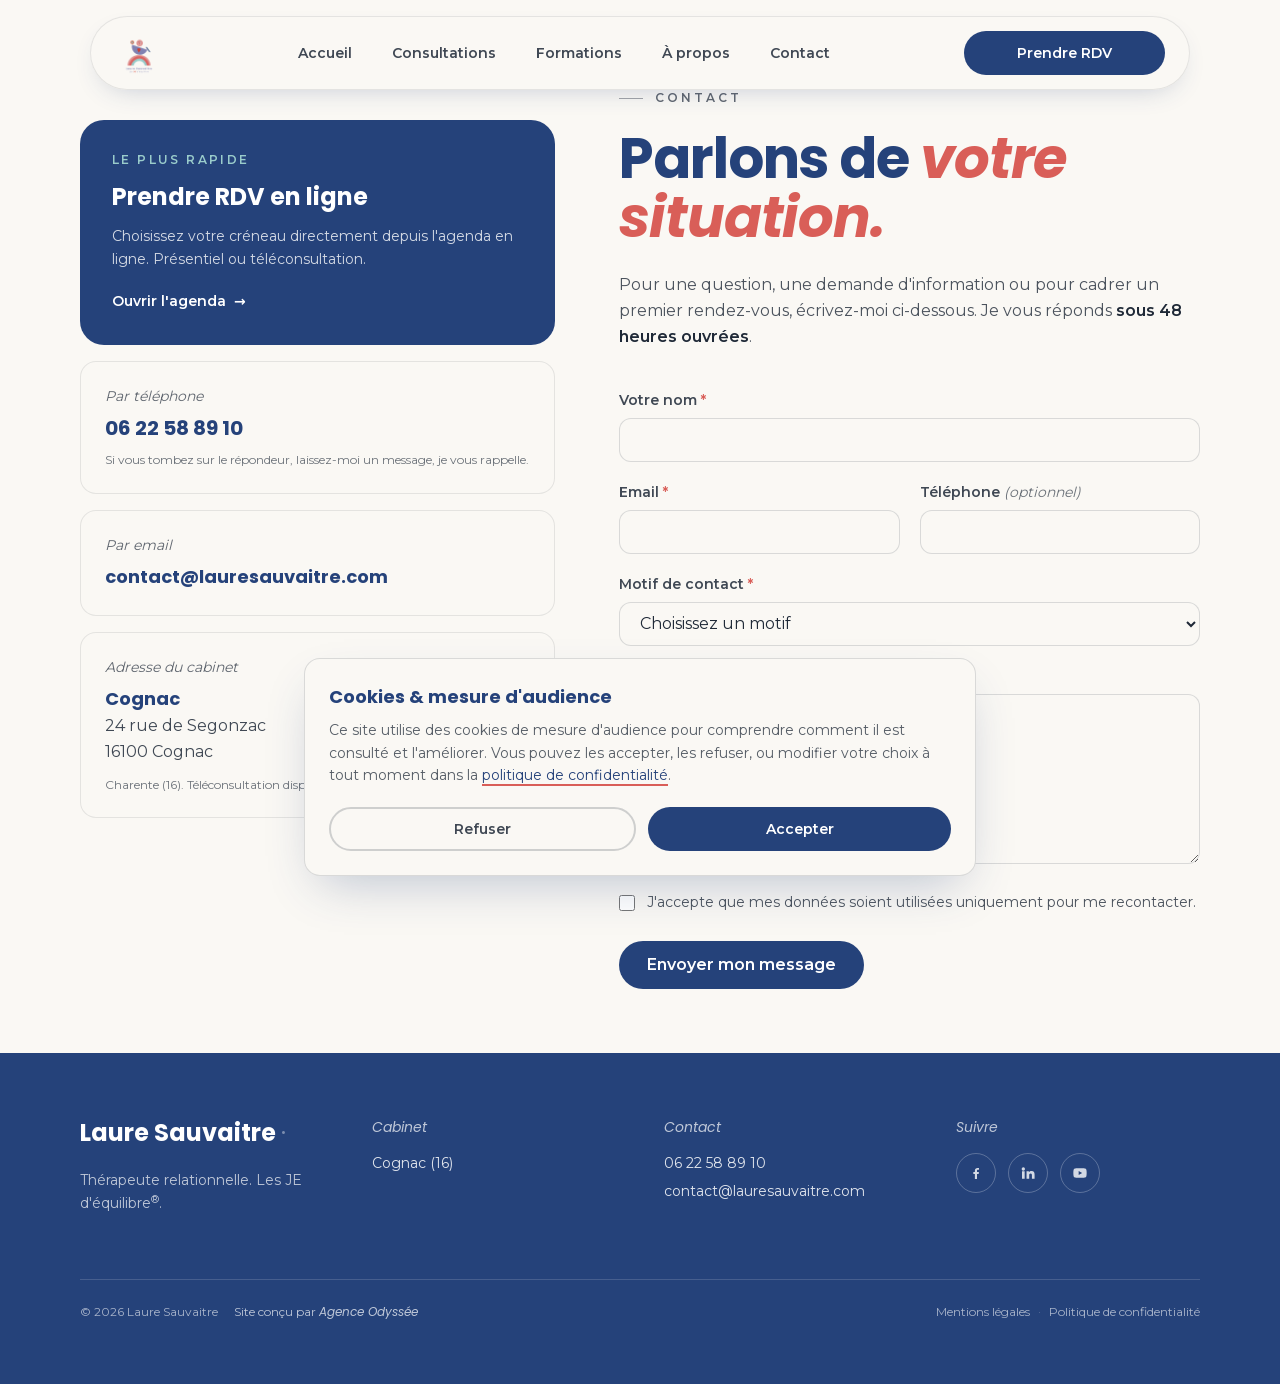
<file: contact.html>
<!DOCTYPE html><html lang="fr" class="poppins_9fc342ce-module__eHRihq__variable montserrat_749a012d-module__NJFDTW__variable h-full antialiased"><head><meta charSet="utf-8"/><meta name="viewport" content="width=device-width, initial-scale=1"/><link rel="preload" href="/_next/static/media/47fe1b7cd6e6ed85-s.p.0~mcdl10zdfb3.woff2" as="font" crossorigin="" type="font/woff2"/><link rel="preload" href="/_next/static/media/6aac95a85db691f1-s.p.0qkjcfd5a90c2.woff2" as="font" crossorigin="" type="font/woff2"/><link rel="preload" href="/_next/static/media/829ba4228c966254-s.p.0ub.k0om~_-xi.woff2" as="font" crossorigin="" type="font/woff2"/><link rel="preload" href="/_next/static/media/a218039a3287bcfd-s.p.17-1enzs_j91b.woff2" as="font" crossorigin="" type="font/woff2"/><link rel="preload" href="/_next/static/media/b06c83c7cc676c09-s.p.15p9cfi8srt_k.woff2" as="font" crossorigin="" type="font/woff2"/><link rel="preload" href="/_next/static/media/b6620be20ad708dd-s.p.15glw.3ya746x.woff2" as="font" crossorigin="" type="font/woff2"/><link rel="preload" href="/_next/static/media/e2334d715941921e-s.p.12skym0rqknxy.woff2" as="font" crossorigin="" type="font/woff2"/><link rel="preload" href="/_next/static/media/e8f2fbee2754df70-s.p.0fzkl03jw-sdz.woff2" as="font" crossorigin="" type="font/woff2"/><link rel="preload" href="/_next/static/media/edcf447d6990da7e-s.p.0rmnzjlzsvg7u.woff2" as="font" crossorigin="" type="font/woff2"/><link rel="preload" as="image" href="/brand/logo.webp"/><link rel="stylesheet" href="/_next/static/chunks/0twuv8_a4w9l..css" data-precedence="next"/><link rel="preload" as="script" fetchPriority="low" href="/_next/static/chunks/0ht900cau6_ur.js"/><script src="/_next/static/chunks/0dgq26a5_oy.a.js" async=""></script><script src="/_next/static/chunks/0n~dq4kpx9xxx.js" async=""></script><script src="/_next/static/chunks/0oui10gukf8nf.js" async=""></script><script src="/_next/static/chunks/turbopack-0kgh._d10w-q9.js" async=""></script><script src="/_next/static/chunks/0p1xu9k1ddqoz.js" async=""></script><script src="/_next/static/chunks/0d3shmwh5_nmn.js" async=""></script><script src="/_next/static/chunks/0eel25_4p6l36.js" async=""></script><meta name="next-size-adjust" content=""/><title>Contact · Laure Sauvaitre, thérapeute relationnelle en Charente · Laure Sauvaitre</title><meta name="description" content="Poser une question, prendre rendez-vous. Laure Sauvaitre, thérapeute relationnelle et coach systémique à Cognac (Charente) ou en téléconsultation."/><meta name="robots" content="index, follow"/><link rel="canonical" href="https://lauresauvaitre.com/contact"/><meta property="og:title" content="Contact · Laure Sauvaitre, thérapeute relationnelle en Charente · Laure Sauvaitre"/><meta property="og:description" content="Poser une question, prendre rendez-vous. Laure Sauvaitre, thérapeute relationnelle et coach systémique à Cognac (Charente) ou en téléconsultation."/><meta property="og:url" content="https://lauresauvaitre.com"/><meta property="og:site_name" content="Laure Sauvaitre"/><meta property="og:locale" content="fr_FR"/><meta property="og:image" content="https://lauresauvaitre.com/og-default.jpg"/><meta property="og:image:width" content="1200"/><meta property="og:image:height" content="630"/><meta property="og:image:alt" content="Laure Sauvaitre, thérapeute relationnelle et coach systémique en Charente"/><meta property="og:type" content="website"/><meta name="twitter:card" content="summary_large_image"/><meta name="twitter:title" content="Contact · Laure Sauvaitre, thérapeute relationnelle en Charente · Laure Sauvaitre"/><meta name="twitter:description" content="Poser une question, prendre rendez-vous. Laure Sauvaitre, thérapeute relationnelle et coach systémique à Cognac (Charente) ou en téléconsultation."/><meta name="twitter:image" content="https://lauresauvaitre.com/og-default.jpg"/><meta name="twitter:image:alt" content="Laure Sauvaitre, thérapeute relationnelle et coach systémique en Charente"/><meta name="twitter:image:width" content="1200"/><meta name="twitter:image:height" content="630"/><link rel="icon" href="/icon.svg?icon.0c11ujt~tflyj.svg" sizes="any" type="image/svg+xml"/><script src="/_next/static/chunks/03~yq9q893hmn.js" noModule=""></script></head><body class="min-h-full flex flex-col font-body text-foreground bg-background"><div hidden=""><!--$--><!--/$--></div><script type="application/ld+json">{"@context":"https://schema.org","@type":"ProfessionalService","@id":"https://lauresauvaitre.com#organization","name":"Laure Sauvaitre","url":"https://lauresauvaitre.com","logo":"https://lauresauvaitre.com/brand/logo.webp","image":"https://lauresauvaitre.com/og-default.jpg","description":"Thérapeute relationnelle, coach systémique et stratégique à Cognac (Charente). Consultations individuelles, couple, famille, coaching et formations Qualiopi.","priceRange":"€€","telephone":"+33622588910","email":"mailto:contact@lauresauvaitre.com","address":{"@type":"PostalAddress","streetAddress":"24 rue de Segonzac","postalCode":"16100","addressLocality":"Cognac","addressRegion":"Charente","addressCountry":"FR"},"geo":{"@type":"GeoCoordinates","latitude":45.6898,"longitude":-0.3206},"areaServed":[{"@type":"Place","name":"Cognac"},{"@type":"Place","name":"Charente (16)"},{"@type":"Place","name":"Nouvelle-Aquitaine"},{"@type":"Place","name":"France (téléconsultation)"}],"sameAs":["https://www.linkedin.com/in/laure-sauvaitre-4713489b","https://www.facebook.com/lesjedequilibre","https://www.youtube.com/channel/UC7m3uyLe6G8E5Je1PD4fXtQ"],"founder":{"@type":"Person","name":"Laure Sauvaitre","jobTitle":"Thérapeute relationnelle · Coach systémique & stratégique","url":"https://lauresauvaitre.com","image":"https://lauresauvaitre.com/brand/portrait_laure.webp","knowsAbout":["Thérapie systémique et stratégique","Thérapie brève","Thérapie de couple","Thérapie familiale","Coaching d'équipe","Analyse de pratiques professionnelles","Photo-langage","Génogramme","Analyse transactionnelle","Sculptures systémiques","PNL"],"sameAs":["https://www.linkedin.com/in/laure-sauvaitre-4713489b","https://www.facebook.com/lesjedequilibre","https://www.youtube.com/channel/UC7m3uyLe6G8E5Je1PD4fXtQ"],"email":"mailto:contact@lauresauvaitre.com","telephone":"+33622588910","alumniOf":"15 ans professeur des écoles"},"employee":{"@type":"Person","name":"Laure Sauvaitre","jobTitle":"Thérapeute relationnelle · Coach systémique & stratégique","url":"https://lauresauvaitre.com","image":"https://lauresauvaitre.com/brand/portrait_laure.webp","knowsAbout":["Thérapie systémique et stratégique","Thérapie brève","Thérapie de couple","Thérapie familiale","Coaching d'équipe","Analyse de pratiques professionnelles","Photo-langage","Génogramme","Analyse transactionnelle","Sculptures systémiques","PNL"],"sameAs":["https://www.linkedin.com/in/laure-sauvaitre-4713489b","https://www.facebook.com/lesjedequilibre","https://www.youtube.com/channel/UC7m3uyLe6G8E5Je1PD4fXtQ"],"email":"mailto:contact@lauresauvaitre.com","telephone":"+33622588910","alumniOf":"15 ans professeur des écoles"}}</script><header class="sticky top-0 z-40 transition-all duration-300 bg-background/85 backdrop-blur-md"><nav class="mx-auto flex items-center justify-between transition-all duration-300 max-w-[1400px] px-6 md:px-12 py-3 md:py-6 border border-transparent"><a class="inline-flex items-center" aria-label="Accueil Laure Sauvaitre" href="/"><img src="/brand/logo.webp" alt="Laure Sauvaitre" class="w-auto transition-all duration-300 h-16 md:h-32"/></a><ul class="hidden lg:flex items-center gap-10 text-sm text-foreground/85"><li><a class="relative font-semibold hover:text-primary transition-colors after:absolute after:left-0 after:-bottom-1 after:h-[2px] after:w-0 after:bg-primary after:transition-all after:duration-300 hover:after:w-full" href="/">Accueil</a></li><li class="relative"><a class="relative font-semibold hover:text-primary transition-colors after:absolute after:left-0 after:-bottom-1 after:h-[2px] after:w-0 after:bg-primary after:transition-all after:duration-300 hover:after:w-full" aria-haspopup="true" aria-expanded="false" href="/consultations">Consultations</a><div class="absolute left-1/2 -translate-x-1/2 top-full pt-4 transition-all duration-200 opacity-0 -translate-y-1 pointer-events-none"><ul class="min-w-[280px] p-2 rounded-2xl bg-background border border-foreground/10 shadow-[0_12px_32px_-12px_rgba(37,66,122,0.25)]"><li><a class="block px-4 py-3 rounded-xl text-sm font-semibold text-foreground/85 hover:bg-chip/40 hover:text-primary transition-colors" href="/consultations/individuelle">Thérapie individuelle</a></li><li><a class="block px-4 py-3 rounded-xl text-sm font-semibold text-foreground/85 hover:bg-chip/40 hover:text-primary transition-colors" href="/consultations/familiale">Thérapie familiale</a></li><li><a class="block px-4 py-3 rounded-xl text-sm font-semibold text-foreground/85 hover:bg-chip/40 hover:text-primary transition-colors" href="/consultations/couple">Thérapie de couple</a></li><li><a class="block px-4 py-3 rounded-xl text-sm font-semibold text-foreground/85 hover:bg-chip/40 hover:text-primary transition-colors" href="/consultations/coaching">Coaching professionnel</a></li></ul></div></li><li><a class="relative font-semibold hover:text-primary transition-colors after:absolute after:left-0 after:-bottom-1 after:h-[2px] after:w-0 after:bg-primary after:transition-all after:duration-300 hover:after:w-full" href="/formations">Formations</a></li><li><a class="relative font-semibold hover:text-primary transition-colors after:absolute after:left-0 after:-bottom-1 after:h-[2px] after:w-0 after:bg-primary after:transition-all after:duration-300 hover:after:w-full" href="/a-propos">À propos</a></li><li><a class="relative font-semibold hover:text-primary transition-colors after:absolute after:left-0 after:-bottom-1 after:h-[2px] after:w-0 after:bg-primary after:transition-all after:duration-300 hover:after:w-full" href="/contact">Contact</a></li></ul><a href="https://www.ibookthedate.fr/therapeute/16100-cognac/laure-sauvaitre" target="_blank" rel="noopener noreferrer" class="group hidden lg:inline-flex items-center justify-center h-11 px-5 md:px-6 rounded-full bg-primary text-white text-sm font-semibold hover:bg-accent-subtle transition-colors"><span aria-hidden="true" class="inline-block w-[1.5em] mr-2 shrink-0"></span>Prendre RDV<span aria-hidden="true" class="inline-block w-[1.5em] ml-2 shrink-0 -translate-x-1 opacity-0 transition-all duration-200 group-hover:translate-x-0 group-hover:opacity-100">→</span></a><button type="button" class="lg:hidden inline-flex items-center justify-center size-11 rounded-full text-foreground hover:bg-foreground/5 transition-colors" aria-label="Ouvrir le menu" aria-expanded="false"><svg viewBox="0 0 24 24" fill="none" stroke="currentColor" stroke-width="2" stroke-linecap="round" class="size-6" aria-hidden="true"><line x1="4" y1="7" x2="20" y2="7"></line><line x1="4" y1="12" x2="20" y2="12"></line><line x1="4" y1="17" x2="20" y2="17"></line></svg></button></nav></header><div class="fixed inset-0 z-50 bg-background transition-opacity duration-300 lg:hidden opacity-0 pointer-events-none" aria-hidden="true"><div class="flex flex-col h-full px-6 pt-4 pb-10 overflow-y-auto"><div class="flex items-center justify-between"><a class="inline-flex items-center" aria-label="Accueil Laure Sauvaitre" href="/"><img src="/brand/logo.webp" alt="Laure Sauvaitre" class="h-16 w-auto"/></a><button type="button" class="inline-flex items-center justify-center size-11 rounded-full text-foreground hover:bg-foreground/5 transition-colors" aria-label="Fermer le menu"><svg viewBox="0 0 24 24" fill="none" stroke="currentColor" stroke-width="2" stroke-linecap="round" class="size-6" aria-hidden="true"><line x1="6" y1="6" x2="18" y2="18"></line><line x1="6" y1="18" x2="18" y2="6"></line></svg></button></div><ul class="mt-12 flex flex-col gap-5"><li><a class="font-heading text-3xl text-foreground hover:text-primary transition-colors" href="/">Accueil</a></li><li><button type="button" class="w-full flex items-center justify-between font-heading text-3xl text-foreground hover:text-primary transition-colors" aria-expanded="false">Consultations<span aria-hidden="true" class="text-2xl transition-transform duration-200 ">+</span></button><div class="overflow-hidden transition-all duration-300 max-h-0"><ul class="pl-3 flex flex-col gap-3 border-l-2 border-foreground/15"><li><a class="block pl-4 text-base italic text-foreground/70 hover:text-primary transition-colors" href="/consultations">Toutes les consultations</a></li><li><a class="block pl-4 text-lg text-foreground hover:text-primary transition-colors" href="/consultations/individuelle">Thérapie individuelle</a></li><li><a class="block pl-4 text-lg text-foreground hover:text-primary transition-colors" href="/consultations/familiale">Thérapie familiale</a></li><li><a class="block pl-4 text-lg text-foreground hover:text-primary transition-colors" href="/consultations/couple">Thérapie de couple</a></li><li><a class="block pl-4 text-lg text-foreground hover:text-primary transition-colors" href="/consultations/coaching">Coaching professionnel</a></li></ul></div></li><li><a class="font-heading text-3xl text-foreground hover:text-primary transition-colors" href="/formations">Formations</a></li><li><a class="font-heading text-3xl text-foreground hover:text-primary transition-colors" href="/a-propos">À propos</a></li><li><a class="font-heading text-3xl text-foreground hover:text-primary transition-colors" href="/contact">Contact</a></li></ul><a href="https://www.ibookthedate.fr/therapeute/16100-cognac/laure-sauvaitre" target="_blank" rel="noopener noreferrer" class="mt-auto inline-flex items-center justify-center h-14 px-7 rounded-full bg-primary text-white font-semibold hover:bg-accent-subtle transition-colors">Prendre RDV</a></div></div><main class="flex-1 flex flex-col"><script type="application/ld+json">{"@context":"https://schema.org","@type":"ContactPage","url":"https://lauresauvaitre.com/contact","mainEntity":{"@id":"https://lauresauvaitre.com#organization"}}</script><section class="relative"><div class="mx-auto max-w-[1400px] px-6 md:px-16 lg:px-20 pt-6 md:pt-0 pb-12 md:pb-16 grid gap-10 md:gap-16 md:grid-cols-[0.9fr_1.1fr] md:items-start"><aside class="order-2 md:order-1 space-y-4 md:pt-2 md:sticky md:top-28 md:self-start"><a href="https://www.ibookthedate.fr/therapeute/16100-cognac/laure-sauvaitre" target="_blank" rel="noopener noreferrer" class="group block p-6 md:p-8 rounded-3xl bg-primary text-white"><p class="text-xs tracking-[0.2em] uppercase text-accent-fresh font-semibold">Le plus rapide</p><p class="mt-3 font-heading font-bold text-xl md:text-2xl leading-snug">Prendre RDV en ligne</p><p class="mt-3 text-sm text-white/80 leading-relaxed">Choisissez votre créneau directement depuis l&#x27;agenda en ligne. Présentiel ou téléconsultation.</p><p class="mt-5 inline-flex items-center gap-2 text-sm font-semibold">Ouvrir l&#x27;agenda<span aria-hidden="true" class="transition-transform duration-200 group-hover:translate-x-1">→</span></p></a><a href="tel:+33622588910" class="group block p-6 rounded-2xl bg-background border border-foreground/10 hover:border-accent-warm transition-colors"><p class="italic text-sm text-foreground/70">Par téléphone</p><p class="mt-2 font-heading font-bold text-primary text-lg md:text-xl group-hover:text-accent-warm transition-colors">06 22 58 89 10</p><p class="mt-2 text-xs text-foreground/65 leading-relaxed">Si vous tombez sur le répondeur, laissez-moi un message, je vous rappelle.</p></a><a href="mailto:contact@lauresauvaitre.com" class="group block p-6 rounded-2xl bg-background border border-foreground/10 hover:border-accent-warm transition-colors"><p class="italic text-sm text-foreground/70">Par email</p><p class="mt-2 font-heading font-bold text-primary text-base md:text-lg break-all group-hover:text-accent-warm transition-colors">contact@lauresauvaitre.com</p></a><div class="p-6 rounded-2xl bg-background border border-foreground/10"><p class="italic text-sm text-foreground/70">Adresse du cabinet</p><address class="mt-2 not-italic text-sm md:text-base text-foreground/85 leading-relaxed"><span class="font-heading font-bold text-primary text-base md:text-lg block">Cognac</span>24 rue de Segonzac<br/>16100<!-- --> <!-- -->Cognac</address><p class="mt-3 text-xs text-foreground/65">Charente (16). Téléconsultation disponible partout en France.</p></div></aside><div class="order-1 md:order-2"><p class="flex items-center gap-3 text-xs tracking-[0.25em] uppercase text-foreground/70 font-semibold"><span aria-hidden="true" class="h-px w-6 bg-foreground/40"></span>Contact</p><h1 class="mt-6 font-heading font-bold text-primary text-[2.25rem] md:text-[2.75rem] lg:text-[3.5rem] leading-[1.05] tracking-[-0.02em]">Parlons de<!-- --> <em class="italic text-accent-warm">votre situation.</em></h1><p class="mt-6 text-sm md:text-base text-foreground/80 leading-relaxed max-w-xl">Pour une question, une demande d&#x27;information ou pour cadrer un premier rendez-vous, écrivez-moi ci-dessous. Je vous réponds<!-- --> <strong class="font-semibold text-foreground">sous 48 heures ouvrées</strong>.</p><div class="mt-10"><form noValidate="" class="space-y-5"><div><label for="name" class="block text-sm font-semibold text-foreground/85">Votre nom <span class="text-accent-warm">*</span></label><input id="name" type="text" autoComplete="name" class="mt-2 w-full h-11 px-4 rounded-xl border border-foreground/15 bg-background focus:border-primary focus:outline-none focus:ring-2 focus:ring-primary/20 transition-colors" name="name"/></div><div class="grid gap-5 sm:grid-cols-2"><div><label for="email" class="block text-sm font-semibold text-foreground/85">Email <span class="text-accent-warm">*</span></label><input id="email" type="email" autoComplete="email" class="mt-2 w-full h-11 px-4 rounded-xl border border-foreground/15 bg-background focus:border-primary focus:outline-none focus:ring-2 focus:ring-primary/20 transition-colors" name="email"/></div><div><label for="phone" class="block text-sm font-semibold text-foreground/85">Téléphone<!-- --> <span class="font-normal italic text-foreground/65">(optionnel)</span></label><input id="phone" type="tel" autoComplete="tel" class="mt-2 w-full h-11 px-4 rounded-xl border border-foreground/15 bg-background focus:border-primary focus:outline-none focus:ring-2 focus:ring-primary/20 transition-colors" name="phone"/></div></div><div><label for="topic" class="block text-sm font-semibold text-foreground/85">Motif de contact <span class="text-accent-warm">*</span></label><select id="topic" name="topic" class="mt-2 w-full h-11 px-4 rounded-xl border border-foreground/15 bg-background focus:border-primary focus:outline-none focus:ring-2 focus:ring-primary/20 transition-colors"><option value="" disabled="" selected="">Choisissez un motif</option><option value="Thérapie individuelle">Thérapie individuelle</option><option value="Thérapie familiale">Thérapie familiale</option><option value="Thérapie de couple">Thérapie de couple</option><option value="Coaching professionnel">Coaching professionnel</option><option value="Formation">Formation</option><option value="Autre demande">Autre demande</option></select></div><div><label for="message" class="block text-sm font-semibold text-foreground/85">Votre message <span class="text-accent-warm">*</span></label><textarea id="message" rows="6" name="message" class="mt-2 w-full px-4 py-3 rounded-xl border border-foreground/15 bg-background focus:border-primary focus:outline-none focus:ring-2 focus:ring-primary/20 transition-colors resize-y"></textarea></div><div><label for="consent" class="flex items-start gap-3 text-sm text-foreground/80 cursor-pointer"><input id="consent" type="checkbox" class="mt-1 size-4 rounded border-foreground/30 text-primary focus:ring-2 focus:ring-primary/20" name="consent"/><span class="leading-relaxed">J&#x27;accepte que mes données soient utilisées uniquement pour me recontacter.</span></label></div><input type="checkbox" class="hidden" tabindex="-1" autoComplete="off" aria-hidden="true" name="botcheck"/><div class="pt-2"><button type="submit" class="group relative inline-flex h-12 items-center justify-center px-7 rounded-full bg-primary text-white font-semibold hover:bg-accent-subtle disabled:opacity-60 disabled:cursor-not-allowed transition-colors"><span class="md:transition-transform md:duration-200 md:group-hover:-translate-x-2">Envoyer mon message</span><span aria-hidden="true" class="hidden md:block absolute right-4 -translate-x-1 opacity-0 transition-all duration-200 group-hover:translate-x-0 group-hover:opacity-100">→</span></button></div></form></div></div></div></section><!--$--><!--/$--></main><footer class="bg-primary text-white"><div class="mx-auto max-w-[1400px] px-6 md:px-16 lg:px-20 py-14 md:py-16"><div class="grid gap-10 md:gap-12 md:grid-cols-4"><div><p class="font-heading font-bold text-2xl text-white">Laure Sauvaitre<!-- --> <span aria-hidden="true" class="text-white/40 font-normal">·</span></p><p class="mt-5 text-sm text-white/70 leading-relaxed">Thérapeute relationnelle. Les JE d&#x27;équilibre<sup>®</sup>.</p></div><div><p class="italic font-heading text-sm text-white/70">Cabinet</p><p class="mt-4 text-sm text-white/85">Cognac (16)</p></div><div><p class="italic font-heading text-sm text-white/70">Contact</p><p class="mt-4 text-sm"><a href="tel:+33622588910" class="text-white/85 hover:text-accent-soft transition-colors">06 22 58 89 10</a></p><p class="mt-2 text-sm"><a href="mailto:contact@lauresauvaitre.com" class="text-white/85 hover:text-accent-soft transition-colors">contact@lauresauvaitre.com</a></p></div><div><p class="italic font-heading text-sm text-white/70">Suivre</p><ul class="mt-4 flex items-center gap-3"><li><a href="https://www.facebook.com/lesjedequilibre" target="_blank" rel="noopener noreferrer" aria-label="Facebook" class="inline-flex items-center justify-center size-10 rounded-full border border-white/25 text-white/80 hover:border-accent-soft hover:text-accent-soft transition-colors"><svg viewBox="0 0 24 24" fill="currentColor" aria-hidden="true" class="size-4"><path d="M13.5 21v-7.5h2.5l.38-3H13.5V8.62c0-.87.24-1.46 1.49-1.46H16.5V4.47a20.66 20.66 0 0 0-2.31-.12c-2.29 0-3.86 1.4-3.86 3.96V10.5H8v3h2.33V21h3.17Z"></path></svg></a></li><li><a href="https://www.linkedin.com/in/laure-sauvaitre-4713489b" target="_blank" rel="noopener noreferrer" aria-label="LinkedIn" class="inline-flex items-center justify-center size-10 rounded-full border border-white/25 text-white/80 hover:border-accent-soft hover:text-accent-soft transition-colors"><svg viewBox="0 0 24 24" fill="currentColor" aria-hidden="true" class="size-4"><path d="M4.98 3.5a2.5 2.5 0 1 1 0 5 2.5 2.5 0 0 1 0-5ZM3 9.5h4v11H3v-11ZM9.5 9.5h3.83v1.5h.05c.53-.95 1.82-1.95 3.75-1.95 4 0 4.74 2.5 4.74 5.76V20.5h-4V15.5c0-1.25-.02-2.85-1.88-2.85-1.88 0-2.17 1.35-2.17 2.76V20.5h-4v-11Z"></path></svg></a></li><li><a href="https://www.youtube.com/channel/UC7m3uyLe6G8E5Je1PD4fXtQ" target="_blank" rel="noopener noreferrer" aria-label="YouTube" class="inline-flex items-center justify-center size-10 rounded-full border border-white/25 text-white/80 hover:border-accent-soft hover:text-accent-soft transition-colors"><svg viewBox="0 0 24 24" fill="currentColor" aria-hidden="true" class="size-4"><path d="M21.58 7.19a2.51 2.51 0 0 0-1.77-1.77C18.25 5 12 5 12 5s-6.25 0-7.81.42A2.51 2.51 0 0 0 2.42 7.19 26.2 26.2 0 0 0 2 12a26.2 26.2 0 0 0 .42 4.81 2.51 2.51 0 0 0 1.77 1.77C5.75 19 12 19 12 19s6.25 0 7.81-.42a2.51 2.51 0 0 0 1.77-1.77A26.2 26.2 0 0 0 22 12a26.2 26.2 0 0 0-.42-4.81ZM10 15V9l5.2 3-5.2 3Z"></path></svg></a></li></ul></div></div><div class="mt-14 md:mt-16 pt-6 border-t border-white/15 flex flex-col md:flex-row items-start md:items-center justify-between gap-3 text-xs text-white/60"><div class="flex flex-col md:flex-row md:items-center gap-x-4 gap-y-1"><p>© <!-- -->2026<!-- --> <!-- -->Laure Sauvaitre</p><p class="text-white/70">Site conçu par<!-- --> <a href="https://odyssee-agency.com" target="_blank" rel="noopener noreferrer" class="italic font-heading text-white/70 hover:text-accent-soft transition-colors">Agence Odyssée</a></p></div><ul class="flex flex-wrap items-center gap-x-2 gap-y-1"><li class="flex items-center gap-2"><a class="hover:text-accent-soft transition-colors" href="/mentions-legales">Mentions légales</a></li><li class="flex items-center gap-2"><span aria-hidden="true" class="text-white/30">·</span><a class="hover:text-accent-soft transition-colors" href="/politique-confidentialite">Politique de confidentialité</a></li></ul></div></div></footer><a href="https://www.ibookthedate.fr/therapeute/16100-cognac/laure-sauvaitre" target="_blank" rel="noopener noreferrer" aria-label="Prendre rendez-vous" class="group fixed bottom-5 right-5 md:bottom-8 md:right-8 z-30 lg:hidden inline-flex items-center gap-2 h-12 md:h-14 px-5 md:px-6 rounded-full bg-primary text-white text-sm md:text-base font-semibold md:shadow-[0_12px_32px_-8px_rgba(37,66,122,0.5)] hover:bg-accent-subtle md:hover:shadow-[0_16px_40px_-8px_rgba(37,66,122,0.6)] transition-all duration-200"><svg viewBox="0 0 24 24" fill="none" stroke="currentColor" stroke-width="2" stroke-linecap="round" stroke-linejoin="round" class="size-5 shrink-0" aria-hidden="true"><rect x="3" y="4" width="18" height="18" rx="2" ry="2"></rect><line x1="16" y1="2" x2="16" y2="6"></line><line x1="8" y1="2" x2="8" y2="6"></line><line x1="3" y1="10" x2="21" y2="10"></line></svg>Prendre RDV</a><script src="/_next/static/chunks/0ht900cau6_ur.js" id="_R_" async=""></script><script>(self.__next_f=self.__next_f||[]).push([0])</script><script>self.__next_f.push([1,"1:\"$Sreact.fragment\"\nd:I[68027,[\"/_next/static/chunks/0p1xu9k1ddqoz.js\",\"/_next/static/chunks/0d3shmwh5_nmn.js\"],\"default\",1]\n:HL[\"/_next/static/chunks/0twuv8_a4w9l..css\",\"style\"]\n:HL[\"/_next/static/media/47fe1b7cd6e6ed85-s.p.0~mcdl10zdfb3.woff2\",\"font\",{\"crossOrigin\":\"\",\"type\":\"font/woff2\"}]\n:HL[\"/_next/static/media/6aac95a85db691f1-s.p.0qkjcfd5a90c2.woff2\",\"font\",{\"crossOrigin\":\"\",\"type\":\"font/woff2\"}]\n:HL[\"/_next/static/media/829ba4228c966254-s.p.0ub.k0om~_-xi.woff2\",\"font\",{\"crossOrigin\":\"\",\"type\":\"font/woff2\"}]\n:HL[\"/_next/static/media/a218039a3287bcfd-s.p.17-1enzs_j91b.woff2\",\"font\",{\"crossOrigin\":\"\",\"type\":\"font/woff2\"}]\n:HL[\"/_next/static/media/b06c83c7cc676c09-s.p.15p9cfi8srt_k.woff2\",\"font\",{\"crossOrigin\":\"\",\"type\":\"font/woff2\"}]\n:HL[\"/_next/static/media/b6620be20ad708dd-s.p.15glw.3ya746x.woff2\",\"font\",{\"crossOrigin\":\"\",\"type\":\"font/woff2\"}]\n:HL[\"/_next/static/media/e2334d715941921e-s.p.12skym0rqknxy.woff2\",\"font\",{\"crossOrigin\":\"\",\"type\":\"font/woff2\"}]\n:HL[\"/_next/static/media/e8f2fbee2754df70-s.p.0fzkl03jw-sdz.woff2\",\"font\",{\"crossOrigin\":\"\",\"type\":\"font/woff2\"}]\n:HL[\"/_next/static/media/edcf447d6990da7e-s.p.0rmnzjlzsvg7u.woff2\",\"font\",{\"crossOrigin\":\"\",\"type\":\"font/woff2\"}]\n2:Ta8e,"])</script><script>self.__next_f.push([1,"{\"@context\":\"https://schema.org\",\"@type\":\"ProfessionalService\",\"@id\":\"https://lauresauvaitre.com#organization\",\"name\":\"Laure Sauvaitre\",\"url\":\"https://lauresauvaitre.com\",\"logo\":\"https://lauresauvaitre.com/brand/logo.webp\",\"image\":\"https://lauresauvaitre.com/og-default.jpg\",\"description\":\"Thérapeute relationnelle, coach systémique et stratégique à Cognac (Charente). Consultations individuelles, couple, famille, coaching et formations Qualiopi.\",\"priceRange\":\"€€\",\"telephone\":\"+33622588910\",\"email\":\"mailto:contact@lauresauvaitre.com\",\"address\":{\"@type\":\"PostalAddress\",\"streetAddress\":\"24 rue de Segonzac\",\"postalCode\":\"16100\",\"addressLocality\":\"Cognac\",\"addressRegion\":\"Charente\",\"addressCountry\":\"FR\"},\"geo\":{\"@type\":\"GeoCoordinates\",\"latitude\":45.6898,\"longitude\":-0.3206},\"areaServed\":[{\"@type\":\"Place\",\"name\":\"Cognac\"},{\"@type\":\"Place\",\"name\":\"Charente (16)\"},{\"@type\":\"Place\",\"name\":\"Nouvelle-Aquitaine\"},{\"@type\":\"Place\",\"name\":\"France (téléconsultation)\"}],\"sameAs\":[\"https://www.linkedin.com/in/laure-sauvaitre-4713489b\",\"https://www.facebook.com/lesjedequilibre\",\"https://www.youtube.com/channel/UC7m3uyLe6G8E5Je1PD4fXtQ\"],\"founder\":{\"@type\":\"Person\",\"name\":\"Laure Sauvaitre\",\"jobTitle\":\"Thérapeute relationnelle · Coach systémique \u0026 stratégique\",\"url\":\"https://lauresauvaitre.com\",\"image\":\"https://lauresauvaitre.com/brand/portrait_laure.webp\",\"knowsAbout\":[\"Thérapie systémique et stratégique\",\"Thérapie brève\",\"Thérapie de couple\",\"Thérapie familiale\",\"Coaching d'équipe\",\"Analyse de pratiques professionnelles\",\"Photo-langage\",\"Génogramme\",\"Analyse transactionnelle\",\"Sculptures systémiques\",\"PNL\"],\"sameAs\":[\"https://www.linkedin.com/in/laure-sauvaitre-4713489b\",\"https://www.facebook.com/lesjedequilibre\",\"https://www.youtube.com/channel/UC7m3uyLe6G8E5Je1PD4fXtQ\"],\"email\":\"mailto:contact@lauresauvaitre.com\",\"telephone\":\"+33622588910\",\"alumniOf\":\"15 ans professeur des écoles\"},\"employee\":{\"@type\":\"Person\",\"name\":\"Laure Sauvaitre\",\"jobTitle\":\"Thérapeute relationnelle · Coach systémique \u0026 stratégique\",\"url\":\"https://lauresauvaitre.com\",\"image\":\"https://lauresauvaitre.com/brand/portrait_laure.webp\",\"knowsAbout\":[\"Thérapie systémique et stratégique\",\"Thérapie brève\",\"Thérapie de couple\",\"Thérapie familiale\",\"Coaching d'équipe\",\"Analyse de pratiques professionnelles\",\"Photo-langage\",\"Génogramme\",\"Analyse transactionnelle\",\"Sculptures systémiques\",\"PNL\"],\"sameAs\":[\"https://www.linkedin.com/in/laure-sauvaitre-4713489b\",\"https://www.facebook.com/lesjedequilibre\",\"https://www.youtube.com/channel/UC7m3uyLe6G8E5Je1PD4fXtQ\"],\"email\":\"mailto:contact@lauresauvaitre.com\",\"telephone\":\"+33622588910\",\"alumniOf\":\"15 ans professeur des écoles\"}}"])</script><script>self.__next_f.push([1,"0:{\"P\":null,\"c\":[\"\",\"contact\"],\"q\":\"\",\"i\":false,\"f\":[[[\"\",{\"children\":[\"contact\",{\"children\":[\"__PAGE__\",{}]}]},\"$undefined\",\"$undefined\",16],[[\"$\",\"$1\",\"c\",{\"children\":[[[\"$\",\"link\",\"0\",{\"rel\":\"stylesheet\",\"href\":\"/_next/static/chunks/0twuv8_a4w9l..css\",\"precedence\":\"next\",\"crossOrigin\":\"$undefined\",\"nonce\":\"$undefined\"}],[\"$\",\"script\",\"script-0\",{\"src\":\"/_next/static/chunks/0p1xu9k1ddqoz.js\",\"async\":true,\"nonce\":\"$undefined\"}],[\"$\",\"script\",\"script-1\",{\"src\":\"/_next/static/chunks/0d3shmwh5_nmn.js\",\"async\":true,\"nonce\":\"$undefined\"}]],[\"$\",\"html\",null,{\"lang\":\"fr\",\"className\":\"poppins_9fc342ce-module__eHRihq__variable montserrat_749a012d-module__NJFDTW__variable h-full antialiased\",\"children\":[\"$\",\"body\",null,{\"className\":\"min-h-full flex flex-col font-body text-foreground bg-background\",\"children\":[[\"$\",\"script\",null,{\"type\":\"application/ld+json\",\"dangerouslySetInnerHTML\":{\"__html\":\"$2\"}}],\"$L3\",\"$L4\",\"$L5\",\"$L6\",\"$L7\",\"$L8\"]}]}]]}],{\"children\":[\"$L9\",{\"children\":[\"$La\",{},null,false,null]},null,false,\"$@b\"]},null,false,null],\"$Lc\",false]],\"m\":\"$undefined\",\"G\":[\"$d\",[\"$Le\"]],\"S\":true,\"h\":null,\"s\":\"$undefined\",\"l\":\"$undefined\",\"p\":\"$undefined\",\"d\":\"$undefined\",\"b\":\"jUKoDAPg75vyWH31-Dcgi\"}\n"])</script><script>self.__next_f.push([1,"f:I[2482,[\"/_next/static/chunks/0p1xu9k1ddqoz.js\",\"/_next/static/chunks/0d3shmwh5_nmn.js\"],\"GoogleAnalytics\"]\n10:I[45872,[\"/_next/static/chunks/0p1xu9k1ddqoz.js\",\"/_next/static/chunks/0d3shmwh5_nmn.js\"],\"Header\"]\n11:I[39756,[\"/_next/static/chunks/0p1xu9k1ddqoz.js\",\"/_next/static/chunks/0d3shmwh5_nmn.js\"],\"default\"]\n12:I[37457,[\"/_next/static/chunks/0p1xu9k1ddqoz.js\",\"/_next/static/chunks/0d3shmwh5_nmn.js\"],\"default\"]\n16:I[75941,[\"/_next/static/chunks/0p1xu9k1ddqoz.js\",\"/_next/static/chunks/0d3shmwh5_nmn.js\"],\"ConsentBanner\"]\n1c:I[97367,[\"/_next/static/chunks/0p1xu9k1ddqoz.js\",\"/_next/static/chunks/0d3shmwh5_nmn.js\"],\"ViewportBoundary\"]\n1e:I[97367,[\"/_next/static/chunks/0p1xu9k1ddqoz.js\",\"/_next/static/chunks/0d3shmwh5_nmn.js\"],\"MetadataBoundary\"]\n1f:\"$Sreact.suspense\"\n3:[\"$\",\"$Lf\",null,{}]\n4:[\"$\",\"$L10\",null,{}]\n"])</script><script>self.__next_f.push([1,"5:[\"$\",\"main\",null,{\"className\":\"flex-1 flex flex-col\",\"children\":[\"$\",\"$L11\",null,{\"parallelRouterKey\":\"children\",\"error\":\"$undefined\",\"errorStyles\":\"$undefined\",\"errorScripts\":\"$undefined\",\"template\":[\"$\",\"$L12\",null,{}],\"templateStyles\":\"$undefined\",\"templateScripts\":\"$undefined\",\"notFound\":[[[\"$\",\"title\",null,{\"children\":\"404: This page could not be found.\"}],[\"$\",\"div\",null,{\"style\":{\"fontFamily\":\"system-ui,\\\"Segoe UI\\\",Roboto,Helvetica,Arial,sans-serif,\\\"Apple Color Emoji\\\",\\\"Segoe UI Emoji\\\"\",\"height\":\"100vh\",\"textAlign\":\"center\",\"display\":\"flex\",\"flexDirection\":\"column\",\"alignItems\":\"center\",\"justifyContent\":\"center\"},\"children\":[\"$\",\"div\",null,{\"children\":[[\"$\",\"style\",null,{\"dangerouslySetInnerHTML\":{\"__html\":\"body{color:#000;background:#fff;margin:0}.next-error-h1{border-right:1px solid rgba(0,0,0,.3)}@media (prefers-color-scheme:dark){body{color:#fff;background:#000}.next-error-h1{border-right:1px solid rgba(255,255,255,.3)}}\"}}],[\"$\",\"h1\",null,{\"className\":\"next-error-h1\",\"style\":{\"display\":\"inline-block\",\"margin\":\"0 20px 0 0\",\"padding\":\"0 23px 0 0\",\"fontSize\":24,\"fontWeight\":500,\"verticalAlign\":\"top\",\"lineHeight\":\"49px\"},\"children\":404}],[\"$\",\"div\",null,{\"style\":{\"display\":\"inline-block\"},\"children\":[\"$\",\"h2\",null,{\"style\":{\"fontSize\":14,\"fontWeight\":400,\"lineHeight\":\"49px\",\"margin\":0},\"children\":\"This page could not be found.\"}]}]]}]}]],[]],\"forbidden\":\"$undefined\",\"unauthorized\":\"$undefined\"}]}]\n"])</script><script>self.__next_f.push([1,"6:[\"$\",\"footer\",null,{\"className\":\"bg-primary text-white\",\"children\":[\"$\",\"div\",null,{\"className\":\"mx-auto max-w-[1400px] px-6 md:px-16 lg:px-20 py-14 md:py-16\",\"children\":[[\"$\",\"div\",null,{\"className\":\"grid gap-10 md:gap-12 md:grid-cols-4\",\"children\":[[\"$\",\"div\",null,{\"children\":[[\"$\",\"p\",null,{\"className\":\"font-heading font-bold text-2xl text-white\",\"children\":[\"Laure Sauvaitre\",\" \",[\"$\",\"span\",null,{\"aria-hidden\":true,\"className\":\"text-white/40 font-normal\",\"children\":\"·\"}]]}],[\"$\",\"p\",null,{\"className\":\"mt-5 text-sm text-white/70 leading-relaxed\",\"children\":[\"Thérapeute relationnelle. Les JE d'équilibre\",[\"$\",\"sup\",null,{\"children\":\"®\"}],\".\"]}]]}],[\"$\",\"div\",null,{\"children\":[[\"$\",\"p\",null,{\"className\":\"italic font-heading text-sm text-white/70\",\"children\":\"Cabinet\"}],[\"$\",\"p\",null,{\"className\":\"mt-4 text-sm text-white/85\",\"children\":\"Cognac (16)\"}]]}],[\"$\",\"div\",null,{\"children\":[[\"$\",\"p\",null,{\"className\":\"italic font-heading text-sm text-white/70\",\"children\":\"Contact\"}],[\"$\",\"p\",null,{\"className\":\"mt-4 text-sm\",\"children\":[\"$\",\"a\",null,{\"href\":\"tel:+33622588910\",\"className\":\"text-white/85 hover:text-accent-soft transition-colors\",\"children\":\"06 22 58 89 10\"}]}],[\"$\",\"p\",null,{\"className\":\"mt-2 text-sm\",\"children\":[\"$\",\"a\",null,{\"href\":\"mailto:contact@lauresauvaitre.com\",\"className\":\"text-white/85 hover:text-accent-soft transition-colors\",\"children\":\"contact@lauresauvaitre.com\"}]}]]}],[\"$\",\"div\",null,{\"children\":[[\"$\",\"p\",null,{\"className\":\"italic font-heading text-sm text-white/70\",\"children\":\"Suivre\"}],[\"$\",\"ul\",null,{\"className\":\"mt-4 flex items-center gap-3\",\"children\":[[\"$\",\"li\",\"Facebook\",{\"children\":[\"$\",\"a\",null,{\"href\":\"https://www.facebook.com/lesjedequilibre\",\"target\":\"_blank\",\"rel\":\"noopener noreferrer\",\"aria-label\":\"Facebook\",\"className\":\"inline-flex items-center justify-center size-10 rounded-full border border-white/25 text-white/80 hover:border-accent-soft hover:text-accent-soft transition-colors\",\"children\":[\"$\",\"svg\",null,{\"viewBox\":\"0 0 24 24\",\"fill\":\"currentColor\",\"aria-hidden\":true,\"className\":\"size-4\",\"children\":[\"$\",\"path\",null,{\"d\":\"M13.5 21v-7.5h2.5l.38-3H13.5V8.62c0-.87.24-1.46 1.49-1.46H16.5V4.47a20.66 20.66 0 0 0-2.31-.12c-2.29 0-3.86 1.4-3.86 3.96V10.5H8v3h2.33V21h3.17Z\"}]}]}]}],[\"$\",\"li\",\"LinkedIn\",{\"children\":[\"$\",\"a\",null,{\"href\":\"https://www.linkedin.com/in/laure-sauvaitre-4713489b\",\"target\":\"_blank\",\"rel\":\"noopener noreferrer\",\"aria-label\":\"LinkedIn\",\"className\":\"inline-flex items-center justify-center size-10 rounded-full border border-white/25 text-white/80 hover:border-accent-soft hover:text-accent-soft transition-colors\",\"children\":[\"$\",\"svg\",null,{\"viewBox\":\"0 0 24 24\",\"fill\":\"currentColor\",\"aria-hidden\":true,\"className\":\"size-4\",\"children\":[\"$\",\"path\",null,{\"d\":\"M4.98 3.5a2.5 2.5 0 1 1 0 5 2.5 2.5 0 0 1 0-5ZM3 9.5h4v11H3v-11ZM9.5 9.5h3.83v1.5h.05c.53-.95 1.82-1.95 3.75-1.95 4 0 4.74 2.5 4.74 5.76V20.5h-4V15.5c0-1.25-.02-2.85-1.88-2.85-1.88 0-2.17 1.35-2.17 2.76V20.5h-4v-11Z\"}]}]}]}],[\"$\",\"li\",\"YouTube\",{\"children\":[\"$\",\"a\",null,{\"href\":\"https://www.youtube.com/channel/UC7m3uyLe6G8E5Je1PD4fXtQ\",\"target\":\"_blank\",\"rel\":\"noopener noreferrer\",\"aria-label\":\"YouTube\",\"className\":\"inline-flex items-center justify-center size-10 rounded-full border border-white/25 text-white/80 hover:border-accent-soft hover:text-accent-soft transition-colors\",\"children\":[\"$\",\"svg\",null,{\"viewBox\":\"0 0 24 24\",\"fill\":\"currentColor\",\"aria-hidden\":true,\"className\":\"size-4\",\"children\":[\"$\",\"path\",null,{\"d\":\"M21.58 7.19a2.51 2.51 0 0 0-1.77-1.77C18.25 5 12 5 12 5s-6.25 0-7.81.42A2.51 2.51 0 0 0 2.42 7.19 26.2 26.2 0 0 0 2 12a26.2 26.2 0 0 0 .42 4.81 2.51 2.51 0 0 0 1.77 1.77C5.75 19 12 19 12 19s6.25 0 7.81-.42a2.51 2.51 0 0 0 1.77-1.77A26.2 26.2 0 0 0 22 12a26.2 26.2 0 0 0-.42-4.81ZM10 15V9l5.2 3-5.2 3Z\"}]}]}]}]]}]]}]]}],[\"$\",\"div\",null,{\"className\":\"mt-14 md:mt-16 pt-6 border-t border-white/15 flex flex-col md:flex-row items-start md:items-center justify-between gap-3 text-xs text-white/60\",\"children\":[[\"$\",\"div\",null,{\"className\":\"flex flex-col md:flex-row md:items-center gap-x-4 gap-y-1\",\"children\":[\"$L13\",\"$L14\"]}],\"$L15\"]}]]}]}]\n"])</script><script>self.__next_f.push([1,"7:[\"$\",\"a\",null,{\"href\":\"https://www.ibookthedate.fr/therapeute/16100-cognac/laure-sauvaitre\",\"target\":\"_blank\",\"rel\":\"noopener noreferrer\",\"aria-label\":\"Prendre rendez-vous\",\"className\":\"group fixed bottom-5 right-5 md:bottom-8 md:right-8 z-30 lg:hidden inline-flex items-center gap-2 h-12 md:h-14 px-5 md:px-6 rounded-full bg-primary text-white text-sm md:text-base font-semibold md:shadow-[0_12px_32px_-8px_rgba(37,66,122,0.5)] hover:bg-accent-subtle md:hover:shadow-[0_16px_40px_-8px_rgba(37,66,122,0.6)] transition-all duration-200\",\"children\":[[\"$\",\"svg\",null,{\"viewBox\":\"0 0 24 24\",\"fill\":\"none\",\"stroke\":\"currentColor\",\"strokeWidth\":\"2\",\"strokeLinecap\":\"round\",\"strokeLinejoin\":\"round\",\"className\":\"size-5 shrink-0\",\"aria-hidden\":true,\"children\":[[\"$\",\"rect\",null,{\"x\":\"3\",\"y\":\"4\",\"width\":\"18\",\"height\":\"18\",\"rx\":\"2\",\"ry\":\"2\"}],[\"$\",\"line\",null,{\"x1\":\"16\",\"y1\":\"2\",\"x2\":\"16\",\"y2\":\"6\"}],[\"$\",\"line\",null,{\"x1\":\"8\",\"y1\":\"2\",\"x2\":\"8\",\"y2\":\"6\"}],[\"$\",\"line\",null,{\"x1\":\"3\",\"y1\":\"10\",\"x2\":\"21\",\"y2\":\"10\"}]]}],\"Prendre RDV\"]}]\n8:[\"$\",\"$L16\",null,{}]\n9:[\"$\",\"$1\",\"c\",{\"children\":[null,[\"$\",\"$L11\",null,{\"parallelRouterKey\":\"children\",\"error\":\"$undefined\",\"errorStyles\":\"$undefined\",\"errorScripts\":\"$undefined\",\"template\":[\"$\",\"$L12\",null,{}],\"templateStyles\":\"$undefined\",\"templateScripts\":\"$undefined\",\"notFound\":\"$undefined\",\"forbidden\":\"$undefined\",\"unauthorized\":\"$undefined\"}]]}]\n"])</script><script>self.__next_f.push([1,"a:[\"$\",\"$1\",\"c\",{\"children\":[[[\"$\",\"script\",null,{\"type\":\"application/ld+json\",\"dangerouslySetInnerHTML\":{\"__html\":\"{\\\"@context\\\":\\\"https://schema.org\\\",\\\"@type\\\":\\\"ContactPage\\\",\\\"url\\\":\\\"https://lauresauvaitre.com/contact\\\",\\\"mainEntity\\\":{\\\"@id\\\":\\\"https://lauresauvaitre.com#organization\\\"}}\"}}],[\"$\",\"section\",null,{\"className\":\"relative\",\"children\":[\"$\",\"div\",null,{\"className\":\"mx-auto max-w-[1400px] px-6 md:px-16 lg:px-20 pt-6 md:pt-0 pb-12 md:pb-16 grid gap-10 md:gap-16 md:grid-cols-[0.9fr_1.1fr] md:items-start\",\"children\":[[\"$\",\"aside\",null,{\"className\":\"order-2 md:order-1 space-y-4 md:pt-2 md:sticky md:top-28 md:self-start\",\"children\":[[\"$\",\"a\",null,{\"href\":\"https://www.ibookthedate.fr/therapeute/16100-cognac/laure-sauvaitre\",\"target\":\"_blank\",\"rel\":\"noopener noreferrer\",\"className\":\"group block p-6 md:p-8 rounded-3xl bg-primary text-white\",\"children\":[[\"$\",\"p\",null,{\"className\":\"text-xs tracking-[0.2em] uppercase text-accent-fresh font-semibold\",\"children\":\"Le plus rapide\"}],[\"$\",\"p\",null,{\"className\":\"mt-3 font-heading font-bold text-xl md:text-2xl leading-snug\",\"children\":\"Prendre RDV en ligne\"}],[\"$\",\"p\",null,{\"className\":\"mt-3 text-sm text-white/80 leading-relaxed\",\"children\":\"Choisissez votre créneau directement depuis l'agenda en ligne. Présentiel ou téléconsultation.\"}],[\"$\",\"p\",null,{\"className\":\"mt-5 inline-flex items-center gap-2 text-sm font-semibold\",\"children\":[\"Ouvrir l'agenda\",[\"$\",\"span\",null,{\"aria-hidden\":true,\"className\":\"transition-transform duration-200 group-hover:translate-x-1\",\"children\":\"→\"}]]}]]}],[\"$\",\"a\",null,{\"href\":\"tel:+33622588910\",\"className\":\"group block p-6 rounded-2xl bg-background border border-foreground/10 hover:border-accent-warm transition-colors\",\"children\":[[\"$\",\"p\",null,{\"className\":\"italic text-sm text-foreground/70\",\"children\":\"Par téléphone\"}],[\"$\",\"p\",null,{\"className\":\"mt-2 font-heading font-bold text-primary text-lg md:text-xl group-hover:text-accent-warm transition-colors\",\"children\":\"06 22 58 89 10\"}],[\"$\",\"p\",null,{\"className\":\"mt-2 text-xs text-foreground/65 leading-relaxed\",\"children\":\"Si vous tombez sur le répondeur, laissez-moi un message, je vous rappelle.\"}]]}],[\"$\",\"a\",null,{\"href\":\"mailto:contact@lauresauvaitre.com\",\"className\":\"group block p-6 rounded-2xl bg-background border border-foreground/10 hover:border-accent-warm transition-colors\",\"children\":[[\"$\",\"p\",null,{\"className\":\"italic text-sm text-foreground/70\",\"children\":\"Par email\"}],[\"$\",\"p\",null,{\"className\":\"mt-2 font-heading font-bold text-primary text-base md:text-lg break-all group-hover:text-accent-warm transition-colors\",\"children\":\"contact@lauresauvaitre.com\"}]]}],[\"$\",\"div\",null,{\"className\":\"p-6 rounded-2xl bg-background border border-foreground/10\",\"children\":[[\"$\",\"p\",null,{\"className\":\"italic text-sm text-foreground/70\",\"children\":\"Adresse du cabinet\"}],[\"$\",\"address\",null,{\"className\":\"mt-2 not-italic text-sm md:text-base text-foreground/85 leading-relaxed\",\"children\":[[\"$\",\"span\",null,{\"className\":\"font-heading font-bold text-primary text-base md:text-lg block\",\"children\":\"Cognac\"}],\"24 rue de Segonzac\",[\"$\",\"br\",null,{}],\"16100\",\" \",\"Cognac\"]}],[\"$\",\"p\",null,{\"className\":\"mt-3 text-xs text-foreground/65\",\"children\":\"Charente (16). Téléconsultation disponible partout en France.\"}]]}]]}],[\"$\",\"div\",null,{\"className\":\"order-1 md:order-2\",\"children\":[[\"$\",\"p\",null,{\"className\":\"flex items-center gap-3 text-xs tracking-[0.25em] uppercase text-foreground/70 font-semibold\",\"children\":[[\"$\",\"span\",null,{\"aria-hidden\":true,\"className\":\"h-px w-6 bg-foreground/40\"}],\"Contact\"]}],[\"$\",\"h1\",null,{\"className\":\"mt-6 font-heading font-bold text-primary text-[2.25rem] md:text-[2.75rem] lg:text-[3.5rem] leading-[1.05] tracking-[-0.02em]\",\"children\":[\"Parlons de\",\" \",[\"$\",\"em\",null,{\"className\":\"italic text-accent-warm\",\"children\":\"votre situation.\"}]]}],[\"$\",\"p\",null,{\"className\":\"mt-6 text-sm md:text-base text-foreground/80 leading-relaxed max-w-xl\",\"children\":[\"Pour une question, une demande d'information ou pour cadrer un premier rendez-vous, écrivez-moi ci-dessous. Je vous réponds\",\" \",\"$L17\",\".\"]}],\"$L18\"]}]]}]}]],[\"$L19\"],\"$L1a\"]}]\n"])</script><script>self.__next_f.push([1,"1b:[]\nb:\"$W1b\"\nc:[\"$\",\"$1\",\"h\",{\"children\":[null,[\"$\",\"$L1c\",null,{\"children\":\"$L1d\"}],[\"$\",\"div\",null,{\"hidden\":true,\"children\":[\"$\",\"$L1e\",null,{\"children\":[\"$\",\"$1f\",null,{\"name\":\"Next.Metadata\",\"children\":\"$L20\"}]}]}],[\"$\",\"meta\",null,{\"name\":\"next-size-adjust\",\"content\":\"\"}]]}]\ne:[\"$\",\"link\",\"0\",{\"rel\":\"stylesheet\",\"href\":\"/_next/static/chunks/0twuv8_a4w9l..css\",\"precedence\":\"next\",\"crossOrigin\":\"$undefined\",\"nonce\":\"$undefined\"}]\n"])</script><script>self.__next_f.push([1,"21:I[22016,[\"/_next/static/chunks/0p1xu9k1ddqoz.js\",\"/_next/static/chunks/0d3shmwh5_nmn.js\"],\"\"]\n22:I[26315,[\"/_next/static/chunks/0p1xu9k1ddqoz.js\",\"/_next/static/chunks/0d3shmwh5_nmn.js\",\"/_next/static/chunks/0eel25_4p6l36.js\"],\"ContactForm\"]\n23:I[97367,[\"/_next/static/chunks/0p1xu9k1ddqoz.js\",\"/_next/static/chunks/0d3shmwh5_nmn.js\"],\"OutletBoundary\"]\n13:[\"$\",\"p\",null,{\"children\":[\"© \",2026,\" \",\"Laure Sauvaitre\"]}]\n14:[\"$\",\"p\",null,{\"className\":\"text-white/70\",\"children\":[\"Site conçu par\",\" \",[\"$\",\"a\",null,{\"href\":\"https://odyssee-agency.com\",\"target\":\"_blank\",\"rel\":\"noopener noreferrer\",\"className\":\"italic font-heading text-white/70 hover:text-accent-soft transition-colors\",\"children\":\"Agence Odyssée\"}]]}]\n15:[\"$\",\"ul\",null,{\"className\":\"flex flex-wrap items-center gap-x-2 gap-y-1\",\"children\":[[\"$\",\"li\",\"/mentions-legales\",{\"className\":\"flex items-center gap-2\",\"children\":[false,[\"$\",\"$L21\",null,{\"href\":\"/mentions-legales\",\"className\":\"hover:text-accent-soft transition-colors\",\"children\":\"Mentions légales\"}]]}],[\"$\",\"li\",\"/politique-confidentialite\",{\"className\":\"flex items-center gap-2\",\"children\":[[\"$\",\"span\",null,{\"aria-hidden\":true,\"className\":\"text-white/30\",\"children\":\"·\"}],[\"$\",\"$L21\",null,{\"href\":\"/politique-confidentialite\",\"className\":\"hover:text-accent-soft transition-colors\",\"children\":\"Politique de confidentialité\"}]]}]]}]\n17:[\"$\",\"strong\",null,{\"className\":\"font-semibold text-foreground\",\"children\":\"sous 48 heures ouvrées\"}]\n18:[\"$\",\"div\",null,{\"className\":\"mt-10\",\"children\":[\"$\",\"$L22\",null,{}]}]\n19:[\"$\",\"script\",\"script-0\",{\"src\":\"/_next/static/chunks/0eel25_4p6l36.js\",\"async\":true,\"nonce\":\"$undefined\"}]\n1a:[\"$\",\"$L23\",null,{\"children\":[\"$\",\"$1f\",null,{\"name\":\"Next.MetadataOutlet\",\"children\":\"$@24\"}]}]\n"])</script><script>self.__next_f.push([1,"1d:[[\"$\",\"meta\",\"0\",{\"charSet\":\"utf-8\"}],[\"$\",\"meta\",\"1\",{\"name\":\"viewport\",\"content\":\"width=device-width, initial-scale=1\"}]]\n"])</script><script>self.__next_f.push([1,"25:I[27201,[\"/_next/static/chunks/0p1xu9k1ddqoz.js\",\"/_next/static/chunks/0d3shmwh5_nmn.js\"],\"IconMark\"]\n"])</script><script>self.__next_f.push([1,"20:[[\"$\",\"title\",\"0\",{\"children\":\"Contact · Laure Sauvaitre, thérapeute relationnelle en Charente · Laure Sauvaitre\"}],[\"$\",\"meta\",\"1\",{\"name\":\"description\",\"content\":\"Poser une question, prendre rendez-vous. Laure Sauvaitre, thérapeute relationnelle et coach systémique à Cognac (Charente) ou en téléconsultation.\"}],[\"$\",\"meta\",\"2\",{\"name\":\"robots\",\"content\":\"index, follow\"}],[\"$\",\"link\",\"3\",{\"rel\":\"canonical\",\"href\":\"https://lauresauvaitre.com/contact\"}],[\"$\",\"meta\",\"4\",{\"property\":\"og:title\",\"content\":\"Contact · Laure Sauvaitre, thérapeute relationnelle en Charente · Laure Sauvaitre\"}],[\"$\",\"meta\",\"5\",{\"property\":\"og:description\",\"content\":\"Poser une question, prendre rendez-vous. Laure Sauvaitre, thérapeute relationnelle et coach systémique à Cognac (Charente) ou en téléconsultation.\"}],[\"$\",\"meta\",\"6\",{\"property\":\"og:url\",\"content\":\"https://lauresauvaitre.com\"}],[\"$\",\"meta\",\"7\",{\"property\":\"og:site_name\",\"content\":\"Laure Sauvaitre\"}],[\"$\",\"meta\",\"8\",{\"property\":\"og:locale\",\"content\":\"fr_FR\"}],[\"$\",\"meta\",\"9\",{\"property\":\"og:image\",\"content\":\"https://lauresauvaitre.com/og-default.jpg\"}],[\"$\",\"meta\",\"10\",{\"property\":\"og:image:width\",\"content\":\"1200\"}],[\"$\",\"meta\",\"11\",{\"property\":\"og:image:height\",\"content\":\"630\"}],[\"$\",\"meta\",\"12\",{\"property\":\"og:image:alt\",\"content\":\"Laure Sauvaitre, thérapeute relationnelle et coach systémique en Charente\"}],[\"$\",\"meta\",\"13\",{\"property\":\"og:type\",\"content\":\"website\"}],[\"$\",\"meta\",\"14\",{\"name\":\"twitter:card\",\"content\":\"summary_large_image\"}],[\"$\",\"meta\",\"15\",{\"name\":\"twitter:title\",\"content\":\"Contact · Laure Sauvaitre, thérapeute relationnelle en Charente · Laure Sauvaitre\"}],[\"$\",\"meta\",\"16\",{\"name\":\"twitter:description\",\"content\":\"Poser une question, prendre rendez-vous. Laure Sauvaitre, thérapeute relationnelle et coach systémique à Cognac (Charente) ou en téléconsultation.\"}],[\"$\",\"meta\",\"17\",{\"name\":\"twitter:image\",\"content\":\"https://lauresauvaitre.com/og-default.jpg\"}],[\"$\",\"meta\",\"18\",{\"name\":\"twitter:image:alt\",\"content\":\"Laure Sauvaitre, thérapeute relationnelle et coach systémique en Charente\"}],[\"$\",\"meta\",\"19\",{\"name\":\"twitter:image:width\",\"content\":\"1200\"}],[\"$\",\"meta\",\"20\",{\"name\":\"twitter:image:height\",\"content\":\"630\"}],[\"$\",\"link\",\"21\",{\"rel\":\"icon\",\"href\":\"/icon.svg?icon.0c11ujt~tflyj.svg\",\"sizes\":\"any\",\"type\":\"image/svg+xml\"}],[\"$\",\"$L25\",\"22\",{}]]\n"])</script><script>self.__next_f.push([1,"24:null\n"])</script></body></html>
</file>
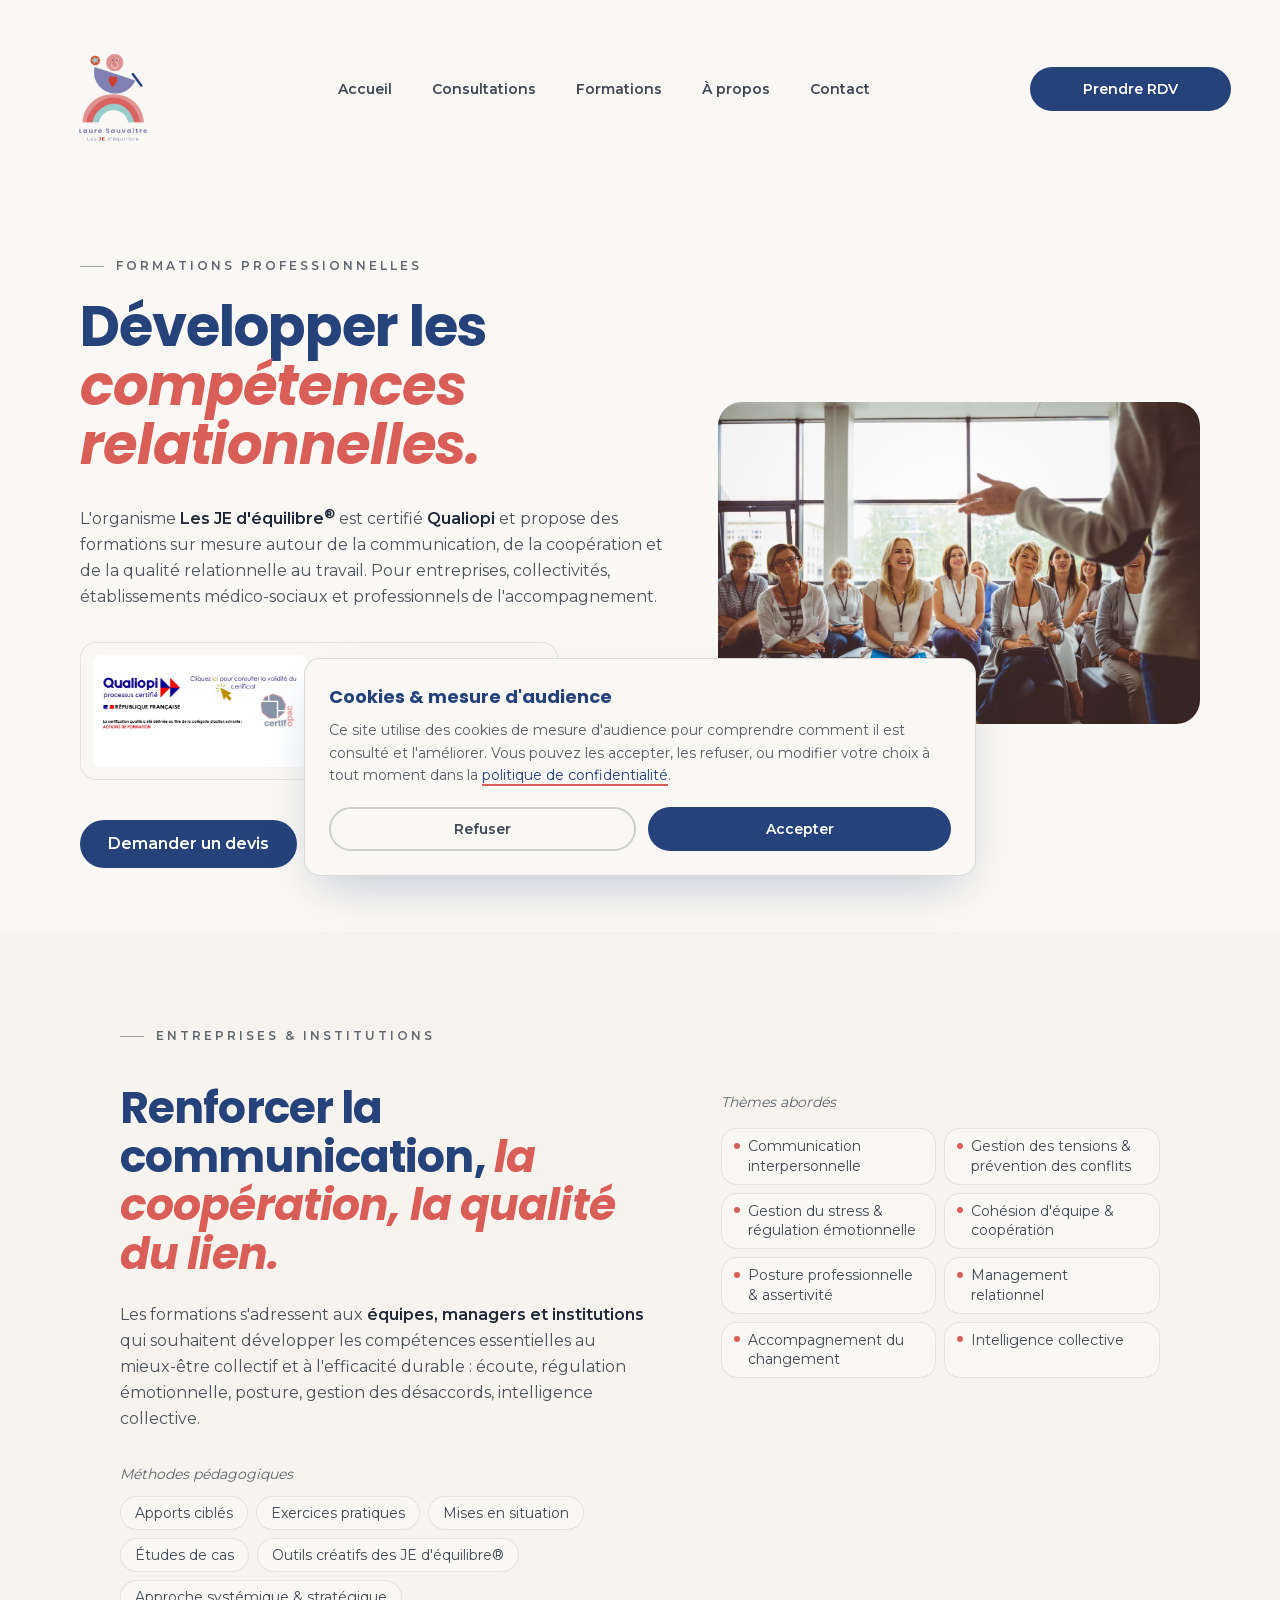
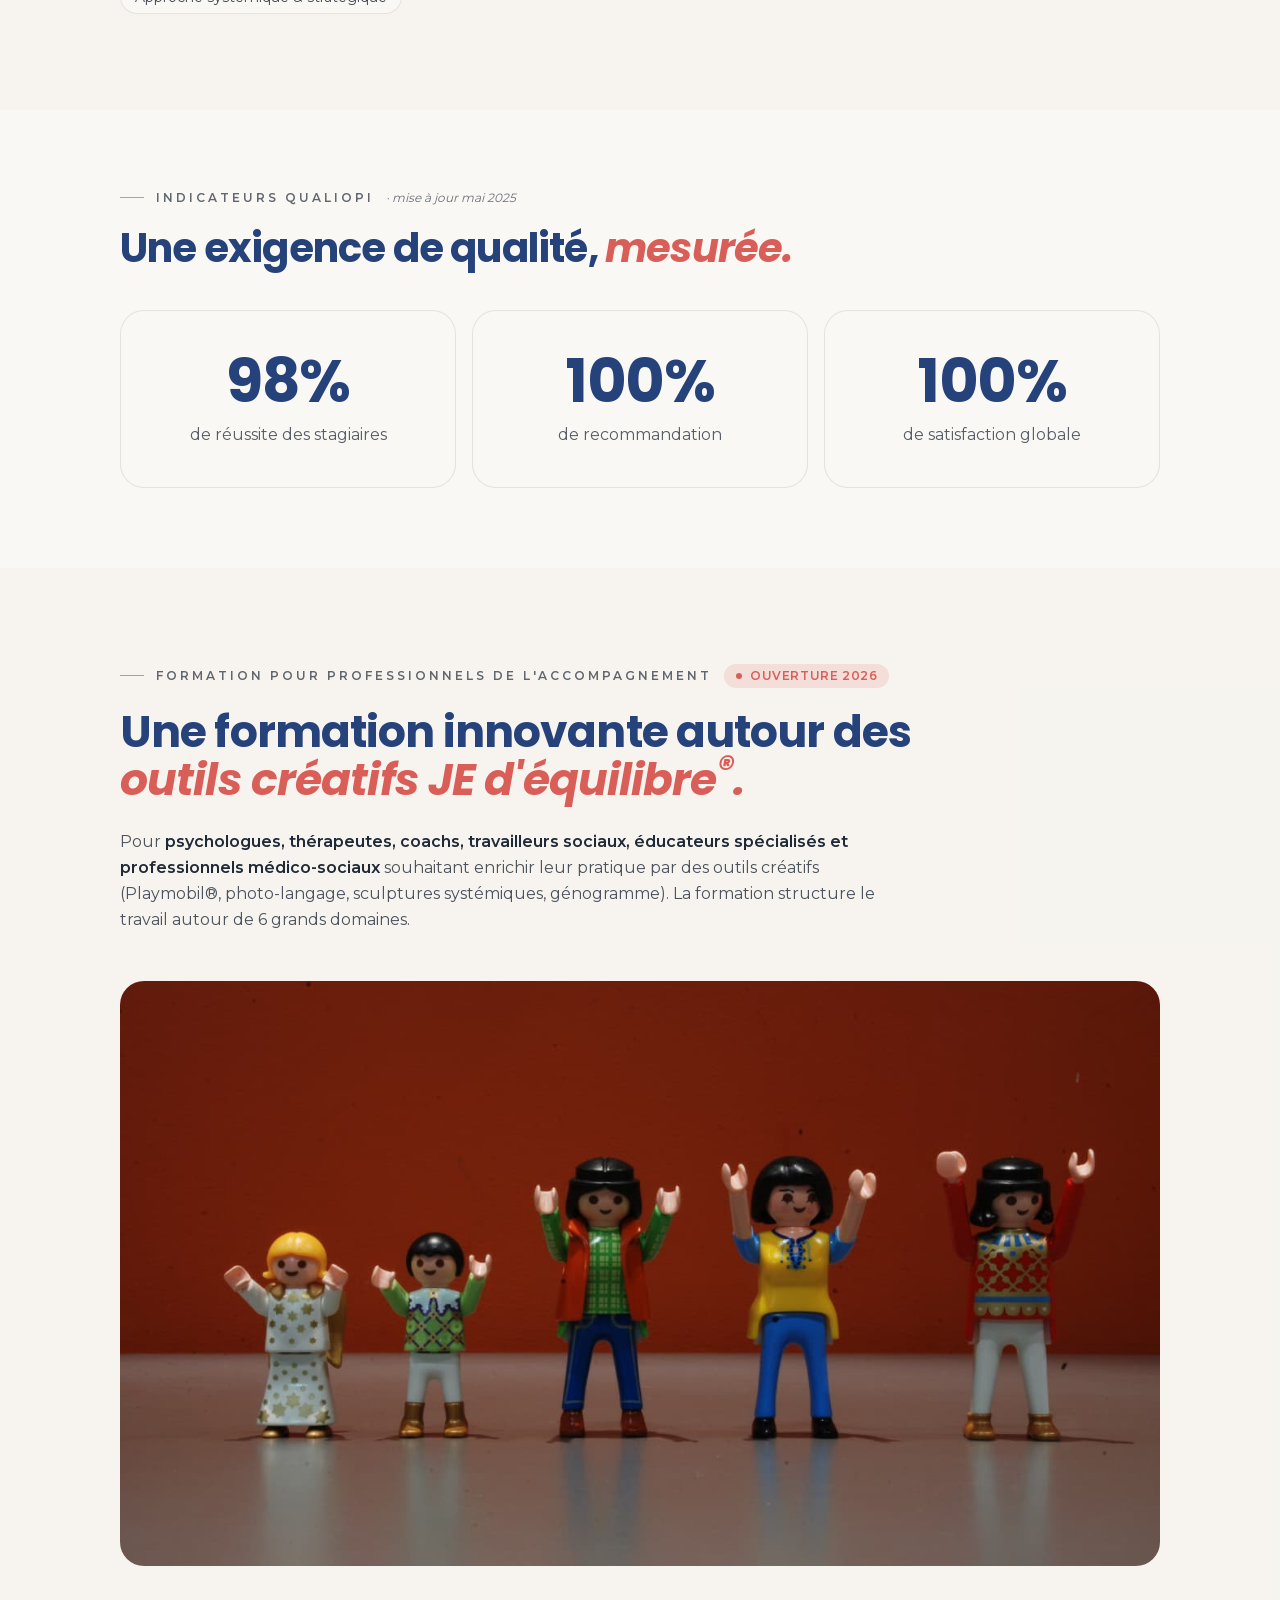
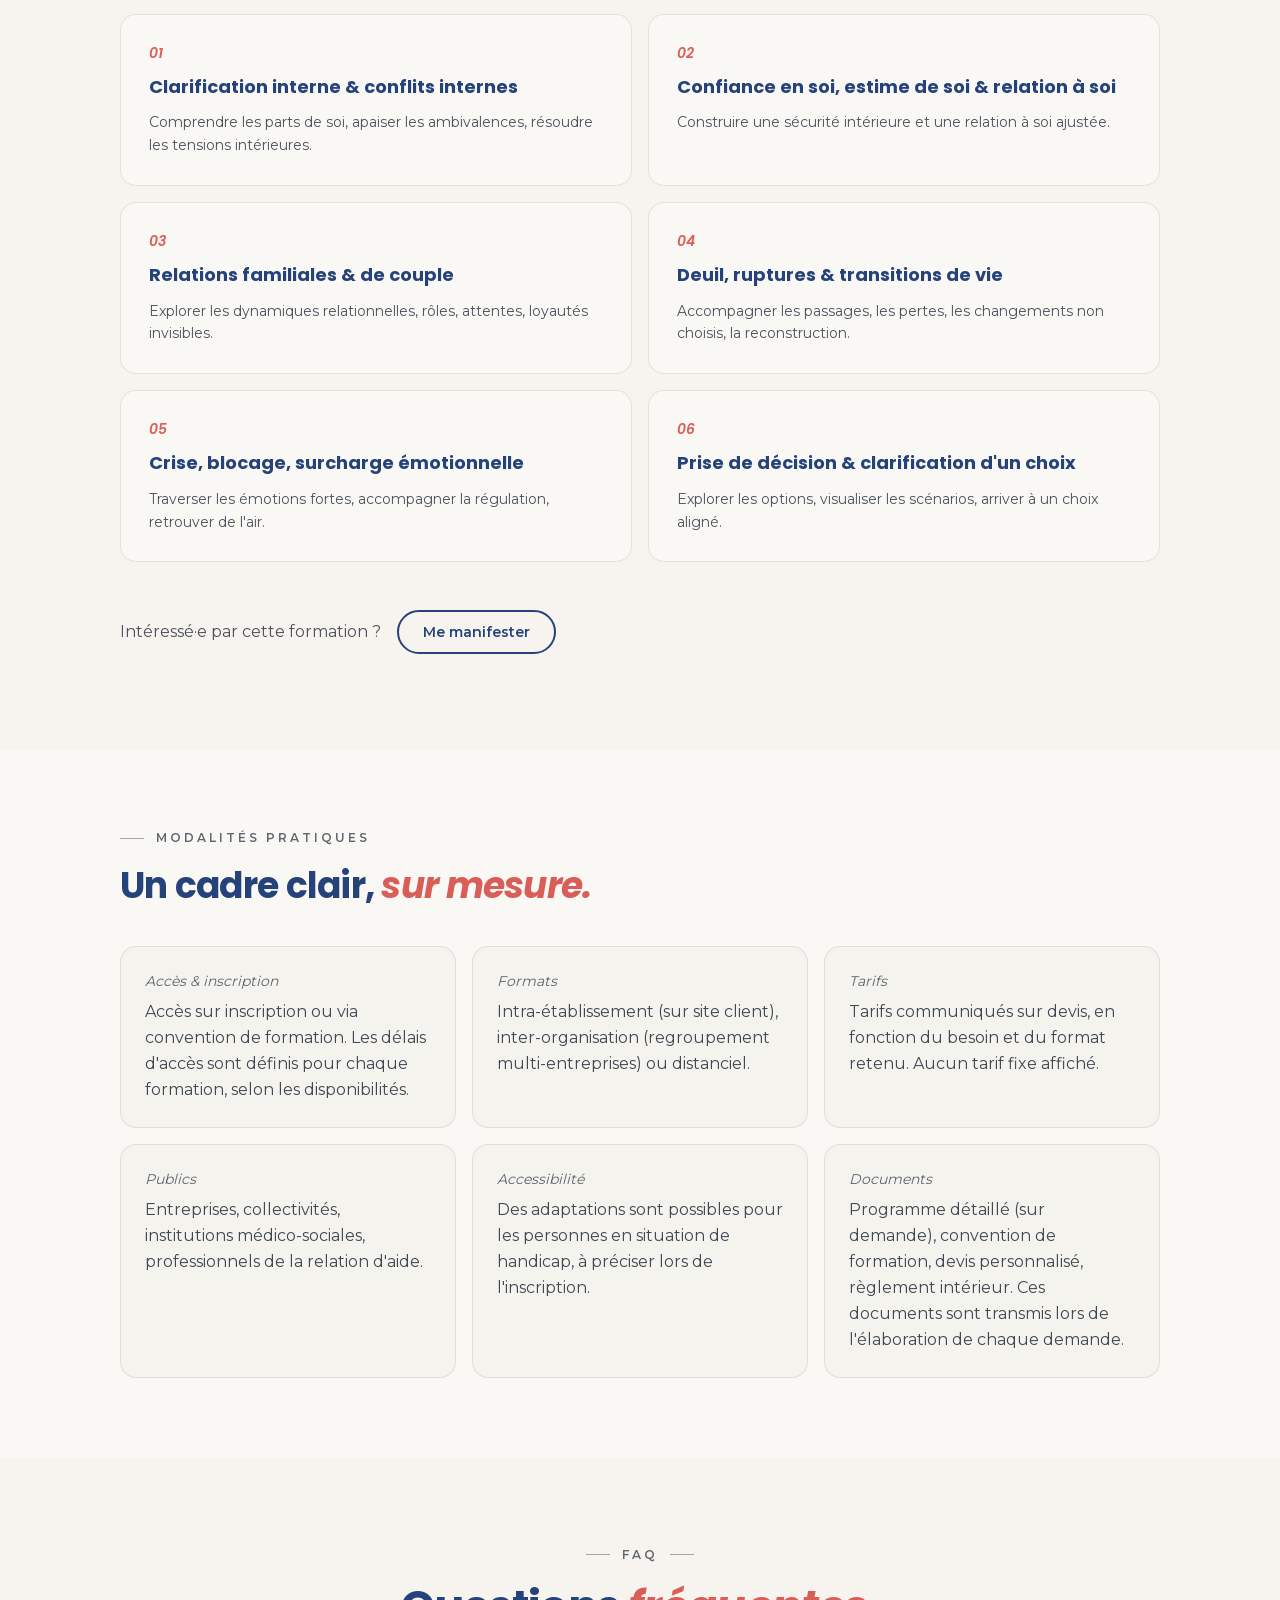
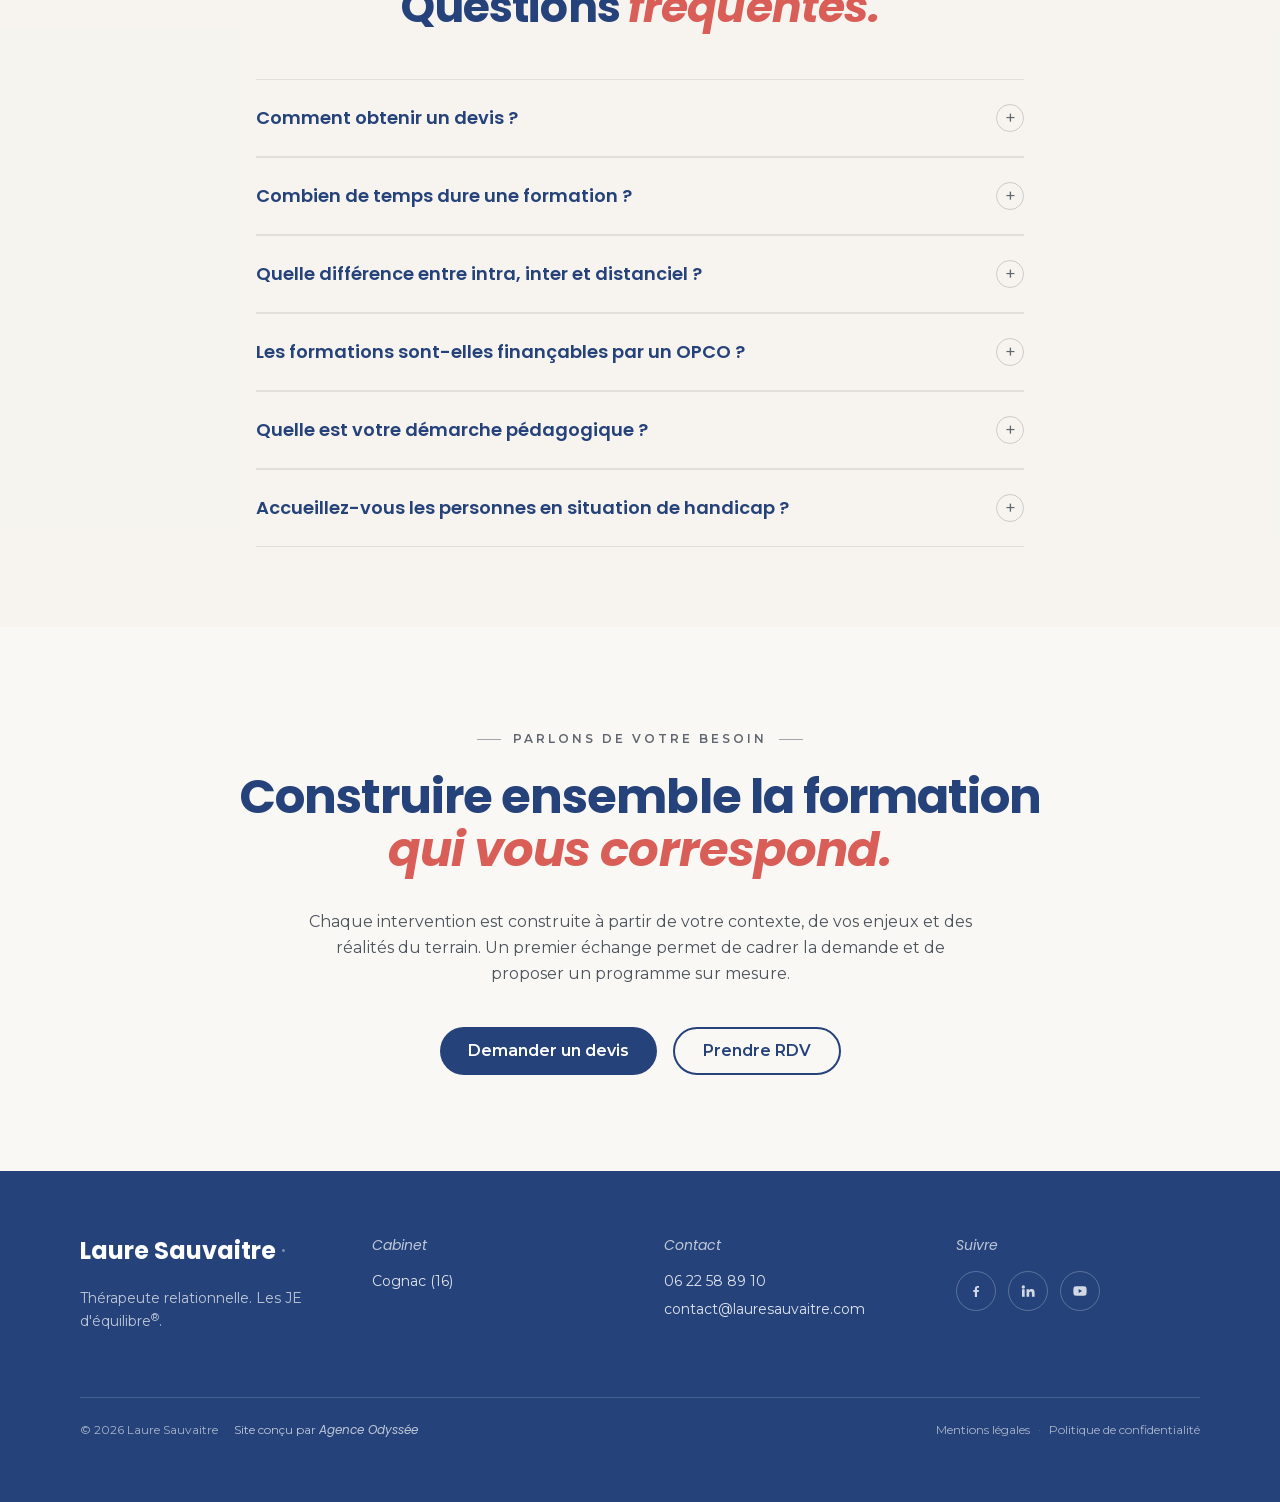
<file: formations.html>
<!DOCTYPE html><html lang="fr" class="poppins_9fc342ce-module__eHRihq__variable montserrat_749a012d-module__NJFDTW__variable h-full antialiased"><head><meta charSet="utf-8"/><meta name="viewport" content="width=device-width, initial-scale=1"/><link rel="preload" href="/_next/static/media/47fe1b7cd6e6ed85-s.p.0~mcdl10zdfb3.woff2" as="font" crossorigin="" type="font/woff2"/><link rel="preload" href="/_next/static/media/6aac95a85db691f1-s.p.0qkjcfd5a90c2.woff2" as="font" crossorigin="" type="font/woff2"/><link rel="preload" href="/_next/static/media/829ba4228c966254-s.p.0ub.k0om~_-xi.woff2" as="font" crossorigin="" type="font/woff2"/><link rel="preload" href="/_next/static/media/a218039a3287bcfd-s.p.17-1enzs_j91b.woff2" as="font" crossorigin="" type="font/woff2"/><link rel="preload" href="/_next/static/media/b06c83c7cc676c09-s.p.15p9cfi8srt_k.woff2" as="font" crossorigin="" type="font/woff2"/><link rel="preload" href="/_next/static/media/b6620be20ad708dd-s.p.15glw.3ya746x.woff2" as="font" crossorigin="" type="font/woff2"/><link rel="preload" href="/_next/static/media/e2334d715941921e-s.p.12skym0rqknxy.woff2" as="font" crossorigin="" type="font/woff2"/><link rel="preload" href="/_next/static/media/e8f2fbee2754df70-s.p.0fzkl03jw-sdz.woff2" as="font" crossorigin="" type="font/woff2"/><link rel="preload" href="/_next/static/media/edcf447d6990da7e-s.p.0rmnzjlzsvg7u.woff2" as="font" crossorigin="" type="font/woff2"/><link rel="preload" as="image" href="/brand/logo.webp"/><link rel="preload" href="/brand/qualiopi-logo.jpg" as="image"/><link rel="preload" href="/brand/playmobil.jpg" as="image"/><link rel="preload" href="/brand/formations-qualiopi.jpg" as="image"/><link rel="stylesheet" href="/_next/static/chunks/0twuv8_a4w9l..css" data-precedence="next"/><link rel="preload" as="script" fetchPriority="low" href="/_next/static/chunks/0ht900cau6_ur.js"/><script src="/_next/static/chunks/0dgq26a5_oy.a.js" async=""></script><script src="/_next/static/chunks/0n~dq4kpx9xxx.js" async=""></script><script src="/_next/static/chunks/0oui10gukf8nf.js" async=""></script><script src="/_next/static/chunks/turbopack-0kgh._d10w-q9.js" async=""></script><script src="/_next/static/chunks/0p1xu9k1ddqoz.js" async=""></script><script src="/_next/static/chunks/0d3shmwh5_nmn.js" async=""></script><meta name="next-size-adjust" content=""/><title>Formations professionnelles certifiées Qualiopi · Laure Sauvaitre · Laure Sauvaitre</title><meta name="description" content="Formations sur mesure pour entreprises, collectivités, établissements médico-sociaux et professionnels de l&#x27;accompagnement. Communication, gestion des conflits, posture managériale. Organisme certifié Qualiopi."/><meta name="robots" content="index, follow"/><link rel="canonical" href="https://lauresauvaitre.com/formations"/><meta property="og:title" content="Formations professionnelles certifiées Qualiopi · Laure Sauvaitre · Laure Sauvaitre"/><meta property="og:description" content="Formations sur mesure pour entreprises, collectivités, établissements médico-sociaux et professionnels de l&#x27;accompagnement. Communication, gestion des conflits, posture managériale. Organisme certifié Qualiopi."/><meta property="og:url" content="https://lauresauvaitre.com"/><meta property="og:site_name" content="Laure Sauvaitre"/><meta property="og:locale" content="fr_FR"/><meta property="og:image" content="https://lauresauvaitre.com/og-default.jpg"/><meta property="og:image:width" content="1200"/><meta property="og:image:height" content="630"/><meta property="og:image:alt" content="Laure Sauvaitre, thérapeute relationnelle et coach systémique en Charente"/><meta property="og:type" content="website"/><meta name="twitter:card" content="summary_large_image"/><meta name="twitter:title" content="Formations professionnelles certifiées Qualiopi · Laure Sauvaitre · Laure Sauvaitre"/><meta name="twitter:description" content="Formations sur mesure pour entreprises, collectivités, établissements médico-sociaux et professionnels de l&#x27;accompagnement. Communication, gestion des conflits, posture managériale. Organisme certifié Qualiopi."/><meta name="twitter:image" content="https://lauresauvaitre.com/og-default.jpg"/><meta name="twitter:image:alt" content="Laure Sauvaitre, thérapeute relationnelle et coach systémique en Charente"/><meta name="twitter:image:width" content="1200"/><meta name="twitter:image:height" content="630"/><link rel="icon" href="/icon.svg?icon.0c11ujt~tflyj.svg" sizes="any" type="image/svg+xml"/><script src="/_next/static/chunks/03~yq9q893hmn.js" noModule=""></script></head><body class="min-h-full flex flex-col font-body text-foreground bg-background"><div hidden=""><!--$--><!--/$--></div><script type="application/ld+json">{"@context":"https://schema.org","@type":"ProfessionalService","@id":"https://lauresauvaitre.com#organization","name":"Laure Sauvaitre","url":"https://lauresauvaitre.com","logo":"https://lauresauvaitre.com/brand/logo.webp","image":"https://lauresauvaitre.com/og-default.jpg","description":"Thérapeute relationnelle, coach systémique et stratégique à Cognac (Charente). Consultations individuelles, couple, famille, coaching et formations Qualiopi.","priceRange":"€€","telephone":"+33622588910","email":"mailto:contact@lauresauvaitre.com","address":{"@type":"PostalAddress","streetAddress":"24 rue de Segonzac","postalCode":"16100","addressLocality":"Cognac","addressRegion":"Charente","addressCountry":"FR"},"geo":{"@type":"GeoCoordinates","latitude":45.6898,"longitude":-0.3206},"areaServed":[{"@type":"Place","name":"Cognac"},{"@type":"Place","name":"Charente (16)"},{"@type":"Place","name":"Nouvelle-Aquitaine"},{"@type":"Place","name":"France (téléconsultation)"}],"sameAs":["https://www.linkedin.com/in/laure-sauvaitre-4713489b","https://www.facebook.com/lesjedequilibre","https://www.youtube.com/channel/UC7m3uyLe6G8E5Je1PD4fXtQ"],"founder":{"@type":"Person","name":"Laure Sauvaitre","jobTitle":"Thérapeute relationnelle · Coach systémique & stratégique","url":"https://lauresauvaitre.com","image":"https://lauresauvaitre.com/brand/portrait_laure.webp","knowsAbout":["Thérapie systémique et stratégique","Thérapie brève","Thérapie de couple","Thérapie familiale","Coaching d'équipe","Analyse de pratiques professionnelles","Photo-langage","Génogramme","Analyse transactionnelle","Sculptures systémiques","PNL"],"sameAs":["https://www.linkedin.com/in/laure-sauvaitre-4713489b","https://www.facebook.com/lesjedequilibre","https://www.youtube.com/channel/UC7m3uyLe6G8E5Je1PD4fXtQ"],"email":"mailto:contact@lauresauvaitre.com","telephone":"+33622588910","alumniOf":"15 ans professeur des écoles"},"employee":{"@type":"Person","name":"Laure Sauvaitre","jobTitle":"Thérapeute relationnelle · Coach systémique & stratégique","url":"https://lauresauvaitre.com","image":"https://lauresauvaitre.com/brand/portrait_laure.webp","knowsAbout":["Thérapie systémique et stratégique","Thérapie brève","Thérapie de couple","Thérapie familiale","Coaching d'équipe","Analyse de pratiques professionnelles","Photo-langage","Génogramme","Analyse transactionnelle","Sculptures systémiques","PNL"],"sameAs":["https://www.linkedin.com/in/laure-sauvaitre-4713489b","https://www.facebook.com/lesjedequilibre","https://www.youtube.com/channel/UC7m3uyLe6G8E5Je1PD4fXtQ"],"email":"mailto:contact@lauresauvaitre.com","telephone":"+33622588910","alumniOf":"15 ans professeur des écoles"}}</script><header class="sticky top-0 z-40 transition-all duration-300 bg-background/85 backdrop-blur-md"><nav class="mx-auto flex items-center justify-between transition-all duration-300 max-w-[1400px] px-6 md:px-12 py-3 md:py-6 border border-transparent"><a class="inline-flex items-center" aria-label="Accueil Laure Sauvaitre" href="/"><img src="/brand/logo.webp" alt="Laure Sauvaitre" class="w-auto transition-all duration-300 h-16 md:h-32"/></a><ul class="hidden lg:flex items-center gap-10 text-sm text-foreground/85"><li><a class="relative font-semibold hover:text-primary transition-colors after:absolute after:left-0 after:-bottom-1 after:h-[2px] after:w-0 after:bg-primary after:transition-all after:duration-300 hover:after:w-full" href="/">Accueil</a></li><li class="relative"><a class="relative font-semibold hover:text-primary transition-colors after:absolute after:left-0 after:-bottom-1 after:h-[2px] after:w-0 after:bg-primary after:transition-all after:duration-300 hover:after:w-full" aria-haspopup="true" aria-expanded="false" href="/consultations">Consultations</a><div class="absolute left-1/2 -translate-x-1/2 top-full pt-4 transition-all duration-200 opacity-0 -translate-y-1 pointer-events-none"><ul class="min-w-[280px] p-2 rounded-2xl bg-background border border-foreground/10 shadow-[0_12px_32px_-12px_rgba(37,66,122,0.25)]"><li><a class="block px-4 py-3 rounded-xl text-sm font-semibold text-foreground/85 hover:bg-chip/40 hover:text-primary transition-colors" href="/consultations/individuelle">Thérapie individuelle</a></li><li><a class="block px-4 py-3 rounded-xl text-sm font-semibold text-foreground/85 hover:bg-chip/40 hover:text-primary transition-colors" href="/consultations/familiale">Thérapie familiale</a></li><li><a class="block px-4 py-3 rounded-xl text-sm font-semibold text-foreground/85 hover:bg-chip/40 hover:text-primary transition-colors" href="/consultations/couple">Thérapie de couple</a></li><li><a class="block px-4 py-3 rounded-xl text-sm font-semibold text-foreground/85 hover:bg-chip/40 hover:text-primary transition-colors" href="/consultations/coaching">Coaching professionnel</a></li></ul></div></li><li><a class="relative font-semibold hover:text-primary transition-colors after:absolute after:left-0 after:-bottom-1 after:h-[2px] after:w-0 after:bg-primary after:transition-all after:duration-300 hover:after:w-full" href="/formations">Formations</a></li><li><a class="relative font-semibold hover:text-primary transition-colors after:absolute after:left-0 after:-bottom-1 after:h-[2px] after:w-0 after:bg-primary after:transition-all after:duration-300 hover:after:w-full" href="/a-propos">À propos</a></li><li><a class="relative font-semibold hover:text-primary transition-colors after:absolute after:left-0 after:-bottom-1 after:h-[2px] after:w-0 after:bg-primary after:transition-all after:duration-300 hover:after:w-full" href="/contact">Contact</a></li></ul><a href="https://www.ibookthedate.fr/therapeute/16100-cognac/laure-sauvaitre" target="_blank" rel="noopener noreferrer" class="group hidden lg:inline-flex items-center justify-center h-11 px-5 md:px-6 rounded-full bg-primary text-white text-sm font-semibold hover:bg-accent-subtle transition-colors"><span aria-hidden="true" class="inline-block w-[1.5em] mr-2 shrink-0"></span>Prendre RDV<span aria-hidden="true" class="inline-block w-[1.5em] ml-2 shrink-0 -translate-x-1 opacity-0 transition-all duration-200 group-hover:translate-x-0 group-hover:opacity-100">→</span></a><button type="button" class="lg:hidden inline-flex items-center justify-center size-11 rounded-full text-foreground hover:bg-foreground/5 transition-colors" aria-label="Ouvrir le menu" aria-expanded="false"><svg viewBox="0 0 24 24" fill="none" stroke="currentColor" stroke-width="2" stroke-linecap="round" class="size-6" aria-hidden="true"><line x1="4" y1="7" x2="20" y2="7"></line><line x1="4" y1="12" x2="20" y2="12"></line><line x1="4" y1="17" x2="20" y2="17"></line></svg></button></nav></header><div class="fixed inset-0 z-50 bg-background transition-opacity duration-300 lg:hidden opacity-0 pointer-events-none" aria-hidden="true"><div class="flex flex-col h-full px-6 pt-4 pb-10 overflow-y-auto"><div class="flex items-center justify-between"><a class="inline-flex items-center" aria-label="Accueil Laure Sauvaitre" href="/"><img src="/brand/logo.webp" alt="Laure Sauvaitre" class="h-16 w-auto"/></a><button type="button" class="inline-flex items-center justify-center size-11 rounded-full text-foreground hover:bg-foreground/5 transition-colors" aria-label="Fermer le menu"><svg viewBox="0 0 24 24" fill="none" stroke="currentColor" stroke-width="2" stroke-linecap="round" class="size-6" aria-hidden="true"><line x1="6" y1="6" x2="18" y2="18"></line><line x1="6" y1="18" x2="18" y2="6"></line></svg></button></div><ul class="mt-12 flex flex-col gap-5"><li><a class="font-heading text-3xl text-foreground hover:text-primary transition-colors" href="/">Accueil</a></li><li><button type="button" class="w-full flex items-center justify-between font-heading text-3xl text-foreground hover:text-primary transition-colors" aria-expanded="false">Consultations<span aria-hidden="true" class="text-2xl transition-transform duration-200 ">+</span></button><div class="overflow-hidden transition-all duration-300 max-h-0"><ul class="pl-3 flex flex-col gap-3 border-l-2 border-foreground/15"><li><a class="block pl-4 text-base italic text-foreground/70 hover:text-primary transition-colors" href="/consultations">Toutes les consultations</a></li><li><a class="block pl-4 text-lg text-foreground hover:text-primary transition-colors" href="/consultations/individuelle">Thérapie individuelle</a></li><li><a class="block pl-4 text-lg text-foreground hover:text-primary transition-colors" href="/consultations/familiale">Thérapie familiale</a></li><li><a class="block pl-4 text-lg text-foreground hover:text-primary transition-colors" href="/consultations/couple">Thérapie de couple</a></li><li><a class="block pl-4 text-lg text-foreground hover:text-primary transition-colors" href="/consultations/coaching">Coaching professionnel</a></li></ul></div></li><li><a class="font-heading text-3xl text-foreground hover:text-primary transition-colors" href="/formations">Formations</a></li><li><a class="font-heading text-3xl text-foreground hover:text-primary transition-colors" href="/a-propos">À propos</a></li><li><a class="font-heading text-3xl text-foreground hover:text-primary transition-colors" href="/contact">Contact</a></li></ul><a href="https://www.ibookthedate.fr/therapeute/16100-cognac/laure-sauvaitre" target="_blank" rel="noopener noreferrer" class="mt-auto inline-flex items-center justify-center h-14 px-7 rounded-full bg-primary text-white font-semibold hover:bg-accent-subtle transition-colors">Prendre RDV</a></div></div><main class="flex-1 flex flex-col"><script type="application/ld+json">{"@context":"https://schema.org","@type":"EducationalOrganization","name":"Laure Sauvaitre","url":"https://lauresauvaitre.com/formations","description":"Organisme de formation certifié Qualiopi (certifié le 07/07/2025). Formations en thérapie systémique, analyse de pratiques, coaching d'équipe pour entreprises, collectivités et établissements médico-sociaux.","sameAs":["https://www.linkedin.com/in/laure-sauvaitre-4713489b","https://www.facebook.com/lesjedequilibre","https://www.youtube.com/channel/UC7m3uyLe6G8E5Je1PD4fXtQ"],"hasCredential":{"@type":"EducationalOccupationalCredential","credentialCategory":"Certification Qualiopi","dateCreated":"2025-07-07"}}</script><script type="application/ld+json">{"@context":"https://schema.org","@type":"Course","name":"Formations sur compétences relationnelles et communicationnelles","description":"Formations Qualiopi pour entreprises, collectivités et institutions : communication, gestion des conflits, cohésion d'équipe, posture managériale.","url":"https://lauresauvaitre.com/formations","provider":{"@id":"https://lauresauvaitre.com#organization"},"hasCourseInstance":{"@type":"CourseInstance","courseMode":"blended","location":{"@type":"Place","address":{"@type":"PostalAddress","addressCountry":"FR"}}},"inLanguage":"fr"}</script><script type="application/ld+json">{"@context":"https://schema.org","@type":"FAQPage","mainEntity":[{"@type":"Question","name":"Comment obtenir un devis ?","acceptedAnswer":{"@type":"Answer","text":"Un premier échange (par mail ou téléphone) permet de cadrer votre demande : contexte, enjeux, nombre de participants, format souhaité. Je vous transmets ensuite un devis personnalisé sous quelques jours."}},{"@type":"Question","name":"Combien de temps dure une formation ?","acceptedAnswer":{"@type":"Answer","text":"Cela dépend de la demande : d'une journée pour une sensibilisation à plusieurs modules répartis sur plusieurs mois pour un parcours approfondi. Les durées sont toujours construites avec vous selon les objectifs."}},{"@type":"Question","name":"Quelle différence entre intra, inter et distanciel ?","acceptedAnswer":{"@type":"Answer","text":"Intra = je viens chez vous, uniquement pour vos équipes. Inter = plusieurs entreprises se regroupent sur une formation commune. Distanciel = format en visio, adapté aux équipes dispersées ou pour des modules courts."}},{"@type":"Question","name":"Les formations sont-elles finançables par un OPCO ?","acceptedAnswer":{"@type":"Answer","text":"Oui, étant certifiée Qualiopi, les formations peuvent être prises en charge par votre OPCO selon les dispositifs en vigueur (plan de développement des compétences, CPF si éligible). Je vous accompagne dans les démarches administratives."}},{"@type":"Question","name":"Quelle est votre démarche pédagogique ?","acceptedAnswer":{"@type":"Answer","text":"Je privilégie l'alternance entre apports théoriques courts, exercices pratiques, mises en situation et outils créatifs (Playmobil®, photo-langage, sculptures systémiques). L'objectif : que chacun reparte avec des outils concrets et mobilisables."}},{"@type":"Question","name":"Accueillez-vous les personnes en situation de handicap ?","acceptedAnswer":{"@type":"Answer","text":"Oui, les formations peuvent être adaptées selon les besoins. Merci de me signaler toute situation particulière en amont pour que nous puissions prévoir les aménagements nécessaires."}}]}</script><section class="relative"><div class="mx-auto max-w-[1400px] px-6 md:px-16 lg:px-20 pt-10 md:pt-20 pb-12 md:pb-16 grid gap-10 md:gap-12 md:grid-cols-[1.1fr_0.9fr] md:items-center"><div><p class="flex items-center gap-3 text-xs tracking-[0.25em] uppercase text-foreground/70 font-semibold"><span aria-hidden="true" class="h-px w-6 bg-foreground/40"></span>Formations professionnelles</p><h1 class="mt-6 font-heading font-bold text-primary text-[2.25rem] md:text-[2.75rem] lg:text-[3.5rem] leading-[1.05] tracking-[-0.02em]">Développer les<!-- --> <em class="italic text-accent-warm">compétences relationnelles.</em></h1><p class="mt-8 text-sm md:text-base text-foreground/80 leading-relaxed">L&#x27;organisme<!-- --> <strong class="font-semibold text-foreground">Les JE d&#x27;équilibre<sup>®</sup></strong> <!-- -->est certifié<!-- --> <strong class="font-semibold text-foreground">Qualiopi</strong> <!-- -->et propose des formations sur mesure autour de la communication, de la coopération et de la qualité relationnelle au travail. Pour entreprises, collectivités, établissements médico-sociaux et professionnels de l&#x27;accompagnement.</p><a href="/documents/certificat-qualiopi.pdf" target="_blank" rel="noopener noreferrer" aria-label="Consulter le certificat Qualiopi (PDF, mise à jour juillet 2025)" class="group mt-8 inline-flex items-center gap-4 p-3 pr-5 rounded-2xl bg-background border border-foreground/10 hover:border-accent-warm transition-colors"><img src="/brand/qualiopi-logo.jpg" alt="Qualiopi, marque de certification qualité des prestataires d&#x27;actions de formation" class="h-24 md:h-28 w-auto rounded-lg"/><div><p class="text-[0.65rem] uppercase tracking-[0.2em] text-foreground/70 font-semibold">Certification qualité</p><p class="mt-1 font-heading font-bold text-primary text-sm md:text-base leading-tight group-hover:text-accent-warm transition-colors">Organisme de formation<br/>certifié Qualiopi</p><p class="mt-1 inline-flex items-center gap-1 text-xs text-foreground/70 group-hover:text-accent-warm transition-colors">Voir le certificat (PDF)<span aria-hidden="true" class="transition-transform duration-200 group-hover:translate-x-0.5">→</span></p></div></a><div class="mt-10 flex flex-nowrap gap-3 sm:gap-4"><a class="group relative inline-flex h-12 flex-1 sm:flex-none items-center justify-center px-5 sm:px-7 rounded-full bg-primary text-white text-sm sm:text-base font-semibold whitespace-nowrap hover:bg-accent-subtle transition-colors" href="/contact"><span class="md:transition-transform md:duration-200 md:group-hover:-translate-x-2">Demander un devis</span><span aria-hidden="true" class="hidden md:block absolute right-4 -translate-x-1 opacity-0 transition-all duration-200 group-hover:translate-x-0 group-hover:opacity-100">→</span></a><a href="https://www.ibookthedate.fr/therapeute/16100-cognac/laure-sauvaitre" target="_blank" rel="noopener noreferrer" class="group relative inline-flex h-12 flex-1 sm:flex-none items-center justify-center px-5 sm:px-7 rounded-full border-2 border-primary text-primary text-sm sm:text-base font-semibold whitespace-nowrap hover:bg-primary hover:text-white transition-colors"><span class="md:transition-transform md:duration-200 md:group-hover:-translate-x-2">En discuter</span><span aria-hidden="true" class="hidden md:block absolute right-4 -translate-x-1 opacity-0 transition-all duration-200 group-hover:translate-x-0 group-hover:opacity-100">→</span></a></div></div><div class="relative aspect-[3/2] w-full md:max-w-xl mx-auto md:mx-0 md:ml-auto rounded-3xl overflow-hidden"><img src="/brand/formations-qualiopi.jpg" alt="Formations professionnelles certifiées Qualiopi, développer les compétences relationnelles" class="absolute inset-0 h-full w-full object-cover"/></div></div></section><section class="py-16 md:py-24 bg-chip/25"><div class="mx-auto max-w-[1200px] px-6 md:px-16 lg:px-20"><p class="flex items-center gap-3 text-xs tracking-[0.25em] uppercase text-foreground/70 font-semibold"><span aria-hidden="true" class="h-px w-6 bg-foreground/40"></span>Entreprises &amp; institutions</p><div class="mt-8 md:mt-10 grid gap-10 md:gap-16 md:grid-cols-[1.1fr_0.9fr]"><div><h2 class="font-heading font-bold text-primary text-[2rem] md:text-[2.25rem] lg:text-[2.75rem] leading-[1.1] tracking-[-0.02em]">Renforcer la communication,<!-- --> <em class="italic text-accent-warm">la coopération, la qualité du lien.</em></h2><p class="mt-6 text-sm md:text-base text-foreground/80 leading-relaxed">Les formations s&#x27;adressent aux<!-- --> <strong class="font-semibold text-foreground">équipes, managers et institutions</strong> <!-- -->qui souhaitent développer les compétences essentielles au mieux-être collectif et à l&#x27;efficacité durable : écoute, régulation émotionnelle, posture, gestion des désaccords, intelligence collective.</p><div class="mt-8"><p class="italic text-sm text-foreground/70">Méthodes pédagogiques</p><ul class="mt-3 flex flex-wrap gap-2"><li class="px-3.5 py-1.5 rounded-full bg-background border border-foreground/10 text-xs md:text-sm text-foreground/85">Apports ciblés</li><li class="px-3.5 py-1.5 rounded-full bg-background border border-foreground/10 text-xs md:text-sm text-foreground/85">Exercices pratiques</li><li class="px-3.5 py-1.5 rounded-full bg-background border border-foreground/10 text-xs md:text-sm text-foreground/85">Mises en situation</li><li class="px-3.5 py-1.5 rounded-full bg-background border border-foreground/10 text-xs md:text-sm text-foreground/85">Études de cas</li><li class="px-3.5 py-1.5 rounded-full bg-background border border-foreground/10 text-xs md:text-sm text-foreground/85">Outils créatifs des JE d&#x27;équilibre®</li><li class="px-3.5 py-1.5 rounded-full bg-background border border-foreground/10 text-xs md:text-sm text-foreground/85">Approche systémique &amp; stratégique</li></ul></div></div><aside class="md:pt-2"><p class="italic text-sm text-foreground/70">Thèmes abordés</p><ul class="mt-4 grid grid-cols-1 sm:grid-cols-2 gap-2"><li class="inline-flex items-start gap-2 pl-3 pr-3.5 py-2 rounded-2xl bg-background border border-foreground/10 text-xs md:text-sm text-foreground/85 leading-snug"><span aria-hidden="true" class="mt-[0.4em] size-1.5 rounded-full bg-accent-warm shrink-0"></span><span>Communication interpersonnelle</span></li><li class="inline-flex items-start gap-2 pl-3 pr-3.5 py-2 rounded-2xl bg-background border border-foreground/10 text-xs md:text-sm text-foreground/85 leading-snug"><span aria-hidden="true" class="mt-[0.4em] size-1.5 rounded-full bg-accent-warm shrink-0"></span><span>Gestion des tensions &amp; prévention des conflits</span></li><li class="inline-flex items-start gap-2 pl-3 pr-3.5 py-2 rounded-2xl bg-background border border-foreground/10 text-xs md:text-sm text-foreground/85 leading-snug"><span aria-hidden="true" class="mt-[0.4em] size-1.5 rounded-full bg-accent-warm shrink-0"></span><span>Gestion du stress &amp; régulation émotionnelle</span></li><li class="inline-flex items-start gap-2 pl-3 pr-3.5 py-2 rounded-2xl bg-background border border-foreground/10 text-xs md:text-sm text-foreground/85 leading-snug"><span aria-hidden="true" class="mt-[0.4em] size-1.5 rounded-full bg-accent-warm shrink-0"></span><span>Cohésion d&#x27;équipe &amp; coopération</span></li><li class="inline-flex items-start gap-2 pl-3 pr-3.5 py-2 rounded-2xl bg-background border border-foreground/10 text-xs md:text-sm text-foreground/85 leading-snug"><span aria-hidden="true" class="mt-[0.4em] size-1.5 rounded-full bg-accent-warm shrink-0"></span><span>Posture professionnelle &amp; assertivité</span></li><li class="inline-flex items-start gap-2 pl-3 pr-3.5 py-2 rounded-2xl bg-background border border-foreground/10 text-xs md:text-sm text-foreground/85 leading-snug"><span aria-hidden="true" class="mt-[0.4em] size-1.5 rounded-full bg-accent-warm shrink-0"></span><span>Management relationnel</span></li><li class="inline-flex items-start gap-2 pl-3 pr-3.5 py-2 rounded-2xl bg-background border border-foreground/10 text-xs md:text-sm text-foreground/85 leading-snug"><span aria-hidden="true" class="mt-[0.4em] size-1.5 rounded-full bg-accent-warm shrink-0"></span><span>Accompagnement du changement</span></li><li class="inline-flex items-start gap-2 pl-3 pr-3.5 py-2 rounded-2xl bg-background border border-foreground/10 text-xs md:text-sm text-foreground/85 leading-snug"><span aria-hidden="true" class="mt-[0.4em] size-1.5 rounded-full bg-accent-warm shrink-0"></span><span>Intelligence collective</span></li></ul></aside></div></div></section><section class="py-16 md:py-20"><div class="mx-auto max-w-[1200px] px-6 md:px-16 lg:px-20"><div class="flex items-center gap-3 text-xs tracking-[0.25em] uppercase text-foreground/70 font-semibold"><span aria-hidden="true" class="h-px w-6 bg-foreground/40"></span><span>Indicateurs Qualiopi</span><span aria-hidden="true" class="text-foreground/65 normal-case tracking-normal italic font-normal">· mise à jour mai 2025</span></div><h2 class="mt-5 font-heading font-bold text-primary text-[2rem] md:text-[2.25rem] lg:text-[2.5rem] leading-[1.1] tracking-[-0.02em] max-w-3xl">Une exigence de qualité,<!-- --> <em class="italic text-accent-warm">mesurée.</em></h2><ul class="mt-10 grid gap-4 md:grid-cols-3"><li class="p-8 md:p-10 rounded-3xl bg-background border border-foreground/10 text-center"><p class="font-heading font-bold text-primary text-5xl md:text-6xl tracking-[-0.02em]">98%</p><p class="mt-3 text-sm md:text-base text-foreground/75">de réussite des stagiaires</p></li><li class="p-8 md:p-10 rounded-3xl bg-background border border-foreground/10 text-center"><p class="font-heading font-bold text-primary text-5xl md:text-6xl tracking-[-0.02em]">100%</p><p class="mt-3 text-sm md:text-base text-foreground/75">de recommandation</p></li><li class="p-8 md:p-10 rounded-3xl bg-background border border-foreground/10 text-center"><p class="font-heading font-bold text-primary text-5xl md:text-6xl tracking-[-0.02em]">100%</p><p class="mt-3 text-sm md:text-base text-foreground/75">de satisfaction globale</p></li></ul></div></section><section class="py-16 md:py-24 bg-chip/25"><div class="mx-auto max-w-[1200px] px-6 md:px-16 lg:px-20"><div class="flex flex-wrap items-center gap-3"><p class="flex items-center gap-3 text-xs tracking-[0.25em] uppercase text-foreground/70 font-semibold"><span aria-hidden="true" class="h-px w-6 bg-foreground/40"></span>Formation pour professionnels de l&#x27;accompagnement</p><span class="inline-flex items-center gap-2 px-3 py-1 rounded-full bg-accent-warm/15 text-accent-warm text-xs font-semibold uppercase tracking-wider"><span aria-hidden="true" class="size-1.5 rounded-full bg-accent-warm"></span>Ouverture 2026</span></div><h2 class="mt-5 font-heading font-bold text-primary text-[2rem] md:text-[2.25rem] lg:text-[2.75rem] leading-[1.1] tracking-[-0.02em] max-w-4xl">Une formation innovante autour des<!-- --> <em class="italic text-accent-warm">outils créatifs JE d&#x27;équilibre<sup>®</sup>.</em></h2><p class="mt-6 max-w-3xl text-sm md:text-base text-foreground/80 leading-relaxed">Pour<!-- --> <strong class="font-semibold text-foreground">psychologues, thérapeutes, coachs, travailleurs sociaux, éducateurs spécialisés et professionnels médico-sociaux</strong> <!-- -->souhaitant enrichir leur pratique par des outils créatifs (Playmobil®, photo-langage, sculptures systémiques, génogramme). La formation structure le travail autour de 6 grands domaines.</p><div class="mt-12 relative aspect-[16/9] w-full rounded-3xl overflow-hidden"><img src="/brand/playmobil.jpg" alt="Outils créatifs des JE d&#x27;équilibre® : mise en situation avec des figurines Playmobil®" class="absolute inset-0 h-full w-full object-cover"/></div><ul class="mt-12 grid gap-4 md:grid-cols-2"><li class="p-6 md:p-7 rounded-2xl bg-background border border-foreground/10"><p class="italic font-heading text-sm text-accent-warm font-semibold">01</p><p class="mt-3 font-heading font-bold text-primary text-base md:text-lg leading-snug">Clarification interne &amp; conflits internes</p><p class="mt-3 text-sm text-foreground/80 leading-relaxed">Comprendre les parts de soi, apaiser les ambivalences, résoudre les tensions intérieures.</p></li><li class="p-6 md:p-7 rounded-2xl bg-background border border-foreground/10"><p class="italic font-heading text-sm text-accent-warm font-semibold">02</p><p class="mt-3 font-heading font-bold text-primary text-base md:text-lg leading-snug">Confiance en soi, estime de soi &amp; relation à soi</p><p class="mt-3 text-sm text-foreground/80 leading-relaxed">Construire une sécurité intérieure et une relation à soi ajustée.</p></li><li class="p-6 md:p-7 rounded-2xl bg-background border border-foreground/10"><p class="italic font-heading text-sm text-accent-warm font-semibold">03</p><p class="mt-3 font-heading font-bold text-primary text-base md:text-lg leading-snug">Relations familiales &amp; de couple</p><p class="mt-3 text-sm text-foreground/80 leading-relaxed">Explorer les dynamiques relationnelles, rôles, attentes, loyautés invisibles.</p></li><li class="p-6 md:p-7 rounded-2xl bg-background border border-foreground/10"><p class="italic font-heading text-sm text-accent-warm font-semibold">04</p><p class="mt-3 font-heading font-bold text-primary text-base md:text-lg leading-snug">Deuil, ruptures &amp; transitions de vie</p><p class="mt-3 text-sm text-foreground/80 leading-relaxed">Accompagner les passages, les pertes, les changements non choisis, la reconstruction.</p></li><li class="p-6 md:p-7 rounded-2xl bg-background border border-foreground/10"><p class="italic font-heading text-sm text-accent-warm font-semibold">05</p><p class="mt-3 font-heading font-bold text-primary text-base md:text-lg leading-snug">Crise, blocage, surcharge émotionnelle</p><p class="mt-3 text-sm text-foreground/80 leading-relaxed">Traverser les émotions fortes, accompagner la régulation, retrouver de l&#x27;air.</p></li><li class="p-6 md:p-7 rounded-2xl bg-background border border-foreground/10"><p class="italic font-heading text-sm text-accent-warm font-semibold">06</p><p class="mt-3 font-heading font-bold text-primary text-base md:text-lg leading-snug">Prise de décision &amp; clarification d&#x27;un choix</p><p class="mt-3 text-sm text-foreground/80 leading-relaxed">Explorer les options, visualiser les scénarios, arriver à un choix aligné.</p></li></ul><div class="mt-12 flex flex-wrap items-center gap-4"><p class="text-sm md:text-base text-foreground/80">Intéressé·e par cette formation ?</p><a class="group relative inline-flex h-11 items-center justify-center px-6 rounded-full border-2 border-primary text-primary text-sm font-semibold hover:bg-primary hover:text-white transition-colors" href="/contact"><span class="md:transition-transform md:duration-200 md:group-hover:-translate-x-2">Me manifester</span><span aria-hidden="true" class="hidden md:block absolute right-3 -translate-x-1 opacity-0 transition-all duration-200 group-hover:translate-x-0 group-hover:opacity-100">→</span></a></div></div></section><section class="py-16 md:py-20"><div class="mx-auto max-w-[1200px] px-6 md:px-16 lg:px-20"><p class="flex items-center gap-3 text-xs tracking-[0.25em] uppercase text-foreground/70 font-semibold"><span aria-hidden="true" class="h-px w-6 bg-foreground/40"></span>Modalités pratiques</p><h2 class="mt-5 font-heading font-bold text-primary text-[2rem] md:text-[2.25rem] leading-[1.1] tracking-[-0.02em] max-w-3xl">Un cadre clair,<!-- --> <em class="italic text-accent-warm">sur mesure.</em></h2><ul class="mt-10 grid gap-4 md:grid-cols-2 lg:grid-cols-3"><li class="p-6 rounded-2xl bg-chip/30 border border-foreground/10"><p class="italic text-sm text-foreground/70">Accès &amp; inscription</p><p class="mt-2 text-sm md:text-base text-foreground/85 leading-relaxed">Accès sur inscription ou via convention de formation. Les délais d&#x27;accès sont définis pour chaque formation, selon les disponibilités.</p></li><li class="p-6 rounded-2xl bg-chip/30 border border-foreground/10"><p class="italic text-sm text-foreground/70">Formats</p><p class="mt-2 text-sm md:text-base text-foreground/85 leading-relaxed">Intra-établissement (sur site client), inter-organisation (regroupement multi-entreprises) ou distanciel.</p></li><li class="p-6 rounded-2xl bg-chip/30 border border-foreground/10"><p class="italic text-sm text-foreground/70">Tarifs</p><p class="mt-2 text-sm md:text-base text-foreground/85 leading-relaxed">Tarifs communiqués sur devis, en fonction du besoin et du format retenu. Aucun tarif fixe affiché.</p></li><li class="p-6 rounded-2xl bg-chip/30 border border-foreground/10"><p class="italic text-sm text-foreground/70">Publics</p><p class="mt-2 text-sm md:text-base text-foreground/85 leading-relaxed">Entreprises, collectivités, institutions médico-sociales, professionnels de la relation d&#x27;aide.</p></li><li class="p-6 rounded-2xl bg-chip/30 border border-foreground/10"><p class="italic text-sm text-foreground/70">Accessibilité</p><p class="mt-2 text-sm md:text-base text-foreground/85 leading-relaxed">Des adaptations sont possibles pour les personnes en situation de handicap, à préciser lors de l&#x27;inscription.</p></li><li class="p-6 rounded-2xl bg-chip/30 border border-foreground/10"><p class="italic text-sm text-foreground/70">Documents</p><p class="mt-2 text-sm md:text-base text-foreground/85 leading-relaxed">Programme détaillé (sur demande), convention de formation, devis personnalisé, règlement intérieur. Ces documents sont transmis lors de l&#x27;élaboration de chaque demande.</p></li></ul></div></section><section class="py-16 md:py-20 bg-chip/25"><div class="mx-auto max-w-[1200px] px-6 md:px-16 lg:px-20 text-center"><p class="inline-flex items-center gap-3 text-xs tracking-[0.25em] uppercase text-foreground/70 font-semibold"><span aria-hidden="true" class="h-px w-6 bg-foreground/40"></span>FAQ<span aria-hidden="true" class="h-px w-6 bg-foreground/40"></span></p><h2 class="mt-5 font-heading font-bold text-primary text-[2rem] md:text-[2.25rem] lg:text-[2.75rem] leading-[1.1] tracking-[-0.02em]">Questions<!-- --> <em class="italic text-accent-warm">fréquentes.</em></h2><ul class="mt-12 max-w-3xl mx-auto text-left"><li><details name="faq-formations" class="group border-b border-foreground/10 first:border-t py-2"><summary class="flex items-center gap-4 py-4 cursor-pointer select-none list-none [&amp;::-webkit-details-marker]:hidden"><span class="flex-1 font-heading font-semibold text-primary text-base md:text-lg group-hover:text-accent-warm group-open:text-accent-warm transition-colors">Comment obtenir un devis ?</span><span aria-hidden="true" class="shrink-0 size-7 flex items-center justify-center rounded-full border border-foreground/20 text-foreground/70 text-lg leading-none group-open:rotate-45 group-open:border-accent-warm group-open:text-accent-warm transition-all duration-200">+</span></summary><div class="pb-5 pr-10 text-sm md:text-base text-foreground/80 leading-relaxed">Un premier échange (par mail ou téléphone) permet de cadrer votre demande : contexte, enjeux, nombre de participants, format souhaité. Je vous transmets ensuite un devis personnalisé sous quelques jours.</div></details></li><li><details name="faq-formations" class="group border-b border-foreground/10 first:border-t py-2"><summary class="flex items-center gap-4 py-4 cursor-pointer select-none list-none [&amp;::-webkit-details-marker]:hidden"><span class="flex-1 font-heading font-semibold text-primary text-base md:text-lg group-hover:text-accent-warm group-open:text-accent-warm transition-colors">Combien de temps dure une formation ?</span><span aria-hidden="true" class="shrink-0 size-7 flex items-center justify-center rounded-full border border-foreground/20 text-foreground/70 text-lg leading-none group-open:rotate-45 group-open:border-accent-warm group-open:text-accent-warm transition-all duration-200">+</span></summary><div class="pb-5 pr-10 text-sm md:text-base text-foreground/80 leading-relaxed">Cela dépend de la demande : d&#x27;une journée pour une sensibilisation à plusieurs modules répartis sur plusieurs mois pour un parcours approfondi. Les durées sont toujours construites avec vous selon les objectifs.</div></details></li><li><details name="faq-formations" class="group border-b border-foreground/10 first:border-t py-2"><summary class="flex items-center gap-4 py-4 cursor-pointer select-none list-none [&amp;::-webkit-details-marker]:hidden"><span class="flex-1 font-heading font-semibold text-primary text-base md:text-lg group-hover:text-accent-warm group-open:text-accent-warm transition-colors">Quelle différence entre intra, inter et distanciel ?</span><span aria-hidden="true" class="shrink-0 size-7 flex items-center justify-center rounded-full border border-foreground/20 text-foreground/70 text-lg leading-none group-open:rotate-45 group-open:border-accent-warm group-open:text-accent-warm transition-all duration-200">+</span></summary><div class="pb-5 pr-10 text-sm md:text-base text-foreground/80 leading-relaxed">Intra = je viens chez vous, uniquement pour vos équipes. Inter = plusieurs entreprises se regroupent sur une formation commune. Distanciel = format en visio, adapté aux équipes dispersées ou pour des modules courts.</div></details></li><li><details name="faq-formations" class="group border-b border-foreground/10 first:border-t py-2"><summary class="flex items-center gap-4 py-4 cursor-pointer select-none list-none [&amp;::-webkit-details-marker]:hidden"><span class="flex-1 font-heading font-semibold text-primary text-base md:text-lg group-hover:text-accent-warm group-open:text-accent-warm transition-colors">Les formations sont-elles finançables par un OPCO ?</span><span aria-hidden="true" class="shrink-0 size-7 flex items-center justify-center rounded-full border border-foreground/20 text-foreground/70 text-lg leading-none group-open:rotate-45 group-open:border-accent-warm group-open:text-accent-warm transition-all duration-200">+</span></summary><div class="pb-5 pr-10 text-sm md:text-base text-foreground/80 leading-relaxed">Oui, étant certifiée Qualiopi, les formations peuvent être prises en charge par votre OPCO selon les dispositifs en vigueur (plan de développement des compétences, CPF si éligible). Je vous accompagne dans les démarches administratives.</div></details></li><li><details name="faq-formations" class="group border-b border-foreground/10 first:border-t py-2"><summary class="flex items-center gap-4 py-4 cursor-pointer select-none list-none [&amp;::-webkit-details-marker]:hidden"><span class="flex-1 font-heading font-semibold text-primary text-base md:text-lg group-hover:text-accent-warm group-open:text-accent-warm transition-colors">Quelle est votre démarche pédagogique ?</span><span aria-hidden="true" class="shrink-0 size-7 flex items-center justify-center rounded-full border border-foreground/20 text-foreground/70 text-lg leading-none group-open:rotate-45 group-open:border-accent-warm group-open:text-accent-warm transition-all duration-200">+</span></summary><div class="pb-5 pr-10 text-sm md:text-base text-foreground/80 leading-relaxed">Je privilégie l&#x27;alternance entre apports théoriques courts, exercices pratiques, mises en situation et outils créatifs (Playmobil®, photo-langage, sculptures systémiques). L&#x27;objectif : que chacun reparte avec des outils concrets et mobilisables.</div></details></li><li><details name="faq-formations" class="group border-b border-foreground/10 first:border-t py-2"><summary class="flex items-center gap-4 py-4 cursor-pointer select-none list-none [&amp;::-webkit-details-marker]:hidden"><span class="flex-1 font-heading font-semibold text-primary text-base md:text-lg group-hover:text-accent-warm group-open:text-accent-warm transition-colors">Accueillez-vous les personnes en situation de handicap ?</span><span aria-hidden="true" class="shrink-0 size-7 flex items-center justify-center rounded-full border border-foreground/20 text-foreground/70 text-lg leading-none group-open:rotate-45 group-open:border-accent-warm group-open:text-accent-warm transition-all duration-200">+</span></summary><div class="pb-5 pr-10 text-sm md:text-base text-foreground/80 leading-relaxed">Oui, les formations peuvent être adaptées selon les besoins. Merci de me signaler toute situation particulière en amont pour que nous puissions prévoir les aménagements nécessaires.</div></details></li></ul></div></section><section class="py-16 md:py-24"><div class="mx-auto max-w-[900px] px-6 text-center"><p class="inline-flex items-center gap-3 text-xs tracking-[0.25em] uppercase text-foreground/70 font-semibold"><span aria-hidden="true" class="h-px w-6 bg-foreground/40"></span>Parlons de votre besoin<span aria-hidden="true" class="h-px w-6 bg-foreground/40"></span></p><h2 class="mt-6 font-heading font-bold text-primary text-[2rem] md:text-[2.5rem] lg:text-[3rem] leading-[1.1] tracking-[-0.02em]">Construire ensemble la formation<!-- --> <em class="italic text-accent-warm">qui vous correspond.</em></h2><p class="mt-8 max-w-2xl mx-auto text-sm md:text-base text-foreground/80 leading-relaxed">Chaque intervention est construite à partir de votre contexte, de vos enjeux et des réalités du terrain. Un premier échange permet de cadrer la demande et de proposer un programme sur mesure.</p><div class="mt-10 flex flex-wrap gap-4 justify-center"><a class="group relative inline-flex h-12 items-center justify-center px-7 rounded-full bg-primary text-white font-semibold hover:bg-accent-subtle transition-colors" href="/contact"><span class="md:transition-transform md:duration-200 md:group-hover:-translate-x-2">Demander un devis</span><span aria-hidden="true" class="hidden md:block absolute right-4 -translate-x-1 opacity-0 transition-all duration-200 group-hover:translate-x-0 group-hover:opacity-100">→</span></a><a href="https://www.ibookthedate.fr/therapeute/16100-cognac/laure-sauvaitre" target="_blank" rel="noopener noreferrer" class="group relative inline-flex h-12 items-center justify-center px-7 rounded-full border-2 border-primary text-primary font-semibold hover:bg-primary hover:text-white transition-colors"><span class="md:transition-transform md:duration-200 md:group-hover:-translate-x-2">Prendre RDV</span><span aria-hidden="true" class="hidden md:block absolute right-4 -translate-x-1 opacity-0 transition-all duration-200 group-hover:translate-x-0 group-hover:opacity-100">→</span></a></div></div></section><!--$--><!--/$--></main><footer class="bg-primary text-white"><div class="mx-auto max-w-[1400px] px-6 md:px-16 lg:px-20 py-14 md:py-16"><div class="grid gap-10 md:gap-12 md:grid-cols-4"><div><p class="font-heading font-bold text-2xl text-white">Laure Sauvaitre<!-- --> <span aria-hidden="true" class="text-white/40 font-normal">·</span></p><p class="mt-5 text-sm text-white/70 leading-relaxed">Thérapeute relationnelle. Les JE d&#x27;équilibre<sup>®</sup>.</p></div><div><p class="italic font-heading text-sm text-white/70">Cabinet</p><p class="mt-4 text-sm text-white/85">Cognac (16)</p></div><div><p class="italic font-heading text-sm text-white/70">Contact</p><p class="mt-4 text-sm"><a href="tel:+33622588910" class="text-white/85 hover:text-accent-soft transition-colors">06 22 58 89 10</a></p><p class="mt-2 text-sm"><a href="mailto:contact@lauresauvaitre.com" class="text-white/85 hover:text-accent-soft transition-colors">contact@lauresauvaitre.com</a></p></div><div><p class="italic font-heading text-sm text-white/70">Suivre</p><ul class="mt-4 flex items-center gap-3"><li><a href="https://www.facebook.com/lesjedequilibre" target="_blank" rel="noopener noreferrer" aria-label="Facebook" class="inline-flex items-center justify-center size-10 rounded-full border border-white/25 text-white/80 hover:border-accent-soft hover:text-accent-soft transition-colors"><svg viewBox="0 0 24 24" fill="currentColor" aria-hidden="true" class="size-4"><path d="M13.5 21v-7.5h2.5l.38-3H13.5V8.62c0-.87.24-1.46 1.49-1.46H16.5V4.47a20.66 20.66 0 0 0-2.31-.12c-2.29 0-3.86 1.4-3.86 3.96V10.5H8v3h2.33V21h3.17Z"></path></svg></a></li><li><a href="https://www.linkedin.com/in/laure-sauvaitre-4713489b" target="_blank" rel="noopener noreferrer" aria-label="LinkedIn" class="inline-flex items-center justify-center size-10 rounded-full border border-white/25 text-white/80 hover:border-accent-soft hover:text-accent-soft transition-colors"><svg viewBox="0 0 24 24" fill="currentColor" aria-hidden="true" class="size-4"><path d="M4.98 3.5a2.5 2.5 0 1 1 0 5 2.5 2.5 0 0 1 0-5ZM3 9.5h4v11H3v-11ZM9.5 9.5h3.83v1.5h.05c.53-.95 1.82-1.95 3.75-1.95 4 0 4.74 2.5 4.74 5.76V20.5h-4V15.5c0-1.25-.02-2.85-1.88-2.85-1.88 0-2.17 1.35-2.17 2.76V20.5h-4v-11Z"></path></svg></a></li><li><a href="https://www.youtube.com/channel/UC7m3uyLe6G8E5Je1PD4fXtQ" target="_blank" rel="noopener noreferrer" aria-label="YouTube" class="inline-flex items-center justify-center size-10 rounded-full border border-white/25 text-white/80 hover:border-accent-soft hover:text-accent-soft transition-colors"><svg viewBox="0 0 24 24" fill="currentColor" aria-hidden="true" class="size-4"><path d="M21.58 7.19a2.51 2.51 0 0 0-1.77-1.77C18.25 5 12 5 12 5s-6.25 0-7.81.42A2.51 2.51 0 0 0 2.42 7.19 26.2 26.2 0 0 0 2 12a26.2 26.2 0 0 0 .42 4.81 2.51 2.51 0 0 0 1.77 1.77C5.75 19 12 19 12 19s6.25 0 7.81-.42a2.51 2.51 0 0 0 1.77-1.77A26.2 26.2 0 0 0 22 12a26.2 26.2 0 0 0-.42-4.81ZM10 15V9l5.2 3-5.2 3Z"></path></svg></a></li></ul></div></div><div class="mt-14 md:mt-16 pt-6 border-t border-white/15 flex flex-col md:flex-row items-start md:items-center justify-between gap-3 text-xs text-white/60"><div class="flex flex-col md:flex-row md:items-center gap-x-4 gap-y-1"><p>© <!-- -->2026<!-- --> <!-- -->Laure Sauvaitre</p><p class="text-white/70">Site conçu par<!-- --> <a href="https://odyssee-agency.com" target="_blank" rel="noopener noreferrer" class="italic font-heading text-white/70 hover:text-accent-soft transition-colors">Agence Odyssée</a></p></div><ul class="flex flex-wrap items-center gap-x-2 gap-y-1"><li class="flex items-center gap-2"><a class="hover:text-accent-soft transition-colors" href="/mentions-legales">Mentions légales</a></li><li class="flex items-center gap-2"><span aria-hidden="true" class="text-white/30">·</span><a class="hover:text-accent-soft transition-colors" href="/politique-confidentialite">Politique de confidentialité</a></li></ul></div></div></footer><a href="https://www.ibookthedate.fr/therapeute/16100-cognac/laure-sauvaitre" target="_blank" rel="noopener noreferrer" aria-label="Prendre rendez-vous" class="group fixed bottom-5 right-5 md:bottom-8 md:right-8 z-30 lg:hidden inline-flex items-center gap-2 h-12 md:h-14 px-5 md:px-6 rounded-full bg-primary text-white text-sm md:text-base font-semibold md:shadow-[0_12px_32px_-8px_rgba(37,66,122,0.5)] hover:bg-accent-subtle md:hover:shadow-[0_16px_40px_-8px_rgba(37,66,122,0.6)] transition-all duration-200"><svg viewBox="0 0 24 24" fill="none" stroke="currentColor" stroke-width="2" stroke-linecap="round" stroke-linejoin="round" class="size-5 shrink-0" aria-hidden="true"><rect x="3" y="4" width="18" height="18" rx="2" ry="2"></rect><line x1="16" y1="2" x2="16" y2="6"></line><line x1="8" y1="2" x2="8" y2="6"></line><line x1="3" y1="10" x2="21" y2="10"></line></svg>Prendre RDV</a><script src="/_next/static/chunks/0ht900cau6_ur.js" id="_R_" async=""></script><script>(self.__next_f=self.__next_f||[]).push([0])</script><script>self.__next_f.push([1,"1:\"$Sreact.fragment\"\nd:I[68027,[\"/_next/static/chunks/0p1xu9k1ddqoz.js\",\"/_next/static/chunks/0d3shmwh5_nmn.js\"],\"default\",1]\n:HL[\"/_next/static/chunks/0twuv8_a4w9l..css\",\"style\"]\n:HL[\"/_next/static/media/47fe1b7cd6e6ed85-s.p.0~mcdl10zdfb3.woff2\",\"font\",{\"crossOrigin\":\"\",\"type\":\"font/woff2\"}]\n:HL[\"/_next/static/media/6aac95a85db691f1-s.p.0qkjcfd5a90c2.woff2\",\"font\",{\"crossOrigin\":\"\",\"type\":\"font/woff2\"}]\n:HL[\"/_next/static/media/829ba4228c966254-s.p.0ub.k0om~_-xi.woff2\",\"font\",{\"crossOrigin\":\"\",\"type\":\"font/woff2\"}]\n:HL[\"/_next/static/media/a218039a3287bcfd-s.p.17-1enzs_j91b.woff2\",\"font\",{\"crossOrigin\":\"\",\"type\":\"font/woff2\"}]\n:HL[\"/_next/static/media/b06c83c7cc676c09-s.p.15p9cfi8srt_k.woff2\",\"font\",{\"crossOrigin\":\"\",\"type\":\"font/woff2\"}]\n:HL[\"/_next/static/media/b6620be20ad708dd-s.p.15glw.3ya746x.woff2\",\"font\",{\"crossOrigin\":\"\",\"type\":\"font/woff2\"}]\n:HL[\"/_next/static/media/e2334d715941921e-s.p.12skym0rqknxy.woff2\",\"font\",{\"crossOrigin\":\"\",\"type\":\"font/woff2\"}]\n:HL[\"/_next/static/media/e8f2fbee2754df70-s.p.0fzkl03jw-sdz.woff2\",\"font\",{\"crossOrigin\":\"\",\"type\":\"font/woff2\"}]\n:HL[\"/_next/static/media/edcf447d6990da7e-s.p.0rmnzjlzsvg7u.woff2\",\"font\",{\"crossOrigin\":\"\",\"type\":\"font/woff2\"}]\n2:Ta8e,"])</script><script>self.__next_f.push([1,"{\"@context\":\"https://schema.org\",\"@type\":\"ProfessionalService\",\"@id\":\"https://lauresauvaitre.com#organization\",\"name\":\"Laure Sauvaitre\",\"url\":\"https://lauresauvaitre.com\",\"logo\":\"https://lauresauvaitre.com/brand/logo.webp\",\"image\":\"https://lauresauvaitre.com/og-default.jpg\",\"description\":\"Thérapeute relationnelle, coach systémique et stratégique à Cognac (Charente). Consultations individuelles, couple, famille, coaching et formations Qualiopi.\",\"priceRange\":\"€€\",\"telephone\":\"+33622588910\",\"email\":\"mailto:contact@lauresauvaitre.com\",\"address\":{\"@type\":\"PostalAddress\",\"streetAddress\":\"24 rue de Segonzac\",\"postalCode\":\"16100\",\"addressLocality\":\"Cognac\",\"addressRegion\":\"Charente\",\"addressCountry\":\"FR\"},\"geo\":{\"@type\":\"GeoCoordinates\",\"latitude\":45.6898,\"longitude\":-0.3206},\"areaServed\":[{\"@type\":\"Place\",\"name\":\"Cognac\"},{\"@type\":\"Place\",\"name\":\"Charente (16)\"},{\"@type\":\"Place\",\"name\":\"Nouvelle-Aquitaine\"},{\"@type\":\"Place\",\"name\":\"France (téléconsultation)\"}],\"sameAs\":[\"https://www.linkedin.com/in/laure-sauvaitre-4713489b\",\"https://www.facebook.com/lesjedequilibre\",\"https://www.youtube.com/channel/UC7m3uyLe6G8E5Je1PD4fXtQ\"],\"founder\":{\"@type\":\"Person\",\"name\":\"Laure Sauvaitre\",\"jobTitle\":\"Thérapeute relationnelle · Coach systémique \u0026 stratégique\",\"url\":\"https://lauresauvaitre.com\",\"image\":\"https://lauresauvaitre.com/brand/portrait_laure.webp\",\"knowsAbout\":[\"Thérapie systémique et stratégique\",\"Thérapie brève\",\"Thérapie de couple\",\"Thérapie familiale\",\"Coaching d'équipe\",\"Analyse de pratiques professionnelles\",\"Photo-langage\",\"Génogramme\",\"Analyse transactionnelle\",\"Sculptures systémiques\",\"PNL\"],\"sameAs\":[\"https://www.linkedin.com/in/laure-sauvaitre-4713489b\",\"https://www.facebook.com/lesjedequilibre\",\"https://www.youtube.com/channel/UC7m3uyLe6G8E5Je1PD4fXtQ\"],\"email\":\"mailto:contact@lauresauvaitre.com\",\"telephone\":\"+33622588910\",\"alumniOf\":\"15 ans professeur des écoles\"},\"employee\":{\"@type\":\"Person\",\"name\":\"Laure Sauvaitre\",\"jobTitle\":\"Thérapeute relationnelle · Coach systémique \u0026 stratégique\",\"url\":\"https://lauresauvaitre.com\",\"image\":\"https://lauresauvaitre.com/brand/portrait_laure.webp\",\"knowsAbout\":[\"Thérapie systémique et stratégique\",\"Thérapie brève\",\"Thérapie de couple\",\"Thérapie familiale\",\"Coaching d'équipe\",\"Analyse de pratiques professionnelles\",\"Photo-langage\",\"Génogramme\",\"Analyse transactionnelle\",\"Sculptures systémiques\",\"PNL\"],\"sameAs\":[\"https://www.linkedin.com/in/laure-sauvaitre-4713489b\",\"https://www.facebook.com/lesjedequilibre\",\"https://www.youtube.com/channel/UC7m3uyLe6G8E5Je1PD4fXtQ\"],\"email\":\"mailto:contact@lauresauvaitre.com\",\"telephone\":\"+33622588910\",\"alumniOf\":\"15 ans professeur des écoles\"}}"])</script><script>self.__next_f.push([1,"0:{\"P\":null,\"c\":[\"\",\"formations\"],\"q\":\"\",\"i\":false,\"f\":[[[\"\",{\"children\":[\"formations\",{\"children\":[\"__PAGE__\",{}]}]},\"$undefined\",\"$undefined\",16],[[\"$\",\"$1\",\"c\",{\"children\":[[[\"$\",\"link\",\"0\",{\"rel\":\"stylesheet\",\"href\":\"/_next/static/chunks/0twuv8_a4w9l..css\",\"precedence\":\"next\",\"crossOrigin\":\"$undefined\",\"nonce\":\"$undefined\"}],[\"$\",\"script\",\"script-0\",{\"src\":\"/_next/static/chunks/0p1xu9k1ddqoz.js\",\"async\":true,\"nonce\":\"$undefined\"}],[\"$\",\"script\",\"script-1\",{\"src\":\"/_next/static/chunks/0d3shmwh5_nmn.js\",\"async\":true,\"nonce\":\"$undefined\"}]],[\"$\",\"html\",null,{\"lang\":\"fr\",\"className\":\"poppins_9fc342ce-module__eHRihq__variable montserrat_749a012d-module__NJFDTW__variable h-full antialiased\",\"children\":[\"$\",\"body\",null,{\"className\":\"min-h-full flex flex-col font-body text-foreground bg-background\",\"children\":[[\"$\",\"script\",null,{\"type\":\"application/ld+json\",\"dangerouslySetInnerHTML\":{\"__html\":\"$2\"}}],\"$L3\",\"$L4\",\"$L5\",\"$L6\",\"$L7\",\"$L8\"]}]}]]}],{\"children\":[\"$L9\",{\"children\":[\"$La\",{},null,false,null]},null,false,\"$@b\"]},null,false,null],\"$Lc\",false]],\"m\":\"$undefined\",\"G\":[\"$d\",[\"$Le\"]],\"S\":true,\"h\":null,\"s\":\"$undefined\",\"l\":\"$undefined\",\"p\":\"$undefined\",\"d\":\"$undefined\",\"b\":\"jUKoDAPg75vyWH31-Dcgi\"}\n"])</script><script>self.__next_f.push([1,"f:I[2482,[\"/_next/static/chunks/0p1xu9k1ddqoz.js\",\"/_next/static/chunks/0d3shmwh5_nmn.js\"],\"GoogleAnalytics\"]\n10:I[45872,[\"/_next/static/chunks/0p1xu9k1ddqoz.js\",\"/_next/static/chunks/0d3shmwh5_nmn.js\"],\"Header\"]\n11:I[39756,[\"/_next/static/chunks/0p1xu9k1ddqoz.js\",\"/_next/static/chunks/0d3shmwh5_nmn.js\"],\"default\"]\n12:I[37457,[\"/_next/static/chunks/0p1xu9k1ddqoz.js\",\"/_next/static/chunks/0d3shmwh5_nmn.js\"],\"default\"]\n16:I[75941,[\"/_next/static/chunks/0p1xu9k1ddqoz.js\",\"/_next/static/chunks/0d3shmwh5_nmn.js\"],\"ConsentBanner\"]\n21:I[97367,[\"/_next/static/chunks/0p1xu9k1ddqoz.js\",\"/_next/static/chunks/0d3shmwh5_nmn.js\"],\"ViewportBoundary\"]\n23:I[97367,[\"/_next/static/chunks/0p1xu9k1ddqoz.js\",\"/_next/static/chunks/0d3shmwh5_nmn.js\"],\"MetadataBoundary\"]\n24:\"$Sreact.suspense\"\n3:[\"$\",\"$Lf\",null,{}]\n4:[\"$\",\"$L10\",null,{}]\n"])</script><script>self.__next_f.push([1,"5:[\"$\",\"main\",null,{\"className\":\"flex-1 flex flex-col\",\"children\":[\"$\",\"$L11\",null,{\"parallelRouterKey\":\"children\",\"error\":\"$undefined\",\"errorStyles\":\"$undefined\",\"errorScripts\":\"$undefined\",\"template\":[\"$\",\"$L12\",null,{}],\"templateStyles\":\"$undefined\",\"templateScripts\":\"$undefined\",\"notFound\":[[[\"$\",\"title\",null,{\"children\":\"404: This page could not be found.\"}],[\"$\",\"div\",null,{\"style\":{\"fontFamily\":\"system-ui,\\\"Segoe UI\\\",Roboto,Helvetica,Arial,sans-serif,\\\"Apple Color Emoji\\\",\\\"Segoe UI Emoji\\\"\",\"height\":\"100vh\",\"textAlign\":\"center\",\"display\":\"flex\",\"flexDirection\":\"column\",\"alignItems\":\"center\",\"justifyContent\":\"center\"},\"children\":[\"$\",\"div\",null,{\"children\":[[\"$\",\"style\",null,{\"dangerouslySetInnerHTML\":{\"__html\":\"body{color:#000;background:#fff;margin:0}.next-error-h1{border-right:1px solid rgba(0,0,0,.3)}@media (prefers-color-scheme:dark){body{color:#fff;background:#000}.next-error-h1{border-right:1px solid rgba(255,255,255,.3)}}\"}}],[\"$\",\"h1\",null,{\"className\":\"next-error-h1\",\"style\":{\"display\":\"inline-block\",\"margin\":\"0 20px 0 0\",\"padding\":\"0 23px 0 0\",\"fontSize\":24,\"fontWeight\":500,\"verticalAlign\":\"top\",\"lineHeight\":\"49px\"},\"children\":404}],[\"$\",\"div\",null,{\"style\":{\"display\":\"inline-block\"},\"children\":[\"$\",\"h2\",null,{\"style\":{\"fontSize\":14,\"fontWeight\":400,\"lineHeight\":\"49px\",\"margin\":0},\"children\":\"This page could not be found.\"}]}]]}]}]],[]],\"forbidden\":\"$undefined\",\"unauthorized\":\"$undefined\"}]}]\n"])</script><script>self.__next_f.push([1,"6:[\"$\",\"footer\",null,{\"className\":\"bg-primary text-white\",\"children\":[\"$\",\"div\",null,{\"className\":\"mx-auto max-w-[1400px] px-6 md:px-16 lg:px-20 py-14 md:py-16\",\"children\":[[\"$\",\"div\",null,{\"className\":\"grid gap-10 md:gap-12 md:grid-cols-4\",\"children\":[[\"$\",\"div\",null,{\"children\":[[\"$\",\"p\",null,{\"className\":\"font-heading font-bold text-2xl text-white\",\"children\":[\"Laure Sauvaitre\",\" \",[\"$\",\"span\",null,{\"aria-hidden\":true,\"className\":\"text-white/40 font-normal\",\"children\":\"·\"}]]}],[\"$\",\"p\",null,{\"className\":\"mt-5 text-sm text-white/70 leading-relaxed\",\"children\":[\"Thérapeute relationnelle. Les JE d'équilibre\",[\"$\",\"sup\",null,{\"children\":\"®\"}],\".\"]}]]}],[\"$\",\"div\",null,{\"children\":[[\"$\",\"p\",null,{\"className\":\"italic font-heading text-sm text-white/70\",\"children\":\"Cabinet\"}],[\"$\",\"p\",null,{\"className\":\"mt-4 text-sm text-white/85\",\"children\":\"Cognac (16)\"}]]}],[\"$\",\"div\",null,{\"children\":[[\"$\",\"p\",null,{\"className\":\"italic font-heading text-sm text-white/70\",\"children\":\"Contact\"}],[\"$\",\"p\",null,{\"className\":\"mt-4 text-sm\",\"children\":[\"$\",\"a\",null,{\"href\":\"tel:+33622588910\",\"className\":\"text-white/85 hover:text-accent-soft transition-colors\",\"children\":\"06 22 58 89 10\"}]}],[\"$\",\"p\",null,{\"className\":\"mt-2 text-sm\",\"children\":[\"$\",\"a\",null,{\"href\":\"mailto:contact@lauresauvaitre.com\",\"className\":\"text-white/85 hover:text-accent-soft transition-colors\",\"children\":\"contact@lauresauvaitre.com\"}]}]]}],[\"$\",\"div\",null,{\"children\":[[\"$\",\"p\",null,{\"className\":\"italic font-heading text-sm text-white/70\",\"children\":\"Suivre\"}],[\"$\",\"ul\",null,{\"className\":\"mt-4 flex items-center gap-3\",\"children\":[[\"$\",\"li\",\"Facebook\",{\"children\":[\"$\",\"a\",null,{\"href\":\"https://www.facebook.com/lesjedequilibre\",\"target\":\"_blank\",\"rel\":\"noopener noreferrer\",\"aria-label\":\"Facebook\",\"className\":\"inline-flex items-center justify-center size-10 rounded-full border border-white/25 text-white/80 hover:border-accent-soft hover:text-accent-soft transition-colors\",\"children\":[\"$\",\"svg\",null,{\"viewBox\":\"0 0 24 24\",\"fill\":\"currentColor\",\"aria-hidden\":true,\"className\":\"size-4\",\"children\":[\"$\",\"path\",null,{\"d\":\"M13.5 21v-7.5h2.5l.38-3H13.5V8.62c0-.87.24-1.46 1.49-1.46H16.5V4.47a20.66 20.66 0 0 0-2.31-.12c-2.29 0-3.86 1.4-3.86 3.96V10.5H8v3h2.33V21h3.17Z\"}]}]}]}],[\"$\",\"li\",\"LinkedIn\",{\"children\":[\"$\",\"a\",null,{\"href\":\"https://www.linkedin.com/in/laure-sauvaitre-4713489b\",\"target\":\"_blank\",\"rel\":\"noopener noreferrer\",\"aria-label\":\"LinkedIn\",\"className\":\"inline-flex items-center justify-center size-10 rounded-full border border-white/25 text-white/80 hover:border-accent-soft hover:text-accent-soft transition-colors\",\"children\":[\"$\",\"svg\",null,{\"viewBox\":\"0 0 24 24\",\"fill\":\"currentColor\",\"aria-hidden\":true,\"className\":\"size-4\",\"children\":[\"$\",\"path\",null,{\"d\":\"M4.98 3.5a2.5 2.5 0 1 1 0 5 2.5 2.5 0 0 1 0-5ZM3 9.5h4v11H3v-11ZM9.5 9.5h3.83v1.5h.05c.53-.95 1.82-1.95 3.75-1.95 4 0 4.74 2.5 4.74 5.76V20.5h-4V15.5c0-1.25-.02-2.85-1.88-2.85-1.88 0-2.17 1.35-2.17 2.76V20.5h-4v-11Z\"}]}]}]}],[\"$\",\"li\",\"YouTube\",{\"children\":[\"$\",\"a\",null,{\"href\":\"https://www.youtube.com/channel/UC7m3uyLe6G8E5Je1PD4fXtQ\",\"target\":\"_blank\",\"rel\":\"noopener noreferrer\",\"aria-label\":\"YouTube\",\"className\":\"inline-flex items-center justify-center size-10 rounded-full border border-white/25 text-white/80 hover:border-accent-soft hover:text-accent-soft transition-colors\",\"children\":[\"$\",\"svg\",null,{\"viewBox\":\"0 0 24 24\",\"fill\":\"currentColor\",\"aria-hidden\":true,\"className\":\"size-4\",\"children\":[\"$\",\"path\",null,{\"d\":\"M21.58 7.19a2.51 2.51 0 0 0-1.77-1.77C18.25 5 12 5 12 5s-6.25 0-7.81.42A2.51 2.51 0 0 0 2.42 7.19 26.2 26.2 0 0 0 2 12a26.2 26.2 0 0 0 .42 4.81 2.51 2.51 0 0 0 1.77 1.77C5.75 19 12 19 12 19s6.25 0 7.81-.42a2.51 2.51 0 0 0 1.77-1.77A26.2 26.2 0 0 0 22 12a26.2 26.2 0 0 0-.42-4.81ZM10 15V9l5.2 3-5.2 3Z\"}]}]}]}]]}]]}]]}],[\"$\",\"div\",null,{\"className\":\"mt-14 md:mt-16 pt-6 border-t border-white/15 flex flex-col md:flex-row items-start md:items-center justify-between gap-3 text-xs text-white/60\",\"children\":[[\"$\",\"div\",null,{\"className\":\"flex flex-col md:flex-row md:items-center gap-x-4 gap-y-1\",\"children\":[\"$L13\",\"$L14\"]}],\"$L15\"]}]]}]}]\n"])</script><script>self.__next_f.push([1,"7:[\"$\",\"a\",null,{\"href\":\"https://www.ibookthedate.fr/therapeute/16100-cognac/laure-sauvaitre\",\"target\":\"_blank\",\"rel\":\"noopener noreferrer\",\"aria-label\":\"Prendre rendez-vous\",\"className\":\"group fixed bottom-5 right-5 md:bottom-8 md:right-8 z-30 lg:hidden inline-flex items-center gap-2 h-12 md:h-14 px-5 md:px-6 rounded-full bg-primary text-white text-sm md:text-base font-semibold md:shadow-[0_12px_32px_-8px_rgba(37,66,122,0.5)] hover:bg-accent-subtle md:hover:shadow-[0_16px_40px_-8px_rgba(37,66,122,0.6)] transition-all duration-200\",\"children\":[[\"$\",\"svg\",null,{\"viewBox\":\"0 0 24 24\",\"fill\":\"none\",\"stroke\":\"currentColor\",\"strokeWidth\":\"2\",\"strokeLinecap\":\"round\",\"strokeLinejoin\":\"round\",\"className\":\"size-5 shrink-0\",\"aria-hidden\":true,\"children\":[[\"$\",\"rect\",null,{\"x\":\"3\",\"y\":\"4\",\"width\":\"18\",\"height\":\"18\",\"rx\":\"2\",\"ry\":\"2\"}],[\"$\",\"line\",null,{\"x1\":\"16\",\"y1\":\"2\",\"x2\":\"16\",\"y2\":\"6\"}],[\"$\",\"line\",null,{\"x1\":\"8\",\"y1\":\"2\",\"x2\":\"8\",\"y2\":\"6\"}],[\"$\",\"line\",null,{\"x1\":\"3\",\"y1\":\"10\",\"x2\":\"21\",\"y2\":\"10\"}]]}],\"Prendre RDV\"]}]\n8:[\"$\",\"$L16\",null,{}]\n9:[\"$\",\"$1\",\"c\",{\"children\":[null,[\"$\",\"$L11\",null,{\"parallelRouterKey\":\"children\",\"error\":\"$undefined\",\"errorStyles\":\"$undefined\",\"errorScripts\":\"$undefined\",\"template\":[\"$\",\"$L12\",null,{}],\"templateStyles\":\"$undefined\",\"templateScripts\":\"$undefined\",\"notFound\":\"$undefined\",\"forbidden\":\"$undefined\",\"unauthorized\":\"$undefined\"}]]}]\n17:T844,"])</script><script>self.__next_f.push([1,"{\"@context\":\"https://schema.org\",\"@type\":\"FAQPage\",\"mainEntity\":[{\"@type\":\"Question\",\"name\":\"Comment obtenir un devis ?\",\"acceptedAnswer\":{\"@type\":\"Answer\",\"text\":\"Un premier échange (par mail ou téléphone) permet de cadrer votre demande : contexte, enjeux, nombre de participants, format souhaité. Je vous transmets ensuite un devis personnalisé sous quelques jours.\"}},{\"@type\":\"Question\",\"name\":\"Combien de temps dure une formation ?\",\"acceptedAnswer\":{\"@type\":\"Answer\",\"text\":\"Cela dépend de la demande : d'une journée pour une sensibilisation à plusieurs modules répartis sur plusieurs mois pour un parcours approfondi. Les durées sont toujours construites avec vous selon les objectifs.\"}},{\"@type\":\"Question\",\"name\":\"Quelle différence entre intra, inter et distanciel ?\",\"acceptedAnswer\":{\"@type\":\"Answer\",\"text\":\"Intra = je viens chez vous, uniquement pour vos équipes. Inter = plusieurs entreprises se regroupent sur une formation commune. Distanciel = format en visio, adapté aux équipes dispersées ou pour des modules courts.\"}},{\"@type\":\"Question\",\"name\":\"Les formations sont-elles finançables par un OPCO ?\",\"acceptedAnswer\":{\"@type\":\"Answer\",\"text\":\"Oui, étant certifiée Qualiopi, les formations peuvent être prises en charge par votre OPCO selon les dispositifs en vigueur (plan de développement des compétences, CPF si éligible). Je vous accompagne dans les démarches administratives.\"}},{\"@type\":\"Question\",\"name\":\"Quelle est votre démarche pédagogique ?\",\"acceptedAnswer\":{\"@type\":\"Answer\",\"text\":\"Je privilégie l'alternance entre apports théoriques courts, exercices pratiques, mises en situation et outils créatifs (Playmobil®, photo-langage, sculptures systémiques). L'objectif : que chacun reparte avec des outils concrets et mobilisables.\"}},{\"@type\":\"Question\",\"name\":\"Accueillez-vous les personnes en situation de handicap ?\",\"acceptedAnswer\":{\"@type\":\"Answer\",\"text\":\"Oui, les formations peuvent être adaptées selon les besoins. Merci de me signaler toute situation particulière en amont pour que nous puissions prévoir les aménagements nécessaires.\"}}]}"])</script><script>self.__next_f.push([1,"a:[\"$\",\"$1\",\"c\",{\"children\":[[[\"$\",\"script\",null,{\"type\":\"application/ld+json\",\"dangerouslySetInnerHTML\":{\"__html\":\"{\\\"@context\\\":\\\"https://schema.org\\\",\\\"@type\\\":\\\"EducationalOrganization\\\",\\\"name\\\":\\\"Laure Sauvaitre\\\",\\\"url\\\":\\\"https://lauresauvaitre.com/formations\\\",\\\"description\\\":\\\"Organisme de formation certifié Qualiopi (certifié le 07/07/2025). Formations en thérapie systémique, analyse de pratiques, coaching d'équipe pour entreprises, collectivités et établissements médico-sociaux.\\\",\\\"sameAs\\\":[\\\"https://www.linkedin.com/in/laure-sauvaitre-4713489b\\\",\\\"https://www.facebook.com/lesjedequilibre\\\",\\\"https://www.youtube.com/channel/UC7m3uyLe6G8E5Je1PD4fXtQ\\\"],\\\"hasCredential\\\":{\\\"@type\\\":\\\"EducationalOccupationalCredential\\\",\\\"credentialCategory\\\":\\\"Certification Qualiopi\\\",\\\"dateCreated\\\":\\\"2025-07-07\\\"}}\"}}],[\"$\",\"script\",null,{\"type\":\"application/ld+json\",\"dangerouslySetInnerHTML\":{\"__html\":\"{\\\"@context\\\":\\\"https://schema.org\\\",\\\"@type\\\":\\\"Course\\\",\\\"name\\\":\\\"Formations sur compétences relationnelles et communicationnelles\\\",\\\"description\\\":\\\"Formations Qualiopi pour entreprises, collectivités et institutions : communication, gestion des conflits, cohésion d'équipe, posture managériale.\\\",\\\"url\\\":\\\"https://lauresauvaitre.com/formations\\\",\\\"provider\\\":{\\\"@id\\\":\\\"https://lauresauvaitre.com#organization\\\"},\\\"hasCourseInstance\\\":{\\\"@type\\\":\\\"CourseInstance\\\",\\\"courseMode\\\":\\\"blended\\\",\\\"location\\\":{\\\"@type\\\":\\\"Place\\\",\\\"address\\\":{\\\"@type\\\":\\\"PostalAddress\\\",\\\"addressCountry\\\":\\\"FR\\\"}}},\\\"inLanguage\\\":\\\"fr\\\"}\"}}],[\"$\",\"script\",null,{\"type\":\"application/ld+json\",\"dangerouslySetInnerHTML\":{\"__html\":\"$17\"}}],\"$L18\",\"$L19\",\"$L1a\",\"$L1b\",\"$L1c\",\"$L1d\",\"$L1e\"],null,\"$L1f\"]}]\n"])</script><script>self.__next_f.push([1,"20:[]\nb:\"$W20\"\nc:[\"$\",\"$1\",\"h\",{\"children\":[null,[\"$\",\"$L21\",null,{\"children\":\"$L22\"}],[\"$\",\"div\",null,{\"hidden\":true,\"children\":[\"$\",\"$L23\",null,{\"children\":[\"$\",\"$24\",null,{\"name\":\"Next.Metadata\",\"children\":\"$L25\"}]}]}],[\"$\",\"meta\",null,{\"name\":\"next-size-adjust\",\"content\":\"\"}]]}]\ne:[\"$\",\"link\",\"0\",{\"rel\":\"stylesheet\",\"href\":\"/_next/static/chunks/0twuv8_a4w9l..css\",\"precedence\":\"next\",\"crossOrigin\":\"$undefined\",\"nonce\":\"$undefined\"}]\n"])</script><script>self.__next_f.push([1,"26:I[22016,[\"/_next/static/chunks/0p1xu9k1ddqoz.js\",\"/_next/static/chunks/0d3shmwh5_nmn.js\"],\"\"]\n3a:I[97367,[\"/_next/static/chunks/0p1xu9k1ddqoz.js\",\"/_next/static/chunks/0d3shmwh5_nmn.js\"],\"OutletBoundary\"]\n:HL[\"/brand/qualiopi-logo.jpg\",\"image\"]\n:HL[\"/brand/playmobil.jpg\",\"image\"]\n13:[\"$\",\"p\",null,{\"children\":[\"© \",2026,\" \",\"Laure Sauvaitre\"]}]\n14:[\"$\",\"p\",null,{\"className\":\"text-white/70\",\"children\":[\"Site conçu par\",\" \",[\"$\",\"a\",null,{\"href\":\"https://odyssee-agency.com\",\"target\":\"_blank\",\"rel\":\"noopener noreferrer\",\"className\":\"italic font-heading text-white/70 hover:text-accent-soft transition-colors\",\"children\":\"Agence Odyssée\"}]]}]\n15:[\"$\",\"ul\",null,{\"className\":\"flex flex-wrap items-center gap-x-2 gap-y-1\",\"children\":[[\"$\",\"li\",\"/mentions-legales\",{\"className\":\"flex items-center gap-2\",\"children\":[false,[\"$\",\"$L26\",null,{\"href\":\"/mentions-legales\",\"className\":\"hover:text-accent-soft transition-colors\",\"children\":\"Mentions légales\"}]]}],[\"$\",\"li\",\"/politique-confidentialite\",{\"className\":\"flex items-center gap-2\",\"children\":[[\"$\",\"span\",null,{\"aria-hidden\":true,\"className\":\"text-white/30\",\"children\":\"·\"}],[\"$\",\"$L26\",null,{\"href\":\"/politique-confidentialite\",\"className\":\"hover:text-accent-soft transition-colors\",\"children\":\"Politique de confidentialité\"}]]}]]}]\n"])</script><script>self.__next_f.push([1,"18:[\"$\",\"section\",null,{\"className\":\"relative\",\"children\":[\"$\",\"div\",null,{\"className\":\"mx-auto max-w-[1400px] px-6 md:px-16 lg:px-20 pt-10 md:pt-20 pb-12 md:pb-16 grid gap-10 md:gap-12 md:grid-cols-[1.1fr_0.9fr] md:items-center\",\"children\":[[\"$\",\"div\",null,{\"children\":[[\"$\",\"p\",null,{\"className\":\"flex items-center gap-3 text-xs tracking-[0.25em] uppercase text-foreground/70 font-semibold\",\"children\":[[\"$\",\"span\",null,{\"aria-hidden\":true,\"className\":\"h-px w-6 bg-foreground/40\"}],\"Formations professionnelles\"]}],[\"$\",\"h1\",null,{\"className\":\"mt-6 font-heading font-bold text-primary text-[2.25rem] md:text-[2.75rem] lg:text-[3.5rem] leading-[1.05] tracking-[-0.02em]\",\"children\":[\"Développer les\",\" \",[\"$\",\"em\",null,{\"className\":\"italic text-accent-warm\",\"children\":\"compétences relationnelles.\"}]]}],[\"$\",\"p\",null,{\"className\":\"mt-8 text-sm md:text-base text-foreground/80 leading-relaxed\",\"children\":[\"L'organisme\",\" \",[\"$\",\"strong\",null,{\"className\":\"font-semibold text-foreground\",\"children\":[\"Les JE d'équilibre\",[\"$\",\"sup\",null,{\"children\":\"®\"}]]}],\" \",\"est certifié\",\" \",[\"$\",\"strong\",null,{\"className\":\"font-semibold text-foreground\",\"children\":\"Qualiopi\"}],\" \",\"et propose des formations sur mesure autour de la communication, de la coopération et de la qualité relationnelle au travail. Pour entreprises, collectivités, établissements médico-sociaux et professionnels de l'accompagnement.\"]}],[\"$\",\"a\",null,{\"href\":\"/documents/certificat-qualiopi.pdf\",\"target\":\"_blank\",\"rel\":\"noopener noreferrer\",\"aria-label\":\"Consulter le certificat Qualiopi (PDF, mise à jour juillet 2025)\",\"className\":\"group mt-8 inline-flex items-center gap-4 p-3 pr-5 rounded-2xl bg-background border border-foreground/10 hover:border-accent-warm transition-colors\",\"children\":[[\"$\",\"img\",null,{\"src\":\"/brand/qualiopi-logo.jpg\",\"alt\":\"Qualiopi, marque de certification qualité des prestataires d'actions de formation\",\"className\":\"h-24 md:h-28 w-auto rounded-lg\"}],[\"$\",\"div\",null,{\"children\":[[\"$\",\"p\",null,{\"className\":\"text-[0.65rem] uppercase tracking-[0.2em] text-foreground/70 font-semibold\",\"children\":\"Certification qualité\"}],[\"$\",\"p\",null,{\"className\":\"mt-1 font-heading font-bold text-primary text-sm md:text-base leading-tight group-hover:text-accent-warm transition-colors\",\"children\":[\"Organisme de formation\",[\"$\",\"br\",null,{}],\"certifié Qualiopi\"]}],[\"$\",\"p\",null,{\"className\":\"mt-1 inline-flex items-center gap-1 text-xs text-foreground/70 group-hover:text-accent-warm transition-colors\",\"children\":[\"Voir le certificat (PDF)\",[\"$\",\"span\",null,{\"aria-hidden\":true,\"className\":\"transition-transform duration-200 group-hover:translate-x-0.5\",\"children\":\"→\"}]]}]]}]]}],[\"$\",\"div\",null,{\"className\":\"mt-10 flex flex-nowrap gap-3 sm:gap-4\",\"children\":[[\"$\",\"$L26\",null,{\"href\":\"/contact\",\"className\":\"group relative inline-flex h-12 flex-1 sm:flex-none items-center justify-center px-5 sm:px-7 rounded-full bg-primary text-white text-sm sm:text-base font-semibold whitespace-nowrap hover:bg-accent-subtle transition-colors\",\"children\":[[\"$\",\"span\",null,{\"className\":\"md:transition-transform md:duration-200 md:group-hover:-translate-x-2\",\"children\":\"Demander un devis\"}],[\"$\",\"span\",null,{\"aria-hidden\":true,\"className\":\"hidden md:block absolute right-4 -translate-x-1 opacity-0 transition-all duration-200 group-hover:translate-x-0 group-hover:opacity-100\",\"children\":\"→\"}]]}],[\"$\",\"a\",null,{\"href\":\"https://www.ibookthedate.fr/therapeute/16100-cognac/laure-sauvaitre\",\"target\":\"_blank\",\"rel\":\"noopener noreferrer\",\"className\":\"group relative inline-flex h-12 flex-1 sm:flex-none items-center justify-center px-5 sm:px-7 rounded-full border-2 border-primary text-primary text-sm sm:text-base font-semibold whitespace-nowrap hover:bg-primary hover:text-white transition-colors\",\"children\":[[\"$\",\"span\",null,{\"className\":\"md:transition-transform md:duration-200 md:group-hover:-translate-x-2\",\"children\":\"En discuter\"}],\"$L27\"]}]]}]]}],\"$L28\"]}]}]\n"])</script><script>self.__next_f.push([1,"19:[\"$\",\"section\",null,{\"className\":\"py-16 md:py-24 bg-chip/25\",\"children\":[\"$\",\"div\",null,{\"className\":\"mx-auto max-w-[1200px] px-6 md:px-16 lg:px-20\",\"children\":[[\"$\",\"p\",null,{\"className\":\"flex items-center gap-3 text-xs tracking-[0.25em] uppercase text-foreground/70 font-semibold\",\"children\":[[\"$\",\"span\",null,{\"aria-hidden\":true,\"className\":\"h-px w-6 bg-foreground/40\"}],\"Entreprises \u0026 institutions\"]}],[\"$\",\"div\",null,{\"className\":\"mt-8 md:mt-10 grid gap-10 md:gap-16 md:grid-cols-[1.1fr_0.9fr]\",\"children\":[[\"$\",\"div\",null,{\"children\":[[\"$\",\"h2\",null,{\"className\":\"font-heading font-bold text-primary text-[2rem] md:text-[2.25rem] lg:text-[2.75rem] leading-[1.1] tracking-[-0.02em]\",\"children\":[\"Renforcer la communication,\",\" \",[\"$\",\"em\",null,{\"className\":\"italic text-accent-warm\",\"children\":\"la coopération, la qualité du lien.\"}]]}],[\"$\",\"p\",null,{\"className\":\"mt-6 text-sm md:text-base text-foreground/80 leading-relaxed\",\"children\":[\"Les formations s'adressent aux\",\" \",[\"$\",\"strong\",null,{\"className\":\"font-semibold text-foreground\",\"children\":\"équipes, managers et institutions\"}],\" \",\"qui souhaitent développer les compétences essentielles au mieux-être collectif et à l'efficacité durable : écoute, régulation émotionnelle, posture, gestion des désaccords, intelligence collective.\"]}],[\"$\",\"div\",null,{\"className\":\"mt-8\",\"children\":[[\"$\",\"p\",null,{\"className\":\"italic text-sm text-foreground/70\",\"children\":\"Méthodes pédagogiques\"}],[\"$\",\"ul\",null,{\"className\":\"mt-3 flex flex-wrap gap-2\",\"children\":[[\"$\",\"li\",\"Apports ciblés\",{\"className\":\"px-3.5 py-1.5 rounded-full bg-background border border-foreground/10 text-xs md:text-sm text-foreground/85\",\"children\":\"Apports ciblés\"}],[\"$\",\"li\",\"Exercices pratiques\",{\"className\":\"px-3.5 py-1.5 rounded-full bg-background border border-foreground/10 text-xs md:text-sm text-foreground/85\",\"children\":\"Exercices pratiques\"}],[\"$\",\"li\",\"Mises en situation\",{\"className\":\"px-3.5 py-1.5 rounded-full bg-background border border-foreground/10 text-xs md:text-sm text-foreground/85\",\"children\":\"Mises en situation\"}],[\"$\",\"li\",\"Études de cas\",{\"className\":\"px-3.5 py-1.5 rounded-full bg-background border border-foreground/10 text-xs md:text-sm text-foreground/85\",\"children\":\"Études de cas\"}],[\"$\",\"li\",\"Outils créatifs des JE d'équilibre®\",{\"className\":\"px-3.5 py-1.5 rounded-full bg-background border border-foreground/10 text-xs md:text-sm text-foreground/85\",\"children\":\"Outils créatifs des JE d'équilibre®\"}],[\"$\",\"li\",\"Approche systémique \u0026 stratégique\",{\"className\":\"px-3.5 py-1.5 rounded-full bg-background border border-foreground/10 text-xs md:text-sm text-foreground/85\",\"children\":\"Approche systémique \u0026 stratégique\"}]]}]]}]]}],[\"$\",\"aside\",null,{\"className\":\"md:pt-2\",\"children\":[[\"$\",\"p\",null,{\"className\":\"italic text-sm text-foreground/70\",\"children\":\"Thèmes abordés\"}],[\"$\",\"ul\",null,{\"className\":\"mt-4 grid grid-cols-1 sm:grid-cols-2 gap-2\",\"children\":[[\"$\",\"li\",\"Communication interpersonnelle\",{\"className\":\"inline-flex items-start gap-2 pl-3 pr-3.5 py-2 rounded-2xl bg-background border border-foreground/10 text-xs md:text-sm text-foreground/85 leading-snug\",\"children\":[[\"$\",\"span\",null,{\"aria-hidden\":true,\"className\":\"mt-[0.4em] size-1.5 rounded-full bg-accent-warm shrink-0\"}],[\"$\",\"span\",null,{\"children\":\"Communication interpersonnelle\"}]]}],[\"$\",\"li\",\"Gestion des tensions \u0026 prévention des conflits\",{\"className\":\"inline-flex items-start gap-2 pl-3 pr-3.5 py-2 rounded-2xl bg-background border border-foreground/10 text-xs md:text-sm text-foreground/85 leading-snug\",\"children\":[[\"$\",\"span\",null,{\"aria-hidden\":true,\"className\":\"mt-[0.4em] size-1.5 rounded-full bg-accent-warm shrink-0\"}],[\"$\",\"span\",null,{\"children\":\"Gestion des tensions \u0026 prévention des conflits\"}]]}],[\"$\",\"li\",\"Gestion du stress \u0026 régulation émotionnelle\",{\"className\":\"inline-flex items-start gap-2 pl-3 pr-3.5 py-2 rounded-2xl bg-background border border-foreground/10 text-xs md:text-sm text-foreground/85 leading-snug\",\"children\":[\"$L29\",\"$L2a\"]}],\"$L2b\",\"$L2c\",\"$L2d\",\"$L2e\",\"$L2f\"]}]]}]]}]]}]}]\n"])</script><script>self.__next_f.push([1,"1a:[\"$\",\"section\",null,{\"className\":\"py-16 md:py-20\",\"children\":[\"$\",\"div\",null,{\"className\":\"mx-auto max-w-[1200px] px-6 md:px-16 lg:px-20\",\"children\":[[\"$\",\"div\",null,{\"className\":\"flex items-center gap-3 text-xs tracking-[0.25em] uppercase text-foreground/70 font-semibold\",\"children\":[[\"$\",\"span\",null,{\"aria-hidden\":true,\"className\":\"h-px w-6 bg-foreground/40\"}],[\"$\",\"span\",null,{\"children\":\"Indicateurs Qualiopi\"}],[\"$\",\"span\",null,{\"aria-hidden\":true,\"className\":\"text-foreground/65 normal-case tracking-normal italic font-normal\",\"children\":\"· mise à jour mai 2025\"}]]}],[\"$\",\"h2\",null,{\"className\":\"mt-5 font-heading font-bold text-primary text-[2rem] md:text-[2.25rem] lg:text-[2.5rem] leading-[1.1] tracking-[-0.02em] max-w-3xl\",\"children\":[\"Une exigence de qualité,\",\" \",[\"$\",\"em\",null,{\"className\":\"italic text-accent-warm\",\"children\":\"mesurée.\"}]]}],[\"$\",\"ul\",null,{\"className\":\"mt-10 grid gap-4 md:grid-cols-3\",\"children\":[[\"$\",\"li\",\"de réussite des stagiaires\",{\"className\":\"p-8 md:p-10 rounded-3xl bg-background border border-foreground/10 text-center\",\"children\":[[\"$\",\"p\",null,{\"className\":\"font-heading font-bold text-primary text-5xl md:text-6xl tracking-[-0.02em]\",\"children\":\"98%\"}],[\"$\",\"p\",null,{\"className\":\"mt-3 text-sm md:text-base text-foreground/75\",\"children\":\"de réussite des stagiaires\"}]]}],[\"$\",\"li\",\"de recommandation\",{\"className\":\"p-8 md:p-10 rounded-3xl bg-background border border-foreground/10 text-center\",\"children\":[[\"$\",\"p\",null,{\"className\":\"font-heading font-bold text-primary text-5xl md:text-6xl tracking-[-0.02em]\",\"children\":\"100%\"}],[\"$\",\"p\",null,{\"className\":\"mt-3 text-sm md:text-base text-foreground/75\",\"children\":\"de recommandation\"}]]}],[\"$\",\"li\",\"de satisfaction globale\",{\"className\":\"p-8 md:p-10 rounded-3xl bg-background border border-foreground/10 text-center\",\"children\":[[\"$\",\"p\",null,{\"className\":\"font-heading font-bold text-primary text-5xl md:text-6xl tracking-[-0.02em]\",\"children\":\"100%\"}],[\"$\",\"p\",null,{\"className\":\"mt-3 text-sm md:text-base text-foreground/75\",\"children\":\"de satisfaction globale\"}]]}]]}]]}]}]\n"])</script><script>self.__next_f.push([1,"1b:[\"$\",\"section\",null,{\"className\":\"py-16 md:py-24 bg-chip/25\",\"children\":[\"$\",\"div\",null,{\"className\":\"mx-auto max-w-[1200px] px-6 md:px-16 lg:px-20\",\"children\":[[\"$\",\"div\",null,{\"className\":\"flex flex-wrap items-center gap-3\",\"children\":[[\"$\",\"p\",null,{\"className\":\"flex items-center gap-3 text-xs tracking-[0.25em] uppercase text-foreground/70 font-semibold\",\"children\":[[\"$\",\"span\",null,{\"aria-hidden\":true,\"className\":\"h-px w-6 bg-foreground/40\"}],\"Formation pour professionnels de l'accompagnement\"]}],[\"$\",\"span\",null,{\"className\":\"inline-flex items-center gap-2 px-3 py-1 rounded-full bg-accent-warm/15 text-accent-warm text-xs font-semibold uppercase tracking-wider\",\"children\":[[\"$\",\"span\",null,{\"aria-hidden\":true,\"className\":\"size-1.5 rounded-full bg-accent-warm\"}],\"Ouverture 2026\"]}]]}],[\"$\",\"h2\",null,{\"className\":\"mt-5 font-heading font-bold text-primary text-[2rem] md:text-[2.25rem] lg:text-[2.75rem] leading-[1.1] tracking-[-0.02em] max-w-4xl\",\"children\":[\"Une formation innovante autour des\",\" \",[\"$\",\"em\",null,{\"className\":\"italic text-accent-warm\",\"children\":[\"outils créatifs JE d'équilibre\",[\"$\",\"sup\",null,{\"children\":\"®\"}],\".\"]}]]}],[\"$\",\"p\",null,{\"className\":\"mt-6 max-w-3xl text-sm md:text-base text-foreground/80 leading-relaxed\",\"children\":[\"Pour\",\" \",[\"$\",\"strong\",null,{\"className\":\"font-semibold text-foreground\",\"children\":\"psychologues, thérapeutes, coachs, travailleurs sociaux, éducateurs spécialisés et professionnels médico-sociaux\"}],\" \",\"souhaitant enrichir leur pratique par des outils créatifs (Playmobil®, photo-langage, sculptures systémiques, génogramme). La formation structure le travail autour de 6 grands domaines.\"]}],[\"$\",\"div\",null,{\"className\":\"mt-12 relative aspect-[16/9] w-full rounded-3xl overflow-hidden\",\"children\":[\"$\",\"img\",null,{\"src\":\"/brand/playmobil.jpg\",\"alt\":\"Outils créatifs des JE d'équilibre® : mise en situation avec des figurines Playmobil®\",\"className\":\"absolute inset-0 h-full w-full object-cover\"}]}],[\"$\",\"ul\",null,{\"className\":\"mt-12 grid gap-4 md:grid-cols-2\",\"children\":[[\"$\",\"li\",\"01\",{\"className\":\"p-6 md:p-7 rounded-2xl bg-background border border-foreground/10\",\"children\":[[\"$\",\"p\",null,{\"className\":\"italic font-heading text-sm text-accent-warm font-semibold\",\"children\":\"01\"}],[\"$\",\"p\",null,{\"className\":\"mt-3 font-heading font-bold text-primary text-base md:text-lg leading-snug\",\"children\":\"Clarification interne \u0026 conflits internes\"}],[\"$\",\"p\",null,{\"className\":\"mt-3 text-sm text-foreground/80 leading-relaxed\",\"children\":\"Comprendre les parts de soi, apaiser les ambivalences, résoudre les tensions intérieures.\"}]]}],[\"$\",\"li\",\"02\",{\"className\":\"p-6 md:p-7 rounded-2xl bg-background border border-foreground/10\",\"children\":[[\"$\",\"p\",null,{\"className\":\"italic font-heading text-sm text-accent-warm font-semibold\",\"children\":\"02\"}],[\"$\",\"p\",null,{\"className\":\"mt-3 font-heading font-bold text-primary text-base md:text-lg leading-snug\",\"children\":\"Confiance en soi, estime de soi \u0026 relation à soi\"}],[\"$\",\"p\",null,{\"className\":\"mt-3 text-sm text-foreground/80 leading-relaxed\",\"children\":\"Construire une sécurité intérieure et une relation à soi ajustée.\"}]]}],[\"$\",\"li\",\"03\",{\"className\":\"p-6 md:p-7 rounded-2xl bg-background border border-foreground/10\",\"children\":[[\"$\",\"p\",null,{\"className\":\"italic font-heading text-sm text-accent-warm font-semibold\",\"children\":\"03\"}],[\"$\",\"p\",null,{\"className\":\"mt-3 font-heading font-bold text-primary text-base md:text-lg leading-snug\",\"children\":\"Relations familiales \u0026 de couple\"}],[\"$\",\"p\",null,{\"className\":\"mt-3 text-sm text-foreground/80 leading-relaxed\",\"children\":\"Explorer les dynamiques relationnelles, rôles, attentes, loyautés invisibles.\"}]]}],[\"$\",\"li\",\"04\",{\"className\":\"p-6 md:p-7 rounded-2xl bg-background border border-foreground/10\",\"children\":[[\"$\",\"p\",null,{\"className\":\"italic font-heading text-sm text-accent-warm font-semibold\",\"children\":\"04\"}],\"$L30\",\"$L31\"]}],\"$L32\",\"$L33\"]}],\"$L34\"]}]}]\n"])</script><script>self.__next_f.push([1,"1c:[\"$\",\"section\",null,{\"className\":\"py-16 md:py-20\",\"children\":[\"$\",\"div\",null,{\"className\":\"mx-auto max-w-[1200px] px-6 md:px-16 lg:px-20\",\"children\":[[\"$\",\"p\",null,{\"className\":\"flex items-center gap-3 text-xs tracking-[0.25em] uppercase text-foreground/70 font-semibold\",\"children\":[[\"$\",\"span\",null,{\"aria-hidden\":true,\"className\":\"h-px w-6 bg-foreground/40\"}],\"Modalités pratiques\"]}],[\"$\",\"h2\",null,{\"className\":\"mt-5 font-heading font-bold text-primary text-[2rem] md:text-[2.25rem] leading-[1.1] tracking-[-0.02em] max-w-3xl\",\"children\":[\"Un cadre clair,\",\" \",[\"$\",\"em\",null,{\"className\":\"italic text-accent-warm\",\"children\":\"sur mesure.\"}]]}],[\"$\",\"ul\",null,{\"className\":\"mt-10 grid gap-4 md:grid-cols-2 lg:grid-cols-3\",\"children\":[[\"$\",\"li\",\"Accès \u0026 inscription\",{\"className\":\"p-6 rounded-2xl bg-chip/30 border border-foreground/10\",\"children\":[[\"$\",\"p\",null,{\"className\":\"italic text-sm text-foreground/70\",\"children\":\"Accès \u0026 inscription\"}],[\"$\",\"p\",null,{\"className\":\"mt-2 text-sm md:text-base text-foreground/85 leading-relaxed\",\"children\":\"Accès sur inscription ou via convention de formation. Les délais d'accès sont définis pour chaque formation, selon les disponibilités.\"}]]}],[\"$\",\"li\",\"Formats\",{\"className\":\"p-6 rounded-2xl bg-chip/30 border border-foreground/10\",\"children\":[[\"$\",\"p\",null,{\"className\":\"italic text-sm text-foreground/70\",\"children\":\"Formats\"}],[\"$\",\"p\",null,{\"className\":\"mt-2 text-sm md:text-base text-foreground/85 leading-relaxed\",\"children\":\"Intra-établissement (sur site client), inter-organisation (regroupement multi-entreprises) ou distanciel.\"}]]}],[\"$\",\"li\",\"Tarifs\",{\"className\":\"p-6 rounded-2xl bg-chip/30 border border-foreground/10\",\"children\":[[\"$\",\"p\",null,{\"className\":\"italic text-sm text-foreground/70\",\"children\":\"Tarifs\"}],[\"$\",\"p\",null,{\"className\":\"mt-2 text-sm md:text-base text-foreground/85 leading-relaxed\",\"children\":\"Tarifs communiqués sur devis, en fonction du besoin et du format retenu. Aucun tarif fixe affiché.\"}]]}],[\"$\",\"li\",\"Publics\",{\"className\":\"p-6 rounded-2xl bg-chip/30 border border-foreground/10\",\"children\":[[\"$\",\"p\",null,{\"className\":\"italic text-sm text-foreground/70\",\"children\":\"Publics\"}],[\"$\",\"p\",null,{\"className\":\"mt-2 text-sm md:text-base text-foreground/85 leading-relaxed\",\"children\":\"Entreprises, collectivités, institutions médico-sociales, professionnels de la relation d'aide.\"}]]}],[\"$\",\"li\",\"Accessibilité\",{\"className\":\"p-6 rounded-2xl bg-chip/30 border border-foreground/10\",\"children\":[[\"$\",\"p\",null,{\"className\":\"italic text-sm text-foreground/70\",\"children\":\"Accessibilité\"}],[\"$\",\"p\",null,{\"className\":\"mt-2 text-sm md:text-base text-foreground/85 leading-relaxed\",\"children\":\"Des adaptations sont possibles pour les personnes en situation de handicap, à préciser lors de l'inscription.\"}]]}],[\"$\",\"li\",\"Documents\",{\"className\":\"p-6 rounded-2xl bg-chip/30 border border-foreground/10\",\"children\":[[\"$\",\"p\",null,{\"className\":\"italic text-sm text-foreground/70\",\"children\":\"Documents\"}],[\"$\",\"p\",null,{\"className\":\"mt-2 text-sm md:text-base text-foreground/85 leading-relaxed\",\"children\":\"Programme détaillé (sur demande), convention de formation, devis personnalisé, règlement intérieur. Ces documents sont transmis lors de l'élaboration de chaque demande.\"}]]}]]}]]}]}]\n"])</script><script>self.__next_f.push([1,"1d:[\"$\",\"section\",null,{\"className\":\"py-16 md:py-20 bg-chip/25\",\"children\":[\"$\",\"div\",null,{\"className\":\"mx-auto max-w-[1200px] px-6 md:px-16 lg:px-20 text-center\",\"children\":[[\"$\",\"p\",null,{\"className\":\"inline-flex items-center gap-3 text-xs tracking-[0.25em] uppercase text-foreground/70 font-semibold\",\"children\":[[\"$\",\"span\",null,{\"aria-hidden\":true,\"className\":\"h-px w-6 bg-foreground/40\"}],\"FAQ\",[\"$\",\"span\",null,{\"aria-hidden\":true,\"className\":\"h-px w-6 bg-foreground/40\"}]]}],[\"$\",\"h2\",null,{\"className\":\"mt-5 font-heading font-bold text-primary text-[2rem] md:text-[2.25rem] lg:text-[2.75rem] leading-[1.1] tracking-[-0.02em]\",\"children\":[\"Questions\",\" \",[\"$\",\"em\",null,{\"className\":\"italic text-accent-warm\",\"children\":\"fréquentes.\"}]]}],[\"$\",\"ul\",null,{\"className\":\"mt-12 max-w-3xl mx-auto text-left\",\"children\":[[\"$\",\"li\",\"Comment obtenir un devis ?\",{\"children\":[\"$\",\"details\",null,{\"name\":\"faq-formations\",\"className\":\"group border-b border-foreground/10 first:border-t py-2\",\"children\":[[\"$\",\"summary\",null,{\"className\":\"flex items-center gap-4 py-4 cursor-pointer select-none list-none [\u0026::-webkit-details-marker]:hidden\",\"children\":[[\"$\",\"span\",null,{\"className\":\"flex-1 font-heading font-semibold text-primary text-base md:text-lg group-hover:text-accent-warm group-open:text-accent-warm transition-colors\",\"children\":\"Comment obtenir un devis ?\"}],[\"$\",\"span\",null,{\"aria-hidden\":true,\"className\":\"shrink-0 size-7 flex items-center justify-center rounded-full border border-foreground/20 text-foreground/70 text-lg leading-none group-open:rotate-45 group-open:border-accent-warm group-open:text-accent-warm transition-all duration-200\",\"children\":\"+\"}]]}],[\"$\",\"div\",null,{\"className\":\"pb-5 pr-10 text-sm md:text-base text-foreground/80 leading-relaxed\",\"children\":\"Un premier échange (par mail ou téléphone) permet de cadrer votre demande : contexte, enjeux, nombre de participants, format souhaité. Je vous transmets ensuite un devis personnalisé sous quelques jours.\"}]]}]}],[\"$\",\"li\",\"Combien de temps dure une formation ?\",{\"children\":[\"$\",\"details\",null,{\"name\":\"faq-formations\",\"className\":\"group border-b border-foreground/10 first:border-t py-2\",\"children\":[[\"$\",\"summary\",null,{\"className\":\"flex items-center gap-4 py-4 cursor-pointer select-none list-none [\u0026::-webkit-details-marker]:hidden\",\"children\":[[\"$\",\"span\",null,{\"className\":\"flex-1 font-heading font-semibold text-primary text-base md:text-lg group-hover:text-accent-warm group-open:text-accent-warm transition-colors\",\"children\":\"Combien de temps dure une formation ?\"}],[\"$\",\"span\",null,{\"aria-hidden\":true,\"className\":\"shrink-0 size-7 flex items-center justify-center rounded-full border border-foreground/20 text-foreground/70 text-lg leading-none group-open:rotate-45 group-open:border-accent-warm group-open:text-accent-warm transition-all duration-200\",\"children\":\"+\"}]]}],[\"$\",\"div\",null,{\"className\":\"pb-5 pr-10 text-sm md:text-base text-foreground/80 leading-relaxed\",\"children\":\"Cela dépend de la demande : d'une journée pour une sensibilisation à plusieurs modules répartis sur plusieurs mois pour un parcours approfondi. Les durées sont toujours construites avec vous selon les objectifs.\"}]]}]}],[\"$\",\"li\",\"Quelle différence entre intra, inter et distanciel ?\",{\"children\":[\"$\",\"details\",null,{\"name\":\"faq-formations\",\"className\":\"group border-b border-foreground/10 first:border-t py-2\",\"children\":[[\"$\",\"summary\",null,{\"className\":\"flex items-center gap-4 py-4 cursor-pointer select-none list-none [\u0026::-webkit-details-marker]:hidden\",\"children\":[[\"$\",\"span\",null,{\"className\":\"flex-1 font-heading font-semibold text-primary text-base md:text-lg group-hover:text-accent-warm group-open:text-accent-warm transition-colors\",\"children\":\"Quelle différence entre intra, inter et distanciel ?\"}],\"$L35\"]}],\"$L36\"]}]}],\"$L37\",\"$L38\",\"$L39\"]}]]}]}]\n"])</script><script>self.__next_f.push([1,"1e:[\"$\",\"section\",null,{\"className\":\"py-16 md:py-24\",\"children\":[\"$\",\"div\",null,{\"className\":\"mx-auto max-w-[900px] px-6 text-center\",\"children\":[[\"$\",\"p\",null,{\"className\":\"inline-flex items-center gap-3 text-xs tracking-[0.25em] uppercase text-foreground/70 font-semibold\",\"children\":[[\"$\",\"span\",null,{\"aria-hidden\":true,\"className\":\"h-px w-6 bg-foreground/40\"}],\"Parlons de votre besoin\",[\"$\",\"span\",null,{\"aria-hidden\":true,\"className\":\"h-px w-6 bg-foreground/40\"}]]}],[\"$\",\"h2\",null,{\"className\":\"mt-6 font-heading font-bold text-primary text-[2rem] md:text-[2.5rem] lg:text-[3rem] leading-[1.1] tracking-[-0.02em]\",\"children\":[\"Construire ensemble la formation\",\" \",[\"$\",\"em\",null,{\"className\":\"italic text-accent-warm\",\"children\":\"qui vous correspond.\"}]]}],[\"$\",\"p\",null,{\"className\":\"mt-8 max-w-2xl mx-auto text-sm md:text-base text-foreground/80 leading-relaxed\",\"children\":\"Chaque intervention est construite à partir de votre contexte, de vos enjeux et des réalités du terrain. Un premier échange permet de cadrer la demande et de proposer un programme sur mesure.\"}],[\"$\",\"div\",null,{\"className\":\"mt-10 flex flex-wrap gap-4 justify-center\",\"children\":[[\"$\",\"$L26\",null,{\"href\":\"/contact\",\"className\":\"group relative inline-flex h-12 items-center justify-center px-7 rounded-full bg-primary text-white font-semibold hover:bg-accent-subtle transition-colors\",\"children\":[[\"$\",\"span\",null,{\"className\":\"md:transition-transform md:duration-200 md:group-hover:-translate-x-2\",\"children\":\"Demander un devis\"}],[\"$\",\"span\",null,{\"aria-hidden\":true,\"className\":\"hidden md:block absolute right-4 -translate-x-1 opacity-0 transition-all duration-200 group-hover:translate-x-0 group-hover:opacity-100\",\"children\":\"→\"}]]}],[\"$\",\"a\",null,{\"href\":\"https://www.ibookthedate.fr/therapeute/16100-cognac/laure-sauvaitre\",\"target\":\"_blank\",\"rel\":\"noopener noreferrer\",\"className\":\"group relative inline-flex h-12 items-center justify-center px-7 rounded-full border-2 border-primary text-primary font-semibold hover:bg-primary hover:text-white transition-colors\",\"children\":[[\"$\",\"span\",null,{\"className\":\"md:transition-transform md:duration-200 md:group-hover:-translate-x-2\",\"children\":\"Prendre RDV\"}],[\"$\",\"span\",null,{\"aria-hidden\":true,\"className\":\"hidden md:block absolute right-4 -translate-x-1 opacity-0 transition-all duration-200 group-hover:translate-x-0 group-hover:opacity-100\",\"children\":\"→\"}]]}]]}]]}]}]\n"])</script><script>self.__next_f.push([1,"1f:[\"$\",\"$L3a\",null,{\"children\":[\"$\",\"$24\",null,{\"name\":\"Next.MetadataOutlet\",\"children\":\"$@3b\"}]}]\n"])</script><script>self.__next_f.push([1,":HL[\"/brand/formations-qualiopi.jpg\",\"image\"]\n27:[\"$\",\"span\",null,{\"aria-hidden\":true,\"className\":\"hidden md:block absolute right-4 -translate-x-1 opacity-0 transition-all duration-200 group-hover:translate-x-0 group-hover:opacity-100\",\"children\":\"→\"}]\n28:[\"$\",\"div\",null,{\"className\":\"relative aspect-[3/2] w-full md:max-w-xl mx-auto md:mx-0 md:ml-auto rounded-3xl overflow-hidden\",\"children\":[\"$\",\"img\",null,{\"src\":\"/brand/formations-qualiopi.jpg\",\"alt\":\"Formations professionnelles certifiées Qualiopi, développer les compétences relationnelles\",\"className\":\"absolute inset-0 h-full w-full object-cover\"}]}]\n29:[\"$\",\"span\",null,{\"aria-hidden\":true,\"className\":\"mt-[0.4em] size-1.5 rounded-full bg-accent-warm shrink-0\"}]\n2a:[\"$\",\"span\",null,{\"children\":\"Gestion du stress \u0026 régulation émotionnelle\"}]\n2b:[\"$\",\"li\",\"Cohésion d'équipe \u0026 coopération\",{\"className\":\"inline-flex items-start gap-2 pl-3 pr-3.5 py-2 rounded-2xl bg-background border border-foreground/10 text-xs md:text-sm text-foreground/85 leading-snug\",\"children\":[[\"$\",\"span\",null,{\"aria-hidden\":true,\"className\":\"mt-[0.4em] size-1.5 rounded-full bg-accent-warm shrink-0\"}],[\"$\",\"span\",null,{\"children\":\"Cohésion d'équipe \u0026 coopération\"}]]}]\n2c:[\"$\",\"li\",\"Posture professionnelle \u0026 assertivité\",{\"className\":\"inline-flex items-start gap-2 pl-3 pr-3.5 py-2 rounded-2xl bg-background border border-foreground/10 text-xs md:text-sm text-foreground/85 leading-snug\",\"children\":[[\"$\",\"span\",null,{\"aria-hidden\":true,\"className\":\"mt-[0.4em] size-1.5 rounded-full bg-accent-warm shrink-0\"}],[\"$\",\"span\",null,{\"children\":\"Posture professionnelle \u0026 assertivité\"}]]}]\n2d:[\"$\",\"li\",\"Management relationnel\",{\"className\":\"inline-flex items-start gap-2 pl-3 pr-3.5 py-2 rounded-2xl bg-background border border-foreground/10 text-xs md:text-sm text-foreground/85 leading-snug\",\"children\":[[\"$\",\"span\",null,{\"aria-hidden\":true,\"className\":\"mt-[0.4em] size-1.5 rounded-full bg-accent-warm shrink-0\"}],[\"$\",\"span\",null,{\"children\":\"Management relationnel\"}]]}]\n2e:[\"$\",\"li\",\"Accompagnement du changement\",{\"className\":\"inline-flex items-start gap-2 pl-3 pr-3.5 py-2 rounded-2xl bg-background border border-foreground/10 text-xs md:text-sm text-foreground/85 leading-snug\",\"children\":[[\"$\",\"span\",null,{\"aria-hidden\":true,\"className\":\"mt-[0.4em] size-1.5 rounded-full bg-accent-warm shrink-0\"}],[\"$\",\"span\",null,{\"children\":\"Accompagnement du changement\"}]]}]\n2f:[\"$\",\"li\",\"Intelligence collective\",{\"className\":\"inline-flex items-start gap-2 pl-3 pr-3.5 py-2 rounded-2xl bg-background border border-foreground/10 text-xs md:text-sm text-foreground/85 leading-snug\",\"children\":[[\"$\",\"span\",null,{\"aria-hidden\":true,\"className\":\"mt-[0.4em] size-1.5 rounded-full bg-accent-warm shrink-0\"}],[\"$\",\"span\",null,{\"children\":\"Intelligence collective\"}]]}]\n30:[\"$\",\"p\",null,{\"className\":\"mt-3 font-heading font-bold text-primary text-base md:text-lg leading-snug\",\"children\":\"Deuil, ruptures \u0026 transitions de vie\"}]\n31:[\"$\",\"p\",null,{\"className\":\"mt-3 text-sm text-foreground/80 leading-relaxed\",\"children\":\"Accompagner les passages, les pertes, les changements non choisis, la reconstruction.\"}]\n32:[\"$\",\"li\",\"05\",{\"className\":\"p-6 md:p-7 rounded-2xl bg-background border border-foreground/10\",\"children\":[[\"$\",\"p\",null,{\"className\":\"italic font-heading text-sm text-accent-warm font-semibold\",\"children\":\"05\"}],[\"$\",\"p\",null,{\"className\":\"mt-3 font-heading font-bold text-primary text-base md:text-lg leading-snug\",\"children\":\"Crise, blocage, surcharge émotionnelle\"}],[\"$\",\"p\",null,{\"className\":\"mt-3 text-sm text-foreground/80 leading-relaxed\",\"children\":\"Traverser les émotions fortes, accompagner la régulation, retrouver de l'air.\"}]]}]\n33:[\"$\",\"li\",\"06\",{\"className\":\"p-6 md:p-7 rounded-2xl bg-background border border-foreground/10\",\"children\":[[\"$\",\"p\",null,{\"className\":\"italic font-heading text-sm text-accent-warm font-semibold\",\"children\":\"06\"}],[\"$\",\"p\",null,{\"className\":\"mt-3 font-heading font-bold text-primary text-base md:text-lg leading-snug\",\"children\":\"Prise de décision \u0026 clarification d'un choix\"}],[\"$\",\"p\",null,"])</script><script>self.__next_f.push([1,"{\"className\":\"mt-3 text-sm text-foreground/80 leading-relaxed\",\"children\":\"Explorer les options, visualiser les scénarios, arriver à un choix aligné.\"}]]}]\n34:[\"$\",\"div\",null,{\"className\":\"mt-12 flex flex-wrap items-center gap-4\",\"children\":[[\"$\",\"p\",null,{\"className\":\"text-sm md:text-base text-foreground/80\",\"children\":\"Intéressé·e par cette formation ?\"}],[\"$\",\"$L26\",null,{\"href\":\"/contact\",\"className\":\"group relative inline-flex h-11 items-center justify-center px-6 rounded-full border-2 border-primary text-primary text-sm font-semibold hover:bg-primary hover:text-white transition-colors\",\"children\":[[\"$\",\"span\",null,{\"className\":\"md:transition-transform md:duration-200 md:group-hover:-translate-x-2\",\"children\":\"Me manifester\"}],[\"$\",\"span\",null,{\"aria-hidden\":true,\"className\":\"hidden md:block absolute right-3 -translate-x-1 opacity-0 transition-all duration-200 group-hover:translate-x-0 group-hover:opacity-100\",\"children\":\"→\"}]]}]]}]\n35:[\"$\",\"span\",null,{\"aria-hidden\":true,\"className\":\"shrink-0 size-7 flex items-center justify-center rounded-full border border-foreground/20 text-foreground/70 text-lg leading-none group-open:rotate-45 group-open:border-accent-warm group-open:text-accent-warm transition-all duration-200\",\"children\":\"+\"}]\n36:[\"$\",\"div\",null,{\"className\":\"pb-5 pr-10 text-sm md:text-base text-foreground/80 leading-relaxed\",\"children\":\"Intra = je viens chez vous, uniquement pour vos équipes. Inter = plusieurs entreprises se regroupent sur une formation commune. Distanciel = format en visio, adapté aux équipes dispersées ou pour des modules courts.\"}]\n37:[\"$\",\"li\",\"Les formations sont-elles finançables par un OPCO ?\",{\"children\":[\"$\",\"details\",null,{\"name\":\"faq-formations\",\"className\":\"group border-b border-foreground/10 first:border-t py-2\",\"children\":[[\"$\",\"summary\",null,{\"className\":\"flex items-center gap-4 py-4 cursor-pointer select-none list-none [\u0026::-webkit-details-marker]:hidden\",\"children\":[[\"$\",\"span\",null,{\"className\":\"flex-1 font-heading font-semibold text-primary text-base md:text-lg group-hover:text-accent-warm group-open:text-accent-warm transition-colors\",\"children\":\"Les formations sont-elles finançables par un OPCO ?\"}],[\"$\",\"span\",null,{\"aria-hidden\":true,\"className\":\"shrink-0 size-7 flex items-center justify-center rounded-full border border-foreground/20 text-foreground/70 text-lg leading-none group-open:rotate-45 group-open:border-accent-warm group-open:text-accent-warm transition-all duration-200\",\"children\":\"+\"}]]}],[\"$\",\"div\",null,{\"className\":\"pb-5 pr-10 text-sm md:text-base text-foreground/80 leading-relaxed\",\"children\":\"Oui, étant certifiée Qualiopi, les formations peuvent être prises en charge par votre OPCO selon les dispositifs en vigueur (plan de développement des compétences, CPF si éligible). Je vous accompagne dans les démarches administratives.\"}]]}]}]\n38:[\"$\",\"li\",\"Quelle est votre démarche pédagogique ?\",{\"children\":[\"$\",\"details\",null,{\"name\":\"faq-formations\",\"className\":\"group border-b border-foreground/10 first:border-t py-2\",\"children\":[[\"$\",\"summary\",null,{\"className\":\"flex items-center gap-4 py-4 cursor-pointer select-none list-none [\u0026::-webkit-details-marker]:hidden\",\"children\":[[\"$\",\"span\",null,{\"className\":\"flex-1 font-heading font-semibold text-primary text-base md:text-lg group-hover:text-accent-warm group-open:text-accent-warm transition-colors\",\"children\":\"Quelle est votre démarche pédagogique ?\"}],[\"$\",\"span\",null,{\"aria-hidden\":true,\"className\":\"shrink-0 size-7 flex items-center justify-center rounded-full border border-foreground/20 text-foreground/70 text-lg leading-none group-open:rotate-45 group-open:border-accent-warm group-open:text-accent-warm transition-all duration-200\",\"children\":\"+\"}]]}],[\"$\",\"div\",null,{\"className\":\"pb-5 pr-10 text-sm md:text-base text-foreground/80 leading-relaxed\",\"children\":\"Je privilégie l'alternance entre apports théoriques courts, exercices pratiques, mises en situation et outils créatifs (Playmobil®, photo-langage, sculptures systémiques). L'objectif : que chacun reparte avec des outils concr"])</script><script>self.__next_f.push([1,"ets et mobilisables.\"}]]}]}]\n39:[\"$\",\"li\",\"Accueillez-vous les personnes en situation de handicap ?\",{\"children\":[\"$\",\"details\",null,{\"name\":\"faq-formations\",\"className\":\"group border-b border-foreground/10 first:border-t py-2\",\"children\":[[\"$\",\"summary\",null,{\"className\":\"flex items-center gap-4 py-4 cursor-pointer select-none list-none [\u0026::-webkit-details-marker]:hidden\",\"children\":[[\"$\",\"span\",null,{\"className\":\"flex-1 font-heading font-semibold text-primary text-base md:text-lg group-hover:text-accent-warm group-open:text-accent-warm transition-colors\",\"children\":\"Accueillez-vous les personnes en situation de handicap ?\"}],[\"$\",\"span\",null,{\"aria-hidden\":true,\"className\":\"shrink-0 size-7 flex items-center justify-center rounded-full border border-foreground/20 text-foreground/70 text-lg leading-none group-open:rotate-45 group-open:border-accent-warm group-open:text-accent-warm transition-all duration-200\",\"children\":\"+\"}]]}],[\"$\",\"div\",null,{\"className\":\"pb-5 pr-10 text-sm md:text-base text-foreground/80 leading-relaxed\",\"children\":\"Oui, les formations peuvent être adaptées selon les besoins. Merci de me signaler toute situation particulière en amont pour que nous puissions prévoir les aménagements nécessaires.\"}]]}]}]\n"])</script><script>self.__next_f.push([1,"22:[[\"$\",\"meta\",\"0\",{\"charSet\":\"utf-8\"}],[\"$\",\"meta\",\"1\",{\"name\":\"viewport\",\"content\":\"width=device-width, initial-scale=1\"}]]\n"])</script><script>self.__next_f.push([1,"3c:I[27201,[\"/_next/static/chunks/0p1xu9k1ddqoz.js\",\"/_next/static/chunks/0d3shmwh5_nmn.js\"],\"IconMark\"]\n"])</script><script>self.__next_f.push([1,"25:[[\"$\",\"title\",\"0\",{\"children\":\"Formations professionnelles certifiées Qualiopi · Laure Sauvaitre · Laure Sauvaitre\"}],[\"$\",\"meta\",\"1\",{\"name\":\"description\",\"content\":\"Formations sur mesure pour entreprises, collectivités, établissements médico-sociaux et professionnels de l'accompagnement. Communication, gestion des conflits, posture managériale. Organisme certifié Qualiopi.\"}],[\"$\",\"meta\",\"2\",{\"name\":\"robots\",\"content\":\"index, follow\"}],[\"$\",\"link\",\"3\",{\"rel\":\"canonical\",\"href\":\"https://lauresauvaitre.com/formations\"}],[\"$\",\"meta\",\"4\",{\"property\":\"og:title\",\"content\":\"Formations professionnelles certifiées Qualiopi · Laure Sauvaitre · Laure Sauvaitre\"}],[\"$\",\"meta\",\"5\",{\"property\":\"og:description\",\"content\":\"Formations sur mesure pour entreprises, collectivités, établissements médico-sociaux et professionnels de l'accompagnement. Communication, gestion des conflits, posture managériale. Organisme certifié Qualiopi.\"}],[\"$\",\"meta\",\"6\",{\"property\":\"og:url\",\"content\":\"https://lauresauvaitre.com\"}],[\"$\",\"meta\",\"7\",{\"property\":\"og:site_name\",\"content\":\"Laure Sauvaitre\"}],[\"$\",\"meta\",\"8\",{\"property\":\"og:locale\",\"content\":\"fr_FR\"}],[\"$\",\"meta\",\"9\",{\"property\":\"og:image\",\"content\":\"https://lauresauvaitre.com/og-default.jpg\"}],[\"$\",\"meta\",\"10\",{\"property\":\"og:image:width\",\"content\":\"1200\"}],[\"$\",\"meta\",\"11\",{\"property\":\"og:image:height\",\"content\":\"630\"}],[\"$\",\"meta\",\"12\",{\"property\":\"og:image:alt\",\"content\":\"Laure Sauvaitre, thérapeute relationnelle et coach systémique en Charente\"}],[\"$\",\"meta\",\"13\",{\"property\":\"og:type\",\"content\":\"website\"}],[\"$\",\"meta\",\"14\",{\"name\":\"twitter:card\",\"content\":\"summary_large_image\"}],[\"$\",\"meta\",\"15\",{\"name\":\"twitter:title\",\"content\":\"Formations professionnelles certifiées Qualiopi · Laure Sauvaitre · Laure Sauvaitre\"}],[\"$\",\"meta\",\"16\",{\"name\":\"twitter:description\",\"content\":\"Formations sur mesure pour entreprises, collectivités, établissements médico-sociaux et professionnels de l'accompagnement. Communication, gestion des conflits, posture managériale. Organisme certifié Qualiopi.\"}],[\"$\",\"meta\",\"17\",{\"name\":\"twitter:image\",\"content\":\"https://lauresauvaitre.com/og-default.jpg\"}],[\"$\",\"meta\",\"18\",{\"name\":\"twitter:image:alt\",\"content\":\"Laure Sauvaitre, thérapeute relationnelle et coach systémique en Charente\"}],[\"$\",\"meta\",\"19\",{\"name\":\"twitter:image:width\",\"content\":\"1200\"}],[\"$\",\"meta\",\"20\",{\"name\":\"twitter:image:height\",\"content\":\"630\"}],[\"$\",\"link\",\"21\",{\"rel\":\"icon\",\"href\":\"/icon.svg?icon.0c11ujt~tflyj.svg\",\"sizes\":\"any\",\"type\":\"image/svg+xml\"}],[\"$\",\"$L3c\",\"22\",{}]]\n"])</script><script>self.__next_f.push([1,"3b:null\n"])</script></body></html>
</file>
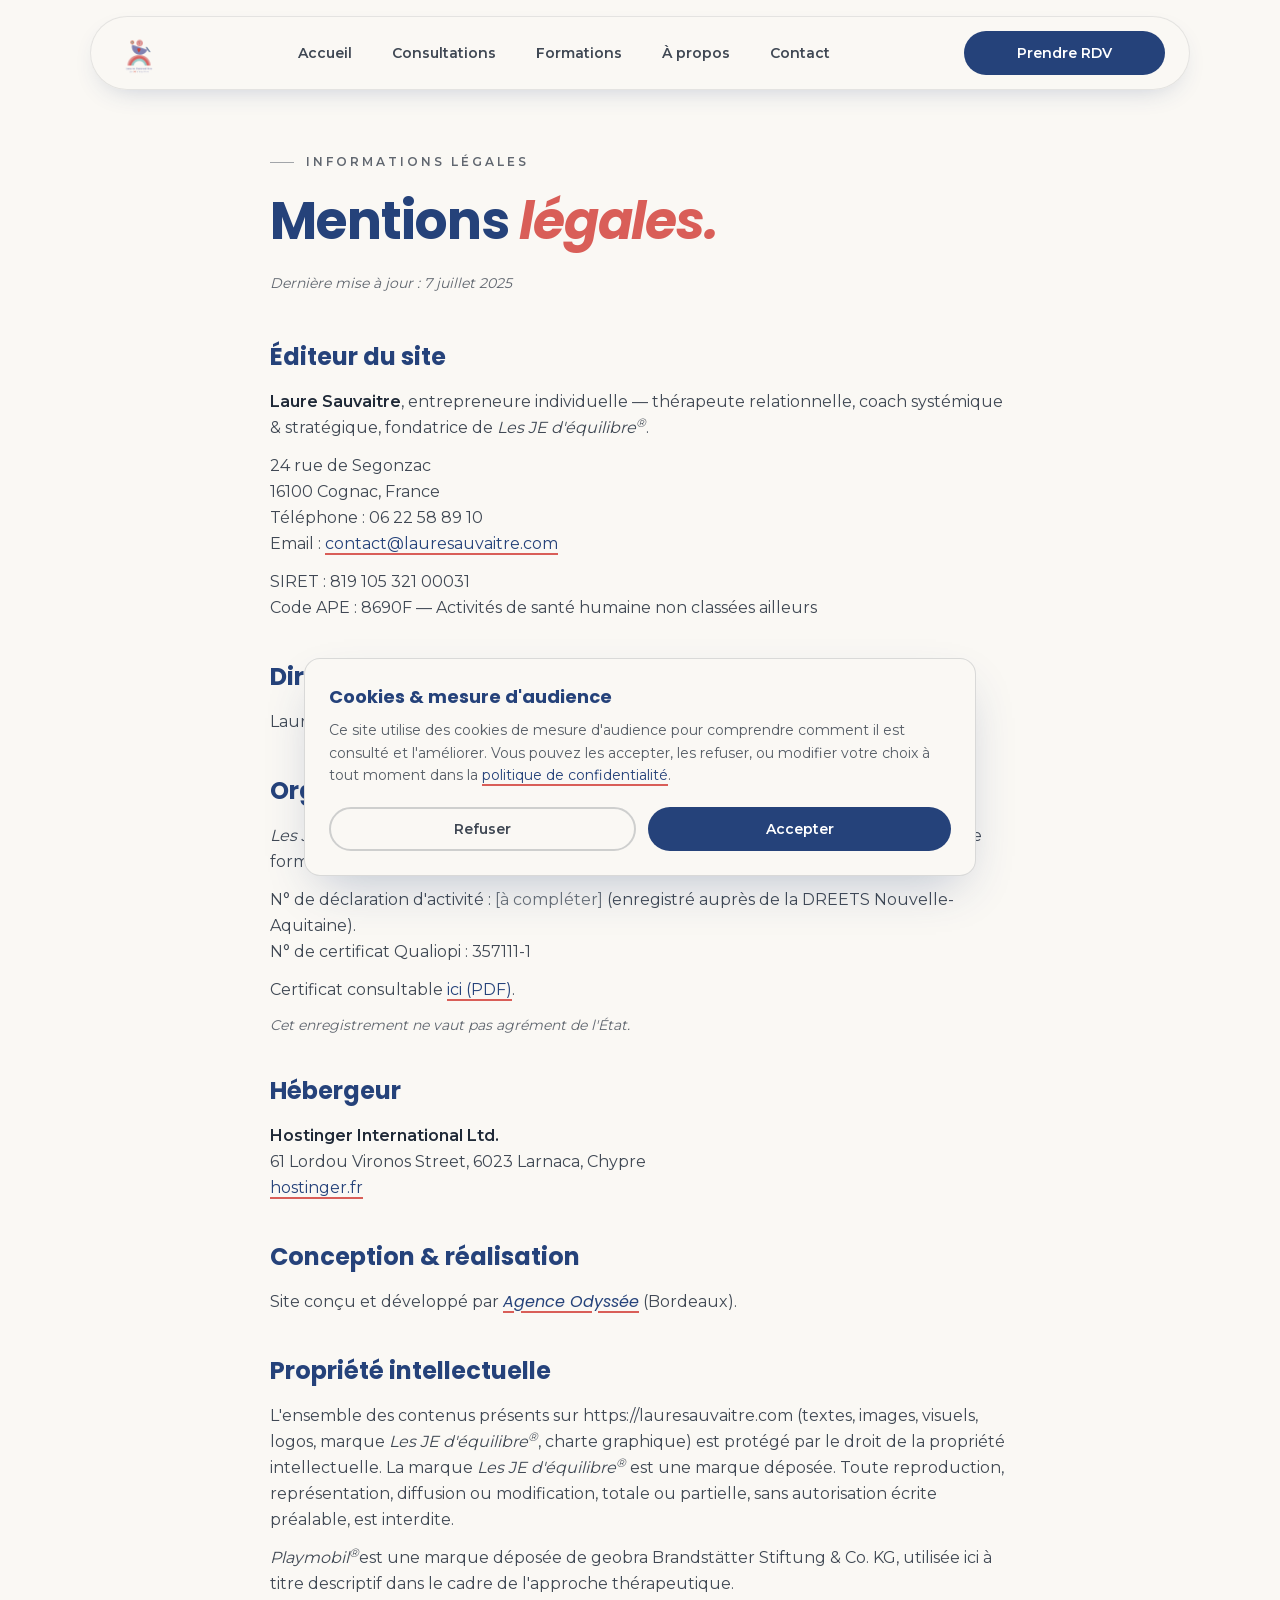
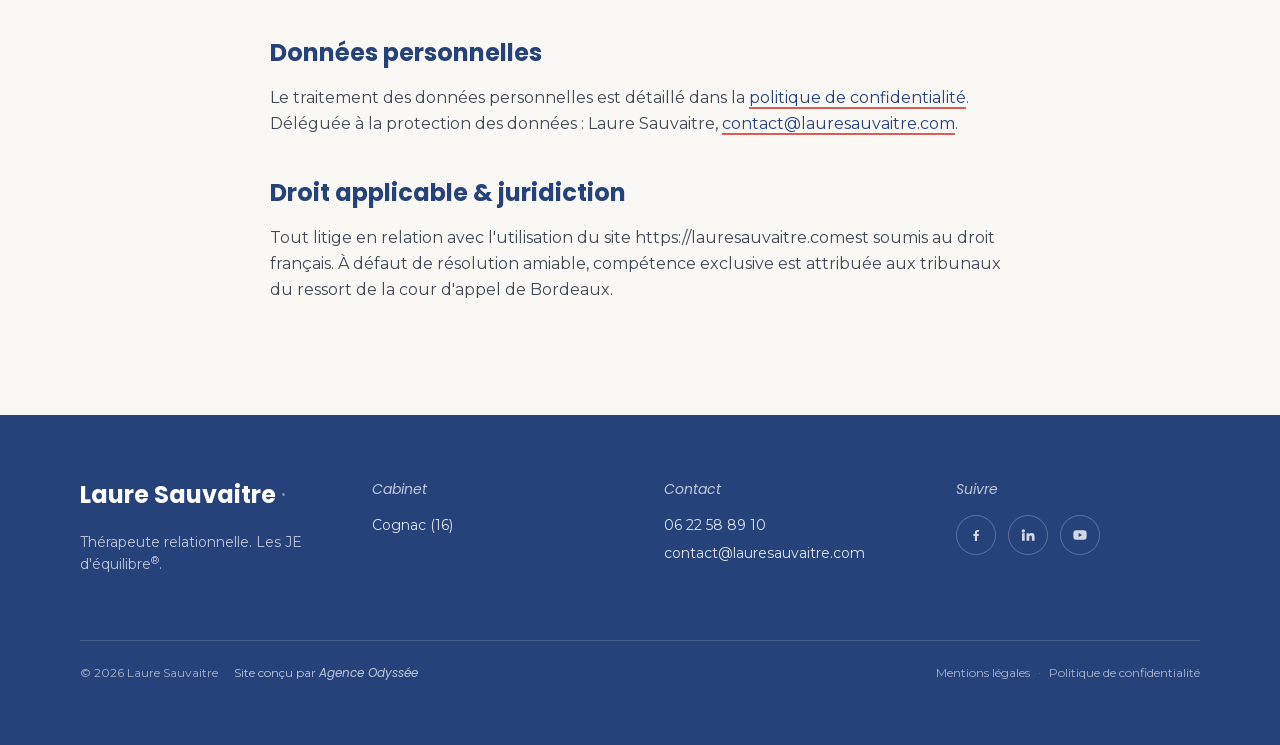
<file: mentions-legales.html>
<!DOCTYPE html><html lang="fr" class="poppins_9fc342ce-module__eHRihq__variable montserrat_749a012d-module__NJFDTW__variable h-full antialiased"><head><meta charSet="utf-8"/><meta name="viewport" content="width=device-width, initial-scale=1"/><link rel="preload" href="/_next/static/media/47fe1b7cd6e6ed85-s.p.0~mcdl10zdfb3.woff2" as="font" crossorigin="" type="font/woff2"/><link rel="preload" href="/_next/static/media/6aac95a85db691f1-s.p.0qkjcfd5a90c2.woff2" as="font" crossorigin="" type="font/woff2"/><link rel="preload" href="/_next/static/media/829ba4228c966254-s.p.0ub.k0om~_-xi.woff2" as="font" crossorigin="" type="font/woff2"/><link rel="preload" href="/_next/static/media/a218039a3287bcfd-s.p.17-1enzs_j91b.woff2" as="font" crossorigin="" type="font/woff2"/><link rel="preload" href="/_next/static/media/b06c83c7cc676c09-s.p.15p9cfi8srt_k.woff2" as="font" crossorigin="" type="font/woff2"/><link rel="preload" href="/_next/static/media/b6620be20ad708dd-s.p.15glw.3ya746x.woff2" as="font" crossorigin="" type="font/woff2"/><link rel="preload" href="/_next/static/media/e2334d715941921e-s.p.12skym0rqknxy.woff2" as="font" crossorigin="" type="font/woff2"/><link rel="preload" href="/_next/static/media/e8f2fbee2754df70-s.p.0fzkl03jw-sdz.woff2" as="font" crossorigin="" type="font/woff2"/><link rel="preload" href="/_next/static/media/edcf447d6990da7e-s.p.0rmnzjlzsvg7u.woff2" as="font" crossorigin="" type="font/woff2"/><link rel="preload" as="image" href="/brand/logo.webp"/><link rel="stylesheet" href="/_next/static/chunks/0twuv8_a4w9l..css" data-precedence="next"/><link rel="preload" as="script" fetchPriority="low" href="/_next/static/chunks/0ht900cau6_ur.js"/><script src="/_next/static/chunks/0dgq26a5_oy.a.js" async=""></script><script src="/_next/static/chunks/0n~dq4kpx9xxx.js" async=""></script><script src="/_next/static/chunks/0oui10gukf8nf.js" async=""></script><script src="/_next/static/chunks/turbopack-0kgh._d10w-q9.js" async=""></script><script src="/_next/static/chunks/0p1xu9k1ddqoz.js" async=""></script><script src="/_next/static/chunks/0d3shmwh5_nmn.js" async=""></script><meta name="next-size-adjust" content=""/><title>Mentions légales · Laure Sauvaitre · Laure Sauvaitre</title><meta name="description" content="Mentions légales du site lauresauvaitre.com. Éditeur, hébergeur, certification Qualiopi, propriété intellectuelle."/><meta name="robots" content="index, nofollow"/><link rel="canonical" href="https://lauresauvaitre.com/mentions-legales"/><meta property="og:title" content="Mentions légales · Laure Sauvaitre · Laure Sauvaitre"/><meta property="og:description" content="Mentions légales du site lauresauvaitre.com. Éditeur, hébergeur, certification Qualiopi, propriété intellectuelle."/><meta property="og:url" content="https://lauresauvaitre.com"/><meta property="og:site_name" content="Laure Sauvaitre"/><meta property="og:locale" content="fr_FR"/><meta property="og:image" content="https://lauresauvaitre.com/og-default.jpg"/><meta property="og:image:width" content="1200"/><meta property="og:image:height" content="630"/><meta property="og:image:alt" content="Laure Sauvaitre, thérapeute relationnelle et coach systémique en Charente"/><meta property="og:type" content="website"/><meta name="twitter:card" content="summary_large_image"/><meta name="twitter:title" content="Mentions légales · Laure Sauvaitre · Laure Sauvaitre"/><meta name="twitter:description" content="Mentions légales du site lauresauvaitre.com. Éditeur, hébergeur, certification Qualiopi, propriété intellectuelle."/><meta name="twitter:image" content="https://lauresauvaitre.com/og-default.jpg"/><meta name="twitter:image:alt" content="Laure Sauvaitre, thérapeute relationnelle et coach systémique en Charente"/><meta name="twitter:image:width" content="1200"/><meta name="twitter:image:height" content="630"/><link rel="icon" href="/icon.svg?icon.0c11ujt~tflyj.svg" sizes="any" type="image/svg+xml"/><script src="/_next/static/chunks/03~yq9q893hmn.js" noModule=""></script></head><body class="min-h-full flex flex-col font-body text-foreground bg-background"><div hidden=""><!--$--><!--/$--></div><script type="application/ld+json">{"@context":"https://schema.org","@type":"ProfessionalService","@id":"https://lauresauvaitre.com#organization","name":"Laure Sauvaitre","url":"https://lauresauvaitre.com","logo":"https://lauresauvaitre.com/brand/logo.webp","image":"https://lauresauvaitre.com/og-default.jpg","description":"Thérapeute relationnelle, coach systémique et stratégique à Cognac (Charente). Consultations individuelles, couple, famille, coaching et formations Qualiopi.","priceRange":"€€","telephone":"+33622588910","email":"mailto:contact@lauresauvaitre.com","address":{"@type":"PostalAddress","streetAddress":"24 rue de Segonzac","postalCode":"16100","addressLocality":"Cognac","addressRegion":"Charente","addressCountry":"FR"},"geo":{"@type":"GeoCoordinates","latitude":45.6898,"longitude":-0.3206},"areaServed":[{"@type":"Place","name":"Cognac"},{"@type":"Place","name":"Charente (16)"},{"@type":"Place","name":"Nouvelle-Aquitaine"},{"@type":"Place","name":"France (téléconsultation)"}],"sameAs":["https://www.linkedin.com/in/laure-sauvaitre-4713489b","https://www.facebook.com/lesjedequilibre","https://www.youtube.com/channel/UC7m3uyLe6G8E5Je1PD4fXtQ"],"founder":{"@type":"Person","name":"Laure Sauvaitre","jobTitle":"Thérapeute relationnelle · Coach systémique & stratégique","url":"https://lauresauvaitre.com","image":"https://lauresauvaitre.com/brand/portrait_laure.webp","knowsAbout":["Thérapie systémique et stratégique","Thérapie brève","Thérapie de couple","Thérapie familiale","Coaching d'équipe","Analyse de pratiques professionnelles","Photo-langage","Génogramme","Analyse transactionnelle","Sculptures systémiques","PNL"],"sameAs":["https://www.linkedin.com/in/laure-sauvaitre-4713489b","https://www.facebook.com/lesjedequilibre","https://www.youtube.com/channel/UC7m3uyLe6G8E5Je1PD4fXtQ"],"email":"mailto:contact@lauresauvaitre.com","telephone":"+33622588910","alumniOf":"15 ans professeur des écoles"},"employee":{"@type":"Person","name":"Laure Sauvaitre","jobTitle":"Thérapeute relationnelle · Coach systémique & stratégique","url":"https://lauresauvaitre.com","image":"https://lauresauvaitre.com/brand/portrait_laure.webp","knowsAbout":["Thérapie systémique et stratégique","Thérapie brève","Thérapie de couple","Thérapie familiale","Coaching d'équipe","Analyse de pratiques professionnelles","Photo-langage","Génogramme","Analyse transactionnelle","Sculptures systémiques","PNL"],"sameAs":["https://www.linkedin.com/in/laure-sauvaitre-4713489b","https://www.facebook.com/lesjedequilibre","https://www.youtube.com/channel/UC7m3uyLe6G8E5Je1PD4fXtQ"],"email":"mailto:contact@lauresauvaitre.com","telephone":"+33622588910","alumniOf":"15 ans professeur des écoles"}}</script><header class="sticky top-0 z-40 transition-all duration-300 bg-background/85 backdrop-blur-md"><nav class="mx-auto flex items-center justify-between transition-all duration-300 max-w-[1400px] px-6 md:px-12 py-3 md:py-6 border border-transparent"><a class="inline-flex items-center" aria-label="Accueil Laure Sauvaitre" href="/"><img src="/brand/logo.webp" alt="Laure Sauvaitre" class="w-auto transition-all duration-300 h-16 md:h-32"/></a><ul class="hidden lg:flex items-center gap-10 text-sm text-foreground/85"><li><a class="relative font-semibold hover:text-primary transition-colors after:absolute after:left-0 after:-bottom-1 after:h-[2px] after:w-0 after:bg-primary after:transition-all after:duration-300 hover:after:w-full" href="/">Accueil</a></li><li class="relative"><a class="relative font-semibold hover:text-primary transition-colors after:absolute after:left-0 after:-bottom-1 after:h-[2px] after:w-0 after:bg-primary after:transition-all after:duration-300 hover:after:w-full" aria-haspopup="true" aria-expanded="false" href="/consultations">Consultations</a><div class="absolute left-1/2 -translate-x-1/2 top-full pt-4 transition-all duration-200 opacity-0 -translate-y-1 pointer-events-none"><ul class="min-w-[280px] p-2 rounded-2xl bg-background border border-foreground/10 shadow-[0_12px_32px_-12px_rgba(37,66,122,0.25)]"><li><a class="block px-4 py-3 rounded-xl text-sm font-semibold text-foreground/85 hover:bg-chip/40 hover:text-primary transition-colors" href="/consultations/individuelle">Thérapie individuelle</a></li><li><a class="block px-4 py-3 rounded-xl text-sm font-semibold text-foreground/85 hover:bg-chip/40 hover:text-primary transition-colors" href="/consultations/familiale">Thérapie familiale</a></li><li><a class="block px-4 py-3 rounded-xl text-sm font-semibold text-foreground/85 hover:bg-chip/40 hover:text-primary transition-colors" href="/consultations/couple">Thérapie de couple</a></li><li><a class="block px-4 py-3 rounded-xl text-sm font-semibold text-foreground/85 hover:bg-chip/40 hover:text-primary transition-colors" href="/consultations/coaching">Coaching professionnel</a></li></ul></div></li><li><a class="relative font-semibold hover:text-primary transition-colors after:absolute after:left-0 after:-bottom-1 after:h-[2px] after:w-0 after:bg-primary after:transition-all after:duration-300 hover:after:w-full" href="/formations">Formations</a></li><li><a class="relative font-semibold hover:text-primary transition-colors after:absolute after:left-0 after:-bottom-1 after:h-[2px] after:w-0 after:bg-primary after:transition-all after:duration-300 hover:after:w-full" href="/a-propos">À propos</a></li><li><a class="relative font-semibold hover:text-primary transition-colors after:absolute after:left-0 after:-bottom-1 after:h-[2px] after:w-0 after:bg-primary after:transition-all after:duration-300 hover:after:w-full" href="/contact">Contact</a></li></ul><a href="https://www.ibookthedate.fr/therapeute/16100-cognac/laure-sauvaitre" target="_blank" rel="noopener noreferrer" class="group hidden lg:inline-flex items-center justify-center h-11 px-5 md:px-6 rounded-full bg-primary text-white text-sm font-semibold hover:bg-accent-subtle transition-colors"><span aria-hidden="true" class="inline-block w-[1.5em] mr-2 shrink-0"></span>Prendre RDV<span aria-hidden="true" class="inline-block w-[1.5em] ml-2 shrink-0 -translate-x-1 opacity-0 transition-all duration-200 group-hover:translate-x-0 group-hover:opacity-100">→</span></a><button type="button" class="lg:hidden inline-flex items-center justify-center size-11 rounded-full text-foreground hover:bg-foreground/5 transition-colors" aria-label="Ouvrir le menu" aria-expanded="false"><svg viewBox="0 0 24 24" fill="none" stroke="currentColor" stroke-width="2" stroke-linecap="round" class="size-6" aria-hidden="true"><line x1="4" y1="7" x2="20" y2="7"></line><line x1="4" y1="12" x2="20" y2="12"></line><line x1="4" y1="17" x2="20" y2="17"></line></svg></button></nav></header><div class="fixed inset-0 z-50 bg-background transition-opacity duration-300 lg:hidden opacity-0 pointer-events-none" aria-hidden="true"><div class="flex flex-col h-full px-6 pt-4 pb-10 overflow-y-auto"><div class="flex items-center justify-between"><a class="inline-flex items-center" aria-label="Accueil Laure Sauvaitre" href="/"><img src="/brand/logo.webp" alt="Laure Sauvaitre" class="h-16 w-auto"/></a><button type="button" class="inline-flex items-center justify-center size-11 rounded-full text-foreground hover:bg-foreground/5 transition-colors" aria-label="Fermer le menu"><svg viewBox="0 0 24 24" fill="none" stroke="currentColor" stroke-width="2" stroke-linecap="round" class="size-6" aria-hidden="true"><line x1="6" y1="6" x2="18" y2="18"></line><line x1="6" y1="18" x2="18" y2="6"></line></svg></button></div><ul class="mt-12 flex flex-col gap-5"><li><a class="font-heading text-3xl text-foreground hover:text-primary transition-colors" href="/">Accueil</a></li><li><button type="button" class="w-full flex items-center justify-between font-heading text-3xl text-foreground hover:text-primary transition-colors" aria-expanded="false">Consultations<span aria-hidden="true" class="text-2xl transition-transform duration-200 ">+</span></button><div class="overflow-hidden transition-all duration-300 max-h-0"><ul class="pl-3 flex flex-col gap-3 border-l-2 border-foreground/15"><li><a class="block pl-4 text-base italic text-foreground/70 hover:text-primary transition-colors" href="/consultations">Toutes les consultations</a></li><li><a class="block pl-4 text-lg text-foreground hover:text-primary transition-colors" href="/consultations/individuelle">Thérapie individuelle</a></li><li><a class="block pl-4 text-lg text-foreground hover:text-primary transition-colors" href="/consultations/familiale">Thérapie familiale</a></li><li><a class="block pl-4 text-lg text-foreground hover:text-primary transition-colors" href="/consultations/couple">Thérapie de couple</a></li><li><a class="block pl-4 text-lg text-foreground hover:text-primary transition-colors" href="/consultations/coaching">Coaching professionnel</a></li></ul></div></li><li><a class="font-heading text-3xl text-foreground hover:text-primary transition-colors" href="/formations">Formations</a></li><li><a class="font-heading text-3xl text-foreground hover:text-primary transition-colors" href="/a-propos">À propos</a></li><li><a class="font-heading text-3xl text-foreground hover:text-primary transition-colors" href="/contact">Contact</a></li></ul><a href="https://www.ibookthedate.fr/therapeute/16100-cognac/laure-sauvaitre" target="_blank" rel="noopener noreferrer" class="mt-auto inline-flex items-center justify-center h-14 px-7 rounded-full bg-primary text-white font-semibold hover:bg-accent-subtle transition-colors">Prendre RDV</a></div></div><main class="flex-1 flex flex-col"><section class="relative"><div class="mx-auto max-w-[900px] px-6 md:px-16 lg:px-20 pt-10 md:pt-16 pb-8 md:pb-12"><p class="flex items-center gap-3 text-xs tracking-[0.25em] uppercase text-foreground/70 font-semibold"><span aria-hidden="true" class="h-px w-6 bg-foreground/40"></span>Informations légales</p><h1 class="mt-6 font-heading font-bold text-primary text-[2.25rem] md:text-[2.75rem] lg:text-[3.25rem] leading-[1.05] tracking-[-0.02em]">Mentions <em class="italic text-accent-warm">légales.</em></h1><p class="mt-6 text-sm text-foreground/70 italic">Dernière mise à jour : <!-- -->7 juillet 2025</p></div></section><section class="pb-20 md:pb-28"><div class="mx-auto max-w-[900px] px-6 md:px-16 lg:px-20 space-y-10"><div><h2 class="font-heading font-bold text-primary text-xl md:text-2xl">Éditeur du site</h2><div class="mt-4 text-sm md:text-base text-foreground/85 leading-relaxed"><p><strong class="font-semibold text-foreground">Laure Sauvaitre</strong>, entrepreneure individuelle — thérapeute relationnelle, coach systémique &amp; stratégique, fondatrice de<!-- --> <em>Les JE d&#x27;équilibre<sup>®</sup></em>.</p><p class="mt-3">24 rue de Segonzac<br/>16100<!-- --> <!-- -->Cognac<!-- -->, France<br/>Téléphone : 06 22 58 89 10<br/>Email :<!-- --> <a href="mailto:contact@lauresauvaitre.com" class="text-primary underline decoration-accent-warm decoration-2 underline-offset-4 hover:text-accent-warm transition-colors">contact@lauresauvaitre.com</a></p><p class="mt-3">SIRET : 819 105 321 00031<br/>Code APE : 8690F — Activités de santé humaine non classées ailleurs</p></div></div><div><h2 class="font-heading font-bold text-primary text-xl md:text-2xl">Directrice de publication</h2><p class="mt-4 text-sm md:text-base text-foreground/85 leading-relaxed">Laure Sauvaitre</p></div><div><h2 class="font-heading font-bold text-primary text-xl md:text-2xl">Organisme de formation</h2><div class="mt-4 text-sm md:text-base text-foreground/85 leading-relaxed"><p><em>Les JE d&#x27;équilibre<sup>®</sup></em> <!-- -->est un organisme de formation certifié<!-- --> <strong class="font-semibold text-foreground">Qualiopi</strong> <!-- -->au titre des actions de formation (mise à jour le 7 juillet 2025).</p><p class="mt-3">N° de déclaration d&#x27;activité :<!-- --> <span class="text-foreground/65">[à compléter]</span> <!-- -->(enregistré auprès de la DREETS Nouvelle-Aquitaine).<br/>N° de certificat Qualiopi : 357111-1</p><p class="mt-3">Certificat consultable<!-- --> <a href="/documents/certificat-qualiopi.pdf" target="_blank" rel="noopener noreferrer" class="text-primary underline decoration-accent-warm decoration-2 underline-offset-4 hover:text-accent-warm transition-colors">ici (PDF)</a>.</p><p class="mt-3 text-sm text-foreground/70 italic">Cet enregistrement ne vaut pas agrément de l&#x27;État.</p></div></div><div><h2 class="font-heading font-bold text-primary text-xl md:text-2xl">Hébergeur</h2><p class="mt-4 text-sm md:text-base text-foreground/85 leading-relaxed"><strong class="font-semibold text-foreground">Hostinger International Ltd.</strong><br/>61 Lordou Vironos Street, 6023 Larnaca, Chypre<br/><a href="https://www.hostinger.fr" target="_blank" rel="noopener noreferrer" class="text-primary underline decoration-accent-warm decoration-2 underline-offset-4 hover:text-accent-warm transition-colors">hostinger.fr</a></p></div><div><h2 class="font-heading font-bold text-primary text-xl md:text-2xl">Conception &amp; réalisation</h2><p class="mt-4 text-sm md:text-base text-foreground/85 leading-relaxed">Site conçu et développé par<!-- --> <a href="https://odyssee-agency.com" target="_blank" rel="noopener noreferrer" class="italic font-heading text-primary underline decoration-accent-warm decoration-2 underline-offset-4 hover:text-accent-warm transition-colors">Agence Odyssée</a> <!-- -->(Bordeaux).</p></div><div><h2 class="font-heading font-bold text-primary text-xl md:text-2xl">Propriété intellectuelle</h2><p class="mt-4 text-sm md:text-base text-foreground/85 leading-relaxed">L&#x27;ensemble des contenus présents sur <!-- -->https://lauresauvaitre.com<!-- --> (textes, images, visuels, logos, marque<!-- --> <em>Les JE d&#x27;équilibre<sup>®</sup></em>, charte graphique) est protégé par le droit de la propriété intellectuelle. La marque<!-- --> <em>Les JE d&#x27;équilibre<sup>®</sup></em> <!-- -->est une marque déposée. Toute reproduction, représentation, diffusion ou modification, totale ou partielle, sans autorisation écrite préalable, est interdite.</p><p class="mt-3 text-sm md:text-base text-foreground/85 leading-relaxed"><em>Playmobil<sup>®</sup></em>est une marque déposée de geobra Brandstätter Stiftung &amp; Co. KG, utilisée ici à titre descriptif dans le cadre de l&#x27;approche thérapeutique.</p></div><div><h2 class="font-heading font-bold text-primary text-xl md:text-2xl">Données personnelles</h2><p class="mt-4 text-sm md:text-base text-foreground/85 leading-relaxed">Le traitement des données personnelles est détaillé dans la<!-- --> <a class="text-primary underline decoration-accent-warm decoration-2 underline-offset-4 hover:text-accent-warm transition-colors" href="/politique-confidentialite">politique de confidentialité</a>. Déléguée à la protection des données : <!-- -->Laure Sauvaitre<!-- -->,<!-- --> <a href="mailto:contact@lauresauvaitre.com" class="text-primary underline decoration-accent-warm decoration-2 underline-offset-4 hover:text-accent-warm transition-colors">contact@lauresauvaitre.com</a>.</p></div><div><h2 class="font-heading font-bold text-primary text-xl md:text-2xl">Droit applicable &amp; juridiction</h2><p class="mt-4 text-sm md:text-base text-foreground/85 leading-relaxed">Tout litige en relation avec l&#x27;utilisation du site<!-- --> <!-- -->https://lauresauvaitre.com<!-- -->est soumis au droit français. À défaut de résolution amiable, compétence exclusive est attribuée aux tribunaux du ressort de la cour d&#x27;appel de Bordeaux.</p></div></div></section><!--$--><!--/$--></main><footer class="bg-primary text-white"><div class="mx-auto max-w-[1400px] px-6 md:px-16 lg:px-20 py-14 md:py-16"><div class="grid gap-10 md:gap-12 md:grid-cols-4"><div><p class="font-heading font-bold text-2xl text-white">Laure Sauvaitre<!-- --> <span aria-hidden="true" class="text-white/40 font-normal">·</span></p><p class="mt-5 text-sm text-white/70 leading-relaxed">Thérapeute relationnelle. Les JE d&#x27;équilibre<sup>®</sup>.</p></div><div><p class="italic font-heading text-sm text-white/70">Cabinet</p><p class="mt-4 text-sm text-white/85">Cognac (16)</p></div><div><p class="italic font-heading text-sm text-white/70">Contact</p><p class="mt-4 text-sm"><a href="tel:+33622588910" class="text-white/85 hover:text-accent-soft transition-colors">06 22 58 89 10</a></p><p class="mt-2 text-sm"><a href="mailto:contact@lauresauvaitre.com" class="text-white/85 hover:text-accent-soft transition-colors">contact@lauresauvaitre.com</a></p></div><div><p class="italic font-heading text-sm text-white/70">Suivre</p><ul class="mt-4 flex items-center gap-3"><li><a href="https://www.facebook.com/lesjedequilibre" target="_blank" rel="noopener noreferrer" aria-label="Facebook" class="inline-flex items-center justify-center size-10 rounded-full border border-white/25 text-white/80 hover:border-accent-soft hover:text-accent-soft transition-colors"><svg viewBox="0 0 24 24" fill="currentColor" aria-hidden="true" class="size-4"><path d="M13.5 21v-7.5h2.5l.38-3H13.5V8.62c0-.87.24-1.46 1.49-1.46H16.5V4.47a20.66 20.66 0 0 0-2.31-.12c-2.29 0-3.86 1.4-3.86 3.96V10.5H8v3h2.33V21h3.17Z"></path></svg></a></li><li><a href="https://www.linkedin.com/in/laure-sauvaitre-4713489b" target="_blank" rel="noopener noreferrer" aria-label="LinkedIn" class="inline-flex items-center justify-center size-10 rounded-full border border-white/25 text-white/80 hover:border-accent-soft hover:text-accent-soft transition-colors"><svg viewBox="0 0 24 24" fill="currentColor" aria-hidden="true" class="size-4"><path d="M4.98 3.5a2.5 2.5 0 1 1 0 5 2.5 2.5 0 0 1 0-5ZM3 9.5h4v11H3v-11ZM9.5 9.5h3.83v1.5h.05c.53-.95 1.82-1.95 3.75-1.95 4 0 4.74 2.5 4.74 5.76V20.5h-4V15.5c0-1.25-.02-2.85-1.88-2.85-1.88 0-2.17 1.35-2.17 2.76V20.5h-4v-11Z"></path></svg></a></li><li><a href="https://www.youtube.com/channel/UC7m3uyLe6G8E5Je1PD4fXtQ" target="_blank" rel="noopener noreferrer" aria-label="YouTube" class="inline-flex items-center justify-center size-10 rounded-full border border-white/25 text-white/80 hover:border-accent-soft hover:text-accent-soft transition-colors"><svg viewBox="0 0 24 24" fill="currentColor" aria-hidden="true" class="size-4"><path d="M21.58 7.19a2.51 2.51 0 0 0-1.77-1.77C18.25 5 12 5 12 5s-6.25 0-7.81.42A2.51 2.51 0 0 0 2.42 7.19 26.2 26.2 0 0 0 2 12a26.2 26.2 0 0 0 .42 4.81 2.51 2.51 0 0 0 1.77 1.77C5.75 19 12 19 12 19s6.25 0 7.81-.42a2.51 2.51 0 0 0 1.77-1.77A26.2 26.2 0 0 0 22 12a26.2 26.2 0 0 0-.42-4.81ZM10 15V9l5.2 3-5.2 3Z"></path></svg></a></li></ul></div></div><div class="mt-14 md:mt-16 pt-6 border-t border-white/15 flex flex-col md:flex-row items-start md:items-center justify-between gap-3 text-xs text-white/60"><div class="flex flex-col md:flex-row md:items-center gap-x-4 gap-y-1"><p>© <!-- -->2026<!-- --> <!-- -->Laure Sauvaitre</p><p class="text-white/70">Site conçu par<!-- --> <a href="https://odyssee-agency.com" target="_blank" rel="noopener noreferrer" class="italic font-heading text-white/70 hover:text-accent-soft transition-colors">Agence Odyssée</a></p></div><ul class="flex flex-wrap items-center gap-x-2 gap-y-1"><li class="flex items-center gap-2"><a class="hover:text-accent-soft transition-colors" href="/mentions-legales">Mentions légales</a></li><li class="flex items-center gap-2"><span aria-hidden="true" class="text-white/30">·</span><a class="hover:text-accent-soft transition-colors" href="/politique-confidentialite">Politique de confidentialité</a></li></ul></div></div></footer><a href="https://www.ibookthedate.fr/therapeute/16100-cognac/laure-sauvaitre" target="_blank" rel="noopener noreferrer" aria-label="Prendre rendez-vous" class="group fixed bottom-5 right-5 md:bottom-8 md:right-8 z-30 lg:hidden inline-flex items-center gap-2 h-12 md:h-14 px-5 md:px-6 rounded-full bg-primary text-white text-sm md:text-base font-semibold md:shadow-[0_12px_32px_-8px_rgba(37,66,122,0.5)] hover:bg-accent-subtle md:hover:shadow-[0_16px_40px_-8px_rgba(37,66,122,0.6)] transition-all duration-200"><svg viewBox="0 0 24 24" fill="none" stroke="currentColor" stroke-width="2" stroke-linecap="round" stroke-linejoin="round" class="size-5 shrink-0" aria-hidden="true"><rect x="3" y="4" width="18" height="18" rx="2" ry="2"></rect><line x1="16" y1="2" x2="16" y2="6"></line><line x1="8" y1="2" x2="8" y2="6"></line><line x1="3" y1="10" x2="21" y2="10"></line></svg>Prendre RDV</a><script src="/_next/static/chunks/0ht900cau6_ur.js" id="_R_" async=""></script><script>(self.__next_f=self.__next_f||[]).push([0])</script><script>self.__next_f.push([1,"1:\"$Sreact.fragment\"\nd:I[68027,[\"/_next/static/chunks/0p1xu9k1ddqoz.js\",\"/_next/static/chunks/0d3shmwh5_nmn.js\"],\"default\",1]\n:HL[\"/_next/static/chunks/0twuv8_a4w9l..css\",\"style\"]\n:HL[\"/_next/static/media/47fe1b7cd6e6ed85-s.p.0~mcdl10zdfb3.woff2\",\"font\",{\"crossOrigin\":\"\",\"type\":\"font/woff2\"}]\n:HL[\"/_next/static/media/6aac95a85db691f1-s.p.0qkjcfd5a90c2.woff2\",\"font\",{\"crossOrigin\":\"\",\"type\":\"font/woff2\"}]\n:HL[\"/_next/static/media/829ba4228c966254-s.p.0ub.k0om~_-xi.woff2\",\"font\",{\"crossOrigin\":\"\",\"type\":\"font/woff2\"}]\n:HL[\"/_next/static/media/a218039a3287bcfd-s.p.17-1enzs_j91b.woff2\",\"font\",{\"crossOrigin\":\"\",\"type\":\"font/woff2\"}]\n:HL[\"/_next/static/media/b06c83c7cc676c09-s.p.15p9cfi8srt_k.woff2\",\"font\",{\"crossOrigin\":\"\",\"type\":\"font/woff2\"}]\n:HL[\"/_next/static/media/b6620be20ad708dd-s.p.15glw.3ya746x.woff2\",\"font\",{\"crossOrigin\":\"\",\"type\":\"font/woff2\"}]\n:HL[\"/_next/static/media/e2334d715941921e-s.p.12skym0rqknxy.woff2\",\"font\",{\"crossOrigin\":\"\",\"type\":\"font/woff2\"}]\n:HL[\"/_next/static/media/e8f2fbee2754df70-s.p.0fzkl03jw-sdz.woff2\",\"font\",{\"crossOrigin\":\"\",\"type\":\"font/woff2\"}]\n:HL[\"/_next/static/media/edcf447d6990da7e-s.p.0rmnzjlzsvg7u.woff2\",\"font\",{\"crossOrigin\":\"\",\"type\":\"font/woff2\"}]\n2:Ta8e,"])</script><script>self.__next_f.push([1,"{\"@context\":\"https://schema.org\",\"@type\":\"ProfessionalService\",\"@id\":\"https://lauresauvaitre.com#organization\",\"name\":\"Laure Sauvaitre\",\"url\":\"https://lauresauvaitre.com\",\"logo\":\"https://lauresauvaitre.com/brand/logo.webp\",\"image\":\"https://lauresauvaitre.com/og-default.jpg\",\"description\":\"Thérapeute relationnelle, coach systémique et stratégique à Cognac (Charente). Consultations individuelles, couple, famille, coaching et formations Qualiopi.\",\"priceRange\":\"€€\",\"telephone\":\"+33622588910\",\"email\":\"mailto:contact@lauresauvaitre.com\",\"address\":{\"@type\":\"PostalAddress\",\"streetAddress\":\"24 rue de Segonzac\",\"postalCode\":\"16100\",\"addressLocality\":\"Cognac\",\"addressRegion\":\"Charente\",\"addressCountry\":\"FR\"},\"geo\":{\"@type\":\"GeoCoordinates\",\"latitude\":45.6898,\"longitude\":-0.3206},\"areaServed\":[{\"@type\":\"Place\",\"name\":\"Cognac\"},{\"@type\":\"Place\",\"name\":\"Charente (16)\"},{\"@type\":\"Place\",\"name\":\"Nouvelle-Aquitaine\"},{\"@type\":\"Place\",\"name\":\"France (téléconsultation)\"}],\"sameAs\":[\"https://www.linkedin.com/in/laure-sauvaitre-4713489b\",\"https://www.facebook.com/lesjedequilibre\",\"https://www.youtube.com/channel/UC7m3uyLe6G8E5Je1PD4fXtQ\"],\"founder\":{\"@type\":\"Person\",\"name\":\"Laure Sauvaitre\",\"jobTitle\":\"Thérapeute relationnelle · Coach systémique \u0026 stratégique\",\"url\":\"https://lauresauvaitre.com\",\"image\":\"https://lauresauvaitre.com/brand/portrait_laure.webp\",\"knowsAbout\":[\"Thérapie systémique et stratégique\",\"Thérapie brève\",\"Thérapie de couple\",\"Thérapie familiale\",\"Coaching d'équipe\",\"Analyse de pratiques professionnelles\",\"Photo-langage\",\"Génogramme\",\"Analyse transactionnelle\",\"Sculptures systémiques\",\"PNL\"],\"sameAs\":[\"https://www.linkedin.com/in/laure-sauvaitre-4713489b\",\"https://www.facebook.com/lesjedequilibre\",\"https://www.youtube.com/channel/UC7m3uyLe6G8E5Je1PD4fXtQ\"],\"email\":\"mailto:contact@lauresauvaitre.com\",\"telephone\":\"+33622588910\",\"alumniOf\":\"15 ans professeur des écoles\"},\"employee\":{\"@type\":\"Person\",\"name\":\"Laure Sauvaitre\",\"jobTitle\":\"Thérapeute relationnelle · Coach systémique \u0026 stratégique\",\"url\":\"https://lauresauvaitre.com\",\"image\":\"https://lauresauvaitre.com/brand/portrait_laure.webp\",\"knowsAbout\":[\"Thérapie systémique et stratégique\",\"Thérapie brève\",\"Thérapie de couple\",\"Thérapie familiale\",\"Coaching d'équipe\",\"Analyse de pratiques professionnelles\",\"Photo-langage\",\"Génogramme\",\"Analyse transactionnelle\",\"Sculptures systémiques\",\"PNL\"],\"sameAs\":[\"https://www.linkedin.com/in/laure-sauvaitre-4713489b\",\"https://www.facebook.com/lesjedequilibre\",\"https://www.youtube.com/channel/UC7m3uyLe6G8E5Je1PD4fXtQ\"],\"email\":\"mailto:contact@lauresauvaitre.com\",\"telephone\":\"+33622588910\",\"alumniOf\":\"15 ans professeur des écoles\"}}"])</script><script>self.__next_f.push([1,"0:{\"P\":null,\"c\":[\"\",\"mentions-legales\"],\"q\":\"\",\"i\":false,\"f\":[[[\"\",{\"children\":[\"mentions-legales\",{\"children\":[\"__PAGE__\",{}]}]},\"$undefined\",\"$undefined\",16],[[\"$\",\"$1\",\"c\",{\"children\":[[[\"$\",\"link\",\"0\",{\"rel\":\"stylesheet\",\"href\":\"/_next/static/chunks/0twuv8_a4w9l..css\",\"precedence\":\"next\",\"crossOrigin\":\"$undefined\",\"nonce\":\"$undefined\"}],[\"$\",\"script\",\"script-0\",{\"src\":\"/_next/static/chunks/0p1xu9k1ddqoz.js\",\"async\":true,\"nonce\":\"$undefined\"}],[\"$\",\"script\",\"script-1\",{\"src\":\"/_next/static/chunks/0d3shmwh5_nmn.js\",\"async\":true,\"nonce\":\"$undefined\"}]],[\"$\",\"html\",null,{\"lang\":\"fr\",\"className\":\"poppins_9fc342ce-module__eHRihq__variable montserrat_749a012d-module__NJFDTW__variable h-full antialiased\",\"children\":[\"$\",\"body\",null,{\"className\":\"min-h-full flex flex-col font-body text-foreground bg-background\",\"children\":[[\"$\",\"script\",null,{\"type\":\"application/ld+json\",\"dangerouslySetInnerHTML\":{\"__html\":\"$2\"}}],\"$L3\",\"$L4\",\"$L5\",\"$L6\",\"$L7\",\"$L8\"]}]}]]}],{\"children\":[\"$L9\",{\"children\":[\"$La\",{},null,false,null]},null,false,\"$@b\"]},null,false,null],\"$Lc\",false]],\"m\":\"$undefined\",\"G\":[\"$d\",[\"$Le\"]],\"S\":true,\"h\":null,\"s\":\"$undefined\",\"l\":\"$undefined\",\"p\":\"$undefined\",\"d\":\"$undefined\",\"b\":\"jUKoDAPg75vyWH31-Dcgi\"}\n"])</script><script>self.__next_f.push([1,"f:I[2482,[\"/_next/static/chunks/0p1xu9k1ddqoz.js\",\"/_next/static/chunks/0d3shmwh5_nmn.js\"],\"GoogleAnalytics\"]\n10:I[45872,[\"/_next/static/chunks/0p1xu9k1ddqoz.js\",\"/_next/static/chunks/0d3shmwh5_nmn.js\"],\"Header\"]\n11:I[39756,[\"/_next/static/chunks/0p1xu9k1ddqoz.js\",\"/_next/static/chunks/0d3shmwh5_nmn.js\"],\"default\"]\n12:I[37457,[\"/_next/static/chunks/0p1xu9k1ddqoz.js\",\"/_next/static/chunks/0d3shmwh5_nmn.js\"],\"default\"]\n16:I[75941,[\"/_next/static/chunks/0p1xu9k1ddqoz.js\",\"/_next/static/chunks/0d3shmwh5_nmn.js\"],\"ConsentBanner\"]\n20:I[97367,[\"/_next/static/chunks/0p1xu9k1ddqoz.js\",\"/_next/static/chunks/0d3shmwh5_nmn.js\"],\"ViewportBoundary\"]\n22:I[97367,[\"/_next/static/chunks/0p1xu9k1ddqoz.js\",\"/_next/static/chunks/0d3shmwh5_nmn.js\"],\"MetadataBoundary\"]\n23:\"$Sreact.suspense\"\n3:[\"$\",\"$Lf\",null,{}]\n4:[\"$\",\"$L10\",null,{}]\n"])</script><script>self.__next_f.push([1,"5:[\"$\",\"main\",null,{\"className\":\"flex-1 flex flex-col\",\"children\":[\"$\",\"$L11\",null,{\"parallelRouterKey\":\"children\",\"error\":\"$undefined\",\"errorStyles\":\"$undefined\",\"errorScripts\":\"$undefined\",\"template\":[\"$\",\"$L12\",null,{}],\"templateStyles\":\"$undefined\",\"templateScripts\":\"$undefined\",\"notFound\":[[[\"$\",\"title\",null,{\"children\":\"404: This page could not be found.\"}],[\"$\",\"div\",null,{\"style\":{\"fontFamily\":\"system-ui,\\\"Segoe UI\\\",Roboto,Helvetica,Arial,sans-serif,\\\"Apple Color Emoji\\\",\\\"Segoe UI Emoji\\\"\",\"height\":\"100vh\",\"textAlign\":\"center\",\"display\":\"flex\",\"flexDirection\":\"column\",\"alignItems\":\"center\",\"justifyContent\":\"center\"},\"children\":[\"$\",\"div\",null,{\"children\":[[\"$\",\"style\",null,{\"dangerouslySetInnerHTML\":{\"__html\":\"body{color:#000;background:#fff;margin:0}.next-error-h1{border-right:1px solid rgba(0,0,0,.3)}@media (prefers-color-scheme:dark){body{color:#fff;background:#000}.next-error-h1{border-right:1px solid rgba(255,255,255,.3)}}\"}}],[\"$\",\"h1\",null,{\"className\":\"next-error-h1\",\"style\":{\"display\":\"inline-block\",\"margin\":\"0 20px 0 0\",\"padding\":\"0 23px 0 0\",\"fontSize\":24,\"fontWeight\":500,\"verticalAlign\":\"top\",\"lineHeight\":\"49px\"},\"children\":404}],[\"$\",\"div\",null,{\"style\":{\"display\":\"inline-block\"},\"children\":[\"$\",\"h2\",null,{\"style\":{\"fontSize\":14,\"fontWeight\":400,\"lineHeight\":\"49px\",\"margin\":0},\"children\":\"This page could not be found.\"}]}]]}]}]],[]],\"forbidden\":\"$undefined\",\"unauthorized\":\"$undefined\"}]}]\n"])</script><script>self.__next_f.push([1,"6:[\"$\",\"footer\",null,{\"className\":\"bg-primary text-white\",\"children\":[\"$\",\"div\",null,{\"className\":\"mx-auto max-w-[1400px] px-6 md:px-16 lg:px-20 py-14 md:py-16\",\"children\":[[\"$\",\"div\",null,{\"className\":\"grid gap-10 md:gap-12 md:grid-cols-4\",\"children\":[[\"$\",\"div\",null,{\"children\":[[\"$\",\"p\",null,{\"className\":\"font-heading font-bold text-2xl text-white\",\"children\":[\"Laure Sauvaitre\",\" \",[\"$\",\"span\",null,{\"aria-hidden\":true,\"className\":\"text-white/40 font-normal\",\"children\":\"·\"}]]}],[\"$\",\"p\",null,{\"className\":\"mt-5 text-sm text-white/70 leading-relaxed\",\"children\":[\"Thérapeute relationnelle. Les JE d'équilibre\",[\"$\",\"sup\",null,{\"children\":\"®\"}],\".\"]}]]}],[\"$\",\"div\",null,{\"children\":[[\"$\",\"p\",null,{\"className\":\"italic font-heading text-sm text-white/70\",\"children\":\"Cabinet\"}],[\"$\",\"p\",null,{\"className\":\"mt-4 text-sm text-white/85\",\"children\":\"Cognac (16)\"}]]}],[\"$\",\"div\",null,{\"children\":[[\"$\",\"p\",null,{\"className\":\"italic font-heading text-sm text-white/70\",\"children\":\"Contact\"}],[\"$\",\"p\",null,{\"className\":\"mt-4 text-sm\",\"children\":[\"$\",\"a\",null,{\"href\":\"tel:+33622588910\",\"className\":\"text-white/85 hover:text-accent-soft transition-colors\",\"children\":\"06 22 58 89 10\"}]}],[\"$\",\"p\",null,{\"className\":\"mt-2 text-sm\",\"children\":[\"$\",\"a\",null,{\"href\":\"mailto:contact@lauresauvaitre.com\",\"className\":\"text-white/85 hover:text-accent-soft transition-colors\",\"children\":\"contact@lauresauvaitre.com\"}]}]]}],[\"$\",\"div\",null,{\"children\":[[\"$\",\"p\",null,{\"className\":\"italic font-heading text-sm text-white/70\",\"children\":\"Suivre\"}],[\"$\",\"ul\",null,{\"className\":\"mt-4 flex items-center gap-3\",\"children\":[[\"$\",\"li\",\"Facebook\",{\"children\":[\"$\",\"a\",null,{\"href\":\"https://www.facebook.com/lesjedequilibre\",\"target\":\"_blank\",\"rel\":\"noopener noreferrer\",\"aria-label\":\"Facebook\",\"className\":\"inline-flex items-center justify-center size-10 rounded-full border border-white/25 text-white/80 hover:border-accent-soft hover:text-accent-soft transition-colors\",\"children\":[\"$\",\"svg\",null,{\"viewBox\":\"0 0 24 24\",\"fill\":\"currentColor\",\"aria-hidden\":true,\"className\":\"size-4\",\"children\":[\"$\",\"path\",null,{\"d\":\"M13.5 21v-7.5h2.5l.38-3H13.5V8.62c0-.87.24-1.46 1.49-1.46H16.5V4.47a20.66 20.66 0 0 0-2.31-.12c-2.29 0-3.86 1.4-3.86 3.96V10.5H8v3h2.33V21h3.17Z\"}]}]}]}],[\"$\",\"li\",\"LinkedIn\",{\"children\":[\"$\",\"a\",null,{\"href\":\"https://www.linkedin.com/in/laure-sauvaitre-4713489b\",\"target\":\"_blank\",\"rel\":\"noopener noreferrer\",\"aria-label\":\"LinkedIn\",\"className\":\"inline-flex items-center justify-center size-10 rounded-full border border-white/25 text-white/80 hover:border-accent-soft hover:text-accent-soft transition-colors\",\"children\":[\"$\",\"svg\",null,{\"viewBox\":\"0 0 24 24\",\"fill\":\"currentColor\",\"aria-hidden\":true,\"className\":\"size-4\",\"children\":[\"$\",\"path\",null,{\"d\":\"M4.98 3.5a2.5 2.5 0 1 1 0 5 2.5 2.5 0 0 1 0-5ZM3 9.5h4v11H3v-11ZM9.5 9.5h3.83v1.5h.05c.53-.95 1.82-1.95 3.75-1.95 4 0 4.74 2.5 4.74 5.76V20.5h-4V15.5c0-1.25-.02-2.85-1.88-2.85-1.88 0-2.17 1.35-2.17 2.76V20.5h-4v-11Z\"}]}]}]}],[\"$\",\"li\",\"YouTube\",{\"children\":[\"$\",\"a\",null,{\"href\":\"https://www.youtube.com/channel/UC7m3uyLe6G8E5Je1PD4fXtQ\",\"target\":\"_blank\",\"rel\":\"noopener noreferrer\",\"aria-label\":\"YouTube\",\"className\":\"inline-flex items-center justify-center size-10 rounded-full border border-white/25 text-white/80 hover:border-accent-soft hover:text-accent-soft transition-colors\",\"children\":[\"$\",\"svg\",null,{\"viewBox\":\"0 0 24 24\",\"fill\":\"currentColor\",\"aria-hidden\":true,\"className\":\"size-4\",\"children\":[\"$\",\"path\",null,{\"d\":\"M21.58 7.19a2.51 2.51 0 0 0-1.77-1.77C18.25 5 12 5 12 5s-6.25 0-7.81.42A2.51 2.51 0 0 0 2.42 7.19 26.2 26.2 0 0 0 2 12a26.2 26.2 0 0 0 .42 4.81 2.51 2.51 0 0 0 1.77 1.77C5.75 19 12 19 12 19s6.25 0 7.81-.42a2.51 2.51 0 0 0 1.77-1.77A26.2 26.2 0 0 0 22 12a26.2 26.2 0 0 0-.42-4.81ZM10 15V9l5.2 3-5.2 3Z\"}]}]}]}]]}]]}]]}],[\"$\",\"div\",null,{\"className\":\"mt-14 md:mt-16 pt-6 border-t border-white/15 flex flex-col md:flex-row items-start md:items-center justify-between gap-3 text-xs text-white/60\",\"children\":[[\"$\",\"div\",null,{\"className\":\"flex flex-col md:flex-row md:items-center gap-x-4 gap-y-1\",\"children\":[\"$L13\",\"$L14\"]}],\"$L15\"]}]]}]}]\n"])</script><script>self.__next_f.push([1,"7:[\"$\",\"a\",null,{\"href\":\"https://www.ibookthedate.fr/therapeute/16100-cognac/laure-sauvaitre\",\"target\":\"_blank\",\"rel\":\"noopener noreferrer\",\"aria-label\":\"Prendre rendez-vous\",\"className\":\"group fixed bottom-5 right-5 md:bottom-8 md:right-8 z-30 lg:hidden inline-flex items-center gap-2 h-12 md:h-14 px-5 md:px-6 rounded-full bg-primary text-white text-sm md:text-base font-semibold md:shadow-[0_12px_32px_-8px_rgba(37,66,122,0.5)] hover:bg-accent-subtle md:hover:shadow-[0_16px_40px_-8px_rgba(37,66,122,0.6)] transition-all duration-200\",\"children\":[[\"$\",\"svg\",null,{\"viewBox\":\"0 0 24 24\",\"fill\":\"none\",\"stroke\":\"currentColor\",\"strokeWidth\":\"2\",\"strokeLinecap\":\"round\",\"strokeLinejoin\":\"round\",\"className\":\"size-5 shrink-0\",\"aria-hidden\":true,\"children\":[[\"$\",\"rect\",null,{\"x\":\"3\",\"y\":\"4\",\"width\":\"18\",\"height\":\"18\",\"rx\":\"2\",\"ry\":\"2\"}],[\"$\",\"line\",null,{\"x1\":\"16\",\"y1\":\"2\",\"x2\":\"16\",\"y2\":\"6\"}],[\"$\",\"line\",null,{\"x1\":\"8\",\"y1\":\"2\",\"x2\":\"8\",\"y2\":\"6\"}],[\"$\",\"line\",null,{\"x1\":\"3\",\"y1\":\"10\",\"x2\":\"21\",\"y2\":\"10\"}]]}],\"Prendre RDV\"]}]\n8:[\"$\",\"$L16\",null,{}]\n9:[\"$\",\"$1\",\"c\",{\"children\":[null,[\"$\",\"$L11\",null,{\"parallelRouterKey\":\"children\",\"error\":\"$undefined\",\"errorStyles\":\"$undefined\",\"errorScripts\":\"$undefined\",\"template\":[\"$\",\"$L12\",null,{}],\"templateStyles\":\"$undefined\",\"templateScripts\":\"$undefined\",\"notFound\":\"$undefined\",\"forbidden\":\"$undefined\",\"unauthorized\":\"$undefined\"}]]}]\n"])</script><script>self.__next_f.push([1,"a:[\"$\",\"$1\",\"c\",{\"children\":[[[\"$\",\"section\",null,{\"className\":\"relative\",\"children\":[\"$\",\"div\",null,{\"className\":\"mx-auto max-w-[900px] px-6 md:px-16 lg:px-20 pt-10 md:pt-16 pb-8 md:pb-12\",\"children\":[[\"$\",\"p\",null,{\"className\":\"flex items-center gap-3 text-xs tracking-[0.25em] uppercase text-foreground/70 font-semibold\",\"children\":[[\"$\",\"span\",null,{\"aria-hidden\":true,\"className\":\"h-px w-6 bg-foreground/40\"}],\"Informations légales\"]}],[\"$\",\"h1\",null,{\"className\":\"mt-6 font-heading font-bold text-primary text-[2.25rem] md:text-[2.75rem] lg:text-[3.25rem] leading-[1.05] tracking-[-0.02em]\",\"children\":[\"Mentions \",[\"$\",\"em\",null,{\"className\":\"italic text-accent-warm\",\"children\":\"légales.\"}]]}],[\"$\",\"p\",null,{\"className\":\"mt-6 text-sm text-foreground/70 italic\",\"children\":[\"Dernière mise à jour : \",\"7 juillet 2025\"]}]]}]}],[\"$\",\"section\",null,{\"className\":\"pb-20 md:pb-28\",\"children\":[\"$\",\"div\",null,{\"className\":\"mx-auto max-w-[900px] px-6 md:px-16 lg:px-20 space-y-10\",\"children\":[[\"$\",\"div\",null,{\"children\":[[\"$\",\"h2\",null,{\"className\":\"font-heading font-bold text-primary text-xl md:text-2xl\",\"children\":\"Éditeur du site\"}],[\"$\",\"div\",null,{\"className\":\"mt-4 text-sm md:text-base text-foreground/85 leading-relaxed\",\"children\":[[\"$\",\"p\",null,{\"children\":[[\"$\",\"strong\",null,{\"className\":\"font-semibold text-foreground\",\"children\":\"Laure Sauvaitre\"}],\", entrepreneure individuelle — thérapeute relationnelle, coach systémique \u0026 stratégique, fondatrice de\",\" \",[\"$\",\"em\",null,{\"children\":[\"Les JE d'équilibre\",[\"$\",\"sup\",null,{\"children\":\"®\"}]]}],\".\"]}],[\"$\",\"p\",null,{\"className\":\"mt-3\",\"children\":[\"24 rue de Segonzac\",[\"$\",\"br\",null,{}],\"16100\",\" \",\"Cognac\",\", France\",[\"$\",\"br\",null,{}],\"Téléphone : 06 22 58 89 10\",[\"$\",\"br\",null,{}],\"Email :\",\" \",[\"$\",\"a\",null,{\"href\":\"mailto:contact@lauresauvaitre.com\",\"className\":\"text-primary underline decoration-accent-warm decoration-2 underline-offset-4 hover:text-accent-warm transition-colors\",\"children\":\"contact@lauresauvaitre.com\"}]]}],[\"$\",\"p\",null,{\"className\":\"mt-3\",\"children\":[\"SIRET : 819 105 321 00031\",[\"$\",\"br\",null,{}],\"Code APE : 8690F — Activités de santé humaine non classées ailleurs\"]}]]}]]}],[\"$\",\"div\",null,{\"children\":[[\"$\",\"h2\",null,{\"className\":\"font-heading font-bold text-primary text-xl md:text-2xl\",\"children\":\"Directrice de publication\"}],[\"$\",\"p\",null,{\"className\":\"mt-4 text-sm md:text-base text-foreground/85 leading-relaxed\",\"children\":\"Laure Sauvaitre\"}]]}],[\"$\",\"div\",null,{\"children\":[[\"$\",\"h2\",null,{\"className\":\"font-heading font-bold text-primary text-xl md:text-2xl\",\"children\":\"Organisme de formation\"}],[\"$\",\"div\",null,{\"className\":\"mt-4 text-sm md:text-base text-foreground/85 leading-relaxed\",\"children\":[[\"$\",\"p\",null,{\"children\":[[\"$\",\"em\",null,{\"children\":[\"Les JE d'équilibre\",[\"$\",\"sup\",null,{\"children\":\"®\"}]]}],\" \",\"est un organisme de formation certifié\",\" \",[\"$\",\"strong\",null,{\"className\":\"font-semibold text-foreground\",\"children\":\"Qualiopi\"}],\" \",\"au titre des actions de formation (mise à jour le 7 juillet 2025).\"]}],[\"$\",\"p\",null,{\"className\":\"mt-3\",\"children\":[\"N° de déclaration d'activité :\",\" \",[\"$\",\"span\",null,{\"className\":\"text-foreground/65\",\"children\":\"[à compléter]\"}],\" \",\"(enregistré auprès de la DREETS Nouvelle-Aquitaine).\",[\"$\",\"br\",null,{}],\"N° de certificat Qualiopi : 357111-1\"]}],[\"$\",\"p\",null,{\"className\":\"mt-3\",\"children\":[\"Certificat consultable\",\" \",[\"$\",\"a\",null,{\"href\":\"/documents/certificat-qualiopi.pdf\",\"target\":\"_blank\",\"rel\":\"noopener noreferrer\",\"className\":\"text-primary underline decoration-accent-warm decoration-2 underline-offset-4 hover:text-accent-warm transition-colors\",\"children\":\"ici (PDF)\"}],\".\"]}],[\"$\",\"p\",null,{\"className\":\"mt-3 text-sm text-foreground/70 italic\",\"children\":\"Cet enregistrement ne vaut pas agrément de l'État.\"}]]}]]}],[\"$\",\"div\",null,{\"children\":[[\"$\",\"h2\",null,{\"className\":\"font-heading font-bold text-primary text-xl md:text-2xl\",\"children\":\"Hébergeur\"}],[\"$\",\"p\",null,{\"className\":\"mt-4 text-sm md:text-base text-foreground/85 leading-relaxed\",\"children\":[[\"$\",\"strong\",null,{\"className\":\"font-semibold text-foreground\",\"children\":\"Hostinger International Ltd.\"}],\"$L17\",\"61 Lordou Vironos Street, 6023 Larnaca, Chypre\",\"$L18\",\"$L19\"]}]]}],\"$L1a\",\"$L1b\",\"$L1c\",\"$L1d\"]}]}]],null,\"$L1e\"]}]\n"])</script><script>self.__next_f.push([1,"1f:[]\nb:\"$W1f\"\nc:[\"$\",\"$1\",\"h\",{\"children\":[null,[\"$\",\"$L20\",null,{\"children\":\"$L21\"}],[\"$\",\"div\",null,{\"hidden\":true,\"children\":[\"$\",\"$L22\",null,{\"children\":[\"$\",\"$23\",null,{\"name\":\"Next.Metadata\",\"children\":\"$L24\"}]}]}],[\"$\",\"meta\",null,{\"name\":\"next-size-adjust\",\"content\":\"\"}]]}]\ne:[\"$\",\"link\",\"0\",{\"rel\":\"stylesheet\",\"href\":\"/_next/static/chunks/0twuv8_a4w9l..css\",\"precedence\":\"next\",\"crossOrigin\":\"$undefined\",\"nonce\":\"$undefined\"}]\n"])</script><script>self.__next_f.push([1,"25:I[22016,[\"/_next/static/chunks/0p1xu9k1ddqoz.js\",\"/_next/static/chunks/0d3shmwh5_nmn.js\"],\"\"]\n26:I[97367,[\"/_next/static/chunks/0p1xu9k1ddqoz.js\",\"/_next/static/chunks/0d3shmwh5_nmn.js\"],\"OutletBoundary\"]\n13:[\"$\",\"p\",null,{\"children\":[\"© \",2026,\" \",\"Laure Sauvaitre\"]}]\n14:[\"$\",\"p\",null,{\"className\":\"text-white/70\",\"children\":[\"Site conçu par\",\" \",[\"$\",\"a\",null,{\"href\":\"https://odyssee-agency.com\",\"target\":\"_blank\",\"rel\":\"noopener noreferrer\",\"className\":\"italic font-heading text-white/70 hover:text-accent-soft transition-colors\",\"children\":\"Agence Odyssée\"}]]}]\n15:[\"$\",\"ul\",null,{\"className\":\"flex flex-wrap items-center gap-x-2 gap-y-1\",\"children\":[[\"$\",\"li\",\"/mentions-legales\",{\"className\":\"flex items-center gap-2\",\"children\":[false,[\"$\",\"$L25\",null,{\"href\":\"/mentions-legales\",\"className\":\"hover:text-accent-soft transition-colors\",\"children\":\"Mentions légales\"}]]}],[\"$\",\"li\",\"/politique-confidentialite\",{\"className\":\"flex items-center gap-2\",\"children\":[[\"$\",\"span\",null,{\"aria-hidden\":true,\"className\":\"text-white/30\",\"children\":\"·\"}],[\"$\",\"$L25\",null,{\"href\":\"/politique-confidentialite\",\"className\":\"hover:text-accent-soft transition-colors\",\"children\":\"Politique de confidentialité\"}]]}]]}]\n17:[\"$\",\"br\",null,{}]\n18:[\"$\",\"br\",null,{}]\n19:[\"$\",\"a\",null,{\"href\":\"https://www.hostinger.fr\",\"target\":\"_blank\",\"rel\":\"noopener noreferrer\",\"className\":\"text-primary underline decoration-accent-warm decoration-2 underline-offset-4 hover:text-accent-warm transition-colors\",\"children\":\"hostinger.fr\"}]\n1a:[\"$\",\"div\",null,{\"children\":[[\"$\",\"h2\",null,{\"className\":\"font-heading font-bold text-primary text-xl md:text-2xl\",\"children\":\"Conception \u0026 réalisation\"}],[\"$\",\"p\",null,{\"className\":\"mt-4 text-sm md:text-base text-foreground/85 leading-relaxed\",\"children\":[\"Site conçu et développé par\",\" \",[\"$\",\"a\",null,{\"href\":\"https://odyssee-agency.com\",\"target\":\"_blank\",\"rel\":\"noopener noreferrer\",\"className\":\"italic font-heading text-primary underline decoration-accent-warm decoration-2 underline-offset-4 hover:text-accent-warm transition-colors\",\"children\":\"Agence Odyssée\"}],\" \",\"(Bordeaux).\"]}]]}]\n1b:[\"$\",\"div\",null,{\"children\":[[\"$\",\"h2\",null,{\"className\":\"font-heading font-bold text-primary text-xl md:text-2xl\",\"children\":\"Propriété intellectuelle\"}],[\"$\",\"p\",null,{\"className\":\"mt-4 text-sm md:text-base text-foreground/85 leading-relaxed\",\"children\":[\"L'ensemble des contenus présents sur \",\"https://lauresauvaitre.com\",\" (textes, images, visuels, logos, marque\",\" \",[\"$\",\"em\",null,{\"children\":[\"Les JE d'équilibre\",[\"$\",\"sup\",null,{\"children\":\"®\"}]]}],\", charte graphique) est protégé par le droit de la propriété intellectuelle. La marque\",\" \",[\"$\",\"em\",null,{\"children\":[\"Les JE d'équilibre\",[\"$\",\"sup\",null,{\"children\":\"®\"}]]}],\" \",\"est une marque déposée. Toute reproduction, représentation, diffusion ou modification, totale ou partielle, sans autorisation écrite préalable, est interdite.\"]}],[\"$\",\"p\",null,{\"className\":\"mt-3 text-sm md:text-base text-foreground/85 leading-relaxed\",\"children\":[[\"$\",\"em\",null,{\"children\":[\"Playmobil\",[\"$\",\"sup\",null,{\"children\":\"®\"}]]}],\"est une marque déposée de geobra Brandstätter Stiftung \u0026 Co. KG, utilisée ici à titre descriptif dans le cadre de l'approche thérapeutique.\"]}]]}]\n1c:[\"$\",\"div\",null,{\"children\":[[\"$\",\"h2\",null,{\"className\":\"font-heading font-bold text-primary text-xl md:text-2xl\",\"children\":\"Données personnelles\"}],[\"$\",\"p\",null,{\"className\":\"mt-4 text-sm md:text-base text-foreground/85 leading-relaxed\",\"children\":[\"Le traitement des données personnelles est détaillé dans la\",\" \",[\"$\",\"$L25\",null,{\"href\":\"/politique-confidentialite\",\"className\":\"text-primary underline decoration-accent-warm decoration-2 underline-offset-4 hover:text-accent-warm transition-colors\",\"children\":\"politique de confidentialité\"}],\". Déléguée à la protection des données : \",\"Laure Sauvaitre\",\",\",\" \",[\"$\",\"a\",null,{\"href\":\"mailto:contact@lauresauvaitre.com\",\"className\":\"text-primary underline decoration-accent-warm decoration-2 underline-offset-4 hover:text-accent-warm transit"])</script><script>self.__next_f.push([1,"ion-colors\",\"children\":\"contact@lauresauvaitre.com\"}],\".\"]}]]}]\n1d:[\"$\",\"div\",null,{\"children\":[[\"$\",\"h2\",null,{\"className\":\"font-heading font-bold text-primary text-xl md:text-2xl\",\"children\":\"Droit applicable \u0026 juridiction\"}],[\"$\",\"p\",null,{\"className\":\"mt-4 text-sm md:text-base text-foreground/85 leading-relaxed\",\"children\":[\"Tout litige en relation avec l'utilisation du site\",\" \",\"https://lauresauvaitre.com\",\"est soumis au droit français. À défaut de résolution amiable, compétence exclusive est attribuée aux tribunaux du ressort de la cour d'appel de Bordeaux.\"]}]]}]\n1e:[\"$\",\"$L26\",null,{\"children\":[\"$\",\"$23\",null,{\"name\":\"Next.MetadataOutlet\",\"children\":\"$@27\"}]}]\n"])</script><script>self.__next_f.push([1,"21:[[\"$\",\"meta\",\"0\",{\"charSet\":\"utf-8\"}],[\"$\",\"meta\",\"1\",{\"name\":\"viewport\",\"content\":\"width=device-width, initial-scale=1\"}]]\n"])</script><script>self.__next_f.push([1,"28:I[27201,[\"/_next/static/chunks/0p1xu9k1ddqoz.js\",\"/_next/static/chunks/0d3shmwh5_nmn.js\"],\"IconMark\"]\n"])</script><script>self.__next_f.push([1,"24:[[\"$\",\"title\",\"0\",{\"children\":\"Mentions légales · Laure Sauvaitre · Laure Sauvaitre\"}],[\"$\",\"meta\",\"1\",{\"name\":\"description\",\"content\":\"Mentions légales du site lauresauvaitre.com. Éditeur, hébergeur, certification Qualiopi, propriété intellectuelle.\"}],[\"$\",\"meta\",\"2\",{\"name\":\"robots\",\"content\":\"index, nofollow\"}],[\"$\",\"link\",\"3\",{\"rel\":\"canonical\",\"href\":\"https://lauresauvaitre.com/mentions-legales\"}],[\"$\",\"meta\",\"4\",{\"property\":\"og:title\",\"content\":\"Mentions légales · Laure Sauvaitre · Laure Sauvaitre\"}],[\"$\",\"meta\",\"5\",{\"property\":\"og:description\",\"content\":\"Mentions légales du site lauresauvaitre.com. Éditeur, hébergeur, certification Qualiopi, propriété intellectuelle.\"}],[\"$\",\"meta\",\"6\",{\"property\":\"og:url\",\"content\":\"https://lauresauvaitre.com\"}],[\"$\",\"meta\",\"7\",{\"property\":\"og:site_name\",\"content\":\"Laure Sauvaitre\"}],[\"$\",\"meta\",\"8\",{\"property\":\"og:locale\",\"content\":\"fr_FR\"}],[\"$\",\"meta\",\"9\",{\"property\":\"og:image\",\"content\":\"https://lauresauvaitre.com/og-default.jpg\"}],[\"$\",\"meta\",\"10\",{\"property\":\"og:image:width\",\"content\":\"1200\"}],[\"$\",\"meta\",\"11\",{\"property\":\"og:image:height\",\"content\":\"630\"}],[\"$\",\"meta\",\"12\",{\"property\":\"og:image:alt\",\"content\":\"Laure Sauvaitre, thérapeute relationnelle et coach systémique en Charente\"}],[\"$\",\"meta\",\"13\",{\"property\":\"og:type\",\"content\":\"website\"}],[\"$\",\"meta\",\"14\",{\"name\":\"twitter:card\",\"content\":\"summary_large_image\"}],[\"$\",\"meta\",\"15\",{\"name\":\"twitter:title\",\"content\":\"Mentions légales · Laure Sauvaitre · Laure Sauvaitre\"}],[\"$\",\"meta\",\"16\",{\"name\":\"twitter:description\",\"content\":\"Mentions légales du site lauresauvaitre.com. Éditeur, hébergeur, certification Qualiopi, propriété intellectuelle.\"}],[\"$\",\"meta\",\"17\",{\"name\":\"twitter:image\",\"content\":\"https://lauresauvaitre.com/og-default.jpg\"}],[\"$\",\"meta\",\"18\",{\"name\":\"twitter:image:alt\",\"content\":\"Laure Sauvaitre, thérapeute relationnelle et coach systémique en Charente\"}],[\"$\",\"meta\",\"19\",{\"name\":\"twitter:image:width\",\"content\":\"1200\"}],[\"$\",\"meta\",\"20\",{\"name\":\"twitter:image:height\",\"content\":\"630\"}],[\"$\",\"link\",\"21\",{\"rel\":\"icon\",\"href\":\"/icon.svg?icon.0c11ujt~tflyj.svg\",\"sizes\":\"any\",\"type\":\"image/svg+xml\"}],[\"$\",\"$L28\",\"22\",{}]]\n"])</script><script>self.__next_f.push([1,"27:null\n"])</script></body></html>
</file>
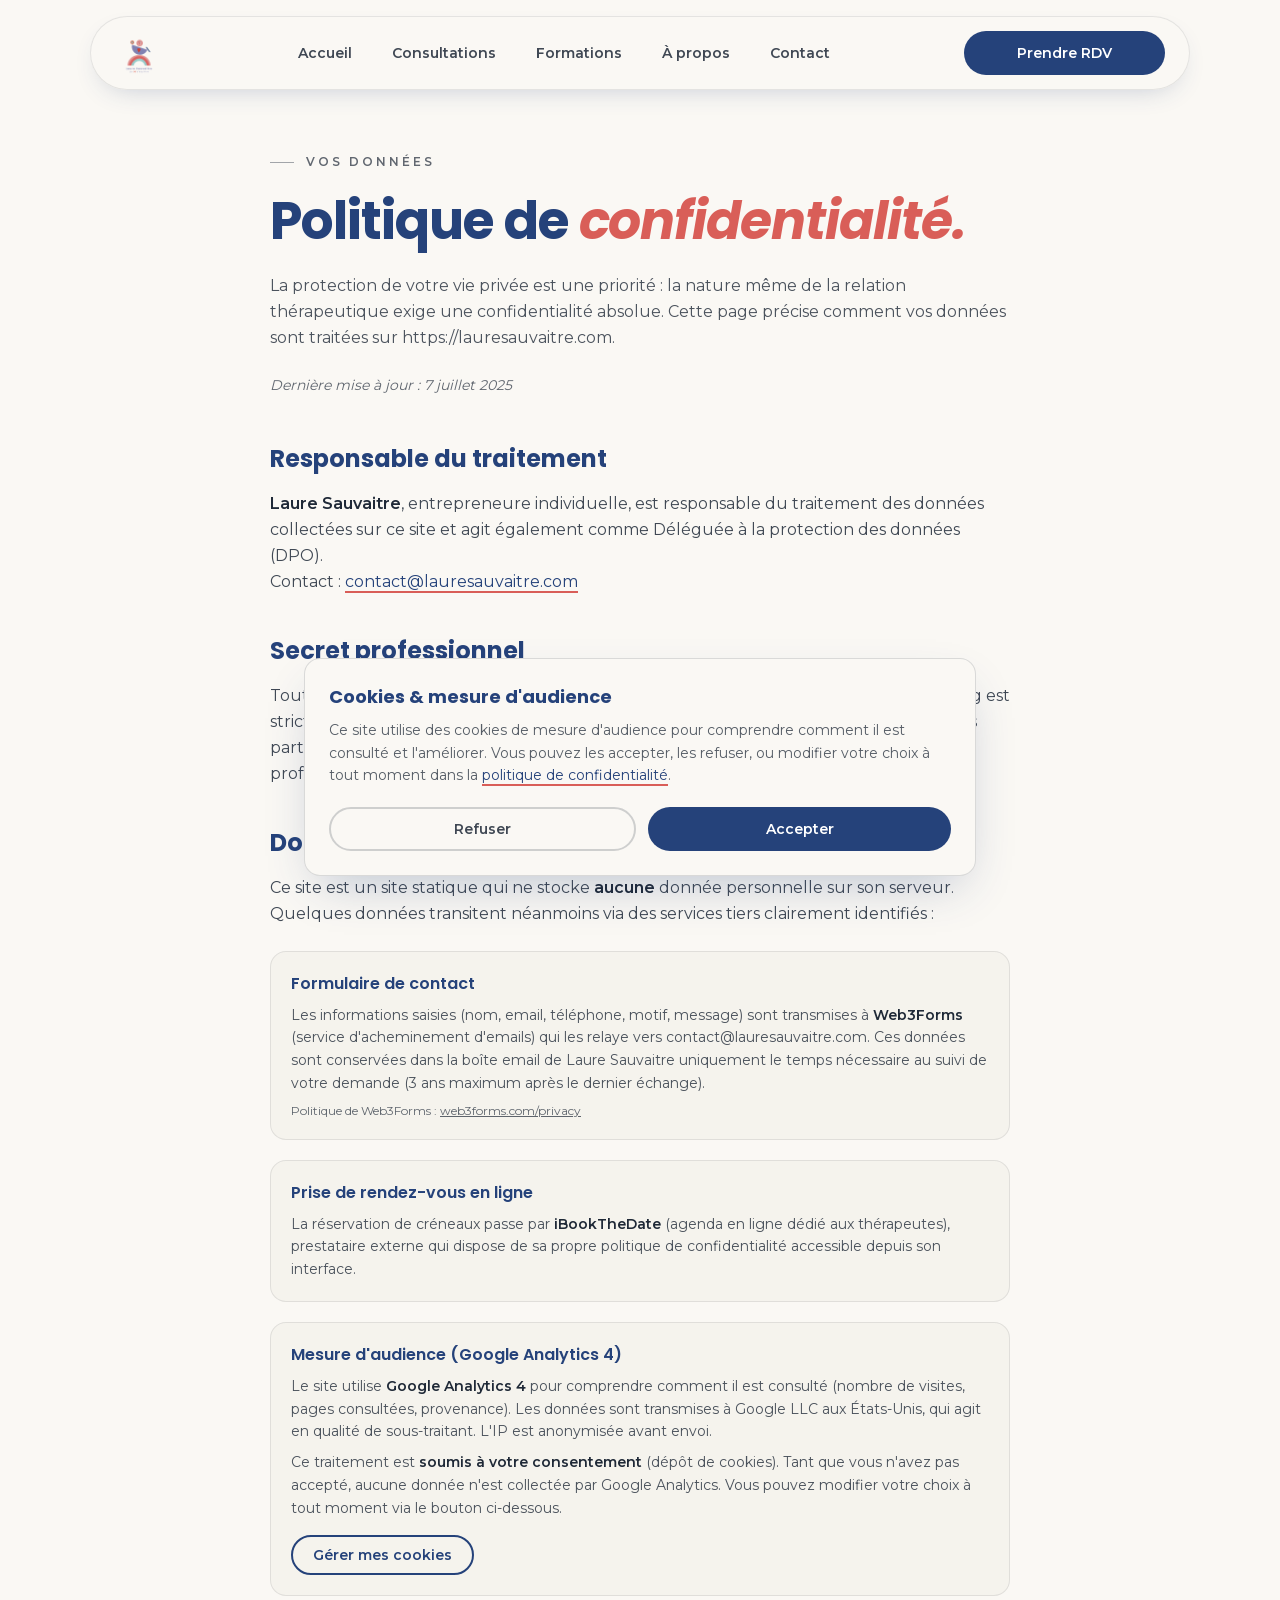
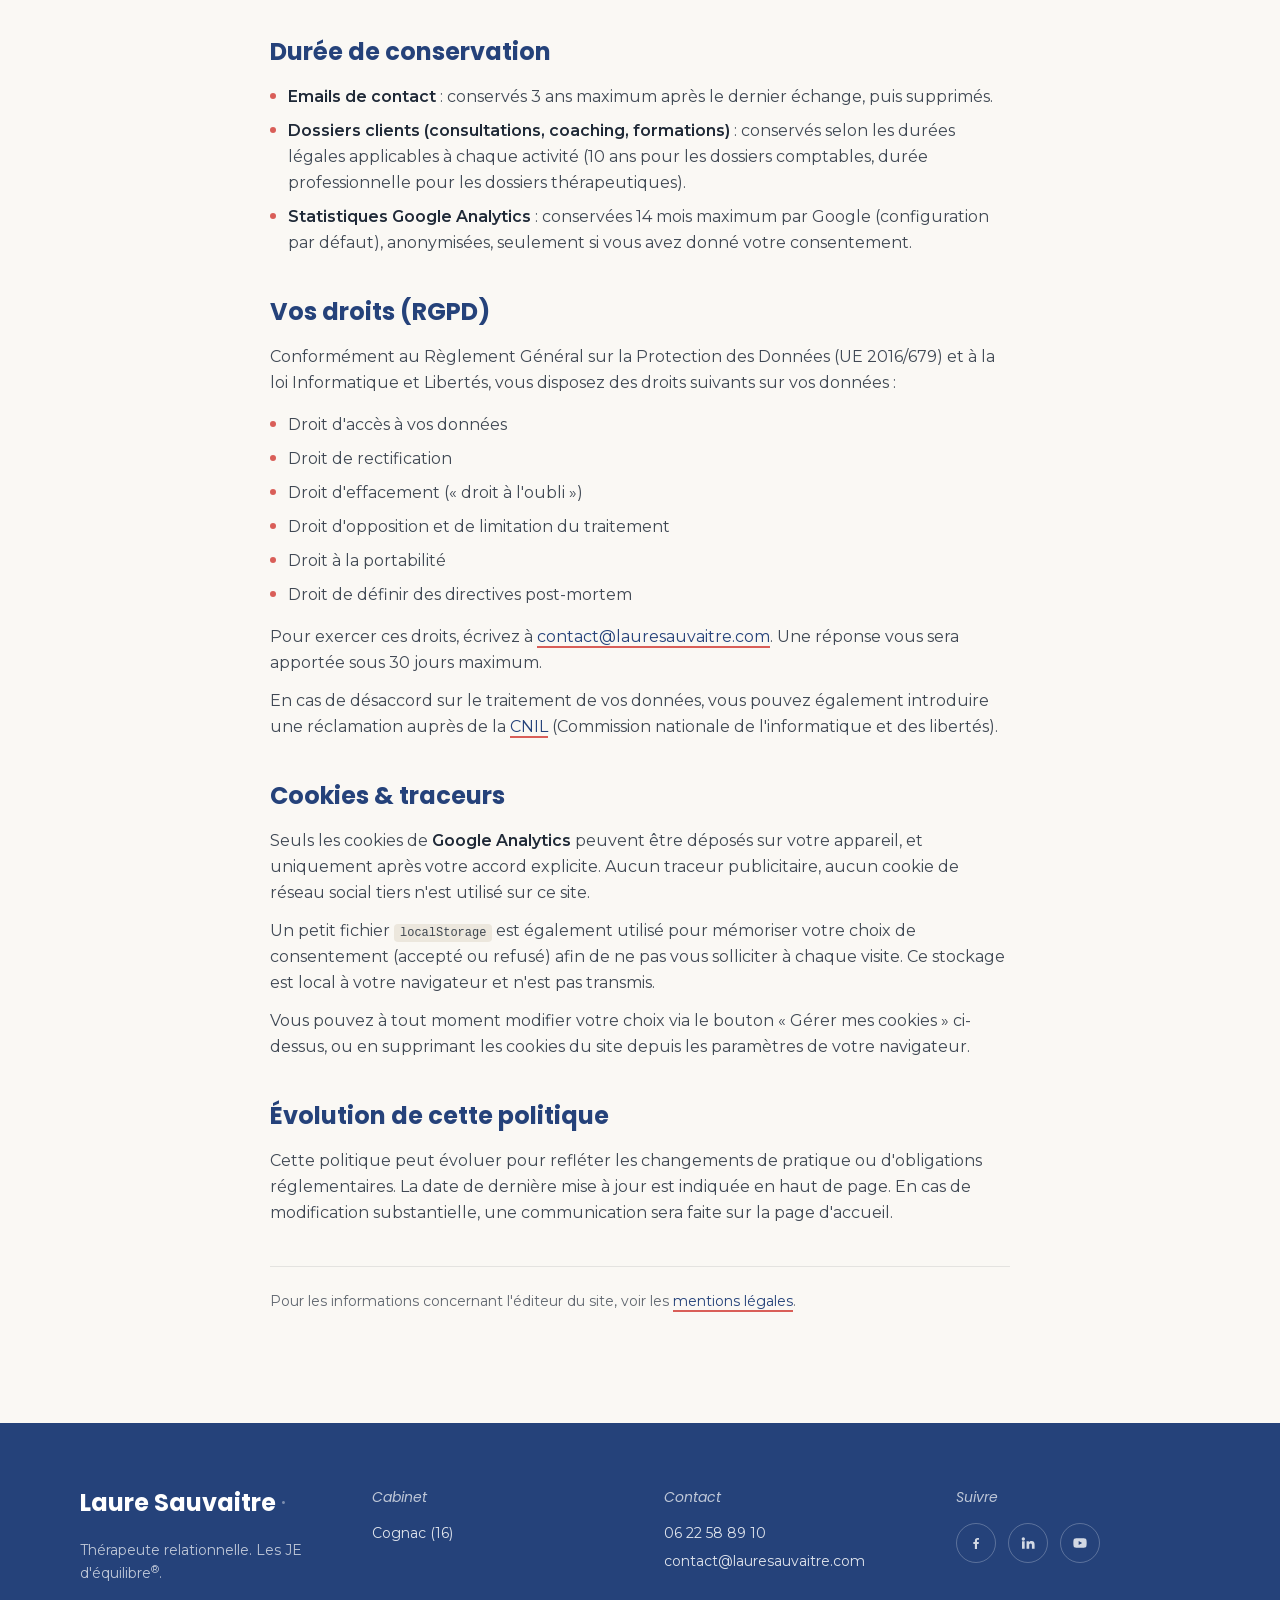
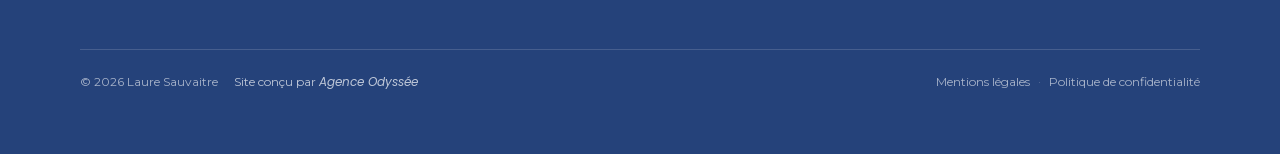
<file: politique-confidentialite.html>
<!DOCTYPE html><html lang="fr" class="poppins_9fc342ce-module__eHRihq__variable montserrat_749a012d-module__NJFDTW__variable h-full antialiased"><head><meta charSet="utf-8"/><meta name="viewport" content="width=device-width, initial-scale=1"/><link rel="preload" href="/_next/static/media/47fe1b7cd6e6ed85-s.p.0~mcdl10zdfb3.woff2" as="font" crossorigin="" type="font/woff2"/><link rel="preload" href="/_next/static/media/6aac95a85db691f1-s.p.0qkjcfd5a90c2.woff2" as="font" crossorigin="" type="font/woff2"/><link rel="preload" href="/_next/static/media/829ba4228c966254-s.p.0ub.k0om~_-xi.woff2" as="font" crossorigin="" type="font/woff2"/><link rel="preload" href="/_next/static/media/a218039a3287bcfd-s.p.17-1enzs_j91b.woff2" as="font" crossorigin="" type="font/woff2"/><link rel="preload" href="/_next/static/media/b06c83c7cc676c09-s.p.15p9cfi8srt_k.woff2" as="font" crossorigin="" type="font/woff2"/><link rel="preload" href="/_next/static/media/b6620be20ad708dd-s.p.15glw.3ya746x.woff2" as="font" crossorigin="" type="font/woff2"/><link rel="preload" href="/_next/static/media/e2334d715941921e-s.p.12skym0rqknxy.woff2" as="font" crossorigin="" type="font/woff2"/><link rel="preload" href="/_next/static/media/e8f2fbee2754df70-s.p.0fzkl03jw-sdz.woff2" as="font" crossorigin="" type="font/woff2"/><link rel="preload" href="/_next/static/media/edcf447d6990da7e-s.p.0rmnzjlzsvg7u.woff2" as="font" crossorigin="" type="font/woff2"/><link rel="preload" as="image" href="/brand/logo.webp"/><link rel="stylesheet" href="/_next/static/chunks/0twuv8_a4w9l..css" data-precedence="next"/><link rel="preload" as="script" fetchPriority="low" href="/_next/static/chunks/0ht900cau6_ur.js"/><script src="/_next/static/chunks/0dgq26a5_oy.a.js" async=""></script><script src="/_next/static/chunks/0n~dq4kpx9xxx.js" async=""></script><script src="/_next/static/chunks/0oui10gukf8nf.js" async=""></script><script src="/_next/static/chunks/turbopack-0kgh._d10w-q9.js" async=""></script><script src="/_next/static/chunks/0p1xu9k1ddqoz.js" async=""></script><script src="/_next/static/chunks/0d3shmwh5_nmn.js" async=""></script><script src="/_next/static/chunks/03ya74e4z0kv4.js" async=""></script><meta name="next-size-adjust" content=""/><title>Politique de confidentialité · Laure Sauvaitre · Laure Sauvaitre</title><meta name="description" content="Traitement des données personnelles sur lauresauvaitre.com, conforme au RGPD. Secret professionnel, droits des personnes, cookies."/><meta name="robots" content="index, nofollow"/><link rel="canonical" href="https://lauresauvaitre.com/politique-confidentialite"/><meta property="og:title" content="Politique de confidentialité · Laure Sauvaitre · Laure Sauvaitre"/><meta property="og:description" content="Traitement des données personnelles sur lauresauvaitre.com, conforme au RGPD. Secret professionnel, droits des personnes, cookies."/><meta property="og:url" content="https://lauresauvaitre.com"/><meta property="og:site_name" content="Laure Sauvaitre"/><meta property="og:locale" content="fr_FR"/><meta property="og:image" content="https://lauresauvaitre.com/og-default.jpg"/><meta property="og:image:width" content="1200"/><meta property="og:image:height" content="630"/><meta property="og:image:alt" content="Laure Sauvaitre, thérapeute relationnelle et coach systémique en Charente"/><meta property="og:type" content="website"/><meta name="twitter:card" content="summary_large_image"/><meta name="twitter:title" content="Politique de confidentialité · Laure Sauvaitre · Laure Sauvaitre"/><meta name="twitter:description" content="Traitement des données personnelles sur lauresauvaitre.com, conforme au RGPD. Secret professionnel, droits des personnes, cookies."/><meta name="twitter:image" content="https://lauresauvaitre.com/og-default.jpg"/><meta name="twitter:image:alt" content="Laure Sauvaitre, thérapeute relationnelle et coach systémique en Charente"/><meta name="twitter:image:width" content="1200"/><meta name="twitter:image:height" content="630"/><link rel="icon" href="/icon.svg?icon.0c11ujt~tflyj.svg" sizes="any" type="image/svg+xml"/><script src="/_next/static/chunks/03~yq9q893hmn.js" noModule=""></script></head><body class="min-h-full flex flex-col font-body text-foreground bg-background"><div hidden=""><!--$--><!--/$--></div><script type="application/ld+json">{"@context":"https://schema.org","@type":"ProfessionalService","@id":"https://lauresauvaitre.com#organization","name":"Laure Sauvaitre","url":"https://lauresauvaitre.com","logo":"https://lauresauvaitre.com/brand/logo.webp","image":"https://lauresauvaitre.com/og-default.jpg","description":"Thérapeute relationnelle, coach systémique et stratégique à Cognac (Charente). Consultations individuelles, couple, famille, coaching et formations Qualiopi.","priceRange":"€€","telephone":"+33622588910","email":"mailto:contact@lauresauvaitre.com","address":{"@type":"PostalAddress","streetAddress":"24 rue de Segonzac","postalCode":"16100","addressLocality":"Cognac","addressRegion":"Charente","addressCountry":"FR"},"geo":{"@type":"GeoCoordinates","latitude":45.6898,"longitude":-0.3206},"areaServed":[{"@type":"Place","name":"Cognac"},{"@type":"Place","name":"Charente (16)"},{"@type":"Place","name":"Nouvelle-Aquitaine"},{"@type":"Place","name":"France (téléconsultation)"}],"sameAs":["https://www.linkedin.com/in/laure-sauvaitre-4713489b","https://www.facebook.com/lesjedequilibre","https://www.youtube.com/channel/UC7m3uyLe6G8E5Je1PD4fXtQ"],"founder":{"@type":"Person","name":"Laure Sauvaitre","jobTitle":"Thérapeute relationnelle · Coach systémique & stratégique","url":"https://lauresauvaitre.com","image":"https://lauresauvaitre.com/brand/portrait_laure.webp","knowsAbout":["Thérapie systémique et stratégique","Thérapie brève","Thérapie de couple","Thérapie familiale","Coaching d'équipe","Analyse de pratiques professionnelles","Photo-langage","Génogramme","Analyse transactionnelle","Sculptures systémiques","PNL"],"sameAs":["https://www.linkedin.com/in/laure-sauvaitre-4713489b","https://www.facebook.com/lesjedequilibre","https://www.youtube.com/channel/UC7m3uyLe6G8E5Je1PD4fXtQ"],"email":"mailto:contact@lauresauvaitre.com","telephone":"+33622588910","alumniOf":"15 ans professeur des écoles"},"employee":{"@type":"Person","name":"Laure Sauvaitre","jobTitle":"Thérapeute relationnelle · Coach systémique & stratégique","url":"https://lauresauvaitre.com","image":"https://lauresauvaitre.com/brand/portrait_laure.webp","knowsAbout":["Thérapie systémique et stratégique","Thérapie brève","Thérapie de couple","Thérapie familiale","Coaching d'équipe","Analyse de pratiques professionnelles","Photo-langage","Génogramme","Analyse transactionnelle","Sculptures systémiques","PNL"],"sameAs":["https://www.linkedin.com/in/laure-sauvaitre-4713489b","https://www.facebook.com/lesjedequilibre","https://www.youtube.com/channel/UC7m3uyLe6G8E5Je1PD4fXtQ"],"email":"mailto:contact@lauresauvaitre.com","telephone":"+33622588910","alumniOf":"15 ans professeur des écoles"}}</script><header class="sticky top-0 z-40 transition-all duration-300 bg-background/85 backdrop-blur-md"><nav class="mx-auto flex items-center justify-between transition-all duration-300 max-w-[1400px] px-6 md:px-12 py-3 md:py-6 border border-transparent"><a class="inline-flex items-center" aria-label="Accueil Laure Sauvaitre" href="/"><img src="/brand/logo.webp" alt="Laure Sauvaitre" class="w-auto transition-all duration-300 h-16 md:h-32"/></a><ul class="hidden lg:flex items-center gap-10 text-sm text-foreground/85"><li><a class="relative font-semibold hover:text-primary transition-colors after:absolute after:left-0 after:-bottom-1 after:h-[2px] after:w-0 after:bg-primary after:transition-all after:duration-300 hover:after:w-full" href="/">Accueil</a></li><li class="relative"><a class="relative font-semibold hover:text-primary transition-colors after:absolute after:left-0 after:-bottom-1 after:h-[2px] after:w-0 after:bg-primary after:transition-all after:duration-300 hover:after:w-full" aria-haspopup="true" aria-expanded="false" href="/consultations">Consultations</a><div class="absolute left-1/2 -translate-x-1/2 top-full pt-4 transition-all duration-200 opacity-0 -translate-y-1 pointer-events-none"><ul class="min-w-[280px] p-2 rounded-2xl bg-background border border-foreground/10 shadow-[0_12px_32px_-12px_rgba(37,66,122,0.25)]"><li><a class="block px-4 py-3 rounded-xl text-sm font-semibold text-foreground/85 hover:bg-chip/40 hover:text-primary transition-colors" href="/consultations/individuelle">Thérapie individuelle</a></li><li><a class="block px-4 py-3 rounded-xl text-sm font-semibold text-foreground/85 hover:bg-chip/40 hover:text-primary transition-colors" href="/consultations/familiale">Thérapie familiale</a></li><li><a class="block px-4 py-3 rounded-xl text-sm font-semibold text-foreground/85 hover:bg-chip/40 hover:text-primary transition-colors" href="/consultations/couple">Thérapie de couple</a></li><li><a class="block px-4 py-3 rounded-xl text-sm font-semibold text-foreground/85 hover:bg-chip/40 hover:text-primary transition-colors" href="/consultations/coaching">Coaching professionnel</a></li></ul></div></li><li><a class="relative font-semibold hover:text-primary transition-colors after:absolute after:left-0 after:-bottom-1 after:h-[2px] after:w-0 after:bg-primary after:transition-all after:duration-300 hover:after:w-full" href="/formations">Formations</a></li><li><a class="relative font-semibold hover:text-primary transition-colors after:absolute after:left-0 after:-bottom-1 after:h-[2px] after:w-0 after:bg-primary after:transition-all after:duration-300 hover:after:w-full" href="/a-propos">À propos</a></li><li><a class="relative font-semibold hover:text-primary transition-colors after:absolute after:left-0 after:-bottom-1 after:h-[2px] after:w-0 after:bg-primary after:transition-all after:duration-300 hover:after:w-full" href="/contact">Contact</a></li></ul><a href="https://www.ibookthedate.fr/therapeute/16100-cognac/laure-sauvaitre" target="_blank" rel="noopener noreferrer" class="group hidden lg:inline-flex items-center justify-center h-11 px-5 md:px-6 rounded-full bg-primary text-white text-sm font-semibold hover:bg-accent-subtle transition-colors"><span aria-hidden="true" class="inline-block w-[1.5em] mr-2 shrink-0"></span>Prendre RDV<span aria-hidden="true" class="inline-block w-[1.5em] ml-2 shrink-0 -translate-x-1 opacity-0 transition-all duration-200 group-hover:translate-x-0 group-hover:opacity-100">→</span></a><button type="button" class="lg:hidden inline-flex items-center justify-center size-11 rounded-full text-foreground hover:bg-foreground/5 transition-colors" aria-label="Ouvrir le menu" aria-expanded="false"><svg viewBox="0 0 24 24" fill="none" stroke="currentColor" stroke-width="2" stroke-linecap="round" class="size-6" aria-hidden="true"><line x1="4" y1="7" x2="20" y2="7"></line><line x1="4" y1="12" x2="20" y2="12"></line><line x1="4" y1="17" x2="20" y2="17"></line></svg></button></nav></header><div class="fixed inset-0 z-50 bg-background transition-opacity duration-300 lg:hidden opacity-0 pointer-events-none" aria-hidden="true"><div class="flex flex-col h-full px-6 pt-4 pb-10 overflow-y-auto"><div class="flex items-center justify-between"><a class="inline-flex items-center" aria-label="Accueil Laure Sauvaitre" href="/"><img src="/brand/logo.webp" alt="Laure Sauvaitre" class="h-16 w-auto"/></a><button type="button" class="inline-flex items-center justify-center size-11 rounded-full text-foreground hover:bg-foreground/5 transition-colors" aria-label="Fermer le menu"><svg viewBox="0 0 24 24" fill="none" stroke="currentColor" stroke-width="2" stroke-linecap="round" class="size-6" aria-hidden="true"><line x1="6" y1="6" x2="18" y2="18"></line><line x1="6" y1="18" x2="18" y2="6"></line></svg></button></div><ul class="mt-12 flex flex-col gap-5"><li><a class="font-heading text-3xl text-foreground hover:text-primary transition-colors" href="/">Accueil</a></li><li><button type="button" class="w-full flex items-center justify-between font-heading text-3xl text-foreground hover:text-primary transition-colors" aria-expanded="false">Consultations<span aria-hidden="true" class="text-2xl transition-transform duration-200 ">+</span></button><div class="overflow-hidden transition-all duration-300 max-h-0"><ul class="pl-3 flex flex-col gap-3 border-l-2 border-foreground/15"><li><a class="block pl-4 text-base italic text-foreground/70 hover:text-primary transition-colors" href="/consultations">Toutes les consultations</a></li><li><a class="block pl-4 text-lg text-foreground hover:text-primary transition-colors" href="/consultations/individuelle">Thérapie individuelle</a></li><li><a class="block pl-4 text-lg text-foreground hover:text-primary transition-colors" href="/consultations/familiale">Thérapie familiale</a></li><li><a class="block pl-4 text-lg text-foreground hover:text-primary transition-colors" href="/consultations/couple">Thérapie de couple</a></li><li><a class="block pl-4 text-lg text-foreground hover:text-primary transition-colors" href="/consultations/coaching">Coaching professionnel</a></li></ul></div></li><li><a class="font-heading text-3xl text-foreground hover:text-primary transition-colors" href="/formations">Formations</a></li><li><a class="font-heading text-3xl text-foreground hover:text-primary transition-colors" href="/a-propos">À propos</a></li><li><a class="font-heading text-3xl text-foreground hover:text-primary transition-colors" href="/contact">Contact</a></li></ul><a href="https://www.ibookthedate.fr/therapeute/16100-cognac/laure-sauvaitre" target="_blank" rel="noopener noreferrer" class="mt-auto inline-flex items-center justify-center h-14 px-7 rounded-full bg-primary text-white font-semibold hover:bg-accent-subtle transition-colors">Prendre RDV</a></div></div><main class="flex-1 flex flex-col"><section class="relative"><div class="mx-auto max-w-[900px] px-6 md:px-16 lg:px-20 pt-10 md:pt-16 pb-8 md:pb-12"><p class="flex items-center gap-3 text-xs tracking-[0.25em] uppercase text-foreground/70 font-semibold"><span aria-hidden="true" class="h-px w-6 bg-foreground/40"></span>Vos données</p><h1 class="mt-6 font-heading font-bold text-primary text-[2.25rem] md:text-[2.75rem] lg:text-[3.25rem] leading-[1.05] tracking-[-0.02em]">Politique de<!-- --> <em class="italic text-accent-warm">confidentialité.</em></h1><p class="mt-6 text-sm md:text-base text-foreground/80 leading-relaxed">La protection de votre vie privée est une priorité : la nature même de la relation thérapeutique exige une confidentialité absolue. Cette page précise comment vos données sont traitées sur<!-- --> <!-- -->https://lauresauvaitre.com<!-- -->.</p><p class="mt-6 text-sm text-foreground/70 italic">Dernière mise à jour : <!-- -->7 juillet 2025</p></div></section><section class="pb-20 md:pb-28"><div class="mx-auto max-w-[900px] px-6 md:px-16 lg:px-20 space-y-10"><div><h2 class="font-heading font-bold text-primary text-xl md:text-2xl">Responsable du traitement</h2><p class="mt-4 text-sm md:text-base text-foreground/85 leading-relaxed"><strong class="font-semibold text-foreground">Laure Sauvaitre</strong>, entrepreneure individuelle, est responsable du traitement des données collectées sur ce site et agit également comme Déléguée à la protection des données (DPO).<br/>Contact :<!-- --> <a href="mailto:contact@lauresauvaitre.com" class="text-primary underline decoration-accent-warm decoration-2 underline-offset-4 hover:text-accent-warm transition-colors">contact@lauresauvaitre.com</a></p></div><div><h2 class="font-heading font-bold text-primary text-xl md:text-2xl">Secret professionnel</h2><p class="mt-4 text-sm md:text-base text-foreground/85 leading-relaxed">Tout échange dans le cadre d&#x27;une consultation, d&#x27;une prise de contact ou d&#x27;un coaching est strictement couvert par le secret professionnel. Les contenus des séances ne sont jamais partagés, sauf obligation légale (signalements prévus par la loi) ou supervision professionnelle encadrée, auquel cas les échanges sont anonymisés.</p></div><div><h2 class="font-heading font-bold text-primary text-xl md:text-2xl">Données collectées via le site</h2><p class="mt-4 text-sm md:text-base text-foreground/85 leading-relaxed">Ce site est un site statique qui ne stocke<!-- --> <strong class="font-semibold text-foreground">aucune</strong> <!-- -->donnée personnelle sur son serveur. Quelques données transitent néanmoins via des services tiers clairement identifiés :</p><div class="mt-6 space-y-5"><div class="p-5 rounded-2xl bg-chip/30 border border-foreground/10"><p class="font-heading font-semibold text-primary text-base">Formulaire de contact</p><p class="mt-2 text-sm text-foreground/80 leading-relaxed">Les informations saisies (nom, email, téléphone, motif, message) sont transmises à<!-- --> <strong class="font-semibold text-foreground">Web3Forms</strong> <!-- -->(service d&#x27;acheminement d&#x27;emails) qui les relaye vers <!-- -->contact@lauresauvaitre.com<!-- -->. Ces données sont conservées dans la boîte email de Laure Sauvaitre uniquement le temps nécessaire au suivi de votre demande (3 ans maximum après le dernier échange).</p><p class="mt-2 text-xs text-foreground/70">Politique de Web3Forms :<!-- --> <a href="https://web3forms.com/privacy" target="_blank" rel="noopener noreferrer" class="underline hover:text-accent-warm transition-colors">web3forms.com/privacy</a></p></div><div class="p-5 rounded-2xl bg-chip/30 border border-foreground/10"><p class="font-heading font-semibold text-primary text-base">Prise de rendez-vous en ligne</p><p class="mt-2 text-sm text-foreground/80 leading-relaxed">La réservation de créneaux passe par<!-- --> <strong class="font-semibold text-foreground">iBookTheDate</strong> <!-- -->(agenda en ligne dédié aux thérapeutes), prestataire externe qui dispose de sa propre politique de confidentialité accessible depuis son interface.</p></div><div class="p-5 rounded-2xl bg-chip/30 border border-foreground/10"><p class="font-heading font-semibold text-primary text-base">Mesure d&#x27;audience (Google Analytics 4)</p><p class="mt-2 text-sm text-foreground/80 leading-relaxed">Le site utilise<!-- --> <strong class="font-semibold text-foreground">Google Analytics 4</strong> <!-- -->pour comprendre comment il est consulté (nombre de visites, pages consultées, provenance). Les données sont transmises à Google LLC aux États-Unis, qui agit en qualité de sous-traitant. L&#x27;IP est anonymisée avant envoi.</p><p class="mt-2 text-sm text-foreground/80 leading-relaxed">Ce traitement est<!-- --> <strong class="font-semibold text-foreground">soumis à votre consentement</strong> <!-- -->(dépôt de cookies). Tant que vous n&#x27;avez pas accepté, aucune donnée n&#x27;est collectée par Google Analytics. Vous pouvez modifier votre choix à tout moment via le bouton ci-dessous.</p><button type="button" class="mt-4 inline-flex items-center gap-2 h-10 px-5 rounded-full border-2 border-primary text-primary text-sm font-semibold hover:bg-primary hover:text-white transition-colors">Gérer mes cookies</button></div></div></div><div><h2 class="font-heading font-bold text-primary text-xl md:text-2xl">Durée de conservation</h2><ul class="mt-4 space-y-2 text-sm md:text-base text-foreground/85 leading-relaxed"><li class="flex gap-3"><span aria-hidden="true" class="mt-[0.55em] size-1.5 rounded-full bg-accent-warm shrink-0"></span><span><strong class="font-semibold text-foreground">Emails de contact</strong> <!-- -->: conservés 3 ans maximum après le dernier échange, puis supprimés.</span></li><li class="flex gap-3"><span aria-hidden="true" class="mt-[0.55em] size-1.5 rounded-full bg-accent-warm shrink-0"></span><span><strong class="font-semibold text-foreground">Dossiers clients (consultations, coaching, formations)</strong> <!-- -->: conservés selon les durées légales applicables à chaque activité (10 ans pour les dossiers comptables, durée professionnelle pour les dossiers thérapeutiques).</span></li><li class="flex gap-3"><span aria-hidden="true" class="mt-[0.55em] size-1.5 rounded-full bg-accent-warm shrink-0"></span><span><strong class="font-semibold text-foreground">Statistiques Google Analytics</strong> <!-- -->: conservées 14 mois maximum par Google (configuration par défaut), anonymisées, seulement si vous avez donné votre consentement.</span></li></ul></div><div><h2 class="font-heading font-bold text-primary text-xl md:text-2xl">Vos droits (RGPD)</h2><p class="mt-4 text-sm md:text-base text-foreground/85 leading-relaxed">Conformément au Règlement Général sur la Protection des Données (UE 2016/679) et à la loi Informatique et Libertés, vous disposez des droits suivants sur vos données :</p><ul class="mt-4 space-y-2 text-sm md:text-base text-foreground/85 leading-relaxed"><li class="flex gap-3"><span aria-hidden="true" class="mt-[0.55em] size-1.5 rounded-full bg-accent-warm shrink-0"></span><span>Droit d&#x27;accès à vos données</span></li><li class="flex gap-3"><span aria-hidden="true" class="mt-[0.55em] size-1.5 rounded-full bg-accent-warm shrink-0"></span><span>Droit de rectification</span></li><li class="flex gap-3"><span aria-hidden="true" class="mt-[0.55em] size-1.5 rounded-full bg-accent-warm shrink-0"></span><span>Droit d&#x27;effacement (« droit à l&#x27;oubli »)</span></li><li class="flex gap-3"><span aria-hidden="true" class="mt-[0.55em] size-1.5 rounded-full bg-accent-warm shrink-0"></span><span>Droit d&#x27;opposition et de limitation du traitement</span></li><li class="flex gap-3"><span aria-hidden="true" class="mt-[0.55em] size-1.5 rounded-full bg-accent-warm shrink-0"></span><span>Droit à la portabilité</span></li><li class="flex gap-3"><span aria-hidden="true" class="mt-[0.55em] size-1.5 rounded-full bg-accent-warm shrink-0"></span><span>Droit de définir des directives post-mortem</span></li></ul><p class="mt-4 text-sm md:text-base text-foreground/85 leading-relaxed">Pour exercer ces droits, écrivez à<!-- --> <a href="mailto:contact@lauresauvaitre.com" class="text-primary underline decoration-accent-warm decoration-2 underline-offset-4 hover:text-accent-warm transition-colors">contact@lauresauvaitre.com</a>. Une réponse vous sera apportée sous 30 jours maximum.</p><p class="mt-3 text-sm md:text-base text-foreground/85 leading-relaxed">En cas de désaccord sur le traitement de vos données, vous pouvez également introduire une réclamation auprès de la<!-- --> <a href="https://www.cnil.fr" target="_blank" rel="noopener noreferrer" class="text-primary underline decoration-accent-warm decoration-2 underline-offset-4 hover:text-accent-warm transition-colors">CNIL</a> <!-- -->(Commission nationale de l&#x27;informatique et des libertés).</p></div><div><h2 class="font-heading font-bold text-primary text-xl md:text-2xl">Cookies &amp; traceurs</h2><p class="mt-4 text-sm md:text-base text-foreground/85 leading-relaxed">Seuls les cookies de<!-- --> <strong class="font-semibold text-foreground">Google Analytics</strong> <!-- -->peuvent être déposés sur votre appareil, et uniquement après votre accord explicite. Aucun traceur publicitaire, aucun cookie de réseau social tiers n&#x27;est utilisé sur ce site.</p><p class="mt-3 text-sm md:text-base text-foreground/85 leading-relaxed">Un petit fichier<!-- --> <code class="px-1.5 py-0.5 rounded bg-chip text-xs font-mono text-foreground/85">localStorage</code> <!-- -->est également utilisé pour mémoriser votre choix de consentement (accepté ou refusé) afin de ne pas vous solliciter à chaque visite. Ce stockage est local à votre navigateur et n&#x27;est pas transmis.</p><p class="mt-3 text-sm md:text-base text-foreground/85 leading-relaxed">Vous pouvez à tout moment modifier votre choix via le bouton « Gérer mes cookies » ci-dessus, ou en supprimant les cookies du site depuis les paramètres de votre navigateur.</p></div><div><h2 class="font-heading font-bold text-primary text-xl md:text-2xl">Évolution de cette politique</h2><p class="mt-4 text-sm md:text-base text-foreground/85 leading-relaxed">Cette politique peut évoluer pour refléter les changements de pratique ou d&#x27;obligations réglementaires. La date de dernière mise à jour est indiquée en haut de page. En cas de modification substantielle, une communication sera faite sur la page d&#x27;accueil.</p></div><div class="pt-6 border-t border-foreground/10"><p class="text-sm text-foreground/70">Pour les informations concernant l&#x27;éditeur du site, voir les<!-- --> <a class="text-primary underline decoration-accent-warm decoration-2 underline-offset-4 hover:text-accent-warm transition-colors" href="/mentions-legales">mentions légales</a>.</p></div></div></section><!--$--><!--/$--></main><footer class="bg-primary text-white"><div class="mx-auto max-w-[1400px] px-6 md:px-16 lg:px-20 py-14 md:py-16"><div class="grid gap-10 md:gap-12 md:grid-cols-4"><div><p class="font-heading font-bold text-2xl text-white">Laure Sauvaitre<!-- --> <span aria-hidden="true" class="text-white/40 font-normal">·</span></p><p class="mt-5 text-sm text-white/70 leading-relaxed">Thérapeute relationnelle. Les JE d&#x27;équilibre<sup>®</sup>.</p></div><div><p class="italic font-heading text-sm text-white/70">Cabinet</p><p class="mt-4 text-sm text-white/85">Cognac (16)</p></div><div><p class="italic font-heading text-sm text-white/70">Contact</p><p class="mt-4 text-sm"><a href="tel:+33622588910" class="text-white/85 hover:text-accent-soft transition-colors">06 22 58 89 10</a></p><p class="mt-2 text-sm"><a href="mailto:contact@lauresauvaitre.com" class="text-white/85 hover:text-accent-soft transition-colors">contact@lauresauvaitre.com</a></p></div><div><p class="italic font-heading text-sm text-white/70">Suivre</p><ul class="mt-4 flex items-center gap-3"><li><a href="https://www.facebook.com/lesjedequilibre" target="_blank" rel="noopener noreferrer" aria-label="Facebook" class="inline-flex items-center justify-center size-10 rounded-full border border-white/25 text-white/80 hover:border-accent-soft hover:text-accent-soft transition-colors"><svg viewBox="0 0 24 24" fill="currentColor" aria-hidden="true" class="size-4"><path d="M13.5 21v-7.5h2.5l.38-3H13.5V8.62c0-.87.24-1.46 1.49-1.46H16.5V4.47a20.66 20.66 0 0 0-2.31-.12c-2.29 0-3.86 1.4-3.86 3.96V10.5H8v3h2.33V21h3.17Z"></path></svg></a></li><li><a href="https://www.linkedin.com/in/laure-sauvaitre-4713489b" target="_blank" rel="noopener noreferrer" aria-label="LinkedIn" class="inline-flex items-center justify-center size-10 rounded-full border border-white/25 text-white/80 hover:border-accent-soft hover:text-accent-soft transition-colors"><svg viewBox="0 0 24 24" fill="currentColor" aria-hidden="true" class="size-4"><path d="M4.98 3.5a2.5 2.5 0 1 1 0 5 2.5 2.5 0 0 1 0-5ZM3 9.5h4v11H3v-11ZM9.5 9.5h3.83v1.5h.05c.53-.95 1.82-1.95 3.75-1.95 4 0 4.74 2.5 4.74 5.76V20.5h-4V15.5c0-1.25-.02-2.85-1.88-2.85-1.88 0-2.17 1.35-2.17 2.76V20.5h-4v-11Z"></path></svg></a></li><li><a href="https://www.youtube.com/channel/UC7m3uyLe6G8E5Je1PD4fXtQ" target="_blank" rel="noopener noreferrer" aria-label="YouTube" class="inline-flex items-center justify-center size-10 rounded-full border border-white/25 text-white/80 hover:border-accent-soft hover:text-accent-soft transition-colors"><svg viewBox="0 0 24 24" fill="currentColor" aria-hidden="true" class="size-4"><path d="M21.58 7.19a2.51 2.51 0 0 0-1.77-1.77C18.25 5 12 5 12 5s-6.25 0-7.81.42A2.51 2.51 0 0 0 2.42 7.19 26.2 26.2 0 0 0 2 12a26.2 26.2 0 0 0 .42 4.81 2.51 2.51 0 0 0 1.77 1.77C5.75 19 12 19 12 19s6.25 0 7.81-.42a2.51 2.51 0 0 0 1.77-1.77A26.2 26.2 0 0 0 22 12a26.2 26.2 0 0 0-.42-4.81ZM10 15V9l5.2 3-5.2 3Z"></path></svg></a></li></ul></div></div><div class="mt-14 md:mt-16 pt-6 border-t border-white/15 flex flex-col md:flex-row items-start md:items-center justify-between gap-3 text-xs text-white/60"><div class="flex flex-col md:flex-row md:items-center gap-x-4 gap-y-1"><p>© <!-- -->2026<!-- --> <!-- -->Laure Sauvaitre</p><p class="text-white/70">Site conçu par<!-- --> <a href="https://odyssee-agency.com" target="_blank" rel="noopener noreferrer" class="italic font-heading text-white/70 hover:text-accent-soft transition-colors">Agence Odyssée</a></p></div><ul class="flex flex-wrap items-center gap-x-2 gap-y-1"><li class="flex items-center gap-2"><a class="hover:text-accent-soft transition-colors" href="/mentions-legales">Mentions légales</a></li><li class="flex items-center gap-2"><span aria-hidden="true" class="text-white/30">·</span><a class="hover:text-accent-soft transition-colors" href="/politique-confidentialite">Politique de confidentialité</a></li></ul></div></div></footer><a href="https://www.ibookthedate.fr/therapeute/16100-cognac/laure-sauvaitre" target="_blank" rel="noopener noreferrer" aria-label="Prendre rendez-vous" class="group fixed bottom-5 right-5 md:bottom-8 md:right-8 z-30 lg:hidden inline-flex items-center gap-2 h-12 md:h-14 px-5 md:px-6 rounded-full bg-primary text-white text-sm md:text-base font-semibold md:shadow-[0_12px_32px_-8px_rgba(37,66,122,0.5)] hover:bg-accent-subtle md:hover:shadow-[0_16px_40px_-8px_rgba(37,66,122,0.6)] transition-all duration-200"><svg viewBox="0 0 24 24" fill="none" stroke="currentColor" stroke-width="2" stroke-linecap="round" stroke-linejoin="round" class="size-5 shrink-0" aria-hidden="true"><rect x="3" y="4" width="18" height="18" rx="2" ry="2"></rect><line x1="16" y1="2" x2="16" y2="6"></line><line x1="8" y1="2" x2="8" y2="6"></line><line x1="3" y1="10" x2="21" y2="10"></line></svg>Prendre RDV</a><script src="/_next/static/chunks/0ht900cau6_ur.js" id="_R_" async=""></script><script>(self.__next_f=self.__next_f||[]).push([0])</script><script>self.__next_f.push([1,"1:\"$Sreact.fragment\"\nd:I[68027,[\"/_next/static/chunks/0p1xu9k1ddqoz.js\",\"/_next/static/chunks/0d3shmwh5_nmn.js\"],\"default\",1]\n:HL[\"/_next/static/chunks/0twuv8_a4w9l..css\",\"style\"]\n:HL[\"/_next/static/media/47fe1b7cd6e6ed85-s.p.0~mcdl10zdfb3.woff2\",\"font\",{\"crossOrigin\":\"\",\"type\":\"font/woff2\"}]\n:HL[\"/_next/static/media/6aac95a85db691f1-s.p.0qkjcfd5a90c2.woff2\",\"font\",{\"crossOrigin\":\"\",\"type\":\"font/woff2\"}]\n:HL[\"/_next/static/media/829ba4228c966254-s.p.0ub.k0om~_-xi.woff2\",\"font\",{\"crossOrigin\":\"\",\"type\":\"font/woff2\"}]\n:HL[\"/_next/static/media/a218039a3287bcfd-s.p.17-1enzs_j91b.woff2\",\"font\",{\"crossOrigin\":\"\",\"type\":\"font/woff2\"}]\n:HL[\"/_next/static/media/b06c83c7cc676c09-s.p.15p9cfi8srt_k.woff2\",\"font\",{\"crossOrigin\":\"\",\"type\":\"font/woff2\"}]\n:HL[\"/_next/static/media/b6620be20ad708dd-s.p.15glw.3ya746x.woff2\",\"font\",{\"crossOrigin\":\"\",\"type\":\"font/woff2\"}]\n:HL[\"/_next/static/media/e2334d715941921e-s.p.12skym0rqknxy.woff2\",\"font\",{\"crossOrigin\":\"\",\"type\":\"font/woff2\"}]\n:HL[\"/_next/static/media/e8f2fbee2754df70-s.p.0fzkl03jw-sdz.woff2\",\"font\",{\"crossOrigin\":\"\",\"type\":\"font/woff2\"}]\n:HL[\"/_next/static/media/edcf447d6990da7e-s.p.0rmnzjlzsvg7u.woff2\",\"font\",{\"crossOrigin\":\"\",\"type\":\"font/woff2\"}]\n2:Ta8e,"])</script><script>self.__next_f.push([1,"{\"@context\":\"https://schema.org\",\"@type\":\"ProfessionalService\",\"@id\":\"https://lauresauvaitre.com#organization\",\"name\":\"Laure Sauvaitre\",\"url\":\"https://lauresauvaitre.com\",\"logo\":\"https://lauresauvaitre.com/brand/logo.webp\",\"image\":\"https://lauresauvaitre.com/og-default.jpg\",\"description\":\"Thérapeute relationnelle, coach systémique et stratégique à Cognac (Charente). Consultations individuelles, couple, famille, coaching et formations Qualiopi.\",\"priceRange\":\"€€\",\"telephone\":\"+33622588910\",\"email\":\"mailto:contact@lauresauvaitre.com\",\"address\":{\"@type\":\"PostalAddress\",\"streetAddress\":\"24 rue de Segonzac\",\"postalCode\":\"16100\",\"addressLocality\":\"Cognac\",\"addressRegion\":\"Charente\",\"addressCountry\":\"FR\"},\"geo\":{\"@type\":\"GeoCoordinates\",\"latitude\":45.6898,\"longitude\":-0.3206},\"areaServed\":[{\"@type\":\"Place\",\"name\":\"Cognac\"},{\"@type\":\"Place\",\"name\":\"Charente (16)\"},{\"@type\":\"Place\",\"name\":\"Nouvelle-Aquitaine\"},{\"@type\":\"Place\",\"name\":\"France (téléconsultation)\"}],\"sameAs\":[\"https://www.linkedin.com/in/laure-sauvaitre-4713489b\",\"https://www.facebook.com/lesjedequilibre\",\"https://www.youtube.com/channel/UC7m3uyLe6G8E5Je1PD4fXtQ\"],\"founder\":{\"@type\":\"Person\",\"name\":\"Laure Sauvaitre\",\"jobTitle\":\"Thérapeute relationnelle · Coach systémique \u0026 stratégique\",\"url\":\"https://lauresauvaitre.com\",\"image\":\"https://lauresauvaitre.com/brand/portrait_laure.webp\",\"knowsAbout\":[\"Thérapie systémique et stratégique\",\"Thérapie brève\",\"Thérapie de couple\",\"Thérapie familiale\",\"Coaching d'équipe\",\"Analyse de pratiques professionnelles\",\"Photo-langage\",\"Génogramme\",\"Analyse transactionnelle\",\"Sculptures systémiques\",\"PNL\"],\"sameAs\":[\"https://www.linkedin.com/in/laure-sauvaitre-4713489b\",\"https://www.facebook.com/lesjedequilibre\",\"https://www.youtube.com/channel/UC7m3uyLe6G8E5Je1PD4fXtQ\"],\"email\":\"mailto:contact@lauresauvaitre.com\",\"telephone\":\"+33622588910\",\"alumniOf\":\"15 ans professeur des écoles\"},\"employee\":{\"@type\":\"Person\",\"name\":\"Laure Sauvaitre\",\"jobTitle\":\"Thérapeute relationnelle · Coach systémique \u0026 stratégique\",\"url\":\"https://lauresauvaitre.com\",\"image\":\"https://lauresauvaitre.com/brand/portrait_laure.webp\",\"knowsAbout\":[\"Thérapie systémique et stratégique\",\"Thérapie brève\",\"Thérapie de couple\",\"Thérapie familiale\",\"Coaching d'équipe\",\"Analyse de pratiques professionnelles\",\"Photo-langage\",\"Génogramme\",\"Analyse transactionnelle\",\"Sculptures systémiques\",\"PNL\"],\"sameAs\":[\"https://www.linkedin.com/in/laure-sauvaitre-4713489b\",\"https://www.facebook.com/lesjedequilibre\",\"https://www.youtube.com/channel/UC7m3uyLe6G8E5Je1PD4fXtQ\"],\"email\":\"mailto:contact@lauresauvaitre.com\",\"telephone\":\"+33622588910\",\"alumniOf\":\"15 ans professeur des écoles\"}}"])</script><script>self.__next_f.push([1,"0:{\"P\":null,\"c\":[\"\",\"politique-confidentialite\"],\"q\":\"\",\"i\":false,\"f\":[[[\"\",{\"children\":[\"politique-confidentialite\",{\"children\":[\"__PAGE__\",{}]}]},\"$undefined\",\"$undefined\",16],[[\"$\",\"$1\",\"c\",{\"children\":[[[\"$\",\"link\",\"0\",{\"rel\":\"stylesheet\",\"href\":\"/_next/static/chunks/0twuv8_a4w9l..css\",\"precedence\":\"next\",\"crossOrigin\":\"$undefined\",\"nonce\":\"$undefined\"}],[\"$\",\"script\",\"script-0\",{\"src\":\"/_next/static/chunks/0p1xu9k1ddqoz.js\",\"async\":true,\"nonce\":\"$undefined\"}],[\"$\",\"script\",\"script-1\",{\"src\":\"/_next/static/chunks/0d3shmwh5_nmn.js\",\"async\":true,\"nonce\":\"$undefined\"}]],[\"$\",\"html\",null,{\"lang\":\"fr\",\"className\":\"poppins_9fc342ce-module__eHRihq__variable montserrat_749a012d-module__NJFDTW__variable h-full antialiased\",\"children\":[\"$\",\"body\",null,{\"className\":\"min-h-full flex flex-col font-body text-foreground bg-background\",\"children\":[[\"$\",\"script\",null,{\"type\":\"application/ld+json\",\"dangerouslySetInnerHTML\":{\"__html\":\"$2\"}}],\"$L3\",\"$L4\",\"$L5\",\"$L6\",\"$L7\",\"$L8\"]}]}]]}],{\"children\":[\"$L9\",{\"children\":[\"$La\",{},null,false,null]},null,false,\"$@b\"]},null,false,null],\"$Lc\",false]],\"m\":\"$undefined\",\"G\":[\"$d\",[\"$Le\"]],\"S\":true,\"h\":null,\"s\":\"$undefined\",\"l\":\"$undefined\",\"p\":\"$undefined\",\"d\":\"$undefined\",\"b\":\"jUKoDAPg75vyWH31-Dcgi\"}\n"])</script><script>self.__next_f.push([1,"f:I[2482,[\"/_next/static/chunks/0p1xu9k1ddqoz.js\",\"/_next/static/chunks/0d3shmwh5_nmn.js\"],\"GoogleAnalytics\"]\n10:I[45872,[\"/_next/static/chunks/0p1xu9k1ddqoz.js\",\"/_next/static/chunks/0d3shmwh5_nmn.js\"],\"Header\"]\n11:I[39756,[\"/_next/static/chunks/0p1xu9k1ddqoz.js\",\"/_next/static/chunks/0d3shmwh5_nmn.js\"],\"default\"]\n12:I[37457,[\"/_next/static/chunks/0p1xu9k1ddqoz.js\",\"/_next/static/chunks/0d3shmwh5_nmn.js\"],\"default\"]\n16:I[75941,[\"/_next/static/chunks/0p1xu9k1ddqoz.js\",\"/_next/static/chunks/0d3shmwh5_nmn.js\"],\"ConsentBanner\"]\n22:I[97367,[\"/_next/static/chunks/0p1xu9k1ddqoz.js\",\"/_next/static/chunks/0d3shmwh5_nmn.js\"],\"ViewportBoundary\"]\n24:I[97367,[\"/_next/static/chunks/0p1xu9k1ddqoz.js\",\"/_next/static/chunks/0d3shmwh5_nmn.js\"],\"MetadataBoundary\"]\n25:\"$Sreact.suspense\"\n3:[\"$\",\"$Lf\",null,{}]\n4:[\"$\",\"$L10\",null,{}]\n"])</script><script>self.__next_f.push([1,"5:[\"$\",\"main\",null,{\"className\":\"flex-1 flex flex-col\",\"children\":[\"$\",\"$L11\",null,{\"parallelRouterKey\":\"children\",\"error\":\"$undefined\",\"errorStyles\":\"$undefined\",\"errorScripts\":\"$undefined\",\"template\":[\"$\",\"$L12\",null,{}],\"templateStyles\":\"$undefined\",\"templateScripts\":\"$undefined\",\"notFound\":[[[\"$\",\"title\",null,{\"children\":\"404: This page could not be found.\"}],[\"$\",\"div\",null,{\"style\":{\"fontFamily\":\"system-ui,\\\"Segoe UI\\\",Roboto,Helvetica,Arial,sans-serif,\\\"Apple Color Emoji\\\",\\\"Segoe UI Emoji\\\"\",\"height\":\"100vh\",\"textAlign\":\"center\",\"display\":\"flex\",\"flexDirection\":\"column\",\"alignItems\":\"center\",\"justifyContent\":\"center\"},\"children\":[\"$\",\"div\",null,{\"children\":[[\"$\",\"style\",null,{\"dangerouslySetInnerHTML\":{\"__html\":\"body{color:#000;background:#fff;margin:0}.next-error-h1{border-right:1px solid rgba(0,0,0,.3)}@media (prefers-color-scheme:dark){body{color:#fff;background:#000}.next-error-h1{border-right:1px solid rgba(255,255,255,.3)}}\"}}],[\"$\",\"h1\",null,{\"className\":\"next-error-h1\",\"style\":{\"display\":\"inline-block\",\"margin\":\"0 20px 0 0\",\"padding\":\"0 23px 0 0\",\"fontSize\":24,\"fontWeight\":500,\"verticalAlign\":\"top\",\"lineHeight\":\"49px\"},\"children\":404}],[\"$\",\"div\",null,{\"style\":{\"display\":\"inline-block\"},\"children\":[\"$\",\"h2\",null,{\"style\":{\"fontSize\":14,\"fontWeight\":400,\"lineHeight\":\"49px\",\"margin\":0},\"children\":\"This page could not be found.\"}]}]]}]}]],[]],\"forbidden\":\"$undefined\",\"unauthorized\":\"$undefined\"}]}]\n"])</script><script>self.__next_f.push([1,"6:[\"$\",\"footer\",null,{\"className\":\"bg-primary text-white\",\"children\":[\"$\",\"div\",null,{\"className\":\"mx-auto max-w-[1400px] px-6 md:px-16 lg:px-20 py-14 md:py-16\",\"children\":[[\"$\",\"div\",null,{\"className\":\"grid gap-10 md:gap-12 md:grid-cols-4\",\"children\":[[\"$\",\"div\",null,{\"children\":[[\"$\",\"p\",null,{\"className\":\"font-heading font-bold text-2xl text-white\",\"children\":[\"Laure Sauvaitre\",\" \",[\"$\",\"span\",null,{\"aria-hidden\":true,\"className\":\"text-white/40 font-normal\",\"children\":\"·\"}]]}],[\"$\",\"p\",null,{\"className\":\"mt-5 text-sm text-white/70 leading-relaxed\",\"children\":[\"Thérapeute relationnelle. Les JE d'équilibre\",[\"$\",\"sup\",null,{\"children\":\"®\"}],\".\"]}]]}],[\"$\",\"div\",null,{\"children\":[[\"$\",\"p\",null,{\"className\":\"italic font-heading text-sm text-white/70\",\"children\":\"Cabinet\"}],[\"$\",\"p\",null,{\"className\":\"mt-4 text-sm text-white/85\",\"children\":\"Cognac (16)\"}]]}],[\"$\",\"div\",null,{\"children\":[[\"$\",\"p\",null,{\"className\":\"italic font-heading text-sm text-white/70\",\"children\":\"Contact\"}],[\"$\",\"p\",null,{\"className\":\"mt-4 text-sm\",\"children\":[\"$\",\"a\",null,{\"href\":\"tel:+33622588910\",\"className\":\"text-white/85 hover:text-accent-soft transition-colors\",\"children\":\"06 22 58 89 10\"}]}],[\"$\",\"p\",null,{\"className\":\"mt-2 text-sm\",\"children\":[\"$\",\"a\",null,{\"href\":\"mailto:contact@lauresauvaitre.com\",\"className\":\"text-white/85 hover:text-accent-soft transition-colors\",\"children\":\"contact@lauresauvaitre.com\"}]}]]}],[\"$\",\"div\",null,{\"children\":[[\"$\",\"p\",null,{\"className\":\"italic font-heading text-sm text-white/70\",\"children\":\"Suivre\"}],[\"$\",\"ul\",null,{\"className\":\"mt-4 flex items-center gap-3\",\"children\":[[\"$\",\"li\",\"Facebook\",{\"children\":[\"$\",\"a\",null,{\"href\":\"https://www.facebook.com/lesjedequilibre\",\"target\":\"_blank\",\"rel\":\"noopener noreferrer\",\"aria-label\":\"Facebook\",\"className\":\"inline-flex items-center justify-center size-10 rounded-full border border-white/25 text-white/80 hover:border-accent-soft hover:text-accent-soft transition-colors\",\"children\":[\"$\",\"svg\",null,{\"viewBox\":\"0 0 24 24\",\"fill\":\"currentColor\",\"aria-hidden\":true,\"className\":\"size-4\",\"children\":[\"$\",\"path\",null,{\"d\":\"M13.5 21v-7.5h2.5l.38-3H13.5V8.62c0-.87.24-1.46 1.49-1.46H16.5V4.47a20.66 20.66 0 0 0-2.31-.12c-2.29 0-3.86 1.4-3.86 3.96V10.5H8v3h2.33V21h3.17Z\"}]}]}]}],[\"$\",\"li\",\"LinkedIn\",{\"children\":[\"$\",\"a\",null,{\"href\":\"https://www.linkedin.com/in/laure-sauvaitre-4713489b\",\"target\":\"_blank\",\"rel\":\"noopener noreferrer\",\"aria-label\":\"LinkedIn\",\"className\":\"inline-flex items-center justify-center size-10 rounded-full border border-white/25 text-white/80 hover:border-accent-soft hover:text-accent-soft transition-colors\",\"children\":[\"$\",\"svg\",null,{\"viewBox\":\"0 0 24 24\",\"fill\":\"currentColor\",\"aria-hidden\":true,\"className\":\"size-4\",\"children\":[\"$\",\"path\",null,{\"d\":\"M4.98 3.5a2.5 2.5 0 1 1 0 5 2.5 2.5 0 0 1 0-5ZM3 9.5h4v11H3v-11ZM9.5 9.5h3.83v1.5h.05c.53-.95 1.82-1.95 3.75-1.95 4 0 4.74 2.5 4.74 5.76V20.5h-4V15.5c0-1.25-.02-2.85-1.88-2.85-1.88 0-2.17 1.35-2.17 2.76V20.5h-4v-11Z\"}]}]}]}],[\"$\",\"li\",\"YouTube\",{\"children\":[\"$\",\"a\",null,{\"href\":\"https://www.youtube.com/channel/UC7m3uyLe6G8E5Je1PD4fXtQ\",\"target\":\"_blank\",\"rel\":\"noopener noreferrer\",\"aria-label\":\"YouTube\",\"className\":\"inline-flex items-center justify-center size-10 rounded-full border border-white/25 text-white/80 hover:border-accent-soft hover:text-accent-soft transition-colors\",\"children\":[\"$\",\"svg\",null,{\"viewBox\":\"0 0 24 24\",\"fill\":\"currentColor\",\"aria-hidden\":true,\"className\":\"size-4\",\"children\":[\"$\",\"path\",null,{\"d\":\"M21.58 7.19a2.51 2.51 0 0 0-1.77-1.77C18.25 5 12 5 12 5s-6.25 0-7.81.42A2.51 2.51 0 0 0 2.42 7.19 26.2 26.2 0 0 0 2 12a26.2 26.2 0 0 0 .42 4.81 2.51 2.51 0 0 0 1.77 1.77C5.75 19 12 19 12 19s6.25 0 7.81-.42a2.51 2.51 0 0 0 1.77-1.77A26.2 26.2 0 0 0 22 12a26.2 26.2 0 0 0-.42-4.81ZM10 15V9l5.2 3-5.2 3Z\"}]}]}]}]]}]]}]]}],[\"$\",\"div\",null,{\"className\":\"mt-14 md:mt-16 pt-6 border-t border-white/15 flex flex-col md:flex-row items-start md:items-center justify-between gap-3 text-xs text-white/60\",\"children\":[[\"$\",\"div\",null,{\"className\":\"flex flex-col md:flex-row md:items-center gap-x-4 gap-y-1\",\"children\":[\"$L13\",\"$L14\"]}],\"$L15\"]}]]}]}]\n"])</script><script>self.__next_f.push([1,"7:[\"$\",\"a\",null,{\"href\":\"https://www.ibookthedate.fr/therapeute/16100-cognac/laure-sauvaitre\",\"target\":\"_blank\",\"rel\":\"noopener noreferrer\",\"aria-label\":\"Prendre rendez-vous\",\"className\":\"group fixed bottom-5 right-5 md:bottom-8 md:right-8 z-30 lg:hidden inline-flex items-center gap-2 h-12 md:h-14 px-5 md:px-6 rounded-full bg-primary text-white text-sm md:text-base font-semibold md:shadow-[0_12px_32px_-8px_rgba(37,66,122,0.5)] hover:bg-accent-subtle md:hover:shadow-[0_16px_40px_-8px_rgba(37,66,122,0.6)] transition-all duration-200\",\"children\":[[\"$\",\"svg\",null,{\"viewBox\":\"0 0 24 24\",\"fill\":\"none\",\"stroke\":\"currentColor\",\"strokeWidth\":\"2\",\"strokeLinecap\":\"round\",\"strokeLinejoin\":\"round\",\"className\":\"size-5 shrink-0\",\"aria-hidden\":true,\"children\":[[\"$\",\"rect\",null,{\"x\":\"3\",\"y\":\"4\",\"width\":\"18\",\"height\":\"18\",\"rx\":\"2\",\"ry\":\"2\"}],[\"$\",\"line\",null,{\"x1\":\"16\",\"y1\":\"2\",\"x2\":\"16\",\"y2\":\"6\"}],[\"$\",\"line\",null,{\"x1\":\"8\",\"y1\":\"2\",\"x2\":\"8\",\"y2\":\"6\"}],[\"$\",\"line\",null,{\"x1\":\"3\",\"y1\":\"10\",\"x2\":\"21\",\"y2\":\"10\"}]]}],\"Prendre RDV\"]}]\n8:[\"$\",\"$L16\",null,{}]\n9:[\"$\",\"$1\",\"c\",{\"children\":[null,[\"$\",\"$L11\",null,{\"parallelRouterKey\":\"children\",\"error\":\"$undefined\",\"errorStyles\":\"$undefined\",\"errorScripts\":\"$undefined\",\"template\":[\"$\",\"$L12\",null,{}],\"templateStyles\":\"$undefined\",\"templateScripts\":\"$undefined\",\"notFound\":\"$undefined\",\"forbidden\":\"$undefined\",\"unauthorized\":\"$undefined\"}]]}]\n"])</script><script>self.__next_f.push([1,"a:[\"$\",\"$1\",\"c\",{\"children\":[[[\"$\",\"section\",null,{\"className\":\"relative\",\"children\":[\"$\",\"div\",null,{\"className\":\"mx-auto max-w-[900px] px-6 md:px-16 lg:px-20 pt-10 md:pt-16 pb-8 md:pb-12\",\"children\":[[\"$\",\"p\",null,{\"className\":\"flex items-center gap-3 text-xs tracking-[0.25em] uppercase text-foreground/70 font-semibold\",\"children\":[[\"$\",\"span\",null,{\"aria-hidden\":true,\"className\":\"h-px w-6 bg-foreground/40\"}],\"Vos données\"]}],[\"$\",\"h1\",null,{\"className\":\"mt-6 font-heading font-bold text-primary text-[2.25rem] md:text-[2.75rem] lg:text-[3.25rem] leading-[1.05] tracking-[-0.02em]\",\"children\":[\"Politique de\",\" \",[\"$\",\"em\",null,{\"className\":\"italic text-accent-warm\",\"children\":\"confidentialité.\"}]]}],[\"$\",\"p\",null,{\"className\":\"mt-6 text-sm md:text-base text-foreground/80 leading-relaxed\",\"children\":[\"La protection de votre vie privée est une priorité : la nature même de la relation thérapeutique exige une confidentialité absolue. Cette page précise comment vos données sont traitées sur\",\" \",\"https://lauresauvaitre.com\",\".\"]}],[\"$\",\"p\",null,{\"className\":\"mt-6 text-sm text-foreground/70 italic\",\"children\":[\"Dernière mise à jour : \",\"7 juillet 2025\"]}]]}]}],[\"$\",\"section\",null,{\"className\":\"pb-20 md:pb-28\",\"children\":[\"$\",\"div\",null,{\"className\":\"mx-auto max-w-[900px] px-6 md:px-16 lg:px-20 space-y-10\",\"children\":[[\"$\",\"div\",null,{\"children\":[[\"$\",\"h2\",null,{\"className\":\"font-heading font-bold text-primary text-xl md:text-2xl\",\"children\":\"Responsable du traitement\"}],[\"$\",\"p\",null,{\"className\":\"mt-4 text-sm md:text-base text-foreground/85 leading-relaxed\",\"children\":[[\"$\",\"strong\",null,{\"className\":\"font-semibold text-foreground\",\"children\":\"Laure Sauvaitre\"}],\", entrepreneure individuelle, est responsable du traitement des données collectées sur ce site et agit également comme Déléguée à la protection des données (DPO).\",[\"$\",\"br\",null,{}],\"Contact :\",\" \",[\"$\",\"a\",null,{\"href\":\"mailto:contact@lauresauvaitre.com\",\"className\":\"text-primary underline decoration-accent-warm decoration-2 underline-offset-4 hover:text-accent-warm transition-colors\",\"children\":\"contact@lauresauvaitre.com\"}]]}]]}],[\"$\",\"div\",null,{\"children\":[[\"$\",\"h2\",null,{\"className\":\"font-heading font-bold text-primary text-xl md:text-2xl\",\"children\":\"Secret professionnel\"}],[\"$\",\"p\",null,{\"className\":\"mt-4 text-sm md:text-base text-foreground/85 leading-relaxed\",\"children\":\"Tout échange dans le cadre d'une consultation, d'une prise de contact ou d'un coaching est strictement couvert par le secret professionnel. Les contenus des séances ne sont jamais partagés, sauf obligation légale (signalements prévus par la loi) ou supervision professionnelle encadrée, auquel cas les échanges sont anonymisés.\"}]]}],[\"$\",\"div\",null,{\"children\":[[\"$\",\"h2\",null,{\"className\":\"font-heading font-bold text-primary text-xl md:text-2xl\",\"children\":\"Données collectées via le site\"}],[\"$\",\"p\",null,{\"className\":\"mt-4 text-sm md:text-base text-foreground/85 leading-relaxed\",\"children\":[\"Ce site est un site statique qui ne stocke\",\" \",[\"$\",\"strong\",null,{\"className\":\"font-semibold text-foreground\",\"children\":\"aucune\"}],\" \",\"donnée personnelle sur son serveur. Quelques données transitent néanmoins via des services tiers clairement identifiés :\"]}],[\"$\",\"div\",null,{\"className\":\"mt-6 space-y-5\",\"children\":[[\"$\",\"div\",null,{\"className\":\"p-5 rounded-2xl bg-chip/30 border border-foreground/10\",\"children\":[[\"$\",\"p\",null,{\"className\":\"font-heading font-semibold text-primary text-base\",\"children\":\"Formulaire de contact\"}],[\"$\",\"p\",null,{\"className\":\"mt-2 text-sm text-foreground/80 leading-relaxed\",\"children\":[\"Les informations saisies (nom, email, téléphone, motif, message) sont transmises à\",\" \",[\"$\",\"strong\",null,{\"className\":\"font-semibold text-foreground\",\"children\":\"Web3Forms\"}],\" \",\"(service d'acheminement d'emails) qui les relaye vers \",\"contact@lauresauvaitre.com\",\". Ces données sont conservées dans la boîte email de Laure Sauvaitre uniquement le temps nécessaire au suivi de votre demande (3 ans maximum après le dernier échange).\"]}],\"$L17\"]}],\"$L18\",\"$L19\"]}]]}],\"$L1a\",\"$L1b\",\"$L1c\",\"$L1d\",\"$L1e\"]}]}]],[\"$L1f\"],\"$L20\"]}]\n"])</script><script>self.__next_f.push([1,"21:[]\nb:\"$W21\"\nc:[\"$\",\"$1\",\"h\",{\"children\":[null,[\"$\",\"$L22\",null,{\"children\":\"$L23\"}],[\"$\",\"div\",null,{\"hidden\":true,\"children\":[\"$\",\"$L24\",null,{\"children\":[\"$\",\"$25\",null,{\"name\":\"Next.Metadata\",\"children\":\"$L26\"}]}]}],[\"$\",\"meta\",null,{\"name\":\"next-size-adjust\",\"content\":\"\"}]]}]\ne:[\"$\",\"link\",\"0\",{\"rel\":\"stylesheet\",\"href\":\"/_next/static/chunks/0twuv8_a4w9l..css\",\"precedence\":\"next\",\"crossOrigin\":\"$undefined\",\"nonce\":\"$undefined\"}]\n"])</script><script>self.__next_f.push([1,"27:I[22016,[\"/_next/static/chunks/0p1xu9k1ddqoz.js\",\"/_next/static/chunks/0d3shmwh5_nmn.js\",\"/_next/static/chunks/03ya74e4z0kv4.js\"],\"\"]\n28:I[16913,[\"/_next/static/chunks/0p1xu9k1ddqoz.js\",\"/_next/static/chunks/0d3shmwh5_nmn.js\",\"/_next/static/chunks/03ya74e4z0kv4.js\"],\"ManageConsentButton\"]\n29:I[97367,[\"/_next/static/chunks/0p1xu9k1ddqoz.js\",\"/_next/static/chunks/0d3shmwh5_nmn.js\"],\"OutletBoundary\"]\n13:[\"$\",\"p\",null,{\"children\":[\"© \",2026,\" \",\"Laure Sauvaitre\"]}]\n14:[\"$\",\"p\",null,{\"className\":\"text-white/70\",\"children\":[\"Site conçu par\",\" \",[\"$\",\"a\",null,{\"href\":\"https://odyssee-agency.com\",\"target\":\"_blank\",\"rel\":\"noopener noreferrer\",\"className\":\"italic font-heading text-white/70 hover:text-accent-soft transition-colors\",\"children\":\"Agence Odyssée\"}]]}]\n15:[\"$\",\"ul\",null,{\"className\":\"flex flex-wrap items-center gap-x-2 gap-y-1\",\"children\":[[\"$\",\"li\",\"/mentions-legales\",{\"className\":\"flex items-center gap-2\",\"children\":[false,[\"$\",\"$L27\",null,{\"href\":\"/mentions-legales\",\"className\":\"hover:text-accent-soft transition-colors\",\"children\":\"Mentions légales\"}]]}],[\"$\",\"li\",\"/politique-confidentialite\",{\"className\":\"flex items-center gap-2\",\"children\":[[\"$\",\"span\",null,{\"aria-hidden\":true,\"className\":\"text-white/30\",\"children\":\"·\"}],[\"$\",\"$L27\",null,{\"href\":\"/politique-confidentialite\",\"className\":\"hover:text-accent-soft transition-colors\",\"children\":\"Politique de confidentialité\"}]]}]]}]\n17:[\"$\",\"p\",null,{\"className\":\"mt-2 text-xs text-foreground/70\",\"children\":[\"Politique de Web3Forms :\",\" \",[\"$\",\"a\",null,{\"href\":\"https://web3forms.com/privacy\",\"target\":\"_blank\",\"rel\":\"noopener noreferrer\",\"className\":\"underline hover:text-accent-warm transition-colors\",\"children\":\"web3forms.com/privacy\"}]]}]\n18:[\"$\",\"div\",null,{\"className\":\"p-5 rounded-2xl bg-chip/30 border border-foreground/10\",\"children\":[[\"$\",\"p\",null,{\"className\":\"font-heading font-semibold text-primary text-base\",\"children\":\"Prise de rendez-vous en ligne\"}],[\"$\",\"p\",null,{\"className\":\"mt-2 text-sm text-foreground/80 leading-relaxed\",\"children\":[\"La réservation de créneaux passe par\",\" \",[\"$\",\"strong\",null,{\"className\":\"font-semibold text-foreground\",\"children\":\"iBookTheDate\"}],\" \",\"(agenda en ligne dédié aux thérapeutes), prestataire externe qui dispose de sa propre politique de confidentialité accessible depuis son interface.\"]}]]}]\n19:[\"$\",\"div\",null,{\"className\":\"p-5 rounded-2xl bg-chip/30 border border-foreground/10\",\"children\":[[\"$\",\"p\",null,{\"className\":\"font-heading font-semibold text-primary text-base\",\"children\":\"Mesure d'audience (Google Analytics 4)\"}],[\"$\",\"p\",null,{\"className\":\"mt-2 text-sm text-foreground/80 leading-relaxed\",\"children\":[\"Le site utilise\",\" \",[\"$\",\"strong\",null,{\"className\":\"font-semibold text-foreground\",\"children\":\"Google Analytics 4\"}],\" \",\"pour comprendre comment il est consulté (nombre de visites, pages consultées, provenance). Les données sont transmises à Google LLC aux États-Unis, qui agit en qualité de sous-traitant. L'IP est anonymisée avant envoi.\"]}],[\"$\",\"p\",null,{\"className\":\"mt-2 text-sm text-foreground/80 leading-relaxed\",\"children\":[\"Ce traitement est\",\" \",[\"$\",\"strong\",null,{\"className\":\"font-semibold text-foreground\",\"children\":\"soumis à votre consentement\"}],\" \",\"(dépôt de cookies). Tant que vous n'avez pas accepté, aucune donnée n'est collectée par Google Analytics. Vous pouvez modifier votre choix à tout moment via le bouton ci-dessous.\"]}],[\"$\",\"$L28\",null,{}]]}]\n"])</script><script>self.__next_f.push([1,"1a:[\"$\",\"div\",null,{\"children\":[[\"$\",\"h2\",null,{\"className\":\"font-heading font-bold text-primary text-xl md:text-2xl\",\"children\":\"Durée de conservation\"}],[\"$\",\"ul\",null,{\"className\":\"mt-4 space-y-2 text-sm md:text-base text-foreground/85 leading-relaxed\",\"children\":[[\"$\",\"li\",null,{\"className\":\"flex gap-3\",\"children\":[[\"$\",\"span\",null,{\"aria-hidden\":true,\"className\":\"mt-[0.55em] size-1.5 rounded-full bg-accent-warm shrink-0\"}],[\"$\",\"span\",null,{\"children\":[[\"$\",\"strong\",null,{\"className\":\"font-semibold text-foreground\",\"children\":\"Emails de contact\"}],\" \",\": conservés 3 ans maximum après le dernier échange, puis supprimés.\"]}]]}],[\"$\",\"li\",null,{\"className\":\"flex gap-3\",\"children\":[[\"$\",\"span\",null,{\"aria-hidden\":true,\"className\":\"mt-[0.55em] size-1.5 rounded-full bg-accent-warm shrink-0\"}],[\"$\",\"span\",null,{\"children\":[[\"$\",\"strong\",null,{\"className\":\"font-semibold text-foreground\",\"children\":\"Dossiers clients (consultations, coaching, formations)\"}],\" \",\": conservés selon les durées légales applicables à chaque activité (10 ans pour les dossiers comptables, durée professionnelle pour les dossiers thérapeutiques).\"]}]]}],[\"$\",\"li\",null,{\"className\":\"flex gap-3\",\"children\":[[\"$\",\"span\",null,{\"aria-hidden\":true,\"className\":\"mt-[0.55em] size-1.5 rounded-full bg-accent-warm shrink-0\"}],[\"$\",\"span\",null,{\"children\":[[\"$\",\"strong\",null,{\"className\":\"font-semibold text-foreground\",\"children\":\"Statistiques Google Analytics\"}],\" \",\": conservées 14 mois maximum par Google (configuration par défaut), anonymisées, seulement si vous avez donné votre consentement.\"]}]]}]]}]]}]\n"])</script><script>self.__next_f.push([1,"1b:[\"$\",\"div\",null,{\"children\":[[\"$\",\"h2\",null,{\"className\":\"font-heading font-bold text-primary text-xl md:text-2xl\",\"children\":\"Vos droits (RGPD)\"}],[\"$\",\"p\",null,{\"className\":\"mt-4 text-sm md:text-base text-foreground/85 leading-relaxed\",\"children\":\"Conformément au Règlement Général sur la Protection des Données (UE 2016/679) et à la loi Informatique et Libertés, vous disposez des droits suivants sur vos données :\"}],[\"$\",\"ul\",null,{\"className\":\"mt-4 space-y-2 text-sm md:text-base text-foreground/85 leading-relaxed\",\"children\":[[\"$\",\"li\",\"Droit d'accès à vos données\",{\"className\":\"flex gap-3\",\"children\":[[\"$\",\"span\",null,{\"aria-hidden\":true,\"className\":\"mt-[0.55em] size-1.5 rounded-full bg-accent-warm shrink-0\"}],[\"$\",\"span\",null,{\"children\":\"Droit d'accès à vos données\"}]]}],[\"$\",\"li\",\"Droit de rectification\",{\"className\":\"flex gap-3\",\"children\":[[\"$\",\"span\",null,{\"aria-hidden\":true,\"className\":\"mt-[0.55em] size-1.5 rounded-full bg-accent-warm shrink-0\"}],[\"$\",\"span\",null,{\"children\":\"Droit de rectification\"}]]}],[\"$\",\"li\",\"Droit d'effacement (« droit à l'oubli »)\",{\"className\":\"flex gap-3\",\"children\":[[\"$\",\"span\",null,{\"aria-hidden\":true,\"className\":\"mt-[0.55em] size-1.5 rounded-full bg-accent-warm shrink-0\"}],[\"$\",\"span\",null,{\"children\":\"Droit d'effacement (« droit à l'oubli »)\"}]]}],[\"$\",\"li\",\"Droit d'opposition et de limitation du traitement\",{\"className\":\"flex gap-3\",\"children\":[[\"$\",\"span\",null,{\"aria-hidden\":true,\"className\":\"mt-[0.55em] size-1.5 rounded-full bg-accent-warm shrink-0\"}],[\"$\",\"span\",null,{\"children\":\"Droit d'opposition et de limitation du traitement\"}]]}],[\"$\",\"li\",\"Droit à la portabilité\",{\"className\":\"flex gap-3\",\"children\":[[\"$\",\"span\",null,{\"aria-hidden\":true,\"className\":\"mt-[0.55em] size-1.5 rounded-full bg-accent-warm shrink-0\"}],[\"$\",\"span\",null,{\"children\":\"Droit à la portabilité\"}]]}],[\"$\",\"li\",\"Droit de définir des directives post-mortem\",{\"className\":\"flex gap-3\",\"children\":[[\"$\",\"span\",null,{\"aria-hidden\":true,\"className\":\"mt-[0.55em] size-1.5 rounded-full bg-accent-warm shrink-0\"}],[\"$\",\"span\",null,{\"children\":\"Droit de définir des directives post-mortem\"}]]}]]}],[\"$\",\"p\",null,{\"className\":\"mt-4 text-sm md:text-base text-foreground/85 leading-relaxed\",\"children\":[\"Pour exercer ces droits, écrivez à\",\" \",[\"$\",\"a\",null,{\"href\":\"mailto:contact@lauresauvaitre.com\",\"className\":\"text-primary underline decoration-accent-warm decoration-2 underline-offset-4 hover:text-accent-warm transition-colors\",\"children\":\"contact@lauresauvaitre.com\"}],\". Une réponse vous sera apportée sous 30 jours maximum.\"]}],[\"$\",\"p\",null,{\"className\":\"mt-3 text-sm md:text-base text-foreground/85 leading-relaxed\",\"children\":[\"En cas de désaccord sur le traitement de vos données, vous pouvez également introduire une réclamation auprès de la\",\" \",[\"$\",\"a\",null,{\"href\":\"https://www.cnil.fr\",\"target\":\"_blank\",\"rel\":\"noopener noreferrer\",\"className\":\"text-primary underline decoration-accent-warm decoration-2 underline-offset-4 hover:text-accent-warm transition-colors\",\"children\":\"CNIL\"}],\" \",\"(Commission nationale de l'informatique et des libertés).\"]}]]}]\n"])</script><script>self.__next_f.push([1,"1c:[\"$\",\"div\",null,{\"children\":[[\"$\",\"h2\",null,{\"className\":\"font-heading font-bold text-primary text-xl md:text-2xl\",\"children\":\"Cookies \u0026 traceurs\"}],[\"$\",\"p\",null,{\"className\":\"mt-4 text-sm md:text-base text-foreground/85 leading-relaxed\",\"children\":[\"Seuls les cookies de\",\" \",[\"$\",\"strong\",null,{\"className\":\"font-semibold text-foreground\",\"children\":\"Google Analytics\"}],\" \",\"peuvent être déposés sur votre appareil, et uniquement après votre accord explicite. Aucun traceur publicitaire, aucun cookie de réseau social tiers n'est utilisé sur ce site.\"]}],[\"$\",\"p\",null,{\"className\":\"mt-3 text-sm md:text-base text-foreground/85 leading-relaxed\",\"children\":[\"Un petit fichier\",\" \",[\"$\",\"code\",null,{\"className\":\"px-1.5 py-0.5 rounded bg-chip text-xs font-mono text-foreground/85\",\"children\":\"localStorage\"}],\" \",\"est également utilisé pour mémoriser votre choix de consentement (accepté ou refusé) afin de ne pas vous solliciter à chaque visite. Ce stockage est local à votre navigateur et n'est pas transmis.\"]}],[\"$\",\"p\",null,{\"className\":\"mt-3 text-sm md:text-base text-foreground/85 leading-relaxed\",\"children\":\"Vous pouvez à tout moment modifier votre choix via le bouton « Gérer mes cookies » ci-dessus, ou en supprimant les cookies du site depuis les paramètres de votre navigateur.\"}]]}]\n1d:[\"$\",\"div\",null,{\"children\":[[\"$\",\"h2\",null,{\"className\":\"font-heading font-bold text-primary text-xl md:text-2xl\",\"children\":\"Évolution de cette politique\"}],[\"$\",\"p\",null,{\"className\":\"mt-4 text-sm md:text-base text-foreground/85 leading-relaxed\",\"children\":\"Cette politique peut évoluer pour refléter les changements de pratique ou d'obligations réglementaires. La date de dernière mise à jour est indiquée en haut de page. En cas de modification substantielle, une communication sera faite sur la page d'accueil.\"}]]}]\n1e:[\"$\",\"div\",null,{\"className\":\"pt-6 border-t border-foreground/10\",\"children\":[\"$\",\"p\",null,{\"className\":\"text-sm text-foreground/70\",\"children\":[\"Pour les informations concernant l'éditeur du site, voir les\",\" \",[\"$\",\"$L27\",null,{\"href\":\"/mentions-legales\",\"className\":\"text-primary underline decoration-accent-warm decoration-2 underline-offset-4 hover:text-accent-warm transition-colors\",\"children\":\"mentions légales\"}],\".\"]}]}]\n1f:[\"$\",\"script\",\"script-0\",{\"src\":\"/_next/static/chunks/03ya74e4z0kv4.js\",\"async\":true,\"nonce\":\"$undefined\"}]\n20:[\"$\",\"$L29\",null,{\"children\":[\"$\",\"$25\",null,{\"name\":\"Next.MetadataOutlet\",\"children\":\"$@2a\"}]}]\n"])</script><script>self.__next_f.push([1,"23:[[\"$\",\"meta\",\"0\",{\"charSet\":\"utf-8\"}],[\"$\",\"meta\",\"1\",{\"name\":\"viewport\",\"content\":\"width=device-width, initial-scale=1\"}]]\n"])</script><script>self.__next_f.push([1,"2b:I[27201,[\"/_next/static/chunks/0p1xu9k1ddqoz.js\",\"/_next/static/chunks/0d3shmwh5_nmn.js\"],\"IconMark\"]\n"])</script><script>self.__next_f.push([1,"26:[[\"$\",\"title\",\"0\",{\"children\":\"Politique de confidentialité · Laure Sauvaitre · Laure Sauvaitre\"}],[\"$\",\"meta\",\"1\",{\"name\":\"description\",\"content\":\"Traitement des données personnelles sur lauresauvaitre.com, conforme au RGPD. Secret professionnel, droits des personnes, cookies.\"}],[\"$\",\"meta\",\"2\",{\"name\":\"robots\",\"content\":\"index, nofollow\"}],[\"$\",\"link\",\"3\",{\"rel\":\"canonical\",\"href\":\"https://lauresauvaitre.com/politique-confidentialite\"}],[\"$\",\"meta\",\"4\",{\"property\":\"og:title\",\"content\":\"Politique de confidentialité · Laure Sauvaitre · Laure Sauvaitre\"}],[\"$\",\"meta\",\"5\",{\"property\":\"og:description\",\"content\":\"Traitement des données personnelles sur lauresauvaitre.com, conforme au RGPD. Secret professionnel, droits des personnes, cookies.\"}],[\"$\",\"meta\",\"6\",{\"property\":\"og:url\",\"content\":\"https://lauresauvaitre.com\"}],[\"$\",\"meta\",\"7\",{\"property\":\"og:site_name\",\"content\":\"Laure Sauvaitre\"}],[\"$\",\"meta\",\"8\",{\"property\":\"og:locale\",\"content\":\"fr_FR\"}],[\"$\",\"meta\",\"9\",{\"property\":\"og:image\",\"content\":\"https://lauresauvaitre.com/og-default.jpg\"}],[\"$\",\"meta\",\"10\",{\"property\":\"og:image:width\",\"content\":\"1200\"}],[\"$\",\"meta\",\"11\",{\"property\":\"og:image:height\",\"content\":\"630\"}],[\"$\",\"meta\",\"12\",{\"property\":\"og:image:alt\",\"content\":\"Laure Sauvaitre, thérapeute relationnelle et coach systémique en Charente\"}],[\"$\",\"meta\",\"13\",{\"property\":\"og:type\",\"content\":\"website\"}],[\"$\",\"meta\",\"14\",{\"name\":\"twitter:card\",\"content\":\"summary_large_image\"}],[\"$\",\"meta\",\"15\",{\"name\":\"twitter:title\",\"content\":\"Politique de confidentialité · Laure Sauvaitre · Laure Sauvaitre\"}],[\"$\",\"meta\",\"16\",{\"name\":\"twitter:description\",\"content\":\"Traitement des données personnelles sur lauresauvaitre.com, conforme au RGPD. Secret professionnel, droits des personnes, cookies.\"}],[\"$\",\"meta\",\"17\",{\"name\":\"twitter:image\",\"content\":\"https://lauresauvaitre.com/og-default.jpg\"}],[\"$\",\"meta\",\"18\",{\"name\":\"twitter:image:alt\",\"content\":\"Laure Sauvaitre, thérapeute relationnelle et coach systémique en Charente\"}],[\"$\",\"meta\",\"19\",{\"name\":\"twitter:image:width\",\"content\":\"1200\"}],[\"$\",\"meta\",\"20\",{\"name\":\"twitter:image:height\",\"content\":\"630\"}],[\"$\",\"link\",\"21\",{\"rel\":\"icon\",\"href\":\"/icon.svg?icon.0c11ujt~tflyj.svg\",\"sizes\":\"any\",\"type\":\"image/svg+xml\"}],[\"$\",\"$L2b\",\"22\",{}]]\n"])</script><script>self.__next_f.push([1,"2a:null\n"])</script></body></html>
</file>
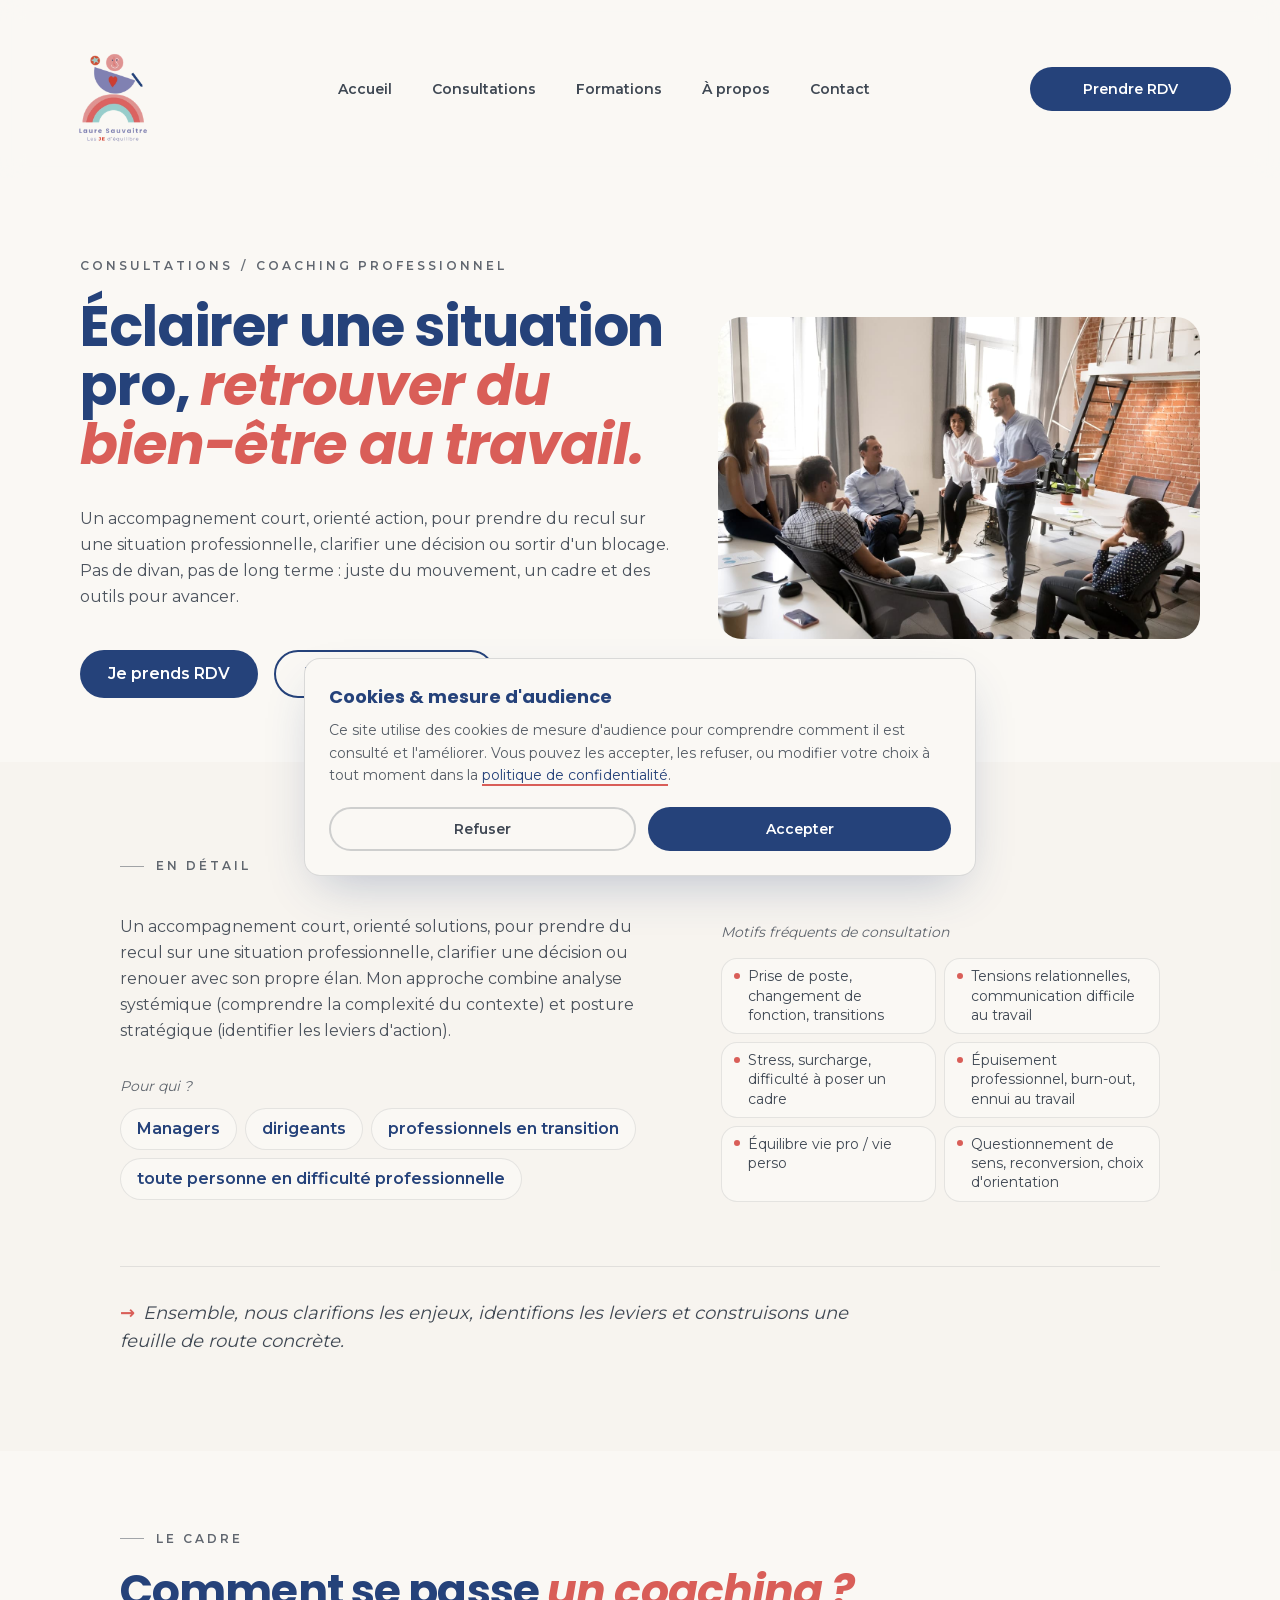
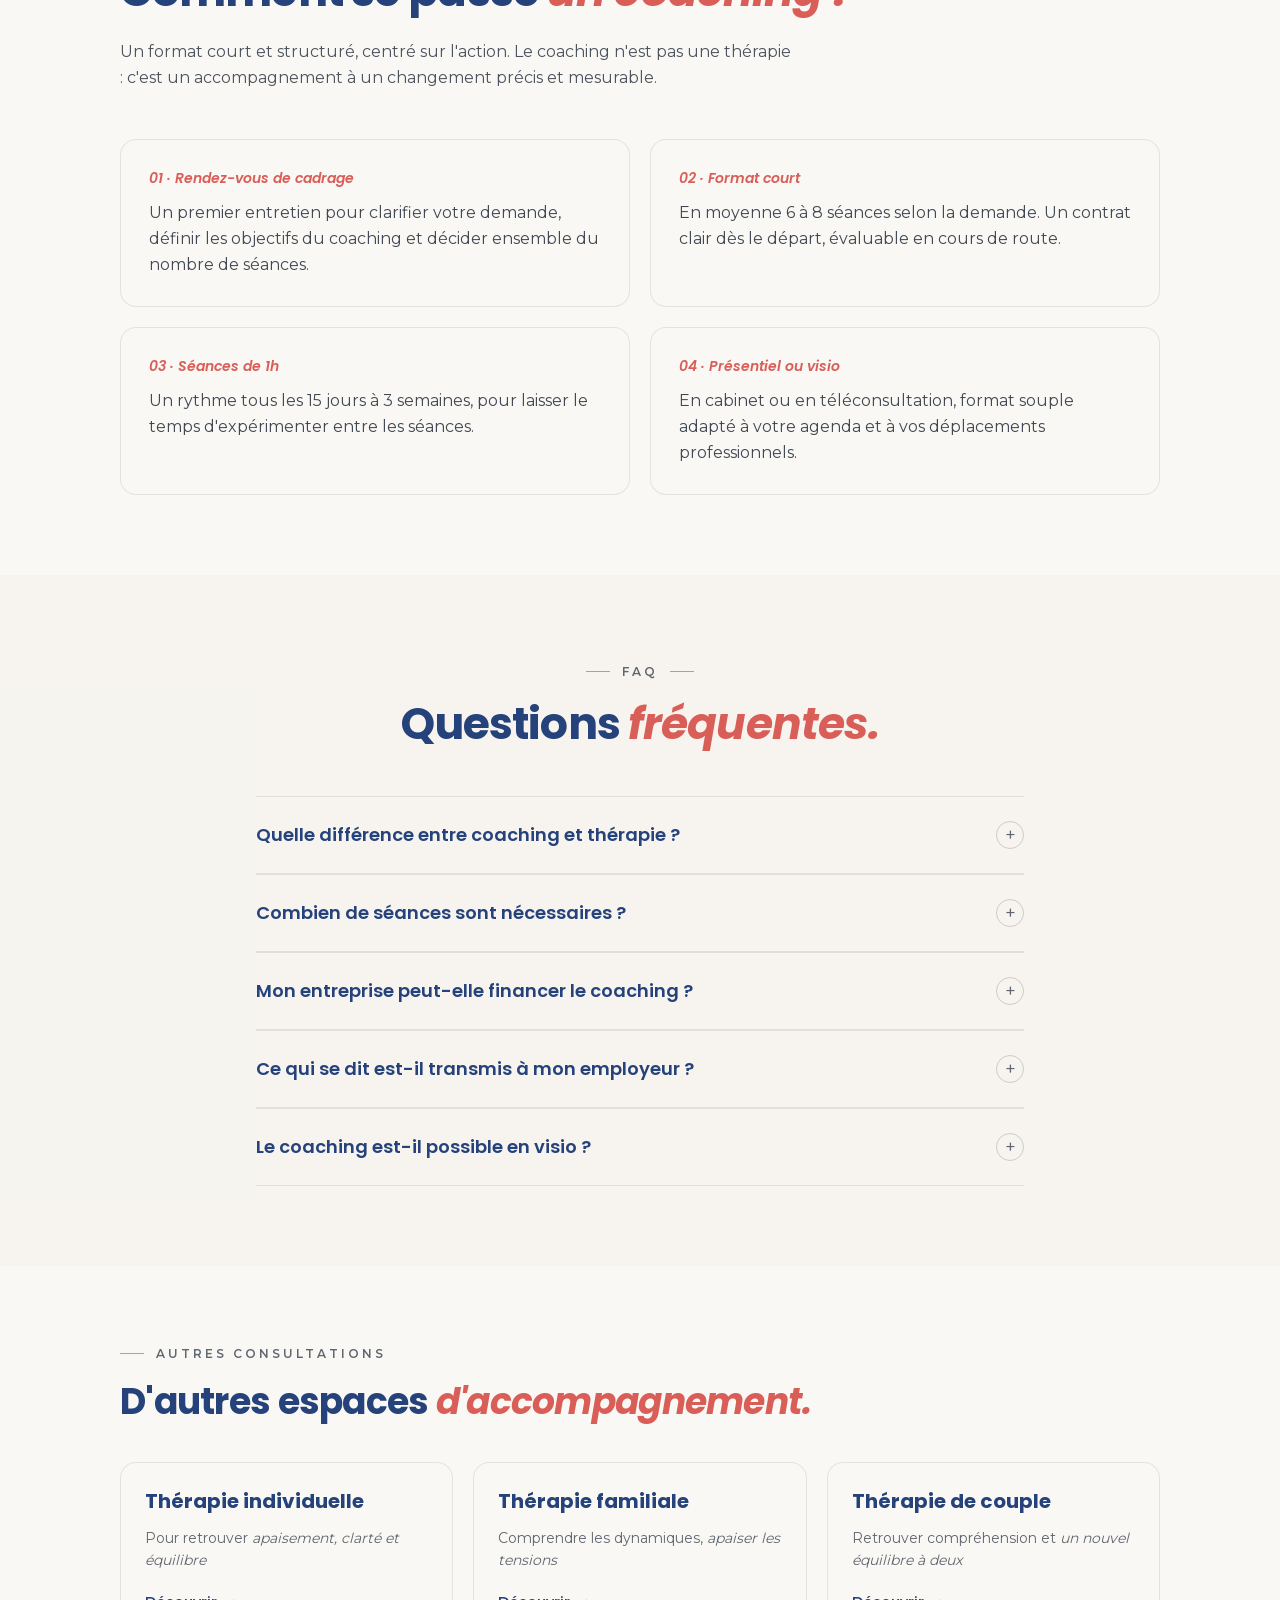
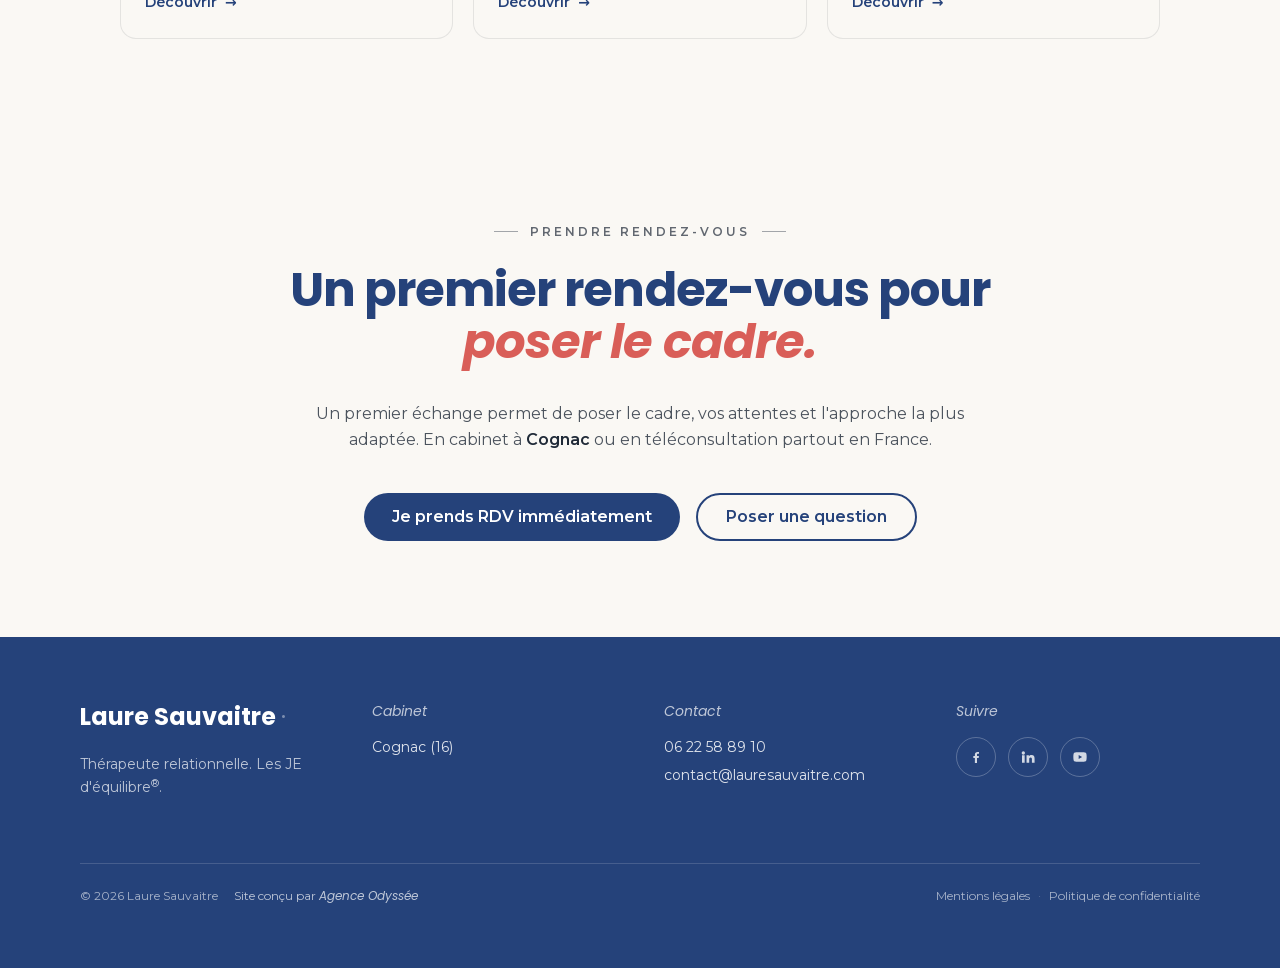
<file: consultations/coaching.html>
<!DOCTYPE html><html lang="fr" class="poppins_9fc342ce-module__eHRihq__variable montserrat_749a012d-module__NJFDTW__variable h-full antialiased"><head><meta charSet="utf-8"/><meta name="viewport" content="width=device-width, initial-scale=1"/><link rel="preload" href="/_next/static/media/47fe1b7cd6e6ed85-s.p.0~mcdl10zdfb3.woff2" as="font" crossorigin="" type="font/woff2"/><link rel="preload" href="/_next/static/media/6aac95a85db691f1-s.p.0qkjcfd5a90c2.woff2" as="font" crossorigin="" type="font/woff2"/><link rel="preload" href="/_next/static/media/829ba4228c966254-s.p.0ub.k0om~_-xi.woff2" as="font" crossorigin="" type="font/woff2"/><link rel="preload" href="/_next/static/media/a218039a3287bcfd-s.p.17-1enzs_j91b.woff2" as="font" crossorigin="" type="font/woff2"/><link rel="preload" href="/_next/static/media/b06c83c7cc676c09-s.p.15p9cfi8srt_k.woff2" as="font" crossorigin="" type="font/woff2"/><link rel="preload" href="/_next/static/media/b6620be20ad708dd-s.p.15glw.3ya746x.woff2" as="font" crossorigin="" type="font/woff2"/><link rel="preload" href="/_next/static/media/e2334d715941921e-s.p.12skym0rqknxy.woff2" as="font" crossorigin="" type="font/woff2"/><link rel="preload" href="/_next/static/media/e8f2fbee2754df70-s.p.0fzkl03jw-sdz.woff2" as="font" crossorigin="" type="font/woff2"/><link rel="preload" href="/_next/static/media/edcf447d6990da7e-s.p.0rmnzjlzsvg7u.woff2" as="font" crossorigin="" type="font/woff2"/><link rel="preload" as="image" href="/brand/logo.webp"/><link rel="preload" href="/brand/accompagnement-organisations.jpg" as="image"/><link rel="stylesheet" href="/_next/static/chunks/0twuv8_a4w9l..css" data-precedence="next"/><link rel="preload" as="script" fetchPriority="low" href="/_next/static/chunks/0ht900cau6_ur.js"/><script src="/_next/static/chunks/0dgq26a5_oy.a.js" async=""></script><script src="/_next/static/chunks/0n~dq4kpx9xxx.js" async=""></script><script src="/_next/static/chunks/0oui10gukf8nf.js" async=""></script><script src="/_next/static/chunks/turbopack-0kgh._d10w-q9.js" async=""></script><script src="/_next/static/chunks/0p1xu9k1ddqoz.js" async=""></script><script src="/_next/static/chunks/0d3shmwh5_nmn.js" async=""></script><meta name="next-size-adjust" content=""/><title>Coaching professionnel individuel · Laure Sauvaitre · Laure Sauvaitre</title><meta name="description" content="Coaching systémique et stratégique pour managers, dirigeants et professionnels en transition. Présentiel (Cognac) ou distanciel. Posture managériale, conflits, transitions."/><meta name="robots" content="index, follow"/><link rel="canonical" href="https://lauresauvaitre.com/consultations/coaching"/><meta property="og:title" content="Coaching professionnel individuel · Laure Sauvaitre · Laure Sauvaitre"/><meta property="og:description" content="Coaching systémique et stratégique pour managers, dirigeants et professionnels en transition. Présentiel (Cognac) ou distanciel. Posture managériale, conflits, transitions."/><meta property="og:url" content="https://lauresauvaitre.com"/><meta property="og:site_name" content="Laure Sauvaitre"/><meta property="og:locale" content="fr_FR"/><meta property="og:image" content="https://lauresauvaitre.com/og-default.jpg"/><meta property="og:image:width" content="1200"/><meta property="og:image:height" content="630"/><meta property="og:image:alt" content="Laure Sauvaitre, thérapeute relationnelle et coach systémique en Charente"/><meta property="og:type" content="website"/><meta name="twitter:card" content="summary_large_image"/><meta name="twitter:title" content="Coaching professionnel individuel · Laure Sauvaitre · Laure Sauvaitre"/><meta name="twitter:description" content="Coaching systémique et stratégique pour managers, dirigeants et professionnels en transition. Présentiel (Cognac) ou distanciel. Posture managériale, conflits, transitions."/><meta name="twitter:image" content="https://lauresauvaitre.com/og-default.jpg"/><meta name="twitter:image:alt" content="Laure Sauvaitre, thérapeute relationnelle et coach systémique en Charente"/><meta name="twitter:image:width" content="1200"/><meta name="twitter:image:height" content="630"/><link rel="icon" href="/icon.svg?icon.0c11ujt~tflyj.svg" sizes="any" type="image/svg+xml"/><script src="/_next/static/chunks/03~yq9q893hmn.js" noModule=""></script></head><body class="min-h-full flex flex-col font-body text-foreground bg-background"><div hidden=""><!--$--><!--/$--></div><script type="application/ld+json">{"@context":"https://schema.org","@type":"ProfessionalService","@id":"https://lauresauvaitre.com#organization","name":"Laure Sauvaitre","url":"https://lauresauvaitre.com","logo":"https://lauresauvaitre.com/brand/logo.webp","image":"https://lauresauvaitre.com/og-default.jpg","description":"Thérapeute relationnelle, coach systémique et stratégique à Cognac (Charente). Consultations individuelles, couple, famille, coaching et formations Qualiopi.","priceRange":"€€","telephone":"+33622588910","email":"mailto:contact@lauresauvaitre.com","address":{"@type":"PostalAddress","streetAddress":"24 rue de Segonzac","postalCode":"16100","addressLocality":"Cognac","addressRegion":"Charente","addressCountry":"FR"},"geo":{"@type":"GeoCoordinates","latitude":45.6898,"longitude":-0.3206},"areaServed":[{"@type":"Place","name":"Cognac"},{"@type":"Place","name":"Charente (16)"},{"@type":"Place","name":"Nouvelle-Aquitaine"},{"@type":"Place","name":"France (téléconsultation)"}],"sameAs":["https://www.linkedin.com/in/laure-sauvaitre-4713489b","https://www.facebook.com/lesjedequilibre","https://www.youtube.com/channel/UC7m3uyLe6G8E5Je1PD4fXtQ"],"founder":{"@type":"Person","name":"Laure Sauvaitre","jobTitle":"Thérapeute relationnelle · Coach systémique & stratégique","url":"https://lauresauvaitre.com","image":"https://lauresauvaitre.com/brand/portrait_laure.webp","knowsAbout":["Thérapie systémique et stratégique","Thérapie brève","Thérapie de couple","Thérapie familiale","Coaching d'équipe","Analyse de pratiques professionnelles","Photo-langage","Génogramme","Analyse transactionnelle","Sculptures systémiques","PNL"],"sameAs":["https://www.linkedin.com/in/laure-sauvaitre-4713489b","https://www.facebook.com/lesjedequilibre","https://www.youtube.com/channel/UC7m3uyLe6G8E5Je1PD4fXtQ"],"email":"mailto:contact@lauresauvaitre.com","telephone":"+33622588910","alumniOf":"15 ans professeur des écoles"},"employee":{"@type":"Person","name":"Laure Sauvaitre","jobTitle":"Thérapeute relationnelle · Coach systémique & stratégique","url":"https://lauresauvaitre.com","image":"https://lauresauvaitre.com/brand/portrait_laure.webp","knowsAbout":["Thérapie systémique et stratégique","Thérapie brève","Thérapie de couple","Thérapie familiale","Coaching d'équipe","Analyse de pratiques professionnelles","Photo-langage","Génogramme","Analyse transactionnelle","Sculptures systémiques","PNL"],"sameAs":["https://www.linkedin.com/in/laure-sauvaitre-4713489b","https://www.facebook.com/lesjedequilibre","https://www.youtube.com/channel/UC7m3uyLe6G8E5Je1PD4fXtQ"],"email":"mailto:contact@lauresauvaitre.com","telephone":"+33622588910","alumniOf":"15 ans professeur des écoles"}}</script><header class="sticky top-0 z-40 transition-all duration-300 bg-background/85 backdrop-blur-md"><nav class="mx-auto flex items-center justify-between transition-all duration-300 max-w-[1400px] px-6 md:px-12 py-3 md:py-6 border border-transparent"><a class="inline-flex items-center" aria-label="Accueil Laure Sauvaitre" href="/"><img src="/brand/logo.webp" alt="Laure Sauvaitre" class="w-auto transition-all duration-300 h-16 md:h-32"/></a><ul class="hidden lg:flex items-center gap-10 text-sm text-foreground/85"><li><a class="relative font-semibold hover:text-primary transition-colors after:absolute after:left-0 after:-bottom-1 after:h-[2px] after:w-0 after:bg-primary after:transition-all after:duration-300 hover:after:w-full" href="/">Accueil</a></li><li class="relative"><a class="relative font-semibold hover:text-primary transition-colors after:absolute after:left-0 after:-bottom-1 after:h-[2px] after:w-0 after:bg-primary after:transition-all after:duration-300 hover:after:w-full" aria-haspopup="true" aria-expanded="false" href="/consultations">Consultations</a><div class="absolute left-1/2 -translate-x-1/2 top-full pt-4 transition-all duration-200 opacity-0 -translate-y-1 pointer-events-none"><ul class="min-w-[280px] p-2 rounded-2xl bg-background border border-foreground/10 shadow-[0_12px_32px_-12px_rgba(37,66,122,0.25)]"><li><a class="block px-4 py-3 rounded-xl text-sm font-semibold text-foreground/85 hover:bg-chip/40 hover:text-primary transition-colors" href="/consultations/individuelle">Thérapie individuelle</a></li><li><a class="block px-4 py-3 rounded-xl text-sm font-semibold text-foreground/85 hover:bg-chip/40 hover:text-primary transition-colors" href="/consultations/familiale">Thérapie familiale</a></li><li><a class="block px-4 py-3 rounded-xl text-sm font-semibold text-foreground/85 hover:bg-chip/40 hover:text-primary transition-colors" href="/consultations/couple">Thérapie de couple</a></li><li><a class="block px-4 py-3 rounded-xl text-sm font-semibold text-foreground/85 hover:bg-chip/40 hover:text-primary transition-colors" href="/consultations/coaching">Coaching professionnel</a></li></ul></div></li><li><a class="relative font-semibold hover:text-primary transition-colors after:absolute after:left-0 after:-bottom-1 after:h-[2px] after:w-0 after:bg-primary after:transition-all after:duration-300 hover:after:w-full" href="/formations">Formations</a></li><li><a class="relative font-semibold hover:text-primary transition-colors after:absolute after:left-0 after:-bottom-1 after:h-[2px] after:w-0 after:bg-primary after:transition-all after:duration-300 hover:after:w-full" href="/a-propos">À propos</a></li><li><a class="relative font-semibold hover:text-primary transition-colors after:absolute after:left-0 after:-bottom-1 after:h-[2px] after:w-0 after:bg-primary after:transition-all after:duration-300 hover:after:w-full" href="/contact">Contact</a></li></ul><a href="https://www.ibookthedate.fr/therapeute/16100-cognac/laure-sauvaitre" target="_blank" rel="noopener noreferrer" class="group hidden lg:inline-flex items-center justify-center h-11 px-5 md:px-6 rounded-full bg-primary text-white text-sm font-semibold hover:bg-accent-subtle transition-colors"><span aria-hidden="true" class="inline-block w-[1.5em] mr-2 shrink-0"></span>Prendre RDV<span aria-hidden="true" class="inline-block w-[1.5em] ml-2 shrink-0 -translate-x-1 opacity-0 transition-all duration-200 group-hover:translate-x-0 group-hover:opacity-100">→</span></a><button type="button" class="lg:hidden inline-flex items-center justify-center size-11 rounded-full text-foreground hover:bg-foreground/5 transition-colors" aria-label="Ouvrir le menu" aria-expanded="false"><svg viewBox="0 0 24 24" fill="none" stroke="currentColor" stroke-width="2" stroke-linecap="round" class="size-6" aria-hidden="true"><line x1="4" y1="7" x2="20" y2="7"></line><line x1="4" y1="12" x2="20" y2="12"></line><line x1="4" y1="17" x2="20" y2="17"></line></svg></button></nav></header><div class="fixed inset-0 z-50 bg-background transition-opacity duration-300 lg:hidden opacity-0 pointer-events-none" aria-hidden="true"><div class="flex flex-col h-full px-6 pt-4 pb-10 overflow-y-auto"><div class="flex items-center justify-between"><a class="inline-flex items-center" aria-label="Accueil Laure Sauvaitre" href="/"><img src="/brand/logo.webp" alt="Laure Sauvaitre" class="h-16 w-auto"/></a><button type="button" class="inline-flex items-center justify-center size-11 rounded-full text-foreground hover:bg-foreground/5 transition-colors" aria-label="Fermer le menu"><svg viewBox="0 0 24 24" fill="none" stroke="currentColor" stroke-width="2" stroke-linecap="round" class="size-6" aria-hidden="true"><line x1="6" y1="6" x2="18" y2="18"></line><line x1="6" y1="18" x2="18" y2="6"></line></svg></button></div><ul class="mt-12 flex flex-col gap-5"><li><a class="font-heading text-3xl text-foreground hover:text-primary transition-colors" href="/">Accueil</a></li><li><button type="button" class="w-full flex items-center justify-between font-heading text-3xl text-foreground hover:text-primary transition-colors" aria-expanded="false">Consultations<span aria-hidden="true" class="text-2xl transition-transform duration-200 ">+</span></button><div class="overflow-hidden transition-all duration-300 max-h-0"><ul class="pl-3 flex flex-col gap-3 border-l-2 border-foreground/15"><li><a class="block pl-4 text-base italic text-foreground/70 hover:text-primary transition-colors" href="/consultations">Toutes les consultations</a></li><li><a class="block pl-4 text-lg text-foreground hover:text-primary transition-colors" href="/consultations/individuelle">Thérapie individuelle</a></li><li><a class="block pl-4 text-lg text-foreground hover:text-primary transition-colors" href="/consultations/familiale">Thérapie familiale</a></li><li><a class="block pl-4 text-lg text-foreground hover:text-primary transition-colors" href="/consultations/couple">Thérapie de couple</a></li><li><a class="block pl-4 text-lg text-foreground hover:text-primary transition-colors" href="/consultations/coaching">Coaching professionnel</a></li></ul></div></li><li><a class="font-heading text-3xl text-foreground hover:text-primary transition-colors" href="/formations">Formations</a></li><li><a class="font-heading text-3xl text-foreground hover:text-primary transition-colors" href="/a-propos">À propos</a></li><li><a class="font-heading text-3xl text-foreground hover:text-primary transition-colors" href="/contact">Contact</a></li></ul><a href="https://www.ibookthedate.fr/therapeute/16100-cognac/laure-sauvaitre" target="_blank" rel="noopener noreferrer" class="mt-auto inline-flex items-center justify-center h-14 px-7 rounded-full bg-primary text-white font-semibold hover:bg-accent-subtle transition-colors">Prendre RDV</a></div></div><main class="flex-1 flex flex-col"><script type="application/ld+json">{"@context":"https://schema.org","@type":"Service","name":"Coaching professionnel individuel · Laure Sauvaitre","description":"Éclairer une situation pro, retrouver du bien-être au travail. Un accompagnement court, orienté solutions, pour prendre du recul sur une situation professionnelle, clarifier une décision ou renouer avec son propre élan. Mon approche combine analyse systémique (comprendre la complexité du contexte) et posture stratégique (identifier les leviers d'action).","serviceType":"Psychotherapy","url":"https://lauresauvaitre.com/consultations/coaching","provider":{"@id":"https://lauresauvaitre.com#organization"},"areaServed":[{"@type":"Place","name":"Cognac"},{"@type":"Place","name":"Charente (16)"},{"@type":"Place","name":"Nouvelle-Aquitaine"},{"@type":"Place","name":"France (téléconsultation)"}]}</script><script type="application/ld+json">{"@context":"https://schema.org","@type":"FAQPage","mainEntity":[{"@type":"Question","name":"Quelle différence entre coaching et thérapie ?","acceptedAnswer":{"@type":"Answer","text":"Le coaching est court, orienté action, centré sur un objectif professionnel précis et mesurable. La thérapie explore plus profondément ce qui se joue sur le long terme. Le coaching ne prétend pas soigner, il aide à avancer."}},{"@type":"Question","name":"Combien de séances sont nécessaires ?","acceptedAnswer":{"@type":"Answer","text":"En général 6 à 8 séances, parfois moins pour une demande très ciblée. Un contrat clair est posé dès le premier rendez-vous, avec une évaluation à mi-parcours."}},{"@type":"Question","name":"Mon entreprise peut-elle financer le coaching ?","acceptedAnswer":{"@type":"Answer","text":"Oui, via une convention professionnelle. Le coaching peut être pris en charge par l'employeur."}},{"@type":"Question","name":"Ce qui se dit est-il transmis à mon employeur ?","acceptedAnswer":{"@type":"Answer","text":"Jamais. La confidentialité est absolue. Si un tiers finance, les retours se limitent à un cadre défini ensemble (objectifs travaillés, progression), sans jamais aborder le contenu des séances."}},{"@type":"Question","name":"Le coaching est-il possible en visio ?","acceptedAnswer":{"@type":"Answer","text":"Oui, totalement. Le format distanciel fonctionne très bien pour le coaching, notamment pour les dirigeants et managers qui voyagent ou ont un agenda serré."}}]}</script><section class="relative"><div class="mx-auto max-w-[1400px] px-6 md:px-16 lg:px-20 pt-10 md:pt-20 pb-12 md:pb-16 grid gap-10 md:gap-12 md:grid-cols-[1.1fr_0.9fr] md:items-center"><div><p class="text-xs tracking-[0.25em] uppercase text-foreground/70 font-semibold"><a class="hover:text-primary transition-colors" href="/consultations">Consultations</a><span aria-hidden="true" class="mx-2 text-foreground/65">/</span><span>Coaching professionnel</span></p><h1 class="mt-6 font-heading font-bold text-primary text-[2.25rem] md:text-[2.75rem] lg:text-[3.5rem] leading-[1.05] tracking-[-0.02em]">Éclairer une situation pro,<!-- --> <em class="italic text-accent-warm">retrouver du bien-être au travail.</em></h1><p class="mt-8 text-sm md:text-base text-foreground/80 leading-relaxed">Un accompagnement court, orienté action, pour prendre du recul sur une situation professionnelle, clarifier une décision ou sortir d&#x27;un blocage. Pas de divan, pas de long terme : juste du mouvement, un cadre et des outils pour avancer.</p><div class="mt-10 flex flex-nowrap gap-3 sm:gap-4"><a href="https://www.ibookthedate.fr/therapeute/16100-cognac/laure-sauvaitre" target="_blank" rel="noopener noreferrer" class="group relative inline-flex h-12 flex-1 sm:flex-none items-center justify-center px-5 sm:px-7 rounded-full bg-primary text-white text-sm sm:text-base font-semibold whitespace-nowrap hover:bg-accent-subtle transition-colors"><span class="md:transition-transform md:duration-200 md:group-hover:-translate-x-2">Je prends RDV</span><span aria-hidden="true" class="hidden md:block absolute right-4 -translate-x-1 opacity-0 transition-all duration-200 group-hover:translate-x-0 group-hover:opacity-100">→</span></a><a class="group relative inline-flex h-12 flex-1 sm:flex-none items-center justify-center px-5 sm:px-7 rounded-full border-2 border-primary text-primary text-sm sm:text-base font-semibold whitespace-nowrap hover:bg-primary hover:text-white transition-colors" href="/contact"><span class="md:transition-transform md:duration-200 md:group-hover:-translate-x-2">Poser une question</span><span aria-hidden="true" class="hidden md:block absolute right-4 -translate-x-1 opacity-0 transition-all duration-200 group-hover:translate-x-0 group-hover:opacity-100">→</span></a></div></div><div class="relative aspect-[3/2] w-full md:max-w-xl mx-auto md:mx-0 md:ml-auto rounded-3xl overflow-hidden"><img src="/brand/accompagnement-organisations.jpg" alt="Coaching professionnel individuel, prise de recul et clarification" class="absolute inset-0 h-full w-full object-cover"/></div></div></section><section class="py-16 md:py-24 bg-chip/25"><div class="mx-auto max-w-[1200px] px-6 md:px-16 lg:px-20"><p class="flex items-center gap-3 text-xs tracking-[0.25em] uppercase text-foreground/70 font-semibold"><span aria-hidden="true" class="h-px w-6 bg-foreground/40"></span>En détail</p><div class="mt-8 md:mt-10 grid gap-10 md:gap-16 md:grid-cols-[1.1fr_0.9fr]"><div><p class="text-sm md:text-base text-foreground/80 leading-relaxed">Un accompagnement court, orienté solutions, pour prendre du recul sur une situation professionnelle, clarifier une décision ou renouer avec son propre élan. Mon approche combine analyse systémique (comprendre la complexité du contexte) et posture stratégique (identifier les leviers d&#x27;action).</p><div class="mt-8"><p class="italic text-sm text-foreground/70">Pour qui ?</p><ul class="mt-3 flex flex-wrap gap-2"><li class="px-4 py-2 rounded-full bg-background border border-foreground/10 text-sm md:text-base font-semibold text-primary">Managers</li><li class="px-4 py-2 rounded-full bg-background border border-foreground/10 text-sm md:text-base font-semibold text-primary">dirigeants</li><li class="px-4 py-2 rounded-full bg-background border border-foreground/10 text-sm md:text-base font-semibold text-primary">professionnels en transition</li><li class="px-4 py-2 rounded-full bg-background border border-foreground/10 text-sm md:text-base font-semibold text-primary">toute personne en difficulté professionnelle</li></ul></div></div><aside class="md:pt-2"><p class="italic text-sm text-foreground/70">Motifs fréquents de consultation</p><ul class="mt-4 grid grid-cols-1 sm:grid-cols-2 gap-2"><li class="inline-flex items-start gap-2 pl-3 pr-3.5 py-2 rounded-2xl bg-background border border-foreground/10 text-xs md:text-sm text-foreground/85 leading-snug"><span aria-hidden="true" class="mt-[0.4em] size-1.5 rounded-full bg-accent-warm shrink-0"></span><span>Prise de poste, changement de fonction, transitions</span></li><li class="inline-flex items-start gap-2 pl-3 pr-3.5 py-2 rounded-2xl bg-background border border-foreground/10 text-xs md:text-sm text-foreground/85 leading-snug"><span aria-hidden="true" class="mt-[0.4em] size-1.5 rounded-full bg-accent-warm shrink-0"></span><span>Tensions relationnelles, communication difficile au travail</span></li><li class="inline-flex items-start gap-2 pl-3 pr-3.5 py-2 rounded-2xl bg-background border border-foreground/10 text-xs md:text-sm text-foreground/85 leading-snug"><span aria-hidden="true" class="mt-[0.4em] size-1.5 rounded-full bg-accent-warm shrink-0"></span><span>Stress, surcharge, difficulté à poser un cadre</span></li><li class="inline-flex items-start gap-2 pl-3 pr-3.5 py-2 rounded-2xl bg-background border border-foreground/10 text-xs md:text-sm text-foreground/85 leading-snug"><span aria-hidden="true" class="mt-[0.4em] size-1.5 rounded-full bg-accent-warm shrink-0"></span><span>Épuisement professionnel, burn-out, ennui au travail</span></li><li class="inline-flex items-start gap-2 pl-3 pr-3.5 py-2 rounded-2xl bg-background border border-foreground/10 text-xs md:text-sm text-foreground/85 leading-snug"><span aria-hidden="true" class="mt-[0.4em] size-1.5 rounded-full bg-accent-warm shrink-0"></span><span>Équilibre vie pro / vie perso</span></li><li class="inline-flex items-start gap-2 pl-3 pr-3.5 py-2 rounded-2xl bg-background border border-foreground/10 text-xs md:text-sm text-foreground/85 leading-snug"><span aria-hidden="true" class="mt-[0.4em] size-1.5 rounded-full bg-accent-warm shrink-0"></span><span>Questionnement de sens, reconversion, choix d&#x27;orientation</span></li></ul></aside></div><div class="mt-14 md:mt-16 pt-8 border-t border-foreground/10"><p class="italic text-base md:text-lg text-foreground/85 max-w-3xl"><span aria-hidden="true" class="mr-2 not-italic text-accent-warm font-semibold">→</span>Ensemble, nous clarifions les enjeux, identifions les leviers et construisons une feuille de route concrète.</p></div></div></section><section class="py-16 md:py-20"><div class="mx-auto max-w-[1200px] px-6 md:px-16 lg:px-20"><p class="flex items-center gap-3 text-xs tracking-[0.25em] uppercase text-foreground/70 font-semibold"><span aria-hidden="true" class="h-px w-6 bg-foreground/40"></span>Le cadre</p><h2 class="mt-5 font-heading font-bold text-primary text-[2rem] md:text-[2.25rem] lg:text-[2.75rem] leading-[1.1] tracking-[-0.02em] max-w-3xl">Comment se passe<!-- --> <em class="italic text-accent-warm">un coaching ?</em></h2><p class="mt-6 max-w-2xl text-sm md:text-base text-foreground/80 leading-relaxed">Un format court et structuré, centré sur l&#x27;action. Le coaching n&#x27;est pas une thérapie : c&#x27;est un accompagnement à un changement précis et mesurable.</p><ul class="mt-12 grid gap-5 md:grid-cols-2"><li class="p-6 md:p-7 rounded-2xl bg-background border border-foreground/10"><p class="italic font-heading text-sm text-accent-warm font-semibold">01 · Rendez-vous de cadrage</p><p class="mt-3 text-sm md:text-base text-foreground/85 leading-relaxed">Un premier entretien pour clarifier votre demande, définir les objectifs du coaching et décider ensemble du nombre de séances.</p></li><li class="p-6 md:p-7 rounded-2xl bg-background border border-foreground/10"><p class="italic font-heading text-sm text-accent-warm font-semibold">02 · Format court</p><p class="mt-3 text-sm md:text-base text-foreground/85 leading-relaxed">En moyenne 6 à 8 séances selon la demande. Un contrat clair dès le départ, évaluable en cours de route.</p></li><li class="p-6 md:p-7 rounded-2xl bg-background border border-foreground/10"><p class="italic font-heading text-sm text-accent-warm font-semibold">03 · Séances de 1h</p><p class="mt-3 text-sm md:text-base text-foreground/85 leading-relaxed">Un rythme tous les 15 jours à 3 semaines, pour laisser le temps d&#x27;expérimenter entre les séances.</p></li><li class="p-6 md:p-7 rounded-2xl bg-background border border-foreground/10"><p class="italic font-heading text-sm text-accent-warm font-semibold">04 · Présentiel ou visio</p><p class="mt-3 text-sm md:text-base text-foreground/85 leading-relaxed">En cabinet ou en téléconsultation, format souple adapté à votre agenda et à vos déplacements professionnels.</p></li></ul></div></section><section class="py-16 md:py-20 bg-chip/25"><div class="mx-auto max-w-[1200px] px-6 md:px-16 lg:px-20 text-center"><p class="inline-flex items-center gap-3 text-xs tracking-[0.25em] uppercase text-foreground/70 font-semibold"><span aria-hidden="true" class="h-px w-6 bg-foreground/40"></span>FAQ<span aria-hidden="true" class="h-px w-6 bg-foreground/40"></span></p><h2 class="mt-5 font-heading font-bold text-primary text-[2rem] md:text-[2.25rem] lg:text-[2.75rem] leading-[1.1] tracking-[-0.02em]">Questions<!-- --> <em class="italic text-accent-warm">fréquentes.</em></h2><ul class="mt-12 max-w-3xl mx-auto text-left"><li><details name="faq-coaching" class="group border-b border-foreground/10 first:border-t py-2"><summary class="flex items-center gap-4 py-4 cursor-pointer select-none list-none [&amp;::-webkit-details-marker]:hidden"><span class="flex-1 font-heading font-semibold text-primary text-base md:text-lg group-hover:text-accent-warm group-open:text-accent-warm transition-colors">Quelle différence entre coaching et thérapie ?</span><span aria-hidden="true" class="shrink-0 size-7 flex items-center justify-center rounded-full border border-foreground/20 text-foreground/70 text-lg leading-none group-open:rotate-45 group-open:border-accent-warm group-open:text-accent-warm transition-all duration-200">+</span></summary><div class="pb-5 pr-10 text-sm md:text-base text-foreground/80 leading-relaxed">Le coaching est court, orienté action, centré sur un objectif professionnel précis et mesurable. La thérapie explore plus profondément ce qui se joue sur le long terme. Le coaching ne prétend pas soigner, il aide à avancer.</div></details></li><li><details name="faq-coaching" class="group border-b border-foreground/10 first:border-t py-2"><summary class="flex items-center gap-4 py-4 cursor-pointer select-none list-none [&amp;::-webkit-details-marker]:hidden"><span class="flex-1 font-heading font-semibold text-primary text-base md:text-lg group-hover:text-accent-warm group-open:text-accent-warm transition-colors">Combien de séances sont nécessaires ?</span><span aria-hidden="true" class="shrink-0 size-7 flex items-center justify-center rounded-full border border-foreground/20 text-foreground/70 text-lg leading-none group-open:rotate-45 group-open:border-accent-warm group-open:text-accent-warm transition-all duration-200">+</span></summary><div class="pb-5 pr-10 text-sm md:text-base text-foreground/80 leading-relaxed">En général 6 à 8 séances, parfois moins pour une demande très ciblée. Un contrat clair est posé dès le premier rendez-vous, avec une évaluation à mi-parcours.</div></details></li><li><details name="faq-coaching" class="group border-b border-foreground/10 first:border-t py-2"><summary class="flex items-center gap-4 py-4 cursor-pointer select-none list-none [&amp;::-webkit-details-marker]:hidden"><span class="flex-1 font-heading font-semibold text-primary text-base md:text-lg group-hover:text-accent-warm group-open:text-accent-warm transition-colors">Mon entreprise peut-elle financer le coaching ?</span><span aria-hidden="true" class="shrink-0 size-7 flex items-center justify-center rounded-full border border-foreground/20 text-foreground/70 text-lg leading-none group-open:rotate-45 group-open:border-accent-warm group-open:text-accent-warm transition-all duration-200">+</span></summary><div class="pb-5 pr-10 text-sm md:text-base text-foreground/80 leading-relaxed">Oui, via une convention professionnelle. Le coaching peut être pris en charge par l&#x27;employeur.</div></details></li><li><details name="faq-coaching" class="group border-b border-foreground/10 first:border-t py-2"><summary class="flex items-center gap-4 py-4 cursor-pointer select-none list-none [&amp;::-webkit-details-marker]:hidden"><span class="flex-1 font-heading font-semibold text-primary text-base md:text-lg group-hover:text-accent-warm group-open:text-accent-warm transition-colors">Ce qui se dit est-il transmis à mon employeur ?</span><span aria-hidden="true" class="shrink-0 size-7 flex items-center justify-center rounded-full border border-foreground/20 text-foreground/70 text-lg leading-none group-open:rotate-45 group-open:border-accent-warm group-open:text-accent-warm transition-all duration-200">+</span></summary><div class="pb-5 pr-10 text-sm md:text-base text-foreground/80 leading-relaxed">Jamais. La confidentialité est absolue. Si un tiers finance, les retours se limitent à un cadre défini ensemble (objectifs travaillés, progression), sans jamais aborder le contenu des séances.</div></details></li><li><details name="faq-coaching" class="group border-b border-foreground/10 first:border-t py-2"><summary class="flex items-center gap-4 py-4 cursor-pointer select-none list-none [&amp;::-webkit-details-marker]:hidden"><span class="flex-1 font-heading font-semibold text-primary text-base md:text-lg group-hover:text-accent-warm group-open:text-accent-warm transition-colors">Le coaching est-il possible en visio ?</span><span aria-hidden="true" class="shrink-0 size-7 flex items-center justify-center rounded-full border border-foreground/20 text-foreground/70 text-lg leading-none group-open:rotate-45 group-open:border-accent-warm group-open:text-accent-warm transition-all duration-200">+</span></summary><div class="pb-5 pr-10 text-sm md:text-base text-foreground/80 leading-relaxed">Oui, totalement. Le format distanciel fonctionne très bien pour le coaching, notamment pour les dirigeants et managers qui voyagent ou ont un agenda serré.</div></details></li></ul></div></section><section class="py-16 md:py-20"><div class="mx-auto max-w-[1200px] px-6 md:px-16 lg:px-20"><p class="flex items-center gap-3 text-xs tracking-[0.25em] uppercase text-foreground/70 font-semibold"><span aria-hidden="true" class="h-px w-6 bg-foreground/40"></span>Autres consultations</p><h2 class="mt-5 font-heading font-bold text-primary text-[2rem] md:text-[2.25rem] leading-[1.1] tracking-[-0.02em]">D&#x27;autres espaces<!-- --> <em class="italic text-accent-warm">d&#x27;accompagnement.</em></h2><ul class="mt-10 grid gap-5 md:grid-cols-3"><li><a class="group block h-full p-6 rounded-2xl border border-foreground/10 bg-background hover:border-accent-warm transition-colors" href="/consultations/individuelle"><p class="font-heading font-bold text-primary text-lg md:text-xl group-hover:text-accent-warm transition-colors">Thérapie individuelle</p><p class="mt-3 text-sm text-foreground/70 leading-relaxed">Pour retrouver<!-- --> <em class="italic">apaisement, clarté et équilibre</em></p><p class="mt-5 inline-flex items-center gap-2 text-sm font-semibold text-primary group-hover:text-accent-warm transition-colors">Découvrir<span aria-hidden="true" class="transition-transform duration-200 group-hover:translate-x-1">→</span></p></a></li><li><a class="group block h-full p-6 rounded-2xl border border-foreground/10 bg-background hover:border-accent-warm transition-colors" href="/consultations/familiale"><p class="font-heading font-bold text-primary text-lg md:text-xl group-hover:text-accent-warm transition-colors">Thérapie familiale</p><p class="mt-3 text-sm text-foreground/70 leading-relaxed">Comprendre les dynamiques,<!-- --> <em class="italic">apaiser les tensions</em></p><p class="mt-5 inline-flex items-center gap-2 text-sm font-semibold text-primary group-hover:text-accent-warm transition-colors">Découvrir<span aria-hidden="true" class="transition-transform duration-200 group-hover:translate-x-1">→</span></p></a></li><li><a class="group block h-full p-6 rounded-2xl border border-foreground/10 bg-background hover:border-accent-warm transition-colors" href="/consultations/couple"><p class="font-heading font-bold text-primary text-lg md:text-xl group-hover:text-accent-warm transition-colors">Thérapie de couple</p><p class="mt-3 text-sm text-foreground/70 leading-relaxed">Retrouver compréhension et<!-- --> <em class="italic">un nouvel équilibre à deux</em></p><p class="mt-5 inline-flex items-center gap-2 text-sm font-semibold text-primary group-hover:text-accent-warm transition-colors">Découvrir<span aria-hidden="true" class="transition-transform duration-200 group-hover:translate-x-1">→</span></p></a></li></ul></div></section><section class="py-16 md:py-24"><div class="mx-auto max-w-[900px] px-6 text-center"><p class="inline-flex items-center gap-3 text-xs tracking-[0.25em] uppercase text-foreground/70 font-semibold"><span aria-hidden="true" class="h-px w-6 bg-foreground/40"></span>Prendre rendez-vous<span aria-hidden="true" class="h-px w-6 bg-foreground/40"></span></p><h2 class="mt-6 font-heading font-bold text-primary text-[2rem] md:text-[2.5rem] lg:text-[3rem] leading-[1.1] tracking-[-0.02em]">Un premier rendez-vous pour<br/><em class="italic text-accent-warm">poser le cadre.</em></h2><p class="mt-8 max-w-2xl mx-auto text-sm md:text-base text-foreground/80 leading-relaxed">Un premier échange permet de poser le cadre, vos attentes et l&#x27;approche la plus adaptée. En cabinet à<!-- --> <strong class="font-semibold text-foreground">Cognac</strong> <!-- -->ou en téléconsultation partout en France.</p><div class="mt-10 flex flex-wrap gap-4 justify-center"><a href="https://www.ibookthedate.fr/therapeute/16100-cognac/laure-sauvaitre" target="_blank" rel="noopener noreferrer" class="group relative inline-flex h-12 items-center justify-center px-7 rounded-full bg-primary text-white font-semibold hover:bg-accent-subtle transition-colors"><span class="md:transition-transform md:duration-200 md:group-hover:-translate-x-2">Je prends RDV immédiatement</span><span aria-hidden="true" class="hidden md:block absolute right-4 -translate-x-1 opacity-0 transition-all duration-200 group-hover:translate-x-0 group-hover:opacity-100">→</span></a><a class="group relative inline-flex h-12 items-center justify-center px-7 rounded-full border-2 border-primary text-primary font-semibold hover:bg-primary hover:text-white transition-colors" href="/contact"><span class="md:transition-transform md:duration-200 md:group-hover:-translate-x-2">Poser une question</span><span aria-hidden="true" class="hidden md:block absolute right-4 -translate-x-1 opacity-0 transition-all duration-200 group-hover:translate-x-0 group-hover:opacity-100">→</span></a></div></div></section><!--$--><!--/$--></main><footer class="bg-primary text-white"><div class="mx-auto max-w-[1400px] px-6 md:px-16 lg:px-20 py-14 md:py-16"><div class="grid gap-10 md:gap-12 md:grid-cols-4"><div><p class="font-heading font-bold text-2xl text-white">Laure Sauvaitre<!-- --> <span aria-hidden="true" class="text-white/40 font-normal">·</span></p><p class="mt-5 text-sm text-white/70 leading-relaxed">Thérapeute relationnelle. Les JE d&#x27;équilibre<sup>®</sup>.</p></div><div><p class="italic font-heading text-sm text-white/70">Cabinet</p><p class="mt-4 text-sm text-white/85">Cognac (16)</p></div><div><p class="italic font-heading text-sm text-white/70">Contact</p><p class="mt-4 text-sm"><a href="tel:+33622588910" class="text-white/85 hover:text-accent-soft transition-colors">06 22 58 89 10</a></p><p class="mt-2 text-sm"><a href="mailto:contact@lauresauvaitre.com" class="text-white/85 hover:text-accent-soft transition-colors">contact@lauresauvaitre.com</a></p></div><div><p class="italic font-heading text-sm text-white/70">Suivre</p><ul class="mt-4 flex items-center gap-3"><li><a href="https://www.facebook.com/lesjedequilibre" target="_blank" rel="noopener noreferrer" aria-label="Facebook" class="inline-flex items-center justify-center size-10 rounded-full border border-white/25 text-white/80 hover:border-accent-soft hover:text-accent-soft transition-colors"><svg viewBox="0 0 24 24" fill="currentColor" aria-hidden="true" class="size-4"><path d="M13.5 21v-7.5h2.5l.38-3H13.5V8.62c0-.87.24-1.46 1.49-1.46H16.5V4.47a20.66 20.66 0 0 0-2.31-.12c-2.29 0-3.86 1.4-3.86 3.96V10.5H8v3h2.33V21h3.17Z"></path></svg></a></li><li><a href="https://www.linkedin.com/in/laure-sauvaitre-4713489b" target="_blank" rel="noopener noreferrer" aria-label="LinkedIn" class="inline-flex items-center justify-center size-10 rounded-full border border-white/25 text-white/80 hover:border-accent-soft hover:text-accent-soft transition-colors"><svg viewBox="0 0 24 24" fill="currentColor" aria-hidden="true" class="size-4"><path d="M4.98 3.5a2.5 2.5 0 1 1 0 5 2.5 2.5 0 0 1 0-5ZM3 9.5h4v11H3v-11ZM9.5 9.5h3.83v1.5h.05c.53-.95 1.82-1.95 3.75-1.95 4 0 4.74 2.5 4.74 5.76V20.5h-4V15.5c0-1.25-.02-2.85-1.88-2.85-1.88 0-2.17 1.35-2.17 2.76V20.5h-4v-11Z"></path></svg></a></li><li><a href="https://www.youtube.com/channel/UC7m3uyLe6G8E5Je1PD4fXtQ" target="_blank" rel="noopener noreferrer" aria-label="YouTube" class="inline-flex items-center justify-center size-10 rounded-full border border-white/25 text-white/80 hover:border-accent-soft hover:text-accent-soft transition-colors"><svg viewBox="0 0 24 24" fill="currentColor" aria-hidden="true" class="size-4"><path d="M21.58 7.19a2.51 2.51 0 0 0-1.77-1.77C18.25 5 12 5 12 5s-6.25 0-7.81.42A2.51 2.51 0 0 0 2.42 7.19 26.2 26.2 0 0 0 2 12a26.2 26.2 0 0 0 .42 4.81 2.51 2.51 0 0 0 1.77 1.77C5.75 19 12 19 12 19s6.25 0 7.81-.42a2.51 2.51 0 0 0 1.77-1.77A26.2 26.2 0 0 0 22 12a26.2 26.2 0 0 0-.42-4.81ZM10 15V9l5.2 3-5.2 3Z"></path></svg></a></li></ul></div></div><div class="mt-14 md:mt-16 pt-6 border-t border-white/15 flex flex-col md:flex-row items-start md:items-center justify-between gap-3 text-xs text-white/60"><div class="flex flex-col md:flex-row md:items-center gap-x-4 gap-y-1"><p>© <!-- -->2026<!-- --> <!-- -->Laure Sauvaitre</p><p class="text-white/70">Site conçu par<!-- --> <a href="https://odyssee-agency.com" target="_blank" rel="noopener noreferrer" class="italic font-heading text-white/70 hover:text-accent-soft transition-colors">Agence Odyssée</a></p></div><ul class="flex flex-wrap items-center gap-x-2 gap-y-1"><li class="flex items-center gap-2"><a class="hover:text-accent-soft transition-colors" href="/mentions-legales">Mentions légales</a></li><li class="flex items-center gap-2"><span aria-hidden="true" class="text-white/30">·</span><a class="hover:text-accent-soft transition-colors" href="/politique-confidentialite">Politique de confidentialité</a></li></ul></div></div></footer><a href="https://www.ibookthedate.fr/therapeute/16100-cognac/laure-sauvaitre" target="_blank" rel="noopener noreferrer" aria-label="Prendre rendez-vous" class="group fixed bottom-5 right-5 md:bottom-8 md:right-8 z-30 lg:hidden inline-flex items-center gap-2 h-12 md:h-14 px-5 md:px-6 rounded-full bg-primary text-white text-sm md:text-base font-semibold md:shadow-[0_12px_32px_-8px_rgba(37,66,122,0.5)] hover:bg-accent-subtle md:hover:shadow-[0_16px_40px_-8px_rgba(37,66,122,0.6)] transition-all duration-200"><svg viewBox="0 0 24 24" fill="none" stroke="currentColor" stroke-width="2" stroke-linecap="round" stroke-linejoin="round" class="size-5 shrink-0" aria-hidden="true"><rect x="3" y="4" width="18" height="18" rx="2" ry="2"></rect><line x1="16" y1="2" x2="16" y2="6"></line><line x1="8" y1="2" x2="8" y2="6"></line><line x1="3" y1="10" x2="21" y2="10"></line></svg>Prendre RDV</a><script src="/_next/static/chunks/0ht900cau6_ur.js" id="_R_" async=""></script><script>(self.__next_f=self.__next_f||[]).push([0])</script><script>self.__next_f.push([1,"1:\"$Sreact.fragment\"\ne:I[68027,[\"/_next/static/chunks/0p1xu9k1ddqoz.js\",\"/_next/static/chunks/0d3shmwh5_nmn.js\"],\"default\",1]\n:HL[\"/_next/static/chunks/0twuv8_a4w9l..css\",\"style\"]\n:HL[\"/_next/static/media/47fe1b7cd6e6ed85-s.p.0~mcdl10zdfb3.woff2\",\"font\",{\"crossOrigin\":\"\",\"type\":\"font/woff2\"}]\n:HL[\"/_next/static/media/6aac95a85db691f1-s.p.0qkjcfd5a90c2.woff2\",\"font\",{\"crossOrigin\":\"\",\"type\":\"font/woff2\"}]\n:HL[\"/_next/static/media/829ba4228c966254-s.p.0ub.k0om~_-xi.woff2\",\"font\",{\"crossOrigin\":\"\",\"type\":\"font/woff2\"}]\n:HL[\"/_next/static/media/a218039a3287bcfd-s.p.17-1enzs_j91b.woff2\",\"font\",{\"crossOrigin\":\"\",\"type\":\"font/woff2\"}]\n:HL[\"/_next/static/media/b06c83c7cc676c09-s.p.15p9cfi8srt_k.woff2\",\"font\",{\"crossOrigin\":\"\",\"type\":\"font/woff2\"}]\n:HL[\"/_next/static/media/b6620be20ad708dd-s.p.15glw.3ya746x.woff2\",\"font\",{\"crossOrigin\":\"\",\"type\":\"font/woff2\"}]\n:HL[\"/_next/static/media/e2334d715941921e-s.p.12skym0rqknxy.woff2\",\"font\",{\"crossOrigin\":\"\",\"type\":\"font/woff2\"}]\n:HL[\"/_next/static/media/e8f2fbee2754df70-s.p.0fzkl03jw-sdz.woff2\",\"font\",{\"crossOrigin\":\"\",\"type\":\"font/woff2\"}]\n:HL[\"/_next/static/media/edcf447d6990da7e-s.p.0rmnzjlzsvg7u.woff2\",\"font\",{\"crossOrigin\":\"\",\"type\":\"font/woff2\"}]\n2:Ta8e,"])</script><script>self.__next_f.push([1,"{\"@context\":\"https://schema.org\",\"@type\":\"ProfessionalService\",\"@id\":\"https://lauresauvaitre.com#organization\",\"name\":\"Laure Sauvaitre\",\"url\":\"https://lauresauvaitre.com\",\"logo\":\"https://lauresauvaitre.com/brand/logo.webp\",\"image\":\"https://lauresauvaitre.com/og-default.jpg\",\"description\":\"Thérapeute relationnelle, coach systémique et stratégique à Cognac (Charente). Consultations individuelles, couple, famille, coaching et formations Qualiopi.\",\"priceRange\":\"€€\",\"telephone\":\"+33622588910\",\"email\":\"mailto:contact@lauresauvaitre.com\",\"address\":{\"@type\":\"PostalAddress\",\"streetAddress\":\"24 rue de Segonzac\",\"postalCode\":\"16100\",\"addressLocality\":\"Cognac\",\"addressRegion\":\"Charente\",\"addressCountry\":\"FR\"},\"geo\":{\"@type\":\"GeoCoordinates\",\"latitude\":45.6898,\"longitude\":-0.3206},\"areaServed\":[{\"@type\":\"Place\",\"name\":\"Cognac\"},{\"@type\":\"Place\",\"name\":\"Charente (16)\"},{\"@type\":\"Place\",\"name\":\"Nouvelle-Aquitaine\"},{\"@type\":\"Place\",\"name\":\"France (téléconsultation)\"}],\"sameAs\":[\"https://www.linkedin.com/in/laure-sauvaitre-4713489b\",\"https://www.facebook.com/lesjedequilibre\",\"https://www.youtube.com/channel/UC7m3uyLe6G8E5Je1PD4fXtQ\"],\"founder\":{\"@type\":\"Person\",\"name\":\"Laure Sauvaitre\",\"jobTitle\":\"Thérapeute relationnelle · Coach systémique \u0026 stratégique\",\"url\":\"https://lauresauvaitre.com\",\"image\":\"https://lauresauvaitre.com/brand/portrait_laure.webp\",\"knowsAbout\":[\"Thérapie systémique et stratégique\",\"Thérapie brève\",\"Thérapie de couple\",\"Thérapie familiale\",\"Coaching d'équipe\",\"Analyse de pratiques professionnelles\",\"Photo-langage\",\"Génogramme\",\"Analyse transactionnelle\",\"Sculptures systémiques\",\"PNL\"],\"sameAs\":[\"https://www.linkedin.com/in/laure-sauvaitre-4713489b\",\"https://www.facebook.com/lesjedequilibre\",\"https://www.youtube.com/channel/UC7m3uyLe6G8E5Je1PD4fXtQ\"],\"email\":\"mailto:contact@lauresauvaitre.com\",\"telephone\":\"+33622588910\",\"alumniOf\":\"15 ans professeur des écoles\"},\"employee\":{\"@type\":\"Person\",\"name\":\"Laure Sauvaitre\",\"jobTitle\":\"Thérapeute relationnelle · Coach systémique \u0026 stratégique\",\"url\":\"https://lauresauvaitre.com\",\"image\":\"https://lauresauvaitre.com/brand/portrait_laure.webp\",\"knowsAbout\":[\"Thérapie systémique et stratégique\",\"Thérapie brève\",\"Thérapie de couple\",\"Thérapie familiale\",\"Coaching d'équipe\",\"Analyse de pratiques professionnelles\",\"Photo-langage\",\"Génogramme\",\"Analyse transactionnelle\",\"Sculptures systémiques\",\"PNL\"],\"sameAs\":[\"https://www.linkedin.com/in/laure-sauvaitre-4713489b\",\"https://www.facebook.com/lesjedequilibre\",\"https://www.youtube.com/channel/UC7m3uyLe6G8E5Je1PD4fXtQ\"],\"email\":\"mailto:contact@lauresauvaitre.com\",\"telephone\":\"+33622588910\",\"alumniOf\":\"15 ans professeur des écoles\"}}"])</script><script>self.__next_f.push([1,"0:{\"P\":null,\"c\":[\"\",\"consultations\",\"coaching\"],\"q\":\"\",\"i\":false,\"f\":[[[\"\",{\"children\":[\"consultations\",{\"children\":[[\"slug\",\"coaching\",\"d\",null],{\"children\":[\"__PAGE__\",{}]}]}]},\"$undefined\",\"$undefined\",16],[[\"$\",\"$1\",\"c\",{\"children\":[[[\"$\",\"link\",\"0\",{\"rel\":\"stylesheet\",\"href\":\"/_next/static/chunks/0twuv8_a4w9l..css\",\"precedence\":\"next\",\"crossOrigin\":\"$undefined\",\"nonce\":\"$undefined\"}],[\"$\",\"script\",\"script-0\",{\"src\":\"/_next/static/chunks/0p1xu9k1ddqoz.js\",\"async\":true,\"nonce\":\"$undefined\"}],[\"$\",\"script\",\"script-1\",{\"src\":\"/_next/static/chunks/0d3shmwh5_nmn.js\",\"async\":true,\"nonce\":\"$undefined\"}]],[\"$\",\"html\",null,{\"lang\":\"fr\",\"className\":\"poppins_9fc342ce-module__eHRihq__variable montserrat_749a012d-module__NJFDTW__variable h-full antialiased\",\"children\":[\"$\",\"body\",null,{\"className\":\"min-h-full flex flex-col font-body text-foreground bg-background\",\"children\":[[\"$\",\"script\",null,{\"type\":\"application/ld+json\",\"dangerouslySetInnerHTML\":{\"__html\":\"$2\"}}],\"$L3\",\"$L4\",\"$L5\",\"$L6\",\"$L7\",\"$L8\"]}]}]]}],{\"children\":[\"$L9\",{\"children\":[\"$La\",{\"children\":[\"$Lb\",{},null,false,null]},null,false,\"$@c\"]},null,false,\"$@c\"]},null,false,null],\"$Ld\",false]],\"m\":\"$undefined\",\"G\":[\"$e\",[\"$Lf\"]],\"S\":true,\"h\":null,\"s\":\"$undefined\",\"l\":\"$undefined\",\"p\":\"$undefined\",\"d\":\"$undefined\",\"b\":\"jUKoDAPg75vyWH31-Dcgi\"}\n"])</script><script>self.__next_f.push([1,"10:I[2482,[\"/_next/static/chunks/0p1xu9k1ddqoz.js\",\"/_next/static/chunks/0d3shmwh5_nmn.js\"],\"GoogleAnalytics\"]\n11:I[45872,[\"/_next/static/chunks/0p1xu9k1ddqoz.js\",\"/_next/static/chunks/0d3shmwh5_nmn.js\"],\"Header\"]\n12:I[39756,[\"/_next/static/chunks/0p1xu9k1ddqoz.js\",\"/_next/static/chunks/0d3shmwh5_nmn.js\"],\"default\"]\n13:I[37457,[\"/_next/static/chunks/0p1xu9k1ddqoz.js\",\"/_next/static/chunks/0d3shmwh5_nmn.js\"],\"default\"]\n17:I[75941,[\"/_next/static/chunks/0p1xu9k1ddqoz.js\",\"/_next/static/chunks/0d3shmwh5_nmn.js\"],\"ConsentBanner\"]\n19:I[97367,[\"/_next/static/chunks/0p1xu9k1ddqoz.js\",\"/_next/static/chunks/0d3shmwh5_nmn.js\"],\"OutletBoundary\"]\n1a:\"$Sreact.suspense\"\n1d:I[97367,[\"/_next/static/chunks/0p1xu9k1ddqoz.js\",\"/_next/static/chunks/0d3shmwh5_nmn.js\"],\"ViewportBoundary\"]\n1f:I[97367,[\"/_next/static/chunks/0p1xu9k1ddqoz.js\",\"/_next/static/chunks/0d3shmwh5_nmn.js\"],\"MetadataBoundary\"]\n3:[\"$\",\"$L10\",null,{}]\n4:[\"$\",\"$L11\",null,{}]\n"])</script><script>self.__next_f.push([1,"5:[\"$\",\"main\",null,{\"className\":\"flex-1 flex flex-col\",\"children\":[\"$\",\"$L12\",null,{\"parallelRouterKey\":\"children\",\"error\":\"$undefined\",\"errorStyles\":\"$undefined\",\"errorScripts\":\"$undefined\",\"template\":[\"$\",\"$L13\",null,{}],\"templateStyles\":\"$undefined\",\"templateScripts\":\"$undefined\",\"notFound\":[[[\"$\",\"title\",null,{\"children\":\"404: This page could not be found.\"}],[\"$\",\"div\",null,{\"style\":{\"fontFamily\":\"system-ui,\\\"Segoe UI\\\",Roboto,Helvetica,Arial,sans-serif,\\\"Apple Color Emoji\\\",\\\"Segoe UI Emoji\\\"\",\"height\":\"100vh\",\"textAlign\":\"center\",\"display\":\"flex\",\"flexDirection\":\"column\",\"alignItems\":\"center\",\"justifyContent\":\"center\"},\"children\":[\"$\",\"div\",null,{\"children\":[[\"$\",\"style\",null,{\"dangerouslySetInnerHTML\":{\"__html\":\"body{color:#000;background:#fff;margin:0}.next-error-h1{border-right:1px solid rgba(0,0,0,.3)}@media (prefers-color-scheme:dark){body{color:#fff;background:#000}.next-error-h1{border-right:1px solid rgba(255,255,255,.3)}}\"}}],[\"$\",\"h1\",null,{\"className\":\"next-error-h1\",\"style\":{\"display\":\"inline-block\",\"margin\":\"0 20px 0 0\",\"padding\":\"0 23px 0 0\",\"fontSize\":24,\"fontWeight\":500,\"verticalAlign\":\"top\",\"lineHeight\":\"49px\"},\"children\":404}],[\"$\",\"div\",null,{\"style\":{\"display\":\"inline-block\"},\"children\":[\"$\",\"h2\",null,{\"style\":{\"fontSize\":14,\"fontWeight\":400,\"lineHeight\":\"49px\",\"margin\":0},\"children\":\"This page could not be found.\"}]}]]}]}]],[]],\"forbidden\":\"$undefined\",\"unauthorized\":\"$undefined\"}]}]\n"])</script><script>self.__next_f.push([1,"6:[\"$\",\"footer\",null,{\"className\":\"bg-primary text-white\",\"children\":[\"$\",\"div\",null,{\"className\":\"mx-auto max-w-[1400px] px-6 md:px-16 lg:px-20 py-14 md:py-16\",\"children\":[[\"$\",\"div\",null,{\"className\":\"grid gap-10 md:gap-12 md:grid-cols-4\",\"children\":[[\"$\",\"div\",null,{\"children\":[[\"$\",\"p\",null,{\"className\":\"font-heading font-bold text-2xl text-white\",\"children\":[\"Laure Sauvaitre\",\" \",[\"$\",\"span\",null,{\"aria-hidden\":true,\"className\":\"text-white/40 font-normal\",\"children\":\"·\"}]]}],[\"$\",\"p\",null,{\"className\":\"mt-5 text-sm text-white/70 leading-relaxed\",\"children\":[\"Thérapeute relationnelle. Les JE d'équilibre\",[\"$\",\"sup\",null,{\"children\":\"®\"}],\".\"]}]]}],[\"$\",\"div\",null,{\"children\":[[\"$\",\"p\",null,{\"className\":\"italic font-heading text-sm text-white/70\",\"children\":\"Cabinet\"}],[\"$\",\"p\",null,{\"className\":\"mt-4 text-sm text-white/85\",\"children\":\"Cognac (16)\"}]]}],[\"$\",\"div\",null,{\"children\":[[\"$\",\"p\",null,{\"className\":\"italic font-heading text-sm text-white/70\",\"children\":\"Contact\"}],[\"$\",\"p\",null,{\"className\":\"mt-4 text-sm\",\"children\":[\"$\",\"a\",null,{\"href\":\"tel:+33622588910\",\"className\":\"text-white/85 hover:text-accent-soft transition-colors\",\"children\":\"06 22 58 89 10\"}]}],[\"$\",\"p\",null,{\"className\":\"mt-2 text-sm\",\"children\":[\"$\",\"a\",null,{\"href\":\"mailto:contact@lauresauvaitre.com\",\"className\":\"text-white/85 hover:text-accent-soft transition-colors\",\"children\":\"contact@lauresauvaitre.com\"}]}]]}],[\"$\",\"div\",null,{\"children\":[[\"$\",\"p\",null,{\"className\":\"italic font-heading text-sm text-white/70\",\"children\":\"Suivre\"}],[\"$\",\"ul\",null,{\"className\":\"mt-4 flex items-center gap-3\",\"children\":[[\"$\",\"li\",\"Facebook\",{\"children\":[\"$\",\"a\",null,{\"href\":\"https://www.facebook.com/lesjedequilibre\",\"target\":\"_blank\",\"rel\":\"noopener noreferrer\",\"aria-label\":\"Facebook\",\"className\":\"inline-flex items-center justify-center size-10 rounded-full border border-white/25 text-white/80 hover:border-accent-soft hover:text-accent-soft transition-colors\",\"children\":[\"$\",\"svg\",null,{\"viewBox\":\"0 0 24 24\",\"fill\":\"currentColor\",\"aria-hidden\":true,\"className\":\"size-4\",\"children\":[\"$\",\"path\",null,{\"d\":\"M13.5 21v-7.5h2.5l.38-3H13.5V8.62c0-.87.24-1.46 1.49-1.46H16.5V4.47a20.66 20.66 0 0 0-2.31-.12c-2.29 0-3.86 1.4-3.86 3.96V10.5H8v3h2.33V21h3.17Z\"}]}]}]}],[\"$\",\"li\",\"LinkedIn\",{\"children\":[\"$\",\"a\",null,{\"href\":\"https://www.linkedin.com/in/laure-sauvaitre-4713489b\",\"target\":\"_blank\",\"rel\":\"noopener noreferrer\",\"aria-label\":\"LinkedIn\",\"className\":\"inline-flex items-center justify-center size-10 rounded-full border border-white/25 text-white/80 hover:border-accent-soft hover:text-accent-soft transition-colors\",\"children\":[\"$\",\"svg\",null,{\"viewBox\":\"0 0 24 24\",\"fill\":\"currentColor\",\"aria-hidden\":true,\"className\":\"size-4\",\"children\":[\"$\",\"path\",null,{\"d\":\"M4.98 3.5a2.5 2.5 0 1 1 0 5 2.5 2.5 0 0 1 0-5ZM3 9.5h4v11H3v-11ZM9.5 9.5h3.83v1.5h.05c.53-.95 1.82-1.95 3.75-1.95 4 0 4.74 2.5 4.74 5.76V20.5h-4V15.5c0-1.25-.02-2.85-1.88-2.85-1.88 0-2.17 1.35-2.17 2.76V20.5h-4v-11Z\"}]}]}]}],[\"$\",\"li\",\"YouTube\",{\"children\":[\"$\",\"a\",null,{\"href\":\"https://www.youtube.com/channel/UC7m3uyLe6G8E5Je1PD4fXtQ\",\"target\":\"_blank\",\"rel\":\"noopener noreferrer\",\"aria-label\":\"YouTube\",\"className\":\"inline-flex items-center justify-center size-10 rounded-full border border-white/25 text-white/80 hover:border-accent-soft hover:text-accent-soft transition-colors\",\"children\":[\"$\",\"svg\",null,{\"viewBox\":\"0 0 24 24\",\"fill\":\"currentColor\",\"aria-hidden\":true,\"className\":\"size-4\",\"children\":[\"$\",\"path\",null,{\"d\":\"M21.58 7.19a2.51 2.51 0 0 0-1.77-1.77C18.25 5 12 5 12 5s-6.25 0-7.81.42A2.51 2.51 0 0 0 2.42 7.19 26.2 26.2 0 0 0 2 12a26.2 26.2 0 0 0 .42 4.81 2.51 2.51 0 0 0 1.77 1.77C5.75 19 12 19 12 19s6.25 0 7.81-.42a2.51 2.51 0 0 0 1.77-1.77A26.2 26.2 0 0 0 22 12a26.2 26.2 0 0 0-.42-4.81ZM10 15V9l5.2 3-5.2 3Z\"}]}]}]}]]}]]}]]}],[\"$\",\"div\",null,{\"className\":\"mt-14 md:mt-16 pt-6 border-t border-white/15 flex flex-col md:flex-row items-start md:items-center justify-between gap-3 text-xs text-white/60\",\"children\":[[\"$\",\"div\",null,{\"className\":\"flex flex-col md:flex-row md:items-center gap-x-4 gap-y-1\",\"children\":[\"$L14\",\"$L15\"]}],\"$L16\"]}]]}]}]\n"])</script><script>self.__next_f.push([1,"7:[\"$\",\"a\",null,{\"href\":\"https://www.ibookthedate.fr/therapeute/16100-cognac/laure-sauvaitre\",\"target\":\"_blank\",\"rel\":\"noopener noreferrer\",\"aria-label\":\"Prendre rendez-vous\",\"className\":\"group fixed bottom-5 right-5 md:bottom-8 md:right-8 z-30 lg:hidden inline-flex items-center gap-2 h-12 md:h-14 px-5 md:px-6 rounded-full bg-primary text-white text-sm md:text-base font-semibold md:shadow-[0_12px_32px_-8px_rgba(37,66,122,0.5)] hover:bg-accent-subtle md:hover:shadow-[0_16px_40px_-8px_rgba(37,66,122,0.6)] transition-all duration-200\",\"children\":[[\"$\",\"svg\",null,{\"viewBox\":\"0 0 24 24\",\"fill\":\"none\",\"stroke\":\"currentColor\",\"strokeWidth\":\"2\",\"strokeLinecap\":\"round\",\"strokeLinejoin\":\"round\",\"className\":\"size-5 shrink-0\",\"aria-hidden\":true,\"children\":[[\"$\",\"rect\",null,{\"x\":\"3\",\"y\":\"4\",\"width\":\"18\",\"height\":\"18\",\"rx\":\"2\",\"ry\":\"2\"}],[\"$\",\"line\",null,{\"x1\":\"16\",\"y1\":\"2\",\"x2\":\"16\",\"y2\":\"6\"}],[\"$\",\"line\",null,{\"x1\":\"8\",\"y1\":\"2\",\"x2\":\"8\",\"y2\":\"6\"}],[\"$\",\"line\",null,{\"x1\":\"3\",\"y1\":\"10\",\"x2\":\"21\",\"y2\":\"10\"}]]}],\"Prendre RDV\"]}]\n8:[\"$\",\"$L17\",null,{}]\n9:[\"$\",\"$1\",\"c\",{\"children\":[null,[\"$\",\"$L12\",null,{\"parallelRouterKey\":\"children\",\"error\":\"$undefined\",\"errorStyles\":\"$undefined\",\"errorScripts\":\"$undefined\",\"template\":[\"$\",\"$L13\",null,{}],\"templateStyles\":\"$undefined\",\"templateScripts\":\"$undefined\",\"notFound\":\"$undefined\",\"forbidden\":\"$undefined\",\"unauthorized\":\"$undefined\"}]]}]\na:[\"$\",\"$1\",\"c\",{\"children\":[null,[\"$\",\"$L12\",null,{\"parallelRouterKey\":\"children\",\"error\":\"$undefined\",\"errorStyles\":\"$undefined\",\"errorScripts\":\"$undefined\",\"template\":[\"$\",\"$L13\",null,{}],\"templateStyles\":\"$undefined\",\"templateScripts\":\"$undefined\",\"notFound\":\"$undefined\",\"forbidden\":\"$undefined\",\"unauthorized\":\"$undefined\"}]]}]\nb:[\"$\",\"$1\",\"c\",{\"children\":[\"$L18\",null,[\"$\",\"$L19\",null,{\"children\":[\"$\",\"$1a\",null,{\"name\":\"Next.MetadataOutlet\",\"children\":\"$@1b\"}]}]]}]\n1c:[]\nc:\"$W1c\"\nd:[\"$\",\"$1\",\"h\",{\"children\":[null,[\"$\",\"$L1d\",null,{\"children\":\"$L1e\"}],[\"$\",\"div\",null,{\"hidden\":true,\"children\":[\"$\",\"$L1f\",null,{\"children\":[\"$\",\"$1a\",null,{\"name\":\"Next.Metadata\",\"children\":\"$L20\"}]}]}],[\"$\",\"meta\",null,{\"name\":\"next-size-adjust\",\"content\":\"\"}]]}]\nf:[\"$\",\"link\",\"0\",{\"rel\":\"stylesheet\",\"href\":\"/_next/static/chunks/0twuv8_a4w9l..css\",\"precedence\":\"next\",\"crossOrigin\":\"$undefined\",\"nonce\":\"$undefined\"}]\n"])</script><script>self.__next_f.push([1,"21:I[22016,[\"/_next/static/chunks/0p1xu9k1ddqoz.js\",\"/_next/static/chunks/0d3shmwh5_nmn.js\"],\"\"]\n14:[\"$\",\"p\",null,{\"children\":[\"© \",2026,\" \",\"Laure Sauvaitre\"]}]\n15:[\"$\",\"p\",null,{\"className\":\"text-white/70\",\"children\":[\"Site conçu par\",\" \",[\"$\",\"a\",null,{\"href\":\"https://odyssee-agency.com\",\"target\":\"_blank\",\"rel\":\"noopener noreferrer\",\"className\":\"italic font-heading text-white/70 hover:text-accent-soft transition-colors\",\"children\":\"Agence Odyssée\"}]]}]\n16:[\"$\",\"ul\",null,{\"className\":\"flex flex-wrap items-center gap-x-2 gap-y-1\",\"children\":[[\"$\",\"li\",\"/mentions-legales\",{\"className\":\"flex items-center gap-2\",\"children\":[false,[\"$\",\"$L21\",null,{\"href\":\"/mentions-legales\",\"className\":\"hover:text-accent-soft transition-colors\",\"children\":\"Mentions légales\"}]]}],[\"$\",\"li\",\"/politique-confidentialite\",{\"className\":\"flex items-center gap-2\",\"children\":[[\"$\",\"span\",null,{\"aria-hidden\":true,\"className\":\"text-white/30\",\"children\":\"·\"}],[\"$\",\"$L21\",null,{\"href\":\"/politique-confidentialite\",\"className\":\"hover:text-accent-soft transition-colors\",\"children\":\"Politique de confidentialité\"}]]}]]}]\n"])</script><script>self.__next_f.push([1,"22:T5ee,"])</script><script>self.__next_f.push([1,"{\"@context\":\"https://schema.org\",\"@type\":\"FAQPage\",\"mainEntity\":[{\"@type\":\"Question\",\"name\":\"Quelle différence entre coaching et thérapie ?\",\"acceptedAnswer\":{\"@type\":\"Answer\",\"text\":\"Le coaching est court, orienté action, centré sur un objectif professionnel précis et mesurable. La thérapie explore plus profondément ce qui se joue sur le long terme. Le coaching ne prétend pas soigner, il aide à avancer.\"}},{\"@type\":\"Question\",\"name\":\"Combien de séances sont nécessaires ?\",\"acceptedAnswer\":{\"@type\":\"Answer\",\"text\":\"En général 6 à 8 séances, parfois moins pour une demande très ciblée. Un contrat clair est posé dès le premier rendez-vous, avec une évaluation à mi-parcours.\"}},{\"@type\":\"Question\",\"name\":\"Mon entreprise peut-elle financer le coaching ?\",\"acceptedAnswer\":{\"@type\":\"Answer\",\"text\":\"Oui, via une convention professionnelle. Le coaching peut être pris en charge par l'employeur.\"}},{\"@type\":\"Question\",\"name\":\"Ce qui se dit est-il transmis à mon employeur ?\",\"acceptedAnswer\":{\"@type\":\"Answer\",\"text\":\"Jamais. La confidentialité est absolue. Si un tiers finance, les retours se limitent à un cadre défini ensemble (objectifs travaillés, progression), sans jamais aborder le contenu des séances.\"}},{\"@type\":\"Question\",\"name\":\"Le coaching est-il possible en visio ?\",\"acceptedAnswer\":{\"@type\":\"Answer\",\"text\":\"Oui, totalement. Le format distanciel fonctionne très bien pour le coaching, notamment pour les dirigeants et managers qui voyagent ou ont un agenda serré.\"}}]}"])</script><script>self.__next_f.push([1,"18:[[\"$\",\"script\",null,{\"type\":\"application/ld+json\",\"dangerouslySetInnerHTML\":{\"__html\":\"{\\\"@context\\\":\\\"https://schema.org\\\",\\\"@type\\\":\\\"Service\\\",\\\"name\\\":\\\"Coaching professionnel individuel · Laure Sauvaitre\\\",\\\"description\\\":\\\"Éclairer une situation pro, retrouver du bien-être au travail. Un accompagnement court, orienté solutions, pour prendre du recul sur une situation professionnelle, clarifier une décision ou renouer avec son propre élan. Mon approche combine analyse systémique (comprendre la complexité du contexte) et posture stratégique (identifier les leviers d'action).\\\",\\\"serviceType\\\":\\\"Psychotherapy\\\",\\\"url\\\":\\\"https://lauresauvaitre.com/consultations/coaching\\\",\\\"provider\\\":{\\\"@id\\\":\\\"https://lauresauvaitre.com#organization\\\"},\\\"areaServed\\\":[{\\\"@type\\\":\\\"Place\\\",\\\"name\\\":\\\"Cognac\\\"},{\\\"@type\\\":\\\"Place\\\",\\\"name\\\":\\\"Charente (16)\\\"},{\\\"@type\\\":\\\"Place\\\",\\\"name\\\":\\\"Nouvelle-Aquitaine\\\"},{\\\"@type\\\":\\\"Place\\\",\\\"name\\\":\\\"France (téléconsultation)\\\"}]}\"}}],[\"$\",\"script\",null,{\"type\":\"application/ld+json\",\"dangerouslySetInnerHTML\":{\"__html\":\"$22\"}}],[\"$\",\"section\",null,{\"className\":\"relative\",\"children\":[\"$\",\"div\",null,{\"className\":\"mx-auto max-w-[1400px] px-6 md:px-16 lg:px-20 pt-10 md:pt-20 pb-12 md:pb-16 grid gap-10 md:gap-12 md:grid-cols-[1.1fr_0.9fr] md:items-center\",\"children\":[[\"$\",\"div\",null,{\"children\":[[\"$\",\"p\",null,{\"className\":\"text-xs tracking-[0.25em] uppercase text-foreground/70 font-semibold\",\"children\":[[\"$\",\"$L21\",null,{\"href\":\"/consultations\",\"className\":\"hover:text-primary transition-colors\",\"children\":\"Consultations\"}],[\"$\",\"span\",null,{\"aria-hidden\":true,\"className\":\"mx-2 text-foreground/65\",\"children\":\"/\"}],[\"$\",\"span\",null,{\"children\":\"Coaching professionnel\"}]]}],[\"$\",\"h1\",null,{\"className\":\"mt-6 font-heading font-bold text-primary text-[2.25rem] md:text-[2.75rem] lg:text-[3.5rem] leading-[1.05] tracking-[-0.02em]\",\"children\":[\"Éclairer une situation pro,\",\" \",[\"$\",\"em\",null,{\"className\":\"italic text-accent-warm\",\"children\":\"retrouver du bien-être au travail.\"}]]}],[\"$\",\"p\",null,{\"className\":\"mt-8 text-sm md:text-base text-foreground/80 leading-relaxed\",\"children\":\"Un accompagnement court, orienté action, pour prendre du recul sur une situation professionnelle, clarifier une décision ou sortir d'un blocage. Pas de divan, pas de long terme : juste du mouvement, un cadre et des outils pour avancer.\"}],\"$L23\"]}],\"$L24\"]}]}],\"$L25\",\"$L26\",\"$L27\",\"$L28\",\"$L29\"]\n"])</script><script>self.__next_f.push([1,":HL[\"/brand/accompagnement-organisations.jpg\",\"image\"]\n"])</script><script>self.__next_f.push([1,"23:[\"$\",\"div\",null,{\"className\":\"mt-10 flex flex-nowrap gap-3 sm:gap-4\",\"children\":[[\"$\",\"a\",null,{\"href\":\"https://www.ibookthedate.fr/therapeute/16100-cognac/laure-sauvaitre\",\"target\":\"_blank\",\"rel\":\"noopener noreferrer\",\"className\":\"group relative inline-flex h-12 flex-1 sm:flex-none items-center justify-center px-5 sm:px-7 rounded-full bg-primary text-white text-sm sm:text-base font-semibold whitespace-nowrap hover:bg-accent-subtle transition-colors\",\"children\":[[\"$\",\"span\",null,{\"className\":\"md:transition-transform md:duration-200 md:group-hover:-translate-x-2\",\"children\":\"Je prends RDV\"}],[\"$\",\"span\",null,{\"aria-hidden\":true,\"className\":\"hidden md:block absolute right-4 -translate-x-1 opacity-0 transition-all duration-200 group-hover:translate-x-0 group-hover:opacity-100\",\"children\":\"→\"}]]}],[\"$\",\"$L21\",null,{\"href\":\"/contact\",\"className\":\"group relative inline-flex h-12 flex-1 sm:flex-none items-center justify-center px-5 sm:px-7 rounded-full border-2 border-primary text-primary text-sm sm:text-base font-semibold whitespace-nowrap hover:bg-primary hover:text-white transition-colors\",\"children\":[[\"$\",\"span\",null,{\"className\":\"md:transition-transform md:duration-200 md:group-hover:-translate-x-2\",\"children\":\"Poser une question\"}],[\"$\",\"span\",null,{\"aria-hidden\":true,\"className\":\"hidden md:block absolute right-4 -translate-x-1 opacity-0 transition-all duration-200 group-hover:translate-x-0 group-hover:opacity-100\",\"children\":\"→\"}]]}]]}]\n"])</script><script>self.__next_f.push([1,"24:[\"$\",\"div\",null,{\"className\":\"relative aspect-[3/2] w-full md:max-w-xl mx-auto md:mx-0 md:ml-auto rounded-3xl overflow-hidden\",\"children\":[\"$\",\"img\",null,{\"src\":\"/brand/accompagnement-organisations.jpg\",\"alt\":\"Coaching professionnel individuel, prise de recul et clarification\",\"className\":\"absolute inset-0 h-full w-full object-cover\"}]}]\n"])</script><script>self.__next_f.push([1,"25:[\"$\",\"section\",null,{\"className\":\"py-16 md:py-24 bg-chip/25\",\"children\":[\"$\",\"div\",null,{\"className\":\"mx-auto max-w-[1200px] px-6 md:px-16 lg:px-20\",\"children\":[[\"$\",\"p\",null,{\"className\":\"flex items-center gap-3 text-xs tracking-[0.25em] uppercase text-foreground/70 font-semibold\",\"children\":[[\"$\",\"span\",null,{\"aria-hidden\":true,\"className\":\"h-px w-6 bg-foreground/40\"}],\"En détail\"]}],[\"$\",\"div\",null,{\"className\":\"mt-8 md:mt-10 grid gap-10 md:gap-16 md:grid-cols-[1.1fr_0.9fr]\",\"children\":[[\"$\",\"div\",null,{\"children\":[[\"$\",\"p\",null,{\"className\":\"text-sm md:text-base text-foreground/80 leading-relaxed\",\"children\":\"Un accompagnement court, orienté solutions, pour prendre du recul sur une situation professionnelle, clarifier une décision ou renouer avec son propre élan. Mon approche combine analyse systémique (comprendre la complexité du contexte) et posture stratégique (identifier les leviers d'action).\"}],[\"$\",\"div\",null,{\"className\":\"mt-8\",\"children\":[[\"$\",\"p\",null,{\"className\":\"italic text-sm text-foreground/70\",\"children\":\"Pour qui ?\"}],[\"$\",\"ul\",null,{\"className\":\"mt-3 flex flex-wrap gap-2\",\"children\":[[\"$\",\"li\",\"Managers\",{\"className\":\"px-4 py-2 rounded-full bg-background border border-foreground/10 text-sm md:text-base font-semibold text-primary\",\"children\":\"Managers\"}],[\"$\",\"li\",\"dirigeants\",{\"className\":\"px-4 py-2 rounded-full bg-background border border-foreground/10 text-sm md:text-base font-semibold text-primary\",\"children\":\"dirigeants\"}],[\"$\",\"li\",\"professionnels en transition\",{\"className\":\"px-4 py-2 rounded-full bg-background border border-foreground/10 text-sm md:text-base font-semibold text-primary\",\"children\":\"professionnels en transition\"}],[\"$\",\"li\",\"toute personne en difficulté professionnelle\",{\"className\":\"px-4 py-2 rounded-full bg-background border border-foreground/10 text-sm md:text-base font-semibold text-primary\",\"children\":\"toute personne en difficulté professionnelle\"}]]}]]}]]}],[\"$\",\"aside\",null,{\"className\":\"md:pt-2\",\"children\":[[\"$\",\"p\",null,{\"className\":\"italic text-sm text-foreground/70\",\"children\":\"Motifs fréquents de consultation\"}],[\"$\",\"ul\",null,{\"className\":\"mt-4 grid grid-cols-1 sm:grid-cols-2 gap-2\",\"children\":[[\"$\",\"li\",\"Prise de poste, changement de fonction, transitions\",{\"className\":\"inline-flex items-start gap-2 pl-3 pr-3.5 py-2 rounded-2xl bg-background border border-foreground/10 text-xs md:text-sm text-foreground/85 leading-snug\",\"children\":[[\"$\",\"span\",null,{\"aria-hidden\":true,\"className\":\"mt-[0.4em] size-1.5 rounded-full bg-accent-warm shrink-0\"}],[\"$\",\"span\",null,{\"children\":\"Prise de poste, changement de fonction, transitions\"}]]}],[\"$\",\"li\",\"Tensions relationnelles, communication difficile au travail\",{\"className\":\"inline-flex items-start gap-2 pl-3 pr-3.5 py-2 rounded-2xl bg-background border border-foreground/10 text-xs md:text-sm text-foreground/85 leading-snug\",\"children\":[[\"$\",\"span\",null,{\"aria-hidden\":true,\"className\":\"mt-[0.4em] size-1.5 rounded-full bg-accent-warm shrink-0\"}],[\"$\",\"span\",null,{\"children\":\"Tensions relationnelles, communication difficile au travail\"}]]}],[\"$\",\"li\",\"Stress, surcharge, difficulté à poser un cadre\",{\"className\":\"inline-flex items-start gap-2 pl-3 pr-3.5 py-2 rounded-2xl bg-background border border-foreground/10 text-xs md:text-sm text-foreground/85 leading-snug\",\"children\":[[\"$\",\"span\",null,{\"aria-hidden\":true,\"className\":\"mt-[0.4em] size-1.5 rounded-full bg-accent-warm shrink-0\"}],[\"$\",\"span\",null,{\"children\":\"Stress, surcharge, difficulté à poser un cadre\"}]]}],[\"$\",\"li\",\"Épuisement professionnel, burn-out, ennui au travail\",{\"className\":\"inline-flex items-start gap-2 pl-3 pr-3.5 py-2 rounded-2xl bg-background border border-foreground/10 text-xs md:text-sm text-foreground/85 leading-snug\",\"children\":[\"$L2a\",\"$L2b\"]}],\"$L2c\",\"$L2d\"]}]]}]]}],\"$L2e\"]}]}]\n"])</script><script>self.__next_f.push([1,"26:[\"$\",\"section\",null,{\"className\":\"py-16 md:py-20\",\"children\":[\"$\",\"div\",null,{\"className\":\"mx-auto max-w-[1200px] px-6 md:px-16 lg:px-20\",\"children\":[[\"$\",\"p\",null,{\"className\":\"flex items-center gap-3 text-xs tracking-[0.25em] uppercase text-foreground/70 font-semibold\",\"children\":[[\"$\",\"span\",null,{\"aria-hidden\":true,\"className\":\"h-px w-6 bg-foreground/40\"}],\"Le cadre\"]}],[\"$\",\"h2\",null,{\"className\":\"mt-5 font-heading font-bold text-primary text-[2rem] md:text-[2.25rem] lg:text-[2.75rem] leading-[1.1] tracking-[-0.02em] max-w-3xl\",\"children\":[\"Comment se passe\",\" \",[\"$\",\"em\",null,{\"className\":\"italic text-accent-warm\",\"children\":\"un coaching ?\"}]]}],[\"$\",\"p\",null,{\"className\":\"mt-6 max-w-2xl text-sm md:text-base text-foreground/80 leading-relaxed\",\"children\":\"Un format court et structuré, centré sur l'action. Le coaching n'est pas une thérapie : c'est un accompagnement à un changement précis et mesurable.\"}],[\"$\",\"ul\",null,{\"className\":\"mt-12 grid gap-5 md:grid-cols-2\",\"children\":[[\"$\",\"li\",\"01 · Rendez-vous de cadrage\",{\"className\":\"p-6 md:p-7 rounded-2xl bg-background border border-foreground/10\",\"children\":[[\"$\",\"p\",null,{\"className\":\"italic font-heading text-sm text-accent-warm font-semibold\",\"children\":\"01 · Rendez-vous de cadrage\"}],[\"$\",\"p\",null,{\"className\":\"mt-3 text-sm md:text-base text-foreground/85 leading-relaxed\",\"children\":\"Un premier entretien pour clarifier votre demande, définir les objectifs du coaching et décider ensemble du nombre de séances.\"}]]}],[\"$\",\"li\",\"02 · Format court\",{\"className\":\"p-6 md:p-7 rounded-2xl bg-background border border-foreground/10\",\"children\":[[\"$\",\"p\",null,{\"className\":\"italic font-heading text-sm text-accent-warm font-semibold\",\"children\":\"02 · Format court\"}],[\"$\",\"p\",null,{\"className\":\"mt-3 text-sm md:text-base text-foreground/85 leading-relaxed\",\"children\":\"En moyenne 6 à 8 séances selon la demande. Un contrat clair dès le départ, évaluable en cours de route.\"}]]}],[\"$\",\"li\",\"03 · Séances de 1h\",{\"className\":\"p-6 md:p-7 rounded-2xl bg-background border border-foreground/10\",\"children\":[[\"$\",\"p\",null,{\"className\":\"italic font-heading text-sm text-accent-warm font-semibold\",\"children\":\"03 · Séances de 1h\"}],[\"$\",\"p\",null,{\"className\":\"mt-3 text-sm md:text-base text-foreground/85 leading-relaxed\",\"children\":\"Un rythme tous les 15 jours à 3 semaines, pour laisser le temps d'expérimenter entre les séances.\"}]]}],[\"$\",\"li\",\"04 · Présentiel ou visio\",{\"className\":\"p-6 md:p-7 rounded-2xl bg-background border border-foreground/10\",\"children\":[[\"$\",\"p\",null,{\"className\":\"italic font-heading text-sm text-accent-warm font-semibold\",\"children\":\"04 · Présentiel ou visio\"}],[\"$\",\"p\",null,{\"className\":\"mt-3 text-sm md:text-base text-foreground/85 leading-relaxed\",\"children\":\"En cabinet ou en téléconsultation, format souple adapté à votre agenda et à vos déplacements professionnels.\"}]]}]]}]]}]}]\n"])</script><script>self.__next_f.push([1,"27:[\"$\",\"section\",null,{\"className\":\"py-16 md:py-20 bg-chip/25\",\"children\":[\"$\",\"div\",null,{\"className\":\"mx-auto max-w-[1200px] px-6 md:px-16 lg:px-20 text-center\",\"children\":[[\"$\",\"p\",null,{\"className\":\"inline-flex items-center gap-3 text-xs tracking-[0.25em] uppercase text-foreground/70 font-semibold\",\"children\":[[\"$\",\"span\",null,{\"aria-hidden\":true,\"className\":\"h-px w-6 bg-foreground/40\"}],\"FAQ\",[\"$\",\"span\",null,{\"aria-hidden\":true,\"className\":\"h-px w-6 bg-foreground/40\"}]]}],[\"$\",\"h2\",null,{\"className\":\"mt-5 font-heading font-bold text-primary text-[2rem] md:text-[2.25rem] lg:text-[2.75rem] leading-[1.1] tracking-[-0.02em]\",\"children\":[\"Questions\",\" \",[\"$\",\"em\",null,{\"className\":\"italic text-accent-warm\",\"children\":\"fréquentes.\"}]]}],[\"$\",\"ul\",null,{\"className\":\"mt-12 max-w-3xl mx-auto text-left\",\"children\":[[\"$\",\"li\",\"Quelle différence entre coaching et thérapie ?\",{\"children\":[\"$\",\"details\",null,{\"name\":\"faq-coaching\",\"className\":\"group border-b border-foreground/10 first:border-t py-2\",\"children\":[[\"$\",\"summary\",null,{\"className\":\"flex items-center gap-4 py-4 cursor-pointer select-none list-none [\u0026::-webkit-details-marker]:hidden\",\"children\":[[\"$\",\"span\",null,{\"className\":\"flex-1 font-heading font-semibold text-primary text-base md:text-lg group-hover:text-accent-warm group-open:text-accent-warm transition-colors\",\"children\":\"Quelle différence entre coaching et thérapie ?\"}],[\"$\",\"span\",null,{\"aria-hidden\":true,\"className\":\"shrink-0 size-7 flex items-center justify-center rounded-full border border-foreground/20 text-foreground/70 text-lg leading-none group-open:rotate-45 group-open:border-accent-warm group-open:text-accent-warm transition-all duration-200\",\"children\":\"+\"}]]}],[\"$\",\"div\",null,{\"className\":\"pb-5 pr-10 text-sm md:text-base text-foreground/80 leading-relaxed\",\"children\":\"Le coaching est court, orienté action, centré sur un objectif professionnel précis et mesurable. La thérapie explore plus profondément ce qui se joue sur le long terme. Le coaching ne prétend pas soigner, il aide à avancer.\"}]]}]}],[\"$\",\"li\",\"Combien de séances sont nécessaires ?\",{\"children\":[\"$\",\"details\",null,{\"name\":\"faq-coaching\",\"className\":\"group border-b border-foreground/10 first:border-t py-2\",\"children\":[[\"$\",\"summary\",null,{\"className\":\"flex items-center gap-4 py-4 cursor-pointer select-none list-none [\u0026::-webkit-details-marker]:hidden\",\"children\":[[\"$\",\"span\",null,{\"className\":\"flex-1 font-heading font-semibold text-primary text-base md:text-lg group-hover:text-accent-warm group-open:text-accent-warm transition-colors\",\"children\":\"Combien de séances sont nécessaires ?\"}],[\"$\",\"span\",null,{\"aria-hidden\":true,\"className\":\"shrink-0 size-7 flex items-center justify-center rounded-full border border-foreground/20 text-foreground/70 text-lg leading-none group-open:rotate-45 group-open:border-accent-warm group-open:text-accent-warm transition-all duration-200\",\"children\":\"+\"}]]}],[\"$\",\"div\",null,{\"className\":\"pb-5 pr-10 text-sm md:text-base text-foreground/80 leading-relaxed\",\"children\":\"En général 6 à 8 séances, parfois moins pour une demande très ciblée. Un contrat clair est posé dès le premier rendez-vous, avec une évaluation à mi-parcours.\"}]]}]}],[\"$\",\"li\",\"Mon entreprise peut-elle financer le coaching ?\",{\"children\":[\"$\",\"details\",null,{\"name\":\"faq-coaching\",\"className\":\"group border-b border-foreground/10 first:border-t py-2\",\"children\":[[\"$\",\"summary\",null,{\"className\":\"flex items-center gap-4 py-4 cursor-pointer select-none list-none [\u0026::-webkit-details-marker]:hidden\",\"children\":[[\"$\",\"span\",null,{\"className\":\"flex-1 font-heading font-semibold text-primary text-base md:text-lg group-hover:text-accent-warm group-open:text-accent-warm transition-colors\",\"children\":\"Mon entreprise peut-elle financer le coaching ?\"}],\"$L2f\"]}],\"$L30\"]}]}],\"$L31\",\"$L32\"]}]]}]}]\n"])</script><script>self.__next_f.push([1,"28:[\"$\",\"section\",null,{\"className\":\"py-16 md:py-20\",\"children\":[\"$\",\"div\",null,{\"className\":\"mx-auto max-w-[1200px] px-6 md:px-16 lg:px-20\",\"children\":[[\"$\",\"p\",null,{\"className\":\"flex items-center gap-3 text-xs tracking-[0.25em] uppercase text-foreground/70 font-semibold\",\"children\":[[\"$\",\"span\",null,{\"aria-hidden\":true,\"className\":\"h-px w-6 bg-foreground/40\"}],\"Autres consultations\"]}],[\"$\",\"h2\",null,{\"className\":\"mt-5 font-heading font-bold text-primary text-[2rem] md:text-[2.25rem] leading-[1.1] tracking-[-0.02em]\",\"children\":[\"D'autres espaces\",\" \",[\"$\",\"em\",null,{\"className\":\"italic text-accent-warm\",\"children\":\"d'accompagnement.\"}]]}],[\"$\",\"ul\",null,{\"className\":\"mt-10 grid gap-5 md:grid-cols-3\",\"children\":[[\"$\",\"li\",\"individuelle\",{\"children\":[\"$\",\"$L21\",null,{\"href\":\"/consultations/individuelle\",\"className\":\"group block h-full p-6 rounded-2xl border border-foreground/10 bg-background hover:border-accent-warm transition-colors\",\"children\":[[\"$\",\"p\",null,{\"className\":\"font-heading font-bold text-primary text-lg md:text-xl group-hover:text-accent-warm transition-colors\",\"children\":\"Thérapie individuelle\"}],[\"$\",\"p\",null,{\"className\":\"mt-3 text-sm text-foreground/70 leading-relaxed\",\"children\":[\"Pour retrouver\",\" \",[\"$\",\"em\",null,{\"className\":\"italic\",\"children\":\"apaisement, clarté et équilibre\"}]]}],[\"$\",\"p\",null,{\"className\":\"mt-5 inline-flex items-center gap-2 text-sm font-semibold text-primary group-hover:text-accent-warm transition-colors\",\"children\":[\"Découvrir\",[\"$\",\"span\",null,{\"aria-hidden\":true,\"className\":\"transition-transform duration-200 group-hover:translate-x-1\",\"children\":\"→\"}]]}]]}]}],[\"$\",\"li\",\"familiale\",{\"children\":[\"$\",\"$L21\",null,{\"href\":\"/consultations/familiale\",\"className\":\"group block h-full p-6 rounded-2xl border border-foreground/10 bg-background hover:border-accent-warm transition-colors\",\"children\":[[\"$\",\"p\",null,{\"className\":\"font-heading font-bold text-primary text-lg md:text-xl group-hover:text-accent-warm transition-colors\",\"children\":\"Thérapie familiale\"}],[\"$\",\"p\",null,{\"className\":\"mt-3 text-sm text-foreground/70 leading-relaxed\",\"children\":[\"Comprendre les dynamiques,\",\" \",[\"$\",\"em\",null,{\"className\":\"italic\",\"children\":\"apaiser les tensions\"}]]}],[\"$\",\"p\",null,{\"className\":\"mt-5 inline-flex items-center gap-2 text-sm font-semibold text-primary group-hover:text-accent-warm transition-colors\",\"children\":[\"Découvrir\",[\"$\",\"span\",null,{\"aria-hidden\":true,\"className\":\"transition-transform duration-200 group-hover:translate-x-1\",\"children\":\"→\"}]]}]]}]}],[\"$\",\"li\",\"couple\",{\"children\":[\"$\",\"$L21\",null,{\"href\":\"/consultations/couple\",\"className\":\"group block h-full p-6 rounded-2xl border border-foreground/10 bg-background hover:border-accent-warm transition-colors\",\"children\":[[\"$\",\"p\",null,{\"className\":\"font-heading font-bold text-primary text-lg md:text-xl group-hover:text-accent-warm transition-colors\",\"children\":\"Thérapie de couple\"}],[\"$\",\"p\",null,{\"className\":\"mt-3 text-sm text-foreground/70 leading-relaxed\",\"children\":[\"Retrouver compréhension et\",\" \",[\"$\",\"em\",null,{\"className\":\"italic\",\"children\":\"un nouvel équilibre à deux\"}]]}],[\"$\",\"p\",null,{\"className\":\"mt-5 inline-flex items-center gap-2 text-sm font-semibold text-primary group-hover:text-accent-warm transition-colors\",\"children\":[\"Découvrir\",[\"$\",\"span\",null,{\"aria-hidden\":true,\"className\":\"transition-transform duration-200 group-hover:translate-x-1\",\"children\":\"→\"}]]}]]}]}]]}]]}]}]\n"])</script><script>self.__next_f.push([1,"29:[\"$\",\"section\",null,{\"className\":\"py-16 md:py-24\",\"children\":[\"$\",\"div\",null,{\"className\":\"mx-auto max-w-[900px] px-6 text-center\",\"children\":[[\"$\",\"p\",null,{\"className\":\"inline-flex items-center gap-3 text-xs tracking-[0.25em] uppercase text-foreground/70 font-semibold\",\"children\":[[\"$\",\"span\",null,{\"aria-hidden\":true,\"className\":\"h-px w-6 bg-foreground/40\"}],\"Prendre rendez-vous\",[\"$\",\"span\",null,{\"aria-hidden\":true,\"className\":\"h-px w-6 bg-foreground/40\"}]]}],[\"$\",\"h2\",null,{\"className\":\"mt-6 font-heading font-bold text-primary text-[2rem] md:text-[2.5rem] lg:text-[3rem] leading-[1.1] tracking-[-0.02em]\",\"children\":[\"Un premier rendez-vous pour\",[\"$\",\"br\",null,{}],[\"$\",\"em\",null,{\"className\":\"italic text-accent-warm\",\"children\":\"poser le cadre.\"}]]}],[\"$\",\"p\",null,{\"className\":\"mt-8 max-w-2xl mx-auto text-sm md:text-base text-foreground/80 leading-relaxed\",\"children\":[\"Un premier échange permet de poser le cadre, vos attentes et l'approche la plus adaptée. En cabinet à\",\" \",[\"$\",\"strong\",null,{\"className\":\"font-semibold text-foreground\",\"children\":\"Cognac\"}],\" \",\"ou en téléconsultation partout en France.\"]}],[\"$\",\"div\",null,{\"className\":\"mt-10 flex flex-wrap gap-4 justify-center\",\"children\":[[\"$\",\"a\",null,{\"href\":\"https://www.ibookthedate.fr/therapeute/16100-cognac/laure-sauvaitre\",\"target\":\"_blank\",\"rel\":\"noopener noreferrer\",\"className\":\"group relative inline-flex h-12 items-center justify-center px-7 rounded-full bg-primary text-white font-semibold hover:bg-accent-subtle transition-colors\",\"children\":[[\"$\",\"span\",null,{\"className\":\"md:transition-transform md:duration-200 md:group-hover:-translate-x-2\",\"children\":\"Je prends RDV immédiatement\"}],[\"$\",\"span\",null,{\"aria-hidden\":true,\"className\":\"hidden md:block absolute right-4 -translate-x-1 opacity-0 transition-all duration-200 group-hover:translate-x-0 group-hover:opacity-100\",\"children\":\"→\"}]]}],[\"$\",\"$L21\",null,{\"href\":\"/contact\",\"className\":\"group relative inline-flex h-12 items-center justify-center px-7 rounded-full border-2 border-primary text-primary font-semibold hover:bg-primary hover:text-white transition-colors\",\"children\":[[\"$\",\"span\",null,{\"className\":\"md:transition-transform md:duration-200 md:group-hover:-translate-x-2\",\"children\":\"Poser une question\"}],[\"$\",\"span\",null,{\"aria-hidden\":true,\"className\":\"hidden md:block absolute right-4 -translate-x-1 opacity-0 transition-all duration-200 group-hover:translate-x-0 group-hover:opacity-100\",\"children\":\"→\"}]]}]]}]]}]}]\n"])</script><script>self.__next_f.push([1,"2a:[\"$\",\"span\",null,{\"aria-hidden\":true,\"className\":\"mt-[0.4em] size-1.5 rounded-full bg-accent-warm shrink-0\"}]\n2b:[\"$\",\"span\",null,{\"children\":\"Épuisement professionnel, burn-out, ennui au travail\"}]\n2c:[\"$\",\"li\",\"Équilibre vie pro / vie perso\",{\"className\":\"inline-flex items-start gap-2 pl-3 pr-3.5 py-2 rounded-2xl bg-background border border-foreground/10 text-xs md:text-sm text-foreground/85 leading-snug\",\"children\":[[\"$\",\"span\",null,{\"aria-hidden\":true,\"className\":\"mt-[0.4em] size-1.5 rounded-full bg-accent-warm shrink-0\"}],[\"$\",\"span\",null,{\"children\":\"Équilibre vie pro / vie perso\"}]]}]\n2d:[\"$\",\"li\",\"Questionnement de sens, reconversion, choix d'orientation\",{\"className\":\"inline-flex items-start gap-2 pl-3 pr-3.5 py-2 rounded-2xl bg-background border border-foreground/10 text-xs md:text-sm text-foreground/85 leading-snug\",\"children\":[[\"$\",\"span\",null,{\"aria-hidden\":true,\"className\":\"mt-[0.4em] size-1.5 rounded-full bg-accent-warm shrink-0\"}],[\"$\",\"span\",null,{\"children\":\"Questionnement de sens, reconversion, choix d'orientation\"}]]}]\n2e:[\"$\",\"div\",null,{\"className\":\"mt-14 md:mt-16 pt-8 border-t border-foreground/10\",\"children\":[\"$\",\"p\",null,{\"className\":\"italic text-base md:text-lg text-foreground/85 max-w-3xl\",\"children\":[[\"$\",\"span\",null,{\"aria-hidden\":true,\"className\":\"mr-2 not-italic text-accent-warm font-semibold\",\"children\":\"→\"}],\"Ensemble, nous clarifions les enjeux, identifions les leviers et construisons une feuille de route concrète.\"]}]}]\n2f:[\"$\",\"span\",null,{\"aria-hidden\":true,\"className\":\"shrink-0 size-7 flex items-center justify-center rounded-full border border-foreground/20 text-foreground/70 text-lg leading-none group-open:rotate-45 group-open:border-accent-warm group-open:text-accent-warm transition-all duration-200\",\"children\":\"+\"}]\n30:[\"$\",\"div\",null,{\"className\":\"pb-5 pr-10 text-sm md:text-base text-foreground/80 leading-relaxed\",\"children\":\"Oui, via une convention professionnelle. Le coaching peut être pris en charge par l'employeur.\"}]\n31:[\"$\",\"li\",\"Ce qui se dit est-il transmis à mon employeur ?\",{\"children\":[\"$\",\"details\",null,{\"name\":\"faq-coaching\",\"className\":\"group border-b border-foreground/10 first:border-t py-2\",\"children\":[[\"$\",\"summary\",null,{\"className\":\"flex items-center gap-4 py-4 cursor-pointer select-none list-none [\u0026::-webkit-details-marker]:hidden\",\"children\":[[\"$\",\"span\",null,{\"className\":\"flex-1 font-heading font-semibold text-primary text-base md:text-lg group-hover:text-accent-warm group-open:text-accent-warm transition-colors\",\"children\":\"Ce qui se dit est-il transmis à mon employeur ?\"}],[\"$\",\"span\",null,{\"aria-hidden\":true,\"className\":\"shrink-0 size-7 flex items-center justify-center rounded-full border border-foreground/20 text-foreground/70 text-lg leading-none group-open:rotate-45 group-open:border-accent-warm group-open:text-accent-warm transition-all duration-200\",\"children\":\"+\"}]]}],[\"$\",\"div\",null,{\"className\":\"pb-5 pr-10 text-sm md:text-base text-foreground/80 leading-relaxed\",\"children\":\"Jamais. La confidentialité est absolue. Si un tiers finance, les retours se limitent à un cadre défini ensemble (objectifs travaillés, progression), sans jamais aborder le contenu des séances.\"}]]}]}]\n32:[\"$\",\"li\",\"Le coaching est-il possible en visio ?\",{\"children\":[\"$\",\"details\",null,{\"name\":\"faq-coaching\",\"className\":\"group border-b border-foreground/10 first:border-t py-2\",\"children\":[[\"$\",\"summary\",null,{\"className\":\"flex items-center gap-4 py-4 cursor-pointer select-none list-none [\u0026::-webkit-details-marker]:hidden\",\"children\":[[\"$\",\"span\",null,{\"className\":\"flex-1 font-heading font-semibold text-primary text-base md:text-lg group-hover:text-accent-warm group-open:text-accent-warm transition-colors\",\"children\":\"Le coaching est-il possible en visio ?\"}],[\"$\",\"span\",null,{\"aria-hidden\":true,\"className\":\"shrink-0 size-7 flex items-center justify-center rounded-full border border-foreground/20 text-foreground/70 text-lg leading-none group-open:rotate-45 group-open:border-accent-warm group-open:text-accent-warm transition-all duration-200\",\"children\":\"+\"}]]}],"])</script><script>self.__next_f.push([1,"[\"$\",\"div\",null,{\"className\":\"pb-5 pr-10 text-sm md:text-base text-foreground/80 leading-relaxed\",\"children\":\"Oui, totalement. Le format distanciel fonctionne très bien pour le coaching, notamment pour les dirigeants et managers qui voyagent ou ont un agenda serré.\"}]]}]}]\n"])</script><script>self.__next_f.push([1,"1e:[[\"$\",\"meta\",\"0\",{\"charSet\":\"utf-8\"}],[\"$\",\"meta\",\"1\",{\"name\":\"viewport\",\"content\":\"width=device-width, initial-scale=1\"}]]\n"])</script><script>self.__next_f.push([1,"33:I[27201,[\"/_next/static/chunks/0p1xu9k1ddqoz.js\",\"/_next/static/chunks/0d3shmwh5_nmn.js\"],\"IconMark\"]\n1b:null\n"])</script><script>self.__next_f.push([1,"20:[[\"$\",\"title\",\"0\",{\"children\":\"Coaching professionnel individuel · Laure Sauvaitre · Laure Sauvaitre\"}],[\"$\",\"meta\",\"1\",{\"name\":\"description\",\"content\":\"Coaching systémique et stratégique pour managers, dirigeants et professionnels en transition. Présentiel (Cognac) ou distanciel. Posture managériale, conflits, transitions.\"}],[\"$\",\"meta\",\"2\",{\"name\":\"robots\",\"content\":\"index, follow\"}],[\"$\",\"link\",\"3\",{\"rel\":\"canonical\",\"href\":\"https://lauresauvaitre.com/consultations/coaching\"}],[\"$\",\"meta\",\"4\",{\"property\":\"og:title\",\"content\":\"Coaching professionnel individuel · Laure Sauvaitre · Laure Sauvaitre\"}],[\"$\",\"meta\",\"5\",{\"property\":\"og:description\",\"content\":\"Coaching systémique et stratégique pour managers, dirigeants et professionnels en transition. Présentiel (Cognac) ou distanciel. Posture managériale, conflits, transitions.\"}],[\"$\",\"meta\",\"6\",{\"property\":\"og:url\",\"content\":\"https://lauresauvaitre.com\"}],[\"$\",\"meta\",\"7\",{\"property\":\"og:site_name\",\"content\":\"Laure Sauvaitre\"}],[\"$\",\"meta\",\"8\",{\"property\":\"og:locale\",\"content\":\"fr_FR\"}],[\"$\",\"meta\",\"9\",{\"property\":\"og:image\",\"content\":\"https://lauresauvaitre.com/og-default.jpg\"}],[\"$\",\"meta\",\"10\",{\"property\":\"og:image:width\",\"content\":\"1200\"}],[\"$\",\"meta\",\"11\",{\"property\":\"og:image:height\",\"content\":\"630\"}],[\"$\",\"meta\",\"12\",{\"property\":\"og:image:alt\",\"content\":\"Laure Sauvaitre, thérapeute relationnelle et coach systémique en Charente\"}],[\"$\",\"meta\",\"13\",{\"property\":\"og:type\",\"content\":\"website\"}],[\"$\",\"meta\",\"14\",{\"name\":\"twitter:card\",\"content\":\"summary_large_image\"}],[\"$\",\"meta\",\"15\",{\"name\":\"twitter:title\",\"content\":\"Coaching professionnel individuel · Laure Sauvaitre · Laure Sauvaitre\"}],[\"$\",\"meta\",\"16\",{\"name\":\"twitter:description\",\"content\":\"Coaching systémique et stratégique pour managers, dirigeants et professionnels en transition. Présentiel (Cognac) ou distanciel. Posture managériale, conflits, transitions.\"}],[\"$\",\"meta\",\"17\",{\"name\":\"twitter:image\",\"content\":\"https://lauresauvaitre.com/og-default.jpg\"}],[\"$\",\"meta\",\"18\",{\"name\":\"twitter:image:alt\",\"content\":\"Laure Sauvaitre, thérapeute relationnelle et coach systémique en Charente\"}],[\"$\",\"meta\",\"19\",{\"name\":\"twitter:image:width\",\"content\":\"1200\"}],[\"$\",\"meta\",\"20\",{\"name\":\"twitter:image:height\",\"content\":\"630\"}],[\"$\",\"link\",\"21\",{\"rel\":\"icon\",\"href\":\"/icon.svg?icon.0c11ujt~tflyj.svg\",\"sizes\":\"any\",\"type\":\"image/svg+xml\"}],[\"$\",\"$L33\",\"22\",{}]]\n"])</script></body></html>
</file>
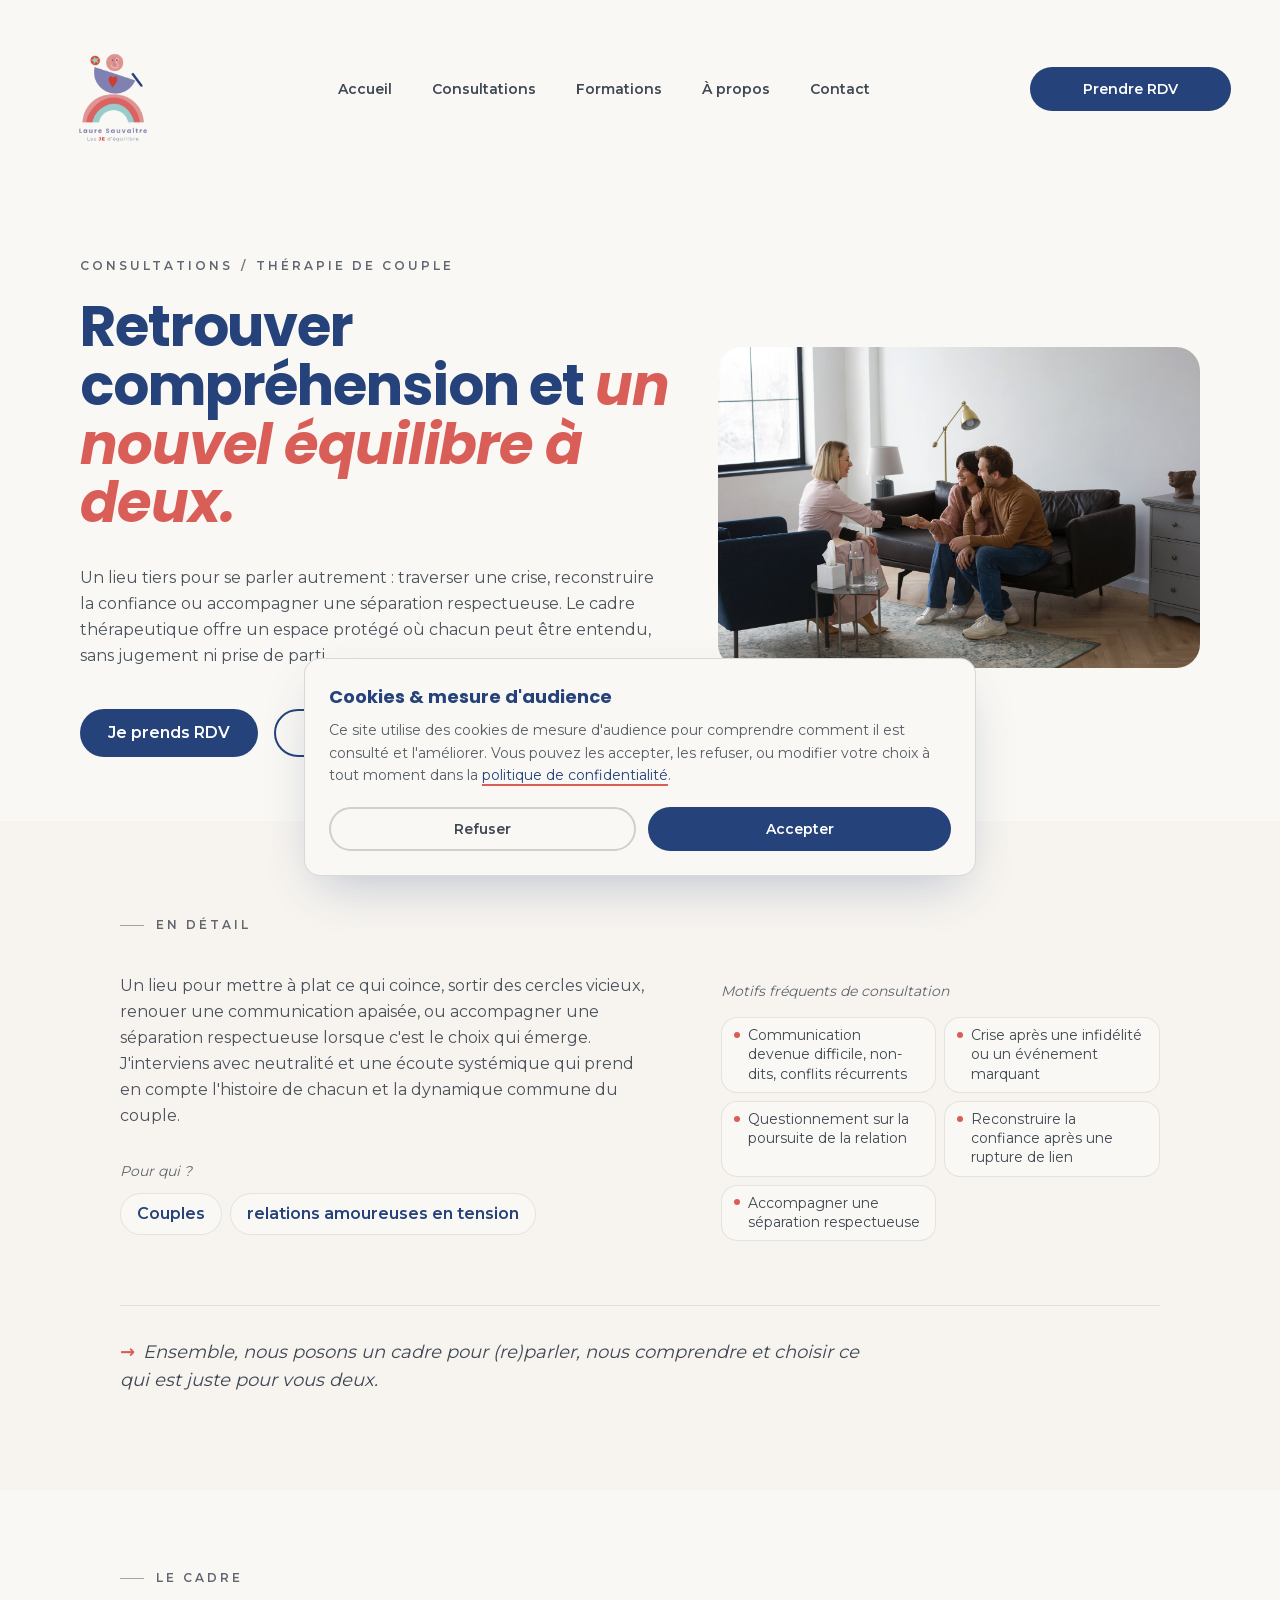
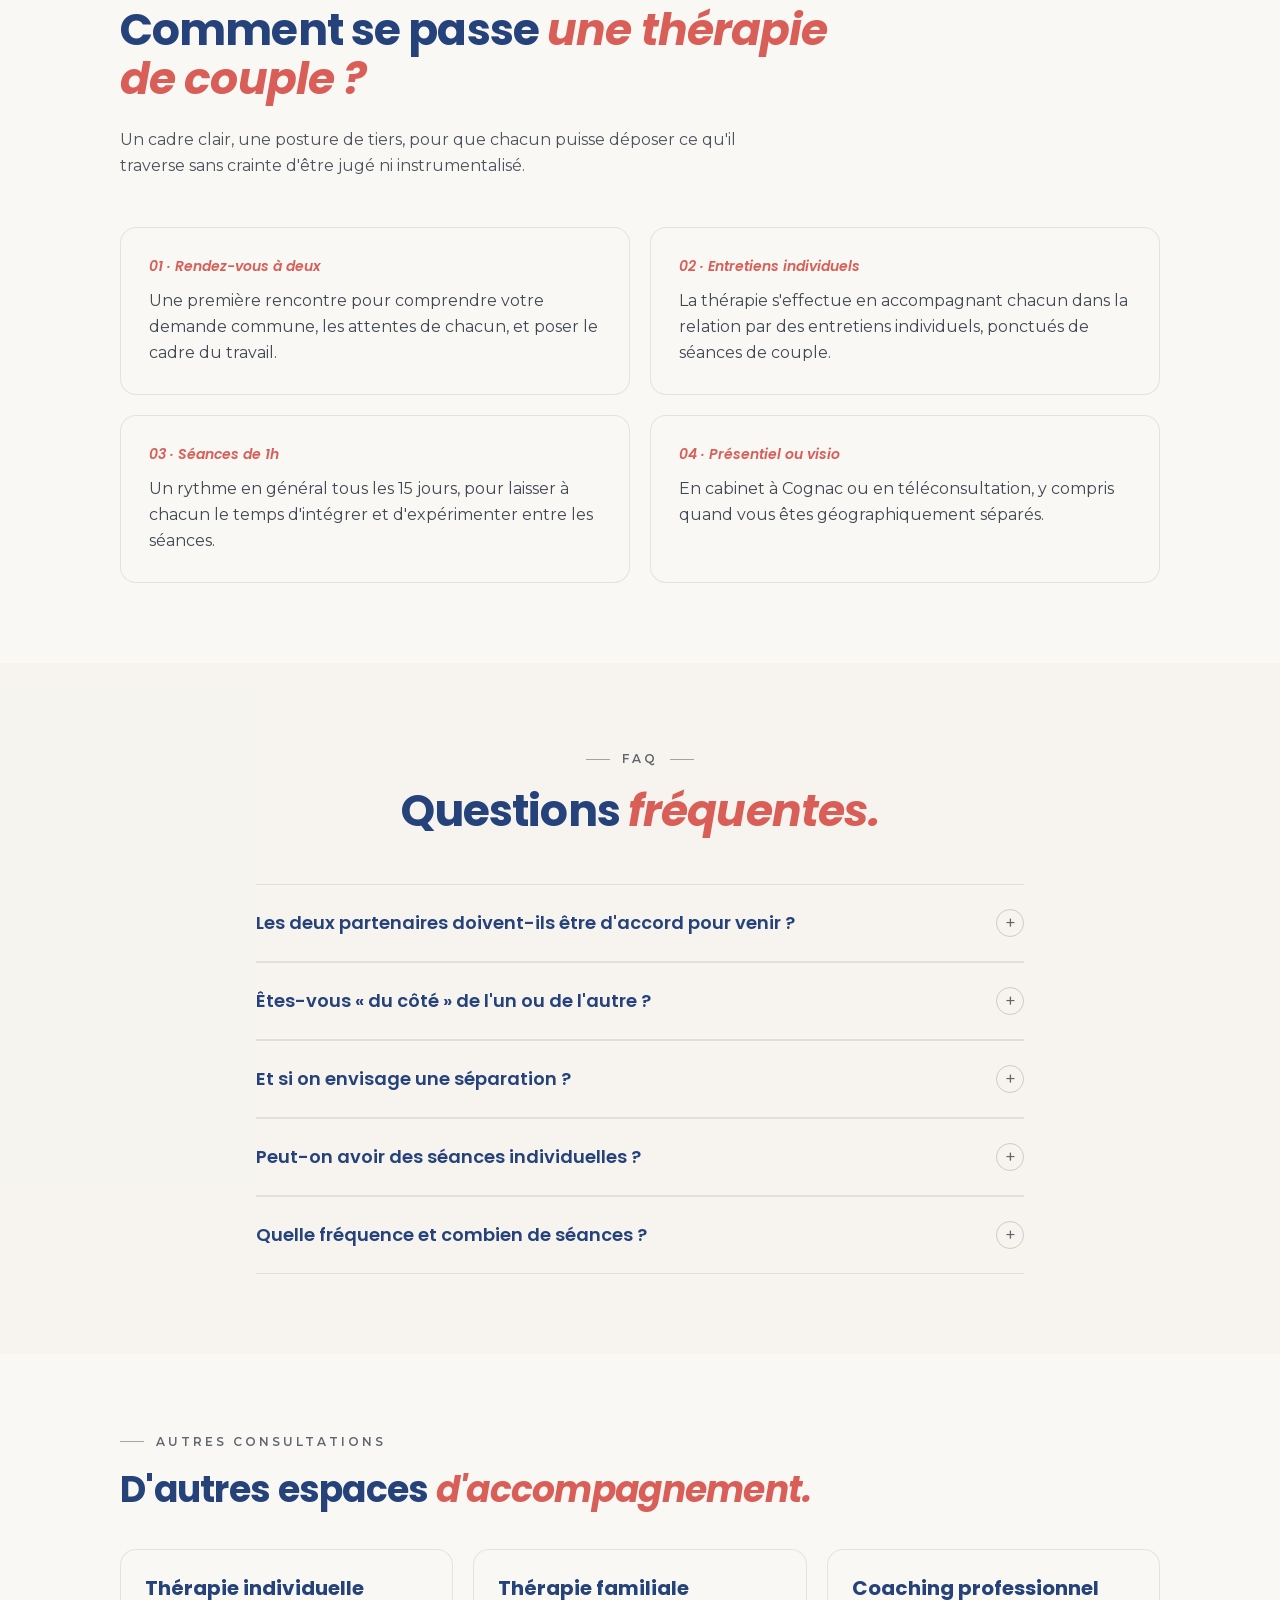
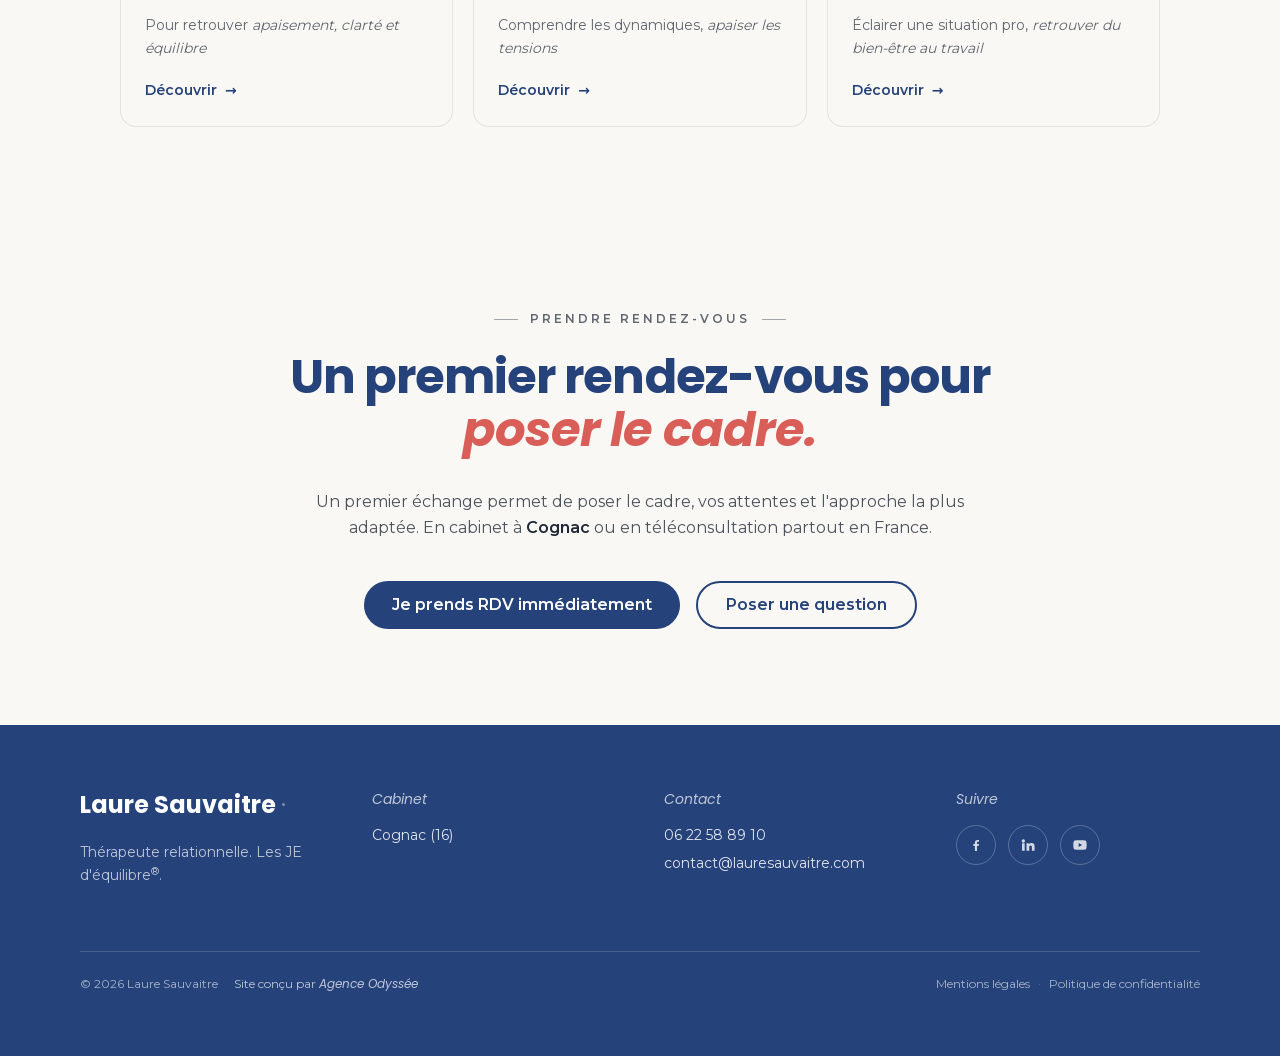
<file: consultations/couple.html>
<!DOCTYPE html><html lang="fr" class="poppins_9fc342ce-module__eHRihq__variable montserrat_749a012d-module__NJFDTW__variable h-full antialiased"><head><meta charSet="utf-8"/><meta name="viewport" content="width=device-width, initial-scale=1"/><link rel="preload" href="/_next/static/media/47fe1b7cd6e6ed85-s.p.0~mcdl10zdfb3.woff2" as="font" crossorigin="" type="font/woff2"/><link rel="preload" href="/_next/static/media/6aac95a85db691f1-s.p.0qkjcfd5a90c2.woff2" as="font" crossorigin="" type="font/woff2"/><link rel="preload" href="/_next/static/media/829ba4228c966254-s.p.0ub.k0om~_-xi.woff2" as="font" crossorigin="" type="font/woff2"/><link rel="preload" href="/_next/static/media/a218039a3287bcfd-s.p.17-1enzs_j91b.woff2" as="font" crossorigin="" type="font/woff2"/><link rel="preload" href="/_next/static/media/b06c83c7cc676c09-s.p.15p9cfi8srt_k.woff2" as="font" crossorigin="" type="font/woff2"/><link rel="preload" href="/_next/static/media/b6620be20ad708dd-s.p.15glw.3ya746x.woff2" as="font" crossorigin="" type="font/woff2"/><link rel="preload" href="/_next/static/media/e2334d715941921e-s.p.12skym0rqknxy.woff2" as="font" crossorigin="" type="font/woff2"/><link rel="preload" href="/_next/static/media/e8f2fbee2754df70-s.p.0fzkl03jw-sdz.woff2" as="font" crossorigin="" type="font/woff2"/><link rel="preload" href="/_next/static/media/edcf447d6990da7e-s.p.0rmnzjlzsvg7u.woff2" as="font" crossorigin="" type="font/woff2"/><link rel="preload" as="image" href="/brand/logo.webp"/><link rel="preload" href="/brand/therapie-couple.jpg" as="image"/><link rel="stylesheet" href="/_next/static/chunks/0twuv8_a4w9l..css" data-precedence="next"/><link rel="preload" as="script" fetchPriority="low" href="/_next/static/chunks/0ht900cau6_ur.js"/><script src="/_next/static/chunks/0dgq26a5_oy.a.js" async=""></script><script src="/_next/static/chunks/0n~dq4kpx9xxx.js" async=""></script><script src="/_next/static/chunks/0oui10gukf8nf.js" async=""></script><script src="/_next/static/chunks/turbopack-0kgh._d10w-q9.js" async=""></script><script src="/_next/static/chunks/0p1xu9k1ddqoz.js" async=""></script><script src="/_next/static/chunks/0d3shmwh5_nmn.js" async=""></script><meta name="next-size-adjust" content=""/><title>Thérapie de couple · Laure Sauvaitre · Charente · Laure Sauvaitre</title><meta name="description" content="Thérapie de couple à Cognac (Charente) ou en téléconsultation. Communication, conflits, infidélité, séparation respectueuse. Approche systémique."/><meta name="robots" content="index, follow"/><link rel="canonical" href="https://lauresauvaitre.com/consultations/couple"/><meta property="og:title" content="Thérapie de couple · Laure Sauvaitre · Charente · Laure Sauvaitre"/><meta property="og:description" content="Thérapie de couple à Cognac (Charente) ou en téléconsultation. Communication, conflits, infidélité, séparation respectueuse. Approche systémique."/><meta property="og:url" content="https://lauresauvaitre.com"/><meta property="og:site_name" content="Laure Sauvaitre"/><meta property="og:locale" content="fr_FR"/><meta property="og:image" content="https://lauresauvaitre.com/og-default.jpg"/><meta property="og:image:width" content="1200"/><meta property="og:image:height" content="630"/><meta property="og:image:alt" content="Laure Sauvaitre, thérapeute relationnelle et coach systémique en Charente"/><meta property="og:type" content="website"/><meta name="twitter:card" content="summary_large_image"/><meta name="twitter:title" content="Thérapie de couple · Laure Sauvaitre · Charente · Laure Sauvaitre"/><meta name="twitter:description" content="Thérapie de couple à Cognac (Charente) ou en téléconsultation. Communication, conflits, infidélité, séparation respectueuse. Approche systémique."/><meta name="twitter:image" content="https://lauresauvaitre.com/og-default.jpg"/><meta name="twitter:image:alt" content="Laure Sauvaitre, thérapeute relationnelle et coach systémique en Charente"/><meta name="twitter:image:width" content="1200"/><meta name="twitter:image:height" content="630"/><link rel="icon" href="/icon.svg?icon.0c11ujt~tflyj.svg" sizes="any" type="image/svg+xml"/><script src="/_next/static/chunks/03~yq9q893hmn.js" noModule=""></script></head><body class="min-h-full flex flex-col font-body text-foreground bg-background"><div hidden=""><!--$--><!--/$--></div><script type="application/ld+json">{"@context":"https://schema.org","@type":"ProfessionalService","@id":"https://lauresauvaitre.com#organization","name":"Laure Sauvaitre","url":"https://lauresauvaitre.com","logo":"https://lauresauvaitre.com/brand/logo.webp","image":"https://lauresauvaitre.com/og-default.jpg","description":"Thérapeute relationnelle, coach systémique et stratégique à Cognac (Charente). Consultations individuelles, couple, famille, coaching et formations Qualiopi.","priceRange":"€€","telephone":"+33622588910","email":"mailto:contact@lauresauvaitre.com","address":{"@type":"PostalAddress","streetAddress":"24 rue de Segonzac","postalCode":"16100","addressLocality":"Cognac","addressRegion":"Charente","addressCountry":"FR"},"geo":{"@type":"GeoCoordinates","latitude":45.6898,"longitude":-0.3206},"areaServed":[{"@type":"Place","name":"Cognac"},{"@type":"Place","name":"Charente (16)"},{"@type":"Place","name":"Nouvelle-Aquitaine"},{"@type":"Place","name":"France (téléconsultation)"}],"sameAs":["https://www.linkedin.com/in/laure-sauvaitre-4713489b","https://www.facebook.com/lesjedequilibre","https://www.youtube.com/channel/UC7m3uyLe6G8E5Je1PD4fXtQ"],"founder":{"@type":"Person","name":"Laure Sauvaitre","jobTitle":"Thérapeute relationnelle · Coach systémique & stratégique","url":"https://lauresauvaitre.com","image":"https://lauresauvaitre.com/brand/portrait_laure.webp","knowsAbout":["Thérapie systémique et stratégique","Thérapie brève","Thérapie de couple","Thérapie familiale","Coaching d'équipe","Analyse de pratiques professionnelles","Photo-langage","Génogramme","Analyse transactionnelle","Sculptures systémiques","PNL"],"sameAs":["https://www.linkedin.com/in/laure-sauvaitre-4713489b","https://www.facebook.com/lesjedequilibre","https://www.youtube.com/channel/UC7m3uyLe6G8E5Je1PD4fXtQ"],"email":"mailto:contact@lauresauvaitre.com","telephone":"+33622588910","alumniOf":"15 ans professeur des écoles"},"employee":{"@type":"Person","name":"Laure Sauvaitre","jobTitle":"Thérapeute relationnelle · Coach systémique & stratégique","url":"https://lauresauvaitre.com","image":"https://lauresauvaitre.com/brand/portrait_laure.webp","knowsAbout":["Thérapie systémique et stratégique","Thérapie brève","Thérapie de couple","Thérapie familiale","Coaching d'équipe","Analyse de pratiques professionnelles","Photo-langage","Génogramme","Analyse transactionnelle","Sculptures systémiques","PNL"],"sameAs":["https://www.linkedin.com/in/laure-sauvaitre-4713489b","https://www.facebook.com/lesjedequilibre","https://www.youtube.com/channel/UC7m3uyLe6G8E5Je1PD4fXtQ"],"email":"mailto:contact@lauresauvaitre.com","telephone":"+33622588910","alumniOf":"15 ans professeur des écoles"}}</script><header class="sticky top-0 z-40 transition-all duration-300 bg-background/85 backdrop-blur-md"><nav class="mx-auto flex items-center justify-between transition-all duration-300 max-w-[1400px] px-6 md:px-12 py-3 md:py-6 border border-transparent"><a class="inline-flex items-center" aria-label="Accueil Laure Sauvaitre" href="/"><img src="/brand/logo.webp" alt="Laure Sauvaitre" class="w-auto transition-all duration-300 h-16 md:h-32"/></a><ul class="hidden lg:flex items-center gap-10 text-sm text-foreground/85"><li><a class="relative font-semibold hover:text-primary transition-colors after:absolute after:left-0 after:-bottom-1 after:h-[2px] after:w-0 after:bg-primary after:transition-all after:duration-300 hover:after:w-full" href="/">Accueil</a></li><li class="relative"><a class="relative font-semibold hover:text-primary transition-colors after:absolute after:left-0 after:-bottom-1 after:h-[2px] after:w-0 after:bg-primary after:transition-all after:duration-300 hover:after:w-full" aria-haspopup="true" aria-expanded="false" href="/consultations">Consultations</a><div class="absolute left-1/2 -translate-x-1/2 top-full pt-4 transition-all duration-200 opacity-0 -translate-y-1 pointer-events-none"><ul class="min-w-[280px] p-2 rounded-2xl bg-background border border-foreground/10 shadow-[0_12px_32px_-12px_rgba(37,66,122,0.25)]"><li><a class="block px-4 py-3 rounded-xl text-sm font-semibold text-foreground/85 hover:bg-chip/40 hover:text-primary transition-colors" href="/consultations/individuelle">Thérapie individuelle</a></li><li><a class="block px-4 py-3 rounded-xl text-sm font-semibold text-foreground/85 hover:bg-chip/40 hover:text-primary transition-colors" href="/consultations/familiale">Thérapie familiale</a></li><li><a class="block px-4 py-3 rounded-xl text-sm font-semibold text-foreground/85 hover:bg-chip/40 hover:text-primary transition-colors" href="/consultations/couple">Thérapie de couple</a></li><li><a class="block px-4 py-3 rounded-xl text-sm font-semibold text-foreground/85 hover:bg-chip/40 hover:text-primary transition-colors" href="/consultations/coaching">Coaching professionnel</a></li></ul></div></li><li><a class="relative font-semibold hover:text-primary transition-colors after:absolute after:left-0 after:-bottom-1 after:h-[2px] after:w-0 after:bg-primary after:transition-all after:duration-300 hover:after:w-full" href="/formations">Formations</a></li><li><a class="relative font-semibold hover:text-primary transition-colors after:absolute after:left-0 after:-bottom-1 after:h-[2px] after:w-0 after:bg-primary after:transition-all after:duration-300 hover:after:w-full" href="/a-propos">À propos</a></li><li><a class="relative font-semibold hover:text-primary transition-colors after:absolute after:left-0 after:-bottom-1 after:h-[2px] after:w-0 after:bg-primary after:transition-all after:duration-300 hover:after:w-full" href="/contact">Contact</a></li></ul><a href="https://www.ibookthedate.fr/therapeute/16100-cognac/laure-sauvaitre" target="_blank" rel="noopener noreferrer" class="group hidden lg:inline-flex items-center justify-center h-11 px-5 md:px-6 rounded-full bg-primary text-white text-sm font-semibold hover:bg-accent-subtle transition-colors"><span aria-hidden="true" class="inline-block w-[1.5em] mr-2 shrink-0"></span>Prendre RDV<span aria-hidden="true" class="inline-block w-[1.5em] ml-2 shrink-0 -translate-x-1 opacity-0 transition-all duration-200 group-hover:translate-x-0 group-hover:opacity-100">→</span></a><button type="button" class="lg:hidden inline-flex items-center justify-center size-11 rounded-full text-foreground hover:bg-foreground/5 transition-colors" aria-label="Ouvrir le menu" aria-expanded="false"><svg viewBox="0 0 24 24" fill="none" stroke="currentColor" stroke-width="2" stroke-linecap="round" class="size-6" aria-hidden="true"><line x1="4" y1="7" x2="20" y2="7"></line><line x1="4" y1="12" x2="20" y2="12"></line><line x1="4" y1="17" x2="20" y2="17"></line></svg></button></nav></header><div class="fixed inset-0 z-50 bg-background transition-opacity duration-300 lg:hidden opacity-0 pointer-events-none" aria-hidden="true"><div class="flex flex-col h-full px-6 pt-4 pb-10 overflow-y-auto"><div class="flex items-center justify-between"><a class="inline-flex items-center" aria-label="Accueil Laure Sauvaitre" href="/"><img src="/brand/logo.webp" alt="Laure Sauvaitre" class="h-16 w-auto"/></a><button type="button" class="inline-flex items-center justify-center size-11 rounded-full text-foreground hover:bg-foreground/5 transition-colors" aria-label="Fermer le menu"><svg viewBox="0 0 24 24" fill="none" stroke="currentColor" stroke-width="2" stroke-linecap="round" class="size-6" aria-hidden="true"><line x1="6" y1="6" x2="18" y2="18"></line><line x1="6" y1="18" x2="18" y2="6"></line></svg></button></div><ul class="mt-12 flex flex-col gap-5"><li><a class="font-heading text-3xl text-foreground hover:text-primary transition-colors" href="/">Accueil</a></li><li><button type="button" class="w-full flex items-center justify-between font-heading text-3xl text-foreground hover:text-primary transition-colors" aria-expanded="false">Consultations<span aria-hidden="true" class="text-2xl transition-transform duration-200 ">+</span></button><div class="overflow-hidden transition-all duration-300 max-h-0"><ul class="pl-3 flex flex-col gap-3 border-l-2 border-foreground/15"><li><a class="block pl-4 text-base italic text-foreground/70 hover:text-primary transition-colors" href="/consultations">Toutes les consultations</a></li><li><a class="block pl-4 text-lg text-foreground hover:text-primary transition-colors" href="/consultations/individuelle">Thérapie individuelle</a></li><li><a class="block pl-4 text-lg text-foreground hover:text-primary transition-colors" href="/consultations/familiale">Thérapie familiale</a></li><li><a class="block pl-4 text-lg text-foreground hover:text-primary transition-colors" href="/consultations/couple">Thérapie de couple</a></li><li><a class="block pl-4 text-lg text-foreground hover:text-primary transition-colors" href="/consultations/coaching">Coaching professionnel</a></li></ul></div></li><li><a class="font-heading text-3xl text-foreground hover:text-primary transition-colors" href="/formations">Formations</a></li><li><a class="font-heading text-3xl text-foreground hover:text-primary transition-colors" href="/a-propos">À propos</a></li><li><a class="font-heading text-3xl text-foreground hover:text-primary transition-colors" href="/contact">Contact</a></li></ul><a href="https://www.ibookthedate.fr/therapeute/16100-cognac/laure-sauvaitre" target="_blank" rel="noopener noreferrer" class="mt-auto inline-flex items-center justify-center h-14 px-7 rounded-full bg-primary text-white font-semibold hover:bg-accent-subtle transition-colors">Prendre RDV</a></div></div><main class="flex-1 flex flex-col"><script type="application/ld+json">{"@context":"https://schema.org","@type":"Service","name":"Thérapie de couple · Laure Sauvaitre","description":"Retrouver compréhension et un nouvel équilibre à deux. Un lieu pour mettre à plat ce qui coince, sortir des cercles vicieux, renouer une communication apaisée, ou accompagner une séparation respectueuse lorsque c'est le choix qui émerge. J'interviens avec neutralité et une écoute systémique qui prend en compte l'histoire de chacun et la dynamique commune du couple.","serviceType":"Psychotherapy","url":"https://lauresauvaitre.com/consultations/couple","provider":{"@id":"https://lauresauvaitre.com#organization"},"areaServed":[{"@type":"Place","name":"Cognac"},{"@type":"Place","name":"Charente (16)"},{"@type":"Place","name":"Nouvelle-Aquitaine"},{"@type":"Place","name":"France (téléconsultation)"}]}</script><script type="application/ld+json">{"@context":"https://schema.org","@type":"FAQPage","mainEntity":[{"@type":"Question","name":"Les deux partenaires doivent-ils être d'accord pour venir ?","acceptedAnswer":{"@type":"Answer","text":"Idéalement oui, au moins pour le premier rendez-vous. Si l'un des deux hésite, un premier entretien à deux permet souvent de lever les doutes et de voir si le travail fait sens."}},{"@type":"Question","name":"Êtes-vous « du côté » de l'un ou de l'autre ?","acceptedAnswer":{"@type":"Answer","text":"Non, ma posture est celle d'un tiers neutre. Mon travail n'est pas de désigner un coupable, mais de vous aider à comprendre la dynamique dysfonctionnelle afin de construire un meilleur équilibre."}},{"@type":"Question","name":"Et si on envisage une séparation ?","acceptedAnswer":{"@type":"Answer","text":"La thérapie de couple peut aussi accompagner une séparation respectueuse : clarifier la décision, poser les choses avec les enfants, gérer les aspects concrets sans ajouter de violence au vécu."}},{"@type":"Question","name":"Peut-on avoir des séances individuelles ?","acceptedAnswer":{"@type":"Answer","text":"Oui, la thérapie de couple s'effectue avec des entretiens individuels afin que chacun avance sur sa problématique relationnelle dans le couple."}},{"@type":"Question","name":"Quelle fréquence et combien de séances ?","acceptedAnswer":{"@type":"Answer","text":"En général toutes les deux semaines, sur quelques mois. Le nombre de séances dépend de la profondeur du travail à mener et de la manière dont les choses évoluent entre les rendez-vous."}}]}</script><section class="relative"><div class="mx-auto max-w-[1400px] px-6 md:px-16 lg:px-20 pt-10 md:pt-20 pb-12 md:pb-16 grid gap-10 md:gap-12 md:grid-cols-[1.1fr_0.9fr] md:items-center"><div><p class="text-xs tracking-[0.25em] uppercase text-foreground/70 font-semibold"><a class="hover:text-primary transition-colors" href="/consultations">Consultations</a><span aria-hidden="true" class="mx-2 text-foreground/65">/</span><span>Thérapie de couple</span></p><h1 class="mt-6 font-heading font-bold text-primary text-[2.25rem] md:text-[2.75rem] lg:text-[3.5rem] leading-[1.05] tracking-[-0.02em]">Retrouver compréhension et<!-- --> <em class="italic text-accent-warm">un nouvel équilibre à deux.</em></h1><p class="mt-8 text-sm md:text-base text-foreground/80 leading-relaxed">Un lieu tiers pour se parler autrement : traverser une crise, reconstruire la confiance ou accompagner une séparation respectueuse. Le cadre thérapeutique offre un espace protégé où chacun peut être entendu, sans jugement ni prise de parti.</p><div class="mt-10 flex flex-nowrap gap-3 sm:gap-4"><a href="https://www.ibookthedate.fr/therapeute/16100-cognac/laure-sauvaitre" target="_blank" rel="noopener noreferrer" class="group relative inline-flex h-12 flex-1 sm:flex-none items-center justify-center px-5 sm:px-7 rounded-full bg-primary text-white text-sm sm:text-base font-semibold whitespace-nowrap hover:bg-accent-subtle transition-colors"><span class="md:transition-transform md:duration-200 md:group-hover:-translate-x-2">Je prends RDV</span><span aria-hidden="true" class="hidden md:block absolute right-4 -translate-x-1 opacity-0 transition-all duration-200 group-hover:translate-x-0 group-hover:opacity-100">→</span></a><a class="group relative inline-flex h-12 flex-1 sm:flex-none items-center justify-center px-5 sm:px-7 rounded-full border-2 border-primary text-primary text-sm sm:text-base font-semibold whitespace-nowrap hover:bg-primary hover:text-white transition-colors" href="/contact"><span class="md:transition-transform md:duration-200 md:group-hover:-translate-x-2">Poser une question</span><span aria-hidden="true" class="hidden md:block absolute right-4 -translate-x-1 opacity-0 transition-all duration-200 group-hover:translate-x-0 group-hover:opacity-100">→</span></a></div></div><div class="relative aspect-[3/2] w-full md:max-w-xl mx-auto md:mx-0 md:ml-auto rounded-3xl overflow-hidden"><img src="/brand/therapie-couple.jpg" alt="Thérapie de couple, retour au dialogue et à l&#x27;écoute" class="absolute inset-0 h-full w-full object-cover"/></div></div></section><section class="py-16 md:py-24 bg-chip/25"><div class="mx-auto max-w-[1200px] px-6 md:px-16 lg:px-20"><p class="flex items-center gap-3 text-xs tracking-[0.25em] uppercase text-foreground/70 font-semibold"><span aria-hidden="true" class="h-px w-6 bg-foreground/40"></span>En détail</p><div class="mt-8 md:mt-10 grid gap-10 md:gap-16 md:grid-cols-[1.1fr_0.9fr]"><div><p class="text-sm md:text-base text-foreground/80 leading-relaxed">Un lieu pour mettre à plat ce qui coince, sortir des cercles vicieux, renouer une communication apaisée, ou accompagner une séparation respectueuse lorsque c&#x27;est le choix qui émerge. J&#x27;interviens avec neutralité et une écoute systémique qui prend en compte l&#x27;histoire de chacun et la dynamique commune du couple.</p><div class="mt-8"><p class="italic text-sm text-foreground/70">Pour qui ?</p><ul class="mt-3 flex flex-wrap gap-2"><li class="px-4 py-2 rounded-full bg-background border border-foreground/10 text-sm md:text-base font-semibold text-primary">Couples</li><li class="px-4 py-2 rounded-full bg-background border border-foreground/10 text-sm md:text-base font-semibold text-primary">relations amoureuses en tension</li></ul></div></div><aside class="md:pt-2"><p class="italic text-sm text-foreground/70">Motifs fréquents de consultation</p><ul class="mt-4 grid grid-cols-1 sm:grid-cols-2 gap-2"><li class="inline-flex items-start gap-2 pl-3 pr-3.5 py-2 rounded-2xl bg-background border border-foreground/10 text-xs md:text-sm text-foreground/85 leading-snug"><span aria-hidden="true" class="mt-[0.4em] size-1.5 rounded-full bg-accent-warm shrink-0"></span><span>Communication devenue difficile, non-dits, conflits récurrents</span></li><li class="inline-flex items-start gap-2 pl-3 pr-3.5 py-2 rounded-2xl bg-background border border-foreground/10 text-xs md:text-sm text-foreground/85 leading-snug"><span aria-hidden="true" class="mt-[0.4em] size-1.5 rounded-full bg-accent-warm shrink-0"></span><span>Crise après une infidélité ou un événement marquant</span></li><li class="inline-flex items-start gap-2 pl-3 pr-3.5 py-2 rounded-2xl bg-background border border-foreground/10 text-xs md:text-sm text-foreground/85 leading-snug"><span aria-hidden="true" class="mt-[0.4em] size-1.5 rounded-full bg-accent-warm shrink-0"></span><span>Questionnement sur la poursuite de la relation</span></li><li class="inline-flex items-start gap-2 pl-3 pr-3.5 py-2 rounded-2xl bg-background border border-foreground/10 text-xs md:text-sm text-foreground/85 leading-snug"><span aria-hidden="true" class="mt-[0.4em] size-1.5 rounded-full bg-accent-warm shrink-0"></span><span>Reconstruire la confiance après une rupture de lien</span></li><li class="inline-flex items-start gap-2 pl-3 pr-3.5 py-2 rounded-2xl bg-background border border-foreground/10 text-xs md:text-sm text-foreground/85 leading-snug"><span aria-hidden="true" class="mt-[0.4em] size-1.5 rounded-full bg-accent-warm shrink-0"></span><span>Accompagner une séparation respectueuse</span></li></ul></aside></div><div class="mt-14 md:mt-16 pt-8 border-t border-foreground/10"><p class="italic text-base md:text-lg text-foreground/85 max-w-3xl"><span aria-hidden="true" class="mr-2 not-italic text-accent-warm font-semibold">→</span>Ensemble, nous posons un cadre pour (re)parler, nous comprendre et choisir ce qui est juste pour vous deux.</p></div></div></section><section class="py-16 md:py-20"><div class="mx-auto max-w-[1200px] px-6 md:px-16 lg:px-20"><p class="flex items-center gap-3 text-xs tracking-[0.25em] uppercase text-foreground/70 font-semibold"><span aria-hidden="true" class="h-px w-6 bg-foreground/40"></span>Le cadre</p><h2 class="mt-5 font-heading font-bold text-primary text-[2rem] md:text-[2.25rem] lg:text-[2.75rem] leading-[1.1] tracking-[-0.02em] max-w-3xl">Comment se passe<!-- --> <em class="italic text-accent-warm">une thérapie de couple ?</em></h2><p class="mt-6 max-w-2xl text-sm md:text-base text-foreground/80 leading-relaxed">Un cadre clair, une posture de tiers, pour que chacun puisse déposer ce qu&#x27;il traverse sans crainte d&#x27;être jugé ni instrumentalisé.</p><ul class="mt-12 grid gap-5 md:grid-cols-2"><li class="p-6 md:p-7 rounded-2xl bg-background border border-foreground/10"><p class="italic font-heading text-sm text-accent-warm font-semibold">01 · Rendez-vous à deux</p><p class="mt-3 text-sm md:text-base text-foreground/85 leading-relaxed">Une première rencontre pour comprendre votre demande commune, les attentes de chacun, et poser le cadre du travail.</p></li><li class="p-6 md:p-7 rounded-2xl bg-background border border-foreground/10"><p class="italic font-heading text-sm text-accent-warm font-semibold">02 · Entretiens individuels</p><p class="mt-3 text-sm md:text-base text-foreground/85 leading-relaxed">La thérapie s&#x27;effectue en accompagnant chacun dans la relation par des entretiens individuels, ponctués de séances de couple.</p></li><li class="p-6 md:p-7 rounded-2xl bg-background border border-foreground/10"><p class="italic font-heading text-sm text-accent-warm font-semibold">03 · Séances de 1h</p><p class="mt-3 text-sm md:text-base text-foreground/85 leading-relaxed">Un rythme en général tous les 15 jours, pour laisser à chacun le temps d&#x27;intégrer et d&#x27;expérimenter entre les séances.</p></li><li class="p-6 md:p-7 rounded-2xl bg-background border border-foreground/10"><p class="italic font-heading text-sm text-accent-warm font-semibold">04 · Présentiel ou visio</p><p class="mt-3 text-sm md:text-base text-foreground/85 leading-relaxed">En cabinet à Cognac ou en téléconsultation, y compris quand vous êtes géographiquement séparés.</p></li></ul></div></section><section class="py-16 md:py-20 bg-chip/25"><div class="mx-auto max-w-[1200px] px-6 md:px-16 lg:px-20 text-center"><p class="inline-flex items-center gap-3 text-xs tracking-[0.25em] uppercase text-foreground/70 font-semibold"><span aria-hidden="true" class="h-px w-6 bg-foreground/40"></span>FAQ<span aria-hidden="true" class="h-px w-6 bg-foreground/40"></span></p><h2 class="mt-5 font-heading font-bold text-primary text-[2rem] md:text-[2.25rem] lg:text-[2.75rem] leading-[1.1] tracking-[-0.02em]">Questions<!-- --> <em class="italic text-accent-warm">fréquentes.</em></h2><ul class="mt-12 max-w-3xl mx-auto text-left"><li><details name="faq-couple" class="group border-b border-foreground/10 first:border-t py-2"><summary class="flex items-center gap-4 py-4 cursor-pointer select-none list-none [&amp;::-webkit-details-marker]:hidden"><span class="flex-1 font-heading font-semibold text-primary text-base md:text-lg group-hover:text-accent-warm group-open:text-accent-warm transition-colors">Les deux partenaires doivent-ils être d&#x27;accord pour venir ?</span><span aria-hidden="true" class="shrink-0 size-7 flex items-center justify-center rounded-full border border-foreground/20 text-foreground/70 text-lg leading-none group-open:rotate-45 group-open:border-accent-warm group-open:text-accent-warm transition-all duration-200">+</span></summary><div class="pb-5 pr-10 text-sm md:text-base text-foreground/80 leading-relaxed">Idéalement oui, au moins pour le premier rendez-vous. Si l&#x27;un des deux hésite, un premier entretien à deux permet souvent de lever les doutes et de voir si le travail fait sens.</div></details></li><li><details name="faq-couple" class="group border-b border-foreground/10 first:border-t py-2"><summary class="flex items-center gap-4 py-4 cursor-pointer select-none list-none [&amp;::-webkit-details-marker]:hidden"><span class="flex-1 font-heading font-semibold text-primary text-base md:text-lg group-hover:text-accent-warm group-open:text-accent-warm transition-colors">Êtes-vous « du côté » de l&#x27;un ou de l&#x27;autre ?</span><span aria-hidden="true" class="shrink-0 size-7 flex items-center justify-center rounded-full border border-foreground/20 text-foreground/70 text-lg leading-none group-open:rotate-45 group-open:border-accent-warm group-open:text-accent-warm transition-all duration-200">+</span></summary><div class="pb-5 pr-10 text-sm md:text-base text-foreground/80 leading-relaxed">Non, ma posture est celle d&#x27;un tiers neutre. Mon travail n&#x27;est pas de désigner un coupable, mais de vous aider à comprendre la dynamique dysfonctionnelle afin de construire un meilleur équilibre.</div></details></li><li><details name="faq-couple" class="group border-b border-foreground/10 first:border-t py-2"><summary class="flex items-center gap-4 py-4 cursor-pointer select-none list-none [&amp;::-webkit-details-marker]:hidden"><span class="flex-1 font-heading font-semibold text-primary text-base md:text-lg group-hover:text-accent-warm group-open:text-accent-warm transition-colors">Et si on envisage une séparation ?</span><span aria-hidden="true" class="shrink-0 size-7 flex items-center justify-center rounded-full border border-foreground/20 text-foreground/70 text-lg leading-none group-open:rotate-45 group-open:border-accent-warm group-open:text-accent-warm transition-all duration-200">+</span></summary><div class="pb-5 pr-10 text-sm md:text-base text-foreground/80 leading-relaxed">La thérapie de couple peut aussi accompagner une séparation respectueuse : clarifier la décision, poser les choses avec les enfants, gérer les aspects concrets sans ajouter de violence au vécu.</div></details></li><li><details name="faq-couple" class="group border-b border-foreground/10 first:border-t py-2"><summary class="flex items-center gap-4 py-4 cursor-pointer select-none list-none [&amp;::-webkit-details-marker]:hidden"><span class="flex-1 font-heading font-semibold text-primary text-base md:text-lg group-hover:text-accent-warm group-open:text-accent-warm transition-colors">Peut-on avoir des séances individuelles ?</span><span aria-hidden="true" class="shrink-0 size-7 flex items-center justify-center rounded-full border border-foreground/20 text-foreground/70 text-lg leading-none group-open:rotate-45 group-open:border-accent-warm group-open:text-accent-warm transition-all duration-200">+</span></summary><div class="pb-5 pr-10 text-sm md:text-base text-foreground/80 leading-relaxed">Oui, la thérapie de couple s&#x27;effectue avec des entretiens individuels afin que chacun avance sur sa problématique relationnelle dans le couple.</div></details></li><li><details name="faq-couple" class="group border-b border-foreground/10 first:border-t py-2"><summary class="flex items-center gap-4 py-4 cursor-pointer select-none list-none [&amp;::-webkit-details-marker]:hidden"><span class="flex-1 font-heading font-semibold text-primary text-base md:text-lg group-hover:text-accent-warm group-open:text-accent-warm transition-colors">Quelle fréquence et combien de séances ?</span><span aria-hidden="true" class="shrink-0 size-7 flex items-center justify-center rounded-full border border-foreground/20 text-foreground/70 text-lg leading-none group-open:rotate-45 group-open:border-accent-warm group-open:text-accent-warm transition-all duration-200">+</span></summary><div class="pb-5 pr-10 text-sm md:text-base text-foreground/80 leading-relaxed">En général toutes les deux semaines, sur quelques mois. Le nombre de séances dépend de la profondeur du travail à mener et de la manière dont les choses évoluent entre les rendez-vous.</div></details></li></ul></div></section><section class="py-16 md:py-20"><div class="mx-auto max-w-[1200px] px-6 md:px-16 lg:px-20"><p class="flex items-center gap-3 text-xs tracking-[0.25em] uppercase text-foreground/70 font-semibold"><span aria-hidden="true" class="h-px w-6 bg-foreground/40"></span>Autres consultations</p><h2 class="mt-5 font-heading font-bold text-primary text-[2rem] md:text-[2.25rem] leading-[1.1] tracking-[-0.02em]">D&#x27;autres espaces<!-- --> <em class="italic text-accent-warm">d&#x27;accompagnement.</em></h2><ul class="mt-10 grid gap-5 md:grid-cols-3"><li><a class="group block h-full p-6 rounded-2xl border border-foreground/10 bg-background hover:border-accent-warm transition-colors" href="/consultations/individuelle"><p class="font-heading font-bold text-primary text-lg md:text-xl group-hover:text-accent-warm transition-colors">Thérapie individuelle</p><p class="mt-3 text-sm text-foreground/70 leading-relaxed">Pour retrouver<!-- --> <em class="italic">apaisement, clarté et équilibre</em></p><p class="mt-5 inline-flex items-center gap-2 text-sm font-semibold text-primary group-hover:text-accent-warm transition-colors">Découvrir<span aria-hidden="true" class="transition-transform duration-200 group-hover:translate-x-1">→</span></p></a></li><li><a class="group block h-full p-6 rounded-2xl border border-foreground/10 bg-background hover:border-accent-warm transition-colors" href="/consultations/familiale"><p class="font-heading font-bold text-primary text-lg md:text-xl group-hover:text-accent-warm transition-colors">Thérapie familiale</p><p class="mt-3 text-sm text-foreground/70 leading-relaxed">Comprendre les dynamiques,<!-- --> <em class="italic">apaiser les tensions</em></p><p class="mt-5 inline-flex items-center gap-2 text-sm font-semibold text-primary group-hover:text-accent-warm transition-colors">Découvrir<span aria-hidden="true" class="transition-transform duration-200 group-hover:translate-x-1">→</span></p></a></li><li><a class="group block h-full p-6 rounded-2xl border border-foreground/10 bg-background hover:border-accent-warm transition-colors" href="/consultations/coaching"><p class="font-heading font-bold text-primary text-lg md:text-xl group-hover:text-accent-warm transition-colors">Coaching professionnel</p><p class="mt-3 text-sm text-foreground/70 leading-relaxed">Éclairer une situation pro,<!-- --> <em class="italic">retrouver du bien-être au travail</em></p><p class="mt-5 inline-flex items-center gap-2 text-sm font-semibold text-primary group-hover:text-accent-warm transition-colors">Découvrir<span aria-hidden="true" class="transition-transform duration-200 group-hover:translate-x-1">→</span></p></a></li></ul></div></section><section class="py-16 md:py-24"><div class="mx-auto max-w-[900px] px-6 text-center"><p class="inline-flex items-center gap-3 text-xs tracking-[0.25em] uppercase text-foreground/70 font-semibold"><span aria-hidden="true" class="h-px w-6 bg-foreground/40"></span>Prendre rendez-vous<span aria-hidden="true" class="h-px w-6 bg-foreground/40"></span></p><h2 class="mt-6 font-heading font-bold text-primary text-[2rem] md:text-[2.5rem] lg:text-[3rem] leading-[1.1] tracking-[-0.02em]">Un premier rendez-vous pour<br/><em class="italic text-accent-warm">poser le cadre.</em></h2><p class="mt-8 max-w-2xl mx-auto text-sm md:text-base text-foreground/80 leading-relaxed">Un premier échange permet de poser le cadre, vos attentes et l&#x27;approche la plus adaptée. En cabinet à<!-- --> <strong class="font-semibold text-foreground">Cognac</strong> <!-- -->ou en téléconsultation partout en France.</p><div class="mt-10 flex flex-wrap gap-4 justify-center"><a href="https://www.ibookthedate.fr/therapeute/16100-cognac/laure-sauvaitre" target="_blank" rel="noopener noreferrer" class="group relative inline-flex h-12 items-center justify-center px-7 rounded-full bg-primary text-white font-semibold hover:bg-accent-subtle transition-colors"><span class="md:transition-transform md:duration-200 md:group-hover:-translate-x-2">Je prends RDV immédiatement</span><span aria-hidden="true" class="hidden md:block absolute right-4 -translate-x-1 opacity-0 transition-all duration-200 group-hover:translate-x-0 group-hover:opacity-100">→</span></a><a class="group relative inline-flex h-12 items-center justify-center px-7 rounded-full border-2 border-primary text-primary font-semibold hover:bg-primary hover:text-white transition-colors" href="/contact"><span class="md:transition-transform md:duration-200 md:group-hover:-translate-x-2">Poser une question</span><span aria-hidden="true" class="hidden md:block absolute right-4 -translate-x-1 opacity-0 transition-all duration-200 group-hover:translate-x-0 group-hover:opacity-100">→</span></a></div></div></section><!--$--><!--/$--></main><footer class="bg-primary text-white"><div class="mx-auto max-w-[1400px] px-6 md:px-16 lg:px-20 py-14 md:py-16"><div class="grid gap-10 md:gap-12 md:grid-cols-4"><div><p class="font-heading font-bold text-2xl text-white">Laure Sauvaitre<!-- --> <span aria-hidden="true" class="text-white/40 font-normal">·</span></p><p class="mt-5 text-sm text-white/70 leading-relaxed">Thérapeute relationnelle. Les JE d&#x27;équilibre<sup>®</sup>.</p></div><div><p class="italic font-heading text-sm text-white/70">Cabinet</p><p class="mt-4 text-sm text-white/85">Cognac (16)</p></div><div><p class="italic font-heading text-sm text-white/70">Contact</p><p class="mt-4 text-sm"><a href="tel:+33622588910" class="text-white/85 hover:text-accent-soft transition-colors">06 22 58 89 10</a></p><p class="mt-2 text-sm"><a href="mailto:contact@lauresauvaitre.com" class="text-white/85 hover:text-accent-soft transition-colors">contact@lauresauvaitre.com</a></p></div><div><p class="italic font-heading text-sm text-white/70">Suivre</p><ul class="mt-4 flex items-center gap-3"><li><a href="https://www.facebook.com/lesjedequilibre" target="_blank" rel="noopener noreferrer" aria-label="Facebook" class="inline-flex items-center justify-center size-10 rounded-full border border-white/25 text-white/80 hover:border-accent-soft hover:text-accent-soft transition-colors"><svg viewBox="0 0 24 24" fill="currentColor" aria-hidden="true" class="size-4"><path d="M13.5 21v-7.5h2.5l.38-3H13.5V8.62c0-.87.24-1.46 1.49-1.46H16.5V4.47a20.66 20.66 0 0 0-2.31-.12c-2.29 0-3.86 1.4-3.86 3.96V10.5H8v3h2.33V21h3.17Z"></path></svg></a></li><li><a href="https://www.linkedin.com/in/laure-sauvaitre-4713489b" target="_blank" rel="noopener noreferrer" aria-label="LinkedIn" class="inline-flex items-center justify-center size-10 rounded-full border border-white/25 text-white/80 hover:border-accent-soft hover:text-accent-soft transition-colors"><svg viewBox="0 0 24 24" fill="currentColor" aria-hidden="true" class="size-4"><path d="M4.98 3.5a2.5 2.5 0 1 1 0 5 2.5 2.5 0 0 1 0-5ZM3 9.5h4v11H3v-11ZM9.5 9.5h3.83v1.5h.05c.53-.95 1.82-1.95 3.75-1.95 4 0 4.74 2.5 4.74 5.76V20.5h-4V15.5c0-1.25-.02-2.85-1.88-2.85-1.88 0-2.17 1.35-2.17 2.76V20.5h-4v-11Z"></path></svg></a></li><li><a href="https://www.youtube.com/channel/UC7m3uyLe6G8E5Je1PD4fXtQ" target="_blank" rel="noopener noreferrer" aria-label="YouTube" class="inline-flex items-center justify-center size-10 rounded-full border border-white/25 text-white/80 hover:border-accent-soft hover:text-accent-soft transition-colors"><svg viewBox="0 0 24 24" fill="currentColor" aria-hidden="true" class="size-4"><path d="M21.58 7.19a2.51 2.51 0 0 0-1.77-1.77C18.25 5 12 5 12 5s-6.25 0-7.81.42A2.51 2.51 0 0 0 2.42 7.19 26.2 26.2 0 0 0 2 12a26.2 26.2 0 0 0 .42 4.81 2.51 2.51 0 0 0 1.77 1.77C5.75 19 12 19 12 19s6.25 0 7.81-.42a2.51 2.51 0 0 0 1.77-1.77A26.2 26.2 0 0 0 22 12a26.2 26.2 0 0 0-.42-4.81ZM10 15V9l5.2 3-5.2 3Z"></path></svg></a></li></ul></div></div><div class="mt-14 md:mt-16 pt-6 border-t border-white/15 flex flex-col md:flex-row items-start md:items-center justify-between gap-3 text-xs text-white/60"><div class="flex flex-col md:flex-row md:items-center gap-x-4 gap-y-1"><p>© <!-- -->2026<!-- --> <!-- -->Laure Sauvaitre</p><p class="text-white/70">Site conçu par<!-- --> <a href="https://odyssee-agency.com" target="_blank" rel="noopener noreferrer" class="italic font-heading text-white/70 hover:text-accent-soft transition-colors">Agence Odyssée</a></p></div><ul class="flex flex-wrap items-center gap-x-2 gap-y-1"><li class="flex items-center gap-2"><a class="hover:text-accent-soft transition-colors" href="/mentions-legales">Mentions légales</a></li><li class="flex items-center gap-2"><span aria-hidden="true" class="text-white/30">·</span><a class="hover:text-accent-soft transition-colors" href="/politique-confidentialite">Politique de confidentialité</a></li></ul></div></div></footer><a href="https://www.ibookthedate.fr/therapeute/16100-cognac/laure-sauvaitre" target="_blank" rel="noopener noreferrer" aria-label="Prendre rendez-vous" class="group fixed bottom-5 right-5 md:bottom-8 md:right-8 z-30 lg:hidden inline-flex items-center gap-2 h-12 md:h-14 px-5 md:px-6 rounded-full bg-primary text-white text-sm md:text-base font-semibold md:shadow-[0_12px_32px_-8px_rgba(37,66,122,0.5)] hover:bg-accent-subtle md:hover:shadow-[0_16px_40px_-8px_rgba(37,66,122,0.6)] transition-all duration-200"><svg viewBox="0 0 24 24" fill="none" stroke="currentColor" stroke-width="2" stroke-linecap="round" stroke-linejoin="round" class="size-5 shrink-0" aria-hidden="true"><rect x="3" y="4" width="18" height="18" rx="2" ry="2"></rect><line x1="16" y1="2" x2="16" y2="6"></line><line x1="8" y1="2" x2="8" y2="6"></line><line x1="3" y1="10" x2="21" y2="10"></line></svg>Prendre RDV</a><script src="/_next/static/chunks/0ht900cau6_ur.js" id="_R_" async=""></script><script>(self.__next_f=self.__next_f||[]).push([0])</script><script>self.__next_f.push([1,"1:\"$Sreact.fragment\"\ne:I[68027,[\"/_next/static/chunks/0p1xu9k1ddqoz.js\",\"/_next/static/chunks/0d3shmwh5_nmn.js\"],\"default\",1]\n:HL[\"/_next/static/chunks/0twuv8_a4w9l..css\",\"style\"]\n:HL[\"/_next/static/media/47fe1b7cd6e6ed85-s.p.0~mcdl10zdfb3.woff2\",\"font\",{\"crossOrigin\":\"\",\"type\":\"font/woff2\"}]\n:HL[\"/_next/static/media/6aac95a85db691f1-s.p.0qkjcfd5a90c2.woff2\",\"font\",{\"crossOrigin\":\"\",\"type\":\"font/woff2\"}]\n:HL[\"/_next/static/media/829ba4228c966254-s.p.0ub.k0om~_-xi.woff2\",\"font\",{\"crossOrigin\":\"\",\"type\":\"font/woff2\"}]\n:HL[\"/_next/static/media/a218039a3287bcfd-s.p.17-1enzs_j91b.woff2\",\"font\",{\"crossOrigin\":\"\",\"type\":\"font/woff2\"}]\n:HL[\"/_next/static/media/b06c83c7cc676c09-s.p.15p9cfi8srt_k.woff2\",\"font\",{\"crossOrigin\":\"\",\"type\":\"font/woff2\"}]\n:HL[\"/_next/static/media/b6620be20ad708dd-s.p.15glw.3ya746x.woff2\",\"font\",{\"crossOrigin\":\"\",\"type\":\"font/woff2\"}]\n:HL[\"/_next/static/media/e2334d715941921e-s.p.12skym0rqknxy.woff2\",\"font\",{\"crossOrigin\":\"\",\"type\":\"font/woff2\"}]\n:HL[\"/_next/static/media/e8f2fbee2754df70-s.p.0fzkl03jw-sdz.woff2\",\"font\",{\"crossOrigin\":\"\",\"type\":\"font/woff2\"}]\n:HL[\"/_next/static/media/edcf447d6990da7e-s.p.0rmnzjlzsvg7u.woff2\",\"font\",{\"crossOrigin\":\"\",\"type\":\"font/woff2\"}]\n2:Ta8e,"])</script><script>self.__next_f.push([1,"{\"@context\":\"https://schema.org\",\"@type\":\"ProfessionalService\",\"@id\":\"https://lauresauvaitre.com#organization\",\"name\":\"Laure Sauvaitre\",\"url\":\"https://lauresauvaitre.com\",\"logo\":\"https://lauresauvaitre.com/brand/logo.webp\",\"image\":\"https://lauresauvaitre.com/og-default.jpg\",\"description\":\"Thérapeute relationnelle, coach systémique et stratégique à Cognac (Charente). Consultations individuelles, couple, famille, coaching et formations Qualiopi.\",\"priceRange\":\"€€\",\"telephone\":\"+33622588910\",\"email\":\"mailto:contact@lauresauvaitre.com\",\"address\":{\"@type\":\"PostalAddress\",\"streetAddress\":\"24 rue de Segonzac\",\"postalCode\":\"16100\",\"addressLocality\":\"Cognac\",\"addressRegion\":\"Charente\",\"addressCountry\":\"FR\"},\"geo\":{\"@type\":\"GeoCoordinates\",\"latitude\":45.6898,\"longitude\":-0.3206},\"areaServed\":[{\"@type\":\"Place\",\"name\":\"Cognac\"},{\"@type\":\"Place\",\"name\":\"Charente (16)\"},{\"@type\":\"Place\",\"name\":\"Nouvelle-Aquitaine\"},{\"@type\":\"Place\",\"name\":\"France (téléconsultation)\"}],\"sameAs\":[\"https://www.linkedin.com/in/laure-sauvaitre-4713489b\",\"https://www.facebook.com/lesjedequilibre\",\"https://www.youtube.com/channel/UC7m3uyLe6G8E5Je1PD4fXtQ\"],\"founder\":{\"@type\":\"Person\",\"name\":\"Laure Sauvaitre\",\"jobTitle\":\"Thérapeute relationnelle · Coach systémique \u0026 stratégique\",\"url\":\"https://lauresauvaitre.com\",\"image\":\"https://lauresauvaitre.com/brand/portrait_laure.webp\",\"knowsAbout\":[\"Thérapie systémique et stratégique\",\"Thérapie brève\",\"Thérapie de couple\",\"Thérapie familiale\",\"Coaching d'équipe\",\"Analyse de pratiques professionnelles\",\"Photo-langage\",\"Génogramme\",\"Analyse transactionnelle\",\"Sculptures systémiques\",\"PNL\"],\"sameAs\":[\"https://www.linkedin.com/in/laure-sauvaitre-4713489b\",\"https://www.facebook.com/lesjedequilibre\",\"https://www.youtube.com/channel/UC7m3uyLe6G8E5Je1PD4fXtQ\"],\"email\":\"mailto:contact@lauresauvaitre.com\",\"telephone\":\"+33622588910\",\"alumniOf\":\"15 ans professeur des écoles\"},\"employee\":{\"@type\":\"Person\",\"name\":\"Laure Sauvaitre\",\"jobTitle\":\"Thérapeute relationnelle · Coach systémique \u0026 stratégique\",\"url\":\"https://lauresauvaitre.com\",\"image\":\"https://lauresauvaitre.com/brand/portrait_laure.webp\",\"knowsAbout\":[\"Thérapie systémique et stratégique\",\"Thérapie brève\",\"Thérapie de couple\",\"Thérapie familiale\",\"Coaching d'équipe\",\"Analyse de pratiques professionnelles\",\"Photo-langage\",\"Génogramme\",\"Analyse transactionnelle\",\"Sculptures systémiques\",\"PNL\"],\"sameAs\":[\"https://www.linkedin.com/in/laure-sauvaitre-4713489b\",\"https://www.facebook.com/lesjedequilibre\",\"https://www.youtube.com/channel/UC7m3uyLe6G8E5Je1PD4fXtQ\"],\"email\":\"mailto:contact@lauresauvaitre.com\",\"telephone\":\"+33622588910\",\"alumniOf\":\"15 ans professeur des écoles\"}}"])</script><script>self.__next_f.push([1,"0:{\"P\":null,\"c\":[\"\",\"consultations\",\"couple\"],\"q\":\"\",\"i\":false,\"f\":[[[\"\",{\"children\":[\"consultations\",{\"children\":[[\"slug\",\"couple\",\"d\",null],{\"children\":[\"__PAGE__\",{}]}]}]},\"$undefined\",\"$undefined\",16],[[\"$\",\"$1\",\"c\",{\"children\":[[[\"$\",\"link\",\"0\",{\"rel\":\"stylesheet\",\"href\":\"/_next/static/chunks/0twuv8_a4w9l..css\",\"precedence\":\"next\",\"crossOrigin\":\"$undefined\",\"nonce\":\"$undefined\"}],[\"$\",\"script\",\"script-0\",{\"src\":\"/_next/static/chunks/0p1xu9k1ddqoz.js\",\"async\":true,\"nonce\":\"$undefined\"}],[\"$\",\"script\",\"script-1\",{\"src\":\"/_next/static/chunks/0d3shmwh5_nmn.js\",\"async\":true,\"nonce\":\"$undefined\"}]],[\"$\",\"html\",null,{\"lang\":\"fr\",\"className\":\"poppins_9fc342ce-module__eHRihq__variable montserrat_749a012d-module__NJFDTW__variable h-full antialiased\",\"children\":[\"$\",\"body\",null,{\"className\":\"min-h-full flex flex-col font-body text-foreground bg-background\",\"children\":[[\"$\",\"script\",null,{\"type\":\"application/ld+json\",\"dangerouslySetInnerHTML\":{\"__html\":\"$2\"}}],\"$L3\",\"$L4\",\"$L5\",\"$L6\",\"$L7\",\"$L8\"]}]}]]}],{\"children\":[\"$L9\",{\"children\":[\"$La\",{\"children\":[\"$Lb\",{},null,false,null]},null,false,\"$@c\"]},null,false,\"$@c\"]},null,false,null],\"$Ld\",false]],\"m\":\"$undefined\",\"G\":[\"$e\",[\"$Lf\"]],\"S\":true,\"h\":null,\"s\":\"$undefined\",\"l\":\"$undefined\",\"p\":\"$undefined\",\"d\":\"$undefined\",\"b\":\"jUKoDAPg75vyWH31-Dcgi\"}\n"])</script><script>self.__next_f.push([1,"10:I[2482,[\"/_next/static/chunks/0p1xu9k1ddqoz.js\",\"/_next/static/chunks/0d3shmwh5_nmn.js\"],\"GoogleAnalytics\"]\n11:I[45872,[\"/_next/static/chunks/0p1xu9k1ddqoz.js\",\"/_next/static/chunks/0d3shmwh5_nmn.js\"],\"Header\"]\n12:I[39756,[\"/_next/static/chunks/0p1xu9k1ddqoz.js\",\"/_next/static/chunks/0d3shmwh5_nmn.js\"],\"default\"]\n13:I[37457,[\"/_next/static/chunks/0p1xu9k1ddqoz.js\",\"/_next/static/chunks/0d3shmwh5_nmn.js\"],\"default\"]\n17:I[75941,[\"/_next/static/chunks/0p1xu9k1ddqoz.js\",\"/_next/static/chunks/0d3shmwh5_nmn.js\"],\"ConsentBanner\"]\n19:I[97367,[\"/_next/static/chunks/0p1xu9k1ddqoz.js\",\"/_next/static/chunks/0d3shmwh5_nmn.js\"],\"OutletBoundary\"]\n1a:\"$Sreact.suspense\"\n1d:I[97367,[\"/_next/static/chunks/0p1xu9k1ddqoz.js\",\"/_next/static/chunks/0d3shmwh5_nmn.js\"],\"ViewportBoundary\"]\n1f:I[97367,[\"/_next/static/chunks/0p1xu9k1ddqoz.js\",\"/_next/static/chunks/0d3shmwh5_nmn.js\"],\"MetadataBoundary\"]\n3:[\"$\",\"$L10\",null,{}]\n4:[\"$\",\"$L11\",null,{}]\n"])</script><script>self.__next_f.push([1,"5:[\"$\",\"main\",null,{\"className\":\"flex-1 flex flex-col\",\"children\":[\"$\",\"$L12\",null,{\"parallelRouterKey\":\"children\",\"error\":\"$undefined\",\"errorStyles\":\"$undefined\",\"errorScripts\":\"$undefined\",\"template\":[\"$\",\"$L13\",null,{}],\"templateStyles\":\"$undefined\",\"templateScripts\":\"$undefined\",\"notFound\":[[[\"$\",\"title\",null,{\"children\":\"404: This page could not be found.\"}],[\"$\",\"div\",null,{\"style\":{\"fontFamily\":\"system-ui,\\\"Segoe UI\\\",Roboto,Helvetica,Arial,sans-serif,\\\"Apple Color Emoji\\\",\\\"Segoe UI Emoji\\\"\",\"height\":\"100vh\",\"textAlign\":\"center\",\"display\":\"flex\",\"flexDirection\":\"column\",\"alignItems\":\"center\",\"justifyContent\":\"center\"},\"children\":[\"$\",\"div\",null,{\"children\":[[\"$\",\"style\",null,{\"dangerouslySetInnerHTML\":{\"__html\":\"body{color:#000;background:#fff;margin:0}.next-error-h1{border-right:1px solid rgba(0,0,0,.3)}@media (prefers-color-scheme:dark){body{color:#fff;background:#000}.next-error-h1{border-right:1px solid rgba(255,255,255,.3)}}\"}}],[\"$\",\"h1\",null,{\"className\":\"next-error-h1\",\"style\":{\"display\":\"inline-block\",\"margin\":\"0 20px 0 0\",\"padding\":\"0 23px 0 0\",\"fontSize\":24,\"fontWeight\":500,\"verticalAlign\":\"top\",\"lineHeight\":\"49px\"},\"children\":404}],[\"$\",\"div\",null,{\"style\":{\"display\":\"inline-block\"},\"children\":[\"$\",\"h2\",null,{\"style\":{\"fontSize\":14,\"fontWeight\":400,\"lineHeight\":\"49px\",\"margin\":0},\"children\":\"This page could not be found.\"}]}]]}]}]],[]],\"forbidden\":\"$undefined\",\"unauthorized\":\"$undefined\"}]}]\n"])</script><script>self.__next_f.push([1,"6:[\"$\",\"footer\",null,{\"className\":\"bg-primary text-white\",\"children\":[\"$\",\"div\",null,{\"className\":\"mx-auto max-w-[1400px] px-6 md:px-16 lg:px-20 py-14 md:py-16\",\"children\":[[\"$\",\"div\",null,{\"className\":\"grid gap-10 md:gap-12 md:grid-cols-4\",\"children\":[[\"$\",\"div\",null,{\"children\":[[\"$\",\"p\",null,{\"className\":\"font-heading font-bold text-2xl text-white\",\"children\":[\"Laure Sauvaitre\",\" \",[\"$\",\"span\",null,{\"aria-hidden\":true,\"className\":\"text-white/40 font-normal\",\"children\":\"·\"}]]}],[\"$\",\"p\",null,{\"className\":\"mt-5 text-sm text-white/70 leading-relaxed\",\"children\":[\"Thérapeute relationnelle. Les JE d'équilibre\",[\"$\",\"sup\",null,{\"children\":\"®\"}],\".\"]}]]}],[\"$\",\"div\",null,{\"children\":[[\"$\",\"p\",null,{\"className\":\"italic font-heading text-sm text-white/70\",\"children\":\"Cabinet\"}],[\"$\",\"p\",null,{\"className\":\"mt-4 text-sm text-white/85\",\"children\":\"Cognac (16)\"}]]}],[\"$\",\"div\",null,{\"children\":[[\"$\",\"p\",null,{\"className\":\"italic font-heading text-sm text-white/70\",\"children\":\"Contact\"}],[\"$\",\"p\",null,{\"className\":\"mt-4 text-sm\",\"children\":[\"$\",\"a\",null,{\"href\":\"tel:+33622588910\",\"className\":\"text-white/85 hover:text-accent-soft transition-colors\",\"children\":\"06 22 58 89 10\"}]}],[\"$\",\"p\",null,{\"className\":\"mt-2 text-sm\",\"children\":[\"$\",\"a\",null,{\"href\":\"mailto:contact@lauresauvaitre.com\",\"className\":\"text-white/85 hover:text-accent-soft transition-colors\",\"children\":\"contact@lauresauvaitre.com\"}]}]]}],[\"$\",\"div\",null,{\"children\":[[\"$\",\"p\",null,{\"className\":\"italic font-heading text-sm text-white/70\",\"children\":\"Suivre\"}],[\"$\",\"ul\",null,{\"className\":\"mt-4 flex items-center gap-3\",\"children\":[[\"$\",\"li\",\"Facebook\",{\"children\":[\"$\",\"a\",null,{\"href\":\"https://www.facebook.com/lesjedequilibre\",\"target\":\"_blank\",\"rel\":\"noopener noreferrer\",\"aria-label\":\"Facebook\",\"className\":\"inline-flex items-center justify-center size-10 rounded-full border border-white/25 text-white/80 hover:border-accent-soft hover:text-accent-soft transition-colors\",\"children\":[\"$\",\"svg\",null,{\"viewBox\":\"0 0 24 24\",\"fill\":\"currentColor\",\"aria-hidden\":true,\"className\":\"size-4\",\"children\":[\"$\",\"path\",null,{\"d\":\"M13.5 21v-7.5h2.5l.38-3H13.5V8.62c0-.87.24-1.46 1.49-1.46H16.5V4.47a20.66 20.66 0 0 0-2.31-.12c-2.29 0-3.86 1.4-3.86 3.96V10.5H8v3h2.33V21h3.17Z\"}]}]}]}],[\"$\",\"li\",\"LinkedIn\",{\"children\":[\"$\",\"a\",null,{\"href\":\"https://www.linkedin.com/in/laure-sauvaitre-4713489b\",\"target\":\"_blank\",\"rel\":\"noopener noreferrer\",\"aria-label\":\"LinkedIn\",\"className\":\"inline-flex items-center justify-center size-10 rounded-full border border-white/25 text-white/80 hover:border-accent-soft hover:text-accent-soft transition-colors\",\"children\":[\"$\",\"svg\",null,{\"viewBox\":\"0 0 24 24\",\"fill\":\"currentColor\",\"aria-hidden\":true,\"className\":\"size-4\",\"children\":[\"$\",\"path\",null,{\"d\":\"M4.98 3.5a2.5 2.5 0 1 1 0 5 2.5 2.5 0 0 1 0-5ZM3 9.5h4v11H3v-11ZM9.5 9.5h3.83v1.5h.05c.53-.95 1.82-1.95 3.75-1.95 4 0 4.74 2.5 4.74 5.76V20.5h-4V15.5c0-1.25-.02-2.85-1.88-2.85-1.88 0-2.17 1.35-2.17 2.76V20.5h-4v-11Z\"}]}]}]}],[\"$\",\"li\",\"YouTube\",{\"children\":[\"$\",\"a\",null,{\"href\":\"https://www.youtube.com/channel/UC7m3uyLe6G8E5Je1PD4fXtQ\",\"target\":\"_blank\",\"rel\":\"noopener noreferrer\",\"aria-label\":\"YouTube\",\"className\":\"inline-flex items-center justify-center size-10 rounded-full border border-white/25 text-white/80 hover:border-accent-soft hover:text-accent-soft transition-colors\",\"children\":[\"$\",\"svg\",null,{\"viewBox\":\"0 0 24 24\",\"fill\":\"currentColor\",\"aria-hidden\":true,\"className\":\"size-4\",\"children\":[\"$\",\"path\",null,{\"d\":\"M21.58 7.19a2.51 2.51 0 0 0-1.77-1.77C18.25 5 12 5 12 5s-6.25 0-7.81.42A2.51 2.51 0 0 0 2.42 7.19 26.2 26.2 0 0 0 2 12a26.2 26.2 0 0 0 .42 4.81 2.51 2.51 0 0 0 1.77 1.77C5.75 19 12 19 12 19s6.25 0 7.81-.42a2.51 2.51 0 0 0 1.77-1.77A26.2 26.2 0 0 0 22 12a26.2 26.2 0 0 0-.42-4.81ZM10 15V9l5.2 3-5.2 3Z\"}]}]}]}]]}]]}]]}],[\"$\",\"div\",null,{\"className\":\"mt-14 md:mt-16 pt-6 border-t border-white/15 flex flex-col md:flex-row items-start md:items-center justify-between gap-3 text-xs text-white/60\",\"children\":[[\"$\",\"div\",null,{\"className\":\"flex flex-col md:flex-row md:items-center gap-x-4 gap-y-1\",\"children\":[\"$L14\",\"$L15\"]}],\"$L16\"]}]]}]}]\n"])</script><script>self.__next_f.push([1,"7:[\"$\",\"a\",null,{\"href\":\"https://www.ibookthedate.fr/therapeute/16100-cognac/laure-sauvaitre\",\"target\":\"_blank\",\"rel\":\"noopener noreferrer\",\"aria-label\":\"Prendre rendez-vous\",\"className\":\"group fixed bottom-5 right-5 md:bottom-8 md:right-8 z-30 lg:hidden inline-flex items-center gap-2 h-12 md:h-14 px-5 md:px-6 rounded-full bg-primary text-white text-sm md:text-base font-semibold md:shadow-[0_12px_32px_-8px_rgba(37,66,122,0.5)] hover:bg-accent-subtle md:hover:shadow-[0_16px_40px_-8px_rgba(37,66,122,0.6)] transition-all duration-200\",\"children\":[[\"$\",\"svg\",null,{\"viewBox\":\"0 0 24 24\",\"fill\":\"none\",\"stroke\":\"currentColor\",\"strokeWidth\":\"2\",\"strokeLinecap\":\"round\",\"strokeLinejoin\":\"round\",\"className\":\"size-5 shrink-0\",\"aria-hidden\":true,\"children\":[[\"$\",\"rect\",null,{\"x\":\"3\",\"y\":\"4\",\"width\":\"18\",\"height\":\"18\",\"rx\":\"2\",\"ry\":\"2\"}],[\"$\",\"line\",null,{\"x1\":\"16\",\"y1\":\"2\",\"x2\":\"16\",\"y2\":\"6\"}],[\"$\",\"line\",null,{\"x1\":\"8\",\"y1\":\"2\",\"x2\":\"8\",\"y2\":\"6\"}],[\"$\",\"line\",null,{\"x1\":\"3\",\"y1\":\"10\",\"x2\":\"21\",\"y2\":\"10\"}]]}],\"Prendre RDV\"]}]\n8:[\"$\",\"$L17\",null,{}]\n9:[\"$\",\"$1\",\"c\",{\"children\":[null,[\"$\",\"$L12\",null,{\"parallelRouterKey\":\"children\",\"error\":\"$undefined\",\"errorStyles\":\"$undefined\",\"errorScripts\":\"$undefined\",\"template\":[\"$\",\"$L13\",null,{}],\"templateStyles\":\"$undefined\",\"templateScripts\":\"$undefined\",\"notFound\":\"$undefined\",\"forbidden\":\"$undefined\",\"unauthorized\":\"$undefined\"}]]}]\na:[\"$\",\"$1\",\"c\",{\"children\":[null,[\"$\",\"$L12\",null,{\"parallelRouterKey\":\"children\",\"error\":\"$undefined\",\"errorStyles\":\"$undefined\",\"errorScripts\":\"$undefined\",\"template\":[\"$\",\"$L13\",null,{}],\"templateStyles\":\"$undefined\",\"templateScripts\":\"$undefined\",\"notFound\":\"$undefined\",\"forbidden\":\"$undefined\",\"unauthorized\":\"$undefined\"}]]}]\nb:[\"$\",\"$1\",\"c\",{\"children\":[\"$L18\",null,[\"$\",\"$L19\",null,{\"children\":[\"$\",\"$1a\",null,{\"name\":\"Next.MetadataOutlet\",\"children\":\"$@1b\"}]}]]}]\n1c:[]\nc:\"$W1c\"\nd:[\"$\",\"$1\",\"h\",{\"children\":[null,[\"$\",\"$L1d\",null,{\"children\":\"$L1e\"}],[\"$\",\"div\",null,{\"hidden\":true,\"children\":[\"$\",\"$L1f\",null,{\"children\":[\"$\",\"$1a\",null,{\"name\":\"Next.Metadata\",\"children\":\"$L20\"}]}]}],[\"$\",\"meta\",null,{\"name\":\"next-size-adjust\",\"content\":\"\"}]]}]\nf:[\"$\",\"link\",\"0\",{\"rel\":\"stylesheet\",\"href\":\"/_next/static/chunks/0twuv8_a4w9l..css\",\"precedence\":\"next\",\"crossOrigin\":\"$undefined\",\"nonce\":\"$undefined\"}]\n"])</script><script>self.__next_f.push([1,"21:I[22016,[\"/_next/static/chunks/0p1xu9k1ddqoz.js\",\"/_next/static/chunks/0d3shmwh5_nmn.js\"],\"\"]\n14:[\"$\",\"p\",null,{\"children\":[\"© \",2026,\" \",\"Laure Sauvaitre\"]}]\n15:[\"$\",\"p\",null,{\"className\":\"text-white/70\",\"children\":[\"Site conçu par\",\" \",[\"$\",\"a\",null,{\"href\":\"https://odyssee-agency.com\",\"target\":\"_blank\",\"rel\":\"noopener noreferrer\",\"className\":\"italic font-heading text-white/70 hover:text-accent-soft transition-colors\",\"children\":\"Agence Odyssée\"}]]}]\n16:[\"$\",\"ul\",null,{\"className\":\"flex flex-wrap items-center gap-x-2 gap-y-1\",\"children\":[[\"$\",\"li\",\"/mentions-legales\",{\"className\":\"flex items-center gap-2\",\"children\":[false,[\"$\",\"$L21\",null,{\"href\":\"/mentions-legales\",\"className\":\"hover:text-accent-soft transition-colors\",\"children\":\"Mentions légales\"}]]}],[\"$\",\"li\",\"/politique-confidentialite\",{\"className\":\"flex items-center gap-2\",\"children\":[[\"$\",\"span\",null,{\"aria-hidden\":true,\"className\":\"text-white/30\",\"children\":\"·\"}],[\"$\",\"$L21\",null,{\"href\":\"/politique-confidentialite\",\"className\":\"hover:text-accent-soft transition-colors\",\"children\":\"Politique de confidentialité\"}]]}]]}]\n"])</script><script>self.__next_f.push([1,"22:T638,"])</script><script>self.__next_f.push([1,"{\"@context\":\"https://schema.org\",\"@type\":\"FAQPage\",\"mainEntity\":[{\"@type\":\"Question\",\"name\":\"Les deux partenaires doivent-ils être d'accord pour venir ?\",\"acceptedAnswer\":{\"@type\":\"Answer\",\"text\":\"Idéalement oui, au moins pour le premier rendez-vous. Si l'un des deux hésite, un premier entretien à deux permet souvent de lever les doutes et de voir si le travail fait sens.\"}},{\"@type\":\"Question\",\"name\":\"Êtes-vous « du côté » de l'un ou de l'autre ?\",\"acceptedAnswer\":{\"@type\":\"Answer\",\"text\":\"Non, ma posture est celle d'un tiers neutre. Mon travail n'est pas de désigner un coupable, mais de vous aider à comprendre la dynamique dysfonctionnelle afin de construire un meilleur équilibre.\"}},{\"@type\":\"Question\",\"name\":\"Et si on envisage une séparation ?\",\"acceptedAnswer\":{\"@type\":\"Answer\",\"text\":\"La thérapie de couple peut aussi accompagner une séparation respectueuse : clarifier la décision, poser les choses avec les enfants, gérer les aspects concrets sans ajouter de violence au vécu.\"}},{\"@type\":\"Question\",\"name\":\"Peut-on avoir des séances individuelles ?\",\"acceptedAnswer\":{\"@type\":\"Answer\",\"text\":\"Oui, la thérapie de couple s'effectue avec des entretiens individuels afin que chacun avance sur sa problématique relationnelle dans le couple.\"}},{\"@type\":\"Question\",\"name\":\"Quelle fréquence et combien de séances ?\",\"acceptedAnswer\":{\"@type\":\"Answer\",\"text\":\"En général toutes les deux semaines, sur quelques mois. Le nombre de séances dépend de la profondeur du travail à mener et de la manière dont les choses évoluent entre les rendez-vous.\"}}]}"])</script><script>self.__next_f.push([1,"18:[[\"$\",\"script\",null,{\"type\":\"application/ld+json\",\"dangerouslySetInnerHTML\":{\"__html\":\"{\\\"@context\\\":\\\"https://schema.org\\\",\\\"@type\\\":\\\"Service\\\",\\\"name\\\":\\\"Thérapie de couple · Laure Sauvaitre\\\",\\\"description\\\":\\\"Retrouver compréhension et un nouvel équilibre à deux. Un lieu pour mettre à plat ce qui coince, sortir des cercles vicieux, renouer une communication apaisée, ou accompagner une séparation respectueuse lorsque c'est le choix qui émerge. J'interviens avec neutralité et une écoute systémique qui prend en compte l'histoire de chacun et la dynamique commune du couple.\\\",\\\"serviceType\\\":\\\"Psychotherapy\\\",\\\"url\\\":\\\"https://lauresauvaitre.com/consultations/couple\\\",\\\"provider\\\":{\\\"@id\\\":\\\"https://lauresauvaitre.com#organization\\\"},\\\"areaServed\\\":[{\\\"@type\\\":\\\"Place\\\",\\\"name\\\":\\\"Cognac\\\"},{\\\"@type\\\":\\\"Place\\\",\\\"name\\\":\\\"Charente (16)\\\"},{\\\"@type\\\":\\\"Place\\\",\\\"name\\\":\\\"Nouvelle-Aquitaine\\\"},{\\\"@type\\\":\\\"Place\\\",\\\"name\\\":\\\"France (téléconsultation)\\\"}]}\"}}],[\"$\",\"script\",null,{\"type\":\"application/ld+json\",\"dangerouslySetInnerHTML\":{\"__html\":\"$22\"}}],[\"$\",\"section\",null,{\"className\":\"relative\",\"children\":[\"$\",\"div\",null,{\"className\":\"mx-auto max-w-[1400px] px-6 md:px-16 lg:px-20 pt-10 md:pt-20 pb-12 md:pb-16 grid gap-10 md:gap-12 md:grid-cols-[1.1fr_0.9fr] md:items-center\",\"children\":[[\"$\",\"div\",null,{\"children\":[[\"$\",\"p\",null,{\"className\":\"text-xs tracking-[0.25em] uppercase text-foreground/70 font-semibold\",\"children\":[[\"$\",\"$L21\",null,{\"href\":\"/consultations\",\"className\":\"hover:text-primary transition-colors\",\"children\":\"Consultations\"}],[\"$\",\"span\",null,{\"aria-hidden\":true,\"className\":\"mx-2 text-foreground/65\",\"children\":\"/\"}],[\"$\",\"span\",null,{\"children\":\"Thérapie de couple\"}]]}],[\"$\",\"h1\",null,{\"className\":\"mt-6 font-heading font-bold text-primary text-[2.25rem] md:text-[2.75rem] lg:text-[3.5rem] leading-[1.05] tracking-[-0.02em]\",\"children\":[\"Retrouver compréhension et\",\" \",[\"$\",\"em\",null,{\"className\":\"italic text-accent-warm\",\"children\":\"un nouvel équilibre à deux.\"}]]}],\"$L23\",\"$L24\"]}],\"$L25\"]}]}],\"$L26\",\"$L27\",\"$L28\",\"$L29\",\"$L2a\"]\n"])</script><script>self.__next_f.push([1,":HL[\"/brand/therapie-couple.jpg\",\"image\"]\n23:[\"$\",\"p\",null,{\"className\":\"mt-8 text-sm md:text-base text-foreground/80 leading-relaxed\",\"children\":\"Un lieu tiers pour se parler autrement : traverser une crise, reconstruire la confiance ou accompagner une séparation respectueuse. Le cadre thérapeutique offre un espace protégé où chacun peut être entendu, sans jugement ni prise de parti.\"}]\n"])</script><script>self.__next_f.push([1,"24:[\"$\",\"div\",null,{\"className\":\"mt-10 flex flex-nowrap gap-3 sm:gap-4\",\"children\":[[\"$\",\"a\",null,{\"href\":\"https://www.ibookthedate.fr/therapeute/16100-cognac/laure-sauvaitre\",\"target\":\"_blank\",\"rel\":\"noopener noreferrer\",\"className\":\"group relative inline-flex h-12 flex-1 sm:flex-none items-center justify-center px-5 sm:px-7 rounded-full bg-primary text-white text-sm sm:text-base font-semibold whitespace-nowrap hover:bg-accent-subtle transition-colors\",\"children\":[[\"$\",\"span\",null,{\"className\":\"md:transition-transform md:duration-200 md:group-hover:-translate-x-2\",\"children\":\"Je prends RDV\"}],[\"$\",\"span\",null,{\"aria-hidden\":true,\"className\":\"hidden md:block absolute right-4 -translate-x-1 opacity-0 transition-all duration-200 group-hover:translate-x-0 group-hover:opacity-100\",\"children\":\"→\"}]]}],[\"$\",\"$L21\",null,{\"href\":\"/contact\",\"className\":\"group relative inline-flex h-12 flex-1 sm:flex-none items-center justify-center px-5 sm:px-7 rounded-full border-2 border-primary text-primary text-sm sm:text-base font-semibold whitespace-nowrap hover:bg-primary hover:text-white transition-colors\",\"children\":[[\"$\",\"span\",null,{\"className\":\"md:transition-transform md:duration-200 md:group-hover:-translate-x-2\",\"children\":\"Poser une question\"}],[\"$\",\"span\",null,{\"aria-hidden\":true,\"className\":\"hidden md:block absolute right-4 -translate-x-1 opacity-0 transition-all duration-200 group-hover:translate-x-0 group-hover:opacity-100\",\"children\":\"→\"}]]}]]}]\n"])</script><script>self.__next_f.push([1,"25:[\"$\",\"div\",null,{\"className\":\"relative aspect-[3/2] w-full md:max-w-xl mx-auto md:mx-0 md:ml-auto rounded-3xl overflow-hidden\",\"children\":[\"$\",\"img\",null,{\"src\":\"/brand/therapie-couple.jpg\",\"alt\":\"Thérapie de couple, retour au dialogue et à l'écoute\",\"className\":\"absolute inset-0 h-full w-full object-cover\"}]}]\n"])</script><script>self.__next_f.push([1,"26:[\"$\",\"section\",null,{\"className\":\"py-16 md:py-24 bg-chip/25\",\"children\":[\"$\",\"div\",null,{\"className\":\"mx-auto max-w-[1200px] px-6 md:px-16 lg:px-20\",\"children\":[[\"$\",\"p\",null,{\"className\":\"flex items-center gap-3 text-xs tracking-[0.25em] uppercase text-foreground/70 font-semibold\",\"children\":[[\"$\",\"span\",null,{\"aria-hidden\":true,\"className\":\"h-px w-6 bg-foreground/40\"}],\"En détail\"]}],[\"$\",\"div\",null,{\"className\":\"mt-8 md:mt-10 grid gap-10 md:gap-16 md:grid-cols-[1.1fr_0.9fr]\",\"children\":[[\"$\",\"div\",null,{\"children\":[[\"$\",\"p\",null,{\"className\":\"text-sm md:text-base text-foreground/80 leading-relaxed\",\"children\":\"Un lieu pour mettre à plat ce qui coince, sortir des cercles vicieux, renouer une communication apaisée, ou accompagner une séparation respectueuse lorsque c'est le choix qui émerge. J'interviens avec neutralité et une écoute systémique qui prend en compte l'histoire de chacun et la dynamique commune du couple.\"}],[\"$\",\"div\",null,{\"className\":\"mt-8\",\"children\":[[\"$\",\"p\",null,{\"className\":\"italic text-sm text-foreground/70\",\"children\":\"Pour qui ?\"}],[\"$\",\"ul\",null,{\"className\":\"mt-3 flex flex-wrap gap-2\",\"children\":[[\"$\",\"li\",\"Couples\",{\"className\":\"px-4 py-2 rounded-full bg-background border border-foreground/10 text-sm md:text-base font-semibold text-primary\",\"children\":\"Couples\"}],[\"$\",\"li\",\"relations amoureuses en tension\",{\"className\":\"px-4 py-2 rounded-full bg-background border border-foreground/10 text-sm md:text-base font-semibold text-primary\",\"children\":\"relations amoureuses en tension\"}]]}]]}]]}],[\"$\",\"aside\",null,{\"className\":\"md:pt-2\",\"children\":[[\"$\",\"p\",null,{\"className\":\"italic text-sm text-foreground/70\",\"children\":\"Motifs fréquents de consultation\"}],[\"$\",\"ul\",null,{\"className\":\"mt-4 grid grid-cols-1 sm:grid-cols-2 gap-2\",\"children\":[[\"$\",\"li\",\"Communication devenue difficile, non-dits, conflits récurrents\",{\"className\":\"inline-flex items-start gap-2 pl-3 pr-3.5 py-2 rounded-2xl bg-background border border-foreground/10 text-xs md:text-sm text-foreground/85 leading-snug\",\"children\":[[\"$\",\"span\",null,{\"aria-hidden\":true,\"className\":\"mt-[0.4em] size-1.5 rounded-full bg-accent-warm shrink-0\"}],[\"$\",\"span\",null,{\"children\":\"Communication devenue difficile, non-dits, conflits récurrents\"}]]}],[\"$\",\"li\",\"Crise après une infidélité ou un événement marquant\",{\"className\":\"inline-flex items-start gap-2 pl-3 pr-3.5 py-2 rounded-2xl bg-background border border-foreground/10 text-xs md:text-sm text-foreground/85 leading-snug\",\"children\":[[\"$\",\"span\",null,{\"aria-hidden\":true,\"className\":\"mt-[0.4em] size-1.5 rounded-full bg-accent-warm shrink-0\"}],[\"$\",\"span\",null,{\"children\":\"Crise après une infidélité ou un événement marquant\"}]]}],[\"$\",\"li\",\"Questionnement sur la poursuite de la relation\",{\"className\":\"inline-flex items-start gap-2 pl-3 pr-3.5 py-2 rounded-2xl bg-background border border-foreground/10 text-xs md:text-sm text-foreground/85 leading-snug\",\"children\":[[\"$\",\"span\",null,{\"aria-hidden\":true,\"className\":\"mt-[0.4em] size-1.5 rounded-full bg-accent-warm shrink-0\"}],[\"$\",\"span\",null,{\"children\":\"Questionnement sur la poursuite de la relation\"}]]}],[\"$\",\"li\",\"Reconstruire la confiance après une rupture de lien\",{\"className\":\"inline-flex items-start gap-2 pl-3 pr-3.5 py-2 rounded-2xl bg-background border border-foreground/10 text-xs md:text-sm text-foreground/85 leading-snug\",\"children\":[[\"$\",\"span\",null,{\"aria-hidden\":true,\"className\":\"mt-[0.4em] size-1.5 rounded-full bg-accent-warm shrink-0\"}],[\"$\",\"span\",null,{\"children\":\"Reconstruire la confiance après une rupture de lien\"}]]}],[\"$\",\"li\",\"Accompagner une séparation respectueuse\",{\"className\":\"inline-flex items-start gap-2 pl-3 pr-3.5 py-2 rounded-2xl bg-background border border-foreground/10 text-xs md:text-sm text-foreground/85 leading-snug\",\"children\":[\"$L2b\",\"$L2c\"]}]]}]]}]]}],\"$L2d\"]}]}]\n"])</script><script>self.__next_f.push([1,"27:[\"$\",\"section\",null,{\"className\":\"py-16 md:py-20\",\"children\":[\"$\",\"div\",null,{\"className\":\"mx-auto max-w-[1200px] px-6 md:px-16 lg:px-20\",\"children\":[[\"$\",\"p\",null,{\"className\":\"flex items-center gap-3 text-xs tracking-[0.25em] uppercase text-foreground/70 font-semibold\",\"children\":[[\"$\",\"span\",null,{\"aria-hidden\":true,\"className\":\"h-px w-6 bg-foreground/40\"}],\"Le cadre\"]}],[\"$\",\"h2\",null,{\"className\":\"mt-5 font-heading font-bold text-primary text-[2rem] md:text-[2.25rem] lg:text-[2.75rem] leading-[1.1] tracking-[-0.02em] max-w-3xl\",\"children\":[\"Comment se passe\",\" \",[\"$\",\"em\",null,{\"className\":\"italic text-accent-warm\",\"children\":\"une thérapie de couple ?\"}]]}],[\"$\",\"p\",null,{\"className\":\"mt-6 max-w-2xl text-sm md:text-base text-foreground/80 leading-relaxed\",\"children\":\"Un cadre clair, une posture de tiers, pour que chacun puisse déposer ce qu'il traverse sans crainte d'être jugé ni instrumentalisé.\"}],[\"$\",\"ul\",null,{\"className\":\"mt-12 grid gap-5 md:grid-cols-2\",\"children\":[[\"$\",\"li\",\"01 · Rendez-vous à deux\",{\"className\":\"p-6 md:p-7 rounded-2xl bg-background border border-foreground/10\",\"children\":[[\"$\",\"p\",null,{\"className\":\"italic font-heading text-sm text-accent-warm font-semibold\",\"children\":\"01 · Rendez-vous à deux\"}],[\"$\",\"p\",null,{\"className\":\"mt-3 text-sm md:text-base text-foreground/85 leading-relaxed\",\"children\":\"Une première rencontre pour comprendre votre demande commune, les attentes de chacun, et poser le cadre du travail.\"}]]}],[\"$\",\"li\",\"02 · Entretiens individuels\",{\"className\":\"p-6 md:p-7 rounded-2xl bg-background border border-foreground/10\",\"children\":[[\"$\",\"p\",null,{\"className\":\"italic font-heading text-sm text-accent-warm font-semibold\",\"children\":\"02 · Entretiens individuels\"}],[\"$\",\"p\",null,{\"className\":\"mt-3 text-sm md:text-base text-foreground/85 leading-relaxed\",\"children\":\"La thérapie s'effectue en accompagnant chacun dans la relation par des entretiens individuels, ponctués de séances de couple.\"}]]}],[\"$\",\"li\",\"03 · Séances de 1h\",{\"className\":\"p-6 md:p-7 rounded-2xl bg-background border border-foreground/10\",\"children\":[[\"$\",\"p\",null,{\"className\":\"italic font-heading text-sm text-accent-warm font-semibold\",\"children\":\"03 · Séances de 1h\"}],[\"$\",\"p\",null,{\"className\":\"mt-3 text-sm md:text-base text-foreground/85 leading-relaxed\",\"children\":\"Un rythme en général tous les 15 jours, pour laisser à chacun le temps d'intégrer et d'expérimenter entre les séances.\"}]]}],[\"$\",\"li\",\"04 · Présentiel ou visio\",{\"className\":\"p-6 md:p-7 rounded-2xl bg-background border border-foreground/10\",\"children\":[[\"$\",\"p\",null,{\"className\":\"italic font-heading text-sm text-accent-warm font-semibold\",\"children\":\"04 · Présentiel ou visio\"}],[\"$\",\"p\",null,{\"className\":\"mt-3 text-sm md:text-base text-foreground/85 leading-relaxed\",\"children\":\"En cabinet à Cognac ou en téléconsultation, y compris quand vous êtes géographiquement séparés.\"}]]}]]}]]}]}]\n"])</script><script>self.__next_f.push([1,"28:[\"$\",\"section\",null,{\"className\":\"py-16 md:py-20 bg-chip/25\",\"children\":[\"$\",\"div\",null,{\"className\":\"mx-auto max-w-[1200px] px-6 md:px-16 lg:px-20 text-center\",\"children\":[[\"$\",\"p\",null,{\"className\":\"inline-flex items-center gap-3 text-xs tracking-[0.25em] uppercase text-foreground/70 font-semibold\",\"children\":[[\"$\",\"span\",null,{\"aria-hidden\":true,\"className\":\"h-px w-6 bg-foreground/40\"}],\"FAQ\",[\"$\",\"span\",null,{\"aria-hidden\":true,\"className\":\"h-px w-6 bg-foreground/40\"}]]}],[\"$\",\"h2\",null,{\"className\":\"mt-5 font-heading font-bold text-primary text-[2rem] md:text-[2.25rem] lg:text-[2.75rem] leading-[1.1] tracking-[-0.02em]\",\"children\":[\"Questions\",\" \",[\"$\",\"em\",null,{\"className\":\"italic text-accent-warm\",\"children\":\"fréquentes.\"}]]}],[\"$\",\"ul\",null,{\"className\":\"mt-12 max-w-3xl mx-auto text-left\",\"children\":[[\"$\",\"li\",\"Les deux partenaires doivent-ils être d'accord pour venir ?\",{\"children\":[\"$\",\"details\",null,{\"name\":\"faq-couple\",\"className\":\"group border-b border-foreground/10 first:border-t py-2\",\"children\":[[\"$\",\"summary\",null,{\"className\":\"flex items-center gap-4 py-4 cursor-pointer select-none list-none [\u0026::-webkit-details-marker]:hidden\",\"children\":[[\"$\",\"span\",null,{\"className\":\"flex-1 font-heading font-semibold text-primary text-base md:text-lg group-hover:text-accent-warm group-open:text-accent-warm transition-colors\",\"children\":\"Les deux partenaires doivent-ils être d'accord pour venir ?\"}],[\"$\",\"span\",null,{\"aria-hidden\":true,\"className\":\"shrink-0 size-7 flex items-center justify-center rounded-full border border-foreground/20 text-foreground/70 text-lg leading-none group-open:rotate-45 group-open:border-accent-warm group-open:text-accent-warm transition-all duration-200\",\"children\":\"+\"}]]}],[\"$\",\"div\",null,{\"className\":\"pb-5 pr-10 text-sm md:text-base text-foreground/80 leading-relaxed\",\"children\":\"Idéalement oui, au moins pour le premier rendez-vous. Si l'un des deux hésite, un premier entretien à deux permet souvent de lever les doutes et de voir si le travail fait sens.\"}]]}]}],[\"$\",\"li\",\"Êtes-vous « du côté » de l'un ou de l'autre ?\",{\"children\":[\"$\",\"details\",null,{\"name\":\"faq-couple\",\"className\":\"group border-b border-foreground/10 first:border-t py-2\",\"children\":[[\"$\",\"summary\",null,{\"className\":\"flex items-center gap-4 py-4 cursor-pointer select-none list-none [\u0026::-webkit-details-marker]:hidden\",\"children\":[[\"$\",\"span\",null,{\"className\":\"flex-1 font-heading font-semibold text-primary text-base md:text-lg group-hover:text-accent-warm group-open:text-accent-warm transition-colors\",\"children\":\"Êtes-vous « du côté » de l'un ou de l'autre ?\"}],[\"$\",\"span\",null,{\"aria-hidden\":true,\"className\":\"shrink-0 size-7 flex items-center justify-center rounded-full border border-foreground/20 text-foreground/70 text-lg leading-none group-open:rotate-45 group-open:border-accent-warm group-open:text-accent-warm transition-all duration-200\",\"children\":\"+\"}]]}],[\"$\",\"div\",null,{\"className\":\"pb-5 pr-10 text-sm md:text-base text-foreground/80 leading-relaxed\",\"children\":\"Non, ma posture est celle d'un tiers neutre. Mon travail n'est pas de désigner un coupable, mais de vous aider à comprendre la dynamique dysfonctionnelle afin de construire un meilleur équilibre.\"}]]}]}],[\"$\",\"li\",\"Et si on envisage une séparation ?\",{\"children\":[\"$\",\"details\",null,{\"name\":\"faq-couple\",\"className\":\"group border-b border-foreground/10 first:border-t py-2\",\"children\":[[\"$\",\"summary\",null,{\"className\":\"flex items-center gap-4 py-4 cursor-pointer select-none list-none [\u0026::-webkit-details-marker]:hidden\",\"children\":[[\"$\",\"span\",null,{\"className\":\"flex-1 font-heading font-semibold text-primary text-base md:text-lg group-hover:text-accent-warm group-open:text-accent-warm transition-colors\",\"children\":\"Et si on envisage une séparation ?\"}],\"$L2e\"]}],\"$L2f\"]}]}],\"$L30\",\"$L31\"]}]]}]}]\n"])</script><script>self.__next_f.push([1,"29:[\"$\",\"section\",null,{\"className\":\"py-16 md:py-20\",\"children\":[\"$\",\"div\",null,{\"className\":\"mx-auto max-w-[1200px] px-6 md:px-16 lg:px-20\",\"children\":[[\"$\",\"p\",null,{\"className\":\"flex items-center gap-3 text-xs tracking-[0.25em] uppercase text-foreground/70 font-semibold\",\"children\":[[\"$\",\"span\",null,{\"aria-hidden\":true,\"className\":\"h-px w-6 bg-foreground/40\"}],\"Autres consultations\"]}],[\"$\",\"h2\",null,{\"className\":\"mt-5 font-heading font-bold text-primary text-[2rem] md:text-[2.25rem] leading-[1.1] tracking-[-0.02em]\",\"children\":[\"D'autres espaces\",\" \",[\"$\",\"em\",null,{\"className\":\"italic text-accent-warm\",\"children\":\"d'accompagnement.\"}]]}],[\"$\",\"ul\",null,{\"className\":\"mt-10 grid gap-5 md:grid-cols-3\",\"children\":[[\"$\",\"li\",\"individuelle\",{\"children\":[\"$\",\"$L21\",null,{\"href\":\"/consultations/individuelle\",\"className\":\"group block h-full p-6 rounded-2xl border border-foreground/10 bg-background hover:border-accent-warm transition-colors\",\"children\":[[\"$\",\"p\",null,{\"className\":\"font-heading font-bold text-primary text-lg md:text-xl group-hover:text-accent-warm transition-colors\",\"children\":\"Thérapie individuelle\"}],[\"$\",\"p\",null,{\"className\":\"mt-3 text-sm text-foreground/70 leading-relaxed\",\"children\":[\"Pour retrouver\",\" \",[\"$\",\"em\",null,{\"className\":\"italic\",\"children\":\"apaisement, clarté et équilibre\"}]]}],[\"$\",\"p\",null,{\"className\":\"mt-5 inline-flex items-center gap-2 text-sm font-semibold text-primary group-hover:text-accent-warm transition-colors\",\"children\":[\"Découvrir\",[\"$\",\"span\",null,{\"aria-hidden\":true,\"className\":\"transition-transform duration-200 group-hover:translate-x-1\",\"children\":\"→\"}]]}]]}]}],[\"$\",\"li\",\"familiale\",{\"children\":[\"$\",\"$L21\",null,{\"href\":\"/consultations/familiale\",\"className\":\"group block h-full p-6 rounded-2xl border border-foreground/10 bg-background hover:border-accent-warm transition-colors\",\"children\":[[\"$\",\"p\",null,{\"className\":\"font-heading font-bold text-primary text-lg md:text-xl group-hover:text-accent-warm transition-colors\",\"children\":\"Thérapie familiale\"}],[\"$\",\"p\",null,{\"className\":\"mt-3 text-sm text-foreground/70 leading-relaxed\",\"children\":[\"Comprendre les dynamiques,\",\" \",[\"$\",\"em\",null,{\"className\":\"italic\",\"children\":\"apaiser les tensions\"}]]}],[\"$\",\"p\",null,{\"className\":\"mt-5 inline-flex items-center gap-2 text-sm font-semibold text-primary group-hover:text-accent-warm transition-colors\",\"children\":[\"Découvrir\",[\"$\",\"span\",null,{\"aria-hidden\":true,\"className\":\"transition-transform duration-200 group-hover:translate-x-1\",\"children\":\"→\"}]]}]]}]}],[\"$\",\"li\",\"coaching\",{\"children\":[\"$\",\"$L21\",null,{\"href\":\"/consultations/coaching\",\"className\":\"group block h-full p-6 rounded-2xl border border-foreground/10 bg-background hover:border-accent-warm transition-colors\",\"children\":[[\"$\",\"p\",null,{\"className\":\"font-heading font-bold text-primary text-lg md:text-xl group-hover:text-accent-warm transition-colors\",\"children\":\"Coaching professionnel\"}],[\"$\",\"p\",null,{\"className\":\"mt-3 text-sm text-foreground/70 leading-relaxed\",\"children\":[\"Éclairer une situation pro,\",\" \",[\"$\",\"em\",null,{\"className\":\"italic\",\"children\":\"retrouver du bien-être au travail\"}]]}],[\"$\",\"p\",null,{\"className\":\"mt-5 inline-flex items-center gap-2 text-sm font-semibold text-primary group-hover:text-accent-warm transition-colors\",\"children\":[\"Découvrir\",[\"$\",\"span\",null,{\"aria-hidden\":true,\"className\":\"transition-transform duration-200 group-hover:translate-x-1\",\"children\":\"→\"}]]}]]}]}]]}]]}]}]\n"])</script><script>self.__next_f.push([1,"2a:[\"$\",\"section\",null,{\"className\":\"py-16 md:py-24\",\"children\":[\"$\",\"div\",null,{\"className\":\"mx-auto max-w-[900px] px-6 text-center\",\"children\":[[\"$\",\"p\",null,{\"className\":\"inline-flex items-center gap-3 text-xs tracking-[0.25em] uppercase text-foreground/70 font-semibold\",\"children\":[[\"$\",\"span\",null,{\"aria-hidden\":true,\"className\":\"h-px w-6 bg-foreground/40\"}],\"Prendre rendez-vous\",[\"$\",\"span\",null,{\"aria-hidden\":true,\"className\":\"h-px w-6 bg-foreground/40\"}]]}],[\"$\",\"h2\",null,{\"className\":\"mt-6 font-heading font-bold text-primary text-[2rem] md:text-[2.5rem] lg:text-[3rem] leading-[1.1] tracking-[-0.02em]\",\"children\":[\"Un premier rendez-vous pour\",[\"$\",\"br\",null,{}],[\"$\",\"em\",null,{\"className\":\"italic text-accent-warm\",\"children\":\"poser le cadre.\"}]]}],[\"$\",\"p\",null,{\"className\":\"mt-8 max-w-2xl mx-auto text-sm md:text-base text-foreground/80 leading-relaxed\",\"children\":[\"Un premier échange permet de poser le cadre, vos attentes et l'approche la plus adaptée. En cabinet à\",\" \",[\"$\",\"strong\",null,{\"className\":\"font-semibold text-foreground\",\"children\":\"Cognac\"}],\" \",\"ou en téléconsultation partout en France.\"]}],[\"$\",\"div\",null,{\"className\":\"mt-10 flex flex-wrap gap-4 justify-center\",\"children\":[[\"$\",\"a\",null,{\"href\":\"https://www.ibookthedate.fr/therapeute/16100-cognac/laure-sauvaitre\",\"target\":\"_blank\",\"rel\":\"noopener noreferrer\",\"className\":\"group relative inline-flex h-12 items-center justify-center px-7 rounded-full bg-primary text-white font-semibold hover:bg-accent-subtle transition-colors\",\"children\":[[\"$\",\"span\",null,{\"className\":\"md:transition-transform md:duration-200 md:group-hover:-translate-x-2\",\"children\":\"Je prends RDV immédiatement\"}],[\"$\",\"span\",null,{\"aria-hidden\":true,\"className\":\"hidden md:block absolute right-4 -translate-x-1 opacity-0 transition-all duration-200 group-hover:translate-x-0 group-hover:opacity-100\",\"children\":\"→\"}]]}],[\"$\",\"$L21\",null,{\"href\":\"/contact\",\"className\":\"group relative inline-flex h-12 items-center justify-center px-7 rounded-full border-2 border-primary text-primary font-semibold hover:bg-primary hover:text-white transition-colors\",\"children\":[[\"$\",\"span\",null,{\"className\":\"md:transition-transform md:duration-200 md:group-hover:-translate-x-2\",\"children\":\"Poser une question\"}],[\"$\",\"span\",null,{\"aria-hidden\":true,\"className\":\"hidden md:block absolute right-4 -translate-x-1 opacity-0 transition-all duration-200 group-hover:translate-x-0 group-hover:opacity-100\",\"children\":\"→\"}]]}]]}]]}]}]\n"])</script><script>self.__next_f.push([1,"2b:[\"$\",\"span\",null,{\"aria-hidden\":true,\"className\":\"mt-[0.4em] size-1.5 rounded-full bg-accent-warm shrink-0\"}]\n2c:[\"$\",\"span\",null,{\"children\":\"Accompagner une séparation respectueuse\"}]\n2d:[\"$\",\"div\",null,{\"className\":\"mt-14 md:mt-16 pt-8 border-t border-foreground/10\",\"children\":[\"$\",\"p\",null,{\"className\":\"italic text-base md:text-lg text-foreground/85 max-w-3xl\",\"children\":[[\"$\",\"span\",null,{\"aria-hidden\":true,\"className\":\"mr-2 not-italic text-accent-warm font-semibold\",\"children\":\"→\"}],\"Ensemble, nous posons un cadre pour (re)parler, nous comprendre et choisir ce qui est juste pour vous deux.\"]}]}]\n2e:[\"$\",\"span\",null,{\"aria-hidden\":true,\"className\":\"shrink-0 size-7 flex items-center justify-center rounded-full border border-foreground/20 text-foreground/70 text-lg leading-none group-open:rotate-45 group-open:border-accent-warm group-open:text-accent-warm transition-all duration-200\",\"children\":\"+\"}]\n2f:[\"$\",\"div\",null,{\"className\":\"pb-5 pr-10 text-sm md:text-base text-foreground/80 leading-relaxed\",\"children\":\"La thérapie de couple peut aussi accompagner une séparation respectueuse : clarifier la décision, poser les choses avec les enfants, gérer les aspects concrets sans ajouter de violence au vécu.\"}]\n30:[\"$\",\"li\",\"Peut-on avoir des séances individuelles ?\",{\"children\":[\"$\",\"details\",null,{\"name\":\"faq-couple\",\"className\":\"group border-b border-foreground/10 first:border-t py-2\",\"children\":[[\"$\",\"summary\",null,{\"className\":\"flex items-center gap-4 py-4 cursor-pointer select-none list-none [\u0026::-webkit-details-marker]:hidden\",\"children\":[[\"$\",\"span\",null,{\"className\":\"flex-1 font-heading font-semibold text-primary text-base md:text-lg group-hover:text-accent-warm group-open:text-accent-warm transition-colors\",\"children\":\"Peut-on avoir des séances individuelles ?\"}],[\"$\",\"span\",null,{\"aria-hidden\":true,\"className\":\"shrink-0 size-7 flex items-center justify-center rounded-full border border-foreground/20 text-foreground/70 text-lg leading-none group-open:rotate-45 group-open:border-accent-warm group-open:text-accent-warm transition-all duration-200\",\"children\":\"+\"}]]}],[\"$\",\"div\",null,{\"className\":\"pb-5 pr-10 text-sm md:text-base text-foreground/80 leading-relaxed\",\"children\":\"Oui, la thérapie de couple s'effectue avec des entretiens individuels afin que chacun avance sur sa problématique relationnelle dans le couple.\"}]]}]}]\n31:[\"$\",\"li\",\"Quelle fréquence et combien de séances ?\",{\"children\":[\"$\",\"details\",null,{\"name\":\"faq-couple\",\"className\":\"group border-b border-foreground/10 first:border-t py-2\",\"children\":[[\"$\",\"summary\",null,{\"className\":\"flex items-center gap-4 py-4 cursor-pointer select-none list-none [\u0026::-webkit-details-marker]:hidden\",\"children\":[[\"$\",\"span\",null,{\"className\":\"flex-1 font-heading font-semibold text-primary text-base md:text-lg group-hover:text-accent-warm group-open:text-accent-warm transition-colors\",\"children\":\"Quelle fréquence et combien de séances ?\"}],[\"$\",\"span\",null,{\"aria-hidden\":true,\"className\":\"shrink-0 size-7 flex items-center justify-center rounded-full border border-foreground/20 text-foreground/70 text-lg leading-none group-open:rotate-45 group-open:border-accent-warm group-open:text-accent-warm transition-all duration-200\",\"children\":\"+\"}]]}],[\"$\",\"div\",null,{\"className\":\"pb-5 pr-10 text-sm md:text-base text-foreground/80 leading-relaxed\",\"children\":\"En général toutes les deux semaines, sur quelques mois. Le nombre de séances dépend de la profondeur du travail à mener et de la manière dont les choses évoluent entre les rendez-vous.\"}]]}]}]\n"])</script><script>self.__next_f.push([1,"1e:[[\"$\",\"meta\",\"0\",{\"charSet\":\"utf-8\"}],[\"$\",\"meta\",\"1\",{\"name\":\"viewport\",\"content\":\"width=device-width, initial-scale=1\"}]]\n"])</script><script>self.__next_f.push([1,"32:I[27201,[\"/_next/static/chunks/0p1xu9k1ddqoz.js\",\"/_next/static/chunks/0d3shmwh5_nmn.js\"],\"IconMark\"]\n1b:null\n"])</script><script>self.__next_f.push([1,"20:[[\"$\",\"title\",\"0\",{\"children\":\"Thérapie de couple · Laure Sauvaitre · Charente · Laure Sauvaitre\"}],[\"$\",\"meta\",\"1\",{\"name\":\"description\",\"content\":\"Thérapie de couple à Cognac (Charente) ou en téléconsultation. Communication, conflits, infidélité, séparation respectueuse. Approche systémique.\"}],[\"$\",\"meta\",\"2\",{\"name\":\"robots\",\"content\":\"index, follow\"}],[\"$\",\"link\",\"3\",{\"rel\":\"canonical\",\"href\":\"https://lauresauvaitre.com/consultations/couple\"}],[\"$\",\"meta\",\"4\",{\"property\":\"og:title\",\"content\":\"Thérapie de couple · Laure Sauvaitre · Charente · Laure Sauvaitre\"}],[\"$\",\"meta\",\"5\",{\"property\":\"og:description\",\"content\":\"Thérapie de couple à Cognac (Charente) ou en téléconsultation. Communication, conflits, infidélité, séparation respectueuse. Approche systémique.\"}],[\"$\",\"meta\",\"6\",{\"property\":\"og:url\",\"content\":\"https://lauresauvaitre.com\"}],[\"$\",\"meta\",\"7\",{\"property\":\"og:site_name\",\"content\":\"Laure Sauvaitre\"}],[\"$\",\"meta\",\"8\",{\"property\":\"og:locale\",\"content\":\"fr_FR\"}],[\"$\",\"meta\",\"9\",{\"property\":\"og:image\",\"content\":\"https://lauresauvaitre.com/og-default.jpg\"}],[\"$\",\"meta\",\"10\",{\"property\":\"og:image:width\",\"content\":\"1200\"}],[\"$\",\"meta\",\"11\",{\"property\":\"og:image:height\",\"content\":\"630\"}],[\"$\",\"meta\",\"12\",{\"property\":\"og:image:alt\",\"content\":\"Laure Sauvaitre, thérapeute relationnelle et coach systémique en Charente\"}],[\"$\",\"meta\",\"13\",{\"property\":\"og:type\",\"content\":\"website\"}],[\"$\",\"meta\",\"14\",{\"name\":\"twitter:card\",\"content\":\"summary_large_image\"}],[\"$\",\"meta\",\"15\",{\"name\":\"twitter:title\",\"content\":\"Thérapie de couple · Laure Sauvaitre · Charente · Laure Sauvaitre\"}],[\"$\",\"meta\",\"16\",{\"name\":\"twitter:description\",\"content\":\"Thérapie de couple à Cognac (Charente) ou en téléconsultation. Communication, conflits, infidélité, séparation respectueuse. Approche systémique.\"}],[\"$\",\"meta\",\"17\",{\"name\":\"twitter:image\",\"content\":\"https://lauresauvaitre.com/og-default.jpg\"}],[\"$\",\"meta\",\"18\",{\"name\":\"twitter:image:alt\",\"content\":\"Laure Sauvaitre, thérapeute relationnelle et coach systémique en Charente\"}],[\"$\",\"meta\",\"19\",{\"name\":\"twitter:image:width\",\"content\":\"1200\"}],[\"$\",\"meta\",\"20\",{\"name\":\"twitter:image:height\",\"content\":\"630\"}],[\"$\",\"link\",\"21\",{\"rel\":\"icon\",\"href\":\"/icon.svg?icon.0c11ujt~tflyj.svg\",\"sizes\":\"any\",\"type\":\"image/svg+xml\"}],[\"$\",\"$L32\",\"22\",{}]]\n"])</script></body></html>
</file>
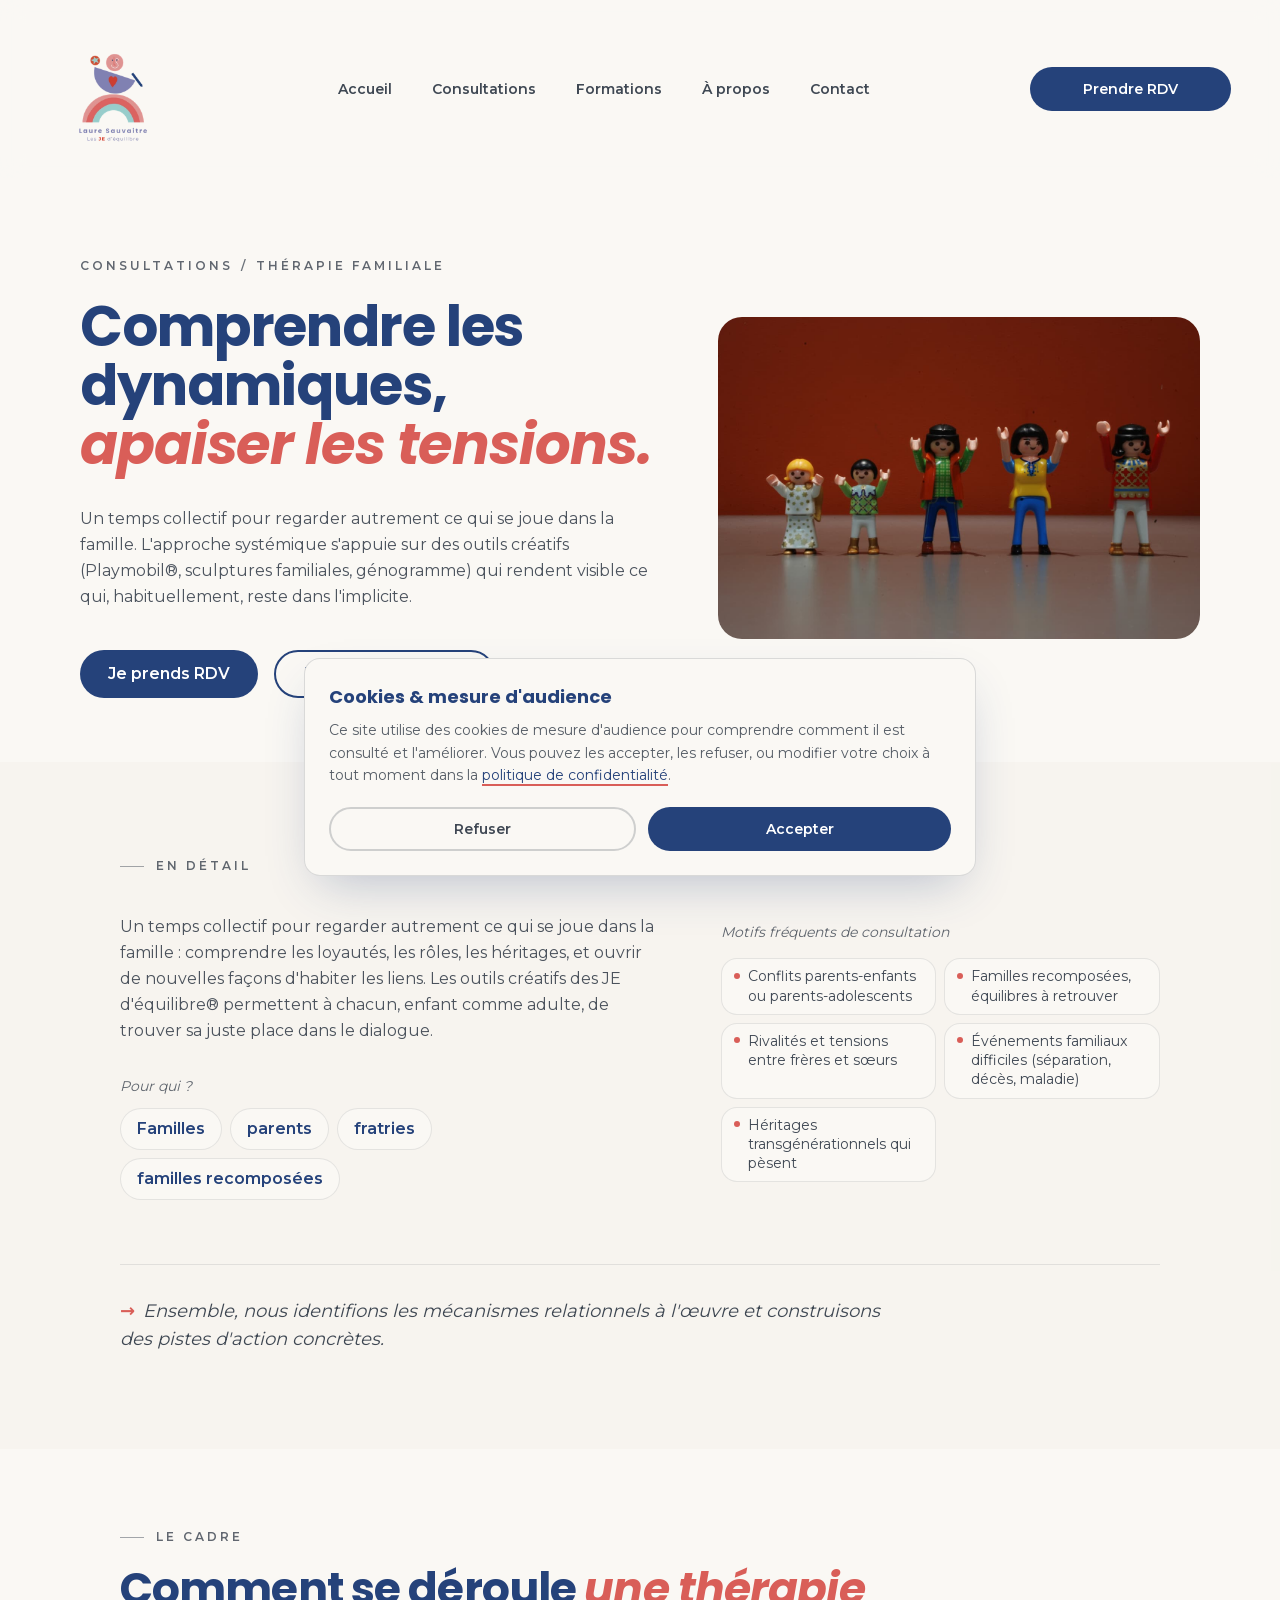
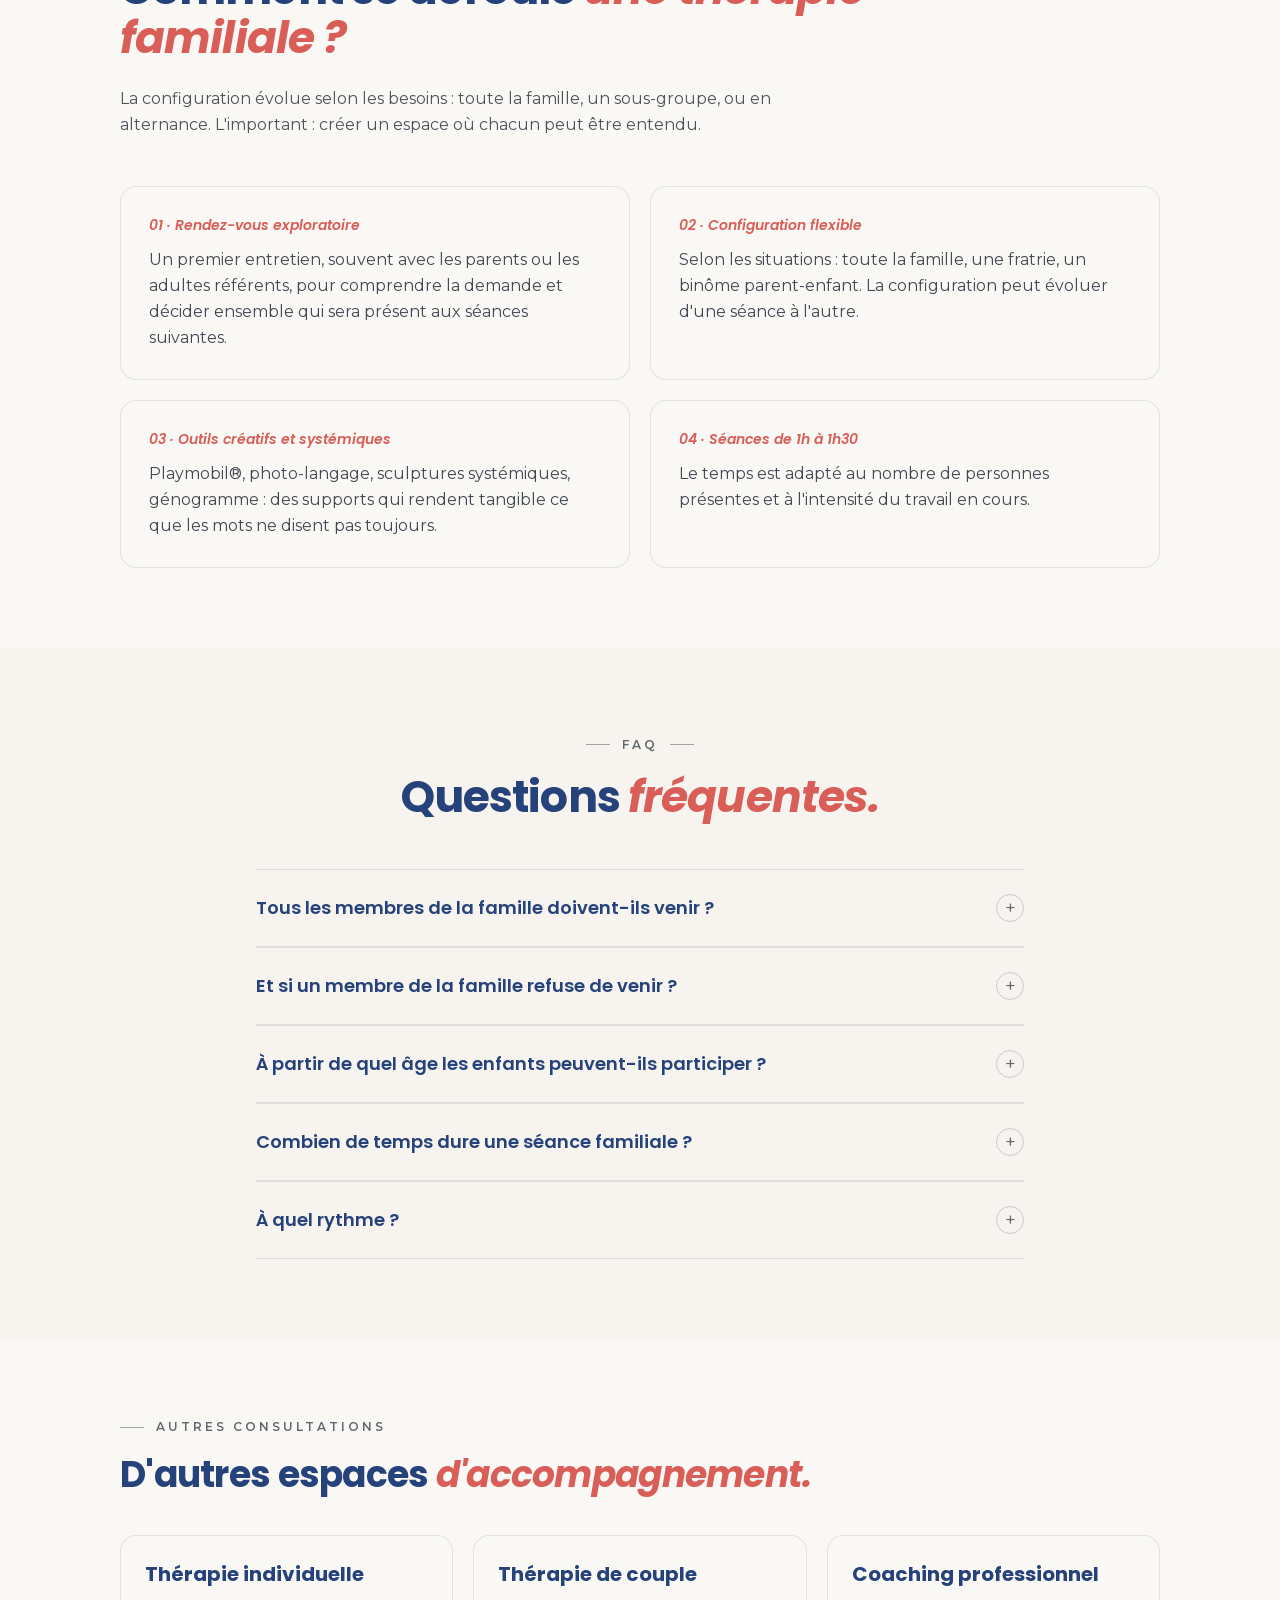
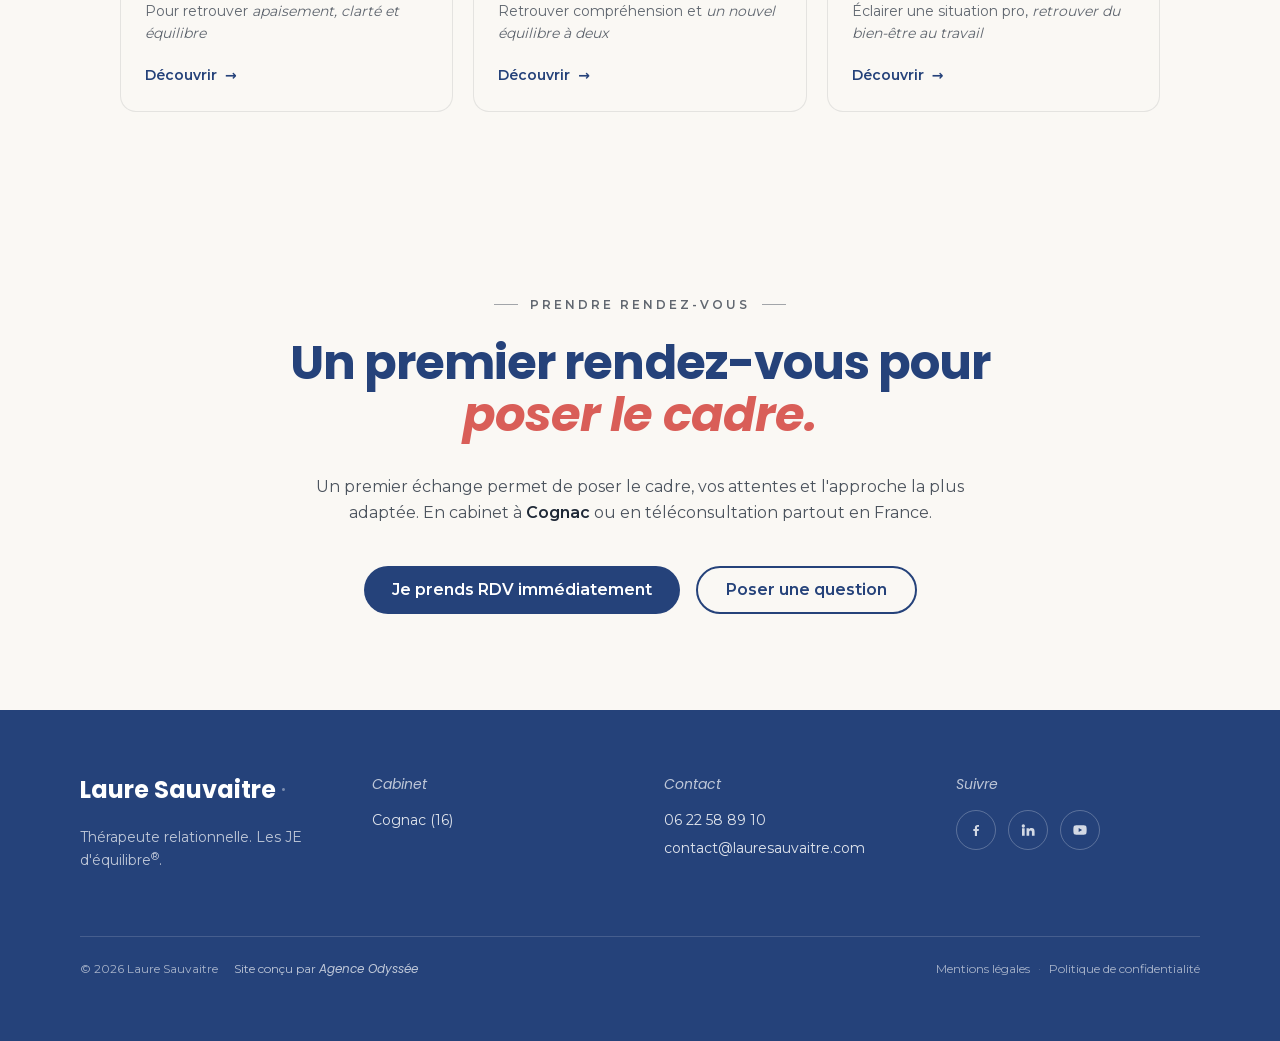
<file: consultations/familiale.html>
<!DOCTYPE html><html lang="fr" class="poppins_9fc342ce-module__eHRihq__variable montserrat_749a012d-module__NJFDTW__variable h-full antialiased"><head><meta charSet="utf-8"/><meta name="viewport" content="width=device-width, initial-scale=1"/><link rel="preload" href="/_next/static/media/47fe1b7cd6e6ed85-s.p.0~mcdl10zdfb3.woff2" as="font" crossorigin="" type="font/woff2"/><link rel="preload" href="/_next/static/media/6aac95a85db691f1-s.p.0qkjcfd5a90c2.woff2" as="font" crossorigin="" type="font/woff2"/><link rel="preload" href="/_next/static/media/829ba4228c966254-s.p.0ub.k0om~_-xi.woff2" as="font" crossorigin="" type="font/woff2"/><link rel="preload" href="/_next/static/media/a218039a3287bcfd-s.p.17-1enzs_j91b.woff2" as="font" crossorigin="" type="font/woff2"/><link rel="preload" href="/_next/static/media/b06c83c7cc676c09-s.p.15p9cfi8srt_k.woff2" as="font" crossorigin="" type="font/woff2"/><link rel="preload" href="/_next/static/media/b6620be20ad708dd-s.p.15glw.3ya746x.woff2" as="font" crossorigin="" type="font/woff2"/><link rel="preload" href="/_next/static/media/e2334d715941921e-s.p.12skym0rqknxy.woff2" as="font" crossorigin="" type="font/woff2"/><link rel="preload" href="/_next/static/media/e8f2fbee2754df70-s.p.0fzkl03jw-sdz.woff2" as="font" crossorigin="" type="font/woff2"/><link rel="preload" href="/_next/static/media/edcf447d6990da7e-s.p.0rmnzjlzsvg7u.woff2" as="font" crossorigin="" type="font/woff2"/><link rel="preload" as="image" href="/brand/logo.webp"/><link rel="preload" href="/brand/playmobil.jpg" as="image"/><link rel="stylesheet" href="/_next/static/chunks/0twuv8_a4w9l..css" data-precedence="next"/><link rel="preload" as="script" fetchPriority="low" href="/_next/static/chunks/0ht900cau6_ur.js"/><script src="/_next/static/chunks/0dgq26a5_oy.a.js" async=""></script><script src="/_next/static/chunks/0n~dq4kpx9xxx.js" async=""></script><script src="/_next/static/chunks/0oui10gukf8nf.js" async=""></script><script src="/_next/static/chunks/turbopack-0kgh._d10w-q9.js" async=""></script><script src="/_next/static/chunks/0p1xu9k1ddqoz.js" async=""></script><script src="/_next/static/chunks/0d3shmwh5_nmn.js" async=""></script><meta name="next-size-adjust" content=""/><title>Thérapie familiale · systémique et créative · Laure Sauvaitre · Laure Sauvaitre</title><meta name="description" content="Thérapie familiale à Cognac (Charente). Approche systémique, Playmobil®, sculptures familiales. Parents, fratries, familles recomposées."/><meta name="robots" content="index, follow"/><link rel="canonical" href="https://lauresauvaitre.com/consultations/familiale"/><meta property="og:title" content="Thérapie familiale · systémique et créative · Laure Sauvaitre · Laure Sauvaitre"/><meta property="og:description" content="Thérapie familiale à Cognac (Charente). Approche systémique, Playmobil®, sculptures familiales. Parents, fratries, familles recomposées."/><meta property="og:url" content="https://lauresauvaitre.com"/><meta property="og:site_name" content="Laure Sauvaitre"/><meta property="og:locale" content="fr_FR"/><meta property="og:image" content="https://lauresauvaitre.com/og-default.jpg"/><meta property="og:image:width" content="1200"/><meta property="og:image:height" content="630"/><meta property="og:image:alt" content="Laure Sauvaitre, thérapeute relationnelle et coach systémique en Charente"/><meta property="og:type" content="website"/><meta name="twitter:card" content="summary_large_image"/><meta name="twitter:title" content="Thérapie familiale · systémique et créative · Laure Sauvaitre · Laure Sauvaitre"/><meta name="twitter:description" content="Thérapie familiale à Cognac (Charente). Approche systémique, Playmobil®, sculptures familiales. Parents, fratries, familles recomposées."/><meta name="twitter:image" content="https://lauresauvaitre.com/og-default.jpg"/><meta name="twitter:image:alt" content="Laure Sauvaitre, thérapeute relationnelle et coach systémique en Charente"/><meta name="twitter:image:width" content="1200"/><meta name="twitter:image:height" content="630"/><link rel="icon" href="/icon.svg?icon.0c11ujt~tflyj.svg" sizes="any" type="image/svg+xml"/><script src="/_next/static/chunks/03~yq9q893hmn.js" noModule=""></script></head><body class="min-h-full flex flex-col font-body text-foreground bg-background"><div hidden=""><!--$--><!--/$--></div><script type="application/ld+json">{"@context":"https://schema.org","@type":"ProfessionalService","@id":"https://lauresauvaitre.com#organization","name":"Laure Sauvaitre","url":"https://lauresauvaitre.com","logo":"https://lauresauvaitre.com/brand/logo.webp","image":"https://lauresauvaitre.com/og-default.jpg","description":"Thérapeute relationnelle, coach systémique et stratégique à Cognac (Charente). Consultations individuelles, couple, famille, coaching et formations Qualiopi.","priceRange":"€€","telephone":"+33622588910","email":"mailto:contact@lauresauvaitre.com","address":{"@type":"PostalAddress","streetAddress":"24 rue de Segonzac","postalCode":"16100","addressLocality":"Cognac","addressRegion":"Charente","addressCountry":"FR"},"geo":{"@type":"GeoCoordinates","latitude":45.6898,"longitude":-0.3206},"areaServed":[{"@type":"Place","name":"Cognac"},{"@type":"Place","name":"Charente (16)"},{"@type":"Place","name":"Nouvelle-Aquitaine"},{"@type":"Place","name":"France (téléconsultation)"}],"sameAs":["https://www.linkedin.com/in/laure-sauvaitre-4713489b","https://www.facebook.com/lesjedequilibre","https://www.youtube.com/channel/UC7m3uyLe6G8E5Je1PD4fXtQ"],"founder":{"@type":"Person","name":"Laure Sauvaitre","jobTitle":"Thérapeute relationnelle · Coach systémique & stratégique","url":"https://lauresauvaitre.com","image":"https://lauresauvaitre.com/brand/portrait_laure.webp","knowsAbout":["Thérapie systémique et stratégique","Thérapie brève","Thérapie de couple","Thérapie familiale","Coaching d'équipe","Analyse de pratiques professionnelles","Photo-langage","Génogramme","Analyse transactionnelle","Sculptures systémiques","PNL"],"sameAs":["https://www.linkedin.com/in/laure-sauvaitre-4713489b","https://www.facebook.com/lesjedequilibre","https://www.youtube.com/channel/UC7m3uyLe6G8E5Je1PD4fXtQ"],"email":"mailto:contact@lauresauvaitre.com","telephone":"+33622588910","alumniOf":"15 ans professeur des écoles"},"employee":{"@type":"Person","name":"Laure Sauvaitre","jobTitle":"Thérapeute relationnelle · Coach systémique & stratégique","url":"https://lauresauvaitre.com","image":"https://lauresauvaitre.com/brand/portrait_laure.webp","knowsAbout":["Thérapie systémique et stratégique","Thérapie brève","Thérapie de couple","Thérapie familiale","Coaching d'équipe","Analyse de pratiques professionnelles","Photo-langage","Génogramme","Analyse transactionnelle","Sculptures systémiques","PNL"],"sameAs":["https://www.linkedin.com/in/laure-sauvaitre-4713489b","https://www.facebook.com/lesjedequilibre","https://www.youtube.com/channel/UC7m3uyLe6G8E5Je1PD4fXtQ"],"email":"mailto:contact@lauresauvaitre.com","telephone":"+33622588910","alumniOf":"15 ans professeur des écoles"}}</script><header class="sticky top-0 z-40 transition-all duration-300 bg-background/85 backdrop-blur-md"><nav class="mx-auto flex items-center justify-between transition-all duration-300 max-w-[1400px] px-6 md:px-12 py-3 md:py-6 border border-transparent"><a class="inline-flex items-center" aria-label="Accueil Laure Sauvaitre" href="/"><img src="/brand/logo.webp" alt="Laure Sauvaitre" class="w-auto transition-all duration-300 h-16 md:h-32"/></a><ul class="hidden lg:flex items-center gap-10 text-sm text-foreground/85"><li><a class="relative font-semibold hover:text-primary transition-colors after:absolute after:left-0 after:-bottom-1 after:h-[2px] after:w-0 after:bg-primary after:transition-all after:duration-300 hover:after:w-full" href="/">Accueil</a></li><li class="relative"><a class="relative font-semibold hover:text-primary transition-colors after:absolute after:left-0 after:-bottom-1 after:h-[2px] after:w-0 after:bg-primary after:transition-all after:duration-300 hover:after:w-full" aria-haspopup="true" aria-expanded="false" href="/consultations">Consultations</a><div class="absolute left-1/2 -translate-x-1/2 top-full pt-4 transition-all duration-200 opacity-0 -translate-y-1 pointer-events-none"><ul class="min-w-[280px] p-2 rounded-2xl bg-background border border-foreground/10 shadow-[0_12px_32px_-12px_rgba(37,66,122,0.25)]"><li><a class="block px-4 py-3 rounded-xl text-sm font-semibold text-foreground/85 hover:bg-chip/40 hover:text-primary transition-colors" href="/consultations/individuelle">Thérapie individuelle</a></li><li><a class="block px-4 py-3 rounded-xl text-sm font-semibold text-foreground/85 hover:bg-chip/40 hover:text-primary transition-colors" href="/consultations/familiale">Thérapie familiale</a></li><li><a class="block px-4 py-3 rounded-xl text-sm font-semibold text-foreground/85 hover:bg-chip/40 hover:text-primary transition-colors" href="/consultations/couple">Thérapie de couple</a></li><li><a class="block px-4 py-3 rounded-xl text-sm font-semibold text-foreground/85 hover:bg-chip/40 hover:text-primary transition-colors" href="/consultations/coaching">Coaching professionnel</a></li></ul></div></li><li><a class="relative font-semibold hover:text-primary transition-colors after:absolute after:left-0 after:-bottom-1 after:h-[2px] after:w-0 after:bg-primary after:transition-all after:duration-300 hover:after:w-full" href="/formations">Formations</a></li><li><a class="relative font-semibold hover:text-primary transition-colors after:absolute after:left-0 after:-bottom-1 after:h-[2px] after:w-0 after:bg-primary after:transition-all after:duration-300 hover:after:w-full" href="/a-propos">À propos</a></li><li><a class="relative font-semibold hover:text-primary transition-colors after:absolute after:left-0 after:-bottom-1 after:h-[2px] after:w-0 after:bg-primary after:transition-all after:duration-300 hover:after:w-full" href="/contact">Contact</a></li></ul><a href="https://www.ibookthedate.fr/therapeute/16100-cognac/laure-sauvaitre" target="_blank" rel="noopener noreferrer" class="group hidden lg:inline-flex items-center justify-center h-11 px-5 md:px-6 rounded-full bg-primary text-white text-sm font-semibold hover:bg-accent-subtle transition-colors"><span aria-hidden="true" class="inline-block w-[1.5em] mr-2 shrink-0"></span>Prendre RDV<span aria-hidden="true" class="inline-block w-[1.5em] ml-2 shrink-0 -translate-x-1 opacity-0 transition-all duration-200 group-hover:translate-x-0 group-hover:opacity-100">→</span></a><button type="button" class="lg:hidden inline-flex items-center justify-center size-11 rounded-full text-foreground hover:bg-foreground/5 transition-colors" aria-label="Ouvrir le menu" aria-expanded="false"><svg viewBox="0 0 24 24" fill="none" stroke="currentColor" stroke-width="2" stroke-linecap="round" class="size-6" aria-hidden="true"><line x1="4" y1="7" x2="20" y2="7"></line><line x1="4" y1="12" x2="20" y2="12"></line><line x1="4" y1="17" x2="20" y2="17"></line></svg></button></nav></header><div class="fixed inset-0 z-50 bg-background transition-opacity duration-300 lg:hidden opacity-0 pointer-events-none" aria-hidden="true"><div class="flex flex-col h-full px-6 pt-4 pb-10 overflow-y-auto"><div class="flex items-center justify-between"><a class="inline-flex items-center" aria-label="Accueil Laure Sauvaitre" href="/"><img src="/brand/logo.webp" alt="Laure Sauvaitre" class="h-16 w-auto"/></a><button type="button" class="inline-flex items-center justify-center size-11 rounded-full text-foreground hover:bg-foreground/5 transition-colors" aria-label="Fermer le menu"><svg viewBox="0 0 24 24" fill="none" stroke="currentColor" stroke-width="2" stroke-linecap="round" class="size-6" aria-hidden="true"><line x1="6" y1="6" x2="18" y2="18"></line><line x1="6" y1="18" x2="18" y2="6"></line></svg></button></div><ul class="mt-12 flex flex-col gap-5"><li><a class="font-heading text-3xl text-foreground hover:text-primary transition-colors" href="/">Accueil</a></li><li><button type="button" class="w-full flex items-center justify-between font-heading text-3xl text-foreground hover:text-primary transition-colors" aria-expanded="false">Consultations<span aria-hidden="true" class="text-2xl transition-transform duration-200 ">+</span></button><div class="overflow-hidden transition-all duration-300 max-h-0"><ul class="pl-3 flex flex-col gap-3 border-l-2 border-foreground/15"><li><a class="block pl-4 text-base italic text-foreground/70 hover:text-primary transition-colors" href="/consultations">Toutes les consultations</a></li><li><a class="block pl-4 text-lg text-foreground hover:text-primary transition-colors" href="/consultations/individuelle">Thérapie individuelle</a></li><li><a class="block pl-4 text-lg text-foreground hover:text-primary transition-colors" href="/consultations/familiale">Thérapie familiale</a></li><li><a class="block pl-4 text-lg text-foreground hover:text-primary transition-colors" href="/consultations/couple">Thérapie de couple</a></li><li><a class="block pl-4 text-lg text-foreground hover:text-primary transition-colors" href="/consultations/coaching">Coaching professionnel</a></li></ul></div></li><li><a class="font-heading text-3xl text-foreground hover:text-primary transition-colors" href="/formations">Formations</a></li><li><a class="font-heading text-3xl text-foreground hover:text-primary transition-colors" href="/a-propos">À propos</a></li><li><a class="font-heading text-3xl text-foreground hover:text-primary transition-colors" href="/contact">Contact</a></li></ul><a href="https://www.ibookthedate.fr/therapeute/16100-cognac/laure-sauvaitre" target="_blank" rel="noopener noreferrer" class="mt-auto inline-flex items-center justify-center h-14 px-7 rounded-full bg-primary text-white font-semibold hover:bg-accent-subtle transition-colors">Prendre RDV</a></div></div><main class="flex-1 flex flex-col"><script type="application/ld+json">{"@context":"https://schema.org","@type":"Service","name":"Thérapie familiale · Laure Sauvaitre","description":"Comprendre les dynamiques, apaiser les tensions. Un temps collectif pour regarder autrement ce qui se joue dans la famille : comprendre les loyautés, les rôles, les héritages, et ouvrir de nouvelles façons d'habiter les liens. Les outils créatifs des JE d'équilibre® permettent à chacun, enfant comme adulte, de trouver sa juste place dans le dialogue.","serviceType":"Psychotherapy","url":"https://lauresauvaitre.com/consultations/familiale","provider":{"@id":"https://lauresauvaitre.com#organization"},"areaServed":[{"@type":"Place","name":"Cognac"},{"@type":"Place","name":"Charente (16)"},{"@type":"Place","name":"Nouvelle-Aquitaine"},{"@type":"Place","name":"France (téléconsultation)"}]}</script><script type="application/ld+json">{"@context":"https://schema.org","@type":"FAQPage","mainEntity":[{"@type":"Question","name":"Tous les membres de la famille doivent-ils venir ?","acceptedAnswer":{"@type":"Answer","text":"Non. La configuration évolue : on peut commencer avec les parents, intégrer les enfants ensuite, travailler avec une fratrie seule ou un binôme parent-enfant. L'important est que ceux qui viennent soient d'accord d'être là."}},{"@type":"Question","name":"Et si un membre de la famille refuse de venir ?","acceptedAnswer":{"@type":"Answer","text":"C'est fréquent et ce n'est pas un obstacle. L'approche systémique permet de faire bouger une dynamique familiale même quand un membre est absent, en travaillant avec ceux qui sont là."}},{"@type":"Question","name":"À partir de quel âge les enfants peuvent-ils participer ?","acceptedAnswer":{"@type":"Answer","text":"Dès 4-5 ans, grâce aux outils créatifs (Playmobil®, dessins, cartes) qui permettent à l'enfant de s'exprimer sans devoir mettre de mots sur tout. Chaque enfant y trouve sa place."}},{"@type":"Question","name":"Combien de temps dure une séance familiale ?","acceptedAnswer":{"@type":"Answer","text":"Entre 1 heure et 1h30, selon le nombre de personnes présentes et l'intensité du travail en cours."}},{"@type":"Question","name":"À quel rythme ?","acceptedAnswer":{"@type":"Answer","text":"Généralement toutes les deux à trois semaines, pour laisser à chacun le temps d'intégrer ce qui se joue et d'expérimenter dans le quotidien."}}]}</script><section class="relative"><div class="mx-auto max-w-[1400px] px-6 md:px-16 lg:px-20 pt-10 md:pt-20 pb-12 md:pb-16 grid gap-10 md:gap-12 md:grid-cols-[1.1fr_0.9fr] md:items-center"><div><p class="text-xs tracking-[0.25em] uppercase text-foreground/70 font-semibold"><a class="hover:text-primary transition-colors" href="/consultations">Consultations</a><span aria-hidden="true" class="mx-2 text-foreground/65">/</span><span>Thérapie familiale</span></p><h1 class="mt-6 font-heading font-bold text-primary text-[2.25rem] md:text-[2.75rem] lg:text-[3.5rem] leading-[1.05] tracking-[-0.02em]">Comprendre les dynamiques,<!-- --> <em class="italic text-accent-warm">apaiser les tensions.</em></h1><p class="mt-8 text-sm md:text-base text-foreground/80 leading-relaxed">Un temps collectif pour regarder autrement ce qui se joue dans la famille. L&#x27;approche systémique s&#x27;appuie sur des outils créatifs (Playmobil®, sculptures familiales, génogramme) qui rendent visible ce qui, habituellement, reste dans l&#x27;implicite.</p><div class="mt-10 flex flex-nowrap gap-3 sm:gap-4"><a href="https://www.ibookthedate.fr/therapeute/16100-cognac/laure-sauvaitre" target="_blank" rel="noopener noreferrer" class="group relative inline-flex h-12 flex-1 sm:flex-none items-center justify-center px-5 sm:px-7 rounded-full bg-primary text-white text-sm sm:text-base font-semibold whitespace-nowrap hover:bg-accent-subtle transition-colors"><span class="md:transition-transform md:duration-200 md:group-hover:-translate-x-2">Je prends RDV</span><span aria-hidden="true" class="hidden md:block absolute right-4 -translate-x-1 opacity-0 transition-all duration-200 group-hover:translate-x-0 group-hover:opacity-100">→</span></a><a class="group relative inline-flex h-12 flex-1 sm:flex-none items-center justify-center px-5 sm:px-7 rounded-full border-2 border-primary text-primary text-sm sm:text-base font-semibold whitespace-nowrap hover:bg-primary hover:text-white transition-colors" href="/contact"><span class="md:transition-transform md:duration-200 md:group-hover:-translate-x-2">Poser une question</span><span aria-hidden="true" class="hidden md:block absolute right-4 -translate-x-1 opacity-0 transition-all duration-200 group-hover:translate-x-0 group-hover:opacity-100">→</span></a></div></div><div class="relative aspect-[3/2] w-full md:max-w-xl mx-auto md:mx-0 md:ml-auto rounded-3xl overflow-hidden"><img src="/brand/playmobil.jpg" alt="Sculpture familiale en Playmobil®, outil de thérapie systémique" class="absolute inset-0 h-full w-full object-cover"/></div></div></section><section class="py-16 md:py-24 bg-chip/25"><div class="mx-auto max-w-[1200px] px-6 md:px-16 lg:px-20"><p class="flex items-center gap-3 text-xs tracking-[0.25em] uppercase text-foreground/70 font-semibold"><span aria-hidden="true" class="h-px w-6 bg-foreground/40"></span>En détail</p><div class="mt-8 md:mt-10 grid gap-10 md:gap-16 md:grid-cols-[1.1fr_0.9fr]"><div><p class="text-sm md:text-base text-foreground/80 leading-relaxed">Un temps collectif pour regarder autrement ce qui se joue dans la famille : comprendre les loyautés, les rôles, les héritages, et ouvrir de nouvelles façons d&#x27;habiter les liens. Les outils créatifs des JE d&#x27;équilibre® permettent à chacun, enfant comme adulte, de trouver sa juste place dans le dialogue.</p><div class="mt-8"><p class="italic text-sm text-foreground/70">Pour qui ?</p><ul class="mt-3 flex flex-wrap gap-2"><li class="px-4 py-2 rounded-full bg-background border border-foreground/10 text-sm md:text-base font-semibold text-primary">Familles</li><li class="px-4 py-2 rounded-full bg-background border border-foreground/10 text-sm md:text-base font-semibold text-primary">parents</li><li class="px-4 py-2 rounded-full bg-background border border-foreground/10 text-sm md:text-base font-semibold text-primary">fratries</li><li class="px-4 py-2 rounded-full bg-background border border-foreground/10 text-sm md:text-base font-semibold text-primary">familles recomposées</li></ul></div></div><aside class="md:pt-2"><p class="italic text-sm text-foreground/70">Motifs fréquents de consultation</p><ul class="mt-4 grid grid-cols-1 sm:grid-cols-2 gap-2"><li class="inline-flex items-start gap-2 pl-3 pr-3.5 py-2 rounded-2xl bg-background border border-foreground/10 text-xs md:text-sm text-foreground/85 leading-snug"><span aria-hidden="true" class="mt-[0.4em] size-1.5 rounded-full bg-accent-warm shrink-0"></span><span>Conflits parents-enfants ou parents-adolescents</span></li><li class="inline-flex items-start gap-2 pl-3 pr-3.5 py-2 rounded-2xl bg-background border border-foreground/10 text-xs md:text-sm text-foreground/85 leading-snug"><span aria-hidden="true" class="mt-[0.4em] size-1.5 rounded-full bg-accent-warm shrink-0"></span><span>Familles recomposées, équilibres à retrouver</span></li><li class="inline-flex items-start gap-2 pl-3 pr-3.5 py-2 rounded-2xl bg-background border border-foreground/10 text-xs md:text-sm text-foreground/85 leading-snug"><span aria-hidden="true" class="mt-[0.4em] size-1.5 rounded-full bg-accent-warm shrink-0"></span><span>Rivalités et tensions entre frères et sœurs</span></li><li class="inline-flex items-start gap-2 pl-3 pr-3.5 py-2 rounded-2xl bg-background border border-foreground/10 text-xs md:text-sm text-foreground/85 leading-snug"><span aria-hidden="true" class="mt-[0.4em] size-1.5 rounded-full bg-accent-warm shrink-0"></span><span>Événements familiaux difficiles (séparation, décès, maladie)</span></li><li class="inline-flex items-start gap-2 pl-3 pr-3.5 py-2 rounded-2xl bg-background border border-foreground/10 text-xs md:text-sm text-foreground/85 leading-snug"><span aria-hidden="true" class="mt-[0.4em] size-1.5 rounded-full bg-accent-warm shrink-0"></span><span>Héritages transgénérationnels qui pèsent</span></li></ul></aside></div><div class="mt-14 md:mt-16 pt-8 border-t border-foreground/10"><p class="italic text-base md:text-lg text-foreground/85 max-w-3xl"><span aria-hidden="true" class="mr-2 not-italic text-accent-warm font-semibold">→</span>Ensemble, nous identifions les mécanismes relationnels à l&#x27;œuvre et construisons des pistes d&#x27;action concrètes.</p></div></div></section><section class="py-16 md:py-20"><div class="mx-auto max-w-[1200px] px-6 md:px-16 lg:px-20"><p class="flex items-center gap-3 text-xs tracking-[0.25em] uppercase text-foreground/70 font-semibold"><span aria-hidden="true" class="h-px w-6 bg-foreground/40"></span>Le cadre</p><h2 class="mt-5 font-heading font-bold text-primary text-[2rem] md:text-[2.25rem] lg:text-[2.75rem] leading-[1.1] tracking-[-0.02em] max-w-3xl">Comment se déroule<!-- --> <em class="italic text-accent-warm">une thérapie familiale ?</em></h2><p class="mt-6 max-w-2xl text-sm md:text-base text-foreground/80 leading-relaxed">La configuration évolue selon les besoins : toute la famille, un sous-groupe, ou en alternance. L&#x27;important : créer un espace où chacun peut être entendu.</p><ul class="mt-12 grid gap-5 md:grid-cols-2"><li class="p-6 md:p-7 rounded-2xl bg-background border border-foreground/10"><p class="italic font-heading text-sm text-accent-warm font-semibold">01 · Rendez-vous exploratoire</p><p class="mt-3 text-sm md:text-base text-foreground/85 leading-relaxed">Un premier entretien, souvent avec les parents ou les adultes référents, pour comprendre la demande et décider ensemble qui sera présent aux séances suivantes.</p></li><li class="p-6 md:p-7 rounded-2xl bg-background border border-foreground/10"><p class="italic font-heading text-sm text-accent-warm font-semibold">02 · Configuration flexible</p><p class="mt-3 text-sm md:text-base text-foreground/85 leading-relaxed">Selon les situations : toute la famille, une fratrie, un binôme parent-enfant. La configuration peut évoluer d&#x27;une séance à l&#x27;autre.</p></li><li class="p-6 md:p-7 rounded-2xl bg-background border border-foreground/10"><p class="italic font-heading text-sm text-accent-warm font-semibold">03 · Outils créatifs et systémiques</p><p class="mt-3 text-sm md:text-base text-foreground/85 leading-relaxed">Playmobil®, photo-langage, sculptures systémiques, génogramme : des supports qui rendent tangible ce que les mots ne disent pas toujours.</p></li><li class="p-6 md:p-7 rounded-2xl bg-background border border-foreground/10"><p class="italic font-heading text-sm text-accent-warm font-semibold">04 · Séances de 1h à 1h30</p><p class="mt-3 text-sm md:text-base text-foreground/85 leading-relaxed">Le temps est adapté au nombre de personnes présentes et à l&#x27;intensité du travail en cours.</p></li></ul></div></section><section class="py-16 md:py-20 bg-chip/25"><div class="mx-auto max-w-[1200px] px-6 md:px-16 lg:px-20 text-center"><p class="inline-flex items-center gap-3 text-xs tracking-[0.25em] uppercase text-foreground/70 font-semibold"><span aria-hidden="true" class="h-px w-6 bg-foreground/40"></span>FAQ<span aria-hidden="true" class="h-px w-6 bg-foreground/40"></span></p><h2 class="mt-5 font-heading font-bold text-primary text-[2rem] md:text-[2.25rem] lg:text-[2.75rem] leading-[1.1] tracking-[-0.02em]">Questions<!-- --> <em class="italic text-accent-warm">fréquentes.</em></h2><ul class="mt-12 max-w-3xl mx-auto text-left"><li><details name="faq-familiale" class="group border-b border-foreground/10 first:border-t py-2"><summary class="flex items-center gap-4 py-4 cursor-pointer select-none list-none [&amp;::-webkit-details-marker]:hidden"><span class="flex-1 font-heading font-semibold text-primary text-base md:text-lg group-hover:text-accent-warm group-open:text-accent-warm transition-colors">Tous les membres de la famille doivent-ils venir ?</span><span aria-hidden="true" class="shrink-0 size-7 flex items-center justify-center rounded-full border border-foreground/20 text-foreground/70 text-lg leading-none group-open:rotate-45 group-open:border-accent-warm group-open:text-accent-warm transition-all duration-200">+</span></summary><div class="pb-5 pr-10 text-sm md:text-base text-foreground/80 leading-relaxed">Non. La configuration évolue : on peut commencer avec les parents, intégrer les enfants ensuite, travailler avec une fratrie seule ou un binôme parent-enfant. L&#x27;important est que ceux qui viennent soient d&#x27;accord d&#x27;être là.</div></details></li><li><details name="faq-familiale" class="group border-b border-foreground/10 first:border-t py-2"><summary class="flex items-center gap-4 py-4 cursor-pointer select-none list-none [&amp;::-webkit-details-marker]:hidden"><span class="flex-1 font-heading font-semibold text-primary text-base md:text-lg group-hover:text-accent-warm group-open:text-accent-warm transition-colors">Et si un membre de la famille refuse de venir ?</span><span aria-hidden="true" class="shrink-0 size-7 flex items-center justify-center rounded-full border border-foreground/20 text-foreground/70 text-lg leading-none group-open:rotate-45 group-open:border-accent-warm group-open:text-accent-warm transition-all duration-200">+</span></summary><div class="pb-5 pr-10 text-sm md:text-base text-foreground/80 leading-relaxed">C&#x27;est fréquent et ce n&#x27;est pas un obstacle. L&#x27;approche systémique permet de faire bouger une dynamique familiale même quand un membre est absent, en travaillant avec ceux qui sont là.</div></details></li><li><details name="faq-familiale" class="group border-b border-foreground/10 first:border-t py-2"><summary class="flex items-center gap-4 py-4 cursor-pointer select-none list-none [&amp;::-webkit-details-marker]:hidden"><span class="flex-1 font-heading font-semibold text-primary text-base md:text-lg group-hover:text-accent-warm group-open:text-accent-warm transition-colors">À partir de quel âge les enfants peuvent-ils participer ?</span><span aria-hidden="true" class="shrink-0 size-7 flex items-center justify-center rounded-full border border-foreground/20 text-foreground/70 text-lg leading-none group-open:rotate-45 group-open:border-accent-warm group-open:text-accent-warm transition-all duration-200">+</span></summary><div class="pb-5 pr-10 text-sm md:text-base text-foreground/80 leading-relaxed">Dès 4-5 ans, grâce aux outils créatifs (Playmobil®, dessins, cartes) qui permettent à l&#x27;enfant de s&#x27;exprimer sans devoir mettre de mots sur tout. Chaque enfant y trouve sa place.</div></details></li><li><details name="faq-familiale" class="group border-b border-foreground/10 first:border-t py-2"><summary class="flex items-center gap-4 py-4 cursor-pointer select-none list-none [&amp;::-webkit-details-marker]:hidden"><span class="flex-1 font-heading font-semibold text-primary text-base md:text-lg group-hover:text-accent-warm group-open:text-accent-warm transition-colors">Combien de temps dure une séance familiale ?</span><span aria-hidden="true" class="shrink-0 size-7 flex items-center justify-center rounded-full border border-foreground/20 text-foreground/70 text-lg leading-none group-open:rotate-45 group-open:border-accent-warm group-open:text-accent-warm transition-all duration-200">+</span></summary><div class="pb-5 pr-10 text-sm md:text-base text-foreground/80 leading-relaxed">Entre 1 heure et 1h30, selon le nombre de personnes présentes et l&#x27;intensité du travail en cours.</div></details></li><li><details name="faq-familiale" class="group border-b border-foreground/10 first:border-t py-2"><summary class="flex items-center gap-4 py-4 cursor-pointer select-none list-none [&amp;::-webkit-details-marker]:hidden"><span class="flex-1 font-heading font-semibold text-primary text-base md:text-lg group-hover:text-accent-warm group-open:text-accent-warm transition-colors">À quel rythme ?</span><span aria-hidden="true" class="shrink-0 size-7 flex items-center justify-center rounded-full border border-foreground/20 text-foreground/70 text-lg leading-none group-open:rotate-45 group-open:border-accent-warm group-open:text-accent-warm transition-all duration-200">+</span></summary><div class="pb-5 pr-10 text-sm md:text-base text-foreground/80 leading-relaxed">Généralement toutes les deux à trois semaines, pour laisser à chacun le temps d&#x27;intégrer ce qui se joue et d&#x27;expérimenter dans le quotidien.</div></details></li></ul></div></section><section class="py-16 md:py-20"><div class="mx-auto max-w-[1200px] px-6 md:px-16 lg:px-20"><p class="flex items-center gap-3 text-xs tracking-[0.25em] uppercase text-foreground/70 font-semibold"><span aria-hidden="true" class="h-px w-6 bg-foreground/40"></span>Autres consultations</p><h2 class="mt-5 font-heading font-bold text-primary text-[2rem] md:text-[2.25rem] leading-[1.1] tracking-[-0.02em]">D&#x27;autres espaces<!-- --> <em class="italic text-accent-warm">d&#x27;accompagnement.</em></h2><ul class="mt-10 grid gap-5 md:grid-cols-3"><li><a class="group block h-full p-6 rounded-2xl border border-foreground/10 bg-background hover:border-accent-warm transition-colors" href="/consultations/individuelle"><p class="font-heading font-bold text-primary text-lg md:text-xl group-hover:text-accent-warm transition-colors">Thérapie individuelle</p><p class="mt-3 text-sm text-foreground/70 leading-relaxed">Pour retrouver<!-- --> <em class="italic">apaisement, clarté et équilibre</em></p><p class="mt-5 inline-flex items-center gap-2 text-sm font-semibold text-primary group-hover:text-accent-warm transition-colors">Découvrir<span aria-hidden="true" class="transition-transform duration-200 group-hover:translate-x-1">→</span></p></a></li><li><a class="group block h-full p-6 rounded-2xl border border-foreground/10 bg-background hover:border-accent-warm transition-colors" href="/consultations/couple"><p class="font-heading font-bold text-primary text-lg md:text-xl group-hover:text-accent-warm transition-colors">Thérapie de couple</p><p class="mt-3 text-sm text-foreground/70 leading-relaxed">Retrouver compréhension et<!-- --> <em class="italic">un nouvel équilibre à deux</em></p><p class="mt-5 inline-flex items-center gap-2 text-sm font-semibold text-primary group-hover:text-accent-warm transition-colors">Découvrir<span aria-hidden="true" class="transition-transform duration-200 group-hover:translate-x-1">→</span></p></a></li><li><a class="group block h-full p-6 rounded-2xl border border-foreground/10 bg-background hover:border-accent-warm transition-colors" href="/consultations/coaching"><p class="font-heading font-bold text-primary text-lg md:text-xl group-hover:text-accent-warm transition-colors">Coaching professionnel</p><p class="mt-3 text-sm text-foreground/70 leading-relaxed">Éclairer une situation pro,<!-- --> <em class="italic">retrouver du bien-être au travail</em></p><p class="mt-5 inline-flex items-center gap-2 text-sm font-semibold text-primary group-hover:text-accent-warm transition-colors">Découvrir<span aria-hidden="true" class="transition-transform duration-200 group-hover:translate-x-1">→</span></p></a></li></ul></div></section><section class="py-16 md:py-24"><div class="mx-auto max-w-[900px] px-6 text-center"><p class="inline-flex items-center gap-3 text-xs tracking-[0.25em] uppercase text-foreground/70 font-semibold"><span aria-hidden="true" class="h-px w-6 bg-foreground/40"></span>Prendre rendez-vous<span aria-hidden="true" class="h-px w-6 bg-foreground/40"></span></p><h2 class="mt-6 font-heading font-bold text-primary text-[2rem] md:text-[2.5rem] lg:text-[3rem] leading-[1.1] tracking-[-0.02em]">Un premier rendez-vous pour<br/><em class="italic text-accent-warm">poser le cadre.</em></h2><p class="mt-8 max-w-2xl mx-auto text-sm md:text-base text-foreground/80 leading-relaxed">Un premier échange permet de poser le cadre, vos attentes et l&#x27;approche la plus adaptée. En cabinet à<!-- --> <strong class="font-semibold text-foreground">Cognac</strong> <!-- -->ou en téléconsultation partout en France.</p><div class="mt-10 flex flex-wrap gap-4 justify-center"><a href="https://www.ibookthedate.fr/therapeute/16100-cognac/laure-sauvaitre" target="_blank" rel="noopener noreferrer" class="group relative inline-flex h-12 items-center justify-center px-7 rounded-full bg-primary text-white font-semibold hover:bg-accent-subtle transition-colors"><span class="md:transition-transform md:duration-200 md:group-hover:-translate-x-2">Je prends RDV immédiatement</span><span aria-hidden="true" class="hidden md:block absolute right-4 -translate-x-1 opacity-0 transition-all duration-200 group-hover:translate-x-0 group-hover:opacity-100">→</span></a><a class="group relative inline-flex h-12 items-center justify-center px-7 rounded-full border-2 border-primary text-primary font-semibold hover:bg-primary hover:text-white transition-colors" href="/contact"><span class="md:transition-transform md:duration-200 md:group-hover:-translate-x-2">Poser une question</span><span aria-hidden="true" class="hidden md:block absolute right-4 -translate-x-1 opacity-0 transition-all duration-200 group-hover:translate-x-0 group-hover:opacity-100">→</span></a></div></div></section><!--$--><!--/$--></main><footer class="bg-primary text-white"><div class="mx-auto max-w-[1400px] px-6 md:px-16 lg:px-20 py-14 md:py-16"><div class="grid gap-10 md:gap-12 md:grid-cols-4"><div><p class="font-heading font-bold text-2xl text-white">Laure Sauvaitre<!-- --> <span aria-hidden="true" class="text-white/40 font-normal">·</span></p><p class="mt-5 text-sm text-white/70 leading-relaxed">Thérapeute relationnelle. Les JE d&#x27;équilibre<sup>®</sup>.</p></div><div><p class="italic font-heading text-sm text-white/70">Cabinet</p><p class="mt-4 text-sm text-white/85">Cognac (16)</p></div><div><p class="italic font-heading text-sm text-white/70">Contact</p><p class="mt-4 text-sm"><a href="tel:+33622588910" class="text-white/85 hover:text-accent-soft transition-colors">06 22 58 89 10</a></p><p class="mt-2 text-sm"><a href="mailto:contact@lauresauvaitre.com" class="text-white/85 hover:text-accent-soft transition-colors">contact@lauresauvaitre.com</a></p></div><div><p class="italic font-heading text-sm text-white/70">Suivre</p><ul class="mt-4 flex items-center gap-3"><li><a href="https://www.facebook.com/lesjedequilibre" target="_blank" rel="noopener noreferrer" aria-label="Facebook" class="inline-flex items-center justify-center size-10 rounded-full border border-white/25 text-white/80 hover:border-accent-soft hover:text-accent-soft transition-colors"><svg viewBox="0 0 24 24" fill="currentColor" aria-hidden="true" class="size-4"><path d="M13.5 21v-7.5h2.5l.38-3H13.5V8.62c0-.87.24-1.46 1.49-1.46H16.5V4.47a20.66 20.66 0 0 0-2.31-.12c-2.29 0-3.86 1.4-3.86 3.96V10.5H8v3h2.33V21h3.17Z"></path></svg></a></li><li><a href="https://www.linkedin.com/in/laure-sauvaitre-4713489b" target="_blank" rel="noopener noreferrer" aria-label="LinkedIn" class="inline-flex items-center justify-center size-10 rounded-full border border-white/25 text-white/80 hover:border-accent-soft hover:text-accent-soft transition-colors"><svg viewBox="0 0 24 24" fill="currentColor" aria-hidden="true" class="size-4"><path d="M4.98 3.5a2.5 2.5 0 1 1 0 5 2.5 2.5 0 0 1 0-5ZM3 9.5h4v11H3v-11ZM9.5 9.5h3.83v1.5h.05c.53-.95 1.82-1.95 3.75-1.95 4 0 4.74 2.5 4.74 5.76V20.5h-4V15.5c0-1.25-.02-2.85-1.88-2.85-1.88 0-2.17 1.35-2.17 2.76V20.5h-4v-11Z"></path></svg></a></li><li><a href="https://www.youtube.com/channel/UC7m3uyLe6G8E5Je1PD4fXtQ" target="_blank" rel="noopener noreferrer" aria-label="YouTube" class="inline-flex items-center justify-center size-10 rounded-full border border-white/25 text-white/80 hover:border-accent-soft hover:text-accent-soft transition-colors"><svg viewBox="0 0 24 24" fill="currentColor" aria-hidden="true" class="size-4"><path d="M21.58 7.19a2.51 2.51 0 0 0-1.77-1.77C18.25 5 12 5 12 5s-6.25 0-7.81.42A2.51 2.51 0 0 0 2.42 7.19 26.2 26.2 0 0 0 2 12a26.2 26.2 0 0 0 .42 4.81 2.51 2.51 0 0 0 1.77 1.77C5.75 19 12 19 12 19s6.25 0 7.81-.42a2.51 2.51 0 0 0 1.77-1.77A26.2 26.2 0 0 0 22 12a26.2 26.2 0 0 0-.42-4.81ZM10 15V9l5.2 3-5.2 3Z"></path></svg></a></li></ul></div></div><div class="mt-14 md:mt-16 pt-6 border-t border-white/15 flex flex-col md:flex-row items-start md:items-center justify-between gap-3 text-xs text-white/60"><div class="flex flex-col md:flex-row md:items-center gap-x-4 gap-y-1"><p>© <!-- -->2026<!-- --> <!-- -->Laure Sauvaitre</p><p class="text-white/70">Site conçu par<!-- --> <a href="https://odyssee-agency.com" target="_blank" rel="noopener noreferrer" class="italic font-heading text-white/70 hover:text-accent-soft transition-colors">Agence Odyssée</a></p></div><ul class="flex flex-wrap items-center gap-x-2 gap-y-1"><li class="flex items-center gap-2"><a class="hover:text-accent-soft transition-colors" href="/mentions-legales">Mentions légales</a></li><li class="flex items-center gap-2"><span aria-hidden="true" class="text-white/30">·</span><a class="hover:text-accent-soft transition-colors" href="/politique-confidentialite">Politique de confidentialité</a></li></ul></div></div></footer><a href="https://www.ibookthedate.fr/therapeute/16100-cognac/laure-sauvaitre" target="_blank" rel="noopener noreferrer" aria-label="Prendre rendez-vous" class="group fixed bottom-5 right-5 md:bottom-8 md:right-8 z-30 lg:hidden inline-flex items-center gap-2 h-12 md:h-14 px-5 md:px-6 rounded-full bg-primary text-white text-sm md:text-base font-semibold md:shadow-[0_12px_32px_-8px_rgba(37,66,122,0.5)] hover:bg-accent-subtle md:hover:shadow-[0_16px_40px_-8px_rgba(37,66,122,0.6)] transition-all duration-200"><svg viewBox="0 0 24 24" fill="none" stroke="currentColor" stroke-width="2" stroke-linecap="round" stroke-linejoin="round" class="size-5 shrink-0" aria-hidden="true"><rect x="3" y="4" width="18" height="18" rx="2" ry="2"></rect><line x1="16" y1="2" x2="16" y2="6"></line><line x1="8" y1="2" x2="8" y2="6"></line><line x1="3" y1="10" x2="21" y2="10"></line></svg>Prendre RDV</a><script src="/_next/static/chunks/0ht900cau6_ur.js" id="_R_" async=""></script><script>(self.__next_f=self.__next_f||[]).push([0])</script><script>self.__next_f.push([1,"1:\"$Sreact.fragment\"\ne:I[68027,[\"/_next/static/chunks/0p1xu9k1ddqoz.js\",\"/_next/static/chunks/0d3shmwh5_nmn.js\"],\"default\",1]\n:HL[\"/_next/static/chunks/0twuv8_a4w9l..css\",\"style\"]\n:HL[\"/_next/static/media/47fe1b7cd6e6ed85-s.p.0~mcdl10zdfb3.woff2\",\"font\",{\"crossOrigin\":\"\",\"type\":\"font/woff2\"}]\n:HL[\"/_next/static/media/6aac95a85db691f1-s.p.0qkjcfd5a90c2.woff2\",\"font\",{\"crossOrigin\":\"\",\"type\":\"font/woff2\"}]\n:HL[\"/_next/static/media/829ba4228c966254-s.p.0ub.k0om~_-xi.woff2\",\"font\",{\"crossOrigin\":\"\",\"type\":\"font/woff2\"}]\n:HL[\"/_next/static/media/a218039a3287bcfd-s.p.17-1enzs_j91b.woff2\",\"font\",{\"crossOrigin\":\"\",\"type\":\"font/woff2\"}]\n:HL[\"/_next/static/media/b06c83c7cc676c09-s.p.15p9cfi8srt_k.woff2\",\"font\",{\"crossOrigin\":\"\",\"type\":\"font/woff2\"}]\n:HL[\"/_next/static/media/b6620be20ad708dd-s.p.15glw.3ya746x.woff2\",\"font\",{\"crossOrigin\":\"\",\"type\":\"font/woff2\"}]\n:HL[\"/_next/static/media/e2334d715941921e-s.p.12skym0rqknxy.woff2\",\"font\",{\"crossOrigin\":\"\",\"type\":\"font/woff2\"}]\n:HL[\"/_next/static/media/e8f2fbee2754df70-s.p.0fzkl03jw-sdz.woff2\",\"font\",{\"crossOrigin\":\"\",\"type\":\"font/woff2\"}]\n:HL[\"/_next/static/media/edcf447d6990da7e-s.p.0rmnzjlzsvg7u.woff2\",\"font\",{\"crossOrigin\":\"\",\"type\":\"font/woff2\"}]\n2:Ta8e,"])</script><script>self.__next_f.push([1,"{\"@context\":\"https://schema.org\",\"@type\":\"ProfessionalService\",\"@id\":\"https://lauresauvaitre.com#organization\",\"name\":\"Laure Sauvaitre\",\"url\":\"https://lauresauvaitre.com\",\"logo\":\"https://lauresauvaitre.com/brand/logo.webp\",\"image\":\"https://lauresauvaitre.com/og-default.jpg\",\"description\":\"Thérapeute relationnelle, coach systémique et stratégique à Cognac (Charente). Consultations individuelles, couple, famille, coaching et formations Qualiopi.\",\"priceRange\":\"€€\",\"telephone\":\"+33622588910\",\"email\":\"mailto:contact@lauresauvaitre.com\",\"address\":{\"@type\":\"PostalAddress\",\"streetAddress\":\"24 rue de Segonzac\",\"postalCode\":\"16100\",\"addressLocality\":\"Cognac\",\"addressRegion\":\"Charente\",\"addressCountry\":\"FR\"},\"geo\":{\"@type\":\"GeoCoordinates\",\"latitude\":45.6898,\"longitude\":-0.3206},\"areaServed\":[{\"@type\":\"Place\",\"name\":\"Cognac\"},{\"@type\":\"Place\",\"name\":\"Charente (16)\"},{\"@type\":\"Place\",\"name\":\"Nouvelle-Aquitaine\"},{\"@type\":\"Place\",\"name\":\"France (téléconsultation)\"}],\"sameAs\":[\"https://www.linkedin.com/in/laure-sauvaitre-4713489b\",\"https://www.facebook.com/lesjedequilibre\",\"https://www.youtube.com/channel/UC7m3uyLe6G8E5Je1PD4fXtQ\"],\"founder\":{\"@type\":\"Person\",\"name\":\"Laure Sauvaitre\",\"jobTitle\":\"Thérapeute relationnelle · Coach systémique \u0026 stratégique\",\"url\":\"https://lauresauvaitre.com\",\"image\":\"https://lauresauvaitre.com/brand/portrait_laure.webp\",\"knowsAbout\":[\"Thérapie systémique et stratégique\",\"Thérapie brève\",\"Thérapie de couple\",\"Thérapie familiale\",\"Coaching d'équipe\",\"Analyse de pratiques professionnelles\",\"Photo-langage\",\"Génogramme\",\"Analyse transactionnelle\",\"Sculptures systémiques\",\"PNL\"],\"sameAs\":[\"https://www.linkedin.com/in/laure-sauvaitre-4713489b\",\"https://www.facebook.com/lesjedequilibre\",\"https://www.youtube.com/channel/UC7m3uyLe6G8E5Je1PD4fXtQ\"],\"email\":\"mailto:contact@lauresauvaitre.com\",\"telephone\":\"+33622588910\",\"alumniOf\":\"15 ans professeur des écoles\"},\"employee\":{\"@type\":\"Person\",\"name\":\"Laure Sauvaitre\",\"jobTitle\":\"Thérapeute relationnelle · Coach systémique \u0026 stratégique\",\"url\":\"https://lauresauvaitre.com\",\"image\":\"https://lauresauvaitre.com/brand/portrait_laure.webp\",\"knowsAbout\":[\"Thérapie systémique et stratégique\",\"Thérapie brève\",\"Thérapie de couple\",\"Thérapie familiale\",\"Coaching d'équipe\",\"Analyse de pratiques professionnelles\",\"Photo-langage\",\"Génogramme\",\"Analyse transactionnelle\",\"Sculptures systémiques\",\"PNL\"],\"sameAs\":[\"https://www.linkedin.com/in/laure-sauvaitre-4713489b\",\"https://www.facebook.com/lesjedequilibre\",\"https://www.youtube.com/channel/UC7m3uyLe6G8E5Je1PD4fXtQ\"],\"email\":\"mailto:contact@lauresauvaitre.com\",\"telephone\":\"+33622588910\",\"alumniOf\":\"15 ans professeur des écoles\"}}"])</script><script>self.__next_f.push([1,"0:{\"P\":null,\"c\":[\"\",\"consultations\",\"familiale\"],\"q\":\"\",\"i\":false,\"f\":[[[\"\",{\"children\":[\"consultations\",{\"children\":[[\"slug\",\"familiale\",\"d\",null],{\"children\":[\"__PAGE__\",{}]}]}]},\"$undefined\",\"$undefined\",16],[[\"$\",\"$1\",\"c\",{\"children\":[[[\"$\",\"link\",\"0\",{\"rel\":\"stylesheet\",\"href\":\"/_next/static/chunks/0twuv8_a4w9l..css\",\"precedence\":\"next\",\"crossOrigin\":\"$undefined\",\"nonce\":\"$undefined\"}],[\"$\",\"script\",\"script-0\",{\"src\":\"/_next/static/chunks/0p1xu9k1ddqoz.js\",\"async\":true,\"nonce\":\"$undefined\"}],[\"$\",\"script\",\"script-1\",{\"src\":\"/_next/static/chunks/0d3shmwh5_nmn.js\",\"async\":true,\"nonce\":\"$undefined\"}]],[\"$\",\"html\",null,{\"lang\":\"fr\",\"className\":\"poppins_9fc342ce-module__eHRihq__variable montserrat_749a012d-module__NJFDTW__variable h-full antialiased\",\"children\":[\"$\",\"body\",null,{\"className\":\"min-h-full flex flex-col font-body text-foreground bg-background\",\"children\":[[\"$\",\"script\",null,{\"type\":\"application/ld+json\",\"dangerouslySetInnerHTML\":{\"__html\":\"$2\"}}],\"$L3\",\"$L4\",\"$L5\",\"$L6\",\"$L7\",\"$L8\"]}]}]]}],{\"children\":[\"$L9\",{\"children\":[\"$La\",{\"children\":[\"$Lb\",{},null,false,null]},null,false,\"$@c\"]},null,false,\"$@c\"]},null,false,null],\"$Ld\",false]],\"m\":\"$undefined\",\"G\":[\"$e\",[\"$Lf\"]],\"S\":true,\"h\":null,\"s\":\"$undefined\",\"l\":\"$undefined\",\"p\":\"$undefined\",\"d\":\"$undefined\",\"b\":\"jUKoDAPg75vyWH31-Dcgi\"}\n"])</script><script>self.__next_f.push([1,"10:I[2482,[\"/_next/static/chunks/0p1xu9k1ddqoz.js\",\"/_next/static/chunks/0d3shmwh5_nmn.js\"],\"GoogleAnalytics\"]\n11:I[45872,[\"/_next/static/chunks/0p1xu9k1ddqoz.js\",\"/_next/static/chunks/0d3shmwh5_nmn.js\"],\"Header\"]\n12:I[39756,[\"/_next/static/chunks/0p1xu9k1ddqoz.js\",\"/_next/static/chunks/0d3shmwh5_nmn.js\"],\"default\"]\n13:I[37457,[\"/_next/static/chunks/0p1xu9k1ddqoz.js\",\"/_next/static/chunks/0d3shmwh5_nmn.js\"],\"default\"]\n17:I[75941,[\"/_next/static/chunks/0p1xu9k1ddqoz.js\",\"/_next/static/chunks/0d3shmwh5_nmn.js\"],\"ConsentBanner\"]\n19:I[97367,[\"/_next/static/chunks/0p1xu9k1ddqoz.js\",\"/_next/static/chunks/0d3shmwh5_nmn.js\"],\"OutletBoundary\"]\n1a:\"$Sreact.suspense\"\n1d:I[97367,[\"/_next/static/chunks/0p1xu9k1ddqoz.js\",\"/_next/static/chunks/0d3shmwh5_nmn.js\"],\"ViewportBoundary\"]\n1f:I[97367,[\"/_next/static/chunks/0p1xu9k1ddqoz.js\",\"/_next/static/chunks/0d3shmwh5_nmn.js\"],\"MetadataBoundary\"]\n3:[\"$\",\"$L10\",null,{}]\n4:[\"$\",\"$L11\",null,{}]\n"])</script><script>self.__next_f.push([1,"5:[\"$\",\"main\",null,{\"className\":\"flex-1 flex flex-col\",\"children\":[\"$\",\"$L12\",null,{\"parallelRouterKey\":\"children\",\"error\":\"$undefined\",\"errorStyles\":\"$undefined\",\"errorScripts\":\"$undefined\",\"template\":[\"$\",\"$L13\",null,{}],\"templateStyles\":\"$undefined\",\"templateScripts\":\"$undefined\",\"notFound\":[[[\"$\",\"title\",null,{\"children\":\"404: This page could not be found.\"}],[\"$\",\"div\",null,{\"style\":{\"fontFamily\":\"system-ui,\\\"Segoe UI\\\",Roboto,Helvetica,Arial,sans-serif,\\\"Apple Color Emoji\\\",\\\"Segoe UI Emoji\\\"\",\"height\":\"100vh\",\"textAlign\":\"center\",\"display\":\"flex\",\"flexDirection\":\"column\",\"alignItems\":\"center\",\"justifyContent\":\"center\"},\"children\":[\"$\",\"div\",null,{\"children\":[[\"$\",\"style\",null,{\"dangerouslySetInnerHTML\":{\"__html\":\"body{color:#000;background:#fff;margin:0}.next-error-h1{border-right:1px solid rgba(0,0,0,.3)}@media (prefers-color-scheme:dark){body{color:#fff;background:#000}.next-error-h1{border-right:1px solid rgba(255,255,255,.3)}}\"}}],[\"$\",\"h1\",null,{\"className\":\"next-error-h1\",\"style\":{\"display\":\"inline-block\",\"margin\":\"0 20px 0 0\",\"padding\":\"0 23px 0 0\",\"fontSize\":24,\"fontWeight\":500,\"verticalAlign\":\"top\",\"lineHeight\":\"49px\"},\"children\":404}],[\"$\",\"div\",null,{\"style\":{\"display\":\"inline-block\"},\"children\":[\"$\",\"h2\",null,{\"style\":{\"fontSize\":14,\"fontWeight\":400,\"lineHeight\":\"49px\",\"margin\":0},\"children\":\"This page could not be found.\"}]}]]}]}]],[]],\"forbidden\":\"$undefined\",\"unauthorized\":\"$undefined\"}]}]\n"])</script><script>self.__next_f.push([1,"6:[\"$\",\"footer\",null,{\"className\":\"bg-primary text-white\",\"children\":[\"$\",\"div\",null,{\"className\":\"mx-auto max-w-[1400px] px-6 md:px-16 lg:px-20 py-14 md:py-16\",\"children\":[[\"$\",\"div\",null,{\"className\":\"grid gap-10 md:gap-12 md:grid-cols-4\",\"children\":[[\"$\",\"div\",null,{\"children\":[[\"$\",\"p\",null,{\"className\":\"font-heading font-bold text-2xl text-white\",\"children\":[\"Laure Sauvaitre\",\" \",[\"$\",\"span\",null,{\"aria-hidden\":true,\"className\":\"text-white/40 font-normal\",\"children\":\"·\"}]]}],[\"$\",\"p\",null,{\"className\":\"mt-5 text-sm text-white/70 leading-relaxed\",\"children\":[\"Thérapeute relationnelle. Les JE d'équilibre\",[\"$\",\"sup\",null,{\"children\":\"®\"}],\".\"]}]]}],[\"$\",\"div\",null,{\"children\":[[\"$\",\"p\",null,{\"className\":\"italic font-heading text-sm text-white/70\",\"children\":\"Cabinet\"}],[\"$\",\"p\",null,{\"className\":\"mt-4 text-sm text-white/85\",\"children\":\"Cognac (16)\"}]]}],[\"$\",\"div\",null,{\"children\":[[\"$\",\"p\",null,{\"className\":\"italic font-heading text-sm text-white/70\",\"children\":\"Contact\"}],[\"$\",\"p\",null,{\"className\":\"mt-4 text-sm\",\"children\":[\"$\",\"a\",null,{\"href\":\"tel:+33622588910\",\"className\":\"text-white/85 hover:text-accent-soft transition-colors\",\"children\":\"06 22 58 89 10\"}]}],[\"$\",\"p\",null,{\"className\":\"mt-2 text-sm\",\"children\":[\"$\",\"a\",null,{\"href\":\"mailto:contact@lauresauvaitre.com\",\"className\":\"text-white/85 hover:text-accent-soft transition-colors\",\"children\":\"contact@lauresauvaitre.com\"}]}]]}],[\"$\",\"div\",null,{\"children\":[[\"$\",\"p\",null,{\"className\":\"italic font-heading text-sm text-white/70\",\"children\":\"Suivre\"}],[\"$\",\"ul\",null,{\"className\":\"mt-4 flex items-center gap-3\",\"children\":[[\"$\",\"li\",\"Facebook\",{\"children\":[\"$\",\"a\",null,{\"href\":\"https://www.facebook.com/lesjedequilibre\",\"target\":\"_blank\",\"rel\":\"noopener noreferrer\",\"aria-label\":\"Facebook\",\"className\":\"inline-flex items-center justify-center size-10 rounded-full border border-white/25 text-white/80 hover:border-accent-soft hover:text-accent-soft transition-colors\",\"children\":[\"$\",\"svg\",null,{\"viewBox\":\"0 0 24 24\",\"fill\":\"currentColor\",\"aria-hidden\":true,\"className\":\"size-4\",\"children\":[\"$\",\"path\",null,{\"d\":\"M13.5 21v-7.5h2.5l.38-3H13.5V8.62c0-.87.24-1.46 1.49-1.46H16.5V4.47a20.66 20.66 0 0 0-2.31-.12c-2.29 0-3.86 1.4-3.86 3.96V10.5H8v3h2.33V21h3.17Z\"}]}]}]}],[\"$\",\"li\",\"LinkedIn\",{\"children\":[\"$\",\"a\",null,{\"href\":\"https://www.linkedin.com/in/laure-sauvaitre-4713489b\",\"target\":\"_blank\",\"rel\":\"noopener noreferrer\",\"aria-label\":\"LinkedIn\",\"className\":\"inline-flex items-center justify-center size-10 rounded-full border border-white/25 text-white/80 hover:border-accent-soft hover:text-accent-soft transition-colors\",\"children\":[\"$\",\"svg\",null,{\"viewBox\":\"0 0 24 24\",\"fill\":\"currentColor\",\"aria-hidden\":true,\"className\":\"size-4\",\"children\":[\"$\",\"path\",null,{\"d\":\"M4.98 3.5a2.5 2.5 0 1 1 0 5 2.5 2.5 0 0 1 0-5ZM3 9.5h4v11H3v-11ZM9.5 9.5h3.83v1.5h.05c.53-.95 1.82-1.95 3.75-1.95 4 0 4.74 2.5 4.74 5.76V20.5h-4V15.5c0-1.25-.02-2.85-1.88-2.85-1.88 0-2.17 1.35-2.17 2.76V20.5h-4v-11Z\"}]}]}]}],[\"$\",\"li\",\"YouTube\",{\"children\":[\"$\",\"a\",null,{\"href\":\"https://www.youtube.com/channel/UC7m3uyLe6G8E5Je1PD4fXtQ\",\"target\":\"_blank\",\"rel\":\"noopener noreferrer\",\"aria-label\":\"YouTube\",\"className\":\"inline-flex items-center justify-center size-10 rounded-full border border-white/25 text-white/80 hover:border-accent-soft hover:text-accent-soft transition-colors\",\"children\":[\"$\",\"svg\",null,{\"viewBox\":\"0 0 24 24\",\"fill\":\"currentColor\",\"aria-hidden\":true,\"className\":\"size-4\",\"children\":[\"$\",\"path\",null,{\"d\":\"M21.58 7.19a2.51 2.51 0 0 0-1.77-1.77C18.25 5 12 5 12 5s-6.25 0-7.81.42A2.51 2.51 0 0 0 2.42 7.19 26.2 26.2 0 0 0 2 12a26.2 26.2 0 0 0 .42 4.81 2.51 2.51 0 0 0 1.77 1.77C5.75 19 12 19 12 19s6.25 0 7.81-.42a2.51 2.51 0 0 0 1.77-1.77A26.2 26.2 0 0 0 22 12a26.2 26.2 0 0 0-.42-4.81ZM10 15V9l5.2 3-5.2 3Z\"}]}]}]}]]}]]}]]}],[\"$\",\"div\",null,{\"className\":\"mt-14 md:mt-16 pt-6 border-t border-white/15 flex flex-col md:flex-row items-start md:items-center justify-between gap-3 text-xs text-white/60\",\"children\":[[\"$\",\"div\",null,{\"className\":\"flex flex-col md:flex-row md:items-center gap-x-4 gap-y-1\",\"children\":[\"$L14\",\"$L15\"]}],\"$L16\"]}]]}]}]\n"])</script><script>self.__next_f.push([1,"7:[\"$\",\"a\",null,{\"href\":\"https://www.ibookthedate.fr/therapeute/16100-cognac/laure-sauvaitre\",\"target\":\"_blank\",\"rel\":\"noopener noreferrer\",\"aria-label\":\"Prendre rendez-vous\",\"className\":\"group fixed bottom-5 right-5 md:bottom-8 md:right-8 z-30 lg:hidden inline-flex items-center gap-2 h-12 md:h-14 px-5 md:px-6 rounded-full bg-primary text-white text-sm md:text-base font-semibold md:shadow-[0_12px_32px_-8px_rgba(37,66,122,0.5)] hover:bg-accent-subtle md:hover:shadow-[0_16px_40px_-8px_rgba(37,66,122,0.6)] transition-all duration-200\",\"children\":[[\"$\",\"svg\",null,{\"viewBox\":\"0 0 24 24\",\"fill\":\"none\",\"stroke\":\"currentColor\",\"strokeWidth\":\"2\",\"strokeLinecap\":\"round\",\"strokeLinejoin\":\"round\",\"className\":\"size-5 shrink-0\",\"aria-hidden\":true,\"children\":[[\"$\",\"rect\",null,{\"x\":\"3\",\"y\":\"4\",\"width\":\"18\",\"height\":\"18\",\"rx\":\"2\",\"ry\":\"2\"}],[\"$\",\"line\",null,{\"x1\":\"16\",\"y1\":\"2\",\"x2\":\"16\",\"y2\":\"6\"}],[\"$\",\"line\",null,{\"x1\":\"8\",\"y1\":\"2\",\"x2\":\"8\",\"y2\":\"6\"}],[\"$\",\"line\",null,{\"x1\":\"3\",\"y1\":\"10\",\"x2\":\"21\",\"y2\":\"10\"}]]}],\"Prendre RDV\"]}]\n8:[\"$\",\"$L17\",null,{}]\n9:[\"$\",\"$1\",\"c\",{\"children\":[null,[\"$\",\"$L12\",null,{\"parallelRouterKey\":\"children\",\"error\":\"$undefined\",\"errorStyles\":\"$undefined\",\"errorScripts\":\"$undefined\",\"template\":[\"$\",\"$L13\",null,{}],\"templateStyles\":\"$undefined\",\"templateScripts\":\"$undefined\",\"notFound\":\"$undefined\",\"forbidden\":\"$undefined\",\"unauthorized\":\"$undefined\"}]]}]\na:[\"$\",\"$1\",\"c\",{\"children\":[null,[\"$\",\"$L12\",null,{\"parallelRouterKey\":\"children\",\"error\":\"$undefined\",\"errorStyles\":\"$undefined\",\"errorScripts\":\"$undefined\",\"template\":[\"$\",\"$L13\",null,{}],\"templateStyles\":\"$undefined\",\"templateScripts\":\"$undefined\",\"notFound\":\"$undefined\",\"forbidden\":\"$undefined\",\"unauthorized\":\"$undefined\"}]]}]\nb:[\"$\",\"$1\",\"c\",{\"children\":[\"$L18\",null,[\"$\",\"$L19\",null,{\"children\":[\"$\",\"$1a\",null,{\"name\":\"Next.MetadataOutlet\",\"children\":\"$@1b\"}]}]]}]\n1c:[]\nc:\"$W1c\"\nd:[\"$\",\"$1\",\"h\",{\"children\":[null,[\"$\",\"$L1d\",null,{\"children\":\"$L1e\"}],[\"$\",\"div\",null,{\"hidden\":true,\"children\":[\"$\",\"$L1f\",null,{\"children\":[\"$\",\"$1a\",null,{\"name\":\"Next.Metadata\",\"children\":\"$L20\"}]}]}],[\"$\",\"meta\",null,{\"name\":\"next-size-adjust\",\"content\":\"\"}]]}]\nf:[\"$\",\"link\",\"0\",{\"rel\":\"stylesheet\",\"href\":\"/_next/static/chunks/0twuv8_a4w9l..css\",\"precedence\":\"next\",\"crossOrigin\":\"$undefined\",\"nonce\":\"$undefined\"}]\n"])</script><script>self.__next_f.push([1,"21:I[22016,[\"/_next/static/chunks/0p1xu9k1ddqoz.js\",\"/_next/static/chunks/0d3shmwh5_nmn.js\"],\"\"]\n14:[\"$\",\"p\",null,{\"children\":[\"© \",2026,\" \",\"Laure Sauvaitre\"]}]\n15:[\"$\",\"p\",null,{\"className\":\"text-white/70\",\"children\":[\"Site conçu par\",\" \",[\"$\",\"a\",null,{\"href\":\"https://odyssee-agency.com\",\"target\":\"_blank\",\"rel\":\"noopener noreferrer\",\"className\":\"italic font-heading text-white/70 hover:text-accent-soft transition-colors\",\"children\":\"Agence Odyssée\"}]]}]\n16:[\"$\",\"ul\",null,{\"className\":\"flex flex-wrap items-center gap-x-2 gap-y-1\",\"children\":[[\"$\",\"li\",\"/mentions-legales\",{\"className\":\"flex items-center gap-2\",\"children\":[false,[\"$\",\"$L21\",null,{\"href\":\"/mentions-legales\",\"className\":\"hover:text-accent-soft transition-colors\",\"children\":\"Mentions légales\"}]]}],[\"$\",\"li\",\"/politique-confidentialite\",{\"className\":\"flex items-center gap-2\",\"children\":[[\"$\",\"span\",null,{\"aria-hidden\":true,\"className\":\"text-white/30\",\"children\":\"·\"}],[\"$\",\"$L21\",null,{\"href\":\"/politique-confidentialite\",\"className\":\"hover:text-accent-soft transition-colors\",\"children\":\"Politique de confidentialité\"}]]}]]}]\n"])</script><script>self.__next_f.push([1,"22:T5e7,"])</script><script>self.__next_f.push([1,"{\"@context\":\"https://schema.org\",\"@type\":\"FAQPage\",\"mainEntity\":[{\"@type\":\"Question\",\"name\":\"Tous les membres de la famille doivent-ils venir ?\",\"acceptedAnswer\":{\"@type\":\"Answer\",\"text\":\"Non. La configuration évolue : on peut commencer avec les parents, intégrer les enfants ensuite, travailler avec une fratrie seule ou un binôme parent-enfant. L'important est que ceux qui viennent soient d'accord d'être là.\"}},{\"@type\":\"Question\",\"name\":\"Et si un membre de la famille refuse de venir ?\",\"acceptedAnswer\":{\"@type\":\"Answer\",\"text\":\"C'est fréquent et ce n'est pas un obstacle. L'approche systémique permet de faire bouger une dynamique familiale même quand un membre est absent, en travaillant avec ceux qui sont là.\"}},{\"@type\":\"Question\",\"name\":\"À partir de quel âge les enfants peuvent-ils participer ?\",\"acceptedAnswer\":{\"@type\":\"Answer\",\"text\":\"Dès 4-5 ans, grâce aux outils créatifs (Playmobil®, dessins, cartes) qui permettent à l'enfant de s'exprimer sans devoir mettre de mots sur tout. Chaque enfant y trouve sa place.\"}},{\"@type\":\"Question\",\"name\":\"Combien de temps dure une séance familiale ?\",\"acceptedAnswer\":{\"@type\":\"Answer\",\"text\":\"Entre 1 heure et 1h30, selon le nombre de personnes présentes et l'intensité du travail en cours.\"}},{\"@type\":\"Question\",\"name\":\"À quel rythme ?\",\"acceptedAnswer\":{\"@type\":\"Answer\",\"text\":\"Généralement toutes les deux à trois semaines, pour laisser à chacun le temps d'intégrer ce qui se joue et d'expérimenter dans le quotidien.\"}}]}"])</script><script>self.__next_f.push([1,"18:[[\"$\",\"script\",null,{\"type\":\"application/ld+json\",\"dangerouslySetInnerHTML\":{\"__html\":\"{\\\"@context\\\":\\\"https://schema.org\\\",\\\"@type\\\":\\\"Service\\\",\\\"name\\\":\\\"Thérapie familiale · Laure Sauvaitre\\\",\\\"description\\\":\\\"Comprendre les dynamiques, apaiser les tensions. Un temps collectif pour regarder autrement ce qui se joue dans la famille : comprendre les loyautés, les rôles, les héritages, et ouvrir de nouvelles façons d'habiter les liens. Les outils créatifs des JE d'équilibre® permettent à chacun, enfant comme adulte, de trouver sa juste place dans le dialogue.\\\",\\\"serviceType\\\":\\\"Psychotherapy\\\",\\\"url\\\":\\\"https://lauresauvaitre.com/consultations/familiale\\\",\\\"provider\\\":{\\\"@id\\\":\\\"https://lauresauvaitre.com#organization\\\"},\\\"areaServed\\\":[{\\\"@type\\\":\\\"Place\\\",\\\"name\\\":\\\"Cognac\\\"},{\\\"@type\\\":\\\"Place\\\",\\\"name\\\":\\\"Charente (16)\\\"},{\\\"@type\\\":\\\"Place\\\",\\\"name\\\":\\\"Nouvelle-Aquitaine\\\"},{\\\"@type\\\":\\\"Place\\\",\\\"name\\\":\\\"France (téléconsultation)\\\"}]}\"}}],[\"$\",\"script\",null,{\"type\":\"application/ld+json\",\"dangerouslySetInnerHTML\":{\"__html\":\"$22\"}}],[\"$\",\"section\",null,{\"className\":\"relative\",\"children\":[\"$\",\"div\",null,{\"className\":\"mx-auto max-w-[1400px] px-6 md:px-16 lg:px-20 pt-10 md:pt-20 pb-12 md:pb-16 grid gap-10 md:gap-12 md:grid-cols-[1.1fr_0.9fr] md:items-center\",\"children\":[[\"$\",\"div\",null,{\"children\":[[\"$\",\"p\",null,{\"className\":\"text-xs tracking-[0.25em] uppercase text-foreground/70 font-semibold\",\"children\":[[\"$\",\"$L21\",null,{\"href\":\"/consultations\",\"className\":\"hover:text-primary transition-colors\",\"children\":\"Consultations\"}],[\"$\",\"span\",null,{\"aria-hidden\":true,\"className\":\"mx-2 text-foreground/65\",\"children\":\"/\"}],[\"$\",\"span\",null,{\"children\":\"Thérapie familiale\"}]]}],[\"$\",\"h1\",null,{\"className\":\"mt-6 font-heading font-bold text-primary text-[2.25rem] md:text-[2.75rem] lg:text-[3.5rem] leading-[1.05] tracking-[-0.02em]\",\"children\":[\"Comprendre les dynamiques,\",\" \",[\"$\",\"em\",null,{\"className\":\"italic text-accent-warm\",\"children\":\"apaiser les tensions.\"}]]}],[\"$\",\"p\",null,{\"className\":\"mt-8 text-sm md:text-base text-foreground/80 leading-relaxed\",\"children\":\"Un temps collectif pour regarder autrement ce qui se joue dans la famille. L'approche systémique s'appuie sur des outils créatifs (Playmobil®, sculptures familiales, génogramme) qui rendent visible ce qui, habituellement, reste dans l'implicite.\"}],\"$L23\"]}],\"$L24\"]}]}],\"$L25\",\"$L26\",\"$L27\",\"$L28\",\"$L29\"]\n"])</script><script>self.__next_f.push([1,":HL[\"/brand/playmobil.jpg\",\"image\"]\n"])</script><script>self.__next_f.push([1,"23:[\"$\",\"div\",null,{\"className\":\"mt-10 flex flex-nowrap gap-3 sm:gap-4\",\"children\":[[\"$\",\"a\",null,{\"href\":\"https://www.ibookthedate.fr/therapeute/16100-cognac/laure-sauvaitre\",\"target\":\"_blank\",\"rel\":\"noopener noreferrer\",\"className\":\"group relative inline-flex h-12 flex-1 sm:flex-none items-center justify-center px-5 sm:px-7 rounded-full bg-primary text-white text-sm sm:text-base font-semibold whitespace-nowrap hover:bg-accent-subtle transition-colors\",\"children\":[[\"$\",\"span\",null,{\"className\":\"md:transition-transform md:duration-200 md:group-hover:-translate-x-2\",\"children\":\"Je prends RDV\"}],[\"$\",\"span\",null,{\"aria-hidden\":true,\"className\":\"hidden md:block absolute right-4 -translate-x-1 opacity-0 transition-all duration-200 group-hover:translate-x-0 group-hover:opacity-100\",\"children\":\"→\"}]]}],[\"$\",\"$L21\",null,{\"href\":\"/contact\",\"className\":\"group relative inline-flex h-12 flex-1 sm:flex-none items-center justify-center px-5 sm:px-7 rounded-full border-2 border-primary text-primary text-sm sm:text-base font-semibold whitespace-nowrap hover:bg-primary hover:text-white transition-colors\",\"children\":[[\"$\",\"span\",null,{\"className\":\"md:transition-transform md:duration-200 md:group-hover:-translate-x-2\",\"children\":\"Poser une question\"}],[\"$\",\"span\",null,{\"aria-hidden\":true,\"className\":\"hidden md:block absolute right-4 -translate-x-1 opacity-0 transition-all duration-200 group-hover:translate-x-0 group-hover:opacity-100\",\"children\":\"→\"}]]}]]}]\n"])</script><script>self.__next_f.push([1,"24:[\"$\",\"div\",null,{\"className\":\"relative aspect-[3/2] w-full md:max-w-xl mx-auto md:mx-0 md:ml-auto rounded-3xl overflow-hidden\",\"children\":[\"$\",\"img\",null,{\"src\":\"/brand/playmobil.jpg\",\"alt\":\"Sculpture familiale en Playmobil®, outil de thérapie systémique\",\"className\":\"absolute inset-0 h-full w-full object-cover\"}]}]\n"])</script><script>self.__next_f.push([1,"25:[\"$\",\"section\",null,{\"className\":\"py-16 md:py-24 bg-chip/25\",\"children\":[\"$\",\"div\",null,{\"className\":\"mx-auto max-w-[1200px] px-6 md:px-16 lg:px-20\",\"children\":[[\"$\",\"p\",null,{\"className\":\"flex items-center gap-3 text-xs tracking-[0.25em] uppercase text-foreground/70 font-semibold\",\"children\":[[\"$\",\"span\",null,{\"aria-hidden\":true,\"className\":\"h-px w-6 bg-foreground/40\"}],\"En détail\"]}],[\"$\",\"div\",null,{\"className\":\"mt-8 md:mt-10 grid gap-10 md:gap-16 md:grid-cols-[1.1fr_0.9fr]\",\"children\":[[\"$\",\"div\",null,{\"children\":[[\"$\",\"p\",null,{\"className\":\"text-sm md:text-base text-foreground/80 leading-relaxed\",\"children\":\"Un temps collectif pour regarder autrement ce qui se joue dans la famille : comprendre les loyautés, les rôles, les héritages, et ouvrir de nouvelles façons d'habiter les liens. Les outils créatifs des JE d'équilibre® permettent à chacun, enfant comme adulte, de trouver sa juste place dans le dialogue.\"}],[\"$\",\"div\",null,{\"className\":\"mt-8\",\"children\":[[\"$\",\"p\",null,{\"className\":\"italic text-sm text-foreground/70\",\"children\":\"Pour qui ?\"}],[\"$\",\"ul\",null,{\"className\":\"mt-3 flex flex-wrap gap-2\",\"children\":[[\"$\",\"li\",\"Familles\",{\"className\":\"px-4 py-2 rounded-full bg-background border border-foreground/10 text-sm md:text-base font-semibold text-primary\",\"children\":\"Familles\"}],[\"$\",\"li\",\"parents\",{\"className\":\"px-4 py-2 rounded-full bg-background border border-foreground/10 text-sm md:text-base font-semibold text-primary\",\"children\":\"parents\"}],[\"$\",\"li\",\"fratries\",{\"className\":\"px-4 py-2 rounded-full bg-background border border-foreground/10 text-sm md:text-base font-semibold text-primary\",\"children\":\"fratries\"}],[\"$\",\"li\",\"familles recomposées\",{\"className\":\"px-4 py-2 rounded-full bg-background border border-foreground/10 text-sm md:text-base font-semibold text-primary\",\"children\":\"familles recomposées\"}]]}]]}]]}],[\"$\",\"aside\",null,{\"className\":\"md:pt-2\",\"children\":[[\"$\",\"p\",null,{\"className\":\"italic text-sm text-foreground/70\",\"children\":\"Motifs fréquents de consultation\"}],[\"$\",\"ul\",null,{\"className\":\"mt-4 grid grid-cols-1 sm:grid-cols-2 gap-2\",\"children\":[[\"$\",\"li\",\"Conflits parents-enfants ou parents-adolescents\",{\"className\":\"inline-flex items-start gap-2 pl-3 pr-3.5 py-2 rounded-2xl bg-background border border-foreground/10 text-xs md:text-sm text-foreground/85 leading-snug\",\"children\":[[\"$\",\"span\",null,{\"aria-hidden\":true,\"className\":\"mt-[0.4em] size-1.5 rounded-full bg-accent-warm shrink-0\"}],[\"$\",\"span\",null,{\"children\":\"Conflits parents-enfants ou parents-adolescents\"}]]}],[\"$\",\"li\",\"Familles recomposées, équilibres à retrouver\",{\"className\":\"inline-flex items-start gap-2 pl-3 pr-3.5 py-2 rounded-2xl bg-background border border-foreground/10 text-xs md:text-sm text-foreground/85 leading-snug\",\"children\":[[\"$\",\"span\",null,{\"aria-hidden\":true,\"className\":\"mt-[0.4em] size-1.5 rounded-full bg-accent-warm shrink-0\"}],[\"$\",\"span\",null,{\"children\":\"Familles recomposées, équilibres à retrouver\"}]]}],[\"$\",\"li\",\"Rivalités et tensions entre frères et sœurs\",{\"className\":\"inline-flex items-start gap-2 pl-3 pr-3.5 py-2 rounded-2xl bg-background border border-foreground/10 text-xs md:text-sm text-foreground/85 leading-snug\",\"children\":[[\"$\",\"span\",null,{\"aria-hidden\":true,\"className\":\"mt-[0.4em] size-1.5 rounded-full bg-accent-warm shrink-0\"}],[\"$\",\"span\",null,{\"children\":\"Rivalités et tensions entre frères et sœurs\"}]]}],[\"$\",\"li\",\"Événements familiaux difficiles (séparation, décès, maladie)\",{\"className\":\"inline-flex items-start gap-2 pl-3 pr-3.5 py-2 rounded-2xl bg-background border border-foreground/10 text-xs md:text-sm text-foreground/85 leading-snug\",\"children\":[[\"$\",\"span\",null,{\"aria-hidden\":true,\"className\":\"mt-[0.4em] size-1.5 rounded-full bg-accent-warm shrink-0\"}],[\"$\",\"span\",null,{\"children\":\"Événements familiaux difficiles (séparation, décès, maladie)\"}]]}],\"$L2a\"]}]]}]]}],\"$L2b\"]}]}]\n"])</script><script>self.__next_f.push([1,"26:[\"$\",\"section\",null,{\"className\":\"py-16 md:py-20\",\"children\":[\"$\",\"div\",null,{\"className\":\"mx-auto max-w-[1200px] px-6 md:px-16 lg:px-20\",\"children\":[[\"$\",\"p\",null,{\"className\":\"flex items-center gap-3 text-xs tracking-[0.25em] uppercase text-foreground/70 font-semibold\",\"children\":[[\"$\",\"span\",null,{\"aria-hidden\":true,\"className\":\"h-px w-6 bg-foreground/40\"}],\"Le cadre\"]}],[\"$\",\"h2\",null,{\"className\":\"mt-5 font-heading font-bold text-primary text-[2rem] md:text-[2.25rem] lg:text-[2.75rem] leading-[1.1] tracking-[-0.02em] max-w-3xl\",\"children\":[\"Comment se déroule\",\" \",[\"$\",\"em\",null,{\"className\":\"italic text-accent-warm\",\"children\":\"une thérapie familiale ?\"}]]}],[\"$\",\"p\",null,{\"className\":\"mt-6 max-w-2xl text-sm md:text-base text-foreground/80 leading-relaxed\",\"children\":\"La configuration évolue selon les besoins : toute la famille, un sous-groupe, ou en alternance. L'important : créer un espace où chacun peut être entendu.\"}],[\"$\",\"ul\",null,{\"className\":\"mt-12 grid gap-5 md:grid-cols-2\",\"children\":[[\"$\",\"li\",\"01 · Rendez-vous exploratoire\",{\"className\":\"p-6 md:p-7 rounded-2xl bg-background border border-foreground/10\",\"children\":[[\"$\",\"p\",null,{\"className\":\"italic font-heading text-sm text-accent-warm font-semibold\",\"children\":\"01 · Rendez-vous exploratoire\"}],[\"$\",\"p\",null,{\"className\":\"mt-3 text-sm md:text-base text-foreground/85 leading-relaxed\",\"children\":\"Un premier entretien, souvent avec les parents ou les adultes référents, pour comprendre la demande et décider ensemble qui sera présent aux séances suivantes.\"}]]}],[\"$\",\"li\",\"02 · Configuration flexible\",{\"className\":\"p-6 md:p-7 rounded-2xl bg-background border border-foreground/10\",\"children\":[[\"$\",\"p\",null,{\"className\":\"italic font-heading text-sm text-accent-warm font-semibold\",\"children\":\"02 · Configuration flexible\"}],[\"$\",\"p\",null,{\"className\":\"mt-3 text-sm md:text-base text-foreground/85 leading-relaxed\",\"children\":\"Selon les situations : toute la famille, une fratrie, un binôme parent-enfant. La configuration peut évoluer d'une séance à l'autre.\"}]]}],[\"$\",\"li\",\"03 · Outils créatifs et systémiques\",{\"className\":\"p-6 md:p-7 rounded-2xl bg-background border border-foreground/10\",\"children\":[[\"$\",\"p\",null,{\"className\":\"italic font-heading text-sm text-accent-warm font-semibold\",\"children\":\"03 · Outils créatifs et systémiques\"}],[\"$\",\"p\",null,{\"className\":\"mt-3 text-sm md:text-base text-foreground/85 leading-relaxed\",\"children\":\"Playmobil®, photo-langage, sculptures systémiques, génogramme : des supports qui rendent tangible ce que les mots ne disent pas toujours.\"}]]}],[\"$\",\"li\",\"04 · Séances de 1h à 1h30\",{\"className\":\"p-6 md:p-7 rounded-2xl bg-background border border-foreground/10\",\"children\":[[\"$\",\"p\",null,{\"className\":\"italic font-heading text-sm text-accent-warm font-semibold\",\"children\":\"04 · Séances de 1h à 1h30\"}],[\"$\",\"p\",null,{\"className\":\"mt-3 text-sm md:text-base text-foreground/85 leading-relaxed\",\"children\":\"Le temps est adapté au nombre de personnes présentes et à l'intensité du travail en cours.\"}]]}]]}]]}]}]\n"])</script><script>self.__next_f.push([1,"27:[\"$\",\"section\",null,{\"className\":\"py-16 md:py-20 bg-chip/25\",\"children\":[\"$\",\"div\",null,{\"className\":\"mx-auto max-w-[1200px] px-6 md:px-16 lg:px-20 text-center\",\"children\":[[\"$\",\"p\",null,{\"className\":\"inline-flex items-center gap-3 text-xs tracking-[0.25em] uppercase text-foreground/70 font-semibold\",\"children\":[[\"$\",\"span\",null,{\"aria-hidden\":true,\"className\":\"h-px w-6 bg-foreground/40\"}],\"FAQ\",[\"$\",\"span\",null,{\"aria-hidden\":true,\"className\":\"h-px w-6 bg-foreground/40\"}]]}],[\"$\",\"h2\",null,{\"className\":\"mt-5 font-heading font-bold text-primary text-[2rem] md:text-[2.25rem] lg:text-[2.75rem] leading-[1.1] tracking-[-0.02em]\",\"children\":[\"Questions\",\" \",[\"$\",\"em\",null,{\"className\":\"italic text-accent-warm\",\"children\":\"fréquentes.\"}]]}],[\"$\",\"ul\",null,{\"className\":\"mt-12 max-w-3xl mx-auto text-left\",\"children\":[[\"$\",\"li\",\"Tous les membres de la famille doivent-ils venir ?\",{\"children\":[\"$\",\"details\",null,{\"name\":\"faq-familiale\",\"className\":\"group border-b border-foreground/10 first:border-t py-2\",\"children\":[[\"$\",\"summary\",null,{\"className\":\"flex items-center gap-4 py-4 cursor-pointer select-none list-none [\u0026::-webkit-details-marker]:hidden\",\"children\":[[\"$\",\"span\",null,{\"className\":\"flex-1 font-heading font-semibold text-primary text-base md:text-lg group-hover:text-accent-warm group-open:text-accent-warm transition-colors\",\"children\":\"Tous les membres de la famille doivent-ils venir ?\"}],[\"$\",\"span\",null,{\"aria-hidden\":true,\"className\":\"shrink-0 size-7 flex items-center justify-center rounded-full border border-foreground/20 text-foreground/70 text-lg leading-none group-open:rotate-45 group-open:border-accent-warm group-open:text-accent-warm transition-all duration-200\",\"children\":\"+\"}]]}],[\"$\",\"div\",null,{\"className\":\"pb-5 pr-10 text-sm md:text-base text-foreground/80 leading-relaxed\",\"children\":\"Non. La configuration évolue : on peut commencer avec les parents, intégrer les enfants ensuite, travailler avec une fratrie seule ou un binôme parent-enfant. L'important est que ceux qui viennent soient d'accord d'être là.\"}]]}]}],[\"$\",\"li\",\"Et si un membre de la famille refuse de venir ?\",{\"children\":[\"$\",\"details\",null,{\"name\":\"faq-familiale\",\"className\":\"group border-b border-foreground/10 first:border-t py-2\",\"children\":[[\"$\",\"summary\",null,{\"className\":\"flex items-center gap-4 py-4 cursor-pointer select-none list-none [\u0026::-webkit-details-marker]:hidden\",\"children\":[[\"$\",\"span\",null,{\"className\":\"flex-1 font-heading font-semibold text-primary text-base md:text-lg group-hover:text-accent-warm group-open:text-accent-warm transition-colors\",\"children\":\"Et si un membre de la famille refuse de venir ?\"}],[\"$\",\"span\",null,{\"aria-hidden\":true,\"className\":\"shrink-0 size-7 flex items-center justify-center rounded-full border border-foreground/20 text-foreground/70 text-lg leading-none group-open:rotate-45 group-open:border-accent-warm group-open:text-accent-warm transition-all duration-200\",\"children\":\"+\"}]]}],[\"$\",\"div\",null,{\"className\":\"pb-5 pr-10 text-sm md:text-base text-foreground/80 leading-relaxed\",\"children\":\"C'est fréquent et ce n'est pas un obstacle. L'approche systémique permet de faire bouger une dynamique familiale même quand un membre est absent, en travaillant avec ceux qui sont là.\"}]]}]}],[\"$\",\"li\",\"À partir de quel âge les enfants peuvent-ils participer ?\",{\"children\":[\"$\",\"details\",null,{\"name\":\"faq-familiale\",\"className\":\"group border-b border-foreground/10 first:border-t py-2\",\"children\":[[\"$\",\"summary\",null,{\"className\":\"flex items-center gap-4 py-4 cursor-pointer select-none list-none [\u0026::-webkit-details-marker]:hidden\",\"children\":[[\"$\",\"span\",null,{\"className\":\"flex-1 font-heading font-semibold text-primary text-base md:text-lg group-hover:text-accent-warm group-open:text-accent-warm transition-colors\",\"children\":\"À partir de quel âge les enfants peuvent-ils participer ?\"}],\"$L2c\"]}],\"$L2d\"]}]}],\"$L2e\",\"$L2f\"]}]]}]}]\n"])</script><script>self.__next_f.push([1,"28:[\"$\",\"section\",null,{\"className\":\"py-16 md:py-20\",\"children\":[\"$\",\"div\",null,{\"className\":\"mx-auto max-w-[1200px] px-6 md:px-16 lg:px-20\",\"children\":[[\"$\",\"p\",null,{\"className\":\"flex items-center gap-3 text-xs tracking-[0.25em] uppercase text-foreground/70 font-semibold\",\"children\":[[\"$\",\"span\",null,{\"aria-hidden\":true,\"className\":\"h-px w-6 bg-foreground/40\"}],\"Autres consultations\"]}],[\"$\",\"h2\",null,{\"className\":\"mt-5 font-heading font-bold text-primary text-[2rem] md:text-[2.25rem] leading-[1.1] tracking-[-0.02em]\",\"children\":[\"D'autres espaces\",\" \",[\"$\",\"em\",null,{\"className\":\"italic text-accent-warm\",\"children\":\"d'accompagnement.\"}]]}],[\"$\",\"ul\",null,{\"className\":\"mt-10 grid gap-5 md:grid-cols-3\",\"children\":[[\"$\",\"li\",\"individuelle\",{\"children\":[\"$\",\"$L21\",null,{\"href\":\"/consultations/individuelle\",\"className\":\"group block h-full p-6 rounded-2xl border border-foreground/10 bg-background hover:border-accent-warm transition-colors\",\"children\":[[\"$\",\"p\",null,{\"className\":\"font-heading font-bold text-primary text-lg md:text-xl group-hover:text-accent-warm transition-colors\",\"children\":\"Thérapie individuelle\"}],[\"$\",\"p\",null,{\"className\":\"mt-3 text-sm text-foreground/70 leading-relaxed\",\"children\":[\"Pour retrouver\",\" \",[\"$\",\"em\",null,{\"className\":\"italic\",\"children\":\"apaisement, clarté et équilibre\"}]]}],[\"$\",\"p\",null,{\"className\":\"mt-5 inline-flex items-center gap-2 text-sm font-semibold text-primary group-hover:text-accent-warm transition-colors\",\"children\":[\"Découvrir\",[\"$\",\"span\",null,{\"aria-hidden\":true,\"className\":\"transition-transform duration-200 group-hover:translate-x-1\",\"children\":\"→\"}]]}]]}]}],[\"$\",\"li\",\"couple\",{\"children\":[\"$\",\"$L21\",null,{\"href\":\"/consultations/couple\",\"className\":\"group block h-full p-6 rounded-2xl border border-foreground/10 bg-background hover:border-accent-warm transition-colors\",\"children\":[[\"$\",\"p\",null,{\"className\":\"font-heading font-bold text-primary text-lg md:text-xl group-hover:text-accent-warm transition-colors\",\"children\":\"Thérapie de couple\"}],[\"$\",\"p\",null,{\"className\":\"mt-3 text-sm text-foreground/70 leading-relaxed\",\"children\":[\"Retrouver compréhension et\",\" \",[\"$\",\"em\",null,{\"className\":\"italic\",\"children\":\"un nouvel équilibre à deux\"}]]}],[\"$\",\"p\",null,{\"className\":\"mt-5 inline-flex items-center gap-2 text-sm font-semibold text-primary group-hover:text-accent-warm transition-colors\",\"children\":[\"Découvrir\",[\"$\",\"span\",null,{\"aria-hidden\":true,\"className\":\"transition-transform duration-200 group-hover:translate-x-1\",\"children\":\"→\"}]]}]]}]}],[\"$\",\"li\",\"coaching\",{\"children\":[\"$\",\"$L21\",null,{\"href\":\"/consultations/coaching\",\"className\":\"group block h-full p-6 rounded-2xl border border-foreground/10 bg-background hover:border-accent-warm transition-colors\",\"children\":[[\"$\",\"p\",null,{\"className\":\"font-heading font-bold text-primary text-lg md:text-xl group-hover:text-accent-warm transition-colors\",\"children\":\"Coaching professionnel\"}],[\"$\",\"p\",null,{\"className\":\"mt-3 text-sm text-foreground/70 leading-relaxed\",\"children\":[\"Éclairer une situation pro,\",\" \",[\"$\",\"em\",null,{\"className\":\"italic\",\"children\":\"retrouver du bien-être au travail\"}]]}],[\"$\",\"p\",null,{\"className\":\"mt-5 inline-flex items-center gap-2 text-sm font-semibold text-primary group-hover:text-accent-warm transition-colors\",\"children\":[\"Découvrir\",[\"$\",\"span\",null,{\"aria-hidden\":true,\"className\":\"transition-transform duration-200 group-hover:translate-x-1\",\"children\":\"→\"}]]}]]}]}]]}]]}]}]\n"])</script><script>self.__next_f.push([1,"29:[\"$\",\"section\",null,{\"className\":\"py-16 md:py-24\",\"children\":[\"$\",\"div\",null,{\"className\":\"mx-auto max-w-[900px] px-6 text-center\",\"children\":[[\"$\",\"p\",null,{\"className\":\"inline-flex items-center gap-3 text-xs tracking-[0.25em] uppercase text-foreground/70 font-semibold\",\"children\":[[\"$\",\"span\",null,{\"aria-hidden\":true,\"className\":\"h-px w-6 bg-foreground/40\"}],\"Prendre rendez-vous\",[\"$\",\"span\",null,{\"aria-hidden\":true,\"className\":\"h-px w-6 bg-foreground/40\"}]]}],[\"$\",\"h2\",null,{\"className\":\"mt-6 font-heading font-bold text-primary text-[2rem] md:text-[2.5rem] lg:text-[3rem] leading-[1.1] tracking-[-0.02em]\",\"children\":[\"Un premier rendez-vous pour\",[\"$\",\"br\",null,{}],[\"$\",\"em\",null,{\"className\":\"italic text-accent-warm\",\"children\":\"poser le cadre.\"}]]}],[\"$\",\"p\",null,{\"className\":\"mt-8 max-w-2xl mx-auto text-sm md:text-base text-foreground/80 leading-relaxed\",\"children\":[\"Un premier échange permet de poser le cadre, vos attentes et l'approche la plus adaptée. En cabinet à\",\" \",[\"$\",\"strong\",null,{\"className\":\"font-semibold text-foreground\",\"children\":\"Cognac\"}],\" \",\"ou en téléconsultation partout en France.\"]}],[\"$\",\"div\",null,{\"className\":\"mt-10 flex flex-wrap gap-4 justify-center\",\"children\":[[\"$\",\"a\",null,{\"href\":\"https://www.ibookthedate.fr/therapeute/16100-cognac/laure-sauvaitre\",\"target\":\"_blank\",\"rel\":\"noopener noreferrer\",\"className\":\"group relative inline-flex h-12 items-center justify-center px-7 rounded-full bg-primary text-white font-semibold hover:bg-accent-subtle transition-colors\",\"children\":[[\"$\",\"span\",null,{\"className\":\"md:transition-transform md:duration-200 md:group-hover:-translate-x-2\",\"children\":\"Je prends RDV immédiatement\"}],[\"$\",\"span\",null,{\"aria-hidden\":true,\"className\":\"hidden md:block absolute right-4 -translate-x-1 opacity-0 transition-all duration-200 group-hover:translate-x-0 group-hover:opacity-100\",\"children\":\"→\"}]]}],[\"$\",\"$L21\",null,{\"href\":\"/contact\",\"className\":\"group relative inline-flex h-12 items-center justify-center px-7 rounded-full border-2 border-primary text-primary font-semibold hover:bg-primary hover:text-white transition-colors\",\"children\":[[\"$\",\"span\",null,{\"className\":\"md:transition-transform md:duration-200 md:group-hover:-translate-x-2\",\"children\":\"Poser une question\"}],[\"$\",\"span\",null,{\"aria-hidden\":true,\"className\":\"hidden md:block absolute right-4 -translate-x-1 opacity-0 transition-all duration-200 group-hover:translate-x-0 group-hover:opacity-100\",\"children\":\"→\"}]]}]]}]]}]}]\n"])</script><script>self.__next_f.push([1,"2a:[\"$\",\"li\",\"Héritages transgénérationnels qui pèsent\",{\"className\":\"inline-flex items-start gap-2 pl-3 pr-3.5 py-2 rounded-2xl bg-background border border-foreground/10 text-xs md:text-sm text-foreground/85 leading-snug\",\"children\":[[\"$\",\"span\",null,{\"aria-hidden\":true,\"className\":\"mt-[0.4em] size-1.5 rounded-full bg-accent-warm shrink-0\"}],[\"$\",\"span\",null,{\"children\":\"Héritages transgénérationnels qui pèsent\"}]]}]\n2b:[\"$\",\"div\",null,{\"className\":\"mt-14 md:mt-16 pt-8 border-t border-foreground/10\",\"children\":[\"$\",\"p\",null,{\"className\":\"italic text-base md:text-lg text-foreground/85 max-w-3xl\",\"children\":[[\"$\",\"span\",null,{\"aria-hidden\":true,\"className\":\"mr-2 not-italic text-accent-warm font-semibold\",\"children\":\"→\"}],\"Ensemble, nous identifions les mécanismes relationnels à l'œuvre et construisons des pistes d'action concrètes.\"]}]}]\n2c:[\"$\",\"span\",null,{\"aria-hidden\":true,\"className\":\"shrink-0 size-7 flex items-center justify-center rounded-full border border-foreground/20 text-foreground/70 text-lg leading-none group-open:rotate-45 group-open:border-accent-warm group-open:text-accent-warm transition-all duration-200\",\"children\":\"+\"}]\n2d:[\"$\",\"div\",null,{\"className\":\"pb-5 pr-10 text-sm md:text-base text-foreground/80 leading-relaxed\",\"children\":\"Dès 4-5 ans, grâce aux outils créatifs (Playmobil®, dessins, cartes) qui permettent à l'enfant de s'exprimer sans devoir mettre de mots sur tout. Chaque enfant y trouve sa place.\"}]\n2e:[\"$\",\"li\",\"Combien de temps dure une séance familiale ?\",{\"children\":[\"$\",\"details\",null,{\"name\":\"faq-familiale\",\"className\":\"group border-b border-foreground/10 first:border-t py-2\",\"children\":[[\"$\",\"summary\",null,{\"className\":\"flex items-center gap-4 py-4 cursor-pointer select-none list-none [\u0026::-webkit-details-marker]:hidden\",\"children\":[[\"$\",\"span\",null,{\"className\":\"flex-1 font-heading font-semibold text-primary text-base md:text-lg group-hover:text-accent-warm group-open:text-accent-warm transition-colors\",\"children\":\"Combien de temps dure une séance familiale ?\"}],[\"$\",\"span\",null,{\"aria-hidden\":true,\"className\":\"shrink-0 size-7 flex items-center justify-center rounded-full border border-foreground/20 text-foreground/70 text-lg leading-none group-open:rotate-45 group-open:border-accent-warm group-open:text-accent-warm transition-all duration-200\",\"children\":\"+\"}]]}],[\"$\",\"div\",null,{\"className\":\"pb-5 pr-10 text-sm md:text-base text-foreground/80 leading-relaxed\",\"children\":\"Entre 1 heure et 1h30, selon le nombre de personnes présentes et l'intensité du travail en cours.\"}]]}]}]\n2f:[\"$\",\"li\",\"À quel rythme ?\",{\"children\":[\"$\",\"details\",null,{\"name\":\"faq-familiale\",\"className\":\"group border-b border-foreground/10 first:border-t py-2\",\"children\":[[\"$\",\"summary\",null,{\"className\":\"flex items-center gap-4 py-4 cursor-pointer select-none list-none [\u0026::-webkit-details-marker]:hidden\",\"children\":[[\"$\",\"span\",null,{\"className\":\"flex-1 font-heading font-semibold text-primary text-base md:text-lg group-hover:text-accent-warm group-open:text-accent-warm transition-colors\",\"children\":\"À quel rythme ?\"}],[\"$\",\"span\",null,{\"aria-hidden\":true,\"className\":\"shrink-0 size-7 flex items-center justify-center rounded-full border border-foreground/20 text-foreground/70 text-lg leading-none group-open:rotate-45 group-open:border-accent-warm group-open:text-accent-warm transition-all duration-200\",\"children\":\"+\"}]]}],[\"$\",\"div\",null,{\"className\":\"pb-5 pr-10 text-sm md:text-base text-foreground/80 leading-relaxed\",\"children\":\"Généralement toutes les deux à trois semaines, pour laisser à chacun le temps d'intégrer ce qui se joue et d'expérimenter dans le quotidien.\"}]]}]}]\n"])</script><script>self.__next_f.push([1,"1e:[[\"$\",\"meta\",\"0\",{\"charSet\":\"utf-8\"}],[\"$\",\"meta\",\"1\",{\"name\":\"viewport\",\"content\":\"width=device-width, initial-scale=1\"}]]\n"])</script><script>self.__next_f.push([1,"30:I[27201,[\"/_next/static/chunks/0p1xu9k1ddqoz.js\",\"/_next/static/chunks/0d3shmwh5_nmn.js\"],\"IconMark\"]\n1b:null\n"])</script><script>self.__next_f.push([1,"20:[[\"$\",\"title\",\"0\",{\"children\":\"Thérapie familiale · systémique et créative · Laure Sauvaitre · Laure Sauvaitre\"}],[\"$\",\"meta\",\"1\",{\"name\":\"description\",\"content\":\"Thérapie familiale à Cognac (Charente). Approche systémique, Playmobil®, sculptures familiales. Parents, fratries, familles recomposées.\"}],[\"$\",\"meta\",\"2\",{\"name\":\"robots\",\"content\":\"index, follow\"}],[\"$\",\"link\",\"3\",{\"rel\":\"canonical\",\"href\":\"https://lauresauvaitre.com/consultations/familiale\"}],[\"$\",\"meta\",\"4\",{\"property\":\"og:title\",\"content\":\"Thérapie familiale · systémique et créative · Laure Sauvaitre · Laure Sauvaitre\"}],[\"$\",\"meta\",\"5\",{\"property\":\"og:description\",\"content\":\"Thérapie familiale à Cognac (Charente). Approche systémique, Playmobil®, sculptures familiales. Parents, fratries, familles recomposées.\"}],[\"$\",\"meta\",\"6\",{\"property\":\"og:url\",\"content\":\"https://lauresauvaitre.com\"}],[\"$\",\"meta\",\"7\",{\"property\":\"og:site_name\",\"content\":\"Laure Sauvaitre\"}],[\"$\",\"meta\",\"8\",{\"property\":\"og:locale\",\"content\":\"fr_FR\"}],[\"$\",\"meta\",\"9\",{\"property\":\"og:image\",\"content\":\"https://lauresauvaitre.com/og-default.jpg\"}],[\"$\",\"meta\",\"10\",{\"property\":\"og:image:width\",\"content\":\"1200\"}],[\"$\",\"meta\",\"11\",{\"property\":\"og:image:height\",\"content\":\"630\"}],[\"$\",\"meta\",\"12\",{\"property\":\"og:image:alt\",\"content\":\"Laure Sauvaitre, thérapeute relationnelle et coach systémique en Charente\"}],[\"$\",\"meta\",\"13\",{\"property\":\"og:type\",\"content\":\"website\"}],[\"$\",\"meta\",\"14\",{\"name\":\"twitter:card\",\"content\":\"summary_large_image\"}],[\"$\",\"meta\",\"15\",{\"name\":\"twitter:title\",\"content\":\"Thérapie familiale · systémique et créative · Laure Sauvaitre · Laure Sauvaitre\"}],[\"$\",\"meta\",\"16\",{\"name\":\"twitter:description\",\"content\":\"Thérapie familiale à Cognac (Charente). Approche systémique, Playmobil®, sculptures familiales. Parents, fratries, familles recomposées.\"}],[\"$\",\"meta\",\"17\",{\"name\":\"twitter:image\",\"content\":\"https://lauresauvaitre.com/og-default.jpg\"}],[\"$\",\"meta\",\"18\",{\"name\":\"twitter:image:alt\",\"content\":\"Laure Sauvaitre, thérapeute relationnelle et coach systémique en Charente\"}],[\"$\",\"meta\",\"19\",{\"name\":\"twitter:image:width\",\"content\":\"1200\"}],[\"$\",\"meta\",\"20\",{\"name\":\"twitter:image:height\",\"content\":\"630\"}],[\"$\",\"link\",\"21\",{\"rel\":\"icon\",\"href\":\"/icon.svg?icon.0c11ujt~tflyj.svg\",\"sizes\":\"any\",\"type\":\"image/svg+xml\"}],[\"$\",\"$L30\",\"22\",{}]]\n"])</script></body></html>
</file>
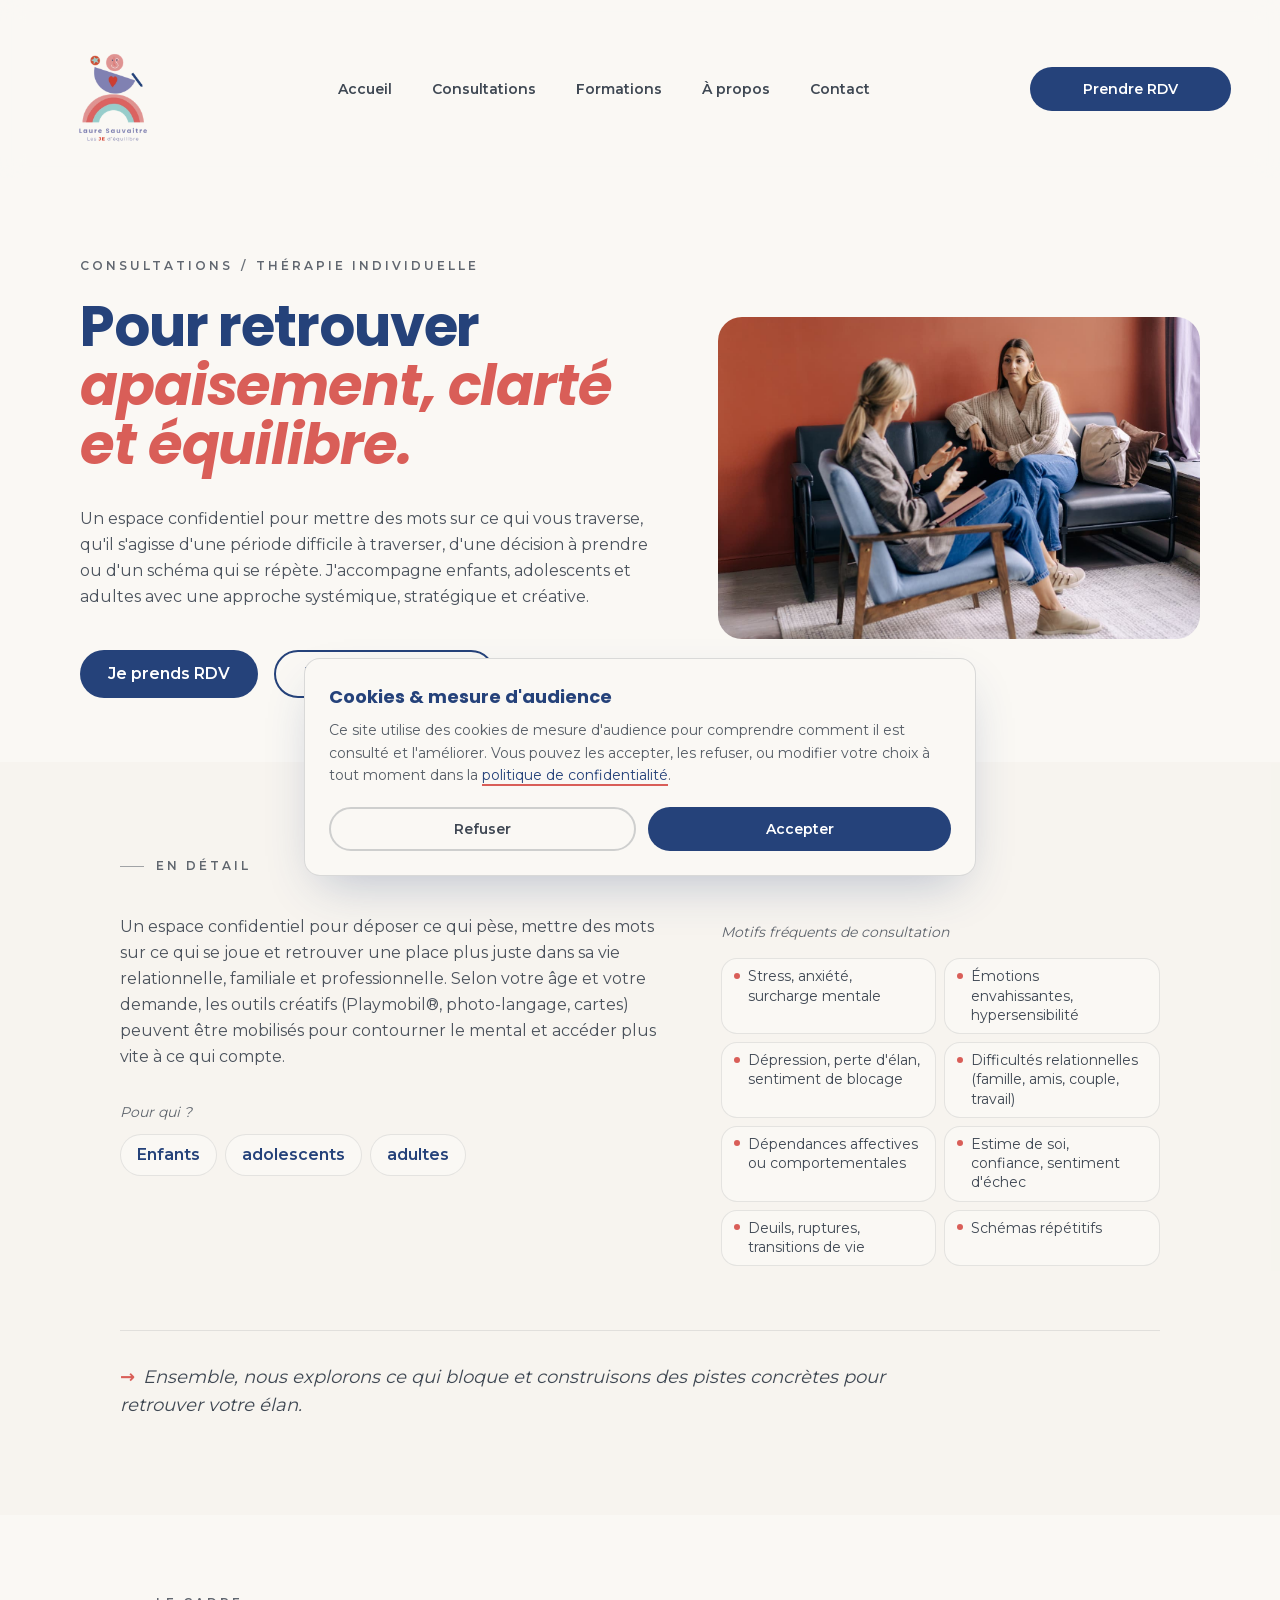
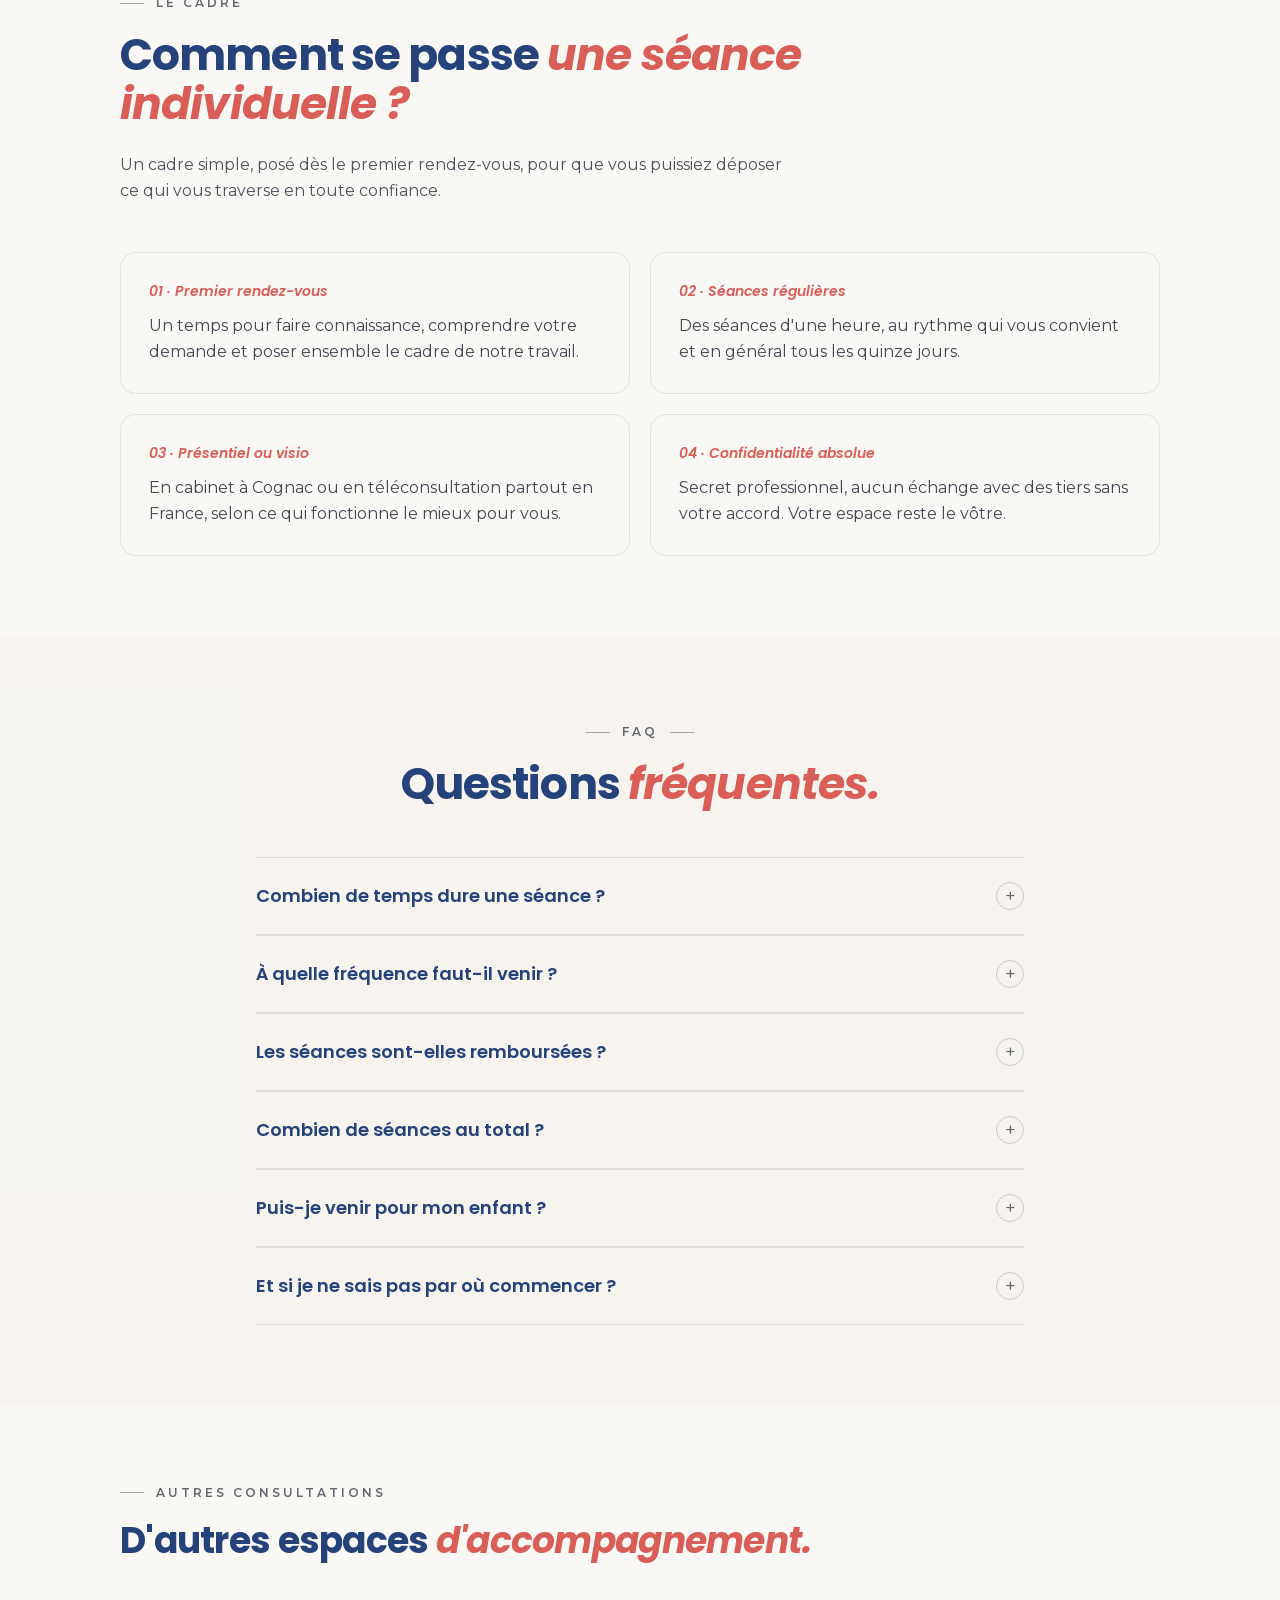
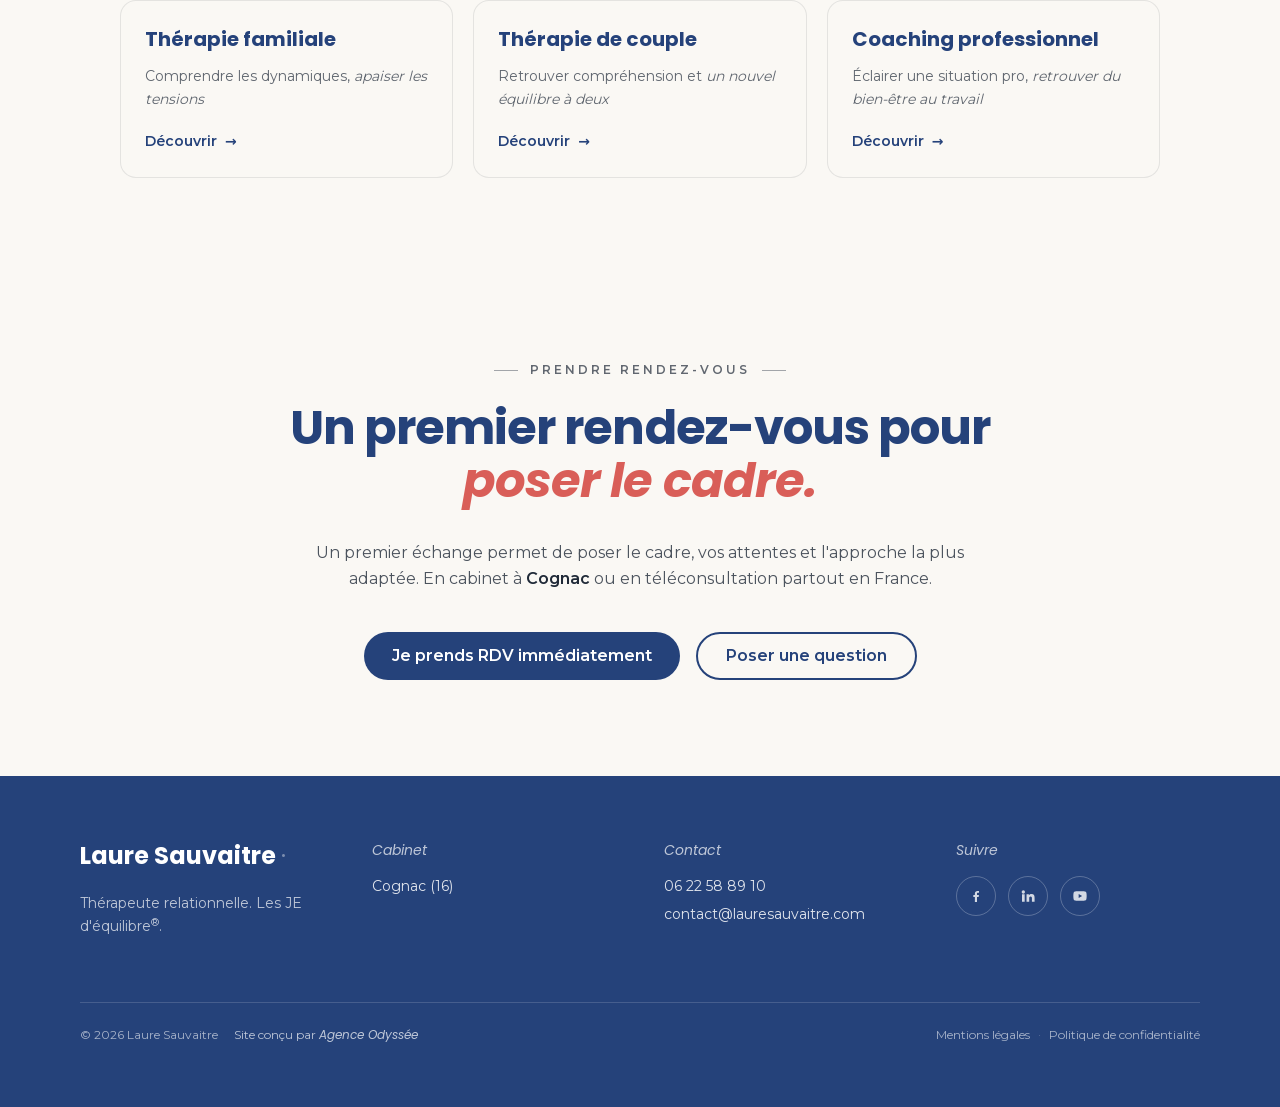
<file: consultations/individuelle.html>
<!DOCTYPE html><html lang="fr" class="poppins_9fc342ce-module__eHRihq__variable montserrat_749a012d-module__NJFDTW__variable h-full antialiased"><head><meta charSet="utf-8"/><meta name="viewport" content="width=device-width, initial-scale=1"/><link rel="preload" href="/_next/static/media/47fe1b7cd6e6ed85-s.p.0~mcdl10zdfb3.woff2" as="font" crossorigin="" type="font/woff2"/><link rel="preload" href="/_next/static/media/6aac95a85db691f1-s.p.0qkjcfd5a90c2.woff2" as="font" crossorigin="" type="font/woff2"/><link rel="preload" href="/_next/static/media/829ba4228c966254-s.p.0ub.k0om~_-xi.woff2" as="font" crossorigin="" type="font/woff2"/><link rel="preload" href="/_next/static/media/a218039a3287bcfd-s.p.17-1enzs_j91b.woff2" as="font" crossorigin="" type="font/woff2"/><link rel="preload" href="/_next/static/media/b06c83c7cc676c09-s.p.15p9cfi8srt_k.woff2" as="font" crossorigin="" type="font/woff2"/><link rel="preload" href="/_next/static/media/b6620be20ad708dd-s.p.15glw.3ya746x.woff2" as="font" crossorigin="" type="font/woff2"/><link rel="preload" href="/_next/static/media/e2334d715941921e-s.p.12skym0rqknxy.woff2" as="font" crossorigin="" type="font/woff2"/><link rel="preload" href="/_next/static/media/e8f2fbee2754df70-s.p.0fzkl03jw-sdz.woff2" as="font" crossorigin="" type="font/woff2"/><link rel="preload" href="/_next/static/media/edcf447d6990da7e-s.p.0rmnzjlzsvg7u.woff2" as="font" crossorigin="" type="font/woff2"/><link rel="preload" as="image" href="/brand/logo.webp"/><link rel="preload" href="/brand/psychotherapie-coaching-individuel.jpg" as="image"/><link rel="stylesheet" href="/_next/static/chunks/0twuv8_a4w9l..css" data-precedence="next"/><link rel="preload" as="script" fetchPriority="low" href="/_next/static/chunks/0ht900cau6_ur.js"/><script src="/_next/static/chunks/0dgq26a5_oy.a.js" async=""></script><script src="/_next/static/chunks/0n~dq4kpx9xxx.js" async=""></script><script src="/_next/static/chunks/0oui10gukf8nf.js" async=""></script><script src="/_next/static/chunks/turbopack-0kgh._d10w-q9.js" async=""></script><script src="/_next/static/chunks/0p1xu9k1ddqoz.js" async=""></script><script src="/_next/static/chunks/0d3shmwh5_nmn.js" async=""></script><meta name="next-size-adjust" content=""/><title>Thérapie individuelle · enfants, ados, adultes · Laure Sauvaitre · Laure Sauvaitre</title><meta name="description" content="Thérapie individuelle à Cognac (Charente) ou en téléconsultation. Pour enfants, adolescents et adultes : anxiété, stress, émotions, estime de soi, transitions de vie."/><meta name="robots" content="index, follow"/><link rel="canonical" href="https://lauresauvaitre.com/consultations/individuelle"/><meta property="og:title" content="Thérapie individuelle · enfants, ados, adultes · Laure Sauvaitre · Laure Sauvaitre"/><meta property="og:description" content="Thérapie individuelle à Cognac (Charente) ou en téléconsultation. Pour enfants, adolescents et adultes : anxiété, stress, émotions, estime de soi, transitions de vie."/><meta property="og:url" content="https://lauresauvaitre.com"/><meta property="og:site_name" content="Laure Sauvaitre"/><meta property="og:locale" content="fr_FR"/><meta property="og:image" content="https://lauresauvaitre.com/og-default.jpg"/><meta property="og:image:width" content="1200"/><meta property="og:image:height" content="630"/><meta property="og:image:alt" content="Laure Sauvaitre, thérapeute relationnelle et coach systémique en Charente"/><meta property="og:type" content="website"/><meta name="twitter:card" content="summary_large_image"/><meta name="twitter:title" content="Thérapie individuelle · enfants, ados, adultes · Laure Sauvaitre · Laure Sauvaitre"/><meta name="twitter:description" content="Thérapie individuelle à Cognac (Charente) ou en téléconsultation. Pour enfants, adolescents et adultes : anxiété, stress, émotions, estime de soi, transitions de vie."/><meta name="twitter:image" content="https://lauresauvaitre.com/og-default.jpg"/><meta name="twitter:image:alt" content="Laure Sauvaitre, thérapeute relationnelle et coach systémique en Charente"/><meta name="twitter:image:width" content="1200"/><meta name="twitter:image:height" content="630"/><link rel="icon" href="/icon.svg?icon.0c11ujt~tflyj.svg" sizes="any" type="image/svg+xml"/><script src="/_next/static/chunks/03~yq9q893hmn.js" noModule=""></script></head><body class="min-h-full flex flex-col font-body text-foreground bg-background"><div hidden=""><!--$--><!--/$--></div><script type="application/ld+json">{"@context":"https://schema.org","@type":"ProfessionalService","@id":"https://lauresauvaitre.com#organization","name":"Laure Sauvaitre","url":"https://lauresauvaitre.com","logo":"https://lauresauvaitre.com/brand/logo.webp","image":"https://lauresauvaitre.com/og-default.jpg","description":"Thérapeute relationnelle, coach systémique et stratégique à Cognac (Charente). Consultations individuelles, couple, famille, coaching et formations Qualiopi.","priceRange":"€€","telephone":"+33622588910","email":"mailto:contact@lauresauvaitre.com","address":{"@type":"PostalAddress","streetAddress":"24 rue de Segonzac","postalCode":"16100","addressLocality":"Cognac","addressRegion":"Charente","addressCountry":"FR"},"geo":{"@type":"GeoCoordinates","latitude":45.6898,"longitude":-0.3206},"areaServed":[{"@type":"Place","name":"Cognac"},{"@type":"Place","name":"Charente (16)"},{"@type":"Place","name":"Nouvelle-Aquitaine"},{"@type":"Place","name":"France (téléconsultation)"}],"sameAs":["https://www.linkedin.com/in/laure-sauvaitre-4713489b","https://www.facebook.com/lesjedequilibre","https://www.youtube.com/channel/UC7m3uyLe6G8E5Je1PD4fXtQ"],"founder":{"@type":"Person","name":"Laure Sauvaitre","jobTitle":"Thérapeute relationnelle · Coach systémique & stratégique","url":"https://lauresauvaitre.com","image":"https://lauresauvaitre.com/brand/portrait_laure.webp","knowsAbout":["Thérapie systémique et stratégique","Thérapie brève","Thérapie de couple","Thérapie familiale","Coaching d'équipe","Analyse de pratiques professionnelles","Photo-langage","Génogramme","Analyse transactionnelle","Sculptures systémiques","PNL"],"sameAs":["https://www.linkedin.com/in/laure-sauvaitre-4713489b","https://www.facebook.com/lesjedequilibre","https://www.youtube.com/channel/UC7m3uyLe6G8E5Je1PD4fXtQ"],"email":"mailto:contact@lauresauvaitre.com","telephone":"+33622588910","alumniOf":"15 ans professeur des écoles"},"employee":{"@type":"Person","name":"Laure Sauvaitre","jobTitle":"Thérapeute relationnelle · Coach systémique & stratégique","url":"https://lauresauvaitre.com","image":"https://lauresauvaitre.com/brand/portrait_laure.webp","knowsAbout":["Thérapie systémique et stratégique","Thérapie brève","Thérapie de couple","Thérapie familiale","Coaching d'équipe","Analyse de pratiques professionnelles","Photo-langage","Génogramme","Analyse transactionnelle","Sculptures systémiques","PNL"],"sameAs":["https://www.linkedin.com/in/laure-sauvaitre-4713489b","https://www.facebook.com/lesjedequilibre","https://www.youtube.com/channel/UC7m3uyLe6G8E5Je1PD4fXtQ"],"email":"mailto:contact@lauresauvaitre.com","telephone":"+33622588910","alumniOf":"15 ans professeur des écoles"}}</script><header class="sticky top-0 z-40 transition-all duration-300 bg-background/85 backdrop-blur-md"><nav class="mx-auto flex items-center justify-between transition-all duration-300 max-w-[1400px] px-6 md:px-12 py-3 md:py-6 border border-transparent"><a class="inline-flex items-center" aria-label="Accueil Laure Sauvaitre" href="/"><img src="/brand/logo.webp" alt="Laure Sauvaitre" class="w-auto transition-all duration-300 h-16 md:h-32"/></a><ul class="hidden lg:flex items-center gap-10 text-sm text-foreground/85"><li><a class="relative font-semibold hover:text-primary transition-colors after:absolute after:left-0 after:-bottom-1 after:h-[2px] after:w-0 after:bg-primary after:transition-all after:duration-300 hover:after:w-full" href="/">Accueil</a></li><li class="relative"><a class="relative font-semibold hover:text-primary transition-colors after:absolute after:left-0 after:-bottom-1 after:h-[2px] after:w-0 after:bg-primary after:transition-all after:duration-300 hover:after:w-full" aria-haspopup="true" aria-expanded="false" href="/consultations">Consultations</a><div class="absolute left-1/2 -translate-x-1/2 top-full pt-4 transition-all duration-200 opacity-0 -translate-y-1 pointer-events-none"><ul class="min-w-[280px] p-2 rounded-2xl bg-background border border-foreground/10 shadow-[0_12px_32px_-12px_rgba(37,66,122,0.25)]"><li><a class="block px-4 py-3 rounded-xl text-sm font-semibold text-foreground/85 hover:bg-chip/40 hover:text-primary transition-colors" href="/consultations/individuelle">Thérapie individuelle</a></li><li><a class="block px-4 py-3 rounded-xl text-sm font-semibold text-foreground/85 hover:bg-chip/40 hover:text-primary transition-colors" href="/consultations/familiale">Thérapie familiale</a></li><li><a class="block px-4 py-3 rounded-xl text-sm font-semibold text-foreground/85 hover:bg-chip/40 hover:text-primary transition-colors" href="/consultations/couple">Thérapie de couple</a></li><li><a class="block px-4 py-3 rounded-xl text-sm font-semibold text-foreground/85 hover:bg-chip/40 hover:text-primary transition-colors" href="/consultations/coaching">Coaching professionnel</a></li></ul></div></li><li><a class="relative font-semibold hover:text-primary transition-colors after:absolute after:left-0 after:-bottom-1 after:h-[2px] after:w-0 after:bg-primary after:transition-all after:duration-300 hover:after:w-full" href="/formations">Formations</a></li><li><a class="relative font-semibold hover:text-primary transition-colors after:absolute after:left-0 after:-bottom-1 after:h-[2px] after:w-0 after:bg-primary after:transition-all after:duration-300 hover:after:w-full" href="/a-propos">À propos</a></li><li><a class="relative font-semibold hover:text-primary transition-colors after:absolute after:left-0 after:-bottom-1 after:h-[2px] after:w-0 after:bg-primary after:transition-all after:duration-300 hover:after:w-full" href="/contact">Contact</a></li></ul><a href="https://www.ibookthedate.fr/therapeute/16100-cognac/laure-sauvaitre" target="_blank" rel="noopener noreferrer" class="group hidden lg:inline-flex items-center justify-center h-11 px-5 md:px-6 rounded-full bg-primary text-white text-sm font-semibold hover:bg-accent-subtle transition-colors"><span aria-hidden="true" class="inline-block w-[1.5em] mr-2 shrink-0"></span>Prendre RDV<span aria-hidden="true" class="inline-block w-[1.5em] ml-2 shrink-0 -translate-x-1 opacity-0 transition-all duration-200 group-hover:translate-x-0 group-hover:opacity-100">→</span></a><button type="button" class="lg:hidden inline-flex items-center justify-center size-11 rounded-full text-foreground hover:bg-foreground/5 transition-colors" aria-label="Ouvrir le menu" aria-expanded="false"><svg viewBox="0 0 24 24" fill="none" stroke="currentColor" stroke-width="2" stroke-linecap="round" class="size-6" aria-hidden="true"><line x1="4" y1="7" x2="20" y2="7"></line><line x1="4" y1="12" x2="20" y2="12"></line><line x1="4" y1="17" x2="20" y2="17"></line></svg></button></nav></header><div class="fixed inset-0 z-50 bg-background transition-opacity duration-300 lg:hidden opacity-0 pointer-events-none" aria-hidden="true"><div class="flex flex-col h-full px-6 pt-4 pb-10 overflow-y-auto"><div class="flex items-center justify-between"><a class="inline-flex items-center" aria-label="Accueil Laure Sauvaitre" href="/"><img src="/brand/logo.webp" alt="Laure Sauvaitre" class="h-16 w-auto"/></a><button type="button" class="inline-flex items-center justify-center size-11 rounded-full text-foreground hover:bg-foreground/5 transition-colors" aria-label="Fermer le menu"><svg viewBox="0 0 24 24" fill="none" stroke="currentColor" stroke-width="2" stroke-linecap="round" class="size-6" aria-hidden="true"><line x1="6" y1="6" x2="18" y2="18"></line><line x1="6" y1="18" x2="18" y2="6"></line></svg></button></div><ul class="mt-12 flex flex-col gap-5"><li><a class="font-heading text-3xl text-foreground hover:text-primary transition-colors" href="/">Accueil</a></li><li><button type="button" class="w-full flex items-center justify-between font-heading text-3xl text-foreground hover:text-primary transition-colors" aria-expanded="false">Consultations<span aria-hidden="true" class="text-2xl transition-transform duration-200 ">+</span></button><div class="overflow-hidden transition-all duration-300 max-h-0"><ul class="pl-3 flex flex-col gap-3 border-l-2 border-foreground/15"><li><a class="block pl-4 text-base italic text-foreground/70 hover:text-primary transition-colors" href="/consultations">Toutes les consultations</a></li><li><a class="block pl-4 text-lg text-foreground hover:text-primary transition-colors" href="/consultations/individuelle">Thérapie individuelle</a></li><li><a class="block pl-4 text-lg text-foreground hover:text-primary transition-colors" href="/consultations/familiale">Thérapie familiale</a></li><li><a class="block pl-4 text-lg text-foreground hover:text-primary transition-colors" href="/consultations/couple">Thérapie de couple</a></li><li><a class="block pl-4 text-lg text-foreground hover:text-primary transition-colors" href="/consultations/coaching">Coaching professionnel</a></li></ul></div></li><li><a class="font-heading text-3xl text-foreground hover:text-primary transition-colors" href="/formations">Formations</a></li><li><a class="font-heading text-3xl text-foreground hover:text-primary transition-colors" href="/a-propos">À propos</a></li><li><a class="font-heading text-3xl text-foreground hover:text-primary transition-colors" href="/contact">Contact</a></li></ul><a href="https://www.ibookthedate.fr/therapeute/16100-cognac/laure-sauvaitre" target="_blank" rel="noopener noreferrer" class="mt-auto inline-flex items-center justify-center h-14 px-7 rounded-full bg-primary text-white font-semibold hover:bg-accent-subtle transition-colors">Prendre RDV</a></div></div><main class="flex-1 flex flex-col"><script type="application/ld+json">{"@context":"https://schema.org","@type":"Service","name":"Thérapie individuelle · Laure Sauvaitre","description":"Pour retrouver apaisement, clarté et équilibre. Un espace confidentiel pour déposer ce qui pèse, mettre des mots sur ce qui se joue et retrouver une place plus juste dans sa vie relationnelle, familiale et professionnelle. Selon votre âge et votre demande, les outils créatifs (Playmobil®, photo-langage, cartes) peuvent être mobilisés pour contourner le mental et accéder plus vite à ce qui compte.","serviceType":"Psychotherapy","url":"https://lauresauvaitre.com/consultations/individuelle","provider":{"@id":"https://lauresauvaitre.com#organization"},"areaServed":[{"@type":"Place","name":"Cognac"},{"@type":"Place","name":"Charente (16)"},{"@type":"Place","name":"Nouvelle-Aquitaine"},{"@type":"Place","name":"France (téléconsultation)"}]}</script><script type="application/ld+json">{"@context":"https://schema.org","@type":"FAQPage","mainEntity":[{"@type":"Question","name":"Combien de temps dure une séance ?","acceptedAnswer":{"@type":"Answer","text":"Une heure en général. La première séance peut durer jusqu'à une heure trente selon les besoins, pour bien poser le cadre."}},{"@type":"Question","name":"À quelle fréquence faut-il venir ?","acceptedAnswer":{"@type":"Answer","text":"En général tous les quinze jours au démarrage, puis les séances s'espacent selon vos besoins et ce qui se joue."}},{"@type":"Question","name":"Les séances sont-elles remboursées ?","acceptedAnswer":{"@type":"Answer","text":"Les séances ne sont pas remboursées par la Sécurité sociale. Certaines mutuelles proposent un forfait de prise en charge psychothérapie : pensez à vérifier auprès de la vôtre."}},{"@type":"Question","name":"Combien de séances au total ?","acceptedAnswer":{"@type":"Answer","text":"Cela dépend de votre demande. Pour un suivi relevant d'une thérapie brève, comptez de 3 à 6 séances. Pour une psychothérapie plus longue, le suivi s'étale sur plusieurs mois."}},{"@type":"Question","name":"Puis-je venir pour mon enfant ?","acceptedAnswer":{"@type":"Answer","text":"Oui. En approche systémique, on travaille en collaboration avec les parents : les séances comportent donc des temps où l'enfant est seul avec moi et des temps accompagnés."}},{"@type":"Question","name":"Et si je ne sais pas par où commencer ?","acceptedAnswer":{"@type":"Answer","text":"C'est justement le rôle du premier rendez-vous : faire connaissance, écouter votre demande, et décider ensemble de la suite. Vous n'avez pas besoin d'arriver « préparé »."}}]}</script><section class="relative"><div class="mx-auto max-w-[1400px] px-6 md:px-16 lg:px-20 pt-10 md:pt-20 pb-12 md:pb-16 grid gap-10 md:gap-12 md:grid-cols-[1.1fr_0.9fr] md:items-center"><div><p class="text-xs tracking-[0.25em] uppercase text-foreground/70 font-semibold"><a class="hover:text-primary transition-colors" href="/consultations">Consultations</a><span aria-hidden="true" class="mx-2 text-foreground/65">/</span><span>Thérapie individuelle</span></p><h1 class="mt-6 font-heading font-bold text-primary text-[2.25rem] md:text-[2.75rem] lg:text-[3.5rem] leading-[1.05] tracking-[-0.02em]">Pour retrouver<!-- --> <em class="italic text-accent-warm">apaisement, clarté et équilibre.</em></h1><p class="mt-8 text-sm md:text-base text-foreground/80 leading-relaxed">Un espace confidentiel pour mettre des mots sur ce qui vous traverse, qu&#x27;il s&#x27;agisse d&#x27;une période difficile à traverser, d&#x27;une décision à prendre ou d&#x27;un schéma qui se répète. J&#x27;accompagne enfants, adolescents et adultes avec une approche systémique, stratégique et créative.</p><div class="mt-10 flex flex-nowrap gap-3 sm:gap-4"><a href="https://www.ibookthedate.fr/therapeute/16100-cognac/laure-sauvaitre" target="_blank" rel="noopener noreferrer" class="group relative inline-flex h-12 flex-1 sm:flex-none items-center justify-center px-5 sm:px-7 rounded-full bg-primary text-white text-sm sm:text-base font-semibold whitespace-nowrap hover:bg-accent-subtle transition-colors"><span class="md:transition-transform md:duration-200 md:group-hover:-translate-x-2">Je prends RDV</span><span aria-hidden="true" class="hidden md:block absolute right-4 -translate-x-1 opacity-0 transition-all duration-200 group-hover:translate-x-0 group-hover:opacity-100">→</span></a><a class="group relative inline-flex h-12 flex-1 sm:flex-none items-center justify-center px-5 sm:px-7 rounded-full border-2 border-primary text-primary text-sm sm:text-base font-semibold whitespace-nowrap hover:bg-primary hover:text-white transition-colors" href="/contact"><span class="md:transition-transform md:duration-200 md:group-hover:-translate-x-2">Poser une question</span><span aria-hidden="true" class="hidden md:block absolute right-4 -translate-x-1 opacity-0 transition-all duration-200 group-hover:translate-x-0 group-hover:opacity-100">→</span></a></div></div><div class="relative aspect-[3/2] w-full md:max-w-xl mx-auto md:mx-0 md:ml-auto rounded-3xl overflow-hidden"><img src="/brand/psychotherapie-coaching-individuel.jpg" alt="Séance de thérapie individuelle, écoute active et accompagnement" class="absolute inset-0 h-full w-full object-cover"/></div></div></section><section class="py-16 md:py-24 bg-chip/25"><div class="mx-auto max-w-[1200px] px-6 md:px-16 lg:px-20"><p class="flex items-center gap-3 text-xs tracking-[0.25em] uppercase text-foreground/70 font-semibold"><span aria-hidden="true" class="h-px w-6 bg-foreground/40"></span>En détail</p><div class="mt-8 md:mt-10 grid gap-10 md:gap-16 md:grid-cols-[1.1fr_0.9fr]"><div><p class="text-sm md:text-base text-foreground/80 leading-relaxed">Un espace confidentiel pour déposer ce qui pèse, mettre des mots sur ce qui se joue et retrouver une place plus juste dans sa vie relationnelle, familiale et professionnelle. Selon votre âge et votre demande, les outils créatifs (Playmobil®, photo-langage, cartes) peuvent être mobilisés pour contourner le mental et accéder plus vite à ce qui compte.</p><div class="mt-8"><p class="italic text-sm text-foreground/70">Pour qui ?</p><ul class="mt-3 flex flex-wrap gap-2"><li class="px-4 py-2 rounded-full bg-background border border-foreground/10 text-sm md:text-base font-semibold text-primary">Enfants</li><li class="px-4 py-2 rounded-full bg-background border border-foreground/10 text-sm md:text-base font-semibold text-primary">adolescents</li><li class="px-4 py-2 rounded-full bg-background border border-foreground/10 text-sm md:text-base font-semibold text-primary">adultes</li></ul></div></div><aside class="md:pt-2"><p class="italic text-sm text-foreground/70">Motifs fréquents de consultation</p><ul class="mt-4 grid grid-cols-1 sm:grid-cols-2 gap-2"><li class="inline-flex items-start gap-2 pl-3 pr-3.5 py-2 rounded-2xl bg-background border border-foreground/10 text-xs md:text-sm text-foreground/85 leading-snug"><span aria-hidden="true" class="mt-[0.4em] size-1.5 rounded-full bg-accent-warm shrink-0"></span><span>Stress, anxiété, surcharge mentale</span></li><li class="inline-flex items-start gap-2 pl-3 pr-3.5 py-2 rounded-2xl bg-background border border-foreground/10 text-xs md:text-sm text-foreground/85 leading-snug"><span aria-hidden="true" class="mt-[0.4em] size-1.5 rounded-full bg-accent-warm shrink-0"></span><span>Émotions envahissantes, hypersensibilité</span></li><li class="inline-flex items-start gap-2 pl-3 pr-3.5 py-2 rounded-2xl bg-background border border-foreground/10 text-xs md:text-sm text-foreground/85 leading-snug"><span aria-hidden="true" class="mt-[0.4em] size-1.5 rounded-full bg-accent-warm shrink-0"></span><span>Dépression, perte d&#x27;élan, sentiment de blocage</span></li><li class="inline-flex items-start gap-2 pl-3 pr-3.5 py-2 rounded-2xl bg-background border border-foreground/10 text-xs md:text-sm text-foreground/85 leading-snug"><span aria-hidden="true" class="mt-[0.4em] size-1.5 rounded-full bg-accent-warm shrink-0"></span><span>Difficultés relationnelles (famille, amis, couple, travail)</span></li><li class="inline-flex items-start gap-2 pl-3 pr-3.5 py-2 rounded-2xl bg-background border border-foreground/10 text-xs md:text-sm text-foreground/85 leading-snug"><span aria-hidden="true" class="mt-[0.4em] size-1.5 rounded-full bg-accent-warm shrink-0"></span><span>Dépendances affectives ou comportementales</span></li><li class="inline-flex items-start gap-2 pl-3 pr-3.5 py-2 rounded-2xl bg-background border border-foreground/10 text-xs md:text-sm text-foreground/85 leading-snug"><span aria-hidden="true" class="mt-[0.4em] size-1.5 rounded-full bg-accent-warm shrink-0"></span><span>Estime de soi, confiance, sentiment d&#x27;échec</span></li><li class="inline-flex items-start gap-2 pl-3 pr-3.5 py-2 rounded-2xl bg-background border border-foreground/10 text-xs md:text-sm text-foreground/85 leading-snug"><span aria-hidden="true" class="mt-[0.4em] size-1.5 rounded-full bg-accent-warm shrink-0"></span><span>Deuils, ruptures, transitions de vie</span></li><li class="inline-flex items-start gap-2 pl-3 pr-3.5 py-2 rounded-2xl bg-background border border-foreground/10 text-xs md:text-sm text-foreground/85 leading-snug"><span aria-hidden="true" class="mt-[0.4em] size-1.5 rounded-full bg-accent-warm shrink-0"></span><span>Schémas répétitifs</span></li></ul></aside></div><div class="mt-14 md:mt-16 pt-8 border-t border-foreground/10"><p class="italic text-base md:text-lg text-foreground/85 max-w-3xl"><span aria-hidden="true" class="mr-2 not-italic text-accent-warm font-semibold">→</span>Ensemble, nous explorons ce qui bloque et construisons des pistes concrètes pour retrouver votre élan.</p></div></div></section><section class="py-16 md:py-20"><div class="mx-auto max-w-[1200px] px-6 md:px-16 lg:px-20"><p class="flex items-center gap-3 text-xs tracking-[0.25em] uppercase text-foreground/70 font-semibold"><span aria-hidden="true" class="h-px w-6 bg-foreground/40"></span>Le cadre</p><h2 class="mt-5 font-heading font-bold text-primary text-[2rem] md:text-[2.25rem] lg:text-[2.75rem] leading-[1.1] tracking-[-0.02em] max-w-3xl">Comment se passe<!-- --> <em class="italic text-accent-warm">une séance individuelle ?</em></h2><p class="mt-6 max-w-2xl text-sm md:text-base text-foreground/80 leading-relaxed">Un cadre simple, posé dès le premier rendez-vous, pour que vous puissiez déposer ce qui vous traverse en toute confiance.</p><ul class="mt-12 grid gap-5 md:grid-cols-2"><li class="p-6 md:p-7 rounded-2xl bg-background border border-foreground/10"><p class="italic font-heading text-sm text-accent-warm font-semibold">01 · Premier rendez-vous</p><p class="mt-3 text-sm md:text-base text-foreground/85 leading-relaxed">Un temps pour faire connaissance, comprendre votre demande et poser ensemble le cadre de notre travail.</p></li><li class="p-6 md:p-7 rounded-2xl bg-background border border-foreground/10"><p class="italic font-heading text-sm text-accent-warm font-semibold">02 · Séances régulières</p><p class="mt-3 text-sm md:text-base text-foreground/85 leading-relaxed">Des séances d&#x27;une heure, au rythme qui vous convient et en général tous les quinze jours.</p></li><li class="p-6 md:p-7 rounded-2xl bg-background border border-foreground/10"><p class="italic font-heading text-sm text-accent-warm font-semibold">03 · Présentiel ou visio</p><p class="mt-3 text-sm md:text-base text-foreground/85 leading-relaxed">En cabinet à Cognac ou en téléconsultation partout en France, selon ce qui fonctionne le mieux pour vous.</p></li><li class="p-6 md:p-7 rounded-2xl bg-background border border-foreground/10"><p class="italic font-heading text-sm text-accent-warm font-semibold">04 · Confidentialité absolue</p><p class="mt-3 text-sm md:text-base text-foreground/85 leading-relaxed">Secret professionnel, aucun échange avec des tiers sans votre accord. Votre espace reste le vôtre.</p></li></ul></div></section><section class="py-16 md:py-20 bg-chip/25"><div class="mx-auto max-w-[1200px] px-6 md:px-16 lg:px-20 text-center"><p class="inline-flex items-center gap-3 text-xs tracking-[0.25em] uppercase text-foreground/70 font-semibold"><span aria-hidden="true" class="h-px w-6 bg-foreground/40"></span>FAQ<span aria-hidden="true" class="h-px w-6 bg-foreground/40"></span></p><h2 class="mt-5 font-heading font-bold text-primary text-[2rem] md:text-[2.25rem] lg:text-[2.75rem] leading-[1.1] tracking-[-0.02em]">Questions<!-- --> <em class="italic text-accent-warm">fréquentes.</em></h2><ul class="mt-12 max-w-3xl mx-auto text-left"><li><details name="faq-individuelle" class="group border-b border-foreground/10 first:border-t py-2"><summary class="flex items-center gap-4 py-4 cursor-pointer select-none list-none [&amp;::-webkit-details-marker]:hidden"><span class="flex-1 font-heading font-semibold text-primary text-base md:text-lg group-hover:text-accent-warm group-open:text-accent-warm transition-colors">Combien de temps dure une séance ?</span><span aria-hidden="true" class="shrink-0 size-7 flex items-center justify-center rounded-full border border-foreground/20 text-foreground/70 text-lg leading-none group-open:rotate-45 group-open:border-accent-warm group-open:text-accent-warm transition-all duration-200">+</span></summary><div class="pb-5 pr-10 text-sm md:text-base text-foreground/80 leading-relaxed">Une heure en général. La première séance peut durer jusqu&#x27;à une heure trente selon les besoins, pour bien poser le cadre.</div></details></li><li><details name="faq-individuelle" class="group border-b border-foreground/10 first:border-t py-2"><summary class="flex items-center gap-4 py-4 cursor-pointer select-none list-none [&amp;::-webkit-details-marker]:hidden"><span class="flex-1 font-heading font-semibold text-primary text-base md:text-lg group-hover:text-accent-warm group-open:text-accent-warm transition-colors">À quelle fréquence faut-il venir ?</span><span aria-hidden="true" class="shrink-0 size-7 flex items-center justify-center rounded-full border border-foreground/20 text-foreground/70 text-lg leading-none group-open:rotate-45 group-open:border-accent-warm group-open:text-accent-warm transition-all duration-200">+</span></summary><div class="pb-5 pr-10 text-sm md:text-base text-foreground/80 leading-relaxed">En général tous les quinze jours au démarrage, puis les séances s&#x27;espacent selon vos besoins et ce qui se joue.</div></details></li><li><details name="faq-individuelle" class="group border-b border-foreground/10 first:border-t py-2"><summary class="flex items-center gap-4 py-4 cursor-pointer select-none list-none [&amp;::-webkit-details-marker]:hidden"><span class="flex-1 font-heading font-semibold text-primary text-base md:text-lg group-hover:text-accent-warm group-open:text-accent-warm transition-colors">Les séances sont-elles remboursées ?</span><span aria-hidden="true" class="shrink-0 size-7 flex items-center justify-center rounded-full border border-foreground/20 text-foreground/70 text-lg leading-none group-open:rotate-45 group-open:border-accent-warm group-open:text-accent-warm transition-all duration-200">+</span></summary><div class="pb-5 pr-10 text-sm md:text-base text-foreground/80 leading-relaxed">Les séances ne sont pas remboursées par la Sécurité sociale. Certaines mutuelles proposent un forfait de prise en charge psychothérapie : pensez à vérifier auprès de la vôtre.</div></details></li><li><details name="faq-individuelle" class="group border-b border-foreground/10 first:border-t py-2"><summary class="flex items-center gap-4 py-4 cursor-pointer select-none list-none [&amp;::-webkit-details-marker]:hidden"><span class="flex-1 font-heading font-semibold text-primary text-base md:text-lg group-hover:text-accent-warm group-open:text-accent-warm transition-colors">Combien de séances au total ?</span><span aria-hidden="true" class="shrink-0 size-7 flex items-center justify-center rounded-full border border-foreground/20 text-foreground/70 text-lg leading-none group-open:rotate-45 group-open:border-accent-warm group-open:text-accent-warm transition-all duration-200">+</span></summary><div class="pb-5 pr-10 text-sm md:text-base text-foreground/80 leading-relaxed">Cela dépend de votre demande. Pour un suivi relevant d&#x27;une thérapie brève, comptez de 3 à 6 séances. Pour une psychothérapie plus longue, le suivi s&#x27;étale sur plusieurs mois.</div></details></li><li><details name="faq-individuelle" class="group border-b border-foreground/10 first:border-t py-2"><summary class="flex items-center gap-4 py-4 cursor-pointer select-none list-none [&amp;::-webkit-details-marker]:hidden"><span class="flex-1 font-heading font-semibold text-primary text-base md:text-lg group-hover:text-accent-warm group-open:text-accent-warm transition-colors">Puis-je venir pour mon enfant ?</span><span aria-hidden="true" class="shrink-0 size-7 flex items-center justify-center rounded-full border border-foreground/20 text-foreground/70 text-lg leading-none group-open:rotate-45 group-open:border-accent-warm group-open:text-accent-warm transition-all duration-200">+</span></summary><div class="pb-5 pr-10 text-sm md:text-base text-foreground/80 leading-relaxed">Oui. En approche systémique, on travaille en collaboration avec les parents : les séances comportent donc des temps où l&#x27;enfant est seul avec moi et des temps accompagnés.</div></details></li><li><details name="faq-individuelle" class="group border-b border-foreground/10 first:border-t py-2"><summary class="flex items-center gap-4 py-4 cursor-pointer select-none list-none [&amp;::-webkit-details-marker]:hidden"><span class="flex-1 font-heading font-semibold text-primary text-base md:text-lg group-hover:text-accent-warm group-open:text-accent-warm transition-colors">Et si je ne sais pas par où commencer ?</span><span aria-hidden="true" class="shrink-0 size-7 flex items-center justify-center rounded-full border border-foreground/20 text-foreground/70 text-lg leading-none group-open:rotate-45 group-open:border-accent-warm group-open:text-accent-warm transition-all duration-200">+</span></summary><div class="pb-5 pr-10 text-sm md:text-base text-foreground/80 leading-relaxed">C&#x27;est justement le rôle du premier rendez-vous : faire connaissance, écouter votre demande, et décider ensemble de la suite. Vous n&#x27;avez pas besoin d&#x27;arriver « préparé ».</div></details></li></ul></div></section><section class="py-16 md:py-20"><div class="mx-auto max-w-[1200px] px-6 md:px-16 lg:px-20"><p class="flex items-center gap-3 text-xs tracking-[0.25em] uppercase text-foreground/70 font-semibold"><span aria-hidden="true" class="h-px w-6 bg-foreground/40"></span>Autres consultations</p><h2 class="mt-5 font-heading font-bold text-primary text-[2rem] md:text-[2.25rem] leading-[1.1] tracking-[-0.02em]">D&#x27;autres espaces<!-- --> <em class="italic text-accent-warm">d&#x27;accompagnement.</em></h2><ul class="mt-10 grid gap-5 md:grid-cols-3"><li><a class="group block h-full p-6 rounded-2xl border border-foreground/10 bg-background hover:border-accent-warm transition-colors" href="/consultations/familiale"><p class="font-heading font-bold text-primary text-lg md:text-xl group-hover:text-accent-warm transition-colors">Thérapie familiale</p><p class="mt-3 text-sm text-foreground/70 leading-relaxed">Comprendre les dynamiques,<!-- --> <em class="italic">apaiser les tensions</em></p><p class="mt-5 inline-flex items-center gap-2 text-sm font-semibold text-primary group-hover:text-accent-warm transition-colors">Découvrir<span aria-hidden="true" class="transition-transform duration-200 group-hover:translate-x-1">→</span></p></a></li><li><a class="group block h-full p-6 rounded-2xl border border-foreground/10 bg-background hover:border-accent-warm transition-colors" href="/consultations/couple"><p class="font-heading font-bold text-primary text-lg md:text-xl group-hover:text-accent-warm transition-colors">Thérapie de couple</p><p class="mt-3 text-sm text-foreground/70 leading-relaxed">Retrouver compréhension et<!-- --> <em class="italic">un nouvel équilibre à deux</em></p><p class="mt-5 inline-flex items-center gap-2 text-sm font-semibold text-primary group-hover:text-accent-warm transition-colors">Découvrir<span aria-hidden="true" class="transition-transform duration-200 group-hover:translate-x-1">→</span></p></a></li><li><a class="group block h-full p-6 rounded-2xl border border-foreground/10 bg-background hover:border-accent-warm transition-colors" href="/consultations/coaching"><p class="font-heading font-bold text-primary text-lg md:text-xl group-hover:text-accent-warm transition-colors">Coaching professionnel</p><p class="mt-3 text-sm text-foreground/70 leading-relaxed">Éclairer une situation pro,<!-- --> <em class="italic">retrouver du bien-être au travail</em></p><p class="mt-5 inline-flex items-center gap-2 text-sm font-semibold text-primary group-hover:text-accent-warm transition-colors">Découvrir<span aria-hidden="true" class="transition-transform duration-200 group-hover:translate-x-1">→</span></p></a></li></ul></div></section><section class="py-16 md:py-24"><div class="mx-auto max-w-[900px] px-6 text-center"><p class="inline-flex items-center gap-3 text-xs tracking-[0.25em] uppercase text-foreground/70 font-semibold"><span aria-hidden="true" class="h-px w-6 bg-foreground/40"></span>Prendre rendez-vous<span aria-hidden="true" class="h-px w-6 bg-foreground/40"></span></p><h2 class="mt-6 font-heading font-bold text-primary text-[2rem] md:text-[2.5rem] lg:text-[3rem] leading-[1.1] tracking-[-0.02em]">Un premier rendez-vous pour<br/><em class="italic text-accent-warm">poser le cadre.</em></h2><p class="mt-8 max-w-2xl mx-auto text-sm md:text-base text-foreground/80 leading-relaxed">Un premier échange permet de poser le cadre, vos attentes et l&#x27;approche la plus adaptée. En cabinet à<!-- --> <strong class="font-semibold text-foreground">Cognac</strong> <!-- -->ou en téléconsultation partout en France.</p><div class="mt-10 flex flex-wrap gap-4 justify-center"><a href="https://www.ibookthedate.fr/therapeute/16100-cognac/laure-sauvaitre" target="_blank" rel="noopener noreferrer" class="group relative inline-flex h-12 items-center justify-center px-7 rounded-full bg-primary text-white font-semibold hover:bg-accent-subtle transition-colors"><span class="md:transition-transform md:duration-200 md:group-hover:-translate-x-2">Je prends RDV immédiatement</span><span aria-hidden="true" class="hidden md:block absolute right-4 -translate-x-1 opacity-0 transition-all duration-200 group-hover:translate-x-0 group-hover:opacity-100">→</span></a><a class="group relative inline-flex h-12 items-center justify-center px-7 rounded-full border-2 border-primary text-primary font-semibold hover:bg-primary hover:text-white transition-colors" href="/contact"><span class="md:transition-transform md:duration-200 md:group-hover:-translate-x-2">Poser une question</span><span aria-hidden="true" class="hidden md:block absolute right-4 -translate-x-1 opacity-0 transition-all duration-200 group-hover:translate-x-0 group-hover:opacity-100">→</span></a></div></div></section><!--$--><!--/$--></main><footer class="bg-primary text-white"><div class="mx-auto max-w-[1400px] px-6 md:px-16 lg:px-20 py-14 md:py-16"><div class="grid gap-10 md:gap-12 md:grid-cols-4"><div><p class="font-heading font-bold text-2xl text-white">Laure Sauvaitre<!-- --> <span aria-hidden="true" class="text-white/40 font-normal">·</span></p><p class="mt-5 text-sm text-white/70 leading-relaxed">Thérapeute relationnelle. Les JE d&#x27;équilibre<sup>®</sup>.</p></div><div><p class="italic font-heading text-sm text-white/70">Cabinet</p><p class="mt-4 text-sm text-white/85">Cognac (16)</p></div><div><p class="italic font-heading text-sm text-white/70">Contact</p><p class="mt-4 text-sm"><a href="tel:+33622588910" class="text-white/85 hover:text-accent-soft transition-colors">06 22 58 89 10</a></p><p class="mt-2 text-sm"><a href="mailto:contact@lauresauvaitre.com" class="text-white/85 hover:text-accent-soft transition-colors">contact@lauresauvaitre.com</a></p></div><div><p class="italic font-heading text-sm text-white/70">Suivre</p><ul class="mt-4 flex items-center gap-3"><li><a href="https://www.facebook.com/lesjedequilibre" target="_blank" rel="noopener noreferrer" aria-label="Facebook" class="inline-flex items-center justify-center size-10 rounded-full border border-white/25 text-white/80 hover:border-accent-soft hover:text-accent-soft transition-colors"><svg viewBox="0 0 24 24" fill="currentColor" aria-hidden="true" class="size-4"><path d="M13.5 21v-7.5h2.5l.38-3H13.5V8.62c0-.87.24-1.46 1.49-1.46H16.5V4.47a20.66 20.66 0 0 0-2.31-.12c-2.29 0-3.86 1.4-3.86 3.96V10.5H8v3h2.33V21h3.17Z"></path></svg></a></li><li><a href="https://www.linkedin.com/in/laure-sauvaitre-4713489b" target="_blank" rel="noopener noreferrer" aria-label="LinkedIn" class="inline-flex items-center justify-center size-10 rounded-full border border-white/25 text-white/80 hover:border-accent-soft hover:text-accent-soft transition-colors"><svg viewBox="0 0 24 24" fill="currentColor" aria-hidden="true" class="size-4"><path d="M4.98 3.5a2.5 2.5 0 1 1 0 5 2.5 2.5 0 0 1 0-5ZM3 9.5h4v11H3v-11ZM9.5 9.5h3.83v1.5h.05c.53-.95 1.82-1.95 3.75-1.95 4 0 4.74 2.5 4.74 5.76V20.5h-4V15.5c0-1.25-.02-2.85-1.88-2.85-1.88 0-2.17 1.35-2.17 2.76V20.5h-4v-11Z"></path></svg></a></li><li><a href="https://www.youtube.com/channel/UC7m3uyLe6G8E5Je1PD4fXtQ" target="_blank" rel="noopener noreferrer" aria-label="YouTube" class="inline-flex items-center justify-center size-10 rounded-full border border-white/25 text-white/80 hover:border-accent-soft hover:text-accent-soft transition-colors"><svg viewBox="0 0 24 24" fill="currentColor" aria-hidden="true" class="size-4"><path d="M21.58 7.19a2.51 2.51 0 0 0-1.77-1.77C18.25 5 12 5 12 5s-6.25 0-7.81.42A2.51 2.51 0 0 0 2.42 7.19 26.2 26.2 0 0 0 2 12a26.2 26.2 0 0 0 .42 4.81 2.51 2.51 0 0 0 1.77 1.77C5.75 19 12 19 12 19s6.25 0 7.81-.42a2.51 2.51 0 0 0 1.77-1.77A26.2 26.2 0 0 0 22 12a26.2 26.2 0 0 0-.42-4.81ZM10 15V9l5.2 3-5.2 3Z"></path></svg></a></li></ul></div></div><div class="mt-14 md:mt-16 pt-6 border-t border-white/15 flex flex-col md:flex-row items-start md:items-center justify-between gap-3 text-xs text-white/60"><div class="flex flex-col md:flex-row md:items-center gap-x-4 gap-y-1"><p>© <!-- -->2026<!-- --> <!-- -->Laure Sauvaitre</p><p class="text-white/70">Site conçu par<!-- --> <a href="https://odyssee-agency.com" target="_blank" rel="noopener noreferrer" class="italic font-heading text-white/70 hover:text-accent-soft transition-colors">Agence Odyssée</a></p></div><ul class="flex flex-wrap items-center gap-x-2 gap-y-1"><li class="flex items-center gap-2"><a class="hover:text-accent-soft transition-colors" href="/mentions-legales">Mentions légales</a></li><li class="flex items-center gap-2"><span aria-hidden="true" class="text-white/30">·</span><a class="hover:text-accent-soft transition-colors" href="/politique-confidentialite">Politique de confidentialité</a></li></ul></div></div></footer><a href="https://www.ibookthedate.fr/therapeute/16100-cognac/laure-sauvaitre" target="_blank" rel="noopener noreferrer" aria-label="Prendre rendez-vous" class="group fixed bottom-5 right-5 md:bottom-8 md:right-8 z-30 lg:hidden inline-flex items-center gap-2 h-12 md:h-14 px-5 md:px-6 rounded-full bg-primary text-white text-sm md:text-base font-semibold md:shadow-[0_12px_32px_-8px_rgba(37,66,122,0.5)] hover:bg-accent-subtle md:hover:shadow-[0_16px_40px_-8px_rgba(37,66,122,0.6)] transition-all duration-200"><svg viewBox="0 0 24 24" fill="none" stroke="currentColor" stroke-width="2" stroke-linecap="round" stroke-linejoin="round" class="size-5 shrink-0" aria-hidden="true"><rect x="3" y="4" width="18" height="18" rx="2" ry="2"></rect><line x1="16" y1="2" x2="16" y2="6"></line><line x1="8" y1="2" x2="8" y2="6"></line><line x1="3" y1="10" x2="21" y2="10"></line></svg>Prendre RDV</a><script src="/_next/static/chunks/0ht900cau6_ur.js" id="_R_" async=""></script><script>(self.__next_f=self.__next_f||[]).push([0])</script><script>self.__next_f.push([1,"1:\"$Sreact.fragment\"\ne:I[68027,[\"/_next/static/chunks/0p1xu9k1ddqoz.js\",\"/_next/static/chunks/0d3shmwh5_nmn.js\"],\"default\",1]\n:HL[\"/_next/static/chunks/0twuv8_a4w9l..css\",\"style\"]\n:HL[\"/_next/static/media/47fe1b7cd6e6ed85-s.p.0~mcdl10zdfb3.woff2\",\"font\",{\"crossOrigin\":\"\",\"type\":\"font/woff2\"}]\n:HL[\"/_next/static/media/6aac95a85db691f1-s.p.0qkjcfd5a90c2.woff2\",\"font\",{\"crossOrigin\":\"\",\"type\":\"font/woff2\"}]\n:HL[\"/_next/static/media/829ba4228c966254-s.p.0ub.k0om~_-xi.woff2\",\"font\",{\"crossOrigin\":\"\",\"type\":\"font/woff2\"}]\n:HL[\"/_next/static/media/a218039a3287bcfd-s.p.17-1enzs_j91b.woff2\",\"font\",{\"crossOrigin\":\"\",\"type\":\"font/woff2\"}]\n:HL[\"/_next/static/media/b06c83c7cc676c09-s.p.15p9cfi8srt_k.woff2\",\"font\",{\"crossOrigin\":\"\",\"type\":\"font/woff2\"}]\n:HL[\"/_next/static/media/b6620be20ad708dd-s.p.15glw.3ya746x.woff2\",\"font\",{\"crossOrigin\":\"\",\"type\":\"font/woff2\"}]\n:HL[\"/_next/static/media/e2334d715941921e-s.p.12skym0rqknxy.woff2\",\"font\",{\"crossOrigin\":\"\",\"type\":\"font/woff2\"}]\n:HL[\"/_next/static/media/e8f2fbee2754df70-s.p.0fzkl03jw-sdz.woff2\",\"font\",{\"crossOrigin\":\"\",\"type\":\"font/woff2\"}]\n:HL[\"/_next/static/media/edcf447d6990da7e-s.p.0rmnzjlzsvg7u.woff2\",\"font\",{\"crossOrigin\":\"\",\"type\":\"font/woff2\"}]\n2:Ta8e,"])</script><script>self.__next_f.push([1,"{\"@context\":\"https://schema.org\",\"@type\":\"ProfessionalService\",\"@id\":\"https://lauresauvaitre.com#organization\",\"name\":\"Laure Sauvaitre\",\"url\":\"https://lauresauvaitre.com\",\"logo\":\"https://lauresauvaitre.com/brand/logo.webp\",\"image\":\"https://lauresauvaitre.com/og-default.jpg\",\"description\":\"Thérapeute relationnelle, coach systémique et stratégique à Cognac (Charente). Consultations individuelles, couple, famille, coaching et formations Qualiopi.\",\"priceRange\":\"€€\",\"telephone\":\"+33622588910\",\"email\":\"mailto:contact@lauresauvaitre.com\",\"address\":{\"@type\":\"PostalAddress\",\"streetAddress\":\"24 rue de Segonzac\",\"postalCode\":\"16100\",\"addressLocality\":\"Cognac\",\"addressRegion\":\"Charente\",\"addressCountry\":\"FR\"},\"geo\":{\"@type\":\"GeoCoordinates\",\"latitude\":45.6898,\"longitude\":-0.3206},\"areaServed\":[{\"@type\":\"Place\",\"name\":\"Cognac\"},{\"@type\":\"Place\",\"name\":\"Charente (16)\"},{\"@type\":\"Place\",\"name\":\"Nouvelle-Aquitaine\"},{\"@type\":\"Place\",\"name\":\"France (téléconsultation)\"}],\"sameAs\":[\"https://www.linkedin.com/in/laure-sauvaitre-4713489b\",\"https://www.facebook.com/lesjedequilibre\",\"https://www.youtube.com/channel/UC7m3uyLe6G8E5Je1PD4fXtQ\"],\"founder\":{\"@type\":\"Person\",\"name\":\"Laure Sauvaitre\",\"jobTitle\":\"Thérapeute relationnelle · Coach systémique \u0026 stratégique\",\"url\":\"https://lauresauvaitre.com\",\"image\":\"https://lauresauvaitre.com/brand/portrait_laure.webp\",\"knowsAbout\":[\"Thérapie systémique et stratégique\",\"Thérapie brève\",\"Thérapie de couple\",\"Thérapie familiale\",\"Coaching d'équipe\",\"Analyse de pratiques professionnelles\",\"Photo-langage\",\"Génogramme\",\"Analyse transactionnelle\",\"Sculptures systémiques\",\"PNL\"],\"sameAs\":[\"https://www.linkedin.com/in/laure-sauvaitre-4713489b\",\"https://www.facebook.com/lesjedequilibre\",\"https://www.youtube.com/channel/UC7m3uyLe6G8E5Je1PD4fXtQ\"],\"email\":\"mailto:contact@lauresauvaitre.com\",\"telephone\":\"+33622588910\",\"alumniOf\":\"15 ans professeur des écoles\"},\"employee\":{\"@type\":\"Person\",\"name\":\"Laure Sauvaitre\",\"jobTitle\":\"Thérapeute relationnelle · Coach systémique \u0026 stratégique\",\"url\":\"https://lauresauvaitre.com\",\"image\":\"https://lauresauvaitre.com/brand/portrait_laure.webp\",\"knowsAbout\":[\"Thérapie systémique et stratégique\",\"Thérapie brève\",\"Thérapie de couple\",\"Thérapie familiale\",\"Coaching d'équipe\",\"Analyse de pratiques professionnelles\",\"Photo-langage\",\"Génogramme\",\"Analyse transactionnelle\",\"Sculptures systémiques\",\"PNL\"],\"sameAs\":[\"https://www.linkedin.com/in/laure-sauvaitre-4713489b\",\"https://www.facebook.com/lesjedequilibre\",\"https://www.youtube.com/channel/UC7m3uyLe6G8E5Je1PD4fXtQ\"],\"email\":\"mailto:contact@lauresauvaitre.com\",\"telephone\":\"+33622588910\",\"alumniOf\":\"15 ans professeur des écoles\"}}"])</script><script>self.__next_f.push([1,"0:{\"P\":null,\"c\":[\"\",\"consultations\",\"individuelle\"],\"q\":\"\",\"i\":false,\"f\":[[[\"\",{\"children\":[\"consultations\",{\"children\":[[\"slug\",\"individuelle\",\"d\",null],{\"children\":[\"__PAGE__\",{}]}]}]},\"$undefined\",\"$undefined\",16],[[\"$\",\"$1\",\"c\",{\"children\":[[[\"$\",\"link\",\"0\",{\"rel\":\"stylesheet\",\"href\":\"/_next/static/chunks/0twuv8_a4w9l..css\",\"precedence\":\"next\",\"crossOrigin\":\"$undefined\",\"nonce\":\"$undefined\"}],[\"$\",\"script\",\"script-0\",{\"src\":\"/_next/static/chunks/0p1xu9k1ddqoz.js\",\"async\":true,\"nonce\":\"$undefined\"}],[\"$\",\"script\",\"script-1\",{\"src\":\"/_next/static/chunks/0d3shmwh5_nmn.js\",\"async\":true,\"nonce\":\"$undefined\"}]],[\"$\",\"html\",null,{\"lang\":\"fr\",\"className\":\"poppins_9fc342ce-module__eHRihq__variable montserrat_749a012d-module__NJFDTW__variable h-full antialiased\",\"children\":[\"$\",\"body\",null,{\"className\":\"min-h-full flex flex-col font-body text-foreground bg-background\",\"children\":[[\"$\",\"script\",null,{\"type\":\"application/ld+json\",\"dangerouslySetInnerHTML\":{\"__html\":\"$2\"}}],\"$L3\",\"$L4\",\"$L5\",\"$L6\",\"$L7\",\"$L8\"]}]}]]}],{\"children\":[\"$L9\",{\"children\":[\"$La\",{\"children\":[\"$Lb\",{},null,false,null]},null,false,\"$@c\"]},null,false,\"$@c\"]},null,false,null],\"$Ld\",false]],\"m\":\"$undefined\",\"G\":[\"$e\",[\"$Lf\"]],\"S\":true,\"h\":null,\"s\":\"$undefined\",\"l\":\"$undefined\",\"p\":\"$undefined\",\"d\":\"$undefined\",\"b\":\"jUKoDAPg75vyWH31-Dcgi\"}\n"])</script><script>self.__next_f.push([1,"10:I[2482,[\"/_next/static/chunks/0p1xu9k1ddqoz.js\",\"/_next/static/chunks/0d3shmwh5_nmn.js\"],\"GoogleAnalytics\"]\n11:I[45872,[\"/_next/static/chunks/0p1xu9k1ddqoz.js\",\"/_next/static/chunks/0d3shmwh5_nmn.js\"],\"Header\"]\n12:I[39756,[\"/_next/static/chunks/0p1xu9k1ddqoz.js\",\"/_next/static/chunks/0d3shmwh5_nmn.js\"],\"default\"]\n13:I[37457,[\"/_next/static/chunks/0p1xu9k1ddqoz.js\",\"/_next/static/chunks/0d3shmwh5_nmn.js\"],\"default\"]\n17:I[75941,[\"/_next/static/chunks/0p1xu9k1ddqoz.js\",\"/_next/static/chunks/0d3shmwh5_nmn.js\"],\"ConsentBanner\"]\n19:I[97367,[\"/_next/static/chunks/0p1xu9k1ddqoz.js\",\"/_next/static/chunks/0d3shmwh5_nmn.js\"],\"OutletBoundary\"]\n1a:\"$Sreact.suspense\"\n1d:I[97367,[\"/_next/static/chunks/0p1xu9k1ddqoz.js\",\"/_next/static/chunks/0d3shmwh5_nmn.js\"],\"ViewportBoundary\"]\n1f:I[97367,[\"/_next/static/chunks/0p1xu9k1ddqoz.js\",\"/_next/static/chunks/0d3shmwh5_nmn.js\"],\"MetadataBoundary\"]\n3:[\"$\",\"$L10\",null,{}]\n4:[\"$\",\"$L11\",null,{}]\n"])</script><script>self.__next_f.push([1,"5:[\"$\",\"main\",null,{\"className\":\"flex-1 flex flex-col\",\"children\":[\"$\",\"$L12\",null,{\"parallelRouterKey\":\"children\",\"error\":\"$undefined\",\"errorStyles\":\"$undefined\",\"errorScripts\":\"$undefined\",\"template\":[\"$\",\"$L13\",null,{}],\"templateStyles\":\"$undefined\",\"templateScripts\":\"$undefined\",\"notFound\":[[[\"$\",\"title\",null,{\"children\":\"404: This page could not be found.\"}],[\"$\",\"div\",null,{\"style\":{\"fontFamily\":\"system-ui,\\\"Segoe UI\\\",Roboto,Helvetica,Arial,sans-serif,\\\"Apple Color Emoji\\\",\\\"Segoe UI Emoji\\\"\",\"height\":\"100vh\",\"textAlign\":\"center\",\"display\":\"flex\",\"flexDirection\":\"column\",\"alignItems\":\"center\",\"justifyContent\":\"center\"},\"children\":[\"$\",\"div\",null,{\"children\":[[\"$\",\"style\",null,{\"dangerouslySetInnerHTML\":{\"__html\":\"body{color:#000;background:#fff;margin:0}.next-error-h1{border-right:1px solid rgba(0,0,0,.3)}@media (prefers-color-scheme:dark){body{color:#fff;background:#000}.next-error-h1{border-right:1px solid rgba(255,255,255,.3)}}\"}}],[\"$\",\"h1\",null,{\"className\":\"next-error-h1\",\"style\":{\"display\":\"inline-block\",\"margin\":\"0 20px 0 0\",\"padding\":\"0 23px 0 0\",\"fontSize\":24,\"fontWeight\":500,\"verticalAlign\":\"top\",\"lineHeight\":\"49px\"},\"children\":404}],[\"$\",\"div\",null,{\"style\":{\"display\":\"inline-block\"},\"children\":[\"$\",\"h2\",null,{\"style\":{\"fontSize\":14,\"fontWeight\":400,\"lineHeight\":\"49px\",\"margin\":0},\"children\":\"This page could not be found.\"}]}]]}]}]],[]],\"forbidden\":\"$undefined\",\"unauthorized\":\"$undefined\"}]}]\n"])</script><script>self.__next_f.push([1,"6:[\"$\",\"footer\",null,{\"className\":\"bg-primary text-white\",\"children\":[\"$\",\"div\",null,{\"className\":\"mx-auto max-w-[1400px] px-6 md:px-16 lg:px-20 py-14 md:py-16\",\"children\":[[\"$\",\"div\",null,{\"className\":\"grid gap-10 md:gap-12 md:grid-cols-4\",\"children\":[[\"$\",\"div\",null,{\"children\":[[\"$\",\"p\",null,{\"className\":\"font-heading font-bold text-2xl text-white\",\"children\":[\"Laure Sauvaitre\",\" \",[\"$\",\"span\",null,{\"aria-hidden\":true,\"className\":\"text-white/40 font-normal\",\"children\":\"·\"}]]}],[\"$\",\"p\",null,{\"className\":\"mt-5 text-sm text-white/70 leading-relaxed\",\"children\":[\"Thérapeute relationnelle. Les JE d'équilibre\",[\"$\",\"sup\",null,{\"children\":\"®\"}],\".\"]}]]}],[\"$\",\"div\",null,{\"children\":[[\"$\",\"p\",null,{\"className\":\"italic font-heading text-sm text-white/70\",\"children\":\"Cabinet\"}],[\"$\",\"p\",null,{\"className\":\"mt-4 text-sm text-white/85\",\"children\":\"Cognac (16)\"}]]}],[\"$\",\"div\",null,{\"children\":[[\"$\",\"p\",null,{\"className\":\"italic font-heading text-sm text-white/70\",\"children\":\"Contact\"}],[\"$\",\"p\",null,{\"className\":\"mt-4 text-sm\",\"children\":[\"$\",\"a\",null,{\"href\":\"tel:+33622588910\",\"className\":\"text-white/85 hover:text-accent-soft transition-colors\",\"children\":\"06 22 58 89 10\"}]}],[\"$\",\"p\",null,{\"className\":\"mt-2 text-sm\",\"children\":[\"$\",\"a\",null,{\"href\":\"mailto:contact@lauresauvaitre.com\",\"className\":\"text-white/85 hover:text-accent-soft transition-colors\",\"children\":\"contact@lauresauvaitre.com\"}]}]]}],[\"$\",\"div\",null,{\"children\":[[\"$\",\"p\",null,{\"className\":\"italic font-heading text-sm text-white/70\",\"children\":\"Suivre\"}],[\"$\",\"ul\",null,{\"className\":\"mt-4 flex items-center gap-3\",\"children\":[[\"$\",\"li\",\"Facebook\",{\"children\":[\"$\",\"a\",null,{\"href\":\"https://www.facebook.com/lesjedequilibre\",\"target\":\"_blank\",\"rel\":\"noopener noreferrer\",\"aria-label\":\"Facebook\",\"className\":\"inline-flex items-center justify-center size-10 rounded-full border border-white/25 text-white/80 hover:border-accent-soft hover:text-accent-soft transition-colors\",\"children\":[\"$\",\"svg\",null,{\"viewBox\":\"0 0 24 24\",\"fill\":\"currentColor\",\"aria-hidden\":true,\"className\":\"size-4\",\"children\":[\"$\",\"path\",null,{\"d\":\"M13.5 21v-7.5h2.5l.38-3H13.5V8.62c0-.87.24-1.46 1.49-1.46H16.5V4.47a20.66 20.66 0 0 0-2.31-.12c-2.29 0-3.86 1.4-3.86 3.96V10.5H8v3h2.33V21h3.17Z\"}]}]}]}],[\"$\",\"li\",\"LinkedIn\",{\"children\":[\"$\",\"a\",null,{\"href\":\"https://www.linkedin.com/in/laure-sauvaitre-4713489b\",\"target\":\"_blank\",\"rel\":\"noopener noreferrer\",\"aria-label\":\"LinkedIn\",\"className\":\"inline-flex items-center justify-center size-10 rounded-full border border-white/25 text-white/80 hover:border-accent-soft hover:text-accent-soft transition-colors\",\"children\":[\"$\",\"svg\",null,{\"viewBox\":\"0 0 24 24\",\"fill\":\"currentColor\",\"aria-hidden\":true,\"className\":\"size-4\",\"children\":[\"$\",\"path\",null,{\"d\":\"M4.98 3.5a2.5 2.5 0 1 1 0 5 2.5 2.5 0 0 1 0-5ZM3 9.5h4v11H3v-11ZM9.5 9.5h3.83v1.5h.05c.53-.95 1.82-1.95 3.75-1.95 4 0 4.74 2.5 4.74 5.76V20.5h-4V15.5c0-1.25-.02-2.85-1.88-2.85-1.88 0-2.17 1.35-2.17 2.76V20.5h-4v-11Z\"}]}]}]}],[\"$\",\"li\",\"YouTube\",{\"children\":[\"$\",\"a\",null,{\"href\":\"https://www.youtube.com/channel/UC7m3uyLe6G8E5Je1PD4fXtQ\",\"target\":\"_blank\",\"rel\":\"noopener noreferrer\",\"aria-label\":\"YouTube\",\"className\":\"inline-flex items-center justify-center size-10 rounded-full border border-white/25 text-white/80 hover:border-accent-soft hover:text-accent-soft transition-colors\",\"children\":[\"$\",\"svg\",null,{\"viewBox\":\"0 0 24 24\",\"fill\":\"currentColor\",\"aria-hidden\":true,\"className\":\"size-4\",\"children\":[\"$\",\"path\",null,{\"d\":\"M21.58 7.19a2.51 2.51 0 0 0-1.77-1.77C18.25 5 12 5 12 5s-6.25 0-7.81.42A2.51 2.51 0 0 0 2.42 7.19 26.2 26.2 0 0 0 2 12a26.2 26.2 0 0 0 .42 4.81 2.51 2.51 0 0 0 1.77 1.77C5.75 19 12 19 12 19s6.25 0 7.81-.42a2.51 2.51 0 0 0 1.77-1.77A26.2 26.2 0 0 0 22 12a26.2 26.2 0 0 0-.42-4.81ZM10 15V9l5.2 3-5.2 3Z\"}]}]}]}]]}]]}]]}],[\"$\",\"div\",null,{\"className\":\"mt-14 md:mt-16 pt-6 border-t border-white/15 flex flex-col md:flex-row items-start md:items-center justify-between gap-3 text-xs text-white/60\",\"children\":[[\"$\",\"div\",null,{\"className\":\"flex flex-col md:flex-row md:items-center gap-x-4 gap-y-1\",\"children\":[\"$L14\",\"$L15\"]}],\"$L16\"]}]]}]}]\n"])</script><script>self.__next_f.push([1,"7:[\"$\",\"a\",null,{\"href\":\"https://www.ibookthedate.fr/therapeute/16100-cognac/laure-sauvaitre\",\"target\":\"_blank\",\"rel\":\"noopener noreferrer\",\"aria-label\":\"Prendre rendez-vous\",\"className\":\"group fixed bottom-5 right-5 md:bottom-8 md:right-8 z-30 lg:hidden inline-flex items-center gap-2 h-12 md:h-14 px-5 md:px-6 rounded-full bg-primary text-white text-sm md:text-base font-semibold md:shadow-[0_12px_32px_-8px_rgba(37,66,122,0.5)] hover:bg-accent-subtle md:hover:shadow-[0_16px_40px_-8px_rgba(37,66,122,0.6)] transition-all duration-200\",\"children\":[[\"$\",\"svg\",null,{\"viewBox\":\"0 0 24 24\",\"fill\":\"none\",\"stroke\":\"currentColor\",\"strokeWidth\":\"2\",\"strokeLinecap\":\"round\",\"strokeLinejoin\":\"round\",\"className\":\"size-5 shrink-0\",\"aria-hidden\":true,\"children\":[[\"$\",\"rect\",null,{\"x\":\"3\",\"y\":\"4\",\"width\":\"18\",\"height\":\"18\",\"rx\":\"2\",\"ry\":\"2\"}],[\"$\",\"line\",null,{\"x1\":\"16\",\"y1\":\"2\",\"x2\":\"16\",\"y2\":\"6\"}],[\"$\",\"line\",null,{\"x1\":\"8\",\"y1\":\"2\",\"x2\":\"8\",\"y2\":\"6\"}],[\"$\",\"line\",null,{\"x1\":\"3\",\"y1\":\"10\",\"x2\":\"21\",\"y2\":\"10\"}]]}],\"Prendre RDV\"]}]\n8:[\"$\",\"$L17\",null,{}]\n9:[\"$\",\"$1\",\"c\",{\"children\":[null,[\"$\",\"$L12\",null,{\"parallelRouterKey\":\"children\",\"error\":\"$undefined\",\"errorStyles\":\"$undefined\",\"errorScripts\":\"$undefined\",\"template\":[\"$\",\"$L13\",null,{}],\"templateStyles\":\"$undefined\",\"templateScripts\":\"$undefined\",\"notFound\":\"$undefined\",\"forbidden\":\"$undefined\",\"unauthorized\":\"$undefined\"}]]}]\na:[\"$\",\"$1\",\"c\",{\"children\":[null,[\"$\",\"$L12\",null,{\"parallelRouterKey\":\"children\",\"error\":\"$undefined\",\"errorStyles\":\"$undefined\",\"errorScripts\":\"$undefined\",\"template\":[\"$\",\"$L13\",null,{}],\"templateStyles\":\"$undefined\",\"templateScripts\":\"$undefined\",\"notFound\":\"$undefined\",\"forbidden\":\"$undefined\",\"unauthorized\":\"$undefined\"}]]}]\nb:[\"$\",\"$1\",\"c\",{\"children\":[\"$L18\",null,[\"$\",\"$L19\",null,{\"children\":[\"$\",\"$1a\",null,{\"name\":\"Next.MetadataOutlet\",\"children\":\"$@1b\"}]}]]}]\n1c:[]\nc:\"$W1c\"\nd:[\"$\",\"$1\",\"h\",{\"children\":[null,[\"$\",\"$L1d\",null,{\"children\":\"$L1e\"}],[\"$\",\"div\",null,{\"hidden\":true,\"children\":[\"$\",\"$L1f\",null,{\"children\":[\"$\",\"$1a\",null,{\"name\":\"Next.Metadata\",\"children\":\"$L20\"}]}]}],[\"$\",\"meta\",null,{\"name\":\"next-size-adjust\",\"content\":\"\"}]]}]\nf:[\"$\",\"link\",\"0\",{\"rel\":\"stylesheet\",\"href\":\"/_next/static/chunks/0twuv8_a4w9l..css\",\"precedence\":\"next\",\"crossOrigin\":\"$undefined\",\"nonce\":\"$undefined\"}]\n"])</script><script>self.__next_f.push([1,"21:I[22016,[\"/_next/static/chunks/0p1xu9k1ddqoz.js\",\"/_next/static/chunks/0d3shmwh5_nmn.js\"],\"\"]\n14:[\"$\",\"p\",null,{\"children\":[\"© \",2026,\" \",\"Laure Sauvaitre\"]}]\n15:[\"$\",\"p\",null,{\"className\":\"text-white/70\",\"children\":[\"Site conçu par\",\" \",[\"$\",\"a\",null,{\"href\":\"https://odyssee-agency.com\",\"target\":\"_blank\",\"rel\":\"noopener noreferrer\",\"className\":\"italic font-heading text-white/70 hover:text-accent-soft transition-colors\",\"children\":\"Agence Odyssée\"}]]}]\n16:[\"$\",\"ul\",null,{\"className\":\"flex flex-wrap items-center gap-x-2 gap-y-1\",\"children\":[[\"$\",\"li\",\"/mentions-legales\",{\"className\":\"flex items-center gap-2\",\"children\":[false,[\"$\",\"$L21\",null,{\"href\":\"/mentions-legales\",\"className\":\"hover:text-accent-soft transition-colors\",\"children\":\"Mentions légales\"}]]}],[\"$\",\"li\",\"/politique-confidentialite\",{\"className\":\"flex items-center gap-2\",\"children\":[[\"$\",\"span\",null,{\"aria-hidden\":true,\"className\":\"text-white/30\",\"children\":\"·\"}],[\"$\",\"$L21\",null,{\"href\":\"/politique-confidentialite\",\"className\":\"hover:text-accent-soft transition-colors\",\"children\":\"Politique de confidentialité\"}]]}]]}]\n"])</script><script>self.__next_f.push([1,"22:T6a0,"])</script><script>self.__next_f.push([1,"{\"@context\":\"https://schema.org\",\"@type\":\"FAQPage\",\"mainEntity\":[{\"@type\":\"Question\",\"name\":\"Combien de temps dure une séance ?\",\"acceptedAnswer\":{\"@type\":\"Answer\",\"text\":\"Une heure en général. La première séance peut durer jusqu'à une heure trente selon les besoins, pour bien poser le cadre.\"}},{\"@type\":\"Question\",\"name\":\"À quelle fréquence faut-il venir ?\",\"acceptedAnswer\":{\"@type\":\"Answer\",\"text\":\"En général tous les quinze jours au démarrage, puis les séances s'espacent selon vos besoins et ce qui se joue.\"}},{\"@type\":\"Question\",\"name\":\"Les séances sont-elles remboursées ?\",\"acceptedAnswer\":{\"@type\":\"Answer\",\"text\":\"Les séances ne sont pas remboursées par la Sécurité sociale. Certaines mutuelles proposent un forfait de prise en charge psychothérapie : pensez à vérifier auprès de la vôtre.\"}},{\"@type\":\"Question\",\"name\":\"Combien de séances au total ?\",\"acceptedAnswer\":{\"@type\":\"Answer\",\"text\":\"Cela dépend de votre demande. Pour un suivi relevant d'une thérapie brève, comptez de 3 à 6 séances. Pour une psychothérapie plus longue, le suivi s'étale sur plusieurs mois.\"}},{\"@type\":\"Question\",\"name\":\"Puis-je venir pour mon enfant ?\",\"acceptedAnswer\":{\"@type\":\"Answer\",\"text\":\"Oui. En approche systémique, on travaille en collaboration avec les parents : les séances comportent donc des temps où l'enfant est seul avec moi et des temps accompagnés.\"}},{\"@type\":\"Question\",\"name\":\"Et si je ne sais pas par où commencer ?\",\"acceptedAnswer\":{\"@type\":\"Answer\",\"text\":\"C'est justement le rôle du premier rendez-vous : faire connaissance, écouter votre demande, et décider ensemble de la suite. Vous n'avez pas besoin d'arriver « préparé ».\"}}]}"])</script><script>self.__next_f.push([1,"18:[[\"$\",\"script\",null,{\"type\":\"application/ld+json\",\"dangerouslySetInnerHTML\":{\"__html\":\"{\\\"@context\\\":\\\"https://schema.org\\\",\\\"@type\\\":\\\"Service\\\",\\\"name\\\":\\\"Thérapie individuelle · Laure Sauvaitre\\\",\\\"description\\\":\\\"Pour retrouver apaisement, clarté et équilibre. Un espace confidentiel pour déposer ce qui pèse, mettre des mots sur ce qui se joue et retrouver une place plus juste dans sa vie relationnelle, familiale et professionnelle. Selon votre âge et votre demande, les outils créatifs (Playmobil®, photo-langage, cartes) peuvent être mobilisés pour contourner le mental et accéder plus vite à ce qui compte.\\\",\\\"serviceType\\\":\\\"Psychotherapy\\\",\\\"url\\\":\\\"https://lauresauvaitre.com/consultations/individuelle\\\",\\\"provider\\\":{\\\"@id\\\":\\\"https://lauresauvaitre.com#organization\\\"},\\\"areaServed\\\":[{\\\"@type\\\":\\\"Place\\\",\\\"name\\\":\\\"Cognac\\\"},{\\\"@type\\\":\\\"Place\\\",\\\"name\\\":\\\"Charente (16)\\\"},{\\\"@type\\\":\\\"Place\\\",\\\"name\\\":\\\"Nouvelle-Aquitaine\\\"},{\\\"@type\\\":\\\"Place\\\",\\\"name\\\":\\\"France (téléconsultation)\\\"}]}\"}}],[\"$\",\"script\",null,{\"type\":\"application/ld+json\",\"dangerouslySetInnerHTML\":{\"__html\":\"$22\"}}],[\"$\",\"section\",null,{\"className\":\"relative\",\"children\":[\"$\",\"div\",null,{\"className\":\"mx-auto max-w-[1400px] px-6 md:px-16 lg:px-20 pt-10 md:pt-20 pb-12 md:pb-16 grid gap-10 md:gap-12 md:grid-cols-[1.1fr_0.9fr] md:items-center\",\"children\":[[\"$\",\"div\",null,{\"children\":[[\"$\",\"p\",null,{\"className\":\"text-xs tracking-[0.25em] uppercase text-foreground/70 font-semibold\",\"children\":[[\"$\",\"$L21\",null,{\"href\":\"/consultations\",\"className\":\"hover:text-primary transition-colors\",\"children\":\"Consultations\"}],[\"$\",\"span\",null,{\"aria-hidden\":true,\"className\":\"mx-2 text-foreground/65\",\"children\":\"/\"}],[\"$\",\"span\",null,{\"children\":\"Thérapie individuelle\"}]]}],[\"$\",\"h1\",null,{\"className\":\"mt-6 font-heading font-bold text-primary text-[2.25rem] md:text-[2.75rem] lg:text-[3.5rem] leading-[1.05] tracking-[-0.02em]\",\"children\":[\"Pour retrouver\",\" \",\"$L23\"]}],\"$L24\",\"$L25\"]}],\"$L26\"]}]}],\"$L27\",\"$L28\",\"$L29\",\"$L2a\",\"$L2b\"]\n"])</script><script>self.__next_f.push([1,":HL[\"/brand/psychotherapie-coaching-individuel.jpg\",\"image\"]\n23:[\"$\",\"em\",null,{\"className\":\"italic text-accent-warm\",\"children\":\"apaisement, clarté et équilibre.\"}]\n24:[\"$\",\"p\",null,{\"className\":\"mt-8 text-sm md:text-base text-foreground/80 leading-relaxed\",\"children\":\"Un espace confidentiel pour mettre des mots sur ce qui vous traverse, qu'il s'agisse d'une période difficile à traverser, d'une décision à prendre ou d'un schéma qui se répète. J'accompagne enfants, adolescents et adultes avec une approche systémique, stratégique et créative.\"}]\n"])</script><script>self.__next_f.push([1,"25:[\"$\",\"div\",null,{\"className\":\"mt-10 flex flex-nowrap gap-3 sm:gap-4\",\"children\":[[\"$\",\"a\",null,{\"href\":\"https://www.ibookthedate.fr/therapeute/16100-cognac/laure-sauvaitre\",\"target\":\"_blank\",\"rel\":\"noopener noreferrer\",\"className\":\"group relative inline-flex h-12 flex-1 sm:flex-none items-center justify-center px-5 sm:px-7 rounded-full bg-primary text-white text-sm sm:text-base font-semibold whitespace-nowrap hover:bg-accent-subtle transition-colors\",\"children\":[[\"$\",\"span\",null,{\"className\":\"md:transition-transform md:duration-200 md:group-hover:-translate-x-2\",\"children\":\"Je prends RDV\"}],[\"$\",\"span\",null,{\"aria-hidden\":true,\"className\":\"hidden md:block absolute right-4 -translate-x-1 opacity-0 transition-all duration-200 group-hover:translate-x-0 group-hover:opacity-100\",\"children\":\"→\"}]]}],[\"$\",\"$L21\",null,{\"href\":\"/contact\",\"className\":\"group relative inline-flex h-12 flex-1 sm:flex-none items-center justify-center px-5 sm:px-7 rounded-full border-2 border-primary text-primary text-sm sm:text-base font-semibold whitespace-nowrap hover:bg-primary hover:text-white transition-colors\",\"children\":[[\"$\",\"span\",null,{\"className\":\"md:transition-transform md:duration-200 md:group-hover:-translate-x-2\",\"children\":\"Poser une question\"}],[\"$\",\"span\",null,{\"aria-hidden\":true,\"className\":\"hidden md:block absolute right-4 -translate-x-1 opacity-0 transition-all duration-200 group-hover:translate-x-0 group-hover:opacity-100\",\"children\":\"→\"}]]}]]}]\n"])</script><script>self.__next_f.push([1,"26:[\"$\",\"div\",null,{\"className\":\"relative aspect-[3/2] w-full md:max-w-xl mx-auto md:mx-0 md:ml-auto rounded-3xl overflow-hidden\",\"children\":[\"$\",\"img\",null,{\"src\":\"/brand/psychotherapie-coaching-individuel.jpg\",\"alt\":\"Séance de thérapie individuelle, écoute active et accompagnement\",\"className\":\"absolute inset-0 h-full w-full object-cover\"}]}]\n"])</script><script>self.__next_f.push([1,"27:[\"$\",\"section\",null,{\"className\":\"py-16 md:py-24 bg-chip/25\",\"children\":[\"$\",\"div\",null,{\"className\":\"mx-auto max-w-[1200px] px-6 md:px-16 lg:px-20\",\"children\":[[\"$\",\"p\",null,{\"className\":\"flex items-center gap-3 text-xs tracking-[0.25em] uppercase text-foreground/70 font-semibold\",\"children\":[[\"$\",\"span\",null,{\"aria-hidden\":true,\"className\":\"h-px w-6 bg-foreground/40\"}],\"En détail\"]}],[\"$\",\"div\",null,{\"className\":\"mt-8 md:mt-10 grid gap-10 md:gap-16 md:grid-cols-[1.1fr_0.9fr]\",\"children\":[[\"$\",\"div\",null,{\"children\":[[\"$\",\"p\",null,{\"className\":\"text-sm md:text-base text-foreground/80 leading-relaxed\",\"children\":\"Un espace confidentiel pour déposer ce qui pèse, mettre des mots sur ce qui se joue et retrouver une place plus juste dans sa vie relationnelle, familiale et professionnelle. Selon votre âge et votre demande, les outils créatifs (Playmobil®, photo-langage, cartes) peuvent être mobilisés pour contourner le mental et accéder plus vite à ce qui compte.\"}],[\"$\",\"div\",null,{\"className\":\"mt-8\",\"children\":[[\"$\",\"p\",null,{\"className\":\"italic text-sm text-foreground/70\",\"children\":\"Pour qui ?\"}],[\"$\",\"ul\",null,{\"className\":\"mt-3 flex flex-wrap gap-2\",\"children\":[[\"$\",\"li\",\"Enfants\",{\"className\":\"px-4 py-2 rounded-full bg-background border border-foreground/10 text-sm md:text-base font-semibold text-primary\",\"children\":\"Enfants\"}],[\"$\",\"li\",\"adolescents\",{\"className\":\"px-4 py-2 rounded-full bg-background border border-foreground/10 text-sm md:text-base font-semibold text-primary\",\"children\":\"adolescents\"}],[\"$\",\"li\",\"adultes\",{\"className\":\"px-4 py-2 rounded-full bg-background border border-foreground/10 text-sm md:text-base font-semibold text-primary\",\"children\":\"adultes\"}]]}]]}]]}],[\"$\",\"aside\",null,{\"className\":\"md:pt-2\",\"children\":[[\"$\",\"p\",null,{\"className\":\"italic text-sm text-foreground/70\",\"children\":\"Motifs fréquents de consultation\"}],[\"$\",\"ul\",null,{\"className\":\"mt-4 grid grid-cols-1 sm:grid-cols-2 gap-2\",\"children\":[[\"$\",\"li\",\"Stress, anxiété, surcharge mentale\",{\"className\":\"inline-flex items-start gap-2 pl-3 pr-3.5 py-2 rounded-2xl bg-background border border-foreground/10 text-xs md:text-sm text-foreground/85 leading-snug\",\"children\":[[\"$\",\"span\",null,{\"aria-hidden\":true,\"className\":\"mt-[0.4em] size-1.5 rounded-full bg-accent-warm shrink-0\"}],[\"$\",\"span\",null,{\"children\":\"Stress, anxiété, surcharge mentale\"}]]}],[\"$\",\"li\",\"Émotions envahissantes, hypersensibilité\",{\"className\":\"inline-flex items-start gap-2 pl-3 pr-3.5 py-2 rounded-2xl bg-background border border-foreground/10 text-xs md:text-sm text-foreground/85 leading-snug\",\"children\":[[\"$\",\"span\",null,{\"aria-hidden\":true,\"className\":\"mt-[0.4em] size-1.5 rounded-full bg-accent-warm shrink-0\"}],[\"$\",\"span\",null,{\"children\":\"Émotions envahissantes, hypersensibilité\"}]]}],[\"$\",\"li\",\"Dépression, perte d'élan, sentiment de blocage\",{\"className\":\"inline-flex items-start gap-2 pl-3 pr-3.5 py-2 rounded-2xl bg-background border border-foreground/10 text-xs md:text-sm text-foreground/85 leading-snug\",\"children\":[[\"$\",\"span\",null,{\"aria-hidden\":true,\"className\":\"mt-[0.4em] size-1.5 rounded-full bg-accent-warm shrink-0\"}],[\"$\",\"span\",null,{\"children\":\"Dépression, perte d'élan, sentiment de blocage\"}]]}],[\"$\",\"li\",\"Difficultés relationnelles (famille, amis, couple, travail)\",{\"className\":\"inline-flex items-start gap-2 pl-3 pr-3.5 py-2 rounded-2xl bg-background border border-foreground/10 text-xs md:text-sm text-foreground/85 leading-snug\",\"children\":[[\"$\",\"span\",null,{\"aria-hidden\":true,\"className\":\"mt-[0.4em] size-1.5 rounded-full bg-accent-warm shrink-0\"}],[\"$\",\"span\",null,{\"children\":\"Difficultés relationnelles (famille, amis, couple, travail)\"}]]}],[\"$\",\"li\",\"Dépendances affectives ou comportementales\",{\"className\":\"inline-flex items-start gap-2 pl-3 pr-3.5 py-2 rounded-2xl bg-background border border-foreground/10 text-xs md:text-sm text-foreground/85 leading-snug\",\"children\":[\"$L2c\",\"$L2d\"]}],\"$L2e\",\"$L2f\",\"$L30\"]}]]}]]}],\"$L31\"]}]}]\n"])</script><script>self.__next_f.push([1,"28:[\"$\",\"section\",null,{\"className\":\"py-16 md:py-20\",\"children\":[\"$\",\"div\",null,{\"className\":\"mx-auto max-w-[1200px] px-6 md:px-16 lg:px-20\",\"children\":[[\"$\",\"p\",null,{\"className\":\"flex items-center gap-3 text-xs tracking-[0.25em] uppercase text-foreground/70 font-semibold\",\"children\":[[\"$\",\"span\",null,{\"aria-hidden\":true,\"className\":\"h-px w-6 bg-foreground/40\"}],\"Le cadre\"]}],[\"$\",\"h2\",null,{\"className\":\"mt-5 font-heading font-bold text-primary text-[2rem] md:text-[2.25rem] lg:text-[2.75rem] leading-[1.1] tracking-[-0.02em] max-w-3xl\",\"children\":[\"Comment se passe\",\" \",[\"$\",\"em\",null,{\"className\":\"italic text-accent-warm\",\"children\":\"une séance individuelle ?\"}]]}],[\"$\",\"p\",null,{\"className\":\"mt-6 max-w-2xl text-sm md:text-base text-foreground/80 leading-relaxed\",\"children\":\"Un cadre simple, posé dès le premier rendez-vous, pour que vous puissiez déposer ce qui vous traverse en toute confiance.\"}],[\"$\",\"ul\",null,{\"className\":\"mt-12 grid gap-5 md:grid-cols-2\",\"children\":[[\"$\",\"li\",\"01 · Premier rendez-vous\",{\"className\":\"p-6 md:p-7 rounded-2xl bg-background border border-foreground/10\",\"children\":[[\"$\",\"p\",null,{\"className\":\"italic font-heading text-sm text-accent-warm font-semibold\",\"children\":\"01 · Premier rendez-vous\"}],[\"$\",\"p\",null,{\"className\":\"mt-3 text-sm md:text-base text-foreground/85 leading-relaxed\",\"children\":\"Un temps pour faire connaissance, comprendre votre demande et poser ensemble le cadre de notre travail.\"}]]}],[\"$\",\"li\",\"02 · Séances régulières\",{\"className\":\"p-6 md:p-7 rounded-2xl bg-background border border-foreground/10\",\"children\":[[\"$\",\"p\",null,{\"className\":\"italic font-heading text-sm text-accent-warm font-semibold\",\"children\":\"02 · Séances régulières\"}],[\"$\",\"p\",null,{\"className\":\"mt-3 text-sm md:text-base text-foreground/85 leading-relaxed\",\"children\":\"Des séances d'une heure, au rythme qui vous convient et en général tous les quinze jours.\"}]]}],[\"$\",\"li\",\"03 · Présentiel ou visio\",{\"className\":\"p-6 md:p-7 rounded-2xl bg-background border border-foreground/10\",\"children\":[[\"$\",\"p\",null,{\"className\":\"italic font-heading text-sm text-accent-warm font-semibold\",\"children\":\"03 · Présentiel ou visio\"}],[\"$\",\"p\",null,{\"className\":\"mt-3 text-sm md:text-base text-foreground/85 leading-relaxed\",\"children\":\"En cabinet à Cognac ou en téléconsultation partout en France, selon ce qui fonctionne le mieux pour vous.\"}]]}],[\"$\",\"li\",\"04 · Confidentialité absolue\",{\"className\":\"p-6 md:p-7 rounded-2xl bg-background border border-foreground/10\",\"children\":[[\"$\",\"p\",null,{\"className\":\"italic font-heading text-sm text-accent-warm font-semibold\",\"children\":\"04 · Confidentialité absolue\"}],[\"$\",\"p\",null,{\"className\":\"mt-3 text-sm md:text-base text-foreground/85 leading-relaxed\",\"children\":\"Secret professionnel, aucun échange avec des tiers sans votre accord. Votre espace reste le vôtre.\"}]]}]]}]]}]}]\n"])</script><script>self.__next_f.push([1,"29:[\"$\",\"section\",null,{\"className\":\"py-16 md:py-20 bg-chip/25\",\"children\":[\"$\",\"div\",null,{\"className\":\"mx-auto max-w-[1200px] px-6 md:px-16 lg:px-20 text-center\",\"children\":[[\"$\",\"p\",null,{\"className\":\"inline-flex items-center gap-3 text-xs tracking-[0.25em] uppercase text-foreground/70 font-semibold\",\"children\":[[\"$\",\"span\",null,{\"aria-hidden\":true,\"className\":\"h-px w-6 bg-foreground/40\"}],\"FAQ\",[\"$\",\"span\",null,{\"aria-hidden\":true,\"className\":\"h-px w-6 bg-foreground/40\"}]]}],[\"$\",\"h2\",null,{\"className\":\"mt-5 font-heading font-bold text-primary text-[2rem] md:text-[2.25rem] lg:text-[2.75rem] leading-[1.1] tracking-[-0.02em]\",\"children\":[\"Questions\",\" \",[\"$\",\"em\",null,{\"className\":\"italic text-accent-warm\",\"children\":\"fréquentes.\"}]]}],[\"$\",\"ul\",null,{\"className\":\"mt-12 max-w-3xl mx-auto text-left\",\"children\":[[\"$\",\"li\",\"Combien de temps dure une séance ?\",{\"children\":[\"$\",\"details\",null,{\"name\":\"faq-individuelle\",\"className\":\"group border-b border-foreground/10 first:border-t py-2\",\"children\":[[\"$\",\"summary\",null,{\"className\":\"flex items-center gap-4 py-4 cursor-pointer select-none list-none [\u0026::-webkit-details-marker]:hidden\",\"children\":[[\"$\",\"span\",null,{\"className\":\"flex-1 font-heading font-semibold text-primary text-base md:text-lg group-hover:text-accent-warm group-open:text-accent-warm transition-colors\",\"children\":\"Combien de temps dure une séance ?\"}],[\"$\",\"span\",null,{\"aria-hidden\":true,\"className\":\"shrink-0 size-7 flex items-center justify-center rounded-full border border-foreground/20 text-foreground/70 text-lg leading-none group-open:rotate-45 group-open:border-accent-warm group-open:text-accent-warm transition-all duration-200\",\"children\":\"+\"}]]}],[\"$\",\"div\",null,{\"className\":\"pb-5 pr-10 text-sm md:text-base text-foreground/80 leading-relaxed\",\"children\":\"Une heure en général. La première séance peut durer jusqu'à une heure trente selon les besoins, pour bien poser le cadre.\"}]]}]}],[\"$\",\"li\",\"À quelle fréquence faut-il venir ?\",{\"children\":[\"$\",\"details\",null,{\"name\":\"faq-individuelle\",\"className\":\"group border-b border-foreground/10 first:border-t py-2\",\"children\":[[\"$\",\"summary\",null,{\"className\":\"flex items-center gap-4 py-4 cursor-pointer select-none list-none [\u0026::-webkit-details-marker]:hidden\",\"children\":[[\"$\",\"span\",null,{\"className\":\"flex-1 font-heading font-semibold text-primary text-base md:text-lg group-hover:text-accent-warm group-open:text-accent-warm transition-colors\",\"children\":\"À quelle fréquence faut-il venir ?\"}],[\"$\",\"span\",null,{\"aria-hidden\":true,\"className\":\"shrink-0 size-7 flex items-center justify-center rounded-full border border-foreground/20 text-foreground/70 text-lg leading-none group-open:rotate-45 group-open:border-accent-warm group-open:text-accent-warm transition-all duration-200\",\"children\":\"+\"}]]}],[\"$\",\"div\",null,{\"className\":\"pb-5 pr-10 text-sm md:text-base text-foreground/80 leading-relaxed\",\"children\":\"En général tous les quinze jours au démarrage, puis les séances s'espacent selon vos besoins et ce qui se joue.\"}]]}]}],[\"$\",\"li\",\"Les séances sont-elles remboursées ?\",{\"children\":[\"$\",\"details\",null,{\"name\":\"faq-individuelle\",\"className\":\"group border-b border-foreground/10 first:border-t py-2\",\"children\":[[\"$\",\"summary\",null,{\"className\":\"flex items-center gap-4 py-4 cursor-pointer select-none list-none [\u0026::-webkit-details-marker]:hidden\",\"children\":[[\"$\",\"span\",null,{\"className\":\"flex-1 font-heading font-semibold text-primary text-base md:text-lg group-hover:text-accent-warm group-open:text-accent-warm transition-colors\",\"children\":\"Les séances sont-elles remboursées ?\"}],[\"$\",\"span\",null,{\"aria-hidden\":true,\"className\":\"shrink-0 size-7 flex items-center justify-center rounded-full border border-foreground/20 text-foreground/70 text-lg leading-none group-open:rotate-45 group-open:border-accent-warm group-open:text-accent-warm transition-all duration-200\",\"children\":\"+\"}]]}],\"$L32\"]}]}],\"$L33\",\"$L34\",\"$L35\"]}]]}]}]\n"])</script><script>self.__next_f.push([1,"2a:[\"$\",\"section\",null,{\"className\":\"py-16 md:py-20\",\"children\":[\"$\",\"div\",null,{\"className\":\"mx-auto max-w-[1200px] px-6 md:px-16 lg:px-20\",\"children\":[[\"$\",\"p\",null,{\"className\":\"flex items-center gap-3 text-xs tracking-[0.25em] uppercase text-foreground/70 font-semibold\",\"children\":[[\"$\",\"span\",null,{\"aria-hidden\":true,\"className\":\"h-px w-6 bg-foreground/40\"}],\"Autres consultations\"]}],[\"$\",\"h2\",null,{\"className\":\"mt-5 font-heading font-bold text-primary text-[2rem] md:text-[2.25rem] leading-[1.1] tracking-[-0.02em]\",\"children\":[\"D'autres espaces\",\" \",[\"$\",\"em\",null,{\"className\":\"italic text-accent-warm\",\"children\":\"d'accompagnement.\"}]]}],[\"$\",\"ul\",null,{\"className\":\"mt-10 grid gap-5 md:grid-cols-3\",\"children\":[[\"$\",\"li\",\"familiale\",{\"children\":[\"$\",\"$L21\",null,{\"href\":\"/consultations/familiale\",\"className\":\"group block h-full p-6 rounded-2xl border border-foreground/10 bg-background hover:border-accent-warm transition-colors\",\"children\":[[\"$\",\"p\",null,{\"className\":\"font-heading font-bold text-primary text-lg md:text-xl group-hover:text-accent-warm transition-colors\",\"children\":\"Thérapie familiale\"}],[\"$\",\"p\",null,{\"className\":\"mt-3 text-sm text-foreground/70 leading-relaxed\",\"children\":[\"Comprendre les dynamiques,\",\" \",[\"$\",\"em\",null,{\"className\":\"italic\",\"children\":\"apaiser les tensions\"}]]}],[\"$\",\"p\",null,{\"className\":\"mt-5 inline-flex items-center gap-2 text-sm font-semibold text-primary group-hover:text-accent-warm transition-colors\",\"children\":[\"Découvrir\",[\"$\",\"span\",null,{\"aria-hidden\":true,\"className\":\"transition-transform duration-200 group-hover:translate-x-1\",\"children\":\"→\"}]]}]]}]}],[\"$\",\"li\",\"couple\",{\"children\":[\"$\",\"$L21\",null,{\"href\":\"/consultations/couple\",\"className\":\"group block h-full p-6 rounded-2xl border border-foreground/10 bg-background hover:border-accent-warm transition-colors\",\"children\":[[\"$\",\"p\",null,{\"className\":\"font-heading font-bold text-primary text-lg md:text-xl group-hover:text-accent-warm transition-colors\",\"children\":\"Thérapie de couple\"}],[\"$\",\"p\",null,{\"className\":\"mt-3 text-sm text-foreground/70 leading-relaxed\",\"children\":[\"Retrouver compréhension et\",\" \",[\"$\",\"em\",null,{\"className\":\"italic\",\"children\":\"un nouvel équilibre à deux\"}]]}],[\"$\",\"p\",null,{\"className\":\"mt-5 inline-flex items-center gap-2 text-sm font-semibold text-primary group-hover:text-accent-warm transition-colors\",\"children\":[\"Découvrir\",[\"$\",\"span\",null,{\"aria-hidden\":true,\"className\":\"transition-transform duration-200 group-hover:translate-x-1\",\"children\":\"→\"}]]}]]}]}],[\"$\",\"li\",\"coaching\",{\"children\":[\"$\",\"$L21\",null,{\"href\":\"/consultations/coaching\",\"className\":\"group block h-full p-6 rounded-2xl border border-foreground/10 bg-background hover:border-accent-warm transition-colors\",\"children\":[[\"$\",\"p\",null,{\"className\":\"font-heading font-bold text-primary text-lg md:text-xl group-hover:text-accent-warm transition-colors\",\"children\":\"Coaching professionnel\"}],[\"$\",\"p\",null,{\"className\":\"mt-3 text-sm text-foreground/70 leading-relaxed\",\"children\":[\"Éclairer une situation pro,\",\" \",[\"$\",\"em\",null,{\"className\":\"italic\",\"children\":\"retrouver du bien-être au travail\"}]]}],[\"$\",\"p\",null,{\"className\":\"mt-5 inline-flex items-center gap-2 text-sm font-semibold text-primary group-hover:text-accent-warm transition-colors\",\"children\":[\"Découvrir\",[\"$\",\"span\",null,{\"aria-hidden\":true,\"className\":\"transition-transform duration-200 group-hover:translate-x-1\",\"children\":\"→\"}]]}]]}]}]]}]]}]}]\n"])</script><script>self.__next_f.push([1,"2b:[\"$\",\"section\",null,{\"className\":\"py-16 md:py-24\",\"children\":[\"$\",\"div\",null,{\"className\":\"mx-auto max-w-[900px] px-6 text-center\",\"children\":[[\"$\",\"p\",null,{\"className\":\"inline-flex items-center gap-3 text-xs tracking-[0.25em] uppercase text-foreground/70 font-semibold\",\"children\":[[\"$\",\"span\",null,{\"aria-hidden\":true,\"className\":\"h-px w-6 bg-foreground/40\"}],\"Prendre rendez-vous\",[\"$\",\"span\",null,{\"aria-hidden\":true,\"className\":\"h-px w-6 bg-foreground/40\"}]]}],[\"$\",\"h2\",null,{\"className\":\"mt-6 font-heading font-bold text-primary text-[2rem] md:text-[2.5rem] lg:text-[3rem] leading-[1.1] tracking-[-0.02em]\",\"children\":[\"Un premier rendez-vous pour\",[\"$\",\"br\",null,{}],[\"$\",\"em\",null,{\"className\":\"italic text-accent-warm\",\"children\":\"poser le cadre.\"}]]}],[\"$\",\"p\",null,{\"className\":\"mt-8 max-w-2xl mx-auto text-sm md:text-base text-foreground/80 leading-relaxed\",\"children\":[\"Un premier échange permet de poser le cadre, vos attentes et l'approche la plus adaptée. En cabinet à\",\" \",[\"$\",\"strong\",null,{\"className\":\"font-semibold text-foreground\",\"children\":\"Cognac\"}],\" \",\"ou en téléconsultation partout en France.\"]}],[\"$\",\"div\",null,{\"className\":\"mt-10 flex flex-wrap gap-4 justify-center\",\"children\":[[\"$\",\"a\",null,{\"href\":\"https://www.ibookthedate.fr/therapeute/16100-cognac/laure-sauvaitre\",\"target\":\"_blank\",\"rel\":\"noopener noreferrer\",\"className\":\"group relative inline-flex h-12 items-center justify-center px-7 rounded-full bg-primary text-white font-semibold hover:bg-accent-subtle transition-colors\",\"children\":[[\"$\",\"span\",null,{\"className\":\"md:transition-transform md:duration-200 md:group-hover:-translate-x-2\",\"children\":\"Je prends RDV immédiatement\"}],[\"$\",\"span\",null,{\"aria-hidden\":true,\"className\":\"hidden md:block absolute right-4 -translate-x-1 opacity-0 transition-all duration-200 group-hover:translate-x-0 group-hover:opacity-100\",\"children\":\"→\"}]]}],[\"$\",\"$L21\",null,{\"href\":\"/contact\",\"className\":\"group relative inline-flex h-12 items-center justify-center px-7 rounded-full border-2 border-primary text-primary font-semibold hover:bg-primary hover:text-white transition-colors\",\"children\":[[\"$\",\"span\",null,{\"className\":\"md:transition-transform md:duration-200 md:group-hover:-translate-x-2\",\"children\":\"Poser une question\"}],[\"$\",\"span\",null,{\"aria-hidden\":true,\"className\":\"hidden md:block absolute right-4 -translate-x-1 opacity-0 transition-all duration-200 group-hover:translate-x-0 group-hover:opacity-100\",\"children\":\"→\"}]]}]]}]]}]}]\n"])</script><script>self.__next_f.push([1,"2c:[\"$\",\"span\",null,{\"aria-hidden\":true,\"className\":\"mt-[0.4em] size-1.5 rounded-full bg-accent-warm shrink-0\"}]\n2d:[\"$\",\"span\",null,{\"children\":\"Dépendances affectives ou comportementales\"}]\n2e:[\"$\",\"li\",\"Estime de soi, confiance, sentiment d'échec\",{\"className\":\"inline-flex items-start gap-2 pl-3 pr-3.5 py-2 rounded-2xl bg-background border border-foreground/10 text-xs md:text-sm text-foreground/85 leading-snug\",\"children\":[[\"$\",\"span\",null,{\"aria-hidden\":true,\"className\":\"mt-[0.4em] size-1.5 rounded-full bg-accent-warm shrink-0\"}],[\"$\",\"span\",null,{\"children\":\"Estime de soi, confiance, sentiment d'échec\"}]]}]\n2f:[\"$\",\"li\",\"Deuils, ruptures, transitions de vie\",{\"className\":\"inline-flex items-start gap-2 pl-3 pr-3.5 py-2 rounded-2xl bg-background border border-foreground/10 text-xs md:text-sm text-foreground/85 leading-snug\",\"children\":[[\"$\",\"span\",null,{\"aria-hidden\":true,\"className\":\"mt-[0.4em] size-1.5 rounded-full bg-accent-warm shrink-0\"}],[\"$\",\"span\",null,{\"children\":\"Deuils, ruptures, transitions de vie\"}]]}]\n30:[\"$\",\"li\",\"Schémas répétitifs\",{\"className\":\"inline-flex items-start gap-2 pl-3 pr-3.5 py-2 rounded-2xl bg-background border border-foreground/10 text-xs md:text-sm text-foreground/85 leading-snug\",\"children\":[[\"$\",\"span\",null,{\"aria-hidden\":true,\"className\":\"mt-[0.4em] size-1.5 rounded-full bg-accent-warm shrink-0\"}],[\"$\",\"span\",null,{\"children\":\"Schémas répétitifs\"}]]}]\n31:[\"$\",\"div\",null,{\"className\":\"mt-14 md:mt-16 pt-8 border-t border-foreground/10\",\"children\":[\"$\",\"p\",null,{\"className\":\"italic text-base md:text-lg text-foreground/85 max-w-3xl\",\"children\":[[\"$\",\"span\",null,{\"aria-hidden\":true,\"className\":\"mr-2 not-italic text-accent-warm font-semibold\",\"children\":\"→\"}],\"Ensemble, nous explorons ce qui bloque et construisons des pistes concrètes pour retrouver votre élan.\"]}]}]\n32:[\"$\",\"div\",null,{\"className\":\"pb-5 pr-10 text-sm md:text-base text-foreground/80 leading-relaxed\",\"children\":\"Les séances ne sont pas remboursées par la Sécurité sociale. Certaines mutuelles proposent un forfait de prise en charge psychothérapie : pensez à vérifier auprès de la vôtre.\"}]\n33:[\"$\",\"li\",\"Combien de séances au total ?\",{\"children\":[\"$\",\"details\",null,{\"name\":\"faq-individuelle\",\"className\":\"group border-b border-foreground/10 first:border-t py-2\",\"children\":[[\"$\",\"summary\",null,{\"className\":\"flex items-center gap-4 py-4 cursor-pointer select-none list-none [\u0026::-webkit-details-marker]:hidden\",\"children\":[[\"$\",\"span\",null,{\"className\":\"flex-1 font-heading font-semibold text-primary text-base md:text-lg group-hover:text-accent-warm group-open:text-accent-warm transition-colors\",\"children\":\"Combien de séances au total ?\"}],[\"$\",\"span\",null,{\"aria-hidden\":true,\"className\":\"shrink-0 size-7 flex items-center justify-center rounded-full border border-foreground/20 text-foreground/70 text-lg leading-none group-open:rotate-45 group-open:border-accent-warm group-open:text-accent-warm transition-all duration-200\",\"children\":\"+\"}]]}],[\"$\",\"div\",null,{\"className\":\"pb-5 pr-10 text-sm md:text-base text-foreground/80 leading-relaxed\",\"children\":\"Cela dépend de votre demande. Pour un suivi relevant d'une thérapie brève, comptez de 3 à 6 séances. Pour une psychothérapie plus longue, le suivi s'étale sur plusieurs mois.\"}]]}]}]\n34:[\"$\",\"li\",\"Puis-je venir pour mon enfant ?\",{\"children\":[\"$\",\"details\",null,{\"name\":\"faq-individuelle\",\"className\":\"group border-b border-foreground/10 first:border-t py-2\",\"children\":[[\"$\",\"summary\",null,{\"className\":\"flex items-center gap-4 py-4 cursor-pointer select-none list-none [\u0026::-webkit-details-marker]:hidden\",\"children\":[[\"$\",\"span\",null,{\"className\":\"flex-1 font-heading font-semibold text-primary text-base md:text-lg group-hover:text-accent-warm group-open:text-accent-warm transition-colors\",\"children\":\"Puis-je venir pour mon enfant ?\"}],[\"$\",\"span\",null,{\"aria-hidden\":true,\"className\":\"shrink-0 size-7 flex items-center justify-center rounded-full border border-foreground/20 text-foreground/70 text-lg leading-none group-open:rotate-45 group-open:border-accent-warm"])</script><script>self.__next_f.push([1," group-open:text-accent-warm transition-all duration-200\",\"children\":\"+\"}]]}],[\"$\",\"div\",null,{\"className\":\"pb-5 pr-10 text-sm md:text-base text-foreground/80 leading-relaxed\",\"children\":\"Oui. En approche systémique, on travaille en collaboration avec les parents : les séances comportent donc des temps où l'enfant est seul avec moi et des temps accompagnés.\"}]]}]}]\n35:[\"$\",\"li\",\"Et si je ne sais pas par où commencer ?\",{\"children\":[\"$\",\"details\",null,{\"name\":\"faq-individuelle\",\"className\":\"group border-b border-foreground/10 first:border-t py-2\",\"children\":[[\"$\",\"summary\",null,{\"className\":\"flex items-center gap-4 py-4 cursor-pointer select-none list-none [\u0026::-webkit-details-marker]:hidden\",\"children\":[[\"$\",\"span\",null,{\"className\":\"flex-1 font-heading font-semibold text-primary text-base md:text-lg group-hover:text-accent-warm group-open:text-accent-warm transition-colors\",\"children\":\"Et si je ne sais pas par où commencer ?\"}],[\"$\",\"span\",null,{\"aria-hidden\":true,\"className\":\"shrink-0 size-7 flex items-center justify-center rounded-full border border-foreground/20 text-foreground/70 text-lg leading-none group-open:rotate-45 group-open:border-accent-warm group-open:text-accent-warm transition-all duration-200\",\"children\":\"+\"}]]}],[\"$\",\"div\",null,{\"className\":\"pb-5 pr-10 text-sm md:text-base text-foreground/80 leading-relaxed\",\"children\":\"C'est justement le rôle du premier rendez-vous : faire connaissance, écouter votre demande, et décider ensemble de la suite. Vous n'avez pas besoin d'arriver « préparé ».\"}]]}]}]\n"])</script><script>self.__next_f.push([1,"1e:[[\"$\",\"meta\",\"0\",{\"charSet\":\"utf-8\"}],[\"$\",\"meta\",\"1\",{\"name\":\"viewport\",\"content\":\"width=device-width, initial-scale=1\"}]]\n"])</script><script>self.__next_f.push([1,"36:I[27201,[\"/_next/static/chunks/0p1xu9k1ddqoz.js\",\"/_next/static/chunks/0d3shmwh5_nmn.js\"],\"IconMark\"]\n1b:null\n"])</script><script>self.__next_f.push([1,"20:[[\"$\",\"title\",\"0\",{\"children\":\"Thérapie individuelle · enfants, ados, adultes · Laure Sauvaitre · Laure Sauvaitre\"}],[\"$\",\"meta\",\"1\",{\"name\":\"description\",\"content\":\"Thérapie individuelle à Cognac (Charente) ou en téléconsultation. Pour enfants, adolescents et adultes : anxiété, stress, émotions, estime de soi, transitions de vie.\"}],[\"$\",\"meta\",\"2\",{\"name\":\"robots\",\"content\":\"index, follow\"}],[\"$\",\"link\",\"3\",{\"rel\":\"canonical\",\"href\":\"https://lauresauvaitre.com/consultations/individuelle\"}],[\"$\",\"meta\",\"4\",{\"property\":\"og:title\",\"content\":\"Thérapie individuelle · enfants, ados, adultes · Laure Sauvaitre · Laure Sauvaitre\"}],[\"$\",\"meta\",\"5\",{\"property\":\"og:description\",\"content\":\"Thérapie individuelle à Cognac (Charente) ou en téléconsultation. Pour enfants, adolescents et adultes : anxiété, stress, émotions, estime de soi, transitions de vie.\"}],[\"$\",\"meta\",\"6\",{\"property\":\"og:url\",\"content\":\"https://lauresauvaitre.com\"}],[\"$\",\"meta\",\"7\",{\"property\":\"og:site_name\",\"content\":\"Laure Sauvaitre\"}],[\"$\",\"meta\",\"8\",{\"property\":\"og:locale\",\"content\":\"fr_FR\"}],[\"$\",\"meta\",\"9\",{\"property\":\"og:image\",\"content\":\"https://lauresauvaitre.com/og-default.jpg\"}],[\"$\",\"meta\",\"10\",{\"property\":\"og:image:width\",\"content\":\"1200\"}],[\"$\",\"meta\",\"11\",{\"property\":\"og:image:height\",\"content\":\"630\"}],[\"$\",\"meta\",\"12\",{\"property\":\"og:image:alt\",\"content\":\"Laure Sauvaitre, thérapeute relationnelle et coach systémique en Charente\"}],[\"$\",\"meta\",\"13\",{\"property\":\"og:type\",\"content\":\"website\"}],[\"$\",\"meta\",\"14\",{\"name\":\"twitter:card\",\"content\":\"summary_large_image\"}],[\"$\",\"meta\",\"15\",{\"name\":\"twitter:title\",\"content\":\"Thérapie individuelle · enfants, ados, adultes · Laure Sauvaitre · Laure Sauvaitre\"}],[\"$\",\"meta\",\"16\",{\"name\":\"twitter:description\",\"content\":\"Thérapie individuelle à Cognac (Charente) ou en téléconsultation. Pour enfants, adolescents et adultes : anxiété, stress, émotions, estime de soi, transitions de vie.\"}],[\"$\",\"meta\",\"17\",{\"name\":\"twitter:image\",\"content\":\"https://lauresauvaitre.com/og-default.jpg\"}],[\"$\",\"meta\",\"18\",{\"name\":\"twitter:image:alt\",\"content\":\"Laure Sauvaitre, thérapeute relationnelle et coach systémique en Charente\"}],[\"$\",\"meta\",\"19\",{\"name\":\"twitter:image:width\",\"content\":\"1200\"}],[\"$\",\"meta\",\"20\",{\"name\":\"twitter:image:height\",\"content\":\"630\"}],[\"$\",\"link\",\"21\",{\"rel\":\"icon\",\"href\":\"/icon.svg?icon.0c11ujt~tflyj.svg\",\"sizes\":\"any\",\"type\":\"image/svg+xml\"}],[\"$\",\"$L36\",\"22\",{}]]\n"])</script></body></html>
</file>
<file: _next/static/chunks/0twuv8_a4w9l..css>
@font-face{font-family:Poppins;font-style:italic;font-weight:400;font-display:swap;src:url(../media/508e9c8e4bf8c79e-s.07qetammdu1hw.woff2)format("woff2");unicode-range:U+900-97F,U+1CD0-1CF4,U+1CF7-1CF9,U+200C-200D,U+20A8,U+20B9,U+20F0,U+25CC,U+A830-A839,U+A8E0-A8FF,U+11B00-11B0A}@font-face{font-family:Poppins;font-style:italic;font-weight:400;font-display:swap;src:url(../media/276786042f62a244-s.0irzkz8y7jv29.woff2)format("woff2");unicode-range:U+100-2BA,U+2BD-2C5,U+2C7-2CC,U+2CE-2D7,U+2DD-2FF,U+304,U+308,U+329,U+1D00-1DBF,U+1E00-1E9F,U+1EF2-1EFF,U+2020,U+20A0-20AB,U+20AD-20C4,U+2113,U+2C60-2C7F,U+A720-A7FF}@font-face{font-family:Poppins;font-style:italic;font-weight:400;font-display:swap;src:url(../media/edcf447d6990da7e-s.p.0rmnzjlzsvg7u.woff2)format("woff2");unicode-range:U+??,U+131,U+152-153,U+2BB-2BC,U+2C6,U+2DA,U+2DC,U+304,U+308,U+329,U+2000-206F,U+20AC,U+2122,U+2191,U+2193,U+2212,U+2215,U+FEFF,U+FFFD}@font-face{font-family:Poppins;font-style:italic;font-weight:600;font-display:swap;src:url(../media/f8108b279d18af14-s.134s~ty_z38dr.woff2)format("woff2");unicode-range:U+900-97F,U+1CD0-1CF4,U+1CF7-1CF9,U+200C-200D,U+20A8,U+20B9,U+20F0,U+25CC,U+A830-A839,U+A8E0-A8FF,U+11B00-11B0A}@font-face{font-family:Poppins;font-style:italic;font-weight:600;font-display:swap;src:url(../media/e9dbbfb7e7bc7f69-s.0awaxvi06jwbf.woff2)format("woff2");unicode-range:U+100-2BA,U+2BD-2C5,U+2C7-2CC,U+2CE-2D7,U+2DD-2FF,U+304,U+308,U+329,U+1D00-1DBF,U+1E00-1E9F,U+1EF2-1EFF,U+2020,U+20A0-20AB,U+20AD-20C4,U+2113,U+2C60-2C7F,U+A720-A7FF}@font-face{font-family:Poppins;font-style:italic;font-weight:600;font-display:swap;src:url(../media/b06c83c7cc676c09-s.p.15p9cfi8srt_k.woff2)format("woff2");unicode-range:U+??,U+131,U+152-153,U+2BB-2BC,U+2C6,U+2DA,U+2DC,U+304,U+308,U+329,U+2000-206F,U+20AC,U+2122,U+2191,U+2193,U+2212,U+2215,U+FEFF,U+FFFD}@font-face{font-family:Poppins;font-style:italic;font-weight:700;font-display:swap;src:url(../media/5929d901dfa1aeda-s.03bxwjwm8plvs.woff2)format("woff2");unicode-range:U+900-97F,U+1CD0-1CF4,U+1CF7-1CF9,U+200C-200D,U+20A8,U+20B9,U+20F0,U+25CC,U+A830-A839,U+A8E0-A8FF,U+11B00-11B0A}@font-face{font-family:Poppins;font-style:italic;font-weight:700;font-display:swap;src:url(../media/845d40ca8bfb4186-s.0vafl1lz46pi~.woff2)format("woff2");unicode-range:U+100-2BA,U+2BD-2C5,U+2C7-2CC,U+2CE-2D7,U+2DD-2FF,U+304,U+308,U+329,U+1D00-1DBF,U+1E00-1E9F,U+1EF2-1EFF,U+2020,U+20A0-20AB,U+20AD-20C4,U+2113,U+2C60-2C7F,U+A720-A7FF}@font-face{font-family:Poppins;font-style:italic;font-weight:700;font-display:swap;src:url(../media/b6620be20ad708dd-s.p.15glw.3ya746x.woff2)format("woff2");unicode-range:U+??,U+131,U+152-153,U+2BB-2BC,U+2C6,U+2DA,U+2DC,U+304,U+308,U+329,U+2000-206F,U+20AC,U+2122,U+2191,U+2193,U+2212,U+2215,U+FEFF,U+FFFD}@font-face{font-family:Poppins;font-style:italic;font-weight:800;font-display:swap;src:url(../media/d261761e68f7a421-s.0709_p4d8ancc.woff2)format("woff2");unicode-range:U+900-97F,U+1CD0-1CF4,U+1CF7-1CF9,U+200C-200D,U+20A8,U+20B9,U+20F0,U+25CC,U+A830-A839,U+A8E0-A8FF,U+11B00-11B0A}@font-face{font-family:Poppins;font-style:italic;font-weight:800;font-display:swap;src:url(../media/edad92c52070cfd9-s.179i92_wyv6nj.woff2)format("woff2");unicode-range:U+100-2BA,U+2BD-2C5,U+2C7-2CC,U+2CE-2D7,U+2DD-2FF,U+304,U+308,U+329,U+1D00-1DBF,U+1E00-1E9F,U+1EF2-1EFF,U+2020,U+20A0-20AB,U+20AD-20C4,U+2113,U+2C60-2C7F,U+A720-A7FF}@font-face{font-family:Poppins;font-style:italic;font-weight:800;font-display:swap;src:url(../media/6aac95a85db691f1-s.p.0qkjcfd5a90c2.woff2)format("woff2");unicode-range:U+??,U+131,U+152-153,U+2BB-2BC,U+2C6,U+2DA,U+2DC,U+304,U+308,U+329,U+2000-206F,U+20AC,U+2122,U+2191,U+2193,U+2212,U+2215,U+FEFF,U+FFFD}@font-face{font-family:Poppins;font-style:normal;font-weight:400;font-display:swap;src:url(../media/41e95f694c5c4549-s.0r1jrq7neqdsq.woff2)format("woff2");unicode-range:U+900-97F,U+1CD0-1CF4,U+1CF7-1CF9,U+200C-200D,U+20A8,U+20B9,U+20F0,U+25CC,U+A830-A839,U+A8E0-A8FF,U+11B00-11B0A}@font-face{font-family:Poppins;font-style:normal;font-weight:400;font-display:swap;src:url(../media/6c55a692938ebbbc-s.0g6rbszwfgn9y.woff2)format("woff2");unicode-range:U+100-2BA,U+2BD-2C5,U+2C7-2CC,U+2CE-2D7,U+2DD-2FF,U+304,U+308,U+329,U+1D00-1DBF,U+1E00-1E9F,U+1EF2-1EFF,U+2020,U+20A0-20AB,U+20AD-20C4,U+2113,U+2C60-2C7F,U+A720-A7FF}@font-face{font-family:Poppins;font-style:normal;font-weight:400;font-display:swap;src:url(../media/a218039a3287bcfd-s.p.17-1enzs_j91b.woff2)format("woff2");unicode-range:U+??,U+131,U+152-153,U+2BB-2BC,U+2C6,U+2DA,U+2DC,U+304,U+308,U+329,U+2000-206F,U+20AC,U+2122,U+2191,U+2193,U+2212,U+2215,U+FEFF,U+FFFD}@font-face{font-family:Poppins;font-style:normal;font-weight:600;font-display:swap;src:url(../media/0a7740363b4d4863-s.1110aazvokzp..woff2)format("woff2");unicode-range:U+900-97F,U+1CD0-1CF4,U+1CF7-1CF9,U+200C-200D,U+20A8,U+20B9,U+20F0,U+25CC,U+A830-A839,U+A8E0-A8FF,U+11B00-11B0A}@font-face{font-family:Poppins;font-style:normal;font-weight:600;font-display:swap;src:url(../media/5f9d24ebef5d5292-s.0esuu2f5si~v8.woff2)format("woff2");unicode-range:U+100-2BA,U+2BD-2C5,U+2C7-2CC,U+2CE-2D7,U+2DD-2FF,U+304,U+308,U+329,U+1D00-1DBF,U+1E00-1E9F,U+1EF2-1EFF,U+2020,U+20A0-20AB,U+20AD-20C4,U+2113,U+2C60-2C7F,U+A720-A7FF}@font-face{font-family:Poppins;font-style:normal;font-weight:600;font-display:swap;src:url(../media/e2334d715941921e-s.p.12skym0rqknxy.woff2)format("woff2");unicode-range:U+??,U+131,U+152-153,U+2BB-2BC,U+2C6,U+2DA,U+2DC,U+304,U+308,U+329,U+2000-206F,U+20AC,U+2122,U+2191,U+2193,U+2212,U+2215,U+FEFF,U+FFFD}@font-face{font-family:Poppins;font-style:normal;font-weight:700;font-display:swap;src:url(../media/b53057dbf91a7acf-s.0carvq6u72s58.woff2)format("woff2");unicode-range:U+900-97F,U+1CD0-1CF4,U+1CF7-1CF9,U+200C-200D,U+20A8,U+20B9,U+20F0,U+25CC,U+A830-A839,U+A8E0-A8FF,U+11B00-11B0A}@font-face{font-family:Poppins;font-style:normal;font-weight:700;font-display:swap;src:url(../media/798ea22d9983e047-s.106do9xzbuago.woff2)format("woff2");unicode-range:U+100-2BA,U+2BD-2C5,U+2C7-2CC,U+2CE-2D7,U+2DD-2FF,U+304,U+308,U+329,U+1D00-1DBF,U+1E00-1E9F,U+1EF2-1EFF,U+2020,U+20A0-20AB,U+20AD-20C4,U+2113,U+2C60-2C7F,U+A720-A7FF}@font-face{font-family:Poppins;font-style:normal;font-weight:700;font-display:swap;src:url(../media/47fe1b7cd6e6ed85-s.p.0~mcdl10zdfb3.woff2)format("woff2");unicode-range:U+??,U+131,U+152-153,U+2BB-2BC,U+2C6,U+2DA,U+2DC,U+304,U+308,U+329,U+2000-206F,U+20AC,U+2122,U+2191,U+2193,U+2212,U+2215,U+FEFF,U+FFFD}@font-face{font-family:Poppins;font-style:normal;font-weight:800;font-display:swap;src:url(../media/99ce71e74c11bc20-s.0hoqzal24odb4.woff2)format("woff2");unicode-range:U+900-97F,U+1CD0-1CF4,U+1CF7-1CF9,U+200C-200D,U+20A8,U+20B9,U+20F0,U+25CC,U+A830-A839,U+A8E0-A8FF,U+11B00-11B0A}@font-face{font-family:Poppins;font-style:normal;font-weight:800;font-display:swap;src:url(../media/8cf1ea7b03cdeb83-s.0.56594qx.-9o.woff2)format("woff2");unicode-range:U+100-2BA,U+2BD-2C5,U+2C7-2CC,U+2CE-2D7,U+2DD-2FF,U+304,U+308,U+329,U+1D00-1DBF,U+1E00-1E9F,U+1EF2-1EFF,U+2020,U+20A0-20AB,U+20AD-20C4,U+2113,U+2C60-2C7F,U+A720-A7FF}@font-face{font-family:Poppins;font-style:normal;font-weight:800;font-display:swap;src:url(../media/829ba4228c966254-s.p.0ub.k0om~_-xi.woff2)format("woff2");unicode-range:U+??,U+131,U+152-153,U+2BB-2BC,U+2C6,U+2DA,U+2DC,U+304,U+308,U+329,U+2000-206F,U+20AC,U+2122,U+2191,U+2193,U+2212,U+2215,U+FEFF,U+FFFD}@font-face{font-family:Poppins Fallback;src:local(Arial);ascent-override:93.62%;descent-override:31.21%;line-gap-override:8.92%;size-adjust:112.16%}.poppins_9fc342ce-module__eHRihq__className{font-family:Poppins,Poppins Fallback}.poppins_9fc342ce-module__eHRihq__variable{--font-heading:"Poppins", "Poppins Fallback"}
@font-face{font-family:Montserrat;font-style:normal;font-weight:400;font-display:swap;src:url(../media/8298327da6d5bcce-s.132ro2ak-rvxq.woff2)format("woff2");unicode-range:U+460-52F,U+1C80-1C8A,U+20B4,U+2DE0-2DFF,U+A640-A69F,U+FE2E-FE2F}@font-face{font-family:Montserrat;font-style:normal;font-weight:400;font-display:swap;src:url(../media/44fac91e6f2d2b1b-s.0f~sf101j6mzi.woff2)format("woff2");unicode-range:U+301,U+400-45F,U+490-491,U+4B0-4B1,U+2116}@font-face{font-family:Montserrat;font-style:normal;font-weight:400;font-display:swap;src:url(../media/2b402d8aebffd579-s.0dskwooysu3cf.woff2)format("woff2");unicode-range:U+102-103,U+110-111,U+128-129,U+168-169,U+1A0-1A1,U+1AF-1B0,U+300-301,U+303-304,U+308-309,U+323,U+329,U+1EA0-1EF9,U+20AB}@font-face{font-family:Montserrat;font-style:normal;font-weight:400;font-display:swap;src:url(../media/a88409fdd7dc121c-s.0ir_pxtv760h..woff2)format("woff2");unicode-range:U+100-2BA,U+2BD-2C5,U+2C7-2CC,U+2CE-2D7,U+2DD-2FF,U+304,U+308,U+329,U+1D00-1DBF,U+1E00-1E9F,U+1EF2-1EFF,U+2020,U+20A0-20AB,U+20AD-20C4,U+2113,U+2C60-2C7F,U+A720-A7FF}@font-face{font-family:Montserrat;font-style:normal;font-weight:400;font-display:swap;src:url(../media/e8f2fbee2754df70-s.p.0fzkl03jw-sdz.woff2)format("woff2");unicode-range:U+??,U+131,U+152-153,U+2BB-2BC,U+2C6,U+2DA,U+2DC,U+304,U+308,U+329,U+2000-206F,U+20AC,U+2122,U+2191,U+2193,U+2212,U+2215,U+FEFF,U+FFFD}@font-face{font-family:Montserrat;font-style:normal;font-weight:500;font-display:swap;src:url(../media/8298327da6d5bcce-s.132ro2ak-rvxq.woff2)format("woff2");unicode-range:U+460-52F,U+1C80-1C8A,U+20B4,U+2DE0-2DFF,U+A640-A69F,U+FE2E-FE2F}@font-face{font-family:Montserrat;font-style:normal;font-weight:500;font-display:swap;src:url(../media/44fac91e6f2d2b1b-s.0f~sf101j6mzi.woff2)format("woff2");unicode-range:U+301,U+400-45F,U+490-491,U+4B0-4B1,U+2116}@font-face{font-family:Montserrat;font-style:normal;font-weight:500;font-display:swap;src:url(../media/2b402d8aebffd579-s.0dskwooysu3cf.woff2)format("woff2");unicode-range:U+102-103,U+110-111,U+128-129,U+168-169,U+1A0-1A1,U+1AF-1B0,U+300-301,U+303-304,U+308-309,U+323,U+329,U+1EA0-1EF9,U+20AB}@font-face{font-family:Montserrat;font-style:normal;font-weight:500;font-display:swap;src:url(../media/a88409fdd7dc121c-s.0ir_pxtv760h..woff2)format("woff2");unicode-range:U+100-2BA,U+2BD-2C5,U+2C7-2CC,U+2CE-2D7,U+2DD-2FF,U+304,U+308,U+329,U+1D00-1DBF,U+1E00-1E9F,U+1EF2-1EFF,U+2020,U+20A0-20AB,U+20AD-20C4,U+2113,U+2C60-2C7F,U+A720-A7FF}@font-face{font-family:Montserrat;font-style:normal;font-weight:500;font-display:swap;src:url(../media/e8f2fbee2754df70-s.p.0fzkl03jw-sdz.woff2)format("woff2");unicode-range:U+??,U+131,U+152-153,U+2BB-2BC,U+2C6,U+2DA,U+2DC,U+304,U+308,U+329,U+2000-206F,U+20AC,U+2122,U+2191,U+2193,U+2212,U+2215,U+FEFF,U+FFFD}@font-face{font-family:Montserrat;font-style:normal;font-weight:600;font-display:swap;src:url(../media/8298327da6d5bcce-s.132ro2ak-rvxq.woff2)format("woff2");unicode-range:U+460-52F,U+1C80-1C8A,U+20B4,U+2DE0-2DFF,U+A640-A69F,U+FE2E-FE2F}@font-face{font-family:Montserrat;font-style:normal;font-weight:600;font-display:swap;src:url(../media/44fac91e6f2d2b1b-s.0f~sf101j6mzi.woff2)format("woff2");unicode-range:U+301,U+400-45F,U+490-491,U+4B0-4B1,U+2116}@font-face{font-family:Montserrat;font-style:normal;font-weight:600;font-display:swap;src:url(../media/2b402d8aebffd579-s.0dskwooysu3cf.woff2)format("woff2");unicode-range:U+102-103,U+110-111,U+128-129,U+168-169,U+1A0-1A1,U+1AF-1B0,U+300-301,U+303-304,U+308-309,U+323,U+329,U+1EA0-1EF9,U+20AB}@font-face{font-family:Montserrat;font-style:normal;font-weight:600;font-display:swap;src:url(../media/a88409fdd7dc121c-s.0ir_pxtv760h..woff2)format("woff2");unicode-range:U+100-2BA,U+2BD-2C5,U+2C7-2CC,U+2CE-2D7,U+2DD-2FF,U+304,U+308,U+329,U+1D00-1DBF,U+1E00-1E9F,U+1EF2-1EFF,U+2020,U+20A0-20AB,U+20AD-20C4,U+2113,U+2C60-2C7F,U+A720-A7FF}@font-face{font-family:Montserrat;font-style:normal;font-weight:600;font-display:swap;src:url(../media/e8f2fbee2754df70-s.p.0fzkl03jw-sdz.woff2)format("woff2");unicode-range:U+??,U+131,U+152-153,U+2BB-2BC,U+2C6,U+2DA,U+2DC,U+304,U+308,U+329,U+2000-206F,U+20AC,U+2122,U+2191,U+2193,U+2212,U+2215,U+FEFF,U+FFFD}@font-face{font-family:Montserrat Fallback;src:local(Arial);ascent-override:85.79%;descent-override:22.25%;line-gap-override:0.0%;size-adjust:112.83%}.montserrat_749a012d-module__NJFDTW__className{font-family:Montserrat,Montserrat Fallback;font-style:normal}.montserrat_749a012d-module__NJFDTW__variable{--font-body:"Montserrat", "Montserrat Fallback"}
@layer properties{@supports (((-webkit-hyphens:none)) and (not (margin-trim:inline))) or ((-moz-orient:inline) and (not (color:rgb(from red r g b)))){*,:before,:after,::backdrop{--tw-translate-x:0;--tw-translate-y:0;--tw-translate-z:0;--tw-space-y-reverse:0;--tw-border-style:solid;--tw-leading:initial;--tw-font-weight:initial;--tw-tracking:initial;--tw-shadow:0 0 #0000;--tw-shadow-color:initial;--tw-shadow-alpha:100%;--tw-inset-shadow:0 0 #0000;--tw-inset-shadow-color:initial;--tw-inset-shadow-alpha:100%;--tw-ring-color:initial;--tw-ring-shadow:0 0 #0000;--tw-inset-ring-color:initial;--tw-inset-ring-shadow:0 0 #0000;--tw-ring-inset:initial;--tw-ring-offset-width:0px;--tw-ring-offset-color:#fff;--tw-ring-offset-shadow:0 0 #0000;--tw-backdrop-blur:initial;--tw-backdrop-brightness:initial;--tw-backdrop-contrast:initial;--tw-backdrop-grayscale:initial;--tw-backdrop-hue-rotate:initial;--tw-backdrop-invert:initial;--tw-backdrop-opacity:initial;--tw-backdrop-saturate:initial;--tw-backdrop-sepia:initial;--tw-duration:initial;--tw-content:"";--tw-animation-delay:0s;--tw-animation-direction:normal;--tw-animation-duration:initial;--tw-animation-fill-mode:none;--tw-animation-iteration-count:1;--tw-enter-blur:0;--tw-enter-opacity:1;--tw-enter-rotate:0;--tw-enter-scale:1;--tw-enter-translate-x:0;--tw-enter-translate-y:0;--tw-exit-blur:0;--tw-exit-opacity:1;--tw-exit-rotate:0;--tw-exit-scale:1;--tw-exit-translate-x:0;--tw-exit-translate-y:0}}}@layer theme{:root,:host{--font-sans:ui-sans-serif, system-ui, sans-serif, "Apple Color Emoji", "Segoe UI Emoji", "Segoe UI Symbol", "Noto Color Emoji";--font-mono:ui-monospace, SFMono-Regular, Menlo, Monaco, Consolas, "Liberation Mono", "Courier New", monospace;--color-white:#fff;--spacing:.25rem;--container-md:28rem;--container-xl:36rem;--container-2xl:42rem;--container-3xl:48rem;--container-4xl:56rem;--container-5xl:64rem;--container-6xl:72rem;--text-xs:.75rem;--text-xs--line-height:calc(1 / .75);--text-sm:.875rem;--text-sm--line-height:calc(1.25 / .875);--text-base:1rem;--text-base--line-height:calc(1.5 / 1);--text-lg:1.125rem;--text-lg--line-height:calc(1.75 / 1.125);--text-xl:1.25rem;--text-xl--line-height:calc(1.75 / 1.25);--text-2xl:1.5rem;--text-2xl--line-height:calc(2 / 1.5);--text-3xl:1.875rem;--text-3xl--line-height:calc(2.25 / 1.875);--text-5xl:3rem;--text-5xl--line-height:1;--text-6xl:3.75rem;--text-6xl--line-height:1;--text-7xl:4.5rem;--text-7xl--line-height:1;--text-8xl:6rem;--text-8xl--line-height:1;--font-weight-normal:400;--font-weight-medium:500;--font-weight-semibold:600;--font-weight-bold:700;--tracking-normal:0em;--tracking-wider:.05em;--leading-tight:1.25;--leading-snug:1.375;--leading-relaxed:1.625;--radius-lg:.5rem;--radius-xl:.75rem;--radius-2xl:1rem;--radius-3xl:1.5rem;--blur-md:12px;--default-transition-duration:.15s;--default-transition-timing-function:cubic-bezier(.4, 0, .2, 1);--default-font-family:var(--font-sans);--default-mono-font-family:var(--font-mono);--color-primary:var(--color-primary);--color-accent-warm:var(--color-accent-warm);--color-accent-soft:var(--color-accent-soft);--color-accent-fresh:var(--color-accent-fresh);--color-accent-subtle:var(--color-accent-subtle);--color-background:var(--color-background);--color-foreground:var(--color-foreground);--color-muted:var(--color-muted);--color-border:var(--color-border);--color-chip:var(--color-chip);--font-heading:var(--font-heading);--font-body:var(--font-body)}}@layer base{*,:after,:before,::backdrop{box-sizing:border-box;border:0 solid;margin:0;padding:0}::file-selector-button{box-sizing:border-box;border:0 solid;margin:0;padding:0}html,:host{-webkit-text-size-adjust:100%;tab-size:4;line-height:1.5;font-family:var(--default-font-family,ui-sans-serif, system-ui, sans-serif, "Apple Color Emoji", "Segoe UI Emoji", "Segoe UI Symbol", "Noto Color Emoji");font-feature-settings:var(--default-font-feature-settings,normal);font-variation-settings:var(--default-font-variation-settings,normal);-webkit-tap-highlight-color:transparent}hr{height:0;color:inherit;border-top-width:1px}abbr:where([title]){-webkit-text-decoration:underline dotted;text-decoration:underline dotted}h1,h2,h3,h4,h5,h6{font-size:inherit;font-weight:inherit}a{color:inherit;-webkit-text-decoration:inherit;-webkit-text-decoration:inherit;-webkit-text-decoration:inherit;-webkit-text-decoration:inherit;text-decoration:inherit}b,strong{font-weight:bolder}code,kbd,samp,pre{font-family:var(--default-mono-font-family,ui-monospace, SFMono-Regular, Menlo, Monaco, Consolas, "Liberation Mono", "Courier New", monospace);font-feature-settings:var(--default-mono-font-feature-settings,normal);font-variation-settings:var(--default-mono-font-variation-settings,normal);font-size:1em}small{font-size:80%}sub,sup{vertical-align:baseline;font-size:75%;line-height:0;position:relative}sub{bottom:-.25em}sup{top:-.5em}table{text-indent:0;border-color:inherit;border-collapse:collapse}:-moz-focusring{outline:auto}progress{vertical-align:baseline}summary{display:list-item}ol,ul,menu{list-style:none}img,svg,video,canvas,audio,iframe,embed,object{vertical-align:middle;display:block}img,video{max-width:100%;height:auto}button,input,select,optgroup,textarea{font:inherit;font-feature-settings:inherit;font-variation-settings:inherit;letter-spacing:inherit;color:inherit;opacity:1;background-color:#0000;border-radius:0}::file-selector-button{font:inherit;font-feature-settings:inherit;font-variation-settings:inherit;letter-spacing:inherit;color:inherit;opacity:1;background-color:#0000;border-radius:0}:where(select:is([multiple],[size])) optgroup{font-weight:bolder}:where(select:is([multiple],[size])) optgroup option{padding-inline-start:20px}::file-selector-button{margin-inline-end:4px}::placeholder{opacity:1}@supports (not ((-webkit-appearance:-apple-pay-button))) or (contain-intrinsic-size:1px){::placeholder{color:currentColor}@supports (color:color-mix(in lab, red, red)){::placeholder{color:color-mix(in oklab, currentcolor 50%, transparent)}}}textarea{resize:vertical}::-webkit-search-decoration{-webkit-appearance:none}::-webkit-date-and-time-value{min-height:1lh;text-align:inherit}::-webkit-datetime-edit{display:inline-flex}::-webkit-datetime-edit-fields-wrapper{padding:0}::-webkit-datetime-edit{padding-block:0}::-webkit-datetime-edit-year-field{padding-block:0}::-webkit-datetime-edit-month-field{padding-block:0}::-webkit-datetime-edit-day-field{padding-block:0}::-webkit-datetime-edit-hour-field{padding-block:0}::-webkit-datetime-edit-minute-field{padding-block:0}::-webkit-datetime-edit-second-field{padding-block:0}::-webkit-datetime-edit-millisecond-field{padding-block:0}::-webkit-datetime-edit-meridiem-field{padding-block:0}::-webkit-calendar-picker-indicator{line-height:1}:-moz-ui-invalid{box-shadow:none}button,input:where([type=button],[type=reset],[type=submit]){appearance:button}::file-selector-button{appearance:button}::-webkit-inner-spin-button{height:auto}::-webkit-outer-spin-button{height:auto}[hidden]:where(:not([hidden=until-found])){display:none!important}}@layer components;@layer utilities{.pointer-events-auto{pointer-events:auto}.pointer-events-none{pointer-events:none}.visible{visibility:visible}.absolute{position:absolute}.fixed{position:fixed}.relative{position:relative}.static{position:static}.sticky{position:sticky}.inset-0{inset:calc(var(--spacing) * 0)}.inset-x-0{inset-inline:calc(var(--spacing) * 0)}.start{inset-inline-start:var(--spacing)}.top-0{top:calc(var(--spacing) * 0)}.top-full{top:100%}.right-0{right:calc(var(--spacing) * 0)}.right-3{right:calc(var(--spacing) * 3)}.right-4{right:calc(var(--spacing) * 4)}.right-5{right:calc(var(--spacing) * 5)}.bottom-0{bottom:calc(var(--spacing) * 0)}.bottom-5{bottom:calc(var(--spacing) * 5)}.left-1\/2{left:50%}.z-30{z-index:30}.z-40{z-index:40}.z-50{z-index:50}.z-\[60\]{z-index:60}.order-1{order:1}.order-2{order:2}.order-first{order:-9999}.mx-2{margin-inline:calc(var(--spacing) * 2)}.mx-auto{margin-inline:auto}.mt-0\.5{margin-top:calc(var(--spacing) * .5)}.mt-1{margin-top:calc(var(--spacing) * 1)}.mt-1\.5{margin-top:calc(var(--spacing) * 1.5)}.mt-2{margin-top:calc(var(--spacing) * 2)}.mt-3{margin-top:calc(var(--spacing) * 3)}.mt-4{margin-top:calc(var(--spacing) * 4)}.mt-5{margin-top:calc(var(--spacing) * 5)}.mt-6{margin-top:calc(var(--spacing) * 6)}.mt-8{margin-top:calc(var(--spacing) * 8)}.mt-10{margin-top:calc(var(--spacing) * 10)}.mt-12{margin-top:calc(var(--spacing) * 12)}.mt-14{margin-top:calc(var(--spacing) * 14)}.mt-16{margin-top:calc(var(--spacing) * 16)}.mt-\[0\.4em\]{margin-top:.4em}.mt-\[0\.55em\]{margin-top:.55em}.mt-auto{margin-top:auto}.mr-2{margin-right:calc(var(--spacing) * 2)}.ml-2{margin-left:calc(var(--spacing) * 2)}.block{display:block}.flex{display:flex}.grid{display:grid}.hidden{display:none}.inline{display:inline}.inline-block{display:inline-block}.inline-flex{display:inline-flex}.aspect-\[3\/2\]{aspect-ratio:3/2}.aspect-\[3\/4\]{aspect-ratio:3/4}.aspect-\[16\/9\]{aspect-ratio:16/9}.size-1\.5{width:calc(var(--spacing) * 1.5);height:calc(var(--spacing) * 1.5)}.size-2{width:calc(var(--spacing) * 2);height:calc(var(--spacing) * 2)}.size-2\.5{width:calc(var(--spacing) * 2.5);height:calc(var(--spacing) * 2.5)}.size-4{width:calc(var(--spacing) * 4);height:calc(var(--spacing) * 4)}.size-5{width:calc(var(--spacing) * 5);height:calc(var(--spacing) * 5)}.size-6{width:calc(var(--spacing) * 6);height:calc(var(--spacing) * 6)}.size-7{width:calc(var(--spacing) * 7);height:calc(var(--spacing) * 7)}.size-10{width:calc(var(--spacing) * 10);height:calc(var(--spacing) * 10)}.size-11{width:calc(var(--spacing) * 11);height:calc(var(--spacing) * 11)}.size-14{width:calc(var(--spacing) * 14);height:calc(var(--spacing) * 14)}.h-4{height:calc(var(--spacing) * 4)}.h-10{height:calc(var(--spacing) * 10)}.h-11{height:calc(var(--spacing) * 11)}.h-12{height:calc(var(--spacing) * 12)}.h-14{height:calc(var(--spacing) * 14)}.h-16{height:calc(var(--spacing) * 16)}.h-24{height:calc(var(--spacing) * 24)}.h-\[170px\]{height:170px}.h-full{height:100%}.h-px{height:1px}.max-h-0{max-height:calc(var(--spacing) * 0)}.max-h-20{max-height:calc(var(--spacing) * 20)}.max-h-96{max-height:calc(var(--spacing) * 96)}.min-h-full{min-height:100%}.w-6{width:calc(var(--spacing) * 6)}.w-8{width:calc(var(--spacing) * 8)}.w-\[1\.5em\]{width:1.5em}.w-\[140px\]{width:140px}.w-auto{width:auto}.w-full{width:100%}.w-max{width:max-content}.w-px{width:1px}.max-w-0{max-width:calc(var(--spacing) * 0)}.max-w-2xl{max-width:var(--container-2xl)}.max-w-3xl{max-width:var(--container-3xl)}.max-w-4xl{max-width:var(--container-4xl)}.max-w-5xl{max-width:var(--container-5xl)}.max-w-6xl{max-width:var(--container-6xl)}.max-w-\[260px\]{max-width:260px}.max-w-\[900px\]{max-width:900px}.max-w-\[1000px\]{max-width:1000px}.max-w-\[1100px\]{max-width:1100px}.max-w-\[1200px\]{max-width:1200px}.max-w-\[1400px\]{max-width:1400px}.max-w-full{max-width:100%}.max-w-md{max-width:var(--container-md)}.max-w-xl{max-width:var(--container-xl)}.min-w-\[280px\]{min-width:280px}.flex-1{flex:1}.shrink-0{flex-shrink:0}.-translate-x-1{--tw-translate-x:calc(var(--spacing) * -1);translate:var(--tw-translate-x) var(--tw-translate-y)}.-translate-x-1\/2{--tw-translate-x:calc(calc(1 / 2 * 100%) * -1);translate:var(--tw-translate-x) var(--tw-translate-y)}.-translate-y-1{--tw-translate-y:calc(var(--spacing) * -1);translate:var(--tw-translate-x) var(--tw-translate-y)}.translate-y-0{--tw-translate-y:calc(var(--spacing) * 0);translate:var(--tw-translate-x) var(--tw-translate-y)}.rotate-45{rotate:45deg}.cursor-pointer{cursor:pointer}.resize-y{resize:vertical}.list-none{list-style-type:none}.grid-cols-1{grid-template-columns:repeat(1,minmax(0,1fr))}.grid-cols-2{grid-template-columns:repeat(2,minmax(0,1fr))}.flex-col{flex-direction:column}.flex-nowrap{flex-wrap:nowrap}.flex-wrap{flex-wrap:wrap}.items-center{align-items:center}.items-start{align-items:flex-start}.justify-between{justify-content:space-between}.justify-center{justify-content:center}.gap-1{gap:calc(var(--spacing) * 1)}.gap-1\.5{gap:calc(var(--spacing) * 1.5)}.gap-2{gap:calc(var(--spacing) * 2)}.gap-3{gap:calc(var(--spacing) * 3)}.gap-4{gap:calc(var(--spacing) * 4)}.gap-5{gap:calc(var(--spacing) * 5)}.gap-6{gap:calc(var(--spacing) * 6)}.gap-10{gap:calc(var(--spacing) * 10)}.gap-12{gap:calc(var(--spacing) * 12)}:where(.space-y-2>:not(:last-child)){--tw-space-y-reverse:0;margin-block-start:calc(calc(var(--spacing) * 2) * var(--tw-space-y-reverse));margin-block-end:calc(calc(var(--spacing) * 2) * calc(1 - var(--tw-space-y-reverse)))}:where(.space-y-2\.5>:not(:last-child)){--tw-space-y-reverse:0;margin-block-start:calc(calc(var(--spacing) * 2.5) * var(--tw-space-y-reverse));margin-block-end:calc(calc(var(--spacing) * 2.5) * calc(1 - var(--tw-space-y-reverse)))}:where(.space-y-4>:not(:last-child)){--tw-space-y-reverse:0;margin-block-start:calc(calc(var(--spacing) * 4) * var(--tw-space-y-reverse));margin-block-end:calc(calc(var(--spacing) * 4) * calc(1 - var(--tw-space-y-reverse)))}:where(.space-y-5>:not(:last-child)){--tw-space-y-reverse:0;margin-block-start:calc(calc(var(--spacing) * 5) * var(--tw-space-y-reverse));margin-block-end:calc(calc(var(--spacing) * 5) * calc(1 - var(--tw-space-y-reverse)))}:where(.space-y-10>:not(:last-child)){--tw-space-y-reverse:0;margin-block-start:calc(calc(var(--spacing) * 10) * var(--tw-space-y-reverse));margin-block-end:calc(calc(var(--spacing) * 10) * calc(1 - var(--tw-space-y-reverse)))}.gap-x-2{column-gap:calc(var(--spacing) * 2)}.gap-x-4{column-gap:calc(var(--spacing) * 4)}.gap-x-5{column-gap:calc(var(--spacing) * 5)}.gap-y-1{row-gap:calc(var(--spacing) * 1)}.self-center{align-self:center}.overflow-hidden{overflow:hidden}.overflow-x-hidden{overflow-x:hidden}.overflow-y-auto{overflow-y:auto}.rounded{border-radius:.25rem}.rounded-2xl{border-radius:var(--radius-2xl)}.rounded-3xl{border-radius:var(--radius-3xl)}.rounded-full{border-radius:3.40282e38px}.rounded-lg{border-radius:var(--radius-lg)}.rounded-xl{border-radius:var(--radius-xl)}.border{border-style:var(--tw-border-style);border-width:1px}.border-2{border-style:var(--tw-border-style);border-width:2px}.border-t{border-top-style:var(--tw-border-style);border-top-width:1px}.border-b{border-bottom-style:var(--tw-border-style);border-bottom-width:1px}.border-l-2{border-left-style:var(--tw-border-style);border-left-width:2px}.border-foreground\/10{border-color:var(--color-foreground)}@supports (color:color-mix(in lab, red, red)){.border-foreground\/10{border-color:color-mix(in oklab, var(--color-foreground) 10%, transparent)}}.border-foreground\/15{border-color:var(--color-foreground)}@supports (color:color-mix(in lab, red, red)){.border-foreground\/15{border-color:color-mix(in oklab, var(--color-foreground) 15%, transparent)}}.border-foreground\/20{border-color:var(--color-foreground)}@supports (color:color-mix(in lab, red, red)){.border-foreground\/20{border-color:color-mix(in oklab, var(--color-foreground) 20%, transparent)}}.border-foreground\/30{border-color:var(--color-foreground)}@supports (color:color-mix(in lab, red, red)){.border-foreground\/30{border-color:color-mix(in oklab, var(--color-foreground) 30%, transparent)}}.border-primary{border-color:var(--color-primary)}.border-transparent{border-color:#0000}.border-white\/15{border-color:#ffffff26}@supports (color:color-mix(in lab, red, red)){.border-white\/15{border-color:color-mix(in oklab, var(--color-white) 15%, transparent)}}.border-white\/25{border-color:#ffffff40}@supports (color:color-mix(in lab, red, red)){.border-white\/25{border-color:color-mix(in oklab, var(--color-white) 25%, transparent)}}.bg-accent-fresh,.bg-accent-fresh\/15{background-color:var(--color-accent-fresh)}@supports (color:color-mix(in lab, red, red)){.bg-accent-fresh\/15{background-color:color-mix(in oklab, var(--color-accent-fresh) 15%, transparent)}}.bg-accent-fresh\/30{background-color:var(--color-accent-fresh)}@supports (color:color-mix(in lab, red, red)){.bg-accent-fresh\/30{background-color:color-mix(in oklab, var(--color-accent-fresh) 30%, transparent)}}.bg-accent-soft\/15{background-color:var(--color-accent-soft)}@supports (color:color-mix(in lab, red, red)){.bg-accent-soft\/15{background-color:color-mix(in oklab, var(--color-accent-soft) 15%, transparent)}}.bg-accent-subtle,.bg-accent-subtle\/15{background-color:var(--color-accent-subtle)}@supports (color:color-mix(in lab, red, red)){.bg-accent-subtle\/15{background-color:color-mix(in oklab, var(--color-accent-subtle) 15%, transparent)}}.bg-accent-warm,.bg-accent-warm\/15{background-color:var(--color-accent-warm)}@supports (color:color-mix(in lab, red, red)){.bg-accent-warm\/15{background-color:color-mix(in oklab, var(--color-accent-warm) 15%, transparent)}}.bg-background,.bg-background\/50{background-color:var(--color-background)}@supports (color:color-mix(in lab, red, red)){.bg-background\/50{background-color:color-mix(in oklab, var(--color-background) 50%, transparent)}}.bg-background\/85{background-color:var(--color-background)}@supports (color:color-mix(in lab, red, red)){.bg-background\/85{background-color:color-mix(in oklab, var(--color-background) 85%, transparent)}}.bg-background\/95{background-color:var(--color-background)}@supports (color:color-mix(in lab, red, red)){.bg-background\/95{background-color:color-mix(in oklab, var(--color-background) 95%, transparent)}}.bg-chip,.bg-chip\/25{background-color:var(--color-chip)}@supports (color:color-mix(in lab, red, red)){.bg-chip\/25{background-color:color-mix(in oklab, var(--color-chip) 25%, transparent)}}.bg-chip\/30{background-color:var(--color-chip)}@supports (color:color-mix(in lab, red, red)){.bg-chip\/30{background-color:color-mix(in oklab, var(--color-chip) 30%, transparent)}}.bg-chip\/40{background-color:var(--color-chip)}@supports (color:color-mix(in lab, red, red)){.bg-chip\/40{background-color:color-mix(in oklab, var(--color-chip) 40%, transparent)}}.bg-foreground\/25{background-color:var(--color-foreground)}@supports (color:color-mix(in lab, red, red)){.bg-foreground\/25{background-color:color-mix(in oklab, var(--color-foreground) 25%, transparent)}}.bg-foreground\/30{background-color:var(--color-foreground)}@supports (color:color-mix(in lab, red, red)){.bg-foreground\/30{background-color:color-mix(in oklab, var(--color-foreground) 30%, transparent)}}.bg-foreground\/40{background-color:var(--color-foreground)}@supports (color:color-mix(in lab, red, red)){.bg-foreground\/40{background-color:color-mix(in oklab, var(--color-foreground) 40%, transparent)}}.bg-primary{background-color:var(--color-primary)}.bg-transparent{background-color:#0000}.bg-white{background-color:var(--color-white)}.object-contain{object-fit:contain}.object-cover{object-fit:cover}.p-2{padding:calc(var(--spacing) * 2)}.p-3{padding:calc(var(--spacing) * 3)}.p-4{padding:calc(var(--spacing) * 4)}.p-5{padding:calc(var(--spacing) * 5)}.p-6{padding:calc(var(--spacing) * 6)}.p-8{padding:calc(var(--spacing) * 8)}.px-1\.5{padding-inline:calc(var(--spacing) * 1.5)}.px-3{padding-inline:calc(var(--spacing) * 3)}.px-3\.5{padding-inline:calc(var(--spacing) * 3.5)}.px-4{padding-inline:calc(var(--spacing) * 4)}.px-5{padding-inline:calc(var(--spacing) * 5)}.px-6{padding-inline:calc(var(--spacing) * 6)}.px-7{padding-inline:calc(var(--spacing) * 7)}.py-0\.5{padding-block:calc(var(--spacing) * .5)}.py-1{padding-block:calc(var(--spacing) * 1)}.py-1\.5{padding-block:calc(var(--spacing) * 1.5)}.py-2{padding-block:calc(var(--spacing) * 2)}.py-3{padding-block:calc(var(--spacing) * 3)}.py-4{padding-block:calc(var(--spacing) * 4)}.py-10{padding-block:calc(var(--spacing) * 10)}.py-14{padding-block:calc(var(--spacing) * 14)}.py-16{padding-block:calc(var(--spacing) * 16)}.py-20{padding-block:calc(var(--spacing) * 20)}.pt-1{padding-top:calc(var(--spacing) * 1)}.pt-2{padding-top:calc(var(--spacing) * 2)}.pt-3{padding-top:calc(var(--spacing) * 3)}.pt-4{padding-top:calc(var(--spacing) * 4)}.pt-6{padding-top:calc(var(--spacing) * 6)}.pt-8{padding-top:calc(var(--spacing) * 8)}.pt-10{padding-top:calc(var(--spacing) * 10)}.pr-3{padding-right:calc(var(--spacing) * 3)}.pr-3\.5{padding-right:calc(var(--spacing) * 3.5)}.pr-5{padding-right:calc(var(--spacing) * 5)}.pr-6{padding-right:calc(var(--spacing) * 6)}.pr-10{padding-right:calc(var(--spacing) * 10)}.pb-5{padding-bottom:calc(var(--spacing) * 5)}.pb-8{padding-bottom:calc(var(--spacing) * 8)}.pb-10{padding-bottom:calc(var(--spacing) * 10)}.pb-12{padding-bottom:calc(var(--spacing) * 12)}.pb-20{padding-bottom:calc(var(--spacing) * 20)}.pl-3{padding-left:calc(var(--spacing) * 3)}.pl-4{padding-left:calc(var(--spacing) * 4)}.pl-11{padding-left:calc(var(--spacing) * 11)}.text-center{text-align:center}.text-left{text-align:left}.align-super{vertical-align:super}.font-body{font-family:var(--font-body)}.font-heading{font-family:var(--font-heading)}.font-mono{font-family:var(--font-mono)}.text-2xl{font-size:var(--text-2xl);line-height:var(--tw-leading,var(--text-2xl--line-height))}.text-3xl{font-size:var(--text-3xl);line-height:var(--tw-leading,var(--text-3xl--line-height))}.text-5xl{font-size:var(--text-5xl);line-height:var(--tw-leading,var(--text-5xl--line-height))}.text-7xl{font-size:var(--text-7xl);line-height:var(--tw-leading,var(--text-7xl--line-height))}.text-base{font-size:var(--text-base);line-height:var(--tw-leading,var(--text-base--line-height))}.text-lg{font-size:var(--text-lg);line-height:var(--tw-leading,var(--text-lg--line-height))}.text-sm{font-size:var(--text-sm);line-height:var(--tw-leading,var(--text-sm--line-height))}.text-xl{font-size:var(--text-xl);line-height:var(--tw-leading,var(--text-xl--line-height))}.text-xs{font-size:var(--text-xs);line-height:var(--tw-leading,var(--text-xs--line-height))}.text-\[0\.5em\]{font-size:.5em}.text-\[0\.7rem\]{font-size:.7rem}.text-\[0\.65rem\]{font-size:.65rem}.text-\[1\.75rem\]{font-size:1.75rem}.text-\[2\.25rem\]{font-size:2.25rem}.text-\[2rem\]{font-size:2rem}.leading-\[1\.1\]{--tw-leading:1.1;line-height:1.1}.leading-\[1\.05\]{--tw-leading:1.05;line-height:1.05}.leading-\[1\.15\]{--tw-leading:1.15;line-height:1.15}.leading-none{--tw-leading:1;line-height:1}.leading-relaxed{--tw-leading:var(--leading-relaxed);line-height:var(--leading-relaxed)}.leading-snug{--tw-leading:var(--leading-snug);line-height:var(--leading-snug)}.leading-tight{--tw-leading:var(--leading-tight);line-height:var(--leading-tight)}.font-bold{--tw-font-weight:var(--font-weight-bold);font-weight:var(--font-weight-bold)}.font-medium{--tw-font-weight:var(--font-weight-medium);font-weight:var(--font-weight-medium)}.font-normal{--tw-font-weight:var(--font-weight-normal);font-weight:var(--font-weight-normal)}.font-semibold{--tw-font-weight:var(--font-weight-semibold);font-weight:var(--font-weight-semibold)}.tracking-\[-0\.02em\]{--tw-tracking:-.02em;letter-spacing:-.02em}.tracking-\[0\.2em\]{--tw-tracking:.2em;letter-spacing:.2em}.tracking-\[0\.25em\]{--tw-tracking:.25em;letter-spacing:.25em}.tracking-normal{--tw-tracking:var(--tracking-normal);letter-spacing:var(--tracking-normal)}.tracking-wider{--tw-tracking:var(--tracking-wider);letter-spacing:var(--tracking-wider)}.break-all{word-break:break-all}.whitespace-nowrap{white-space:nowrap}.text-accent-fresh{color:var(--color-accent-fresh)}.text-accent-warm{color:var(--color-accent-warm)}.text-foreground,.text-foreground\/15{color:var(--color-foreground)}@supports (color:color-mix(in lab, red, red)){.text-foreground\/15{color:color-mix(in oklab, var(--color-foreground) 15%, transparent)}}.text-foreground\/65{color:var(--color-foreground)}@supports (color:color-mix(in lab, red, red)){.text-foreground\/65{color:color-mix(in oklab, var(--color-foreground) 65%, transparent)}}.text-foreground\/70{color:var(--color-foreground)}@supports (color:color-mix(in lab, red, red)){.text-foreground\/70{color:color-mix(in oklab, var(--color-foreground) 70%, transparent)}}.text-foreground\/75{color:var(--color-foreground)}@supports (color:color-mix(in lab, red, red)){.text-foreground\/75{color:color-mix(in oklab, var(--color-foreground) 75%, transparent)}}.text-foreground\/80{color:var(--color-foreground)}@supports (color:color-mix(in lab, red, red)){.text-foreground\/80{color:color-mix(in oklab, var(--color-foreground) 80%, transparent)}}.text-foreground\/85{color:var(--color-foreground)}@supports (color:color-mix(in lab, red, red)){.text-foreground\/85{color:color-mix(in oklab, var(--color-foreground) 85%, transparent)}}.text-muted,.text-muted\/50{color:var(--color-muted)}@supports (color:color-mix(in lab, red, red)){.text-muted\/50{color:color-mix(in oklab, var(--color-muted) 50%, transparent)}}.text-primary{color:var(--color-primary)}.text-white{color:var(--color-white)}.text-white\/30{color:#ffffff4d}@supports (color:color-mix(in lab, red, red)){.text-white\/30{color:color-mix(in oklab, var(--color-white) 30%, transparent)}}.text-white\/40{color:#fff6}@supports (color:color-mix(in lab, red, red)){.text-white\/40{color:color-mix(in oklab, var(--color-white) 40%, transparent)}}.text-white\/60{color:#fff9}@supports (color:color-mix(in lab, red, red)){.text-white\/60{color:color-mix(in oklab, var(--color-white) 60%, transparent)}}.text-white\/70{color:#ffffffb3}@supports (color:color-mix(in lab, red, red)){.text-white\/70{color:color-mix(in oklab, var(--color-white) 70%, transparent)}}.text-white\/80{color:#fffc}@supports (color:color-mix(in lab, red, red)){.text-white\/80{color:color-mix(in oklab, var(--color-white) 80%, transparent)}}.text-white\/85{color:#ffffffd9}@supports (color:color-mix(in lab, red, red)){.text-white\/85{color:color-mix(in oklab, var(--color-white) 85%, transparent)}}.normal-case{text-transform:none}.uppercase{text-transform:uppercase}.italic{font-style:italic}.not-italic{font-style:normal}.underline{text-decoration-line:underline}.decoration-accent-warm{-webkit-text-decoration-color:var(--color-accent-warm);-webkit-text-decoration-color:var(--color-accent-warm);-webkit-text-decoration-color:var(--color-accent-warm);text-decoration-color:var(--color-accent-warm)}.decoration-2{text-decoration-thickness:2px}.underline-offset-4{text-underline-offset:4px}.antialiased{-webkit-font-smoothing:antialiased;-moz-osx-font-smoothing:grayscale}.opacity-0{opacity:0}.opacity-100{opacity:1}.shadow-\[0_10px_28px_-14px_rgba\(37\,66\,122\,0\.3\)\]{--tw-shadow:0 10px 28px -14px var(--tw-shadow-color,#25427a4d);box-shadow:var(--tw-inset-shadow), var(--tw-inset-ring-shadow), var(--tw-ring-offset-shadow), var(--tw-ring-shadow), var(--tw-shadow)}.shadow-\[0_12px_32px_-12px_rgba\(37\,66\,122\,0\.25\)\]{--tw-shadow:0 12px 32px -12px var(--tw-shadow-color,#25427a40);box-shadow:var(--tw-inset-shadow), var(--tw-inset-ring-shadow), var(--tw-ring-offset-shadow), var(--tw-ring-shadow), var(--tw-shadow)}.shadow-\[0_20px_48px_-16px_rgba\(37\,66\,122\,0\.3\)\]{--tw-shadow:0 20px 48px -16px var(--tw-shadow-color,#25427a4d);box-shadow:var(--tw-inset-shadow), var(--tw-inset-ring-shadow), var(--tw-ring-offset-shadow), var(--tw-ring-shadow), var(--tw-shadow)}.backdrop-blur-md{--tw-backdrop-blur:blur(var(--blur-md));-webkit-backdrop-filter:var(--tw-backdrop-blur,) var(--tw-backdrop-brightness,) var(--tw-backdrop-contrast,) var(--tw-backdrop-grayscale,) var(--tw-backdrop-hue-rotate,) var(--tw-backdrop-invert,) var(--tw-backdrop-opacity,) var(--tw-backdrop-saturate,) var(--tw-backdrop-sepia,);backdrop-filter:var(--tw-backdrop-blur,) var(--tw-backdrop-brightness,) var(--tw-backdrop-contrast,) var(--tw-backdrop-grayscale,) var(--tw-backdrop-hue-rotate,) var(--tw-backdrop-invert,) var(--tw-backdrop-opacity,) var(--tw-backdrop-saturate,) var(--tw-backdrop-sepia,)}.transition{transition-property:color,background-color,border-color,outline-color,text-decoration-color,fill,stroke,--tw-gradient-from,--tw-gradient-via,--tw-gradient-to,opacity,box-shadow,transform,translate,scale,rotate,filter,-webkit-backdrop-filter,backdrop-filter,display,content-visibility,overlay,pointer-events;transition-timing-function:var(--tw-ease,var(--default-transition-timing-function));transition-duration:var(--tw-duration,var(--default-transition-duration))}.transition-all{transition-property:all;transition-timing-function:var(--tw-ease,var(--default-transition-timing-function));transition-duration:var(--tw-duration,var(--default-transition-duration))}.transition-colors{transition-property:color,background-color,border-color,outline-color,text-decoration-color,fill,stroke,--tw-gradient-from,--tw-gradient-via,--tw-gradient-to;transition-timing-function:var(--tw-ease,var(--default-transition-timing-function));transition-duration:var(--tw-duration,var(--default-transition-duration))}.transition-opacity{transition-property:opacity;transition-timing-function:var(--tw-ease,var(--default-transition-timing-function));transition-duration:var(--tw-duration,var(--default-transition-duration))}.transition-transform{transition-property:transform,translate,scale,rotate;transition-timing-function:var(--tw-ease,var(--default-transition-timing-function));transition-duration:var(--tw-duration,var(--default-transition-duration))}.duration-200{--tw-duration:.2s;transition-duration:.2s}.duration-300{--tw-duration:.3s;transition-duration:.3s}.select-none{-webkit-user-select:none;user-select:none}.group-open\:mx-0:is(:where(.group):is([open],:popover-open,:open) *){margin-inline:calc(var(--spacing) * 0)}.group-open\:translate-y-0:is(:where(.group):is([open],:popover-open,:open) *){--tw-translate-y:calc(var(--spacing) * 0);translate:var(--tw-translate-x) var(--tw-translate-y)}.group-open\:rotate-45:is(:where(.group):is([open],:popover-open,:open) *){rotate:45deg}.group-open\:border-accent-warm:is(:where(.group):is([open],:popover-open,:open) *){border-color:var(--color-accent-warm)}.group-open\:bg-transparent:is(:where(.group):is([open],:popover-open,:open) *){background-color:#0000}.group-open\:px-0:is(:where(.group):is([open],:popover-open,:open) *){padding-inline:calc(var(--spacing) * 0)}.group-open\:text-accent-warm:is(:where(.group):is([open],:popover-open,:open) *){color:var(--color-accent-warm)}.group-open\:shadow-none:is(:where(.group):is([open],:popover-open,:open) *){--tw-shadow:0 0 #0000;box-shadow:var(--tw-inset-shadow), var(--tw-inset-ring-shadow), var(--tw-ring-offset-shadow), var(--tw-ring-shadow), var(--tw-shadow)}@media (hover:hover){.group-hover\:max-w-\[1\.5em\]:is(:where(.group):hover *){max-width:1.5em}.group-hover\:translate-x-0:is(:where(.group):hover *){--tw-translate-x:calc(var(--spacing) * 0);translate:var(--tw-translate-x) var(--tw-translate-y)}.group-hover\:translate-x-0\.5:is(:where(.group):hover *){--tw-translate-x:calc(var(--spacing) * .5);translate:var(--tw-translate-x) var(--tw-translate-y)}.group-hover\:translate-x-1:is(:where(.group):hover *){--tw-translate-x:calc(var(--spacing) * 1);translate:var(--tw-translate-x) var(--tw-translate-y)}.group-hover\:text-accent-warm:is(:where(.group):hover *){color:var(--color-accent-warm)}.group-hover\:opacity-100:is(:where(.group):hover *){opacity:1}.group-hover\/cta\:translate-x-0:is(:where(.group\/cta):hover *){--tw-translate-x:calc(var(--spacing) * 0);translate:var(--tw-translate-x) var(--tw-translate-y)}.group-hover\/cta\:opacity-100:is(:where(.group\/cta):hover *){opacity:1}}.after\:absolute:after{content:var(--tw-content);position:absolute}.after\:-bottom-1:after{content:var(--tw-content);bottom:calc(var(--spacing) * -1)}.after\:left-0:after{content:var(--tw-content);left:calc(var(--spacing) * 0)}.after\:h-\[2px\]:after{content:var(--tw-content);height:2px}.after\:w-0:after{content:var(--tw-content);width:calc(var(--spacing) * 0)}.after\:bg-primary:after{content:var(--tw-content);background-color:var(--color-primary)}.after\:transition-all:after{content:var(--tw-content);transition-property:all;transition-timing-function:var(--tw-ease,var(--default-transition-timing-function));transition-duration:var(--tw-duration,var(--default-transition-duration))}.after\:duration-300:after{content:var(--tw-content);--tw-duration:.3s;transition-duration:.3s}.first\:border-t:first-child{border-top-style:var(--tw-border-style);border-top-width:1px}.open\:rounded-xl:is([open],:popover-open,:open){border-radius:var(--radius-xl)}.open\:border-transparent:is([open],:popover-open,:open){border-color:#0000}.open\:bg-background:is([open],:popover-open,:open){background-color:var(--color-background)}.open\:shadow-\[0_8px_24px_-12px_rgba\(37\,66\,122\,0\.2\)\]:is([open],:popover-open,:open){--tw-shadow:0 8px 24px -12px var(--tw-shadow-color,#25427a33);box-shadow:var(--tw-inset-shadow), var(--tw-inset-ring-shadow), var(--tw-ring-offset-shadow), var(--tw-ring-shadow), var(--tw-shadow)}@media (hover:hover){.hover\:-translate-y-0\.5:hover{--tw-translate-y:calc(var(--spacing) * -.5);translate:var(--tw-translate-x) var(--tw-translate-y)}.hover\:border-accent-soft:hover{border-color:var(--color-accent-soft)}.hover\:border-accent-warm:hover{border-color:var(--color-accent-warm)}.hover\:border-foreground\/40:hover{border-color:var(--color-foreground)}@supports (color:color-mix(in lab, red, red)){.hover\:border-foreground\/40:hover{border-color:color-mix(in oklab, var(--color-foreground) 40%, transparent)}}.hover\:border-transparent:hover{border-color:#0000}.hover\:bg-accent-fresh\/25:hover{background-color:var(--color-accent-fresh)}@supports (color:color-mix(in lab, red, red)){.hover\:bg-accent-fresh\/25:hover{background-color:color-mix(in oklab, var(--color-accent-fresh) 25%, transparent)}}.hover\:bg-accent-soft\/25:hover{background-color:var(--color-accent-soft)}@supports (color:color-mix(in lab, red, red)){.hover\:bg-accent-soft\/25:hover{background-color:color-mix(in oklab, var(--color-accent-soft) 25%, transparent)}}.hover\:bg-accent-subtle:hover,.hover\:bg-accent-subtle\/25:hover{background-color:var(--color-accent-subtle)}@supports (color:color-mix(in lab, red, red)){.hover\:bg-accent-subtle\/25:hover{background-color:color-mix(in oklab, var(--color-accent-subtle) 25%, transparent)}}.hover\:bg-background:hover{background-color:var(--color-background)}.hover\:bg-chip\/40:hover{background-color:var(--color-chip)}@supports (color:color-mix(in lab, red, red)){.hover\:bg-chip\/40:hover{background-color:color-mix(in oklab, var(--color-chip) 40%, transparent)}}.hover\:bg-foreground\/5:hover{background-color:var(--color-foreground)}@supports (color:color-mix(in lab, red, red)){.hover\:bg-foreground\/5:hover{background-color:color-mix(in oklab, var(--color-foreground) 5%, transparent)}}.hover\:bg-primary:hover{background-color:var(--color-primary)}.hover\:text-accent-soft:hover{color:var(--color-accent-soft)}.hover\:text-accent-warm:hover{color:var(--color-accent-warm)}.hover\:text-primary:hover{color:var(--color-primary)}.hover\:text-white:hover{color:var(--color-white)}.hover\:shadow-\[0_8px_24px_-12px_rgba\(37\,66\,122\,0\.25\)\]:hover{--tw-shadow:0 8px 24px -12px var(--tw-shadow-color,#25427a40);box-shadow:var(--tw-inset-shadow), var(--tw-inset-ring-shadow), var(--tw-ring-offset-shadow), var(--tw-ring-shadow), var(--tw-shadow)}.hover\:\[animation-play-state\:paused\]:hover{animation-play-state:paused}.hover\:after\:w-full:hover:after{content:var(--tw-content);width:100%}}.focus\:border-primary:focus{border-color:var(--color-primary)}.focus\:ring-2:focus{--tw-ring-shadow:var(--tw-ring-inset,) 0 0 0 calc(2px + var(--tw-ring-offset-width)) var(--tw-ring-color,currentcolor);box-shadow:var(--tw-inset-shadow), var(--tw-inset-ring-shadow), var(--tw-ring-offset-shadow), var(--tw-ring-shadow), var(--tw-shadow)}.focus\:ring-primary\/20:focus{--tw-ring-color:var(--color-primary)}@supports (color:color-mix(in lab, red, red)){.focus\:ring-primary\/20:focus{--tw-ring-color:color-mix(in oklab, var(--color-primary) 20%, transparent)}}.focus\:outline-none:focus{--tw-outline-style:none;outline-style:none}.disabled\:cursor-not-allowed:disabled{cursor:not-allowed}.disabled\:opacity-60:disabled{opacity:.6}@media (min-width:40rem){.sm\:flex-none{flex:none}.sm\:grid-cols-2{grid-template-columns:repeat(2,minmax(0,1fr))}.sm\:gap-4{gap:calc(var(--spacing) * 4)}.sm\:px-7{padding-inline:calc(var(--spacing) * 7)}.sm\:text-base{font-size:var(--text-base);line-height:var(--tw-leading,var(--text-base--line-height))}}@media (min-width:48rem){.md\:sticky{position:sticky}.md\:top-28{top:calc(var(--spacing) * 28)}.md\:right-8{right:calc(var(--spacing) * 8)}.md\:bottom-8{bottom:calc(var(--spacing) * 8)}.md\:order-1{order:1}.md\:order-2{order:2}.md\:order-last{order:9999}.md\:-mx-3{margin-inline:calc(var(--spacing) * -3)}.md\:mx-0{margin-inline:calc(var(--spacing) * 0)}.md\:mx-10{margin-inline:calc(var(--spacing) * 10)}.md\:mt-4{margin-top:calc(var(--spacing) * 4)}.md\:mt-10{margin-top:calc(var(--spacing) * 10)}.md\:mt-16{margin-top:calc(var(--spacing) * 16)}.md\:ml-auto{margin-left:auto}.md\:block{display:block}.md\:flex{display:flex}.md\:hidden{display:none}.md\:h-12{height:calc(var(--spacing) * 12)}.md\:h-14{height:calc(var(--spacing) * 14)}.md\:h-16{height:calc(var(--spacing) * 16)}.md\:h-28{height:calc(var(--spacing) * 28)}.md\:h-32{height:calc(var(--spacing) * 32)}.md\:max-h-24{max-height:calc(var(--spacing) * 24)}.md\:w-auto{width:auto}.md\:max-w-md{max-width:var(--container-md)}.md\:max-w-xl{max-width:var(--container-xl)}.md\:grid-cols-2{grid-template-columns:repeat(2,minmax(0,1fr))}.md\:grid-cols-3{grid-template-columns:repeat(3,minmax(0,1fr))}.md\:grid-cols-4{grid-template-columns:repeat(4,minmax(0,1fr))}.md\:grid-cols-\[0\.9fr_1\.1fr\]{grid-template-columns:.9fr 1.1fr}.md\:grid-cols-\[1\.1fr_0\.9fr\]{grid-template-columns:1.1fr .9fr}.md\:grid-cols-\[1\.25fr_1fr\]{grid-template-columns:1.25fr 1fr}.md\:flex-row{flex-direction:row}.md\:flex-nowrap{flex-wrap:nowrap}.md\:items-center{align-items:center}.md\:items-start{align-items:flex-start}.md\:justify-start{justify-content:flex-start}.md\:gap-12{gap:calc(var(--spacing) * 12)}.md\:gap-16{gap:calc(var(--spacing) * 16)}.md\:self-start{align-self:flex-start}.md\:p-5{padding:calc(var(--spacing) * 5)}.md\:p-6{padding:calc(var(--spacing) * 6)}.md\:p-7{padding:calc(var(--spacing) * 7)}.md\:p-8{padding:calc(var(--spacing) * 8)}.md\:p-10{padding:calc(var(--spacing) * 10)}.md\:px-3{padding-inline:calc(var(--spacing) * 3)}.md\:px-6{padding-inline:calc(var(--spacing) * 6)}.md\:px-7{padding-inline:calc(var(--spacing) * 7)}.md\:px-10{padding-inline:calc(var(--spacing) * 10)}.md\:px-12{padding-inline:calc(var(--spacing) * 12)}.md\:px-16{padding-inline:calc(var(--spacing) * 16)}.md\:py-6{padding-block:calc(var(--spacing) * 6)}.md\:py-16{padding-block:calc(var(--spacing) * 16)}.md\:py-20{padding-block:calc(var(--spacing) * 20)}.md\:py-24{padding-block:calc(var(--spacing) * 24)}.md\:py-28{padding-block:calc(var(--spacing) * 28)}.md\:pt-0{padding-top:calc(var(--spacing) * 0)}.md\:pt-2{padding-top:calc(var(--spacing) * 2)}.md\:pt-4{padding-top:calc(var(--spacing) * 4)}.md\:pt-16{padding-top:calc(var(--spacing) * 16)}.md\:pt-20{padding-top:calc(var(--spacing) * 20)}.md\:pr-6{padding-right:calc(var(--spacing) * 6)}.md\:pb-12{padding-bottom:calc(var(--spacing) * 12)}.md\:pb-16{padding-bottom:calc(var(--spacing) * 16)}.md\:pb-28{padding-bottom:calc(var(--spacing) * 28)}.md\:text-left{text-align:left}.md\:text-2xl{font-size:var(--text-2xl);line-height:var(--tw-leading,var(--text-2xl--line-height))}.md\:text-6xl{font-size:var(--text-6xl);line-height:var(--tw-leading,var(--text-6xl--line-height))}.md\:text-8xl{font-size:var(--text-8xl);line-height:var(--tw-leading,var(--text-8xl--line-height))}.md\:text-base{font-size:var(--text-base);line-height:var(--tw-leading,var(--text-base--line-height))}.md\:text-lg{font-size:var(--text-lg);line-height:var(--tw-leading,var(--text-lg--line-height))}.md\:text-sm{font-size:var(--text-sm);line-height:var(--tw-leading,var(--text-sm--line-height))}.md\:text-xl{font-size:var(--text-xl);line-height:var(--tw-leading,var(--text-xl--line-height))}.md\:text-xs{font-size:var(--text-xs);line-height:var(--tw-leading,var(--text-xs--line-height))}.md\:text-\[2\.5rem\]{font-size:2.5rem}.md\:text-\[2\.25rem\]{font-size:2.25rem}.md\:text-\[2\.75rem\]{font-size:2.75rem}.md\:whitespace-nowrap{white-space:nowrap}.md\:shadow-\[0_12px_32px_-8px_rgba\(37\,66\,122\,0\.5\)\]{--tw-shadow:0 12px 32px -8px var(--tw-shadow-color,#25427a80);box-shadow:var(--tw-inset-shadow), var(--tw-inset-ring-shadow), var(--tw-ring-offset-shadow), var(--tw-ring-shadow), var(--tw-shadow)}.md\:transition-transform{transition-property:transform,translate,scale,rotate;transition-timing-function:var(--tw-ease,var(--default-transition-timing-function));transition-duration:var(--tw-duration,var(--default-transition-duration))}.md\:duration-200{--tw-duration:.2s;transition-duration:.2s}@media (hover:hover){.md\:group-hover\:-translate-x-2:is(:where(.group):hover *),.md\:group-hover\/cta\:-translate-x-2:is(:where(.group\/cta):hover *){--tw-translate-x:calc(var(--spacing) * -2);translate:var(--tw-translate-x) var(--tw-translate-y)}}.md\:open\:-mx-3:is([open],:popover-open,:open){margin-inline:calc(var(--spacing) * -3)}.md\:open\:px-3:is([open],:popover-open,:open){padding-inline:calc(var(--spacing) * 3)}@media (hover:hover){.md\:hover\:shadow-\[0_16px_40px_-8px_rgba\(37\,66\,122\,0\.6\)\]:hover{--tw-shadow:0 16px 40px -8px var(--tw-shadow-color,#25427a99);box-shadow:var(--tw-inset-shadow), var(--tw-inset-ring-shadow), var(--tw-ring-offset-shadow), var(--tw-ring-shadow), var(--tw-shadow)}}}@media (min-width:64rem){.lg\:flex{display:flex}.lg\:hidden{display:none}.lg\:inline-flex{display:inline-flex}.lg\:grid-cols-3{grid-template-columns:repeat(3,minmax(0,1fr))}.lg\:px-20{padding-inline:calc(var(--spacing) * 20)}.lg\:text-\[2\.5rem\]{font-size:2.5rem}.lg\:text-\[2\.75rem\]{font-size:2.75rem}.lg\:text-\[3\.5rem\]{font-size:3.5rem}.lg\:text-\[3\.25rem\]{font-size:3.25rem}.lg\:text-\[3rem\]{font-size:3rem}}.\[\&\:\:-webkit-details-marker\]\:hidden::-webkit-details-marker{display:none}}@property --tw-animation-delay{syntax:"*";inherits:false;initial-value:0s}@property --tw-animation-direction{syntax:"*";inherits:false;initial-value:normal}@property --tw-animation-duration{syntax:"*";inherits:false}@property --tw-animation-fill-mode{syntax:"*";inherits:false;initial-value:none}@property --tw-animation-iteration-count{syntax:"*";inherits:false;initial-value:1}@property --tw-enter-blur{syntax:"*";inherits:false;initial-value:0}@property --tw-enter-opacity{syntax:"*";inherits:false;initial-value:1}@property --tw-enter-rotate{syntax:"*";inherits:false;initial-value:0}@property --tw-enter-scale{syntax:"*";inherits:false;initial-value:1}@property --tw-enter-translate-x{syntax:"*";inherits:false;initial-value:0}@property --tw-enter-translate-y{syntax:"*";inherits:false;initial-value:0}@property --tw-exit-blur{syntax:"*";inherits:false;initial-value:0}@property --tw-exit-opacity{syntax:"*";inherits:false;initial-value:1}@property --tw-exit-rotate{syntax:"*";inherits:false;initial-value:0}@property --tw-exit-scale{syntax:"*";inherits:false;initial-value:1}@property --tw-exit-translate-x{syntax:"*";inherits:false;initial-value:0}@property --tw-exit-translate-y{syntax:"*";inherits:false;initial-value:0}:root{--color-primary:#25427a;--color-accent-warm:#d95e58;--color-accent-soft:#df9493;--color-accent-fresh:#9acccb;--color-accent-subtle:#7f80b1;--color-background:#faf8f4;--color-foreground:#1f2937;--color-muted:#6b7280;--color-border:#e5e7eb;--color-chip:#ece7dd}body{font-family:var(--font-body), system-ui, -apple-system, sans-serif}h1,h2,h3{font-family:var(--font-heading), system-ui, -apple-system, sans-serif;color:var(--color-primary);font-weight:700}::selection{background-color:var(--color-accent-warm);color:#fff}@keyframes scroll-up-loop{0%{transform:translateY(0)}to{transform:translateY(-33.3333%)}}@keyframes scroll-left-loop{0%{transform:translate(0)}to{transform:translate(-50%)}}[data-scroll-left]{will-change:transform}@media (max-width:767px){[data-scroll-left]{animation-duration:12s!important}}@media (prefers-reduced-motion:reduce){[data-scroll-up],[data-scroll-left]{animation:none!important}}@property --tw-translate-x{syntax:"*";inherits:false;initial-value:0}@property --tw-translate-y{syntax:"*";inherits:false;initial-value:0}@property --tw-translate-z{syntax:"*";inherits:false;initial-value:0}@property --tw-space-y-reverse{syntax:"*";inherits:false;initial-value:0}@property --tw-border-style{syntax:"*";inherits:false;initial-value:solid}@property --tw-leading{syntax:"*";inherits:false}@property --tw-font-weight{syntax:"*";inherits:false}@property --tw-tracking{syntax:"*";inherits:false}@property --tw-shadow{syntax:"*";inherits:false;initial-value:0 0 #0000}@property --tw-shadow-color{syntax:"*";inherits:false}@property --tw-shadow-alpha{syntax:"<percentage>";inherits:false;initial-value:100%}@property --tw-inset-shadow{syntax:"*";inherits:false;initial-value:0 0 #0000}@property --tw-inset-shadow-color{syntax:"*";inherits:false}@property --tw-inset-shadow-alpha{syntax:"<percentage>";inherits:false;initial-value:100%}@property --tw-ring-color{syntax:"*";inherits:false}@property --tw-ring-shadow{syntax:"*";inherits:false;initial-value:0 0 #0000}@property --tw-inset-ring-color{syntax:"*";inherits:false}@property --tw-inset-ring-shadow{syntax:"*";inherits:false;initial-value:0 0 #0000}@property --tw-ring-inset{syntax:"*";inherits:false}@property --tw-ring-offset-width{syntax:"<length>";inherits:false;initial-value:0}@property --tw-ring-offset-color{syntax:"*";inherits:false;initial-value:#fff}@property --tw-ring-offset-shadow{syntax:"*";inherits:false;initial-value:0 0 #0000}@property --tw-backdrop-blur{syntax:"*";inherits:false}@property --tw-backdrop-brightness{syntax:"*";inherits:false}@property --tw-backdrop-contrast{syntax:"*";inherits:false}@property --tw-backdrop-grayscale{syntax:"*";inherits:false}@property --tw-backdrop-hue-rotate{syntax:"*";inherits:false}@property --tw-backdrop-invert{syntax:"*";inherits:false}@property --tw-backdrop-opacity{syntax:"*";inherits:false}@property --tw-backdrop-saturate{syntax:"*";inherits:false}@property --tw-backdrop-sepia{syntax:"*";inherits:false}@property --tw-duration{syntax:"*";inherits:false}@property --tw-content{syntax:"*";inherits:false;initial-value:""}
</file>
